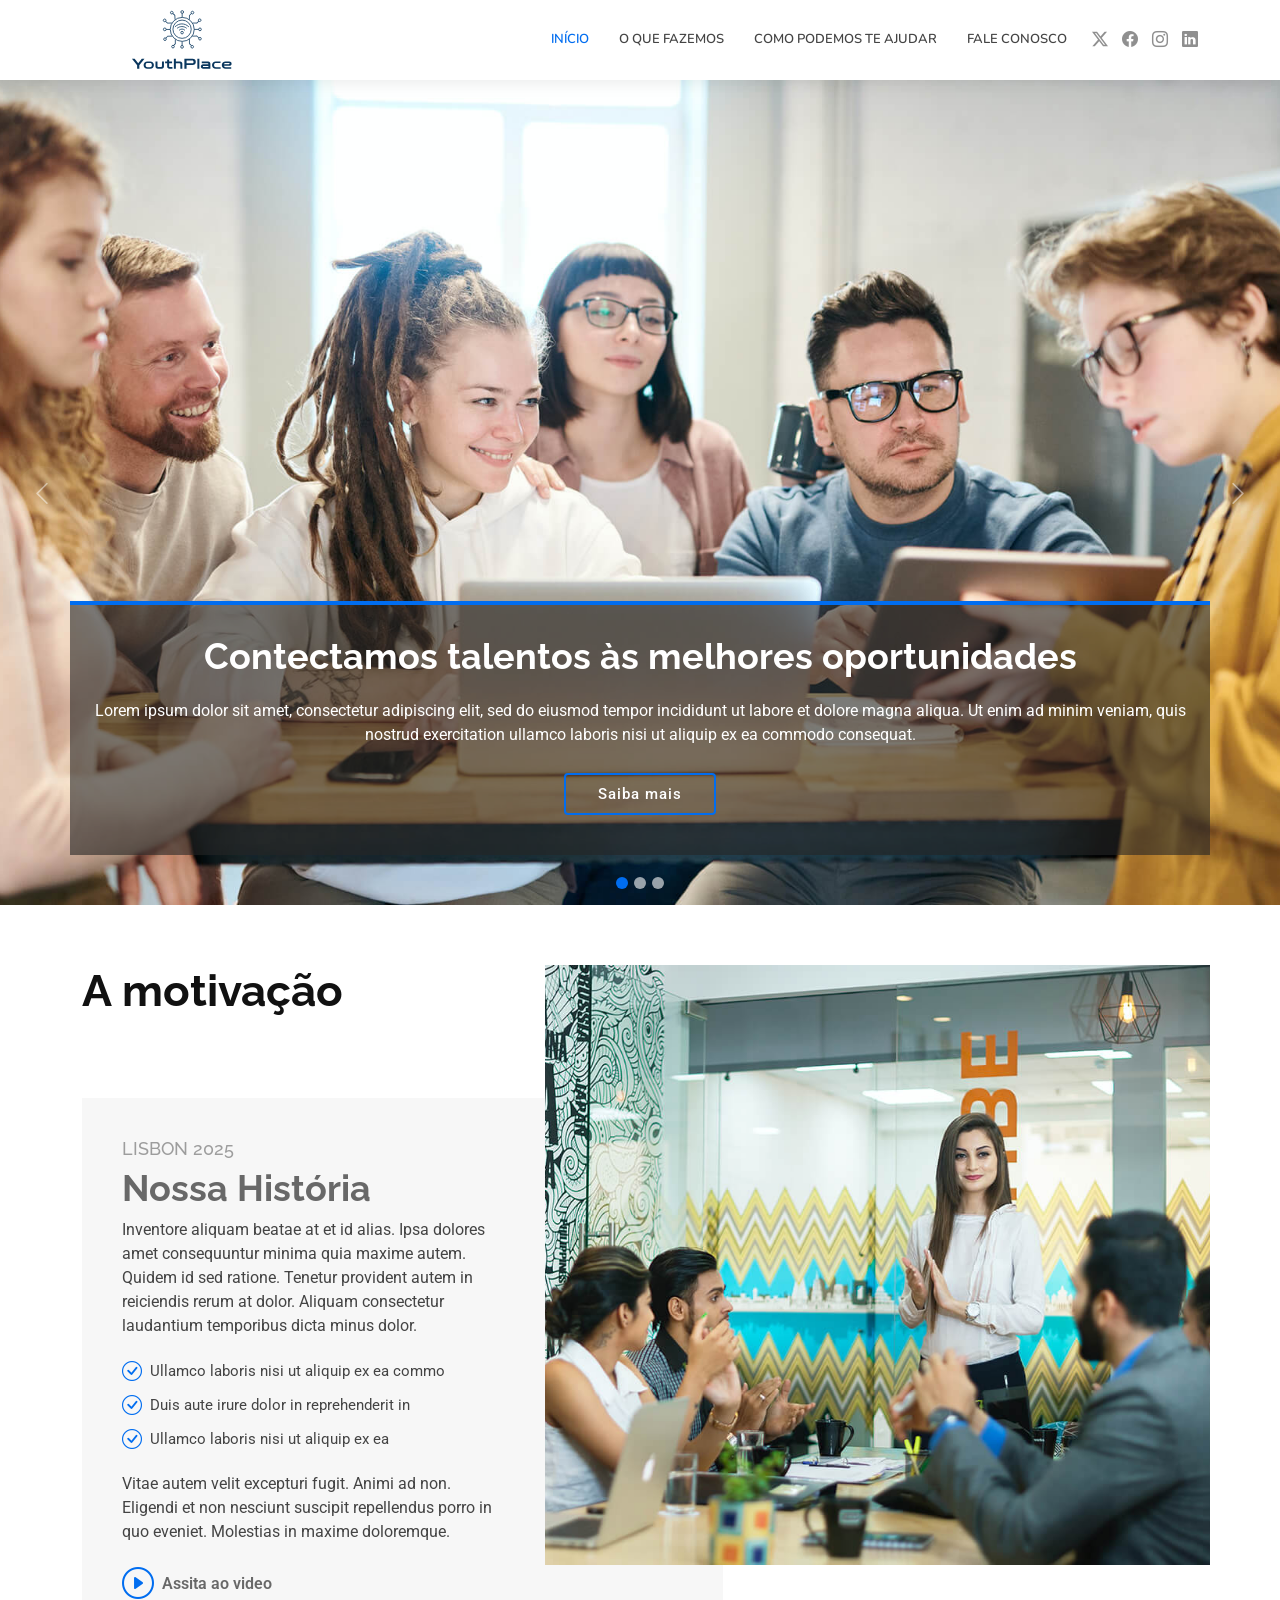
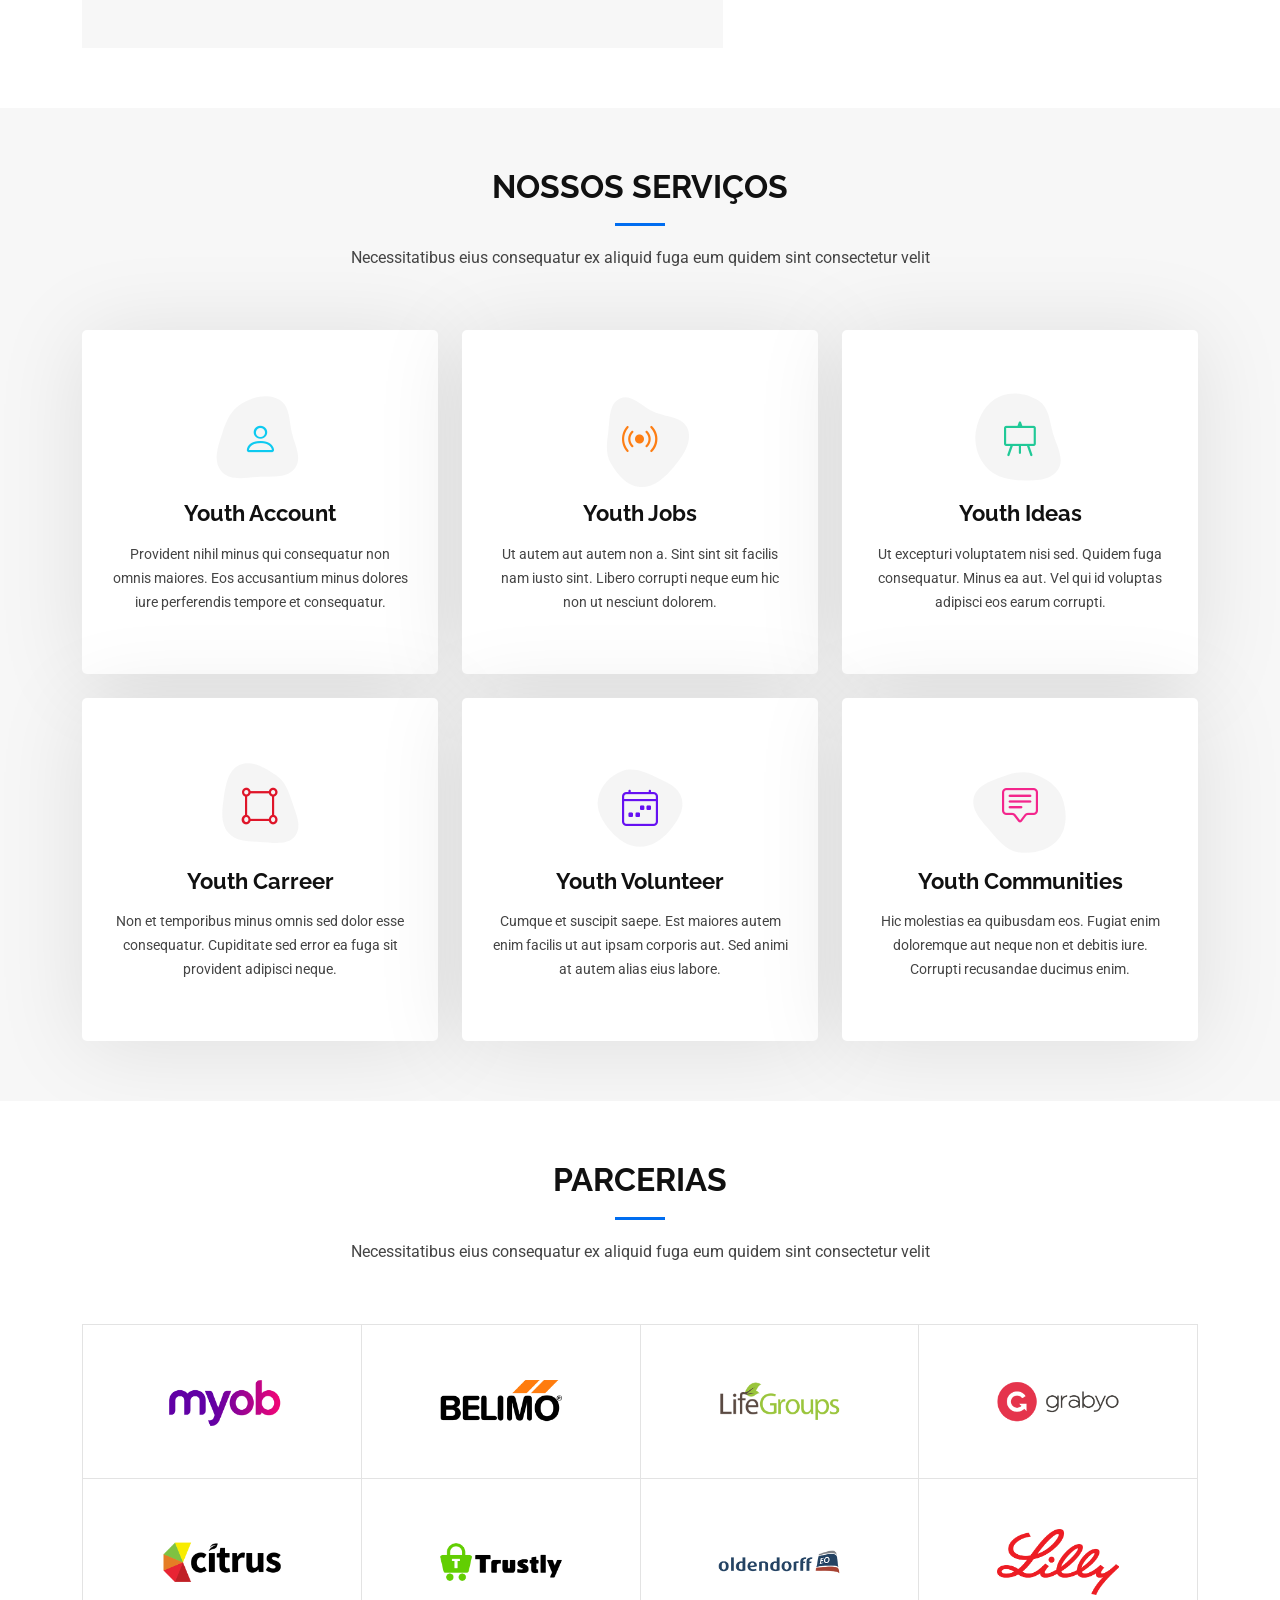
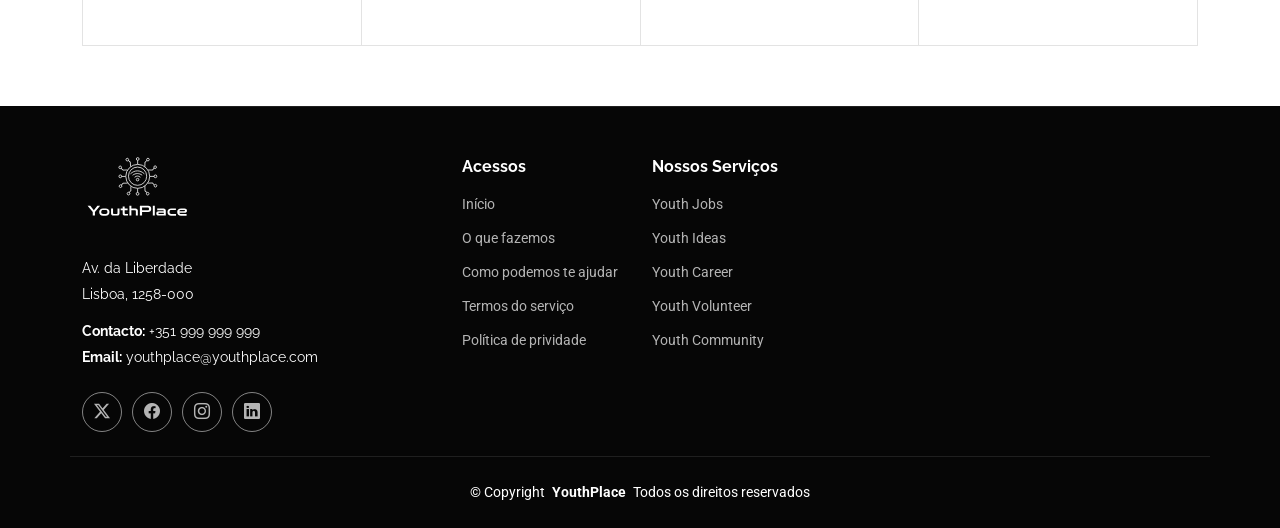
<file: index.html>
<!DOCTYPE html>
<html lang="en">
  <head>
    <meta charset="utf-8" />
    <meta content="width=device-width, initial-scale=1.0" name="viewport" />
    <title>YouthPlace</title>
    <meta name="description" content="" />
    <meta name="keywords" content="" />

    <!-- Favicons -->
    <link href="assets/img/favicon.png" rel="icon" />
    <link href="assets/img/apple-touch-icon.png" rel="apple-touch-icon" />

    <!-- Fonts -->
    <link href="https://fonts.googleapis.com" rel="preconnect" />
    <link href="https://fonts.gstatic.com" rel="preconnect" crossorigin />
    <link
      href="https://fonts.googleapis.com/css2?family=Roboto:ital,wght@0,100;0,300;0,400;0,500;0,700;0,900;1,100;1,300;1,400;1,500;1,700;1,900&family=Raleway:ital,wght@0,100;0,200;0,300;0,400;0,500;0,600;0,700;0,800;0,900;1,100;1,200;1,300;1,400;1,500;1,600;1,700;1,800;1,900&family=Nunito:ital,wght@0,200;0,300;0,400;0,500;0,600;0,700;0,800;0,900;1,200;1,300;1,400;1,500;1,600;1,700;1,800;1,900&display=swap"
      rel="stylesheet"
    />

    <!-- Vendor CSS Files -->
    <link href="assets/vendor/bootstrap/css/bootstrap.min.css" rel="stylesheet" />
    <link href="assets/vendor/bootstrap-icons/bootstrap-icons.css" rel="stylesheet" />
    <link href="assets/vendor/aos/aos.css" rel="stylesheet" />
    <link href="assets/vendor/glightbox/css/glightbox.min.css" rel="stylesheet" />
    <link href="assets/vendor/swiper/swiper-bundle.min.css" rel="stylesheet" />

    <!-- Main CSS File -->
    <link href="assets/css/main.css" rel="stylesheet" />
  </head>

  <body class="index-page">
    <header id="header" class="header d-flex align-items-center sticky-top">
      <div class="container position-relative d-flex align-items-center">
        <a href="index.html" class="logo d-flex align-items-center me-auto">
          <img src="./assets/img/youthplace_logo_azul.svg" alt="YouthPlace logo" style="width: 200px; height: 60px" />
        </a>

        <nav id="navmenu" class="navmenu">
          <ul>
            <li><a href="index.html#hero" class="active">Início</a></li>
            <li><a href="about.html">O que fazemos</a></li>
            <li class="dropdown">
              <a href="services.html"><span>Como podemos te ajudar</span> </a>
            </li>
            <li><a href="contact.html">Fale conosco</a></li>
          </ul>
          <i class="mobile-nav-toggle d-xl-none bi bi-list"></i>
        </nav>

        <div class="header-social-links">
          <a href="#" class="twitter"><i class="bi bi-twitter-x"></i></a>
          <a href="#" class="facebook"><i class="bi bi-facebook"></i></a>
          <a href="#" class="instagram"><i class="bi bi-instagram"></i></a>
          <a href="#" class="linkedin"><i class="bi bi-linkedin"></i></a>
        </div>
      </div>
    </header>

    <main class="main">
      <!-- Hero Section -->
      <section id="hero" class="hero section dark-background">
        <div id="hero-carousel" class="carousel slide carousel-fade" data-bs-ride="carousel" data-bs-interval="5000">
          <div class="carousel-item active">
            <img src="assets/img/hero-carousel/hero-carousel-1.jpg" alt="" />
            <div class="container">
              <h2>Contectamos talentos às melhores oportunidades</h2>
              <p>
                Lorem ipsum dolor sit amet, consectetur adipiscing elit, sed do eiusmod tempor incididunt ut labore et
                dolore magna aliqua. Ut enim ad minim veniam, quis nostrud exercitation ullamco laboris nisi ut aliquip
                ex ea commodo consequat.
              </p>
              <a href="about.html" class="btn-get-started">Saiba mais</a>
            </div>
          </div>
          <!-- End Carousel Item -->

          <div class="carousel-item">
            <img src="assets/img/hero-carousel/hero-carousel-2.jpg" alt="" />
            <div class="container">
              <h2>A orientação certa para crescer na sua profissão!</h2>
              <p>
                Nam libero tempore, cum soluta nobis est eligendi optio cumque nihil impedit quo minus id quod maxime
                placeat facere possimus, omnis voluptas assumenda est, omnis dolor repellendus. Temporibus autem
                quibusdam et aut officiis debitis aut.
              </p>
              <a href="about.html" class="btn-get-started">Saiba mais</a>
            </div>
          </div>
          <!-- End Carousel Item -->

          <div class="carousel-item">
            <img src="assets/img/hero-carousel/hero-carousel-3.jpg" alt="" />
            <div class="container">
              <h2>Junte-se a uma comunidade de jovens talentos e impulsione seu futuro!</h2>
              <p>
                Beatae vitae dicta sunt explicabo. Nemo enim ipsam voluptatem quia voluptas sit aspernatur aut odit aut
                fugit, sed quia consequuntur magni dolores eos qui ratione voluptatem sequi nesciunt omnis iste natus
                error sit voluptatem accusantium.
              </p>
              <a href="about.html" class="btn-get-started">Saiba mais</a>
            </div>
          </div>
          <!-- End Carousel Item -->

          <a class="carousel-control-prev" href="#hero-carousel" role="button" data-bs-slide="prev">
            <span class="carousel-control-prev-icon bi bi-chevron-left" aria-hidden="true"></span>
          </a>

          <a class="carousel-control-next" href="#hero-carousel" role="button" data-bs-slide="next">
            <span class="carousel-control-next-icon bi bi-chevron-right" aria-hidden="true"></span>
          </a>

          <ol class="carousel-indicators"></ol>
        </div>
      </section>
      <!-- /Hero Section -->

      <!-- About Section -->
      <section id="about" class="about section">
        <div class="container">
          <div class="row position-relative">
            <div class="col-lg-7 about-img" data-aos="zoom-out" data-aos-delay="200">
              <img src="assets/img/about.jpg" />
            </div>

            <div class="col-lg-7" data-aos="fade-up" data-aos-delay="100">
              <h2 class="inner-title">A motivação</h2>
              <div class="our-story">
                <h4>Lisbon 2025</h4>
                <h3>Nossa História</h3>
                <p>
                  Inventore aliquam beatae at et id alias. Ipsa dolores amet consequuntur minima quia maxime autem.
                  Quidem id sed ratione. Tenetur provident autem in reiciendis rerum at dolor. Aliquam consectetur
                  laudantium temporibus dicta minus dolor.
                </p>
                <ul>
                  <li><i class="bi bi-check-circle"></i> <span>Ullamco laboris nisi ut aliquip ex ea commo</span></li>
                  <li><i class="bi bi-check-circle"></i> <span>Duis aute irure dolor in reprehenderit in</span></li>
                  <li><i class="bi bi-check-circle"></i> <span>Ullamco laboris nisi ut aliquip ex ea</span></li>
                </ul>
                <p>
                  Vitae autem velit excepturi fugit. Animi ad non. Eligendi et non nesciunt suscipit repellendus porro
                  in quo eveniet. Molestias in maxime doloremque.
                </p>

                <div class="watch-video d-flex align-items-center position-relative">
                  <i class="bi bi-play-circle"></i>
                  <a href="https://www.youtube.com/watch?v=Y7f98aduVJ8" class="glightbox stretched-link"
                    >Assita ao video</a
                  >
                </div>
              </div>
            </div>
          </div>
        </div>
      </section>
      <!-- /About Section -->

      <!-- Services Section -->
      <section id="services" class="services section light-background">
        <div class="container section-title" data-aos="fade-up">
          <h2>Nossos Serviços</h2>
          <p>Necessitatibus eius consequatur ex aliquid fuga eum quidem sint consectetur velit</p>
        </div>
        <div class="container">
          <div class="row gy-4">
            <div class="col-lg-4 col-md-6" data-aos="fade-up" data-aos-delay="100">
              <div class="service-item item-cyan position-relative">
                <div class="icon">
                  <svg width="100" height="100" viewBox="0 0 600 600" xmlns="http://www.w3.org/2000/svg">
                    <path
                      stroke="none"
                      stroke-width="0"
                      fill="#f5f5f5"
                      d="M300,521.0016835830174C376.1290562159157,517.8887921683347,466.0731472004068,529.7835943286574,510.70327084640275,468.03025145048787C554.3714126377745,407.6079735673963,508.03601936045806,328.9844924480964,491.2728898941984,256.3432110539036C474.5976632858925,184.082847569629,479.9380746630129,96.60480741107993,416.23090153303,58.64404602377083C348.86323505073057,18.502131276798302,261.93793281208167,40.57373210992963,193.5410806939664,78.93577620505333C130.42746243093433,114.334589627462,98.30271207620316,179.96522072025542,76.75703585869454,249.04625023123273C51.97151888228291,328.5150500222984,13.704378332031375,421.85034740162234,66.52175969318436,486.19268352777647C119.04800174914682,550.1803526380478,217.28368757567262,524.383925680826,300,521.0016835830174"
                    ></path>
                  </svg>
                  <i class="bi bi-person"></i>
                </div>
                <a href="service-details.html" class="stretched-link">
                  <h3>Youth Account</h3>
                </a>
                <p>
                  Provident nihil minus qui consequatur non omnis maiores. Eos accusantium minus dolores iure
                  perferendis tempore et consequatur.
                </p>
              </div>
            </div>
            <!-- End Service Item -->

            <div class="col-lg-4 col-md-6" data-aos="fade-up" data-aos-delay="200">
              <div class="service-item item-orange position-relative">
                <div class="icon">
                  <svg width="100" height="100" viewBox="0 0 600 600" xmlns="http://www.w3.org/2000/svg">
                    <path
                      stroke="none"
                      stroke-width="0"
                      fill="#f5f5f5"
                      d="M300,582.0697525312426C382.5290701553225,586.8405444964366,449.9789794690241,525.3245884688669,502.5850820975895,461.55621195738473C556.606425686781,396.0723002908107,615.8543463187945,314.28637112970534,586.6730223649479,234.56875336149918C558.9533121215079,158.8439757836574,454.9685369536778,164.00468322053177,381.49747125262974,130.76875717737553C312.15926192815925,99.40240125094834,248.97055460311594,18.661163978235184,179.8680185752513,50.54337015887873C110.5421016452524,82.52863877960104,119.82277516462835,180.83849132639028,109.12597500060166,256.43424936330496C100.08760227029461,320.3096726198365,92.17705696193138,384.0621239912766,124.79988738764834,439.7174275375508C164.83382741302287,508.01625554203684,220.96474134820875,577.5009287672846,300,582.0697525312426"
                    ></path>
                  </svg>
                  <i class="bi bi-broadcast"></i>
                </div>
                <a href="service-details.html" class="stretched-link">
                  <h3>Youth Jobs</h3>
                </a>
                <p>
                  Ut autem aut autem non a. Sint sint sit facilis nam iusto sint. Libero corrupti neque eum hic non ut
                  nesciunt dolorem.
                </p>
              </div>
            </div>
            <!-- End Service Item -->

            <div class="col-lg-4 col-md-6" data-aos="fade-up" data-aos-delay="300">
              <div class="service-item item-teal position-relative">
                <div class="icon">
                  <svg width="100" height="100" viewBox="0 0 600 600" xmlns="http://www.w3.org/2000/svg">
                    <path
                      stroke="none"
                      stroke-width="0"
                      fill="#f5f5f5"
                      d="M300,541.5067337569781C382.14930387511276,545.0595476570109,479.8736841581634,548.3450877840088,526.4010558755058,480.5488172755941C571.5218469581645,414.80211281144784,517.5187510058486,332.0715597781072,496.52539010469104,255.14436215662573C477.37192572678356,184.95920475031193,473.57363656557914,105.61284051026155,413.0603344069578,65.22779650032875C343.27470386102294,18.654635553484475,251.2091493199835,5.337323636656869,175.0934190732945,40.62881213300186C97.87086631185822,76.43348514350839,51.98124368387456,156.15599469081315,36.44837278890362,239.84606092416172C21.716077023791087,319.22268207091537,43.775223500013084,401.1760424656574,96.891909868211,461.97329694683043C147.22146801428983,519.5804099606455,223.5754009179313,538.201503339737,300,541.5067337569781"
                    ></path>
                  </svg>
                  <i class="bi bi-easel"></i>
                </div>
                <a href="service-details.html" class="stretched-link">
                  <h3>Youth Ideas</h3>
                </a>
                <p>
                  Ut excepturi voluptatem nisi sed. Quidem fuga consequatur. Minus ea aut. Vel qui id voluptas adipisci
                  eos earum corrupti.
                </p>
              </div>
            </div>
            <!-- End Service Item -->

            <div class="col-lg-4 col-md-6" data-aos="fade-up" data-aos-delay="400">
              <div class="service-item item-red position-relative">
                <div class="icon">
                  <svg width="100" height="100" viewBox="0 0 600 600" xmlns="http://www.w3.org/2000/svg">
                    <path
                      stroke="none"
                      stroke-width="0"
                      fill="#f5f5f5"
                      d="M300,503.46388370962813C374.79870501325706,506.71871716319447,464.8034551963731,527.1746412648533,510.4981551193396,467.86667711651364C555.9287308511215,408.9015244558933,512.6030010748507,327.5744911775523,490.211057578863,256.5855673507754C471.097692560561,195.9906835881958,447.69079081568157,138.11976852964426,395.19560036434837,102.3242989838813C329.3053358748298,57.3949838291264,248.02791733380457,8.279543830951368,175.87071277845988,42.242879143198664C103.41431057327972,76.34704239035025,93.79494320519305,170.9812938413882,81.28167332365135,250.07896920659033C70.17666984294237,320.27484674793965,64.84698225790005,396.69656628748305,111.28512138212992,450.4950937839243C156.20124167950087,502.5303643271138,231.32542653798444,500.4755392045468,300,503.46388370962813"
                    ></path>
                  </svg>
                  <i class="bi bi-bounding-box-circles"></i>
                </div>
                <a href="service-details.html" class="stretched-link">
                  <h3>Youth Carreer</h3>
                </a>
                <p>
                  Non et temporibus minus omnis sed dolor esse consequatur. Cupiditate sed error ea fuga sit provident
                  adipisci neque.
                </p>
                <a href="service-details.html" class="stretched-link"></a>
              </div>
            </div>
            <!-- End Service Item -->

            <div class="col-lg-4 col-md-6" data-aos="fade-up" data-aos-delay="500">
              <div class="service-item item-indigo position-relative">
                <div class="icon">
                  <svg width="100" height="100" viewBox="0 0 600 600" xmlns="http://www.w3.org/2000/svg">
                    <path
                      stroke="none"
                      stroke-width="0"
                      fill="#f5f5f5"
                      d="M300,532.3542879108572C369.38199826031484,532.3153073249985,429.10787420159085,491.63046689027357,474.5244479745417,439.17860296908856C522.8885846962883,383.3225815378663,569.1668002868075,314.3205725914397,550.7432151929288,242.7694973846089C532.6665558377875,172.5657663291529,456.2379748765914,142.6223662098291,390.3689995646985,112.34683881706744C326.66090330228417,83.06452184765237,258.84405631176094,53.51806209861945,193.32584062364296,78.48882559362697C121.61183558270385,105.82097193414197,62.805066853699245,167.19869350419734,48.57481801355237,242.6138429142374C34.843463184063346,315.3850353017275,76.69343916112496,383.4422959591041,125.22947124332185,439.3748458443577C170.7312796277747,491.8107796887764,230.57421082200815,532.3932930995766,300,532.3542879108572"
                    ></path>
                  </svg>
                  <i class="bi bi-calendar4-week icon"></i>
                </div>
                <a href="service-details.html" class="stretched-link">
                  <h3>Youth Volunteer</h3>
                </a>
                <p>
                  Cumque et suscipit saepe. Est maiores autem enim facilis ut aut ipsam corporis aut. Sed animi at autem
                  alias eius labore.
                </p>
                <a href="service-details.html" class="stretched-link"></a>
              </div>
            </div>
            <!-- End Service Item -->

            <div class="col-lg-4 col-md-6" data-aos="fade-up" data-aos-delay="600">
              <div class="service-item item-pink position-relative">
                <div class="icon">
                  <svg width="100" height="100" viewBox="0 0 600 600" xmlns="http://www.w3.org/2000/svg">
                    <path
                      stroke="none"
                      stroke-width="0"
                      fill="#f5f5f5"
                      d="M300,566.797414625762C385.7384707136149,576.1784315230908,478.7894351017131,552.8928747891023,531.9192734346935,484.94944893311C584.6109503024035,417.5663521118492,582.489472248146,322.67544863468447,553.9536738515405,242.03673114598146C529.1557734026468,171.96086150256528,465.24506316201064,127.66468636344209,395.9583748389544,100.7403814666027C334.2173773831606,76.7482773500951,269.4350130405921,84.62216499799875,207.1952322260088,107.2889140133804C132.92018162631612,134.33871894543012,41.79353780512637,160.00259165414826,22.644507872594943,236.69541883565114C3.319112789854554,314.0945973066697,72.72355303640163,379.243833228382,124.04198916343866,440.3218312028393C172.9286146004772,498.5055451809895,224.45579914871206,558.5317968840102,300,566.797414625762"
                    ></path>
                  </svg>
                  <i class="bi bi-chat-square-text"></i>
                </div>
                <a href="service-details.html" class="stretched-link">
                  <h3>Youth Communities</h3>
                </a>
                <p>
                  Hic molestias ea quibusdam eos. Fugiat enim doloremque aut neque non et debitis iure. Corrupti
                  recusandae ducimus enim.
                </p>
                <a href="service-details.html" class="stretched-link"></a>
              </div>
            </div>
            <!-- End Service Item -->
          </div>
        </div>
      </section>
      <!-- /Services Section -->

      <!-- Portfolio Section -->
      <!-- <section id="portfolio" class="portfolio section">
        <div class="container section-title" data-aos="fade-up">
          <h2>Portfolio</h2>
          <p>Necessitatibus eius consequatur ex aliquid fuga eum quidem sint consectetur velit</p>
        </div>

        <div class="container">
          <div class="isotope-layout" data-default-filter="*" data-layout="masonry" data-sort="original-order">
            <ul class="portfolio-filters isotope-filters" data-aos="fade-up" data-aos-delay="100">
              <li data-filter="*" class="filter-active">All</li>
              <li data-filter=".filter-app">App</li>
              <li data-filter=".filter-product">Card</li>
              <li data-filter=".filter-branding">Web</li>
            </ul>

            <div class="row gy-4 isotope-container" data-aos="fade-up" data-aos-delay="200">
              <div class="col-lg-4 col-md-6 portfolio-item isotope-item filter-app">
                <img src="assets/img/masonry-portfolio/masonry-portfolio-1.jpg" class="img-fluid" alt="" />
                <div class="portfolio-info">
                  <h4>App 1</h4>
                  <p>Lorem ipsum, dolor sit</p>
                  <a
                    href="assets/img/masonry-portfolio/masonry-portfolio-1.jpg"
                    title="App 1"
                    data-gallery="portfolio-gallery-app"
                    class="glightbox preview-link"
                    ><i class="bi bi-zoom-in"></i
                  ></a>
                  <a href="portfolio-details.html" title="More Details" class="details-link"
                    ><i class="bi bi-link-45deg"></i
                  ></a>
                </div>
              </div>

              <div class="col-lg-4 col-md-6 portfolio-item isotope-item filter-product">
                <img src="assets/img/masonry-portfolio/masonry-portfolio-2.jpg" class="img-fluid" alt="" />
                <div class="portfolio-info">
                  <h4>Product 1</h4>
                  <p>Lorem ipsum, dolor sit</p>
                  <a
                    href="assets/img/masonry-portfolio/masonry-portfolio-2.jpg"
                    title="Product 1"
                    data-gallery="portfolio-gallery-product"
                    class="glightbox preview-link"
                    ><i class="bi bi-zoom-in"></i
                  ></a>
                  <a href="portfolio-details.html" title="More Details" class="details-link"
                    ><i class="bi bi-link-45deg"></i
                  ></a>
                </div>
              </div>

              <div class="col-lg-4 col-md-6 portfolio-item isotope-item filter-branding">
                <img src="assets/img/masonry-portfolio/masonry-portfolio-3.jpg" class="img-fluid" alt="" />
                <div class="portfolio-info">
                  <h4>Branding 1</h4>
                  <p>Lorem ipsum, dolor sit</p>
                  <a
                    href="assets/img/masonry-portfolio/masonry-portfolio-3.jpg"
                    title="Branding 1"
                    data-gallery="portfolio-gallery-branding"
                    class="glightbox preview-link"
                    ><i class="bi bi-zoom-in"></i
                  ></a>
                  <a href="portfolio-details.html" title="More Details" class="details-link"
                    ><i class="bi bi-link-45deg"></i
                  ></a>
                </div>
              </div>

              <div class="col-lg-4 col-md-6 portfolio-item isotope-item filter-app">
                <img src="assets/img/masonry-portfolio/masonry-portfolio-4.jpg" class="img-fluid" alt="" />
                <div class="portfolio-info">
                  <h4>App 2</h4>
                  <p>Lorem ipsum, dolor sit</p>
                  <a
                    href="assets/img/masonry-portfolio/masonry-portfolio-4.jpg"
                    title="App 2"
                    data-gallery="portfolio-gallery-app"
                    class="glightbox preview-link"
                    ><i class="bi bi-zoom-in"></i
                  ></a>
                  <a href="portfolio-details.html" title="More Details" class="details-link"
                    ><i class="bi bi-link-45deg"></i
                  ></a>
                </div>
              </div>

              <div class="col-lg-4 col-md-6 portfolio-item isotope-item filter-product">
                <img src="assets/img/masonry-portfolio/masonry-portfolio-5.jpg" class="img-fluid" alt="" />
                <div class="portfolio-info">
                  <h4>Product 2</h4>
                  <p>Lorem ipsum, dolor sit</p>
                  <a
                    href="assets/img/masonry-portfolio/masonry-portfolio-5.jpg"
                    title="Product 2"
                    data-gallery="portfolio-gallery-product"
                    class="glightbox preview-link"
                    ><i class="bi bi-zoom-in"></i
                  ></a>
                  <a href="portfolio-details.html" title="More Details" class="details-link"
                    ><i class="bi bi-link-45deg"></i
                  ></a>
                </div>
              </div>

              <div class="col-lg-4 col-md-6 portfolio-item isotope-item filter-branding">
                <img src="assets/img/masonry-portfolio/masonry-portfolio-6.jpg" class="img-fluid" alt="" />
                <div class="portfolio-info">
                  <h4>Branding 2</h4>
                  <p>Lorem ipsum, dolor sit</p>
                  <a
                    href="assets/img/masonry-portfolio/masonry-portfolio-6.jpg"
                    title="Branding 2"
                    data-gallery="portfolio-gallery-branding"
                    class="glightbox preview-link"
                    ><i class="bi bi-zoom-in"></i
                  ></a>
                  <a href="portfolio-details.html" title="More Details" class="details-link"
                    ><i class="bi bi-link-45deg"></i
                  ></a>
                </div>
              </div>

              <div class="col-lg-4 col-md-6 portfolio-item isotope-item filter-app">
                <img src="assets/img/masonry-portfolio/masonry-portfolio-7.jpg" class="img-fluid" alt="" />
                <div class="portfolio-info">
                  <h4>App 3</h4>
                  <p>Lorem ipsum, dolor sit</p>
                  <a
                    href="assets/img/masonry-portfolio/masonry-portfolio-7.jpg"
                    title="App 3"
                    data-gallery="portfolio-gallery-app"
                    class="glightbox preview-link"
                    ><i class="bi bi-zoom-in"></i
                  ></a>
                  <a href="portfolio-details.html" title="More Details" class="details-link"
                    ><i class="bi bi-link-45deg"></i
                  ></a>
                </div>
              </div>

              <div class="col-lg-4 col-md-6 portfolio-item isotope-item filter-product">
                <img src="assets/img/masonry-portfolio/masonry-portfolio-8.jpg" class="img-fluid" alt="" />
                <div class="portfolio-info">
                  <h4>Product 3</h4>
                  <p>Lorem ipsum, dolor sit</p>
                  <a
                    href="assets/img/masonry-portfolio/masonry-portfolio-8.jpg"
                    title="Product 3"
                    data-gallery="portfolio-gallery-product"
                    class="glightbox preview-link"
                    ><i class="bi bi-zoom-in"></i
                  ></a>
                  <a href="portfolio-details.html" title="More Details" class="details-link"
                    ><i class="bi bi-link-45deg"></i
                  ></a>
                </div>
              </div>

              <div class="col-lg-4 col-md-6 portfolio-item isotope-item filter-branding">
                <img src="assets/img/masonry-portfolio/masonry-portfolio-9.jpg" class="img-fluid" alt="" />
                <div class="portfolio-info">
                  <h4>Branding 3</h4>
                  <p>Lorem ipsum, dolor sit</p>
                  <a
                    href="assets/img/masonry-portfolio/masonry-portfolio-9.jpg"
                    title="Branding 2"
                    data-gallery="portfolio-gallery-branding"
                    class="glightbox preview-link"
                    ><i class="bi bi-zoom-in"></i
                  ></a>
                  <a href="portfolio-details.html" title="More Details" class="details-link"
                    ><i class="bi bi-link-45deg"></i
                  ></a>
                </div>
              </div>
            </div>
          </div>
        </div>
      </section> -->
      <!-- /Portfolio Section -->

      <!-- Clients Section -->
      <section id="clients" class="clients section">
        <!-- Section Title -->
        <div class="container section-title" data-aos="fade-up">
          <h2>Parcerias</h2>
          <p>Necessitatibus eius consequatur ex aliquid fuga eum quidem sint consectetur velit</p>
        </div>
        <!-- End Section Title -->

        <div class="container" data-aos="fade-up" data-aos-delay="100">
          <div class="row g-0 clients-wrap">
            <div class="col-xl-3 col-md-4 client-logo">
              <img src="assets/img/clients/client-1.png" class="img-fluid" alt="" />
            </div>
            <!-- End Client Item -->

            <div class="col-xl-3 col-md-4 client-logo">
              <img src="assets/img/clients/client-2.png" class="img-fluid" alt="" />
            </div>
            <!-- End Client Item -->

            <div class="col-xl-3 col-md-4 client-logo">
              <img src="assets/img/clients/client-3.png" class="img-fluid" alt="" />
            </div>
            <!-- End Client Item -->

            <div class="col-xl-3 col-md-4 client-logo">
              <img src="assets/img/clients/client-4.png" class="img-fluid" alt="" />
            </div>
            <!-- End Client Item -->

            <div class="col-xl-3 col-md-4 client-logo">
              <img src="assets/img/clients/client-5.png" class="img-fluid" alt="" />
            </div>
            <!-- End Client Item -->

            <div class="col-xl-3 col-md-4 client-logo">
              <img src="assets/img/clients/client-6.png" class="img-fluid" alt="" />
            </div>
            <!-- End Client Item -->

            <div class="col-xl-3 col-md-4 client-logo">
              <img src="assets/img/clients/client-7.png" class="img-fluid" alt="" />
            </div>
            <!-- End Client Item -->

            <div class="col-xl-3 col-md-4 client-logo">
              <img src="assets/img/clients/client-8.png" class="img-fluid" alt="" />
            </div>
            <!-- End Client Item -->
          </div>
        </div>
      </section>
      <!-- /Clients Section -->
    </main>

    <footer id="footer" class="footer dark-background">
      <div class="container footer-top">
        <div class="row gy-4">
          <div class="col-lg-4 col-md-6 footer-about">
            <a href="index.html" class="logo d-flex align-items-center">
              <!-- <span class="sitename">Company</span> -->
              <img src="./assets/img/youthplace_logo_branco.svg" alt="YouthPlace" />
            </a>
            <div class="footer-contact pt-3">
              <p>Av. da Liberdade</p>
              <p>Lisboa, 1258-000</p>
              <p class="mt-3"><strong>Contacto:</strong> <span>+351 999 999 999</span></p>
              <p><strong>Email:</strong> <span>youthplace@youthplace.com</span></p>
            </div>
            <div class="social-links d-flex mt-4">
              <a href=""><i class="bi bi-twitter-x"></i></a>
              <a href=""><i class="bi bi-facebook"></i></a>
              <a href=""><i class="bi bi-instagram"></i></a>
              <a href=""><i class="bi bi-linkedin"></i></a>
            </div>
          </div>

          <div class="col-lg-2 col-md-3 footer-links">
            <h4>Acessos</h4>
            <ul>
              <li><a href="#">Início</a></li>
              <li><a href="#">O que fazemos</a></li>
              <li><a href="#">Como podemos te ajudar</a></li>
              <li><a href="#">Termos do serviço</a></li>
              <li><a href="#">Política de prividade</a></li>
            </ul>
          </div>

          <div class="col-lg-2 col-md-3 footer-links">
            <h4>Nossos Serviços</h4>
            <ul>
              <li><a href="#">Youth Jobs</a></li>
              <li><a href="#">Youth Ideas</a></li>
              <li><a href="#">Youth Career</a></li>
              <li><a href="#">Youth Volunteer</a></li>
              <li><a href="#">Youth Community</a></li>
            </ul>
          </div>

          <!-- <div class="col-lg-4 col-md-12 footer-newsletter">
            <h4>Our Newsletter</h4>
            <p>Subscribe to our newsletter and receive the latest news about our products and services!</p>
            <form action="forms/newsletter.php" method="post" class="php-email-form">
              <div class="newsletter-form">
                <input type="email" name="email" /><input type="submit" value="Subscribe" />
              </div>
              <div class="loading">Loading</div>
              <div class="error-message"></div>
              <div class="sent-message">Your subscription request has been sent. Thank you!</div>
            </form>
          </div> -->
        </div>
      </div>

      <div class="container copyright text-center mt-4">
        <p>
          © <span>Copyright</span> <strong class="px-1 sitename">YouthPlace</strong>
          <span>Todos os direitos reservados</span>
        </p>
      </div>
    </footer>

    <!-- Scroll Top -->
    <a href="#" id="scroll-top" class="scroll-top d-flex align-items-center justify-content-center"
      ><i class="bi bi-arrow-up-short"></i
    ></a>

    <!-- Preloader -->
    <div id="preloader"></div>

    <!-- Vendor JS Files -->
    <script src="assets/vendor/bootstrap/js/bootstrap.bundle.min.js"></script>
    <script src="assets/vendor/php-email-form/validate.js"></script>
    <script src="assets/vendor/aos/aos.js"></script>
    <script src="assets/vendor/glightbox/js/glightbox.min.js"></script>
    <script src="assets/vendor/imagesloaded/imagesloaded.pkgd.min.js"></script>
    <script src="assets/vendor/isotope-layout/isotope.pkgd.min.js"></script>
    <script src="assets/vendor/waypoints/noframework.waypoints.js"></script>
    <script src="assets/vendor/swiper/swiper-bundle.min.js"></script>

    <!-- Main JS File -->
    <script src="assets/js/main.js"></script>
  </body>
</html>
</file>
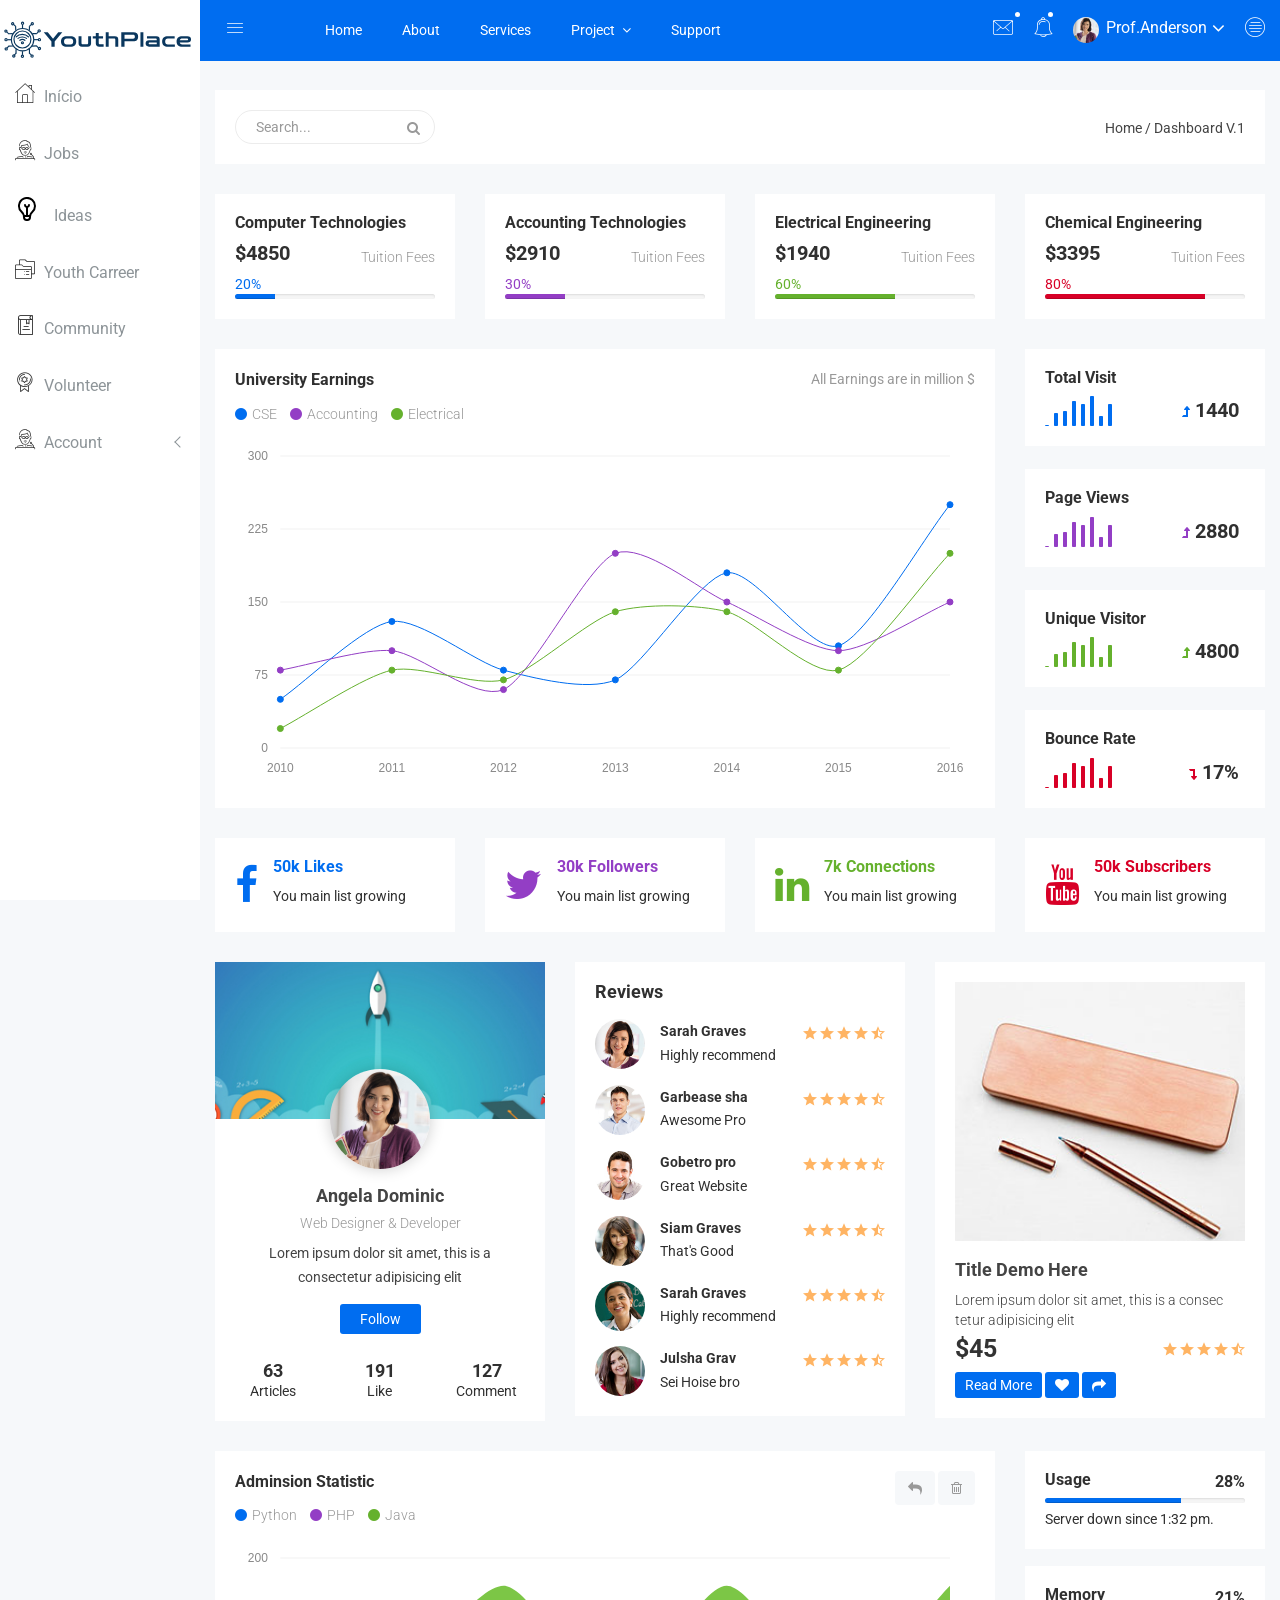
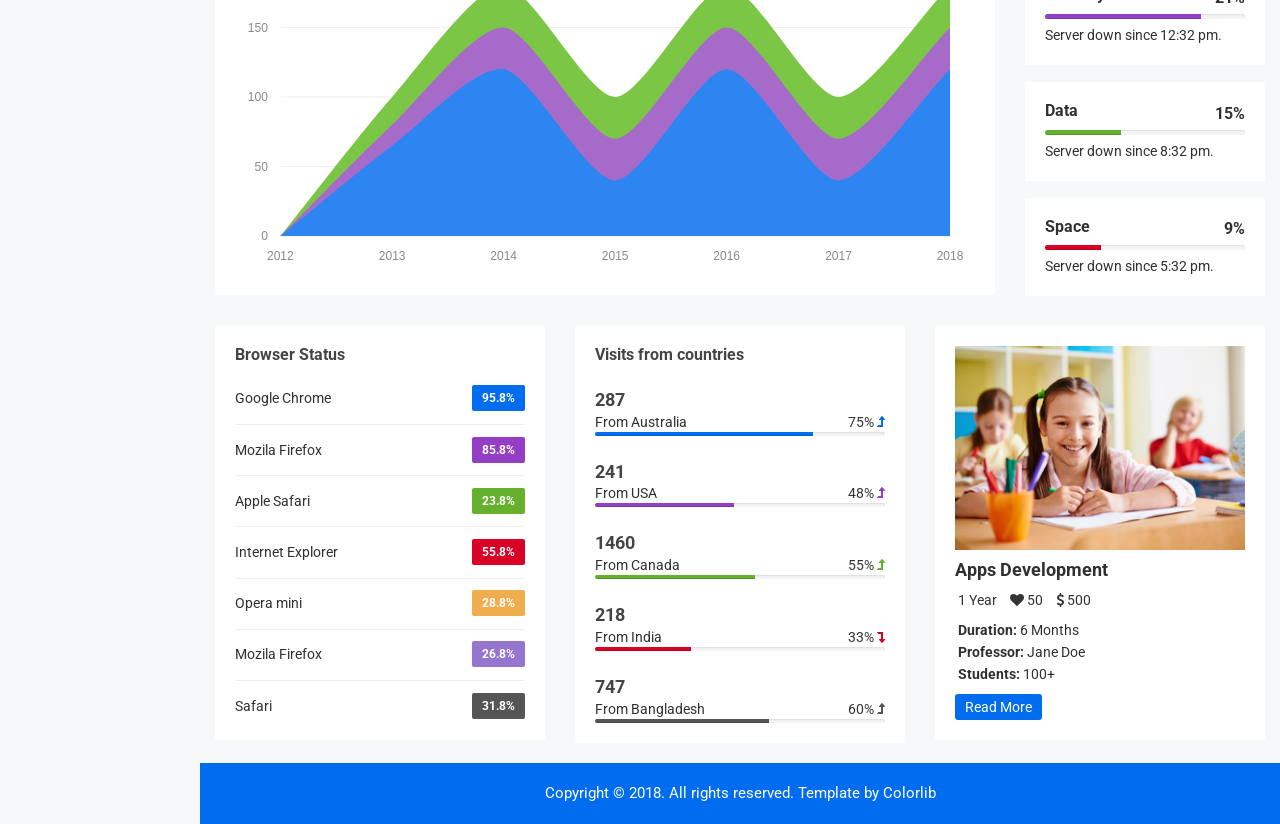
<file: youthplace1/index.html>
<!DOCTYPE html>
<html class="no-js" lang="pt-PT">
  <head>
    <meta charset="utf-8" />
    <meta http-equiv="x-ua-compatible" content="ie=edge" />
    <title>YouthPlace - Conectando Talentos as melhores oportunidades</title>
    <meta name="description" content="" />
    <meta name="viewport" content="width=device-width, initial-scale=1" />
    <!-- favicon
		============================================ -->
    <link rel="shortcut icon" type="image/x-icon" href="img/favicon.ico" />
    <!-- Google Fonts
		============================================ -->
    <link href="https://fonts.googleapis.com/css?family=Roboto:100,300,400,700,900" rel="stylesheet" />
    <!-- Bootstrap CSS
		============================================ -->
    <link rel="stylesheet" href="css/bootstrap.min.css" />
    <!-- Bootstrap CSS
		============================================ -->
    <link rel="stylesheet" href="css/font-awesome.min.css" />
    <!-- owl.carousel CSS
		============================================ -->
    <link rel="stylesheet" href="css/owl.carousel.css" />
    <link rel="stylesheet" href="css/owl.theme.css" />
    <link rel="stylesheet" href="css/owl.transitions.css" />
    <!-- animate CSS
		============================================ -->
    <link rel="stylesheet" href="css/animate.css" />
    <!-- normalize CSS
		============================================ -->
    <link rel="stylesheet" href="css/normalize.css" />
    <!-- meanmenu icon CSS
		============================================ -->
    <link rel="stylesheet" href="css/meanmenu.min.css" />
    <!-- main CSS
		============================================ -->
    <link rel="stylesheet" href="css/main.css" />
    <!-- educate icon CSS
		============================================ -->
    <link rel="stylesheet" href="css/educate-custon-icon.css" />
    <!-- morrisjs CSS
		============================================ -->
    <link rel="stylesheet" href="css/morrisjs/morris.css" />
    <!-- mCustomScrollbar CSS
		============================================ -->
    <link rel="stylesheet" href="css/scrollbar/jquery.mCustomScrollbar.min.css" />
    <!-- metisMenu CSS
		============================================ -->
    <link rel="stylesheet" href="css/metisMenu/metisMenu.min.css" />
    <link rel="stylesheet" href="css/metisMenu/metisMenu-vertical.css" />
    <!-- calendar CSS
		============================================ -->
    <link rel="stylesheet" href="css/calendar/fullcalendar.min.css" />
    <link rel="stylesheet" href="css/calendar/fullcalendar.print.min.css" />
    <!-- style CSS
		============================================ -->
    <link rel="stylesheet" href="style.css" />
    <!-- responsive CSS
		============================================ -->
    <link rel="stylesheet" href="css/responsive.css" />
    <!-- modernizr JS
		============================================ -->
    <script src="js/vendor/modernizr-2.8.3.min.js"></script>
  </head>

  <body>
    <!--[if lt IE 8]>
      <p class="browserupgrade">
        You are using an <strong>outdated</strong> browser. Please upgrade your browser to improve your experience.
      </p>
    <![endif]-->
    <!-- Start Left menu area -->
    <div class="left-sidebar-pro">
      <nav id="sidebar" class="">
        <div class="sidebar-header">
          <a href="index.html"><img class="main-logo" src="img/logo/youthplace_logo_logado.svg" alt="" /></a>
          <strong
            ><a href="index.html"><img src="img/logo/logosn.png" alt="" /></a
          ></strong>
        </div>
        <div class="left-custom-menu-adp-wrap comment-scrollbar">
          <nav class="sidebar-nav left-sidebar-menu-pro">
            <ul class="metismenu" id="menu1">
              <li>
                <a href="index.html" aria-expanded="false">
                  <span class="educate-icon educate-home icon-wrap"></span>
                  <span class="mini-click-non">Início</span>
                </a>
              </li>
              <li>
                <a href="all-professors.html" aria-expanded="false"
                  ><span class="educate-icon educate-professor icon-wrap"></span>
                  <span class="mini-click-non">Jobs</span></a
                >
              </li>
              <li>
                <a href="all-students.html" aria-expanded="false"
                  ><span class="educate-icon lamp-icon icon-wrap"> </span> <span class="mini-click-non">Ideas</span></a
                >
              </li>
              <li>
                <a href="all-courses.html" aria-expanded="false"
                  ><span class="educate-icon educate-course icon-wrap"></span>
                  <span class="mini-click-non">Youth Carreer</span></a
                >
              </li>
              <li>
                <a href="all-courses.html" aria-expanded="false"
                  ><span class="educate-icon educate-library icon-wrap"></span>
                  <span class="mini-click-non">Community</span></a
                >
              </li>
              <li>
                <a href="all-courses.html" aria-expanded="false"
                  ><span class="educate-icon educate-department icon-wrap"></span>
                  <span class="mini-click-non">Volunteer</span></a
                >
              </li>

              <li id="removable">
                <a class="has-arrow" href="#" aria-expanded="false"
                  ><span class="educate-icon educate-professor icon-wrap"></span>
                  <span class="mini-click-non">Account</span></a
                >
                <ul class="submenu-angle page-mini-nb-dp" aria-expanded="false">
                  <li>
                    <a title="Login" href="login.html"><span class="mini-sub-pro">Login</span></a>
                  </li>
                  <li>
                    <a title="Register" href="register.html"><span class="mini-sub-pro">Register</span></a>
                  </li>
                  <li>
                    <a title="Password Recovery" href="password-recovery.html"
                      ><span class="mini-sub-pro">Password Recovery</span></a
                    >
                  </li>
                </ul>
              </li>
            </ul>
          </nav>
        </div>
      </nav>
    </div>
    <!-- End Left menu area -->
    <!-- Start Welcome area -->
    <div class="all-content-wrapper">
      <div class="container-fluid">
        <div class="row">
          <div class="col-lg-12 col-md-12 col-sm-12 col-xs-12">
            <div class="logo-pro">
              <a href="index.html"><img class="main-logo" src="img/logo/logo.png" alt="" /></a>
            </div>
          </div>
        </div>
      </div>
      <div class="header-advance-area">
        <div class="header-top-area">
          <div class="container-fluid">
            <div class="row">
              <div class="col-lg-12 col-md-12 col-sm-12 col-xs-12">
                <div class="header-top-wraper">
                  <div class="row">
                    <div class="col-lg-1 col-md-0 col-sm-1 col-xs-12">
                      <div class="menu-switcher-pro">
                        <button
                          type="button"
                          id="sidebarCollapse"
                          class="btn bar-button-pro header-drl-controller-btn btn-info navbar-btn"
                        >
                          <i class="educate-icon educate-nav"></i>
                        </button>
                      </div>
                    </div>
                    <div class="col-lg-6 col-md-7 col-sm-6 col-xs-12">
                      <div class="header-top-menu tabl-d-n">
                        <ul class="nav navbar-nav mai-top-nav">
                          <li class="nav-item"><a href="#" class="nav-link">Home</a></li>
                          <li class="nav-item"><a href="#" class="nav-link">About</a></li>
                          <li class="nav-item"><a href="#" class="nav-link">Services</a></li>
                          <li class="nav-item dropdown res-dis-nn">
                            <a
                              href="#"
                              data-toggle="dropdown"
                              role="button"
                              aria-expanded="false"
                              class="nav-link dropdown-toggle"
                              >Project <span class="angle-down-topmenu"><i class="fa fa-angle-down"></i></span
                            ></a>
                            <div role="menu" class="dropdown-menu animated zoomIn">
                              <a href="#" class="dropdown-item">Documentation</a>
                              <a href="#" class="dropdown-item">Expert Backend</a>
                              <a href="#" class="dropdown-item">Expert FrontEnd</a>
                              <a href="#" class="dropdown-item">Contact Support</a>
                            </div>
                          </li>
                          <li class="nav-item"><a href="#" class="nav-link">Support</a></li>
                        </ul>
                      </div>
                    </div>
                    <div class="col-lg-5 col-md-5 col-sm-12 col-xs-12">
                      <div class="header-right-info">
                        <ul class="nav navbar-nav mai-top-nav header-right-menu">
                          <li class="nav-item dropdown">
                            <a
                              href="#"
                              data-toggle="dropdown"
                              role="button"
                              aria-expanded="false"
                              class="nav-link dropdown-toggle"
                              ><i class="educate-icon educate-message edu-chat-pro" aria-hidden="true"></i
                              ><span class="indicator-ms"></span
                            ></a>
                            <div role="menu" class="author-message-top dropdown-menu animated zoomIn">
                              <div class="message-single-top">
                                <h1>Message</h1>
                              </div>
                              <ul class="message-menu">
                                <li>
                                  <a href="#">
                                    <div class="message-img">
                                      <img src="img/contact/1.jpg" alt="" />
                                    </div>
                                    <div class="message-content">
                                      <span class="message-date">16 Sept</span>
                                      <h2>Advanda Cro</h2>
                                      <p>Please done this project as soon possible.</p>
                                    </div>
                                  </a>
                                </li>
                                <li>
                                  <a href="#">
                                    <div class="message-img">
                                      <img src="img/contact/4.jpg" alt="" />
                                    </div>
                                    <div class="message-content">
                                      <span class="message-date">16 Sept</span>
                                      <h2>Sulaiman din</h2>
                                      <p>Please done this project as soon possible.</p>
                                    </div>
                                  </a>
                                </li>
                                <li>
                                  <a href="#">
                                    <div class="message-img">
                                      <img src="img/contact/3.jpg" alt="" />
                                    </div>
                                    <div class="message-content">
                                      <span class="message-date">16 Sept</span>
                                      <h2>Victor Jara</h2>
                                      <p>Please done this project as soon possible.</p>
                                    </div>
                                  </a>
                                </li>
                                <li>
                                  <a href="#">
                                    <div class="message-img">
                                      <img src="img/contact/2.jpg" alt="" />
                                    </div>
                                    <div class="message-content">
                                      <span class="message-date">16 Sept</span>
                                      <h2>Victor Jara</h2>
                                      <p>Please done this project as soon possible.</p>
                                    </div>
                                  </a>
                                </li>
                              </ul>
                              <div class="message-view">
                                <a href="#">View All Messages</a>
                              </div>
                            </div>
                          </li>
                          <li class="nav-item">
                            <a
                              href="#"
                              data-toggle="dropdown"
                              role="button"
                              aria-expanded="false"
                              class="nav-link dropdown-toggle"
                              ><i class="educate-icon educate-bell" aria-hidden="true"></i
                              ><span class="indicator-nt"></span
                            ></a>
                            <div role="menu" class="notification-author dropdown-menu animated zoomIn">
                              <div class="notification-single-top">
                                <h1>Notifications</h1>
                              </div>
                              <ul class="notification-menu">
                                <li>
                                  <a href="#">
                                    <div class="notification-icon">
                                      <i
                                        class="educate-icon educate-checked edu-checked-pro admin-check-pro"
                                        aria-hidden="true"
                                      ></i>
                                    </div>
                                    <div class="notification-content">
                                      <span class="notification-date">16 Sept</span>
                                      <h2>Advanda Cro</h2>
                                      <p>Please done this project as soon possible.</p>
                                    </div>
                                  </a>
                                </li>
                                <li>
                                  <a href="#">
                                    <div class="notification-icon">
                                      <i class="fa fa-cloud edu-cloud-computing-down" aria-hidden="true"></i>
                                    </div>
                                    <div class="notification-content">
                                      <span class="notification-date">16 Sept</span>
                                      <h2>Sulaiman din</h2>
                                      <p>Please done this project as soon possible.</p>
                                    </div>
                                  </a>
                                </li>
                                <li>
                                  <a href="#">
                                    <div class="notification-icon">
                                      <i class="fa fa-eraser edu-shield" aria-hidden="true"></i>
                                    </div>
                                    <div class="notification-content">
                                      <span class="notification-date">16 Sept</span>
                                      <h2>Victor Jara</h2>
                                      <p>Please done this project as soon possible.</p>
                                    </div>
                                  </a>
                                </li>
                                <li>
                                  <a href="#">
                                    <div class="notification-icon">
                                      <i class="fa fa-line-chart edu-analytics-arrow" aria-hidden="true"></i>
                                    </div>
                                    <div class="notification-content">
                                      <span class="notification-date">16 Sept</span>
                                      <h2>Victor Jara</h2>
                                      <p>Please done this project as soon possible.</p>
                                    </div>
                                  </a>
                                </li>
                              </ul>
                              <div class="notification-view">
                                <a href="#">View All Notification</a>
                              </div>
                            </div>
                          </li>
                          <li class="nav-item">
                            <a
                              href="#"
                              data-toggle="dropdown"
                              role="button"
                              aria-expanded="false"
                              class="nav-link dropdown-toggle"
                            >
                              <img src="img/product/pro4.jpg" alt="" />
                              <span class="admin-name">Prof.Anderson</span>
                              <i class="fa fa-angle-down edu-icon edu-down-arrow"></i>
                            </a>
                            <ul role="menu" class="dropdown-header-top author-log dropdown-menu animated zoomIn">
                              <li>
                                <a href="#"><span class="edu-icon edu-home-admin author-log-ic"></span>My Account</a>
                              </li>
                              <li>
                                <a href="#"><span class="edu-icon edu-user-rounded author-log-ic"></span>My Profile</a>
                              </li>
                              <li>
                                <a href="#"><span class="edu-icon edu-money author-log-ic"></span>User Billing</a>
                              </li>
                              <li>
                                <a href="#"><span class="edu-icon edu-settings author-log-ic"></span>Settings</a>
                              </li>
                              <li>
                                <a href="#"><span class="edu-icon edu-locked author-log-ic"></span>Log Out</a>
                              </li>
                            </ul>
                          </li>
                          <li class="nav-item nav-setting-open">
                            <a
                              href="#"
                              data-toggle="dropdown"
                              role="button"
                              aria-expanded="false"
                              class="nav-link dropdown-toggle"
                              ><i class="educate-icon educate-menu"></i
                            ></a>

                            <div
                              role="menu"
                              class="admintab-wrap menu-setting-wrap menu-setting-wrap-bg dropdown-menu animated zoomIn"
                            >
                              <ul class="nav nav-tabs custon-set-tab">
                                <li class="active"><a data-toggle="tab" href="#Notes">Notes</a></li>
                                <li><a data-toggle="tab" href="#Projects">Projects</a></li>
                                <li><a data-toggle="tab" href="#Settings">Settings</a></li>
                              </ul>

                              <div class="tab-content custom-bdr-nt">
                                <div id="Notes" class="tab-pane fade in active">
                                  <div class="notes-area-wrap">
                                    <div class="note-heading-indicate">
                                      <h2><i class="fa fa-comments-o"></i> Latest Notes</h2>
                                      <p>You have 10 new message.</p>
                                    </div>
                                    <div class="notes-list-area notes-menu-scrollbar">
                                      <ul class="notes-menu-list">
                                        <li>
                                          <a href="#">
                                            <div class="notes-list-flow">
                                              <div class="notes-img">
                                                <img src="img/contact/4.jpg" alt="" />
                                              </div>
                                              <div class="notes-content">
                                                <p>
                                                  The point of using Lorem Ipsum is that it has a more-or-less normal.
                                                </p>
                                                <span>Yesterday 2:45 pm</span>
                                              </div>
                                            </div>
                                          </a>
                                        </li>
                                        <li>
                                          <a href="#">
                                            <div class="notes-list-flow">
                                              <div class="notes-img">
                                                <img src="img/contact/1.jpg" alt="" />
                                              </div>
                                              <div class="notes-content">
                                                <p>
                                                  The point of using Lorem Ipsum is that it has a more-or-less normal.
                                                </p>
                                                <span>Yesterday 2:45 pm</span>
                                              </div>
                                            </div>
                                          </a>
                                        </li>
                                        <li>
                                          <a href="#">
                                            <div class="notes-list-flow">
                                              <div class="notes-img">
                                                <img src="img/contact/2.jpg" alt="" />
                                              </div>
                                              <div class="notes-content">
                                                <p>
                                                  The point of using Lorem Ipsum is that it has a more-or-less normal.
                                                </p>
                                                <span>Yesterday 2:45 pm</span>
                                              </div>
                                            </div>
                                          </a>
                                        </li>
                                        <li>
                                          <a href="#">
                                            <div class="notes-list-flow">
                                              <div class="notes-img">
                                                <img src="img/contact/3.jpg" alt="" />
                                              </div>
                                              <div class="notes-content">
                                                <p>
                                                  The point of using Lorem Ipsum is that it has a more-or-less normal.
                                                </p>
                                                <span>Yesterday 2:45 pm</span>
                                              </div>
                                            </div>
                                          </a>
                                        </li>
                                        <li>
                                          <a href="#">
                                            <div class="notes-list-flow">
                                              <div class="notes-img">
                                                <img src="img/contact/4.jpg" alt="" />
                                              </div>
                                              <div class="notes-content">
                                                <p>
                                                  The point of using Lorem Ipsum is that it has a more-or-less normal.
                                                </p>
                                                <span>Yesterday 2:45 pm</span>
                                              </div>
                                            </div>
                                          </a>
                                        </li>
                                        <li>
                                          <a href="#">
                                            <div class="notes-list-flow">
                                              <div class="notes-img">
                                                <img src="img/contact/1.jpg" alt="" />
                                              </div>
                                              <div class="notes-content">
                                                <p>
                                                  The point of using Lorem Ipsum is that it has a more-or-less normal.
                                                </p>
                                                <span>Yesterday 2:45 pm</span>
                                              </div>
                                            </div>
                                          </a>
                                        </li>
                                        <li>
                                          <a href="#">
                                            <div class="notes-list-flow">
                                              <div class="notes-img">
                                                <img src="img/contact/2.jpg" alt="" />
                                              </div>
                                              <div class="notes-content">
                                                <p>
                                                  The point of using Lorem Ipsum is that it has a more-or-less normal.
                                                </p>
                                                <span>Yesterday 2:45 pm</span>
                                              </div>
                                            </div>
                                          </a>
                                        </li>
                                        <li>
                                          <a href="#">
                                            <div class="notes-list-flow">
                                              <div class="notes-img">
                                                <img src="img/contact/1.jpg" alt="" />
                                              </div>
                                              <div class="notes-content">
                                                <p>
                                                  The point of using Lorem Ipsum is that it has a more-or-less normal.
                                                </p>
                                                <span>Yesterday 2:45 pm</span>
                                              </div>
                                            </div>
                                          </a>
                                        </li>
                                        <li>
                                          <a href="#">
                                            <div class="notes-list-flow">
                                              <div class="notes-img">
                                                <img src="img/contact/2.jpg" alt="" />
                                              </div>
                                              <div class="notes-content">
                                                <p>
                                                  The point of using Lorem Ipsum is that it has a more-or-less normal.
                                                </p>
                                                <span>Yesterday 2:45 pm</span>
                                              </div>
                                            </div>
                                          </a>
                                        </li>
                                        <li>
                                          <a href="#">
                                            <div class="notes-list-flow">
                                              <div class="notes-img">
                                                <img src="img/contact/3.jpg" alt="" />
                                              </div>
                                              <div class="notes-content">
                                                <p>
                                                  The point of using Lorem Ipsum is that it has a more-or-less normal.
                                                </p>
                                                <span>Yesterday 2:45 pm</span>
                                              </div>
                                            </div>
                                          </a>
                                        </li>
                                      </ul>
                                    </div>
                                  </div>
                                </div>
                                <div id="Projects" class="tab-pane fade">
                                  <div class="projects-settings-wrap">
                                    <div class="note-heading-indicate">
                                      <h2><i class="fa fa-cube"></i> Latest projects</h2>
                                      <p>You have 20 projects. 5 not completed.</p>
                                    </div>
                                    <div class="project-st-list-area project-st-menu-scrollbar">
                                      <ul class="projects-st-menu-list">
                                        <li>
                                          <a href="#">
                                            <div class="project-list-flow">
                                              <div class="projects-st-heading">
                                                <h2>Web Development</h2>
                                                <p>
                                                  The point of using Lorem Ipsum is that it has a more or less normal.
                                                </p>
                                                <span class="project-st-time">1 hours ago</span>
                                              </div>
                                              <div class="projects-st-content">
                                                <p>Completion with: 28%</p>
                                                <div class="progress progress-mini">
                                                  <div
                                                    style="width: 28%"
                                                    class="progress-bar progress-bar-danger hd-tp-1"
                                                  ></div>
                                                </div>
                                                <p>Project end: 4:00 pm - 12.06.2014</p>
                                              </div>
                                            </div>
                                          </a>
                                        </li>
                                        <li>
                                          <a href="#">
                                            <div class="project-list-flow">
                                              <div class="projects-st-heading">
                                                <h2>Software Development</h2>
                                                <p>
                                                  The point of using Lorem Ipsum is that it has a more or less normal.
                                                </p>
                                                <span class="project-st-time">2 hours ago</span>
                                              </div>
                                              <div class="projects-st-content project-rating-cl">
                                                <p>Completion with: 68%</p>
                                                <div class="progress progress-mini">
                                                  <div style="width: 68%" class="progress-bar hd-tp-2"></div>
                                                </div>
                                                <p>Project end: 4:00 pm - 12.06.2014</p>
                                              </div>
                                            </div>
                                          </a>
                                        </li>
                                        <li>
                                          <a href="#">
                                            <div class="project-list-flow">
                                              <div class="projects-st-heading">
                                                <h2>Graphic Design</h2>
                                                <p>
                                                  The point of using Lorem Ipsum is that it has a more or less normal.
                                                </p>
                                                <span class="project-st-time">3 hours ago</span>
                                              </div>
                                              <div class="projects-st-content">
                                                <p>Completion with: 78%</p>
                                                <div class="progress progress-mini">
                                                  <div style="width: 78%" class="progress-bar hd-tp-3"></div>
                                                </div>
                                                <p>Project end: 4:00 pm - 12.06.2014</p>
                                              </div>
                                            </div>
                                          </a>
                                        </li>
                                        <li>
                                          <a href="#">
                                            <div class="project-list-flow">
                                              <div class="projects-st-heading">
                                                <h2>Web Design</h2>
                                                <p>
                                                  The point of using Lorem Ipsum is that it has a more or less normal.
                                                </p>
                                                <span class="project-st-time">4 hours ago</span>
                                              </div>
                                              <div class="projects-st-content project-rating-cl2">
                                                <p>Completion with: 38%</p>
                                                <div class="progress progress-mini">
                                                  <div
                                                    style="width: 38%"
                                                    class="progress-bar progress-bar-danger hd-tp-4"
                                                  ></div>
                                                </div>
                                                <p>Project end: 4:00 pm - 12.06.2014</p>
                                              </div>
                                            </div>
                                          </a>
                                        </li>
                                        <li>
                                          <a href="#">
                                            <div class="project-list-flow">
                                              <div class="projects-st-heading">
                                                <h2>Business Card</h2>
                                                <p>
                                                  The point of using Lorem Ipsum is that it has a more or less normal.
                                                </p>
                                                <span class="project-st-time">5 hours ago</span>
                                              </div>
                                              <div class="projects-st-content">
                                                <p>Completion with: 28%</p>
                                                <div class="progress progress-mini">
                                                  <div
                                                    style="width: 28%"
                                                    class="progress-bar progress-bar-danger hd-tp-5"
                                                  ></div>
                                                </div>
                                                <p>Project end: 4:00 pm - 12.06.2014</p>
                                              </div>
                                            </div>
                                          </a>
                                        </li>
                                        <li>
                                          <a href="#">
                                            <div class="project-list-flow">
                                              <div class="projects-st-heading">
                                                <h2>Ecommerce Business</h2>
                                                <p>
                                                  The point of using Lorem Ipsum is that it has a more or less normal.
                                                </p>
                                                <span class="project-st-time">6 hours ago</span>
                                              </div>
                                              <div class="projects-st-content project-rating-cl">
                                                <p>Completion with: 68%</p>
                                                <div class="progress progress-mini">
                                                  <div style="width: 68%" class="progress-bar hd-tp-6"></div>
                                                </div>
                                                <p>Project end: 4:00 pm - 12.06.2014</p>
                                              </div>
                                            </div>
                                          </a>
                                        </li>
                                        <li>
                                          <a href="#">
                                            <div class="project-list-flow">
                                              <div class="projects-st-heading">
                                                <h2>Woocommerce Plugin</h2>
                                                <p>
                                                  The point of using Lorem Ipsum is that it has a more or less normal.
                                                </p>
                                                <span class="project-st-time">7 hours ago</span>
                                              </div>
                                              <div class="projects-st-content">
                                                <p>Completion with: 78%</p>
                                                <div class="progress progress-mini">
                                                  <div style="width: 78%" class="progress-bar"></div>
                                                </div>
                                                <p>Project end: 4:00 pm - 12.06.2014</p>
                                              </div>
                                            </div>
                                          </a>
                                        </li>
                                        <li>
                                          <a href="#">
                                            <div class="project-list-flow">
                                              <div class="projects-st-heading">
                                                <h2>Wordpress Theme</h2>
                                                <p>
                                                  The point of using Lorem Ipsum is that it has a more or less normal.
                                                </p>
                                                <span class="project-st-time">9 hours ago</span>
                                              </div>
                                              <div class="projects-st-content project-rating-cl2">
                                                <p>Completion with: 38%</p>
                                                <div class="progress progress-mini">
                                                  <div
                                                    style="width: 38%"
                                                    class="progress-bar progress-bar-danger"
                                                  ></div>
                                                </div>
                                                <p>Project end: 4:00 pm - 12.06.2014</p>
                                              </div>
                                            </div>
                                          </a>
                                        </li>
                                      </ul>
                                    </div>
                                  </div>
                                </div>
                                <div id="Settings" class="tab-pane fade">
                                  <div class="setting-panel-area">
                                    <div class="note-heading-indicate">
                                      <h2><i class="fa fa-gears"></i> Settings Panel</h2>
                                      <p>You have 20 Settings. 5 not completed.</p>
                                    </div>
                                    <ul class="setting-panel-list">
                                      <li>
                                        <div class="checkbox-setting-pro">
                                          <div class="checkbox-title-pro">
                                            <h2>Show notifications</h2>
                                            <div class="ts-custom-check">
                                              <div class="onoffswitch">
                                                <input
                                                  type="checkbox"
                                                  name="collapsemenu"
                                                  class="onoffswitch-checkbox"
                                                  id="example"
                                                />
                                                <label class="onoffswitch-label" for="example">
                                                  <span class="onoffswitch-inner"></span>
                                                  <span class="onoffswitch-switch"></span>
                                                </label>
                                              </div>
                                            </div>
                                          </div>
                                        </div>
                                      </li>
                                      <li>
                                        <div class="checkbox-setting-pro">
                                          <div class="checkbox-title-pro">
                                            <h2>Disable Chat</h2>
                                            <div class="ts-custom-check">
                                              <div class="onoffswitch">
                                                <input
                                                  type="checkbox"
                                                  name="collapsemenu"
                                                  class="onoffswitch-checkbox"
                                                  id="example3"
                                                />
                                                <label class="onoffswitch-label" for="example3">
                                                  <span class="onoffswitch-inner"></span>
                                                  <span class="onoffswitch-switch"></span>
                                                </label>
                                              </div>
                                            </div>
                                          </div>
                                        </div>
                                      </li>
                                      <li>
                                        <div class="checkbox-setting-pro">
                                          <div class="checkbox-title-pro">
                                            <h2>Enable history</h2>
                                            <div class="ts-custom-check">
                                              <div class="onoffswitch">
                                                <input
                                                  type="checkbox"
                                                  name="collapsemenu"
                                                  class="onoffswitch-checkbox"
                                                  id="example4"
                                                />
                                                <label class="onoffswitch-label" for="example4">
                                                  <span class="onoffswitch-inner"></span>
                                                  <span class="onoffswitch-switch"></span>
                                                </label>
                                              </div>
                                            </div>
                                          </div>
                                        </div>
                                      </li>
                                      <li>
                                        <div class="checkbox-setting-pro">
                                          <div class="checkbox-title-pro">
                                            <h2>Show charts</h2>
                                            <div class="ts-custom-check">
                                              <div class="onoffswitch">
                                                <input
                                                  type="checkbox"
                                                  name="collapsemenu"
                                                  class="onoffswitch-checkbox"
                                                  id="example7"
                                                />
                                                <label class="onoffswitch-label" for="example7">
                                                  <span class="onoffswitch-inner"></span>
                                                  <span class="onoffswitch-switch"></span>
                                                </label>
                                              </div>
                                            </div>
                                          </div>
                                        </div>
                                      </li>
                                      <li>
                                        <div class="checkbox-setting-pro">
                                          <div class="checkbox-title-pro">
                                            <h2>Update everyday</h2>
                                            <div class="ts-custom-check">
                                              <div class="onoffswitch">
                                                <input
                                                  type="checkbox"
                                                  name="collapsemenu"
                                                  checked=""
                                                  class="onoffswitch-checkbox"
                                                  id="example2"
                                                />
                                                <label class="onoffswitch-label" for="example2">
                                                  <span class="onoffswitch-inner"></span>
                                                  <span class="onoffswitch-switch"></span>
                                                </label>
                                              </div>
                                            </div>
                                          </div>
                                        </div>
                                      </li>
                                      <li>
                                        <div class="checkbox-setting-pro">
                                          <div class="checkbox-title-pro">
                                            <h2>Global search</h2>
                                            <div class="ts-custom-check">
                                              <div class="onoffswitch">
                                                <input
                                                  type="checkbox"
                                                  name="collapsemenu"
                                                  checked=""
                                                  class="onoffswitch-checkbox"
                                                  id="example6"
                                                />
                                                <label class="onoffswitch-label" for="example6">
                                                  <span class="onoffswitch-inner"></span>
                                                  <span class="onoffswitch-switch"></span>
                                                </label>
                                              </div>
                                            </div>
                                          </div>
                                        </div>
                                      </li>
                                      <li>
                                        <div class="checkbox-setting-pro">
                                          <div class="checkbox-title-pro">
                                            <h2>Offline users</h2>
                                            <div class="ts-custom-check">
                                              <div class="onoffswitch">
                                                <input
                                                  type="checkbox"
                                                  name="collapsemenu"
                                                  checked=""
                                                  class="onoffswitch-checkbox"
                                                  id="example5"
                                                />
                                                <label class="onoffswitch-label" for="example5">
                                                  <span class="onoffswitch-inner"></span>
                                                  <span class="onoffswitch-switch"></span>
                                                </label>
                                              </div>
                                            </div>
                                          </div>
                                        </div>
                                      </li>
                                    </ul>
                                  </div>
                                </div>
                              </div>
                            </div>
                          </li>
                        </ul>
                      </div>
                    </div>
                  </div>
                </div>
              </div>
            </div>
          </div>
        </div>
        <!-- Mobile Menu start -->
        <div class="mobile-menu-area">
          <div class="container">
            <div class="row">
              <div class="col-lg-12 col-md-12 col-sm-12 col-xs-12">
                <div class="mobile-menu">
                  <nav id="dropdown">
                    <ul class="mobile-menu-nav">
                      <li>
                        <a data-toggle="collapse" data-target="#Charts" href="#"
                          >Home <span class="admin-project-icon edu-icon edu-down-arrow"></span
                        ></a>
                        <ul class="collapse dropdown-header-top">
                          <li><a href="index.html">Dashboard v.1</a></li>
                          <li><a href="index-1.html">Dashboard v.2</a></li>
                          <li><a href="index-3.html">Dashboard v.3</a></li>
                          <li><a href="analytics.html">Analytics</a></li>
                          <li><a href="widgets.html">Widgets</a></li>
                        </ul>
                      </li>
                      <li><a href="events.html">Event</a></li>
                      <li>
                        <a data-toggle="collapse" data-target="#demoevent" href="#"
                          >Professors <span class="admin-project-icon edu-icon edu-down-arrow"></span
                        ></a>
                        <ul id="demoevent" class="collapse dropdown-header-top">
                          <li><a href="all-professors.html">All Professors</a></li>
                          <li><a href="add-professor.html">Add Professor</a></li>
                          <li><a href="edit-professor.html">Edit Professor</a></li>
                          <li><a href="professor-profile.html">Professor Profile</a></li>
                        </ul>
                      </li>
                      <li>
                        <a data-toggle="collapse" data-target="#demopro" href="#"
                          >Students <span class="admin-project-icon edu-icon edu-down-arrow"></span
                        ></a>
                        <ul id="demopro" class="collapse dropdown-header-top">
                          <li><a href="all-students.html">All Students</a></li>
                          <li><a href="add-student.html">Add Student</a></li>
                          <li><a href="edit-student.html">Edit Student</a></li>
                          <li><a href="student-profile.html">Student Profile</a></li>
                        </ul>
                      </li>
                      <li>
                        <a data-toggle="collapse" data-target="#democrou" href="#"
                          >Courses <span class="admin-project-icon edu-icon edu-down-arrow"></span
                        ></a>
                        <ul id="democrou" class="collapse dropdown-header-top">
                          <li><a href="all-courses.html">All Courses</a></li>
                          <li><a href="add-course.html">Add Course</a></li>
                          <li><a href="edit-course.html">Edit Course</a></li>
                          <li><a href="course-profile.html">Courses Info</a></li>
                          <li><a href="course-payment.html">Courses Payment</a></li>
                        </ul>
                      </li>
                      <li>
                        <a data-toggle="collapse" data-target="#demolibra" href="#"
                          >Library <span class="admin-project-icon edu-icon edu-down-arrow"></span
                        ></a>
                        <ul id="demolibra" class="collapse dropdown-header-top">
                          <li><a href="library-assets.html">Library Assets</a></li>
                          <li><a href="add-library-assets.html">Add Library Asset</a></li>
                          <li><a href="edit-library-assets.html">Edit Library Asset</a></li>
                        </ul>
                      </li>
                      <li>
                        <a data-toggle="collapse" data-target="#demodepart" href="#"
                          >Departments <span class="admin-project-icon edu-icon edu-down-arrow"></span
                        ></a>
                        <ul id="demodepart" class="collapse dropdown-header-top">
                          <li><a href="departments.html">Departments List</a></li>
                          <li><a href="add-department.html">Add Departments</a></li>
                          <li><a href="edit-department.html">Edit Departments</a></li>
                        </ul>
                      </li>
                      <li>
                        <a data-toggle="collapse" data-target="#demo" href="#"
                          >Mailbox <span class="admin-project-icon edu-icon edu-down-arrow"></span
                        ></a>
                        <ul id="demo" class="collapse dropdown-header-top">
                          <li><a href="mailbox.html">Inbox</a></li>
                          <li><a href="mailbox-view.html">View Mail</a></li>
                          <li><a href="mailbox-compose.html">Compose Mail</a></li>
                        </ul>
                      </li>
                      <li>
                        <a data-toggle="collapse" data-target="#Miscellaneousmob" href="#"
                          >Interface <span class="admin-project-icon edu-icon edu-down-arrow"></span
                        ></a>
                        <ul id="Miscellaneousmob" class="collapse dropdown-header-top">
                          <li><a href="google-map.html">Google Map</a></li>
                          <li><a href="data-maps.html">Data Maps</a></li>
                          <li><a href="pdf-viewer.html">Pdf Viewer</a></li>
                          <li><a href="x-editable.html">X-Editable</a></li>
                          <li><a href="code-editor.html">Code Editor</a></li>
                          <li><a href="tree-view.html">Tree View</a></li>
                          <li><a href="preloader.html">Preloader</a></li>
                          <li><a href="images-cropper.html">Images Cropper</a></li>
                        </ul>
                      </li>
                      <li>
                        <a data-toggle="collapse" data-target="#Chartsmob" href="#"
                          >Charts <span class="admin-project-icon edu-icon edu-down-arrow"></span
                        ></a>
                        <ul id="Chartsmob" class="collapse dropdown-header-top">
                          <li><a href="bar-charts.html">Bar Charts</a></li>
                          <li><a href="line-charts.html">Line Charts</a></li>
                          <li><a href="area-charts.html">Area Charts</a></li>
                          <li><a href="rounded-chart.html">Rounded Charts</a></li>
                          <li><a href="c3.html">C3 Charts</a></li>
                          <li><a href="sparkline.html">Sparkline Charts</a></li>
                          <li><a href="peity.html">Peity Charts</a></li>
                        </ul>
                      </li>
                      <li>
                        <a data-toggle="collapse" data-target="#Tablesmob" href="#"
                          >Tables <span class="admin-project-icon edu-icon edu-down-arrow"></span
                        ></a>
                        <ul id="Tablesmob" class="collapse dropdown-header-top">
                          <li><a href="static-table.html">Static Table</a></li>
                          <li><a href="data-table.html">Data Table</a></li>
                        </ul>
                      </li>
                      <li>
                        <a data-toggle="collapse" data-target="#formsmob" href="#"
                          >Forms <span class="admin-project-icon edu-icon edu-down-arrow"></span
                        ></a>
                        <ul id="formsmob" class="collapse dropdown-header-top">
                          <li><a href="basic-form-element.html">Basic Form Elements</a></li>
                          <li><a href="advance-form-element.html">Advanced Form Elements</a></li>
                          <li><a href="password-meter.html">Password Meter</a></li>
                          <li><a href="multi-upload.html">Multi Upload</a></li>
                          <li><a href="tinymc.html">Text Editor</a></li>
                          <li><a href="dual-list-box.html">Dual List Box</a></li>
                        </ul>
                      </li>
                      <li>
                        <a data-toggle="collapse" data-target="#Appviewsmob" href="#"
                          >App views <span class="admin-project-icon edu-icon edu-down-arrow"></span
                        ></a>
                        <ul id="Appviewsmob" class="collapse dropdown-header-top">
                          <li><a href="basic-form-element.html">Basic Form Elements</a></li>
                          <li><a href="advance-form-element.html">Advanced Form Elements</a></li>
                          <li><a href="password-meter.html">Password Meter</a></li>
                          <li><a href="multi-upload.html">Multi Upload</a></li>
                          <li><a href="tinymc.html">Text Editor</a></li>
                          <li><a href="dual-list-box.html">Dual List Box</a></li>
                        </ul>
                      </li>
                      <li>
                        <a data-toggle="collapse" data-target="#Pagemob" href="#"
                          >Pages <span class="admin-project-icon edu-icon edu-down-arrow"></span
                        ></a>
                        <ul id="Pagemob" class="collapse dropdown-header-top">
                          <li><a href="login.html">Login</a></li>
                          <li><a href="register.html">Register</a></li>
                          <li><a href="lock.html">Lock</a></li>
                          <li><a href="password-recovery.html">Password Recovery</a></li>
                          <li><a href="404.html">404 Page</a></li>
                          <li><a href="500.html">500 Page</a></li>
                        </ul>
                      </li>
                    </ul>
                  </nav>
                </div>
              </div>
            </div>
          </div>
        </div>
        <!-- Mobile Menu end -->
        <div class="breadcome-area">
          <div class="container-fluid">
            <div class="row">
              <div class="col-lg-12 col-md-12 col-sm-12 col-xs-12">
                <div class="breadcome-list">
                  <div class="row">
                    <div class="col-lg-6 col-md-6 col-sm-6 col-xs-12">
                      <div class="breadcome-heading">
                        <form role="search" class="sr-input-func">
                          <input type="text" placeholder="Search..." class="search-int form-control" />
                          <a href="#"><i class="fa fa-search"></i></a>
                        </form>
                      </div>
                    </div>
                    <div class="col-lg-6 col-md-6 col-sm-6 col-xs-12">
                      <ul class="breadcome-menu">
                        <li><a href="#">Home</a> <span class="bread-slash">/</span></li>
                        <li><span class="bread-blod">Dashboard V.1</span></li>
                      </ul>
                    </div>
                  </div>
                </div>
              </div>
            </div>
          </div>
        </div>
      </div>
      <div class="analytics-sparkle-area">
        <div class="container-fluid">
          <div class="row">
            <div class="col-lg-3 col-md-6 col-sm-6 col-xs-12">
              <div class="analytics-sparkle-line reso-mg-b-30">
                <div class="analytics-content">
                  <h5>Computer Technologies</h5>
                  <h2>$<span class="counter">5000</span> <span class="tuition-fees">Tuition Fees</span></h2>
                  <span class="text-success">20%</span>
                  <div class="progress m-b-0">
                    <div
                      class="progress-bar progress-bar-success"
                      role="progressbar"
                      aria-valuenow="50"
                      aria-valuemin="0"
                      aria-valuemax="100"
                      style="width: 20%"
                    >
                      <span class="sr-only">20% Complete</span>
                    </div>
                  </div>
                </div>
              </div>
            </div>
            <div class="col-lg-3 col-md-6 col-sm-6 col-xs-12">
              <div class="analytics-sparkle-line reso-mg-b-30">
                <div class="analytics-content">
                  <h5>Accounting Technologies</h5>
                  <h2>$<span class="counter">3000</span> <span class="tuition-fees">Tuition Fees</span></h2>
                  <span class="text-danger">30%</span>
                  <div class="progress m-b-0">
                    <div
                      class="progress-bar progress-bar-danger"
                      role="progressbar"
                      aria-valuenow="50"
                      aria-valuemin="0"
                      aria-valuemax="100"
                      style="width: 30%"
                    >
                      <span class="sr-only">230% Complete</span>
                    </div>
                  </div>
                </div>
              </div>
            </div>
            <div class="col-lg-3 col-md-6 col-sm-6 col-xs-12">
              <div class="analytics-sparkle-line reso-mg-b-30 table-mg-t-pro dk-res-t-pro-30">
                <div class="analytics-content">
                  <h5>Electrical Engineering</h5>
                  <h2>$<span class="counter">2000</span> <span class="tuition-fees">Tuition Fees</span></h2>
                  <span class="text-info">60%</span>
                  <div class="progress m-b-0">
                    <div
                      class="progress-bar progress-bar-info"
                      role="progressbar"
                      aria-valuenow="50"
                      aria-valuemin="0"
                      aria-valuemax="100"
                      style="width: 60%"
                    >
                      <span class="sr-only">20% Complete</span>
                    </div>
                  </div>
                </div>
              </div>
            </div>
            <div class="col-lg-3 col-md-6 col-sm-6 col-xs-12">
              <div class="analytics-sparkle-line table-mg-t-pro dk-res-t-pro-30">
                <div class="analytics-content">
                  <h5>Chemical Engineering</h5>
                  <h2>$<span class="counter">3500</span> <span class="tuition-fees">Tuition Fees</span></h2>
                  <span class="text-inverse">80%</span>
                  <div class="progress m-b-0">
                    <div
                      class="progress-bar progress-bar-inverse"
                      role="progressbar"
                      aria-valuenow="50"
                      aria-valuemin="0"
                      aria-valuemax="100"
                      style="width: 80%"
                    >
                      <span class="sr-only">230% Complete</span>
                    </div>
                  </div>
                </div>
              </div>
            </div>
          </div>
        </div>
      </div>
      <div class="product-sales-area mg-tb-30">
        <div class="container-fluid">
          <div class="row">
            <div class="col-lg-9 col-md-12 col-sm-12 col-xs-12">
              <div class="product-sales-chart">
                <div class="portlet-title">
                  <div class="row">
                    <div class="col-lg-6 col-md-6 col-sm-6 col-xs-12">
                      <div class="caption pro-sl-hd">
                        <span class="caption-subject"><b>University Earnings</b></span>
                      </div>
                    </div>
                    <div class="col-lg-6 col-md-6 col-sm-6 col-xs-12">
                      <div class="actions graph-rp graph-rp-dl">
                        <p>All Earnings are in million $</p>
                      </div>
                    </div>
                  </div>
                </div>
                <ul class="list-inline cus-product-sl-rp">
                  <li>
                    <h5><i class="fa fa-circle" style="color: #006df0"></i>CSE</h5>
                  </li>
                  <li>
                    <h5><i class="fa fa-circle" style="color: #933ec5"></i>Accounting</h5>
                  </li>
                  <li>
                    <h5><i class="fa fa-circle" style="color: #65b12d"></i>Electrical</h5>
                  </li>
                </ul>
                <div id="extra-area-chart" style="height: 356px"></div>
              </div>
            </div>
            <div class="col-lg-3 col-md-3 col-sm-3 col-xs-12">
              <div
                class="white-box analytics-info-cs mg-b-10 res-mg-b-30 res-mg-t-30 table-mg-t-pro-n tb-sm-res-d-n dk-res-t-d-n"
              >
                <h3 class="box-title">Total Visit</h3>
                <ul class="list-inline two-part-sp">
                  <li>
                    <div id="sparklinedash"></div>
                  </li>
                  <li class="text-right sp-cn-r">
                    <i class="fa fa-level-up" aria-hidden="true"></i> <span class="counter text-success">1500</span>
                  </li>
                </ul>
              </div>
              <div class="white-box analytics-info-cs mg-b-10 res-mg-b-30 tb-sm-res-d-n dk-res-t-d-n">
                <h3 class="box-title">Page Views</h3>
                <ul class="list-inline two-part-sp">
                  <li>
                    <div id="sparklinedash2"></div>
                  </li>
                  <li class="text-right graph-two-ctn">
                    <i class="fa fa-level-up" aria-hidden="true"></i> <span class="counter text-purple">3000</span>
                  </li>
                </ul>
              </div>
              <div class="white-box analytics-info-cs mg-b-10 res-mg-b-30 tb-sm-res-d-n dk-res-t-d-n">
                <h3 class="box-title">Unique Visitor</h3>
                <ul class="list-inline two-part-sp">
                  <li>
                    <div id="sparklinedash3"></div>
                  </li>
                  <li class="text-right graph-three-ctn">
                    <i class="fa fa-level-up" aria-hidden="true"></i> <span class="counter text-info">5000</span>
                  </li>
                </ul>
              </div>
              <div class="white-box analytics-info-cs table-dis-n-pro tb-sm-res-d-n dk-res-t-d-n">
                <h3 class="box-title">Bounce Rate</h3>
                <ul class="list-inline two-part-sp">
                  <li>
                    <div id="sparklinedash4"></div>
                  </li>
                  <li class="text-right graph-four-ctn">
                    <i class="fa fa-level-down" aria-hidden="true"></i>
                    <span class="text-danger"><span class="counter">18</span>%</span>
                  </li>
                </ul>
              </div>
            </div>
          </div>
        </div>
      </div>
      <div class="traffic-analysis-area">
        <div class="container-fluid">
          <div class="row">
            <div class="col-lg-3 col-md-6 col-sm-6 col-xs-12">
              <div class="social-media-edu">
                <i class="fa fa-facebook"></i>
                <div class="social-edu-ctn">
                  <h3>50k Likes</h3>
                  <p>You main list growing</p>
                </div>
              </div>
            </div>
            <div class="col-lg-3 col-md-6 col-sm-6 col-xs-12">
              <div class="social-media-edu twitter-cl res-mg-t-30 table-mg-t-pro-n">
                <i class="fa fa-twitter"></i>
                <div class="social-edu-ctn">
                  <h3>30k followers</h3>
                  <p>You main list growing</p>
                </div>
              </div>
            </div>
            <div class="col-lg-3 col-md-6 col-sm-6 col-xs-12">
              <div class="social-media-edu linkedin-cl res-mg-t-30 res-tablet-mg-t-30 dk-res-t-pro-30">
                <i class="fa fa-linkedin"></i>
                <div class="social-edu-ctn">
                  <h3>7k Connections</h3>
                  <p>You main list growing</p>
                </div>
              </div>
            </div>
            <div class="col-lg-3 col-md-6 col-sm-6 col-xs-12">
              <div class="social-media-edu youtube-cl res-mg-t-30 res-tablet-mg-t-30 dk-res-t-pro-30">
                <i class="fa fa-youtube"></i>
                <div class="social-edu-ctn">
                  <h3>50k Subscribers</h3>
                  <p>You main list growing</p>
                </div>
              </div>
            </div>
          </div>
        </div>
      </div>
      <div class="library-book-area mg-t-30">
        <div class="container-fluid">
          <div class="row">
            <div class="col-lg-4 col-md-6 col-sm-6 col-xs-12">
              <div class="single-cards-item">
                <div class="single-product-image">
                  <a href="#"><img src="img/product/profile-bg.jpg" alt="" /></a>
                </div>
                <div class="single-product-text">
                  <img src="img/product/pro4.jpg" alt="" />
                  <h4><a class="cards-hd-dn" href="#">Angela Dominic</a></h4>
                  <h5>Web Designer & Developer</h5>
                  <p class="ctn-cards">Lorem ipsum dolor sit amet, this is a consectetur adipisicing elit</p>
                  <a class="follow-cards" href="#">Follow</a>
                  <div class="row">
                    <div class="col-lg-4 col-md-4 col-sm-4 col-xs-4">
                      <div class="cards-dtn">
                        <h3><span class="counter">199</span></h3>
                        <p>Articles</p>
                      </div>
                    </div>
                    <div class="col-lg-4 col-md-4 col-sm-4 col-xs-4">
                      <div class="cards-dtn">
                        <h3><span class="counter">599</span></h3>
                        <p>Like</p>
                      </div>
                    </div>
                    <div class="col-lg-4 col-md-4 col-sm-4 col-xs-4">
                      <div class="cards-dtn">
                        <h3><span class="counter">399</span></h3>
                        <p>Comment</p>
                      </div>
                    </div>
                  </div>
                </div>
              </div>
            </div>
            <div class="col-lg-4 col-md-6 col-sm-6 col-xs-12">
              <div class="single-review-st-item res-mg-t-30 table-mg-t-pro-n">
                <div class="single-review-st-hd">
                  <h2>Reviews</h2>
                </div>
                <div class="single-review-st-text">
                  <img src="img/notification/1.jpg" alt="" />
                  <div class="review-ctn-hf">
                    <h3>Sarah Graves</h3>
                    <p>Highly recommend</p>
                  </div>
                  <div class="review-item-rating">
                    <i class="educate-icon educate-star"></i>
                    <i class="educate-icon educate-star"></i>
                    <i class="educate-icon educate-star"></i>
                    <i class="educate-icon educate-star"></i>
                    <i class="educate-icon educate-star-half"></i>
                  </div>
                </div>
                <div class="single-review-st-text">
                  <img src="img/notification/2.jpg" alt="" />
                  <div class="review-ctn-hf">
                    <h3>Garbease sha</h3>
                    <p>Awesome Pro</p>
                  </div>
                  <div class="review-item-rating">
                    <i class="educate-icon educate-star"></i>
                    <i class="educate-icon educate-star"></i>
                    <i class="educate-icon educate-star"></i>
                    <i class="educate-icon educate-star"></i>
                    <i class="educate-icon educate-star-half"></i>
                  </div>
                </div>
                <div class="single-review-st-text">
                  <img src="img/notification/3.jpg" alt="" />
                  <div class="review-ctn-hf">
                    <h3>Gobetro pro</h3>
                    <p>Great Website</p>
                  </div>
                  <div class="review-item-rating">
                    <i class="educate-icon educate-star"></i>
                    <i class="educate-icon educate-star"></i>
                    <i class="educate-icon educate-star"></i>
                    <i class="educate-icon educate-star"></i>
                    <i class="educate-icon educate-star-half"></i>
                  </div>
                </div>
                <div class="single-review-st-text">
                  <img src="img/notification/4.jpg" alt="" />
                  <div class="review-ctn-hf">
                    <h3>Siam Graves</h3>
                    <p>That's Good</p>
                  </div>
                  <div class="review-item-rating">
                    <i class="educate-icon educate-star"></i>
                    <i class="educate-icon educate-star"></i>
                    <i class="educate-icon educate-star"></i>
                    <i class="educate-icon educate-star"></i>
                    <i class="educate-icon educate-star-half"></i>
                  </div>
                </div>
                <div class="single-review-st-text">
                  <img src="img/notification/5.jpg" alt="" />
                  <div class="review-ctn-hf">
                    <h3>Sarah Graves</h3>
                    <p>Highly recommend</p>
                  </div>
                  <div class="review-item-rating">
                    <i class="educate-icon educate-star"></i>
                    <i class="educate-icon educate-star"></i>
                    <i class="educate-icon educate-star"></i>
                    <i class="educate-icon educate-star"></i>
                    <i class="educate-icon educate-star-half"></i>
                  </div>
                </div>
                <div class="single-review-st-text">
                  <img src="img/notification/6.jpg" alt="" />
                  <div class="review-ctn-hf">
                    <h3>Julsha Grav</h3>
                    <p>Sei Hoise bro</p>
                  </div>
                  <div class="review-item-rating">
                    <i class="educate-icon educate-star"></i>
                    <i class="educate-icon educate-star"></i>
                    <i class="educate-icon educate-star"></i>
                    <i class="educate-icon educate-star"></i>
                    <i class="educate-icon educate-star-half"></i>
                  </div>
                </div>
              </div>
            </div>
            <div class="col-lg-4 col-md-4 col-sm-4 col-xs-12">
              <div class="single-product-item res-mg-t-30 table-mg-t-pro-n tb-sm-res-d-n dk-res-t-d-n">
                <div class="single-product-image">
                  <a href="#"><img src="img/product/book-4.jpg" alt="" /></a>
                </div>
                <div class="single-product-text edu-pro-tx">
                  <h4><a href="#">Title Demo Here</a></h4>
                  <h5>Lorem ipsum dolor sit amet, this is a consec tetur adipisicing elit</h5>
                  <div class="product-price">
                    <h3>$45</h3>
                    <div class="single-item-rating">
                      <i class="educate-icon educate-star"></i>
                      <i class="educate-icon educate-star"></i>
                      <i class="educate-icon educate-star"></i>
                      <i class="educate-icon educate-star"></i>
                      <i class="educate-icon educate-star-half"></i>
                    </div>
                  </div>
                  <div class="product-buttons">
                    <button type="button" class="button-default cart-btn">Read More</button>
                    <button type="button" class="button-default"><i class="fa fa-heart"></i></button>
                    <button type="button" class="button-default"><i class="fa fa-share"></i></button>
                  </div>
                </div>
              </div>
            </div>
          </div>
        </div>
      </div>
      <div class="product-sales-area mg-tb-30">
        <div class="container-fluid">
          <div class="row">
            <div class="col-lg-9 col-md-12 col-sm-12 col-xs-12">
              <div class="product-sales-chart">
                <div class="portlet-title">
                  <div class="row">
                    <div class="col-lg-6 col-md-6 col-sm-6 col-xs-12">
                      <div class="caption pro-sl-hd">
                        <span class="caption-subject"><b>Adminsion Statistic</b></span>
                      </div>
                    </div>
                    <div class="col-lg-6 col-md-6 col-sm-6 col-xs-12">
                      <div class="actions graph-rp actions-graph-rp">
                        <a
                          href="#"
                          class="btn btn-dark btn-circle active tip-top"
                          data-toggle="tooltip"
                          title="Refresh"
                        >
                          <i class="fa fa-reply" aria-hidden="true"></i>
                        </a>
                        <a
                          href="#"
                          class="btn btn-blue-grey btn-circle active tip-top"
                          data-toggle="tooltip"
                          title="Delete"
                        >
                          <i class="fa fa-trash-o" aria-hidden="true"></i>
                        </a>
                      </div>
                    </div>
                  </div>
                </div>
                <ul class="list-inline cus-product-sl-rp">
                  <li>
                    <h5><i class="fa fa-circle" style="color: #006df0"></i>Python</h5>
                  </li>
                  <li>
                    <h5><i class="fa fa-circle" style="color: #933ec5"></i>PHP</h5>
                  </li>
                  <li>
                    <h5><i class="fa fa-circle" style="color: #65b12d"></i>Java</h5>
                  </li>
                </ul>
                <div id="morris-area-chart"></div>
              </div>
            </div>
            <div class="col-lg-3 col-md-3 col-sm-3 col-xs-12">
              <div
                class="analysis-progrebar res-mg-t-30 mg-ub-10 res-mg-b-30 table-mg-t-pro-n tb-sm-res-d-n dk-res-t-d-n"
              >
                <div class="analysis-progrebar-content">
                  <h5>Usage</h5>
                  <h2 class="storage-right"><span class="counter">90</span>%</h2>
                  <div class="progress progress-mini ug-1">
                    <div style="width: 68%" class="progress-bar"></div>
                  </div>
                  <div class="m-t-sm small">
                    <p>Server down since 1:32 pm.</p>
                  </div>
                </div>
              </div>
              <div class="analysis-progrebar reso-mg-b-30 res-mg-b-30 mg-ub-10 tb-sm-res-d-n dk-res-t-d-n">
                <div class="analysis-progrebar-content">
                  <h5>Memory</h5>
                  <h2 class="storage-right"><span class="counter">70</span>%</h2>
                  <div class="progress progress-mini ug-2">
                    <div style="width: 78%" class="progress-bar"></div>
                  </div>
                  <div class="m-t-sm small">
                    <p>Server down since 12:32 pm.</p>
                  </div>
                </div>
              </div>
              <div class="analysis-progrebar reso-mg-b-30 res-mg-b-30 res-mg-t-30 mg-ub-10 tb-sm-res-d-n dk-res-t-d-n">
                <div class="analysis-progrebar-content">
                  <h5>Data</h5>
                  <h2 class="storage-right"><span class="counter">50</span>%</h2>
                  <div class="progress progress-mini ug-3">
                    <div style="width: 38%" class="progress-bar progress-bar-danger"></div>
                  </div>
                  <div class="m-t-sm small">
                    <p>Server down since 8:32 pm.</p>
                  </div>
                </div>
              </div>
              <div class="analysis-progrebar res-mg-t-30 table-dis-n-pro tb-sm-res-d-n dk-res-t-d-n">
                <div class="analysis-progrebar-content">
                  <h5>Space</h5>
                  <h2 class="storage-right"><span class="counter">40</span>%</h2>
                  <div class="progress progress-mini ug-4">
                    <div style="width: 28%" class="progress-bar progress-bar-danger"></div>
                  </div>
                  <div class="m-t-sm small">
                    <p>Server down since 5:32 pm.</p>
                  </div>
                </div>
              </div>
            </div>
          </div>
        </div>
      </div>
      <div class="courses-area mg-b-15">
        <div class="container-fluid">
          <div class="row">
            <div class="col-lg-4 col-md-6 col-sm-6 col-xs-12">
              <div class="white-box">
                <h3 class="box-title">Browser Status</h3>
                <ul class="basic-list">
                  <li>Google Chrome <span class="pull-right label-danger label-1 label">95.8%</span></li>
                  <li>Mozila Firefox <span class="pull-right label-purple label-2 label">85.8%</span></li>
                  <li>Apple Safari <span class="pull-right label-success label-3 label">23.8%</span></li>
                  <li>Internet Explorer <span class="pull-right label-info label-4 label">55.8%</span></li>
                  <li>Opera mini <span class="pull-right label-warning label-5 label">28.8%</span></li>
                  <li>Mozila Firefox <span class="pull-right label-purple label-6 label">26.8%</span></li>
                  <li>Safari <span class="pull-right label-purple label-7 label">31.8%</span></li>
                </ul>
              </div>
            </div>
            <div class="col-lg-4 col-md-6 col-sm-6 col-xs-12">
              <div class="white-box res-mg-t-30 table-mg-t-pro-n">
                <h3 class="box-title">Visits from countries</h3>
                <ul class="country-state">
                  <li>
                    <h2><span class="counter">1250</span></h2>
                    <small>From Australia</small>
                    <div class="pull-right">75% <i class="fa fa-level-up text-danger ctn-ic-1"></i></div>
                    <div class="progress">
                      <div
                        class="progress-bar progress-bar-danger ctn-vs-1"
                        role="progressbar"
                        aria-valuenow="50"
                        aria-valuemin="0"
                        aria-valuemax="100"
                        style="width: 75%"
                      >
                        <span class="sr-only">75% Complete</span>
                      </div>
                    </div>
                  </li>
                  <li>
                    <h2><span class="counter">1050</span></h2>
                    <small>From USA</small>
                    <div class="pull-right">48% <i class="fa fa-level-up text-success ctn-ic-2"></i></div>
                    <div class="progress">
                      <div
                        class="progress-bar progress-bar-info ctn-vs-2"
                        role="progressbar"
                        aria-valuenow="50"
                        aria-valuemin="0"
                        aria-valuemax="100"
                        style="width: 48%"
                      >
                        <span class="sr-only">48% Complete</span>
                      </div>
                    </div>
                  </li>
                  <li>
                    <h2><span class="counter">6350</span></h2>
                    <small>From Canada</small>
                    <div class="pull-right">55% <i class="fa fa-level-up text-success ctn-ic-3"></i></div>
                    <div class="progress">
                      <div
                        class="progress-bar progress-bar-success ctn-vs-3"
                        role="progressbar"
                        aria-valuenow="50"
                        aria-valuemin="0"
                        aria-valuemax="100"
                        style="width: 55%"
                      >
                        <span class="sr-only">55% Complete</span>
                      </div>
                    </div>
                  </li>
                  <li>
                    <h2><span class="counter">950</span></h2>
                    <small>From India</small>
                    <div class="pull-right">33% <i class="fa fa-level-down text-success ctn-ic-4"></i></div>
                    <div class="progress">
                      <div
                        class="progress-bar progress-bar-success ctn-vs-4"
                        role="progressbar"
                        aria-valuenow="50"
                        aria-valuemin="0"
                        aria-valuemax="100"
                        style="width: 33%"
                      >
                        <span class="sr-only">33% Complete</span>
                      </div>
                    </div>
                  </li>
                  <li>
                    <h2><span class="counter">3250</span></h2>
                    <small>From Bangladesh</small>
                    <div class="pull-right">60% <i class="fa fa-level-up text-success ctn-ic-5"></i></div>
                    <div class="progress">
                      <div
                        class="progress-bar progress-bar-inverse ctn-vs-5"
                        role="progressbar"
                        aria-valuenow="50"
                        aria-valuemin="0"
                        aria-valuemax="100"
                        style="width: 60%"
                      >
                        <span class="sr-only">60% Complete</span>
                      </div>
                    </div>
                  </li>
                </ul>
              </div>
            </div>
            <div class="col-lg-4 col-md-4 col-sm-4 col-xs-12">
              <div class="courses-inner res-mg-t-30 table-mg-t-pro-n tb-sm-res-d-n dk-res-t-d-n">
                <div class="courses-title">
                  <a href="#"><img src="img/courses/1.jpg" alt="" /></a>
                  <h2>Apps Development</h2>
                </div>
                <div class="courses-alaltic">
                  <span class="cr-ic-r"
                    ><span class="course-icon"><i class="fa fa-clock"></i></span> 1 Year</span
                  >
                  <span class="cr-ic-r"
                    ><span class="course-icon"><i class="fa fa-heart"></i></span> 50</span
                  >
                  <span class="cr-ic-r"
                    ><span class="course-icon"><i class="fa fa-dollar"></i></span> 500</span
                  >
                </div>
                <div class="course-des">
                  <p>
                    <span><i class="fa fa-clock"></i></span> <b>Duration:</b> 6 Months
                  </p>
                  <p>
                    <span><i class="fa fa-clock"></i></span> <b>Professor:</b> Jane Doe
                  </p>
                  <p>
                    <span><i class="fa fa-clock"></i></span> <b>Students:</b> 100+
                  </p>
                </div>
                <div class="product-buttons">
                  <button type="button" class="button-default cart-btn">Read More</button>
                </div>
              </div>
            </div>
          </div>
        </div>
      </div>
      <div class="footer-copyright-area">
        <div class="container-fluid">
          <div class="row">
            <div class="col-lg-12">
              <div class="footer-copy-right">
                <p>
                  Copyright © 2018. All rights reserved. Template by
                  <a href="https://colorlib.com/wp/templates/">Colorlib</a>
                </p>
              </div>
            </div>
          </div>
        </div>
      </div>
    </div>

    <!-- jquery
		============================================ -->
    <script src="js/vendor/jquery-1.12.4.min.js"></script>
    <!-- bootstrap JS
		============================================ -->
    <script src="js/bootstrap.min.js"></script>
    <!-- wow JS
		============================================ -->
    <script src="js/wow.min.js"></script>
    <!-- price-slider JS
		============================================ -->
    <script src="js/jquery-price-slider.js"></script>
    <!-- meanmenu JS
		============================================ -->
    <script src="js/jquery.meanmenu.js"></script>
    <!-- owl.carousel JS
		============================================ -->
    <script src="js/owl.carousel.min.js"></script>
    <!-- sticky JS
		============================================ -->
    <script src="js/jquery.sticky.js"></script>
    <!-- scrollUp JS
		============================================ -->
    <script src="js/jquery.scrollUp.min.js"></script>
    <!-- counterup JS
		============================================ -->
    <script src="js/counterup/jquery.counterup.min.js"></script>
    <script src="js/counterup/waypoints.min.js"></script>
    <script src="js/counterup/counterup-active.js"></script>
    <!-- mCustomScrollbar JS
		============================================ -->
    <script src="js/scrollbar/jquery.mCustomScrollbar.concat.min.js"></script>
    <script src="js/scrollbar/mCustomScrollbar-active.js"></script>
    <!-- metisMenu JS
		============================================ -->
    <script src="js/metisMenu/metisMenu.min.js"></script>
    <script src="js/metisMenu/metisMenu-active.js"></script>
    <!-- morrisjs JS
		============================================ -->
    <script src="js/morrisjs/raphael-min.js"></script>
    <script src="js/morrisjs/morris.js"></script>
    <script src="js/morrisjs/morris-active.js"></script>
    <!-- morrisjs JS
		============================================ -->
    <script src="js/sparkline/jquery.sparkline.min.js"></script>
    <script src="js/sparkline/jquery.charts-sparkline.js"></script>
    <script src="js/sparkline/sparkline-active.js"></script>
    <!-- calendar JS
		============================================ -->
    <script src="js/calendar/moment.min.js"></script>
    <script src="js/calendar/fullcalendar.min.js"></script>
    <script src="js/calendar/fullcalendar-active.js"></script>
    <!-- plugins JS
		============================================ -->
    <script src="js/plugins.js"></script>
    <!-- main JS
		============================================ -->
    <script src="js/main.js"></script>
    <!-- tawk chat JS
		============================================ -->
    <script src="js/tawk-chat.js"></script>
  </body>
</html>
</file>
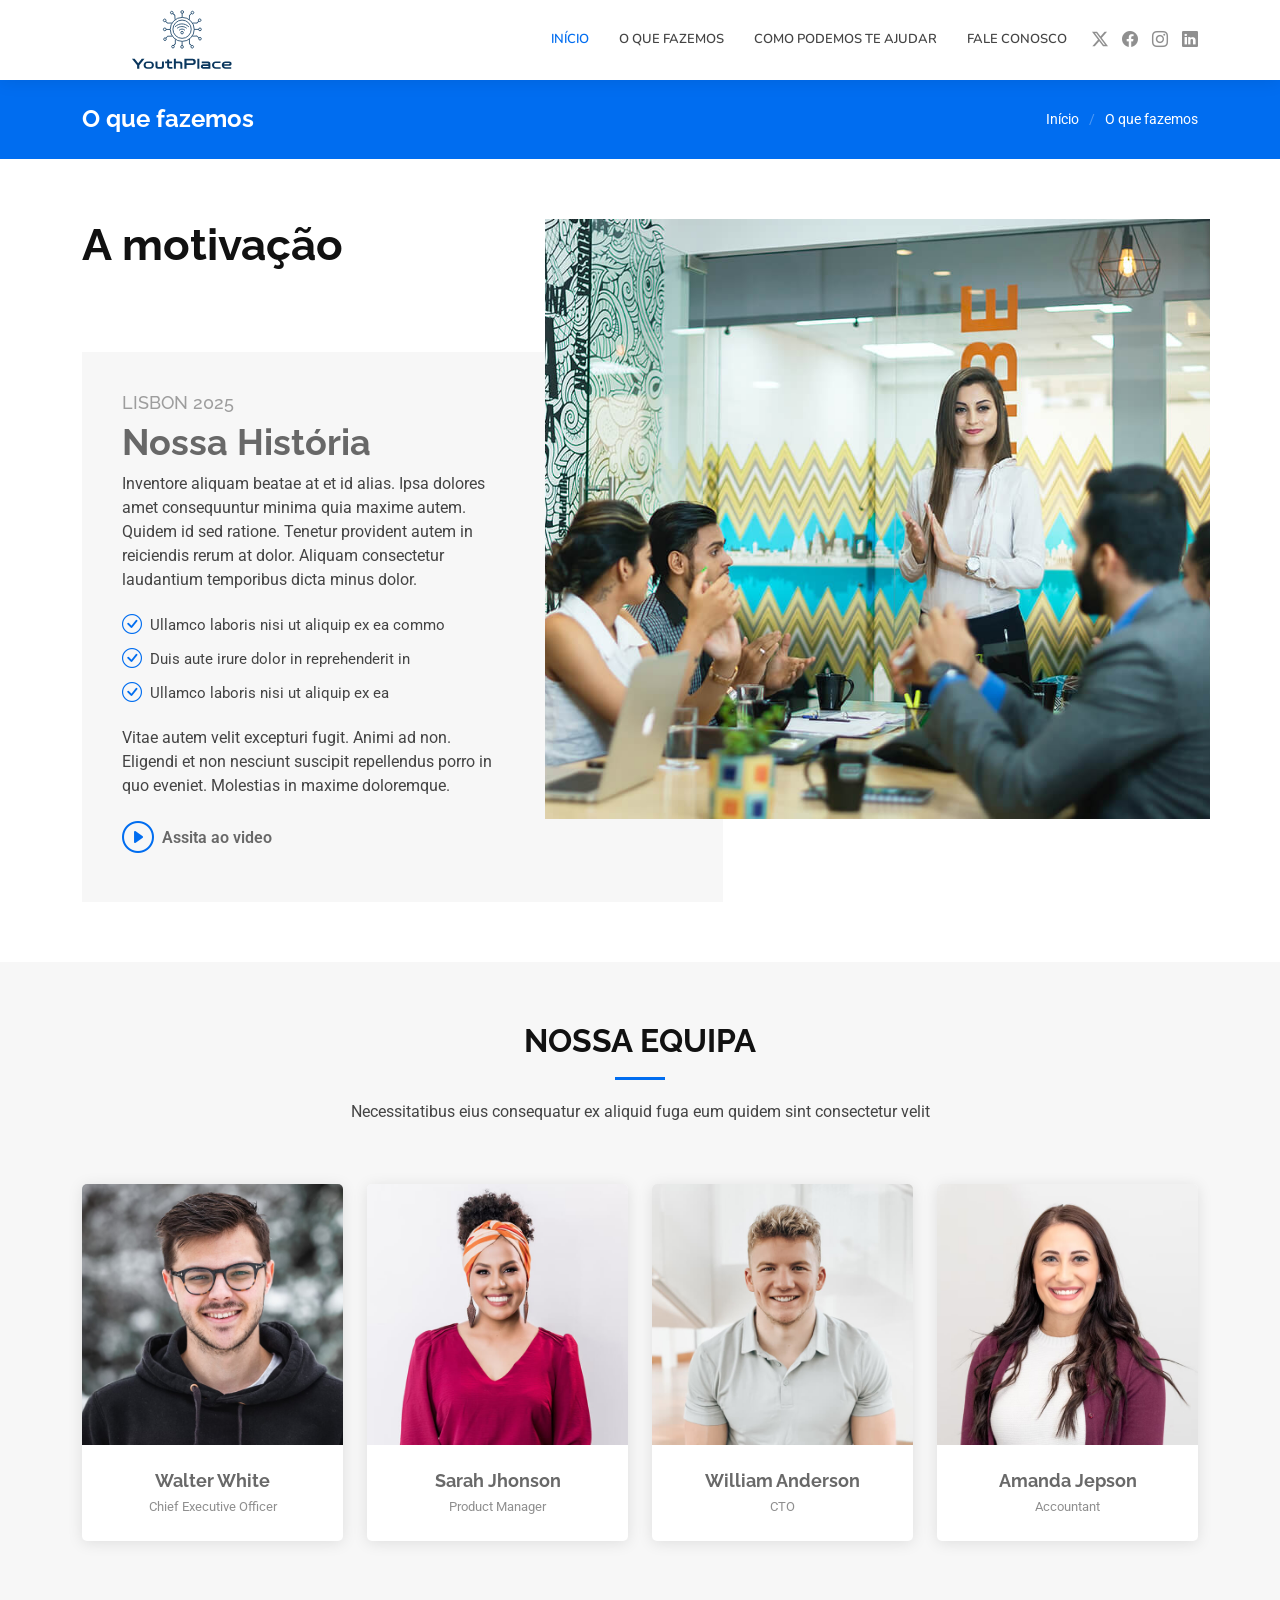
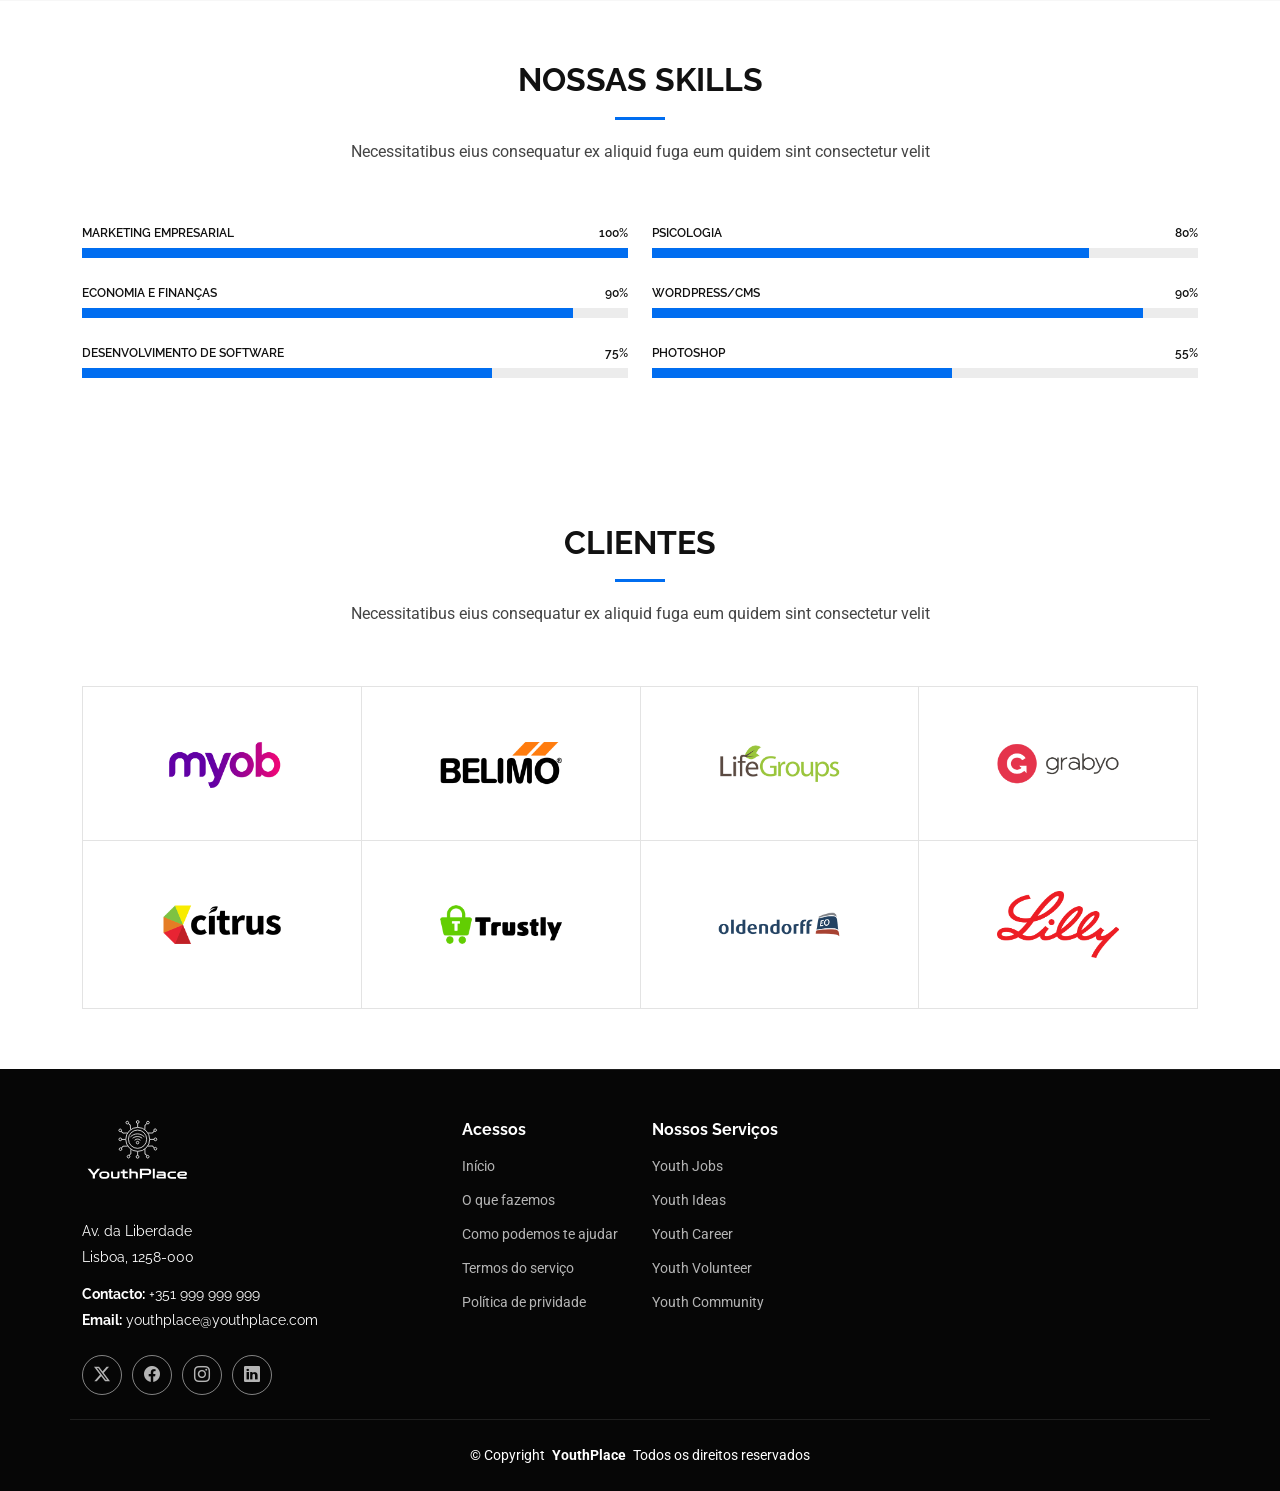
<file: about.html>
<!DOCTYPE html>
<html lang="en">
  <head>
    <meta charset="utf-8" />
    <meta content="width=device-width, initial-scale=1.0" name="viewport" />
    <title>About - Company Bootstrap Template</title>
    <meta name="description" content="" />
    <meta name="keywords" content="" />

    <!-- Favicons -->
    <link href="assets/img/favicon.png" rel="icon" />
    <link href="assets/img/apple-touch-icon.png" rel="apple-touch-icon" />

    <!-- Fonts -->
    <link href="https://fonts.googleapis.com" rel="preconnect" />
    <link href="https://fonts.gstatic.com" rel="preconnect" crossorigin />
    <link
      href="https://fonts.googleapis.com/css2?family=Roboto:ital,wght@0,100;0,300;0,400;0,500;0,700;0,900;1,100;1,300;1,400;1,500;1,700;1,900&family=Raleway:ital,wght@0,100;0,200;0,300;0,400;0,500;0,600;0,700;0,800;0,900;1,100;1,200;1,300;1,400;1,500;1,600;1,700;1,800;1,900&family=Nunito:ital,wght@0,200;0,300;0,400;0,500;0,600;0,700;0,800;0,900;1,200;1,300;1,400;1,500;1,600;1,700;1,800;1,900&display=swap"
      rel="stylesheet"
    />

    <!-- Vendor CSS Files -->
    <link href="assets/vendor/bootstrap/css/bootstrap.min.css" rel="stylesheet" />
    <link href="assets/vendor/bootstrap-icons/bootstrap-icons.css" rel="stylesheet" />
    <link href="assets/vendor/aos/aos.css" rel="stylesheet" />
    <link href="assets/vendor/glightbox/css/glightbox.min.css" rel="stylesheet" />
    <link href="assets/vendor/swiper/swiper-bundle.min.css" rel="stylesheet" />

    <!-- Main CSS File -->
    <link href="assets/css/main.css" rel="stylesheet" />
  </head>

  <body class="about-page">
    <header id="header" class="header d-flex align-items-center sticky-top">
      <div class="container position-relative d-flex align-items-center">
        <a href="index.html" class="logo d-flex align-items-center me-auto">
          <img src="./assets/img/youthplace_logo_azul.svg" alt="YouthPlace logo" style="width: 200px; height: 60px" />
        </a>

        <nav id="navmenu" class="navmenu">
          <ul>
            <li><a href="index.html#hero" class="active">Início</a></li>
            <li><a href="about.html">O que fazemos</a></li>
            <li class="dropdown">
              <a href="services.html"><span>Como podemos te ajudar</span> </a>
            </li>
            <li><a href="contact.html">Fale conosco</a></li>
          </ul>
          <i class="mobile-nav-toggle d-xl-none bi bi-list"></i>
        </nav>

        <div class="header-social-links">
          <a href="#" class="twitter"><i class="bi bi-twitter-x"></i></a>
          <a href="#" class="facebook"><i class="bi bi-facebook"></i></a>
          <a href="#" class="instagram"><i class="bi bi-instagram"></i></a>
          <a href="#" class="linkedin"><i class="bi bi-linkedin"></i></a>
        </div>
      </div>
    </header>

    <main class="main">
      <!-- Page Title -->
      <div class="page-title accent-background">
        <div class="container d-lg-flex justify-content-between align-items-center">
          <h1 class="mb-2 mb-lg-0">O que fazemos</h1>
          <nav class="breadcrumbs">
            <ol>
              <li><a href="index.html">Início</a></li>
              <li class="current">O que fazemos</li>
            </ol>
          </nav>
        </div>
      </div>
      <!-- End Page Title -->

      <!-- About Section -->
      <section id="about" class="about section">
        <div class="container">
          <div class="row position-relative">
            <div class="col-lg-7 about-img" data-aos="zoom-out" data-aos-delay="200">
              <img src="assets/img/about.jpg" />
            </div>

            <div class="col-lg-7" data-aos="fade-up" data-aos-delay="100">
              <h2 class="inner-title">A motivação</h2>
              <div class="our-story">
                <h4>Lisbon 2025</h4>
                <h3>Nossa História</h3>
                <p>
                  Inventore aliquam beatae at et id alias. Ipsa dolores amet consequuntur minima quia maxime autem.
                  Quidem id sed ratione. Tenetur provident autem in reiciendis rerum at dolor. Aliquam consectetur
                  laudantium temporibus dicta minus dolor.
                </p>
                <ul>
                  <li><i class="bi bi-check-circle"></i> <span>Ullamco laboris nisi ut aliquip ex ea commo</span></li>
                  <li><i class="bi bi-check-circle"></i> <span>Duis aute irure dolor in reprehenderit in</span></li>
                  <li><i class="bi bi-check-circle"></i> <span>Ullamco laboris nisi ut aliquip ex ea</span></li>
                </ul>
                <p>
                  Vitae autem velit excepturi fugit. Animi ad non. Eligendi et non nesciunt suscipit repellendus porro
                  in quo eveniet. Molestias in maxime doloremque.
                </p>

                <div class="watch-video d-flex align-items-center position-relative">
                  <i class="bi bi-play-circle"></i>
                  <a href="https://www.youtube.com/watch?v=Y7f98aduVJ8" class="glightbox stretched-link"
                    >Assita ao video</a
                  >
                </div>
              </div>
            </div>
          </div>
        </div>
      </section>
      <!-- /About Section -->

      <!-- Team Section -->
      <section id="team" class="team section light-background">
        <!-- Section Title -->
        <div class="container section-title" data-aos="fade-up">
          <h2>Nossa Equipa</h2>
          <p>Necessitatibus eius consequatur ex aliquid fuga eum quidem sint consectetur velit</p>
        </div>
        <!-- End Section Title -->

        <div class="container">
          <div class="row gy-4">
            <div class="col-lg-3 col-md-6 d-flex align-items-stretch" data-aos="fade-up" data-aos-delay="100">
              <div class="team-member">
                <div class="member-img">
                  <img src="assets/img/team/team-1.jpg" class="img-fluid" alt="" />
                  <div class="social">
                    <a href=""><i class="bi bi-twitter-x"></i></a>
                    <a href=""><i class="bi bi-facebook"></i></a>
                    <a href=""><i class="bi bi-instagram"></i></a>
                    <a href=""><i class="bi bi-linkedin"></i></a>
                  </div>
                </div>
                <div class="member-info">
                  <h4>Walter White</h4>
                  <span>Chief Executive Officer</span>
                </div>
              </div>
            </div>
            <!-- End Team Member -->

            <div class="col-lg-3 col-md-6 d-flex align-items-stretch" data-aos="fade-up" data-aos-delay="200">
              <div class="team-member">
                <div class="member-img">
                  <img src="assets/img/team/team-2.jpg" class="img-fluid" alt="" />
                  <div class="social">
                    <a href=""><i class="bi bi-twitter-x"></i></a>
                    <a href=""><i class="bi bi-facebook"></i></a>
                    <a href=""><i class="bi bi-instagram"></i></a>
                    <a href=""><i class="bi bi-linkedin"></i></a>
                  </div>
                </div>
                <div class="member-info">
                  <h4>Sarah Jhonson</h4>
                  <span>Product Manager</span>
                </div>
              </div>
            </div>
            <!-- End Team Member -->

            <div class="col-lg-3 col-md-6 d-flex align-items-stretch" data-aos="fade-up" data-aos-delay="300">
              <div class="team-member">
                <div class="member-img">
                  <img src="assets/img/team/team-3.jpg" class="img-fluid" alt="" />
                  <div class="social">
                    <a href=""><i class="bi bi-twitter-x"></i></a>
                    <a href=""><i class="bi bi-facebook"></i></a>
                    <a href=""><i class="bi bi-instagram"></i></a>
                    <a href=""><i class="bi bi-linkedin"></i></a>
                  </div>
                </div>
                <div class="member-info">
                  <h4>William Anderson</h4>
                  <span>CTO</span>
                </div>
              </div>
            </div>
            <!-- End Team Member -->

            <div class="col-lg-3 col-md-6 d-flex align-items-stretch" data-aos="fade-up" data-aos-delay="400">
              <div class="team-member">
                <div class="member-img">
                  <img src="assets/img/team/team-4.jpg" class="img-fluid" alt="" />
                  <div class="social">
                    <a href=""><i class="bi bi-twitter-x"></i></a>
                    <a href=""><i class="bi bi-facebook"></i></a>
                    <a href=""><i class="bi bi-instagram"></i></a>
                    <a href=""><i class="bi bi-linkedin"></i></a>
                  </div>
                </div>
                <div class="member-info">
                  <h4>Amanda Jepson</h4>
                  <span>Accountant</span>
                </div>
              </div>
            </div>
            <!-- End Team Member -->
          </div>
        </div>
      </section>
      <!-- /Team Section -->

      <!-- Skills Section -->
      <section id="skills" class="skills section">
        <!-- Section Title -->
        <div class="container section-title" data-aos="fade-up">
          <h2>Nossas Skills</h2>
          <p>Necessitatibus eius consequatur ex aliquid fuga eum quidem sint consectetur velit</p>
        </div>
        <!-- End Section Title -->

        <div class="container" data-aos="fade-up" data-aos-delay="100">
          <div class="row skills-content skills-animation">
            <div class="col-lg-6">
              <div class="progress">
                <span class="skill"><span>Marketing Empresarial</span> <i class="val">100%</i></span>
                <div class="progress-bar-wrap">
                  <div
                    class="progress-bar"
                    role="progressbar"
                    aria-valuenow="100"
                    aria-valuemin="0"
                    aria-valuemax="100"
                  ></div>
                </div>
              </div>
              <!-- End Skills Item -->

              <div class="progress">
                <span class="skill"><span>Economia e Finanças</span> <i class="val">90%</i></span>
                <div class="progress-bar-wrap">
                  <div
                    class="progress-bar"
                    role="progressbar"
                    aria-valuenow="90"
                    aria-valuemin="0"
                    aria-valuemax="100"
                  ></div>
                </div>
              </div>
              <!-- End Skills Item -->

              <div class="progress">
                <span class="skill"><span>Desenvolvimento de Software</span> <i class="val">75%</i></span>
                <div class="progress-bar-wrap">
                  <div
                    class="progress-bar"
                    role="progressbar"
                    aria-valuenow="75"
                    aria-valuemin="0"
                    aria-valuemax="100"
                  ></div>
                </div>
              </div>
              <!-- End Skills Item -->
            </div>

            <div class="col-lg-6">
              <div class="progress">
                <span class="skill"><span>Psicologia</span> <i class="val">80%</i></span>
                <div class="progress-bar-wrap">
                  <div
                    class="progress-bar"
                    role="progressbar"
                    aria-valuenow="80"
                    aria-valuemin="0"
                    aria-valuemax="100"
                  ></div>
                </div>
              </div>
              <!-- End Skills Item -->

              <div class="progress">
                <span class="skill"><span>WordPress/CMS</span> <i class="val">90%</i></span>
                <div class="progress-bar-wrap">
                  <div
                    class="progress-bar"
                    role="progressbar"
                    aria-valuenow="90"
                    aria-valuemin="0"
                    aria-valuemax="100"
                  ></div>
                </div>
              </div>
              <!-- End Skills Item -->

              <div class="progress">
                <span class="skill"><span>Photoshop</span> <i class="val">55%</i></span>
                <div class="progress-bar-wrap">
                  <div
                    class="progress-bar"
                    role="progressbar"
                    aria-valuenow="55"
                    aria-valuemin="0"
                    aria-valuemax="100"
                  ></div>
                </div>
              </div>
              <!-- End Skills Item -->
            </div>
          </div>
        </div>
      </section>
      <!-- /Skills Section -->

      <!-- Clients Section -->
      <section id="clients" class="clients section">
        <!-- Section Title -->
        <div class="container section-title" data-aos="fade-up">
          <h2>Clientes</h2>
          <p>Necessitatibus eius consequatur ex aliquid fuga eum quidem sint consectetur velit</p>
        </div>
        <!-- End Section Title -->

        <div class="container" data-aos="fade-up" data-aos-delay="100">
          <div class="row g-0 clients-wrap">
            <div class="col-xl-3 col-md-4 client-logo">
              <img src="assets/img/clients/client-1.png" class="img-fluid" alt="" />
            </div>
            <!-- End Client Item -->

            <div class="col-xl-3 col-md-4 client-logo">
              <img src="assets/img/clients/client-2.png" class="img-fluid" alt="" />
            </div>
            <!-- End Client Item -->

            <div class="col-xl-3 col-md-4 client-logo">
              <img src="assets/img/clients/client-3.png" class="img-fluid" alt="" />
            </div>
            <!-- End Client Item -->

            <div class="col-xl-3 col-md-4 client-logo">
              <img src="assets/img/clients/client-4.png" class="img-fluid" alt="" />
            </div>
            <!-- End Client Item -->

            <div class="col-xl-3 col-md-4 client-logo">
              <img src="assets/img/clients/client-5.png" class="img-fluid" alt="" />
            </div>
            <!-- End Client Item -->

            <div class="col-xl-3 col-md-4 client-logo">
              <img src="assets/img/clients/client-6.png" class="img-fluid" alt="" />
            </div>
            <!-- End Client Item -->

            <div class="col-xl-3 col-md-4 client-logo">
              <img src="assets/img/clients/client-7.png" class="img-fluid" alt="" />
            </div>
            <!-- End Client Item -->

            <div class="col-xl-3 col-md-4 client-logo">
              <img src="assets/img/clients/client-8.png" class="img-fluid" alt="" />
            </div>
            <!-- End Client Item -->
          </div>
        </div>
      </section>
      <!-- /Clients Section -->
    </main>

    <footer id="footer" class="footer dark-background">
      <div class="container footer-top">
        <div class="row gy-4">
          <div class="col-lg-4 col-md-6 footer-about">
            <a href="index.html" class="logo d-flex align-items-center">
              <!-- <span class="sitename">Company</span> -->
              <img src="./assets/img/youthplace_logo_branco.svg" alt="YouthPlace" />
            </a>
            <div class="footer-contact pt-3">
              <p>Av. da Liberdade</p>
              <p>Lisboa, 1258-000</p>
              <p class="mt-3"><strong>Contacto:</strong> <span>+351 999 999 999</span></p>
              <p><strong>Email:</strong> <span>youthplace@youthplace.com</span></p>
            </div>
            <div class="social-links d-flex mt-4">
              <a href=""><i class="bi bi-twitter-x"></i></a>
              <a href=""><i class="bi bi-facebook"></i></a>
              <a href=""><i class="bi bi-instagram"></i></a>
              <a href=""><i class="bi bi-linkedin"></i></a>
            </div>
          </div>

          <div class="col-lg-2 col-md-3 footer-links">
            <h4>Acessos</h4>
            <ul>
              <li><a href="#">Início</a></li>
              <li><a href="#">O que fazemos</a></li>
              <li><a href="#">Como podemos te ajudar</a></li>
              <li><a href="#">Termos do serviço</a></li>
              <li><a href="#">Política de prividade</a></li>
            </ul>
          </div>

          <div class="col-lg-2 col-md-3 footer-links">
            <h4>Nossos Serviços</h4>
            <ul>
              <li><a href="#">Youth Jobs</a></li>
              <li><a href="#">Youth Ideas</a></li>
              <li><a href="#">Youth Career</a></li>
              <li><a href="#">Youth Volunteer</a></li>
              <li><a href="#">Youth Community</a></li>
            </ul>
          </div>

          <!-- <div class="col-lg-4 col-md-12 footer-newsletter">
            <h4>Our Newsletter</h4>
            <p>Subscribe to our newsletter and receive the latest news about our products and services!</p>
            <form action="forms/newsletter.php" method="post" class="php-email-form">
              <div class="newsletter-form">
                <input type="email" name="email" /><input type="submit" value="Subscribe" />
              </div>
              <div class="loading">Loading</div>
              <div class="error-message"></div>
              <div class="sent-message">Your subscription request has been sent. Thank you!</div>
            </form>
          </div> -->
        </div>
      </div>

      <div class="container copyright text-center mt-4">
        <p>
          © <span>Copyright</span> <strong class="px-1 sitename">YouthPlace</strong>
          <span>Todos os direitos reservados</span>
        </p>
      </div>
    </footer>

    <!-- Scroll Top -->
    <a href="#" id="scroll-top" class="scroll-top d-flex align-items-center justify-content-center"
      ><i class="bi bi-arrow-up-short"></i
    ></a>

    <!-- Preloader -->
    <div id="preloader"></div>

    <!-- Vendor JS Files -->
    <script src="assets/vendor/bootstrap/js/bootstrap.bundle.min.js"></script>
    <script src="assets/vendor/php-email-form/validate.js"></script>
    <script src="assets/vendor/aos/aos.js"></script>
    <script src="assets/vendor/glightbox/js/glightbox.min.js"></script>
    <script src="assets/vendor/imagesloaded/imagesloaded.pkgd.min.js"></script>
    <script src="assets/vendor/isotope-layout/isotope.pkgd.min.js"></script>
    <script src="assets/vendor/waypoints/noframework.waypoints.js"></script>
    <script src="assets/vendor/swiper/swiper-bundle.min.js"></script>

    <!-- Main JS File -->
    <script src="assets/js/main.js"></script>
  </body>
</html>
</file>
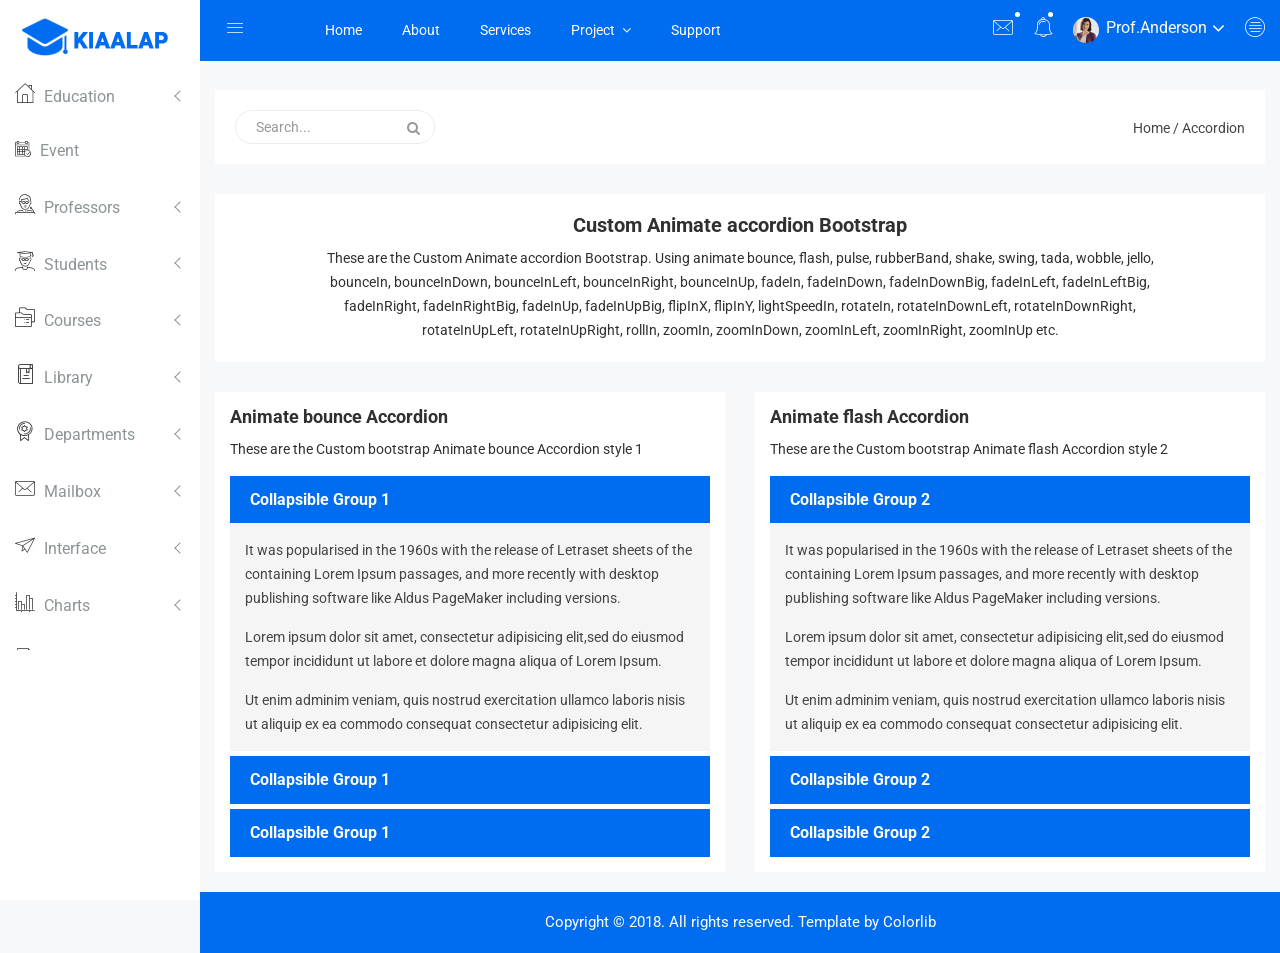
<file: accordion.html>
<!doctype html>
<html class="no-js" lang="en">

<head>
    <meta charset="utf-8">
    <meta http-equiv="x-ua-compatible" content="ie=edge">
    <title>Accordion | Kiaalap - Kiaalap Admin Template</title>
    <meta name="description" content="">
    <meta name="viewport" content="width=device-width, initial-scale=1">
    <!-- favicon
		============================================ -->
    <link rel="shortcut icon" type="image/x-icon" href="img/favicon.ico">
    <!-- Google Fonts
		============================================ -->
    <link href="https://fonts.googleapis.com/css?family=Roboto:100,300,400,700,900" rel="stylesheet">
    <!-- Bootstrap CSS
		============================================ -->
    <link rel="stylesheet" href="css/bootstrap.min.css">
    <!-- Bootstrap CSS
		============================================ -->
    <link rel="stylesheet" href="css/font-awesome.min.css">
    <!-- owl.carousel CSS
		============================================ -->
    <link rel="stylesheet" href="css/owl.carousel.css">
    <link rel="stylesheet" href="css/owl.theme.css">
    <link rel="stylesheet" href="css/owl.transitions.css">
    <!-- animate CSS
		============================================ -->
    <link rel="stylesheet" href="css/animate.css">
    <!-- normalize CSS
		============================================ -->
    <link rel="stylesheet" href="css/normalize.css">
    <!-- meanmenu icon CSS
		============================================ -->
    <link rel="stylesheet" href="css/meanmenu.min.css">
    <!-- main CSS
		============================================ -->
    <link rel="stylesheet" href="css/main.css">
    <!-- educate icon CSS
		============================================ -->
    <link rel="stylesheet" href="css/educate-custon-icon.css">
    <!-- morrisjs CSS
		============================================ -->
    <link rel="stylesheet" href="css/morrisjs/morris.css">
    <!-- mCustomScrollbar CSS
		============================================ -->
    <link rel="stylesheet" href="css/scrollbar/jquery.mCustomScrollbar.min.css">
    <!-- metisMenu CSS
		============================================ -->
    <link rel="stylesheet" href="css/metisMenu/metisMenu.min.css">
    <link rel="stylesheet" href="css/metisMenu/metisMenu-vertical.css">
    <!-- calendar CSS
		============================================ -->
    <link rel="stylesheet" href="css/calendar/fullcalendar.min.css">
    <link rel="stylesheet" href="css/calendar/fullcalendar.print.min.css">
    <!-- accordions CSS
         ============================================ -->
    <link rel="stylesheet" href="css/accordions.css">
    <!-- style CSS
		============================================ -->
    <link rel="stylesheet" href="style.css">
    <!-- responsive CSS
		============================================ -->
    <link rel="stylesheet" href="css/responsive.css">
    <!-- modernizr JS
		============================================ -->
    <script src="js/vendor/modernizr-2.8.3.min.js"></script>
</head>

<body>
    <!--[if lt IE 8]>
		<p class="browserupgrade">You are using an <strong>outdated</strong> browser. Please <a href="http://browsehappy.com/">upgrade your browser</a> to improve your experience.</p>
	<![endif]-->
    <!-- Start Left menu area -->
    <div class="left-sidebar-pro">
        <nav id="sidebar" class="">
            <div class="sidebar-header">
                <a href="index.html"><img class="main-logo" src="img/logo/logo.png" alt="" /></a>
                <strong><a href="index.html"><img src="img/logo/logosn.png" alt="" /></a></strong>
            </div>
            <div class="left-custom-menu-adp-wrap comment-scrollbar">
                <nav class="sidebar-nav left-sidebar-menu-pro">
                    <ul class="metismenu" id="menu1">
                        <li>
                            <a class="has-arrow" href="index.html">
								   <span class="educate-icon educate-home icon-wrap"></span>
								   <span class="mini-click-non">Education</span>
								</a>
                            <ul class="submenu-angle" aria-expanded="true">
                                <li><a title="Dashboard v.1" href="index.html"><span class="mini-sub-pro">Dashboard v.1</span></a></li>
                                <li><a title="Dashboard v.2" href="index-1.html"><span class="mini-sub-pro">Dashboard v.2</span></a></li>
                                <li><a title="Dashboard v.3" href="index-2.html"><span class="mini-sub-pro">Dashboard v.3</span></a></li>
                                <li><a title="Analytics" href="analytics.html"><span class="mini-sub-pro">Analytics</span></a></li>
                                <li><a title="Widgets" href="widgets.html"><span class="mini-sub-pro">Widgets</span></a></li>
                            </ul>
                        </li>
                        <li>
                            <a title="Landing Page" href="events.html" aria-expanded="false"><span class="educate-icon educate-event icon-wrap sub-icon-mg" aria-hidden="true"></span> <span class="mini-click-non">Event</span></a>
                        </li>
                        <li>
                            <a class="has-arrow" href="all-professors.html" aria-expanded="false"><span class="educate-icon educate-professor icon-wrap"></span> <span class="mini-click-non">Professors</span></a>
                            <ul class="submenu-angle" aria-expanded="false">
                                <li><a title="All Professors" href="all-professors.html"><span class="mini-sub-pro">All Professors</span></a></li>
                                <li><a title="Add Professor" href="add-professor.html"><span class="mini-sub-pro">Add Professor</span></a></li>
                                <li><a title="Edit Professor" href="edit-professor.html"><span class="mini-sub-pro">Edit Professor</span></a></li>
                                <li><a title="Professor Profile" href="professor-profile.html"><span class="mini-sub-pro">Professor Profile</span></a></li>
                            </ul>
                        </li>
                        <li>
                            <a class="has-arrow" href="all-students.html" aria-expanded="false"><span class="educate-icon educate-student icon-wrap"></span> <span class="mini-click-non">Students</span></a>
                            <ul class="submenu-angle" aria-expanded="false">
                                <li><a title="All Students" href="all-students.html"><span class="mini-sub-pro">All Students</span></a></li>
                                <li><a title="Add Students" href="add-student.html"><span class="mini-sub-pro">Add Student</span></a></li>
                                <li><a title="Edit Students" href="edit-student.html"><span class="mini-sub-pro">Edit Student</span></a></li>
                                <li><a title="Students Profile" href="student-profile.html"><span class="mini-sub-pro">Student Profile</span></a></li>
                            </ul>
                        </li>
                        <li>
                            <a class="has-arrow" href="all-courses.html" aria-expanded="false"><span class="educate-icon educate-course icon-wrap"></span> <span class="mini-click-non">Courses</span></a>
                            <ul class="submenu-angle" aria-expanded="false">
                                <li><a title="All Courses" href="all-courses.html"><span class="mini-sub-pro">All Courses</span></a></li>
                                <li><a title="Add Courses" href="add-course.html"><span class="mini-sub-pro">Add Course</span></a></li>
                                <li><a title="Edit Courses" href="edit-course.html"><span class="mini-sub-pro">Edit Course</span></a></li>
                                <li><a title="Courses Profile" href="course-info.html"><span class="mini-sub-pro">Courses Info</span></a></li>
                                <li><a title="course Payment" href="course-payment.html"><span class="mini-sub-pro">Courses Payment</span></a></li>
                            </ul>
                        </li>
                        <li>
                            <a class="has-arrow" href="all-courses.html" aria-expanded="false"><span class="educate-icon educate-library icon-wrap"></span> <span class="mini-click-non">Library</span></a>
                            <ul class="submenu-angle" aria-expanded="false">
                                <li><a title="All Library" href="library-assets.html"><span class="mini-sub-pro">Library Assets</span></a></li>
                                <li><a title="Add Library" href="add-library-assets.html"><span class="mini-sub-pro">Add Library Asset</span></a></li>
                                <li><a title="Edit Library" href="edit-library-assets.html"><span class="mini-sub-pro">Edit Library Asset</span></a></li>
                            </ul>
                        </li>
                        <li>
                            <a class="has-arrow" href="all-courses.html" aria-expanded="false"><span class="educate-icon educate-department icon-wrap"></span> <span class="mini-click-non">Departments</span></a>
                            <ul class="submenu-angle" aria-expanded="false">
                                <li><a title="Departments List" href="departments.html"><span class="mini-sub-pro">Departments List</span></a></li>
                                <li><a title="Add Departments" href="add-department.html"><span class="mini-sub-pro">Add Departments</span></a></li>
                                <li><a title="Edit Departments" href="edit-department.html"><span class="mini-sub-pro">Edit Departments</span></a></li>
                            </ul>
                        </li>
                        <li>
                            <a class="has-arrow" href="mailbox.html" aria-expanded="false"><span class="educate-icon educate-message icon-wrap"></span> <span class="mini-click-non">Mailbox</span></a>
                            <ul class="submenu-angle" aria-expanded="false">
                                <li><a title="Inbox" href="mailbox.html"><span class="mini-sub-pro">Inbox</span></a></li>
                                <li><a title="View Mail" href="mailbox-view.html"><span class="mini-sub-pro">View Mail</span></a></li>
                                <li><a title="Compose Mail" href="mailbox-compose.html"><span class="mini-sub-pro">Compose Mail</span></a></li>
                            </ul>
                        </li>
                        <li>
                            <a class="has-arrow" href="mailbox.html" aria-expanded="false"><span class="educate-icon educate-interface icon-wrap"></span> <span class="mini-click-non">Interface</span></a>
                            <ul class="submenu-angle interface-mini-nb-dp" aria-expanded="false">
                                <li><a title="Google Map" href="google-map.html"><span class="mini-sub-pro">Google Map</span></a></li>
                                <li><a title="Data Maps" href="data-maps.html"><span class="mini-sub-pro">Data Maps</span></a></li>
                                <li><a title="Pdf Viewer" href="pdf-viewer.html"><span class="mini-sub-pro">Pdf Viewer</span></a></li>
                                <li><a title="X-Editable" href="x-editable.html"><span class="mini-sub-pro">X-Editable</span></a></li>
                                <li><a title="Code Editor" href="code-editor.html"><span class="mini-sub-pro">Code Editor</span></a></li>
                                <li><a title="Tree View" href="tree-view.html"><span class="mini-sub-pro">Tree View</span></a></li>
                                <li><a title="Preloader" href="preloader.html"><span class="mini-sub-pro">Preloader</span></a></li>
                                <li><a title="Images Cropper" href="images-cropper.html"><span class="mini-sub-pro">Images Cropper</span></a></li>
                            </ul>
                        </li>
                        <li>
                            <a class="has-arrow" href="mailbox.html" aria-expanded="false"><span class="educate-icon educate-charts icon-wrap"></span> <span class="mini-click-non">Charts</span></a>
                            <ul class="submenu-angle chart-mini-nb-dp" aria-expanded="false">
                                <li><a title="Bar Charts" href="bar-charts.html"><span class="mini-sub-pro">Bar Charts</span></a></li>
                                <li><a title="Line Charts" href="line-charts.html"><span class="mini-sub-pro">Line Charts</span></a></li>
                                <li><a title="Area Charts" href="area-charts.html"><span class="mini-sub-pro">Area Charts</span></a></li>
                                <li><a title="Rounded Charts" href="rounded-chart.html"><span class="mini-sub-pro">Rounded Charts</span></a></li>
                                <li><a title="C3 Charts" href="c3.html"><span class="mini-sub-pro">C3 Charts</span></a></li>
                                <li><a title="Sparkline Charts" href="sparkline.html"><span class="mini-sub-pro">Sparkline Charts</span></a></li>
                                <li><a title="Peity Charts" href="peity.html"><span class="mini-sub-pro">Peity Charts</span></a></li>
                            </ul>
                        </li>
                        <li>
                            <a class="has-arrow" href="mailbox.html" aria-expanded="false"><span class="educate-icon educate-data-table icon-wrap"></span> <span class="mini-click-non">Data Tables</span></a>
                            <ul class="submenu-angle" aria-expanded="false">
                                <li><a title="Peity Charts" href="static-table.html"><span class="mini-sub-pro">Static Table</span></a></li>
                                <li><a title="Data Table" href="data-table.html"><span class="mini-sub-pro">Data Table</span></a></li>
                            </ul>
                        </li>
                        <li>
                            <a class="has-arrow" href="mailbox.html" aria-expanded="false"><span class="educate-icon educate-form icon-wrap"></span> <span class="mini-click-non">Forms Elements</span></a>
                            <ul class="submenu-angle form-mini-nb-dp" aria-expanded="false">
                                <li><a title="Basic Form Elements" href="basic-form-element.html"><span class="mini-sub-pro">Bc Form Elements</span></a></li>
                                <li><a title="Advance Form Elements" href="advance-form-element.html"><span class="mini-sub-pro">Ad Form Elements</span></a></li>
                                <li><a title="Password Meter" href="password-meter.html"><span class="mini-sub-pro">Password Meter</span></a></li>
                                <li><a title="Multi Upload" href="multi-upload.html"><span class="mini-sub-pro">Multi Upload</span></a></li>
                                <li><a title="Text Editor" href="tinymc.html"><span class="mini-sub-pro">Text Editor</span></a></li>
                                <li><a title="Dual List Box" href="dual-list-box.html"><span class="mini-sub-pro">Dual List Box</span></a></li>
                            </ul>
                        </li>
                        <li class="active">
                            <a class="has-arrow" href="mailbox.html" aria-expanded="false"><span class="educate-icon educate-apps icon-wrap"></span> <span class="mini-click-non">App views</span></a>
                            <ul class="submenu-angle app-mini-nb-dp" aria-expanded="false">
                                <li><a title="Notifications" href="notifications.html"><span class="mini-sub-pro">Notifications</span></a></li>
                                <li><a title="Alerts" href="alerts.html"><span class="mini-sub-pro">Alerts</span></a></li>
                                <li><a title="Modals" href="modals.html"><span class="mini-sub-pro">Modals</span></a></li>
                                <li><a title="Buttons" href="buttons.html"><span class="mini-sub-pro">Buttons</span></a></li>
                                <li><a title="Tabs" href="tabs.html"><span class="mini-sub-pro">Tabs</span></a></li>
                                <li><a title="Accordion" href="accordion.html"><span class="mini-sub-pro">Accordion</span></a></li>
                            </ul>
                        </li>
                        <li id="removable">
                            <a class="has-arrow" href="#" aria-expanded="false"><span class="educate-icon educate-pages icon-wrap"></span> <span class="mini-click-non">Pages</span></a>
                            <ul class="submenu-angle page-mini-nb-dp" aria-expanded="false">
                                <li><a title="Login" href="login.html"><span class="mini-sub-pro">Login</span></a></li>
                                <li><a title="Register" href="register.html"><span class="mini-sub-pro">Register</span></a></li>
                                <li><a title="Lock" href="lock.html"><span class="mini-sub-pro">Lock</span></a></li>
                                <li><a title="Password Recovery" href="password-recovery.html"><span class="mini-sub-pro">Password Recovery</span></a></li>
                                <li><a title="404 Page" href="404.html"><span class="mini-sub-pro">404 Page</span></a></li>
                                <li><a title="500 Page" href="500.html"><span class="mini-sub-pro">500 Page</span></a></li>
                            </ul>
                        </li>
                    </ul>
                </nav>
            </div>
        </nav>
    </div>
    <!-- End Left menu area -->
    <!-- Start Welcome area -->
    <div class="all-content-wrapper">
        <div class="container-fluid">
            <div class="row">
                <div class="col-lg-12 col-md-12 col-sm-12 col-xs-12">
                    <div class="logo-pro">
                        <a href="index.html"><img class="main-logo" src="img/logo/logo.png" alt="" /></a>
                    </div>
                </div>
            </div>
        </div>
        <div class="header-advance-area">
            <div class="header-top-area">
                <div class="container-fluid">
                    <div class="row">
                        <div class="col-lg-12 col-md-12 col-sm-12 col-xs-12">
                            <div class="header-top-wraper">
                                <div class="row">
                                    <div class="col-lg-1 col-md-0 col-sm-1 col-xs-12">
                                        <div class="menu-switcher-pro">
                                            <button type="button" id="sidebarCollapse" class="btn bar-button-pro header-drl-controller-btn btn-info navbar-btn">
													<i class="educate-icon educate-nav"></i>
												</button>
                                        </div>
                                    </div>
                                    <div class="col-lg-6 col-md-7 col-sm-6 col-xs-12">
                                        <div class="header-top-menu tabl-d-n">
                                            <ul class="nav navbar-nav mai-top-nav">
                                                <li class="nav-item"><a href="#" class="nav-link">Home</a>
                                                </li>
                                                <li class="nav-item"><a href="#" class="nav-link">About</a>
                                                </li>
                                                <li class="nav-item"><a href="#" class="nav-link">Services</a>
                                                </li>
                                                <li class="nav-item dropdown res-dis-nn">
                                                    <a href="#" data-toggle="dropdown" role="button" aria-expanded="false" class="nav-link dropdown-toggle">Project <span class="angle-down-topmenu"><i class="fa fa-angle-down"></i></span></a>
                                                    <div role="menu" class="dropdown-menu animated zoomIn">
                                                        <a href="#" class="dropdown-item">Documentation</a>
                                                        <a href="#" class="dropdown-item">Expert Backend</a>
                                                        <a href="#" class="dropdown-item">Expert FrontEnd</a>
                                                        <a href="#" class="dropdown-item">Contact Support</a>
                                                    </div>
                                                </li>
                                                <li class="nav-item"><a href="#" class="nav-link">Support</a>
                                                </li>
                                            </ul>
                                        </div>
                                    </div>
                                    <div class="col-lg-5 col-md-5 col-sm-12 col-xs-12">
                                        <div class="header-right-info">
                                            <ul class="nav navbar-nav mai-top-nav header-right-menu">
                                                <li class="nav-item dropdown">
                                                    <a href="#" data-toggle="dropdown" role="button" aria-expanded="false" class="nav-link dropdown-toggle"><i class="educate-icon educate-message edu-chat-pro" aria-hidden="true"></i><span class="indicator-ms"></span></a>
                                                    <div role="menu" class="author-message-top dropdown-menu animated zoomIn">
                                                        <div class="message-single-top">
                                                            <h1>Message</h1>
                                                        </div>
                                                        <ul class="message-menu">
                                                            <li>
                                                                <a href="#">
                                                                    <div class="message-img">
                                                                        <img src="img/contact/1.jpg" alt="">
                                                                    </div>
                                                                    <div class="message-content">
                                                                        <span class="message-date">16 Sept</span>
                                                                        <h2>Advanda Cro</h2>
                                                                        <p>Please done this project as soon possible.</p>
                                                                    </div>
                                                                </a>
                                                            </li>
                                                            <li>
                                                                <a href="#">
                                                                    <div class="message-img">
                                                                        <img src="img/contact/4.jpg" alt="">
                                                                    </div>
                                                                    <div class="message-content">
                                                                        <span class="message-date">16 Sept</span>
                                                                        <h2>Sulaiman din</h2>
                                                                        <p>Please done this project as soon possible.</p>
                                                                    </div>
                                                                </a>
                                                            </li>
                                                            <li>
                                                                <a href="#">
                                                                    <div class="message-img">
                                                                        <img src="img/contact/3.jpg" alt="">
                                                                    </div>
                                                                    <div class="message-content">
                                                                        <span class="message-date">16 Sept</span>
                                                                        <h2>Victor Jara</h2>
                                                                        <p>Please done this project as soon possible.</p>
                                                                    </div>
                                                                </a>
                                                            </li>
                                                            <li>
                                                                <a href="#">
                                                                    <div class="message-img">
                                                                        <img src="img/contact/2.jpg" alt="">
                                                                    </div>
                                                                    <div class="message-content">
                                                                        <span class="message-date">16 Sept</span>
                                                                        <h2>Victor Jara</h2>
                                                                        <p>Please done this project as soon possible.</p>
                                                                    </div>
                                                                </a>
                                                            </li>
                                                        </ul>
                                                        <div class="message-view">
                                                            <a href="#">View All Messages</a>
                                                        </div>
                                                    </div>
                                                </li>
                                                <li class="nav-item"><a href="#" data-toggle="dropdown" role="button" aria-expanded="false" class="nav-link dropdown-toggle"><i class="educate-icon educate-bell" aria-hidden="true"></i><span class="indicator-nt"></span></a>
                                                    <div role="menu" class="notification-author dropdown-menu animated zoomIn">
                                                        <div class="notification-single-top">
                                                            <h1>Notifications</h1>
                                                        </div>
                                                        <ul class="notification-menu">
                                                            <li>
                                                                <a href="#">
                                                                    <div class="notification-icon">
                                                                        <i class="educate-icon educate-checked edu-checked-pro admin-check-pro" aria-hidden="true"></i>
                                                                    </div>
                                                                    <div class="notification-content">
                                                                        <span class="notification-date">16 Sept</span>
                                                                        <h2>Advanda Cro</h2>
                                                                        <p>Please done this project as soon possible.</p>
                                                                    </div>
                                                                </a>
                                                            </li>
                                                            <li>
                                                                <a href="#">
                                                                    <div class="notification-icon">
                                                                        <i class="fa fa-cloud edu-cloud-computing-down" aria-hidden="true"></i>
                                                                    </div>
                                                                    <div class="notification-content">
                                                                        <span class="notification-date">16 Sept</span>
                                                                        <h2>Sulaiman din</h2>
                                                                        <p>Please done this project as soon possible.</p>
                                                                    </div>
                                                                </a>
                                                            </li>
                                                            <li>
                                                                <a href="#">
                                                                    <div class="notification-icon">
                                                                        <i class="fa fa-eraser edu-shield" aria-hidden="true"></i>
                                                                    </div>
                                                                    <div class="notification-content">
                                                                        <span class="notification-date">16 Sept</span>
                                                                        <h2>Victor Jara</h2>
                                                                        <p>Please done this project as soon possible.</p>
                                                                    </div>
                                                                </a>
                                                            </li>
                                                            <li>
                                                                <a href="#">
                                                                    <div class="notification-icon">
                                                                        <i class="fa fa-line-chart edu-analytics-arrow" aria-hidden="true"></i>
                                                                    </div>
                                                                    <div class="notification-content">
                                                                        <span class="notification-date">16 Sept</span>
                                                                        <h2>Victor Jara</h2>
                                                                        <p>Please done this project as soon possible.</p>
                                                                    </div>
                                                                </a>
                                                            </li>
                                                        </ul>
                                                        <div class="notification-view">
                                                            <a href="#">View All Notification</a>
                                                        </div>
                                                    </div>
                                                </li>
                                                <li class="nav-item">
                                                    <a href="#" data-toggle="dropdown" role="button" aria-expanded="false" class="nav-link dropdown-toggle">
															<img src="img/product/pro4.jpg" alt="" />
															<span class="admin-name">Prof.Anderson</span>
															<i class="fa fa-angle-down edu-icon edu-down-arrow"></i>
														</a>
                                                    <ul role="menu" class="dropdown-header-top author-log dropdown-menu animated zoomIn">
                                                        <li><a href="#"><span class="edu-icon edu-home-admin author-log-ic"></span>My Account</a>
                                                        </li>
                                                        <li><a href="#"><span class="edu-icon edu-user-rounded author-log-ic"></span>My Profile</a>
                                                        </li>
                                                        <li><a href="#"><span class="edu-icon edu-money author-log-ic"></span>User Billing</a>
                                                        </li>
                                                        <li><a href="#"><span class="edu-icon edu-settings author-log-ic"></span>Settings</a>
                                                        </li>
                                                        <li><a href="#"><span class="edu-icon edu-locked author-log-ic"></span>Log Out</a>
                                                        </li>
                                                    </ul>
                                                </li>
                                                <li class="nav-item nav-setting-open"><a href="#" data-toggle="dropdown" role="button" aria-expanded="false" class="nav-link dropdown-toggle"><i class="educate-icon educate-menu"></i></a>

                                                    <div role="menu" class="admintab-wrap menu-setting-wrap menu-setting-wrap-bg dropdown-menu animated zoomIn">
                                                        <ul class="nav nav-tabs custon-set-tab">
                                                            <li class="active"><a data-toggle="tab" href="#Notes">Notes</a>
                                                            </li>
                                                            <li><a data-toggle="tab" href="#Projects">Projects</a>
                                                            </li>
                                                            <li><a data-toggle="tab" href="#Settings">Settings</a>
                                                            </li>
                                                        </ul>

                                                        <div class="tab-content custom-bdr-nt">
                                                            <div id="Notes" class="tab-pane fade in active">
                                                                <div class="notes-area-wrap">
                                                                    <div class="note-heading-indicate">
                                                                        <h2><i class="fa fa-comments-o"></i> Latest Notes</h2>
                                                                        <p>You have 10 new message.</p>
                                                                    </div>
                                                                    <div class="notes-list-area notes-menu-scrollbar">
                                                                        <ul class="notes-menu-list">
                                                                            <li>
                                                                                <a href="#">
                                                                                    <div class="notes-list-flow">
                                                                                        <div class="notes-img">
                                                                                            <img src="img/contact/4.jpg" alt="" />
                                                                                        </div>
                                                                                        <div class="notes-content">
                                                                                            <p> The point of using Lorem Ipsum is that it has a more-or-less normal.</p>
                                                                                            <span>Yesterday 2:45 pm</span>
                                                                                        </div>
                                                                                    </div>
                                                                                </a>
                                                                            </li>
                                                                            <li>
                                                                                <a href="#">
                                                                                    <div class="notes-list-flow">
                                                                                        <div class="notes-img">
                                                                                            <img src="img/contact/1.jpg" alt="" />
                                                                                        </div>
                                                                                        <div class="notes-content">
                                                                                            <p> The point of using Lorem Ipsum is that it has a more-or-less normal.</p>
                                                                                            <span>Yesterday 2:45 pm</span>
                                                                                        </div>
                                                                                    </div>
                                                                                </a>
                                                                            </li>
                                                                            <li>
                                                                                <a href="#">
                                                                                    <div class="notes-list-flow">
                                                                                        <div class="notes-img">
                                                                                            <img src="img/contact/2.jpg" alt="" />
                                                                                        </div>
                                                                                        <div class="notes-content">
                                                                                            <p> The point of using Lorem Ipsum is that it has a more-or-less normal.</p>
                                                                                            <span>Yesterday 2:45 pm</span>
                                                                                        </div>
                                                                                    </div>
                                                                                </a>
                                                                            </li>
                                                                            <li>
                                                                                <a href="#">
                                                                                    <div class="notes-list-flow">
                                                                                        <div class="notes-img">
                                                                                            <img src="img/contact/3.jpg" alt="" />
                                                                                        </div>
                                                                                        <div class="notes-content">
                                                                                            <p> The point of using Lorem Ipsum is that it has a more-or-less normal.</p>
                                                                                            <span>Yesterday 2:45 pm</span>
                                                                                        </div>
                                                                                    </div>
                                                                                </a>
                                                                            </li>
                                                                            <li>
                                                                                <a href="#">
                                                                                    <div class="notes-list-flow">
                                                                                        <div class="notes-img">
                                                                                            <img src="img/contact/4.jpg" alt="" />
                                                                                        </div>
                                                                                        <div class="notes-content">
                                                                                            <p> The point of using Lorem Ipsum is that it has a more-or-less normal.</p>
                                                                                            <span>Yesterday 2:45 pm</span>
                                                                                        </div>
                                                                                    </div>
                                                                                </a>
                                                                            </li>
                                                                            <li>
                                                                                <a href="#">
                                                                                    <div class="notes-list-flow">
                                                                                        <div class="notes-img">
                                                                                            <img src="img/contact/1.jpg" alt="" />
                                                                                        </div>
                                                                                        <div class="notes-content">
                                                                                            <p> The point of using Lorem Ipsum is that it has a more-or-less normal.</p>
                                                                                            <span>Yesterday 2:45 pm</span>
                                                                                        </div>
                                                                                    </div>
                                                                                </a>
                                                                            </li>
                                                                            <li>
                                                                                <a href="#">
                                                                                    <div class="notes-list-flow">
                                                                                        <div class="notes-img">
                                                                                            <img src="img/contact/2.jpg" alt="" />
                                                                                        </div>
                                                                                        <div class="notes-content">
                                                                                            <p> The point of using Lorem Ipsum is that it has a more-or-less normal.</p>
                                                                                            <span>Yesterday 2:45 pm</span>
                                                                                        </div>
                                                                                    </div>
                                                                                </a>
                                                                            </li>
                                                                            <li>
                                                                                <a href="#">
                                                                                    <div class="notes-list-flow">
                                                                                        <div class="notes-img">
                                                                                            <img src="img/contact/1.jpg" alt="" />
                                                                                        </div>
                                                                                        <div class="notes-content">
                                                                                            <p> The point of using Lorem Ipsum is that it has a more-or-less normal.</p>
                                                                                            <span>Yesterday 2:45 pm</span>
                                                                                        </div>
                                                                                    </div>
                                                                                </a>
                                                                            </li>
                                                                            <li>
                                                                                <a href="#">
                                                                                    <div class="notes-list-flow">
                                                                                        <div class="notes-img">
                                                                                            <img src="img/contact/2.jpg" alt="" />
                                                                                        </div>
                                                                                        <div class="notes-content">
                                                                                            <p> The point of using Lorem Ipsum is that it has a more-or-less normal.</p>
                                                                                            <span>Yesterday 2:45 pm</span>
                                                                                        </div>
                                                                                    </div>
                                                                                </a>
                                                                            </li>
                                                                            <li>
                                                                                <a href="#">
                                                                                    <div class="notes-list-flow">
                                                                                        <div class="notes-img">
                                                                                            <img src="img/contact/3.jpg" alt="" />
                                                                                        </div>
                                                                                        <div class="notes-content">
                                                                                            <p> The point of using Lorem Ipsum is that it has a more-or-less normal.</p>
                                                                                            <span>Yesterday 2:45 pm</span>
                                                                                        </div>
                                                                                    </div>
                                                                                </a>
                                                                            </li>
                                                                        </ul>
                                                                    </div>
                                                                </div>
                                                            </div>
                                                            <div id="Projects" class="tab-pane fade">
                                                                <div class="projects-settings-wrap">
                                                                    <div class="note-heading-indicate">
                                                                        <h2><i class="fa fa-cube"></i> Latest projects</h2>
                                                                        <p> You have 20 projects. 5 not completed.</p>
                                                                    </div>
                                                                    <div class="project-st-list-area project-st-menu-scrollbar">
                                                                        <ul class="projects-st-menu-list">
                                                                            <li>
                                                                                <a href="#">
                                                                                    <div class="project-list-flow">
                                                                                        <div class="projects-st-heading">
                                                                                            <h2>Web Development</h2>
                                                                                            <p> The point of using Lorem Ipsum is that it has a more or less normal.</p>
                                                                                            <span class="project-st-time">1 hours ago</span>
                                                                                        </div>
                                                                                        <div class="projects-st-content">
                                                                                            <p>Completion with: 28%</p>
                                                                                            <div class="progress progress-mini">
                                                                                                <div style="width: 28%;" class="progress-bar progress-bar-danger hd-tp-1"></div>
                                                                                            </div>
                                                                                            <p>Project end: 4:00 pm - 12.06.2014</p>
                                                                                        </div>
                                                                                    </div>
                                                                                </a>
                                                                            </li>
                                                                            <li>
                                                                                <a href="#">
                                                                                    <div class="project-list-flow">
                                                                                        <div class="projects-st-heading">
                                                                                            <h2>Software Development</h2>
                                                                                            <p> The point of using Lorem Ipsum is that it has a more or less normal.</p>
                                                                                            <span class="project-st-time">2 hours ago</span>
                                                                                        </div>
                                                                                        <div class="projects-st-content project-rating-cl">
                                                                                            <p>Completion with: 68%</p>
                                                                                            <div class="progress progress-mini">
                                                                                                <div style="width: 68%;" class="progress-bar hd-tp-2"></div>
                                                                                            </div>
                                                                                            <p>Project end: 4:00 pm - 12.06.2014</p>
                                                                                        </div>
                                                                                    </div>
                                                                                </a>
                                                                            </li>
                                                                            <li>
                                                                                <a href="#">
                                                                                    <div class="project-list-flow">
                                                                                        <div class="projects-st-heading">
                                                                                            <h2>Graphic Design</h2>
                                                                                            <p> The point of using Lorem Ipsum is that it has a more or less normal.</p>
                                                                                            <span class="project-st-time">3 hours ago</span>
                                                                                        </div>
                                                                                        <div class="projects-st-content">
                                                                                            <p>Completion with: 78%</p>
                                                                                            <div class="progress progress-mini">
                                                                                                <div style="width: 78%;" class="progress-bar hd-tp-3"></div>
                                                                                            </div>
                                                                                            <p>Project end: 4:00 pm - 12.06.2014</p>
                                                                                        </div>
                                                                                    </div>
                                                                                </a>
                                                                            </li>
                                                                            <li>
                                                                                <a href="#">
                                                                                    <div class="project-list-flow">
                                                                                        <div class="projects-st-heading">
                                                                                            <h2>Web Design</h2>
                                                                                            <p> The point of using Lorem Ipsum is that it has a more or less normal.</p>
                                                                                            <span class="project-st-time">4 hours ago</span>
                                                                                        </div>
                                                                                        <div class="projects-st-content project-rating-cl2">
                                                                                            <p>Completion with: 38%</p>
                                                                                            <div class="progress progress-mini">
                                                                                                <div style="width: 38%;" class="progress-bar progress-bar-danger hd-tp-4"></div>
                                                                                            </div>
                                                                                            <p>Project end: 4:00 pm - 12.06.2014</p>
                                                                                        </div>
                                                                                    </div>
                                                                                </a>
                                                                            </li>
                                                                            <li>
                                                                                <a href="#">
                                                                                    <div class="project-list-flow">
                                                                                        <div class="projects-st-heading">
                                                                                            <h2>Business Card</h2>
                                                                                            <p> The point of using Lorem Ipsum is that it has a more or less normal.</p>
                                                                                            <span class="project-st-time">5 hours ago</span>
                                                                                        </div>
                                                                                        <div class="projects-st-content">
                                                                                            <p>Completion with: 28%</p>
                                                                                            <div class="progress progress-mini">
                                                                                                <div style="width: 28%;" class="progress-bar progress-bar-danger hd-tp-5"></div>
                                                                                            </div>
                                                                                            <p>Project end: 4:00 pm - 12.06.2014</p>
                                                                                        </div>
                                                                                    </div>
                                                                                </a>
                                                                            </li>
                                                                            <li>
                                                                                <a href="#">
                                                                                    <div class="project-list-flow">
                                                                                        <div class="projects-st-heading">
                                                                                            <h2>Ecommerce Business</h2>
                                                                                            <p> The point of using Lorem Ipsum is that it has a more or less normal.</p>
                                                                                            <span class="project-st-time">6 hours ago</span>
                                                                                        </div>
                                                                                        <div class="projects-st-content project-rating-cl">
                                                                                            <p>Completion with: 68%</p>
                                                                                            <div class="progress progress-mini">
                                                                                                <div style="width: 68%;" class="progress-bar hd-tp-6"></div>
                                                                                            </div>
                                                                                            <p>Project end: 4:00 pm - 12.06.2014</p>
                                                                                        </div>
                                                                                    </div>
                                                                                </a>
                                                                            </li>
                                                                            <li>
                                                                                <a href="#">
                                                                                    <div class="project-list-flow">
                                                                                        <div class="projects-st-heading">
                                                                                            <h2>Woocommerce Plugin</h2>
                                                                                            <p> The point of using Lorem Ipsum is that it has a more or less normal.</p>
                                                                                            <span class="project-st-time">7 hours ago</span>
                                                                                        </div>
                                                                                        <div class="projects-st-content">
                                                                                            <p>Completion with: 78%</p>
                                                                                            <div class="progress progress-mini">
                                                                                                <div style="width: 78%;" class="progress-bar"></div>
                                                                                            </div>
                                                                                            <p>Project end: 4:00 pm - 12.06.2014</p>
                                                                                        </div>
                                                                                    </div>
                                                                                </a>
                                                                            </li>
                                                                            <li>
                                                                                <a href="#">
                                                                                    <div class="project-list-flow">
                                                                                        <div class="projects-st-heading">
                                                                                            <h2>Wordpress Theme</h2>
                                                                                            <p> The point of using Lorem Ipsum is that it has a more or less normal.</p>
                                                                                            <span class="project-st-time">9 hours ago</span>
                                                                                        </div>
                                                                                        <div class="projects-st-content project-rating-cl2">
                                                                                            <p>Completion with: 38%</p>
                                                                                            <div class="progress progress-mini">
                                                                                                <div style="width: 38%;" class="progress-bar progress-bar-danger"></div>
                                                                                            </div>
                                                                                            <p>Project end: 4:00 pm - 12.06.2014</p>
                                                                                        </div>
                                                                                    </div>
                                                                                </a>
                                                                            </li>
                                                                        </ul>
                                                                    </div>
                                                                </div>
                                                            </div>
                                                            <div id="Settings" class="tab-pane fade">
                                                                <div class="setting-panel-area">
                                                                    <div class="note-heading-indicate">
                                                                        <h2><i class="fa fa-gears"></i> Settings Panel</h2>
                                                                        <p> You have 20 Settings. 5 not completed.</p>
                                                                    </div>
                                                                    <ul class="setting-panel-list">
                                                                        <li>
                                                                            <div class="checkbox-setting-pro">
                                                                                <div class="checkbox-title-pro">
                                                                                    <h2>Show notifications</h2>
                                                                                    <div class="ts-custom-check">
                                                                                        <div class="onoffswitch">
                                                                                            <input type="checkbox" name="collapsemenu" class="onoffswitch-checkbox" id="example">
                                                                                            <label class="onoffswitch-label" for="example">
																									<span class="onoffswitch-inner"></span>
																									<span class="onoffswitch-switch"></span>
																								</label>
                                                                                        </div>
                                                                                    </div>
                                                                                </div>
                                                                            </div>
                                                                        </li>
                                                                        <li>
                                                                            <div class="checkbox-setting-pro">
                                                                                <div class="checkbox-title-pro">
                                                                                    <h2>Disable Chat</h2>
                                                                                    <div class="ts-custom-check">
                                                                                        <div class="onoffswitch">
                                                                                            <input type="checkbox" name="collapsemenu" class="onoffswitch-checkbox" id="example3">
                                                                                            <label class="onoffswitch-label" for="example3">
																									<span class="onoffswitch-inner"></span>
																									<span class="onoffswitch-switch"></span>
																								</label>
                                                                                        </div>
                                                                                    </div>
                                                                                </div>
                                                                            </div>
                                                                        </li>
                                                                        <li>
                                                                            <div class="checkbox-setting-pro">
                                                                                <div class="checkbox-title-pro">
                                                                                    <h2>Enable history</h2>
                                                                                    <div class="ts-custom-check">
                                                                                        <div class="onoffswitch">
                                                                                            <input type="checkbox" name="collapsemenu" class="onoffswitch-checkbox" id="example4">
                                                                                            <label class="onoffswitch-label" for="example4">
																									<span class="onoffswitch-inner"></span>
																									<span class="onoffswitch-switch"></span>
																								</label>
                                                                                        </div>
                                                                                    </div>
                                                                                </div>
                                                                            </div>
                                                                        </li>
                                                                        <li>
                                                                            <div class="checkbox-setting-pro">
                                                                                <div class="checkbox-title-pro">
                                                                                    <h2>Show charts</h2>
                                                                                    <div class="ts-custom-check">
                                                                                        <div class="onoffswitch">
                                                                                            <input type="checkbox" name="collapsemenu" class="onoffswitch-checkbox" id="example7">
                                                                                            <label class="onoffswitch-label" for="example7">
																									<span class="onoffswitch-inner"></span>
																									<span class="onoffswitch-switch"></span>
																								</label>
                                                                                        </div>
                                                                                    </div>
                                                                                </div>
                                                                            </div>
                                                                        </li>
                                                                        <li>
                                                                            <div class="checkbox-setting-pro">
                                                                                <div class="checkbox-title-pro">
                                                                                    <h2>Update everyday</h2>
                                                                                    <div class="ts-custom-check">
                                                                                        <div class="onoffswitch">
                                                                                            <input type="checkbox" name="collapsemenu" checked="" class="onoffswitch-checkbox" id="example2">
                                                                                            <label class="onoffswitch-label" for="example2">
																									<span class="onoffswitch-inner"></span>
																									<span class="onoffswitch-switch"></span>
																								</label>
                                                                                        </div>
                                                                                    </div>
                                                                                </div>
                                                                            </div>
                                                                        </li>
                                                                        <li>
                                                                            <div class="checkbox-setting-pro">
                                                                                <div class="checkbox-title-pro">
                                                                                    <h2>Global search</h2>
                                                                                    <div class="ts-custom-check">
                                                                                        <div class="onoffswitch">
                                                                                            <input type="checkbox" name="collapsemenu" checked="" class="onoffswitch-checkbox" id="example6">
                                                                                            <label class="onoffswitch-label" for="example6">
																									<span class="onoffswitch-inner"></span>
																									<span class="onoffswitch-switch"></span>
																								</label>
                                                                                        </div>
                                                                                    </div>
                                                                                </div>
                                                                            </div>
                                                                        </li>
                                                                        <li>
                                                                            <div class="checkbox-setting-pro">
                                                                                <div class="checkbox-title-pro">
                                                                                    <h2>Offline users</h2>
                                                                                    <div class="ts-custom-check">
                                                                                        <div class="onoffswitch">
                                                                                            <input type="checkbox" name="collapsemenu" checked="" class="onoffswitch-checkbox" id="example5">
                                                                                            <label class="onoffswitch-label" for="example5">
																									<span class="onoffswitch-inner"></span>
																									<span class="onoffswitch-switch"></span>
																								</label>
                                                                                        </div>
                                                                                    </div>
                                                                                </div>
                                                                            </div>
                                                                        </li>
                                                                    </ul>

                                                                </div>
                                                            </div>
                                                        </div>
                                                    </div>
                                                </li>
                                            </ul>
                                        </div>
                                    </div>
                                </div>
                            </div>
                        </div>
                    </div>
                </div>
            </div>
            <!-- Mobile Menu start -->
            <div class="mobile-menu-area">
                <div class="container">
                    <div class="row">
                        <div class="col-lg-12 col-md-12 col-sm-12 col-xs-12">
                            <div class="mobile-menu">
                                <nav id="dropdown">
                                    <ul class="mobile-menu-nav">
                                        <li><a data-toggle="collapse" data-target="#Charts" href="#">Home <span class="admin-project-icon edu-icon edu-down-arrow"></span></a>
                                            <ul class="collapse dropdown-header-top">
                                                <li><a href="index.html">Dashboard v.1</a></li>
                                                <li><a href="index-1.html">Dashboard v.2</a></li>
                                                <li><a href="index-3.html">Dashboard v.3</a></li>
                                                <li><a href="analytics.html">Analytics</a></li>
                                                <li><a href="widgets.html">Widgets</a></li>
                                            </ul>
                                        </li>
                                        <li><a href="events.html">Event</a></li>
                                        <li><a data-toggle="collapse" data-target="#demoevent" href="#">Professors <span class="admin-project-icon edu-icon edu-down-arrow"></span></a>
                                            <ul id="demoevent" class="collapse dropdown-header-top">
                                                <li><a href="all-professors.html">All Professors</a>
                                                </li>
                                                <li><a href="add-professor.html">Add Professor</a>
                                                </li>
                                                <li><a href="edit-professor.html">Edit Professor</a>
                                                </li>
                                                <li><a href="professor-profile.html">Professor Profile</a>
                                                </li>
                                            </ul>
                                        </li>
                                        <li><a data-toggle="collapse" data-target="#demopro" href="#">Students <span class="admin-project-icon edu-icon edu-down-arrow"></span></a>
                                            <ul id="demopro" class="collapse dropdown-header-top">
                                                <li><a href="all-students.html">All Students</a>
                                                </li>
                                                <li><a href="add-student.html">Add Student</a>
                                                </li>
                                                <li><a href="edit-student.html">Edit Student</a>
                                                </li>
                                                <li><a href="student-profile.html">Student Profile</a>
                                                </li>
                                            </ul>
                                        </li>
                                        <li><a data-toggle="collapse" data-target="#democrou" href="#">Courses <span class="admin-project-icon edu-icon edu-down-arrow"></span></a>
                                            <ul id="democrou" class="collapse dropdown-header-top">
                                                <li><a href="all-courses.html">All Courses</a>
                                                </li>
                                                <li><a href="add-course.html">Add Course</a>
                                                </li>
                                                <li><a href="edit-course.html">Edit Course</a>
                                                </li>
                                                <li><a href="course-profile.html">Courses Info</a>
                                                </li>
                                                <li><a href="course-payment.html">Courses Payment</a>
                                                </li>
                                            </ul>
                                        </li>
                                        <li><a data-toggle="collapse" data-target="#demolibra" href="#">Library <span class="admin-project-icon edu-icon edu-down-arrow"></span></a>
                                            <ul id="demolibra" class="collapse dropdown-header-top">
                                                <li><a href="library-assets.html">Library Assets</a>
                                                </li>
                                                <li><a href="add-library-assets.html">Add Library Asset</a>
                                                </li>
                                                <li><a href="edit-library-assets.html">Edit Library Asset</a>
                                                </li>
                                            </ul>
                                        </li>
                                        <li><a data-toggle="collapse" data-target="#demodepart" href="#">Departments <span class="admin-project-icon edu-icon edu-down-arrow"></span></a>
                                            <ul id="demodepart" class="collapse dropdown-header-top">
                                                <li><a href="departments.html">Departments List</a>
                                                </li>
                                                <li><a href="add-department.html">Add Departments</a>
                                                </li>
                                                <li><a href="edit-department.html">Edit Departments</a>
                                                </li>
                                            </ul>
                                        </li>
                                        <li><a data-toggle="collapse" data-target="#demomi" href="#">Mailbox <span class="admin-project-icon edu-icon edu-down-arrow"></span></a>
                                            <ul id="demomi" class="collapse dropdown-header-top">
                                                <li><a href="mailbox.html">Inbox</a>
                                                </li>
                                                <li><a href="mailbox-view.html">View Mail</a>
                                                </li>
                                                <li><a href="mailbox-compose.html">Compose Mail</a>
                                                </li>
                                            </ul>
                                        </li>
                                        <li><a data-toggle="collapse" data-target="#Miscellaneousmob" href="#">Interface <span class="admin-project-icon edu-icon edu-down-arrow"></span></a>
                                            <ul id="Miscellaneousmob" class="collapse dropdown-header-top">
                                                <li><a href="google-map.html">Google Map</a>
                                                </li>
                                                <li><a href="data-maps.html">Data Maps</a>
                                                </li>
                                                <li><a href="pdf-viewer.html">Pdf Viewer</a>
                                                </li>
                                                <li><a href="x-editable.html">X-Editable</a>
                                                </li>
                                                <li><a href="code-editor.html">Code Editor</a>
                                                </li>
                                                <li><a href="tree-view.html">Tree View</a>
                                                </li>
                                                <li><a href="preloader.html">Preloader</a>
                                                </li>
                                                <li><a href="images-cropper.html">Images Cropper</a>
                                                </li>
                                            </ul>
                                        </li>
                                        <li><a data-toggle="collapse" data-target="#Chartsmob" href="#">Charts <span class="admin-project-icon edu-icon edu-down-arrow"></span></a>
                                            <ul id="Chartsmob" class="collapse dropdown-header-top">
                                                <li><a href="bar-charts.html">Bar Charts</a>
                                                </li>
                                                <li><a href="line-charts.html">Line Charts</a>
                                                </li>
                                                <li><a href="area-charts.html">Area Charts</a>
                                                </li>
                                                <li><a href="rounded-chart.html">Rounded Charts</a>
                                                </li>
                                                <li><a href="c3.html">C3 Charts</a>
                                                </li>
                                                <li><a href="sparkline.html">Sparkline Charts</a>
                                                </li>
                                                <li><a href="peity.html">Peity Charts</a>
                                                </li>
                                            </ul>
                                        </li>
                                        <li><a data-toggle="collapse" data-target="#Tablesmob" href="#">Tables <span class="admin-project-icon edu-icon edu-down-arrow"></span></a>
                                            <ul id="Tablesmob" class="collapse dropdown-header-top">
                                                <li><a href="static-table.html">Static Table</a>
                                                </li>
                                                <li><a href="data-table.html">Data Table</a>
                                                </li>
                                            </ul>
                                        </li>
                                        <li><a data-toggle="collapse" data-target="#formsmob" href="#">Forms <span class="admin-project-icon edu-icon edu-down-arrow"></span></a>
                                            <ul id="formsmob" class="collapse dropdown-header-top">
                                                <li><a href="basic-form-element.html">Basic Form Elements</a>
                                                </li>
                                                <li><a href="advance-form-element.html">Advanced Form Elements</a>
                                                </li>
                                                <li><a href="password-meter.html">Password Meter</a>
                                                </li>
                                                <li><a href="multi-upload.html">Multi Upload</a>
                                                </li>
                                                <li><a href="tinymc.html">Text Editor</a>
                                                </li>
                                                <li><a href="dual-list-box.html">Dual List Box</a>
                                                </li>
                                            </ul>
                                        </li>
                                        <li><a data-toggle="collapse" data-target="#Appviewsmob" href="#">App views <span class="admin-project-icon edu-icon edu-down-arrow"></span></a>
                                            <ul id="Appviewsmob" class="collapse dropdown-header-top">
                                                <li><a href="basic-form-element.html">Basic Form Elements</a>
                                                </li>
                                                <li><a href="advance-form-element.html">Advanced Form Elements</a>
                                                </li>
                                                <li><a href="password-meter.html">Password Meter</a>
                                                </li>
                                                <li><a href="multi-upload.html">Multi Upload</a>
                                                </li>
                                                <li><a href="tinymc.html">Text Editor</a>
                                                </li>
                                                <li><a href="dual-list-box.html">Dual List Box</a>
                                                </li>
                                            </ul>
                                        </li>
                                        <li><a data-toggle="collapse" data-target="#Pagemob" href="#">Pages <span class="admin-project-icon edu-icon edu-down-arrow"></span></a>
                                            <ul id="Pagemob" class="collapse dropdown-header-top">
                                                <li><a href="login.html">Login</a>
                                                </li>
                                                <li><a href="register.html">Register</a>
                                                </li>
                                                <li><a href="lock.html">Lock</a>
                                                </li>
                                                <li><a href="password-recovery.html">Password Recovery</a>
                                                </li>
                                                <li><a href="404.html">404 Page</a></li>
                                                <li><a href="500.html">500 Page</a></li>
                                            </ul>
                                        </li>
                                    </ul>
                                </nav>
                            </div>
                        </div>
                    </div>
                </div>
            </div>
            <!-- Mobile Menu end -->
            <div class="breadcome-area">
                <div class="container-fluid">
                    <div class="row">
                        <div class="col-lg-12 col-md-12 col-sm-12 col-xs-12">
                            <div class="breadcome-list single-page-breadcome">
                                <div class="row">
                                    <div class="col-lg-6 col-md-6 col-sm-6 col-xs-12">
                                        <div class="breadcome-heading">
                                            <form role="search" class="sr-input-func">
                                                <input type="text" placeholder="Search..." class="search-int form-control">
                                                <a href="#"><i class="fa fa-search"></i></a>
                                            </form>
                                        </div>
                                    </div>
                                    <div class="col-lg-6 col-md-6 col-sm-6 col-xs-12">
                                        <ul class="breadcome-menu">
                                            <li><a href="#">Home</a> <span class="bread-slash">/</span>
                                            </li>
                                            <li><span class="bread-blod">Accordion</span>
                                            </li>
                                        </ul>
                                    </div>
                                </div>
                            </div>
                        </div>
                    </div>
                </div>
            </div>
        </div>
        <!-- accordion start-->
        <div class="edu-accordion-area mg-b-15">
            <div class="container-fluid">
                <div class="row">
                    <div class="col-lg-12 col-md-12 col-sm-12 col-xs-12">
                        <div class="tab-content-details mg-b-30">
                            <h2>Custom Animate accordion Bootstrap</h2>
                            <p>These are the Custom Animate accordion Bootstrap. Using animate bounce, flash, pulse, rubberBand, shake, swing, tada, wobble, jello, bounceIn, bounceInDown, bounceInLeft, bounceInRight, bounceInUp, fadeIn, fadeInDown, fadeInDownBig,
                                fadeInLeft, fadeInLeftBig, fadeInRight, fadeInRightBig, fadeInUp, fadeInUpBig, flipInX, flipInY, lightSpeedIn, rotateIn, rotateInDownLeft, rotateInDownRight, rotateInUpLeft, rotateInUpRight, rollIn, zoomIn, zoomInDown,
                                zoomInLeft, zoomInRight, zoomInUp etc.</p>
                        </div>
                    </div>
                </div>
                <div class="row">
                    <div class="col-lg-6 col-md-6 col-sm-6 col-xs-12">
                        <div class="admin-pro-accordion-wrap shadow-inner responsive-mg-b-30">
                            <div class="alert-title">
                                <h2>Animate bounce Accordion</h2>
                                <p>These are the Custom bootstrap Animate bounce Accordion style 1</p>
                            </div>
                            <div class="panel-group edu-custon-design" id="accordion">
                                <div class="panel panel-default">
                                    <div class="panel-heading accordion-head">
                                        <h4 class="panel-title">
                                            <a data-toggle="collapse" data-parent="#accordion" href="#collapse1">
									 Collapsible Group 1</a>
                                        </h4>
                                    </div>
                                    <div id="collapse1" class="panel-collapse panel-ic collapse in">
                                        <div class="panel-body admin-panel-content animated bounce">
                                            <p>It was popularised in the 1960s with the release of Letraset sheets of the containing Lorem Ipsum passages, and more recently with desktop publishing software like Aldus PageMaker including versions.</p>
                                            <p> Lorem ipsum dolor sit amet, consectetur adipisicing elit,sed do eiusmod tempor incididunt ut labore et dolore magna aliqua of Lorem Ipsum.</p>
                                            <p> Ut enim adminim veniam, quis nostrud exercitation ullamco laboris nisis ut aliquip ex ea commodo consequat consectetur adipisicing elit.</p>
                                        </div>
                                    </div>
                                </div>
                                <div class="panel panel-default">
                                    <div class="panel-heading accordion-head">
                                        <h4 class="panel-title">
                                            <a data-toggle="collapse" data-parent="#accordion" href="#collapse2">
									 Collapsible Group 1</a>
                                        </h4>
                                    </div>
                                    <div id="collapse2" class="panel-collapse panel-ic collapse">
                                        <div class="panel-body admin-panel-content animated bounce">
                                            <p>It was popularised in the 1960s with the release of Letraset sheets of the containing Lorem Ipsum passages, and more recently with desktop publishing software like Aldus PageMaker including versions.</p>
                                            <p> Lorem ipsum dolor sit amet, consectetur adipisicing elit,sed do eiusmod tempor incididunt ut labore et dolore magna aliqua of Lorem Ipsum.</p>
                                            <p> Ut enim adminim veniam, quis nostrud exercitation ullamco laboris nisis ut aliquip ex ea commodo consequat consectetur adipisicing elit.</p>
                                        </div>
                                    </div>
                                </div>
                                <div class="panel panel-default">
                                    <div class="panel-heading accordion-head">
                                        <h4 class="panel-title">
                                            <a data-toggle="collapse" data-parent="#accordion" href="#collapse3">
									 Collapsible Group 1</a>
                                        </h4>
                                    </div>
                                    <div id="collapse3" class="panel-collapse panel-ic collapse">
                                        <div class="panel-body admin-panel-content animated bounce">
                                            <p>It was popularised in the 1960s with the release of Letraset sheets of the containing Lorem Ipsum passages, and more recently with desktop publishing software like Aldus PageMaker including versions.</p>
                                            <p> Lorem ipsum dolor sit amet, consectetur adipisicing elit,sed do eiusmod tempor incididunt ut labore et dolore magna aliqua of Lorem Ipsum.</p>
                                            <p> Ut enim adminim veniam, quis nostrud exercitation ullamco laboris nisis ut aliquip ex ea commodo consequat consectetur adipisicing elit.</p>
                                        </div>
                                    </div>
                                </div>
                            </div>
                        </div>
                    </div>
                    <div class="col-lg-6 col-md-6 col-sm-6 col-xs-12">
                        <div class="admin-pro-accordion-wrap shadow-inner">
                            <div class="alert-title">
                                <h2>Animate flash Accordion</h2>
                                <p>These are the Custom bootstrap Animate flash Accordion style 2</p>
                            </div>
                            <div class="panel-group edu-custon-design" id="accordion2">
                                <div class="panel panel-default">
                                    <div class="panel-heading accordion-head">
                                        <h4 class="panel-title">
                                            <a data-toggle="collapse" data-parent="#accordion2" href="#collapse4">
									 Collapsible Group 2</a>
                                        </h4>
                                    </div>
                                    <div id="collapse4" class="panel-collapse panel-ic collapse in">
                                        <div class="panel-body admin-panel-content animated flash">
                                            <p>It was popularised in the 1960s with the release of Letraset sheets of the containing Lorem Ipsum passages, and more recently with desktop publishing software like Aldus PageMaker including versions.</p>
                                            <p> Lorem ipsum dolor sit amet, consectetur adipisicing elit,sed do eiusmod tempor incididunt ut labore et dolore magna aliqua of Lorem Ipsum.</p>
                                            <p> Ut enim adminim veniam, quis nostrud exercitation ullamco laboris nisis ut aliquip ex ea commodo consequat consectetur adipisicing elit.</p>
                                        </div>
                                    </div>
                                </div>
                                <div class="panel panel-default">
                                    <div class="panel-heading accordion-head">
                                        <h4 class="panel-title">
                                            <a data-toggle="collapse" data-parent="#accordion2" href="#collapse5">
									 Collapsible Group 2</a>
                                        </h4>
                                    </div>
                                    <div id="collapse5" class="panel-collapse panel-ic collapse">
                                        <div class="panel-body admin-panel-content animated flash">
                                            <p>It was popularised in the 1960s with the release of Letraset sheets of the containing Lorem Ipsum passages, and more recently with desktop publishing software like Aldus PageMaker including versions.</p>
                                            <p> Lorem ipsum dolor sit amet, consectetur adipisicing elit,sed do eiusmod tempor incididunt ut labore et dolore magna aliqua of Lorem Ipsum.</p>
                                            <p> Ut enim adminim veniam, quis nostrud exercitation ullamco laboris nisis ut aliquip ex ea commodo consequat consectetur adipisicing elit.</p>
                                        </div>
                                    </div>
                                </div>
                                <div class="panel panel-default">
                                    <div class="panel-heading accordion-head">
                                        <h4 class="panel-title">
                                            <a data-toggle="collapse" data-parent="#accordion2" href="#collapse6">
									 Collapsible Group 2</a>
                                        </h4>
                                    </div>
                                    <div id="collapse6" class="panel-collapse panel-ic collapse">
                                        <div class="panel-body admin-panel-content animated flash">
                                            <p>It was popularised in the 1960s with the release of Letraset sheets of the containing Lorem Ipsum passages, and more recently with desktop publishing software like Aldus PageMaker including versions.</p>
                                            <p> Lorem ipsum dolor sit amet, consectetur adipisicing elit,sed do eiusmod tempor incididunt ut labore et dolore magna aliqua of Lorem Ipsum.</p>
                                            <p> Ut enim adminim veniam, quis nostrud exercitation ullamco laboris nisis ut aliquip ex ea commodo consequat consectetur adipisicing elit.</p>
                                        </div>
                                    </div>
                                </div>
                            </div>
                        </div>
                    </div>
                </div>
            </div>
        </div>
        <!-- accordion End-->
        <div class="footer-copyright-area">
            <div class="container-fluid">
                <div class="row">
                    <div class="col-lg-12 col-md-12 col-sm-12 col-xs-12">
                        <div class="footer-copy-right">
                            <p>Copyright © 2018. All rights reserved. Template by <a href="https://colorlib.com/wp/templates/">Colorlib</a></p>
                        </div>
                    </div>
                </div>
            </div>
        </div>
    </div>

    <!-- jquery
		============================================ -->
    <script src="js/vendor/jquery-1.12.4.min.js"></script>
    <!-- bootstrap JS
		============================================ -->
    <script src="js/bootstrap.min.js"></script>
    <!-- wow JS
		============================================ -->
    <script src="js/wow.min.js"></script>
    <!-- price-slider JS
		============================================ -->
    <script src="js/jquery-price-slider.js"></script>
    <!-- meanmenu JS
		============================================ -->
    <script src="js/jquery.meanmenu.js"></script>
    <!-- owl.carousel JS
		============================================ -->
    <script src="js/owl.carousel.min.js"></script>
    <!-- sticky JS
		============================================ -->
    <script src="js/jquery.sticky.js"></script>
    <!-- scrollUp JS
		============================================ -->
    <script src="js/jquery.scrollUp.min.js"></script>
    <!-- mCustomScrollbar JS
		============================================ -->
    <script src="js/scrollbar/jquery.mCustomScrollbar.concat.min.js"></script>
    <script src="js/scrollbar/mCustomScrollbar-active.js"></script>
    <!-- metisMenu JS
		============================================ -->
    <script src="js/metisMenu/metisMenu.min.js"></script>
    <script src="js/metisMenu/metisMenu-active.js"></script>
    <!-- tab JS
		============================================ -->
    <script src="js/tab.js"></script>
    <!-- plugins JS
		============================================ -->
    <script src="js/plugins.js"></script>
    <!-- main JS
		============================================ -->
    <script src="js/main.js"></script>
	<!-- tawk chat JS
		============================================ -->
    <script src="js/tawk-chat.js"></script>
</body>

</html>
</file>
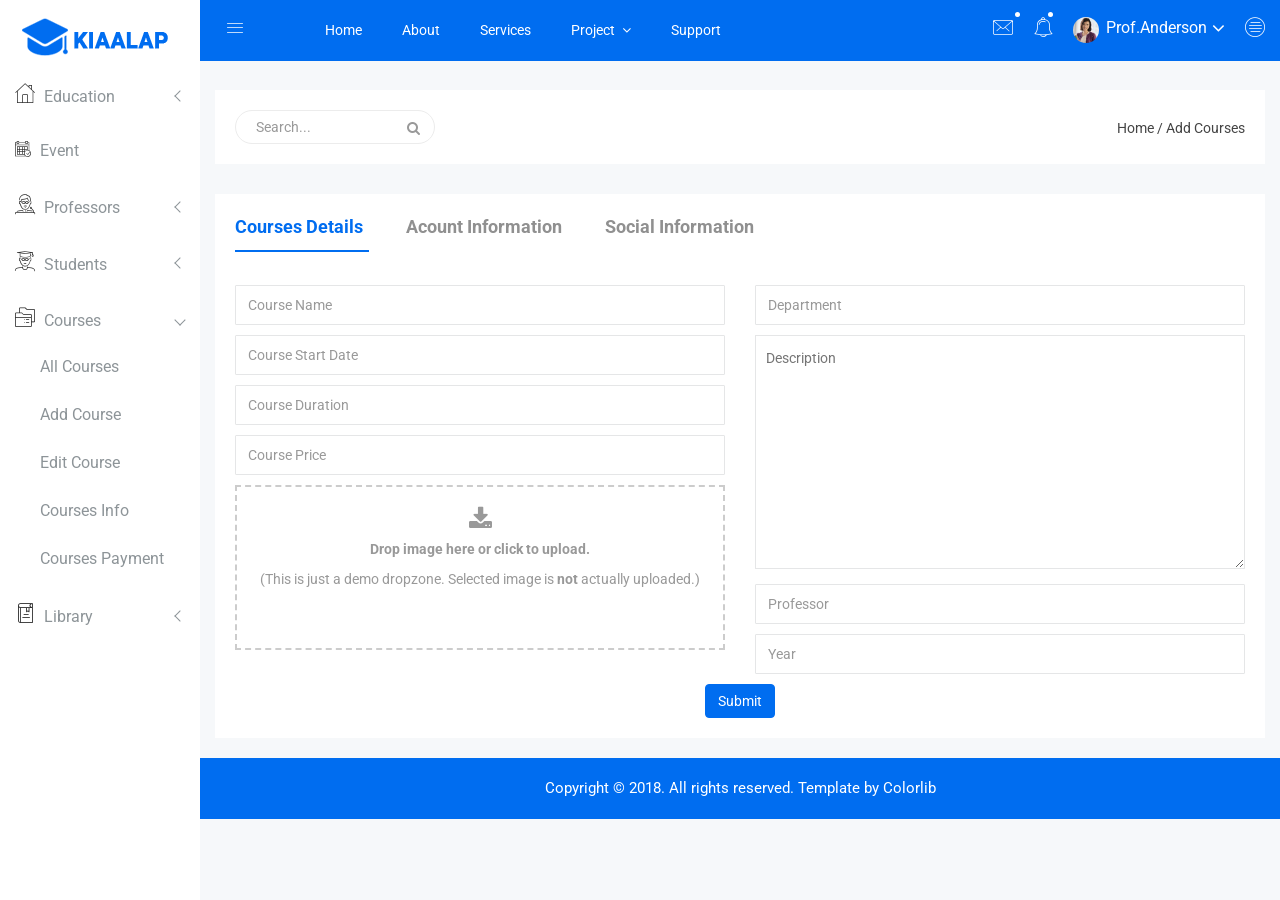
<file: add-course.html>
<!doctype html>
<html class="no-js" lang="en">

<head>
    <meta charset="utf-8">
    <meta http-equiv="x-ua-compatible" content="ie=edge">
    <title>Add Course | Kiaalap - Kiaalap Admin Template</title>
    <meta name="description" content="">
    <meta name="viewport" content="width=device-width, initial-scale=1">
    <!-- favicon
		============================================ -->
    <link rel="shortcut icon" type="image/x-icon" href="img/favicon.ico">
    <!-- Google Fonts
		============================================ -->
    <link href="https://fonts.googleapis.com/css?family=Roboto:100,300,400,700,900" rel="stylesheet">
    <!-- Bootstrap CSS
		============================================ -->
    <link rel="stylesheet" href="css/bootstrap.min.css">
    <!-- Bootstrap CSS
		============================================ -->
    <link rel="stylesheet" href="css/font-awesome.min.css">
    <!-- owl.carousel CSS
		============================================ -->
    <link rel="stylesheet" href="css/owl.carousel.css">
    <link rel="stylesheet" href="css/owl.theme.css">
    <link rel="stylesheet" href="css/owl.transitions.css">
    <!-- animate CSS
		============================================ -->
    <link rel="stylesheet" href="css/animate.css">
    <!-- normalize CSS
		============================================ -->
    <link rel="stylesheet" href="css/normalize.css">
    <!-- meanmenu icon CSS
		============================================ -->
    <link rel="stylesheet" href="css/meanmenu.min.css">
    <!-- main CSS
		============================================ -->
    <link rel="stylesheet" href="css/main.css">
    <!-- dropzone CSS
		============================================ -->
    <link rel="stylesheet" href="css/dropzone/dropzone.css">
    <!-- educate icon CSS
		============================================ -->
    <link rel="stylesheet" href="css/educate-custon-icon.css">
    <!-- morrisjs CSS
		============================================ -->
    <link rel="stylesheet" href="css/morrisjs/morris.css">
    <!-- mCustomScrollbar CSS
		============================================ -->
    <link rel="stylesheet" href="css/scrollbar/jquery.mCustomScrollbar.min.css">
    <!-- metisMenu CSS
		============================================ -->
    <link rel="stylesheet" href="css/metisMenu/metisMenu.min.css">
    <link rel="stylesheet" href="css/metisMenu/metisMenu-vertical.css">
    <!-- calendar CSS
		============================================ -->
    <link rel="stylesheet" href="css/calendar/fullcalendar.min.css">
    <link rel="stylesheet" href="css/calendar/fullcalendar.print.min.css">
    <!-- forms CSS
		============================================ -->
    <link rel="stylesheet" href="css/form/all-type-forms.css">
    <!-- style CSS
		============================================ -->
    <link rel="stylesheet" href="style.css">
    <!-- responsive CSS
		============================================ -->
    <link rel="stylesheet" href="css/responsive.css">
    <!-- modernizr JS
		============================================ -->
    <script src="js/vendor/modernizr-2.8.3.min.js"></script>
</head>

<body>
    <!--[if lt IE 8]>
		<p class="browserupgrade">You are using an <strong>outdated</strong> browser. Please <a href="http://browsehappy.com/">upgrade your browser</a> to improve your experience.</p>
	<![endif]-->
    <!-- Start Left menu area -->
    <div class="left-sidebar-pro">
        <nav id="sidebar" class="">
            <div class="sidebar-header">
                <a href="index.html"><img class="main-logo" src="img/logo/logo.png" alt="" /></a>
                <strong><a href="index.html"><img src="img/logo/logosn.png" alt="" /></a></strong>
            </div>
            <div class="left-custom-menu-adp-wrap comment-scrollbar">
                <nav class="sidebar-nav left-sidebar-menu-pro">
                    <ul class="metismenu" id="menu1">
                        <li>
                            <a class="has-arrow" href="index.html">
								   <span class="educate-icon educate-home icon-wrap"></span>
								   <span class="mini-click-non">Education</span>
								</a>
                            <ul class="submenu-angle" aria-expanded="true">
                                <li><a title="Dashboard v.1" href="index.html"><span class="mini-sub-pro">Dashboard v.1</span></a></li>
                                <li><a title="Dashboard v.2" href="index-1.html"><span class="mini-sub-pro">Dashboard v.2</span></a></li>
                                <li><a title="Dashboard v.3" href="index-2.html"><span class="mini-sub-pro">Dashboard v.3</span></a></li>
                                <li><a title="Analytics" href="analytics.html"><span class="mini-sub-pro">Analytics</span></a></li>
                                <li><a title="Widgets" href="widgets.html"><span class="mini-sub-pro">Widgets</span></a></li>
                            </ul>
                        </li>
                        <li>
                            <a title="Landing Page" href="events.html" aria-expanded="false"><span class="educate-icon educate-event icon-wrap sub-icon-mg" aria-hidden="true"></span> <span class="mini-click-non">Event</span></a>
                        </li>
                        <li>
                            <a class="has-arrow" href="all-professors.html" aria-expanded="false"><span class="educate-icon educate-professor icon-wrap"></span> <span class="mini-click-non">Professors</span></a>
                            <ul class="submenu-angle" aria-expanded="false">
                                <li><a title="All Professors" href="all-professors.html"><span class="mini-sub-pro">All Professors</span></a></li>
                                <li><a title="Add Professor" href="add-professor.html"><span class="mini-sub-pro">Add Professor</span></a></li>
                                <li><a title="Edit Professor" href="edit-professor.html"><span class="mini-sub-pro">Edit Professor</span></a></li>
                                <li><a title="Professor Profile" href="professor-profile.html"><span class="mini-sub-pro">Professor Profile</span></a></li>
                            </ul>
                        </li>
                        <li>
                            <a class="has-arrow" href="all-students.html" aria-expanded="false"><span class="educate-icon educate-student icon-wrap"></span> <span class="mini-click-non">Students</span></a>
                            <ul class="submenu-angle" aria-expanded="false">
                                <li><a title="All Students" href="all-students.html"><span class="mini-sub-pro">All Students</span></a></li>
                                <li><a title="Add Students" href="add-student.html"><span class="mini-sub-pro">Add Student</span></a></li>
                                <li><a title="Edit Students" href="edit-student.html"><span class="mini-sub-pro">Edit Student</span></a></li>
                                <li><a title="Students Profile" href="student-profile.html"><span class="mini-sub-pro">Student Profile</span></a></li>
                            </ul>
                        </li>
                        <li class="active">
                            <a class="has-arrow" href="all-courses.html" aria-expanded="false"><span class="educate-icon educate-course icon-wrap"></span> <span class="mini-click-non">Courses</span></a>
                            <ul class="submenu-angle" aria-expanded="false">
                                <li><a title="All Courses" href="all-courses.html"><span class="mini-sub-pro">All Courses</span></a></li>
                                <li><a title="Add Courses" href="add-course.html"><span class="mini-sub-pro">Add Course</span></a></li>
                                <li><a title="Edit Courses" href="edit-course.html"><span class="mini-sub-pro">Edit Course</span></a></li>
                                <li><a title="Courses Profile" href="course-info.html"><span class="mini-sub-pro">Courses Info</span></a></li>
                                <li><a title="course Payment" href="course-payment.html"><span class="mini-sub-pro">Courses Payment</span></a></li>
                            </ul>
                        </li>
                        <li>
                            <a class="has-arrow" href="all-courses.html" aria-expanded="false"><span class="educate-icon educate-library icon-wrap"></span> <span class="mini-click-non">Library</span></a>
                            <ul class="submenu-angle" aria-expanded="false">
                                <li><a title="All Library" href="library-assets.html"><span class="mini-sub-pro">Library Assets</span></a></li>
                                <li><a title="Add Library" href="add-library-assets.html"><span class="mini-sub-pro">Add Library Asset</span></a></li>
                                <li><a title="Edit Library" href="edit-library-assets.html"><span class="mini-sub-pro">Edit Library Asset</span></a></li>
                            </ul>
                        </li>
                        <li>
                            <a class="has-arrow" href="all-courses.html" aria-expanded="false"><span class="educate-icon educate-department icon-wrap"></span> <span class="mini-click-non">Departments</span></a>
                            <ul class="submenu-angle" aria-expanded="false">
                                <li><a title="Departments List" href="departments.html"><span class="mini-sub-pro">Departments List</span></a></li>
                                <li><a title="Add Departments" href="add-department.html"><span class="mini-sub-pro">Add Departments</span></a></li>
                                <li><a title="Edit Departments" href="edit-department.html"><span class="mini-sub-pro">Edit Departments</span></a></li>
                            </ul>
                        </li>
                        <li>
                            <a class="has-arrow" href="mailbox.html" aria-expanded="false"><span class="educate-icon educate-message icon-wrap"></span> <span class="mini-click-non">Mailbox</span></a>
                            <ul class="submenu-angle" aria-expanded="false">
                                <li><a title="Inbox" href="mailbox.html"><span class="mini-sub-pro">Inbox</span></a></li>
                                <li><a title="View Mail" href="mailbox-view.html"><span class="mini-sub-pro">View Mail</span></a></li>
                                <li><a title="Compose Mail" href="mailbox-compose.html"><span class="mini-sub-pro">Compose Mail</span></a></li>
                            </ul>
                        </li>
                        <li>
                            <a class="has-arrow" href="mailbox.html" aria-expanded="false"><span class="educate-icon educate-interface icon-wrap"></span> <span class="mini-click-non">Interface</span></a>
                            <ul class="submenu-angle interface-mini-nb-dp" aria-expanded="false">
                                <li><a title="Google Map" href="google-map.html"><span class="mini-sub-pro">Google Map</span></a></li>
                                <li><a title="Data Maps" href="data-maps.html"><span class="mini-sub-pro">Data Maps</span></a></li>
                                <li><a title="Pdf Viewer" href="pdf-viewer.html"><span class="mini-sub-pro">Pdf Viewer</span></a></li>
                                <li><a title="X-Editable" href="x-editable.html"><span class="mini-sub-pro">X-Editable</span></a></li>
                                <li><a title="Code Editor" href="code-editor.html"><span class="mini-sub-pro">Code Editor</span></a></li>
                                <li><a title="Tree View" href="tree-view.html"><span class="mini-sub-pro">Tree View</span></a></li>
                                <li><a title="Preloader" href="preloader.html"><span class="mini-sub-pro">Preloader</span></a></li>
                                <li><a title="Images Cropper" href="images-cropper.html"><span class="mini-sub-pro">Images Cropper</span></a></li>
                            </ul>
                        </li>
                        <li>
                            <a class="has-arrow" href="mailbox.html" aria-expanded="false"><span class="educate-icon educate-charts icon-wrap"></span> <span class="mini-click-non">Charts</span></a>
                            <ul class="submenu-angle chart-mini-nb-dp" aria-expanded="false">
                                <li><a title="Bar Charts" href="bar-charts.html"><span class="mini-sub-pro">Bar Charts</span></a></li>
                                <li><a title="Line Charts" href="line-charts.html"><span class="mini-sub-pro">Line Charts</span></a></li>
                                <li><a title="Area Charts" href="area-charts.html"><span class="mini-sub-pro">Area Charts</span></a></li>
                                <li><a title="Rounded Charts" href="rounded-chart.html"><span class="mini-sub-pro">Rounded Charts</span></a></li>
                                <li><a title="C3 Charts" href="c3.html"><span class="mini-sub-pro">C3 Charts</span></a></li>
                                <li><a title="Sparkline Charts" href="sparkline.html"><span class="mini-sub-pro">Sparkline Charts</span></a></li>
                                <li><a title="Peity Charts" href="peity.html"><span class="mini-sub-pro">Peity Charts</span></a></li>
                            </ul>
                        </li>
                        <li>
                            <a class="has-arrow" href="mailbox.html" aria-expanded="false"><span class="educate-icon educate-data-table icon-wrap"></span> <span class="mini-click-non">Data Tables</span></a>
                            <ul class="submenu-angle" aria-expanded="false">
                                <li><a title="Peity Charts" href="static-table.html"><span class="mini-sub-pro">Static Table</span></a></li>
                                <li><a title="Data Table" href="data-table.html"><span class="mini-sub-pro">Data Table</span></a></li>
                            </ul>
                        </li>
                        <li>
                            <a class="has-arrow" href="mailbox.html" aria-expanded="false"><span class="educate-icon educate-form icon-wrap"></span> <span class="mini-click-non">Forms Elements</span></a>
                            <ul class="submenu-angle form-mini-nb-dp" aria-expanded="false">
                                <li><a title="Basic Form Elements" href="basic-form-element.html"><span class="mini-sub-pro">Bc Form Elements</span></a></li>
                                <li><a title="Advance Form Elements" href="advance-form-element.html"><span class="mini-sub-pro">Ad Form Elements</span></a></li>
                                <li><a title="Password Meter" href="password-meter.html"><span class="mini-sub-pro">Password Meter</span></a></li>
                                <li><a title="Multi Upload" href="multi-upload.html"><span class="mini-sub-pro">Multi Upload</span></a></li>
                                <li><a title="Text Editor" href="tinymc.html"><span class="mini-sub-pro">Text Editor</span></a></li>
                                <li><a title="Dual List Box" href="dual-list-box.html"><span class="mini-sub-pro">Dual List Box</span></a></li>
                            </ul>
                        </li>
                        <li>
                            <a class="has-arrow" href="mailbox.html" aria-expanded="false"><span class="educate-icon educate-apps icon-wrap"></span> <span class="mini-click-non">App views</span></a>
                            <ul class="submenu-angle app-mini-nb-dp" aria-expanded="false">
                                <li><a title="Notifications" href="notifications.html"><span class="mini-sub-pro">Notifications</span></a></li>
                                <li><a title="Alerts" href="alerts.html"><span class="mini-sub-pro">Alerts</span></a></li>
                                <li><a title="Modals" href="modals.html"><span class="mini-sub-pro">Modals</span></a></li>
                                <li><a title="Buttons" href="buttons.html"><span class="mini-sub-pro">Buttons</span></a></li>
                                <li><a title="Tabs" href="tabs.html"><span class="mini-sub-pro">Tabs</span></a></li>
                                <li><a title="Accordion" href="accordion.html"><span class="mini-sub-pro">Accordion</span></a></li>
                            </ul>
                        </li>
                        <li id="removable">
                            <a class="has-arrow" href="#" aria-expanded="false"><span class="educate-icon educate-pages icon-wrap"></span> <span class="mini-click-non">Pages</span></a>
                            <ul class="submenu-angle page-mini-nb-dp" aria-expanded="false">
                                <li><a title="Login" href="login.html"><span class="mini-sub-pro">Login</span></a></li>
                                <li><a title="Register" href="register.html"><span class="mini-sub-pro">Register</span></a></li>
                                <li><a title="Lock" href="lock.html"><span class="mini-sub-pro">Lock</span></a></li>
                                <li><a title="Password Recovery" href="password-recovery.html"><span class="mini-sub-pro">Password Recovery</span></a></li>
                                <li><a title="404 Page" href="404.html"><span class="mini-sub-pro">404 Page</span></a></li>
                                <li><a title="500 Page" href="500.html"><span class="mini-sub-pro">500 Page</span></a></li>
                            </ul>
                        </li>
                    </ul>
                </nav>
            </div>
        </nav>
    </div>
    <!-- End Left menu area -->
    <!-- Start Welcome area -->
    <div class="all-content-wrapper">
        <div class="container-fluid">
            <div class="row">
                <div class="col-lg-12 col-md-12 col-sm-12 col-xs-12">
                    <div class="logo-pro">
                        <a href="index.html"><img class="main-logo" src="img/logo/logo.png" alt="" /></a>
                    </div>
                </div>
            </div>
        </div>
        <div class="header-advance-area">
            <div class="header-top-area">
                <div class="container-fluid">
                    <div class="row">
                        <div class="col-lg-12 col-md-12 col-sm-12 col-xs-12">
                            <div class="header-top-wraper">
                                <div class="row">
                                    <div class="col-lg-1 col-md-0 col-sm-1 col-xs-12">
                                        <div class="menu-switcher-pro">
                                            <button type="button" id="sidebarCollapse" class="btn bar-button-pro header-drl-controller-btn btn-info navbar-btn">
													<i class="educate-icon educate-nav"></i>
												</button>
                                        </div>
                                    </div>
                                    <div class="col-lg-6 col-md-7 col-sm-6 col-xs-12">
                                        <div class="header-top-menu tabl-d-n">
                                            <ul class="nav navbar-nav mai-top-nav">
                                                <li class="nav-item"><a href="#" class="nav-link">Home</a>
                                                </li>
                                                <li class="nav-item"><a href="#" class="nav-link">About</a>
                                                </li>
                                                <li class="nav-item"><a href="#" class="nav-link">Services</a>
                                                </li>
                                                <li class="nav-item dropdown res-dis-nn">
                                                    <a href="#" data-toggle="dropdown" role="button" aria-expanded="false" class="nav-link dropdown-toggle">Project <span class="angle-down-topmenu"><i class="fa fa-angle-down"></i></span></a>
                                                    <div role="menu" class="dropdown-menu animated zoomIn">
                                                        <a href="#" class="dropdown-item">Documentation</a>
                                                        <a href="#" class="dropdown-item">Expert Backend</a>
                                                        <a href="#" class="dropdown-item">Expert FrontEnd</a>
                                                        <a href="#" class="dropdown-item">Contact Support</a>
                                                    </div>
                                                </li>
                                                <li class="nav-item"><a href="#" class="nav-link">Support</a>
                                                </li>
                                            </ul>
                                        </div>
                                    </div>
                                    <div class="col-lg-5 col-md-5 col-sm-12 col-xs-12">
                                        <div class="header-right-info">
                                            <ul class="nav navbar-nav mai-top-nav header-right-menu">
                                                <li class="nav-item dropdown">
                                                    <a href="#" data-toggle="dropdown" role="button" aria-expanded="false" class="nav-link dropdown-toggle"><i class="educate-icon educate-message edu-chat-pro" aria-hidden="true"></i><span class="indicator-ms"></span></a>
                                                    <div role="menu" class="author-message-top dropdown-menu animated zoomIn">
                                                        <div class="message-single-top">
                                                            <h1>Message</h1>
                                                        </div>
                                                        <ul class="message-menu">
                                                            <li>
                                                                <a href="#">
                                                                    <div class="message-img">
                                                                        <img src="img/contact/1.jpg" alt="">
                                                                    </div>
                                                                    <div class="message-content">
                                                                        <span class="message-date">16 Sept</span>
                                                                        <h2>Advanda Cro</h2>
                                                                        <p>Please done this project as soon possible.</p>
                                                                    </div>
                                                                </a>
                                                            </li>
                                                            <li>
                                                                <a href="#">
                                                                    <div class="message-img">
                                                                        <img src="img/contact/4.jpg" alt="">
                                                                    </div>
                                                                    <div class="message-content">
                                                                        <span class="message-date">16 Sept</span>
                                                                        <h2>Sulaiman din</h2>
                                                                        <p>Please done this project as soon possible.</p>
                                                                    </div>
                                                                </a>
                                                            </li>
                                                            <li>
                                                                <a href="#">
                                                                    <div class="message-img">
                                                                        <img src="img/contact/3.jpg" alt="">
                                                                    </div>
                                                                    <div class="message-content">
                                                                        <span class="message-date">16 Sept</span>
                                                                        <h2>Victor Jara</h2>
                                                                        <p>Please done this project as soon possible.</p>
                                                                    </div>
                                                                </a>
                                                            </li>
                                                            <li>
                                                                <a href="#">
                                                                    <div class="message-img">
                                                                        <img src="img/contact/2.jpg" alt="">
                                                                    </div>
                                                                    <div class="message-content">
                                                                        <span class="message-date">16 Sept</span>
                                                                        <h2>Victor Jara</h2>
                                                                        <p>Please done this project as soon possible.</p>
                                                                    </div>
                                                                </a>
                                                            </li>
                                                        </ul>
                                                        <div class="message-view">
                                                            <a href="#">View All Messages</a>
                                                        </div>
                                                    </div>
                                                </li>
                                                <li class="nav-item"><a href="#" data-toggle="dropdown" role="button" aria-expanded="false" class="nav-link dropdown-toggle"><i class="educate-icon educate-bell" aria-hidden="true"></i><span class="indicator-nt"></span></a>
                                                    <div role="menu" class="notification-author dropdown-menu animated zoomIn">
                                                        <div class="notification-single-top">
                                                            <h1>Notifications</h1>
                                                        </div>
                                                        <ul class="notification-menu">
                                                            <li>
                                                                <a href="#">
                                                                    <div class="notification-icon">
                                                                        <i class="educate-icon educate-checked edu-checked-pro admin-check-pro" aria-hidden="true"></i>
                                                                    </div>
                                                                    <div class="notification-content">
                                                                        <span class="notification-date">16 Sept</span>
                                                                        <h2>Advanda Cro</h2>
                                                                        <p>Please done this project as soon possible.</p>
                                                                    </div>
                                                                </a>
                                                            </li>
                                                            <li>
                                                                <a href="#">
                                                                    <div class="notification-icon">
                                                                        <i class="fa fa-cloud edu-cloud-computing-down" aria-hidden="true"></i>
                                                                    </div>
                                                                    <div class="notification-content">
                                                                        <span class="notification-date">16 Sept</span>
                                                                        <h2>Sulaiman din</h2>
                                                                        <p>Please done this project as soon possible.</p>
                                                                    </div>
                                                                </a>
                                                            </li>
                                                            <li>
                                                                <a href="#">
                                                                    <div class="notification-icon">
                                                                        <i class="fa fa-eraser edu-shield" aria-hidden="true"></i>
                                                                    </div>
                                                                    <div class="notification-content">
                                                                        <span class="notification-date">16 Sept</span>
                                                                        <h2>Victor Jara</h2>
                                                                        <p>Please done this project as soon possible.</p>
                                                                    </div>
                                                                </a>
                                                            </li>
                                                            <li>
                                                                <a href="#">
                                                                    <div class="notification-icon">
                                                                        <i class="fa fa-line-chart edu-analytics-arrow" aria-hidden="true"></i>
                                                                    </div>
                                                                    <div class="notification-content">
                                                                        <span class="notification-date">16 Sept</span>
                                                                        <h2>Victor Jara</h2>
                                                                        <p>Please done this project as soon possible.</p>
                                                                    </div>
                                                                </a>
                                                            </li>
                                                        </ul>
                                                        <div class="notification-view">
                                                            <a href="#">View All Notification</a>
                                                        </div>
                                                    </div>
                                                </li>
                                                <li class="nav-item">
                                                    <a href="#" data-toggle="dropdown" role="button" aria-expanded="false" class="nav-link dropdown-toggle">
															<img src="img/product/pro4.jpg" alt="" />
															<span class="admin-name">Prof.Anderson</span>
															<i class="fa fa-angle-down edu-icon edu-down-arrow"></i>
														</a>
                                                    <ul role="menu" class="dropdown-header-top author-log dropdown-menu animated zoomIn">
                                                        <li><a href="#"><span class="edu-icon edu-home-admin author-log-ic"></span>My Account</a>
                                                        </li>
                                                        <li><a href="#"><span class="edu-icon edu-user-rounded author-log-ic"></span>My Profile</a>
                                                        </li>
                                                        <li><a href="#"><span class="edu-icon edu-money author-log-ic"></span>User Billing</a>
                                                        </li>
                                                        <li><a href="#"><span class="edu-icon edu-settings author-log-ic"></span>Settings</a>
                                                        </li>
                                                        <li><a href="#"><span class="edu-icon edu-locked author-log-ic"></span>Log Out</a>
                                                        </li>
                                                    </ul>
                                                </li>
                                                <li class="nav-item nav-setting-open"><a href="#" data-toggle="dropdown" role="button" aria-expanded="false" class="nav-link dropdown-toggle"><i class="educate-icon educate-menu"></i></a>

                                                    <div role="menu" class="admintab-wrap menu-setting-wrap menu-setting-wrap-bg dropdown-menu animated zoomIn">
                                                        <ul class="nav nav-tabs custon-set-tab">
                                                            <li class="active"><a data-toggle="tab" href="#Notes">Notes</a>
                                                            </li>
                                                            <li><a data-toggle="tab" href="#Projects">Projects</a>
                                                            </li>
                                                            <li><a data-toggle="tab" href="#Settings">Settings</a>
                                                            </li>
                                                        </ul>

                                                        <div class="tab-content custom-bdr-nt">
                                                            <div id="Notes" class="tab-pane fade in active">
                                                                <div class="notes-area-wrap">
                                                                    <div class="note-heading-indicate">
                                                                        <h2><i class="fa fa-comments-o"></i> Latest Notes</h2>
                                                                        <p>You have 10 new message.</p>
                                                                    </div>
                                                                    <div class="notes-list-area notes-menu-scrollbar">
                                                                        <ul class="notes-menu-list">
                                                                            <li>
                                                                                <a href="#">
                                                                                    <div class="notes-list-flow">
                                                                                        <div class="notes-img">
                                                                                            <img src="img/contact/4.jpg" alt="" />
                                                                                        </div>
                                                                                        <div class="notes-content">
                                                                                            <p> The point of using Lorem Ipsum is that it has a more-or-less normal.</p>
                                                                                            <span>Yesterday 2:45 pm</span>
                                                                                        </div>
                                                                                    </div>
                                                                                </a>
                                                                            </li>
                                                                            <li>
                                                                                <a href="#">
                                                                                    <div class="notes-list-flow">
                                                                                        <div class="notes-img">
                                                                                            <img src="img/contact/1.jpg" alt="" />
                                                                                        </div>
                                                                                        <div class="notes-content">
                                                                                            <p> The point of using Lorem Ipsum is that it has a more-or-less normal.</p>
                                                                                            <span>Yesterday 2:45 pm</span>
                                                                                        </div>
                                                                                    </div>
                                                                                </a>
                                                                            </li>
                                                                            <li>
                                                                                <a href="#">
                                                                                    <div class="notes-list-flow">
                                                                                        <div class="notes-img">
                                                                                            <img src="img/contact/2.jpg" alt="" />
                                                                                        </div>
                                                                                        <div class="notes-content">
                                                                                            <p> The point of using Lorem Ipsum is that it has a more-or-less normal.</p>
                                                                                            <span>Yesterday 2:45 pm</span>
                                                                                        </div>
                                                                                    </div>
                                                                                </a>
                                                                            </li>
                                                                            <li>
                                                                                <a href="#">
                                                                                    <div class="notes-list-flow">
                                                                                        <div class="notes-img">
                                                                                            <img src="img/contact/3.jpg" alt="" />
                                                                                        </div>
                                                                                        <div class="notes-content">
                                                                                            <p> The point of using Lorem Ipsum is that it has a more-or-less normal.</p>
                                                                                            <span>Yesterday 2:45 pm</span>
                                                                                        </div>
                                                                                    </div>
                                                                                </a>
                                                                            </li>
                                                                            <li>
                                                                                <a href="#">
                                                                                    <div class="notes-list-flow">
                                                                                        <div class="notes-img">
                                                                                            <img src="img/contact/4.jpg" alt="" />
                                                                                        </div>
                                                                                        <div class="notes-content">
                                                                                            <p> The point of using Lorem Ipsum is that it has a more-or-less normal.</p>
                                                                                            <span>Yesterday 2:45 pm</span>
                                                                                        </div>
                                                                                    </div>
                                                                                </a>
                                                                            </li>
                                                                            <li>
                                                                                <a href="#">
                                                                                    <div class="notes-list-flow">
                                                                                        <div class="notes-img">
                                                                                            <img src="img/contact/1.jpg" alt="" />
                                                                                        </div>
                                                                                        <div class="notes-content">
                                                                                            <p> The point of using Lorem Ipsum is that it has a more-or-less normal.</p>
                                                                                            <span>Yesterday 2:45 pm</span>
                                                                                        </div>
                                                                                    </div>
                                                                                </a>
                                                                            </li>
                                                                            <li>
                                                                                <a href="#">
                                                                                    <div class="notes-list-flow">
                                                                                        <div class="notes-img">
                                                                                            <img src="img/contact/2.jpg" alt="" />
                                                                                        </div>
                                                                                        <div class="notes-content">
                                                                                            <p> The point of using Lorem Ipsum is that it has a more-or-less normal.</p>
                                                                                            <span>Yesterday 2:45 pm</span>
                                                                                        </div>
                                                                                    </div>
                                                                                </a>
                                                                            </li>
                                                                            <li>
                                                                                <a href="#">
                                                                                    <div class="notes-list-flow">
                                                                                        <div class="notes-img">
                                                                                            <img src="img/contact/1.jpg" alt="" />
                                                                                        </div>
                                                                                        <div class="notes-content">
                                                                                            <p> The point of using Lorem Ipsum is that it has a more-or-less normal.</p>
                                                                                            <span>Yesterday 2:45 pm</span>
                                                                                        </div>
                                                                                    </div>
                                                                                </a>
                                                                            </li>
                                                                            <li>
                                                                                <a href="#">
                                                                                    <div class="notes-list-flow">
                                                                                        <div class="notes-img">
                                                                                            <img src="img/contact/2.jpg" alt="" />
                                                                                        </div>
                                                                                        <div class="notes-content">
                                                                                            <p> The point of using Lorem Ipsum is that it has a more-or-less normal.</p>
                                                                                            <span>Yesterday 2:45 pm</span>
                                                                                        </div>
                                                                                    </div>
                                                                                </a>
                                                                            </li>
                                                                            <li>
                                                                                <a href="#">
                                                                                    <div class="notes-list-flow">
                                                                                        <div class="notes-img">
                                                                                            <img src="img/contact/3.jpg" alt="" />
                                                                                        </div>
                                                                                        <div class="notes-content">
                                                                                            <p> The point of using Lorem Ipsum is that it has a more-or-less normal.</p>
                                                                                            <span>Yesterday 2:45 pm</span>
                                                                                        </div>
                                                                                    </div>
                                                                                </a>
                                                                            </li>
                                                                        </ul>
                                                                    </div>
                                                                </div>
                                                            </div>
                                                            <div id="Projects" class="tab-pane fade">
                                                                <div class="projects-settings-wrap">
                                                                    <div class="note-heading-indicate">
                                                                        <h2><i class="fa fa-cube"></i> Latest projects</h2>
                                                                        <p> You have 20 projects. 5 not completed.</p>
                                                                    </div>
                                                                    <div class="project-st-list-area project-st-menu-scrollbar">
                                                                        <ul class="projects-st-menu-list">
                                                                            <li>
                                                                                <a href="#">
                                                                                    <div class="project-list-flow">
                                                                                        <div class="projects-st-heading">
                                                                                            <h2>Web Development</h2>
                                                                                            <p> The point of using Lorem Ipsum is that it has a more or less normal.</p>
                                                                                            <span class="project-st-time">1 hours ago</span>
                                                                                        </div>
                                                                                        <div class="projects-st-content">
                                                                                            <p>Completion with: 28%</p>
                                                                                            <div class="progress progress-mini">
                                                                                                <div style="width: 28%;" class="progress-bar progress-bar-danger hd-tp-1"></div>
                                                                                            </div>
                                                                                            <p>Project end: 4:00 pm - 12.06.2014</p>
                                                                                        </div>
                                                                                    </div>
                                                                                </a>
                                                                            </li>
                                                                            <li>
                                                                                <a href="#">
                                                                                    <div class="project-list-flow">
                                                                                        <div class="projects-st-heading">
                                                                                            <h2>Software Development</h2>
                                                                                            <p> The point of using Lorem Ipsum is that it has a more or less normal.</p>
                                                                                            <span class="project-st-time">2 hours ago</span>
                                                                                        </div>
                                                                                        <div class="projects-st-content project-rating-cl">
                                                                                            <p>Completion with: 68%</p>
                                                                                            <div class="progress progress-mini">
                                                                                                <div style="width: 68%;" class="progress-bar hd-tp-2"></div>
                                                                                            </div>
                                                                                            <p>Project end: 4:00 pm - 12.06.2014</p>
                                                                                        </div>
                                                                                    </div>
                                                                                </a>
                                                                            </li>
                                                                            <li>
                                                                                <a href="#">
                                                                                    <div class="project-list-flow">
                                                                                        <div class="projects-st-heading">
                                                                                            <h2>Graphic Design</h2>
                                                                                            <p> The point of using Lorem Ipsum is that it has a more or less normal.</p>
                                                                                            <span class="project-st-time">3 hours ago</span>
                                                                                        </div>
                                                                                        <div class="projects-st-content">
                                                                                            <p>Completion with: 78%</p>
                                                                                            <div class="progress progress-mini">
                                                                                                <div style="width: 78%;" class="progress-bar hd-tp-3"></div>
                                                                                            </div>
                                                                                            <p>Project end: 4:00 pm - 12.06.2014</p>
                                                                                        </div>
                                                                                    </div>
                                                                                </a>
                                                                            </li>
                                                                            <li>
                                                                                <a href="#">
                                                                                    <div class="project-list-flow">
                                                                                        <div class="projects-st-heading">
                                                                                            <h2>Web Design</h2>
                                                                                            <p> The point of using Lorem Ipsum is that it has a more or less normal.</p>
                                                                                            <span class="project-st-time">4 hours ago</span>
                                                                                        </div>
                                                                                        <div class="projects-st-content project-rating-cl2">
                                                                                            <p>Completion with: 38%</p>
                                                                                            <div class="progress progress-mini">
                                                                                                <div style="width: 38%;" class="progress-bar progress-bar-danger hd-tp-4"></div>
                                                                                            </div>
                                                                                            <p>Project end: 4:00 pm - 12.06.2014</p>
                                                                                        </div>
                                                                                    </div>
                                                                                </a>
                                                                            </li>
                                                                            <li>
                                                                                <a href="#">
                                                                                    <div class="project-list-flow">
                                                                                        <div class="projects-st-heading">
                                                                                            <h2>Business Card</h2>
                                                                                            <p> The point of using Lorem Ipsum is that it has a more or less normal.</p>
                                                                                            <span class="project-st-time">5 hours ago</span>
                                                                                        </div>
                                                                                        <div class="projects-st-content">
                                                                                            <p>Completion with: 28%</p>
                                                                                            <div class="progress progress-mini">
                                                                                                <div style="width: 28%;" class="progress-bar progress-bar-danger hd-tp-5"></div>
                                                                                            </div>
                                                                                            <p>Project end: 4:00 pm - 12.06.2014</p>
                                                                                        </div>
                                                                                    </div>
                                                                                </a>
                                                                            </li>
                                                                            <li>
                                                                                <a href="#">
                                                                                    <div class="project-list-flow">
                                                                                        <div class="projects-st-heading">
                                                                                            <h2>Ecommerce Business</h2>
                                                                                            <p> The point of using Lorem Ipsum is that it has a more or less normal.</p>
                                                                                            <span class="project-st-time">6 hours ago</span>
                                                                                        </div>
                                                                                        <div class="projects-st-content project-rating-cl">
                                                                                            <p>Completion with: 68%</p>
                                                                                            <div class="progress progress-mini">
                                                                                                <div style="width: 68%;" class="progress-bar hd-tp-6"></div>
                                                                                            </div>
                                                                                            <p>Project end: 4:00 pm - 12.06.2014</p>
                                                                                        </div>
                                                                                    </div>
                                                                                </a>
                                                                            </li>
                                                                            <li>
                                                                                <a href="#">
                                                                                    <div class="project-list-flow">
                                                                                        <div class="projects-st-heading">
                                                                                            <h2>Woocommerce Plugin</h2>
                                                                                            <p> The point of using Lorem Ipsum is that it has a more or less normal.</p>
                                                                                            <span class="project-st-time">7 hours ago</span>
                                                                                        </div>
                                                                                        <div class="projects-st-content">
                                                                                            <p>Completion with: 78%</p>
                                                                                            <div class="progress progress-mini">
                                                                                                <div style="width: 78%;" class="progress-bar"></div>
                                                                                            </div>
                                                                                            <p>Project end: 4:00 pm - 12.06.2014</p>
                                                                                        </div>
                                                                                    </div>
                                                                                </a>
                                                                            </li>
                                                                            <li>
                                                                                <a href="#">
                                                                                    <div class="project-list-flow">
                                                                                        <div class="projects-st-heading">
                                                                                            <h2>Wordpress Theme</h2>
                                                                                            <p> The point of using Lorem Ipsum is that it has a more or less normal.</p>
                                                                                            <span class="project-st-time">9 hours ago</span>
                                                                                        </div>
                                                                                        <div class="projects-st-content project-rating-cl2">
                                                                                            <p>Completion with: 38%</p>
                                                                                            <div class="progress progress-mini">
                                                                                                <div style="width: 38%;" class="progress-bar progress-bar-danger"></div>
                                                                                            </div>
                                                                                            <p>Project end: 4:00 pm - 12.06.2014</p>
                                                                                        </div>
                                                                                    </div>
                                                                                </a>
                                                                            </li>
                                                                        </ul>
                                                                    </div>
                                                                </div>
                                                            </div>
                                                            <div id="Settings" class="tab-pane fade">
                                                                <div class="setting-panel-area">
                                                                    <div class="note-heading-indicate">
                                                                        <h2><i class="fa fa-gears"></i> Settings Panel</h2>
                                                                        <p> You have 20 Settings. 5 not completed.</p>
                                                                    </div>
                                                                    <ul class="setting-panel-list">
                                                                        <li>
                                                                            <div class="checkbox-setting-pro">
                                                                                <div class="checkbox-title-pro">
                                                                                    <h2>Show notifications</h2>
                                                                                    <div class="ts-custom-check">
                                                                                        <div class="onoffswitch">
                                                                                            <input type="checkbox" name="collapsemenu" class="onoffswitch-checkbox" id="example">
                                                                                            <label class="onoffswitch-label" for="example">
																									<span class="onoffswitch-inner"></span>
																									<span class="onoffswitch-switch"></span>
																								</label>
                                                                                        </div>
                                                                                    </div>
                                                                                </div>
                                                                            </div>
                                                                        </li>
                                                                        <li>
                                                                            <div class="checkbox-setting-pro">
                                                                                <div class="checkbox-title-pro">
                                                                                    <h2>Disable Chat</h2>
                                                                                    <div class="ts-custom-check">
                                                                                        <div class="onoffswitch">
                                                                                            <input type="checkbox" name="collapsemenu" class="onoffswitch-checkbox" id="example3">
                                                                                            <label class="onoffswitch-label" for="example3">
																									<span class="onoffswitch-inner"></span>
																									<span class="onoffswitch-switch"></span>
																								</label>
                                                                                        </div>
                                                                                    </div>
                                                                                </div>
                                                                            </div>
                                                                        </li>
                                                                        <li>
                                                                            <div class="checkbox-setting-pro">
                                                                                <div class="checkbox-title-pro">
                                                                                    <h2>Enable history</h2>
                                                                                    <div class="ts-custom-check">
                                                                                        <div class="onoffswitch">
                                                                                            <input type="checkbox" name="collapsemenu" class="onoffswitch-checkbox" id="example4">
                                                                                            <label class="onoffswitch-label" for="example4">
																									<span class="onoffswitch-inner"></span>
																									<span class="onoffswitch-switch"></span>
																								</label>
                                                                                        </div>
                                                                                    </div>
                                                                                </div>
                                                                            </div>
                                                                        </li>
                                                                        <li>
                                                                            <div class="checkbox-setting-pro">
                                                                                <div class="checkbox-title-pro">
                                                                                    <h2>Show charts</h2>
                                                                                    <div class="ts-custom-check">
                                                                                        <div class="onoffswitch">
                                                                                            <input type="checkbox" name="collapsemenu" class="onoffswitch-checkbox" id="example7">
                                                                                            <label class="onoffswitch-label" for="example7">
																									<span class="onoffswitch-inner"></span>
																									<span class="onoffswitch-switch"></span>
																								</label>
                                                                                        </div>
                                                                                    </div>
                                                                                </div>
                                                                            </div>
                                                                        </li>
                                                                        <li>
                                                                            <div class="checkbox-setting-pro">
                                                                                <div class="checkbox-title-pro">
                                                                                    <h2>Update everyday</h2>
                                                                                    <div class="ts-custom-check">
                                                                                        <div class="onoffswitch">
                                                                                            <input type="checkbox" name="collapsemenu" checked="" class="onoffswitch-checkbox" id="example2">
                                                                                            <label class="onoffswitch-label" for="example2">
																									<span class="onoffswitch-inner"></span>
																									<span class="onoffswitch-switch"></span>
																								</label>
                                                                                        </div>
                                                                                    </div>
                                                                                </div>
                                                                            </div>
                                                                        </li>
                                                                        <li>
                                                                            <div class="checkbox-setting-pro">
                                                                                <div class="checkbox-title-pro">
                                                                                    <h2>Global search</h2>
                                                                                    <div class="ts-custom-check">
                                                                                        <div class="onoffswitch">
                                                                                            <input type="checkbox" name="collapsemenu" checked="" class="onoffswitch-checkbox" id="example6">
                                                                                            <label class="onoffswitch-label" for="example6">
																									<span class="onoffswitch-inner"></span>
																									<span class="onoffswitch-switch"></span>
																								</label>
                                                                                        </div>
                                                                                    </div>
                                                                                </div>
                                                                            </div>
                                                                        </li>
                                                                        <li>
                                                                            <div class="checkbox-setting-pro">
                                                                                <div class="checkbox-title-pro">
                                                                                    <h2>Offline users</h2>
                                                                                    <div class="ts-custom-check">
                                                                                        <div class="onoffswitch">
                                                                                            <input type="checkbox" name="collapsemenu" checked="" class="onoffswitch-checkbox" id="example5">
                                                                                            <label class="onoffswitch-label" for="example5">
																									<span class="onoffswitch-inner"></span>
																									<span class="onoffswitch-switch"></span>
																								</label>
                                                                                        </div>
                                                                                    </div>
                                                                                </div>
                                                                            </div>
                                                                        </li>
                                                                    </ul>

                                                                </div>
                                                            </div>
                                                        </div>
                                                    </div>
                                                </li>
                                            </ul>
                                        </div>
                                    </div>
                                </div>
                            </div>
                        </div>
                    </div>
                </div>
            </div>
            <!-- Mobile Menu start -->
            <div class="mobile-menu-area">
                <div class="container">
                    <div class="row">
                        <div class="col-lg-12 col-md-12 col-sm-12 col-xs-12">
                            <div class="mobile-menu">
                                <nav id="dropdown">
                                    <ul class="mobile-menu-nav">
                                        <li><a data-toggle="collapse" data-target="#Charts" href="#">Home <span class="admin-project-icon edu-icon edu-down-arrow"></span></a>
                                            <ul class="collapse dropdown-header-top">
                                                <li><a href="index.html">Dashboard v.1</a></li>
                                                <li><a href="index-1.html">Dashboard v.2</a></li>
                                                <li><a href="index-3.html">Dashboard v.3</a></li>
                                                <li><a href="analytics.html">Analytics</a></li>
                                                <li><a href="widgets.html">Widgets</a></li>
                                            </ul>
                                        </li>
                                        <li><a href="events.html">Event</a></li>
                                        <li><a data-toggle="collapse" data-target="#demoevent" href="#">Professors <span class="admin-project-icon edu-icon edu-down-arrow"></span></a>
                                            <ul id="demoevent" class="collapse dropdown-header-top">
                                                <li><a href="all-professors.html">All Professors</a>
                                                </li>
                                                <li><a href="add-professor.html">Add Professor</a>
                                                </li>
                                                <li><a href="edit-professor.html">Edit Professor</a>
                                                </li>
                                                <li><a href="professor-profile.html">Professor Profile</a>
                                                </li>
                                            </ul>
                                        </li>
                                        <li><a data-toggle="collapse" data-target="#demopro" href="#">Students <span class="admin-project-icon edu-icon edu-down-arrow"></span></a>
                                            <ul id="demopro" class="collapse dropdown-header-top">
                                                <li><a href="all-students.html">All Students</a>
                                                </li>
                                                <li><a href="add-student.html">Add Student</a>
                                                </li>
                                                <li><a href="edit-student.html">Edit Student</a>
                                                </li>
                                                <li><a href="student-profile.html">Student Profile</a>
                                                </li>
                                            </ul>
                                        </li>
                                        <li><a data-toggle="collapse" data-target="#democrou" href="#">Courses <span class="admin-project-icon edu-icon edu-down-arrow"></span></a>
                                            <ul id="democrou" class="collapse dropdown-header-top">
                                                <li><a href="all-courses.html">All Courses</a>
                                                </li>
                                                <li><a href="add-course.html">Add Course</a>
                                                </li>
                                                <li><a href="edit-course.html">Edit Course</a>
                                                </li>
                                                <li><a href="course-profile.html">Courses Info</a>
                                                </li>
                                                <li><a href="course-payment.html">Courses Payment</a>
                                                </li>
                                            </ul>
                                        </li>
                                        <li><a data-toggle="collapse" data-target="#demolibra" href="#">Library <span class="admin-project-icon edu-icon edu-down-arrow"></span></a>
                                            <ul id="demolibra" class="collapse dropdown-header-top">
                                                <li><a href="library-assets.html">Library Assets</a>
                                                </li>
                                                <li><a href="add-library-assets.html">Add Library Asset</a>
                                                </li>
                                                <li><a href="edit-library-assets.html">Edit Library Asset</a>
                                                </li>
                                            </ul>
                                        </li>
                                        <li><a data-toggle="collapse" data-target="#demodepart" href="#">Departments <span class="admin-project-icon edu-icon edu-down-arrow"></span></a>
                                            <ul id="demodepart" class="collapse dropdown-header-top">
                                                <li><a href="departments.html">Departments List</a>
                                                </li>
                                                <li><a href="add-department.html">Add Departments</a>
                                                </li>
                                                <li><a href="edit-department.html">Edit Departments</a>
                                                </li>
                                            </ul>
                                        </li>
                                        <li><a data-toggle="collapse" data-target="#demomi" href="#">Mailbox <span class="admin-project-icon edu-icon edu-down-arrow"></span></a>
                                            <ul id="demomi" class="collapse dropdown-header-top">
                                                <li><a href="mailbox.html">Inbox</a>
                                                </li>
                                                <li><a href="mailbox-view.html">View Mail</a>
                                                </li>
                                                <li><a href="mailbox-compose.html">Compose Mail</a>
                                                </li>
                                            </ul>
                                        </li>
                                        <li><a data-toggle="collapse" data-target="#Miscellaneousmob" href="#">Interface <span class="admin-project-icon edu-icon edu-down-arrow"></span></a>
                                            <ul id="Miscellaneousmob" class="collapse dropdown-header-top">
                                                <li><a href="google-map.html">Google Map</a>
                                                </li>
                                                <li><a href="data-maps.html">Data Maps</a>
                                                </li>
                                                <li><a href="pdf-viewer.html">Pdf Viewer</a>
                                                </li>
                                                <li><a href="x-editable.html">X-Editable</a>
                                                </li>
                                                <li><a href="code-editor.html">Code Editor</a>
                                                </li>
                                                <li><a href="tree-view.html">Tree View</a>
                                                </li>
                                                <li><a href="preloader.html">Preloader</a>
                                                </li>
                                                <li><a href="images-cropper.html">Images Cropper</a>
                                                </li>
                                            </ul>
                                        </li>
                                        <li><a data-toggle="collapse" data-target="#Chartsmob" href="#">Charts <span class="admin-project-icon edu-icon edu-down-arrow"></span></a>
                                            <ul id="Chartsmob" class="collapse dropdown-header-top">
                                                <li><a href="bar-charts.html">Bar Charts</a>
                                                </li>
                                                <li><a href="line-charts.html">Line Charts</a>
                                                </li>
                                                <li><a href="area-charts.html">Area Charts</a>
                                                </li>
                                                <li><a href="rounded-chart.html">Rounded Charts</a>
                                                </li>
                                                <li><a href="c3.html">C3 Charts</a>
                                                </li>
                                                <li><a href="sparkline.html">Sparkline Charts</a>
                                                </li>
                                                <li><a href="peity.html">Peity Charts</a>
                                                </li>
                                            </ul>
                                        </li>
                                        <li><a data-toggle="collapse" data-target="#Tablesmob" href="#">Tables <span class="admin-project-icon edu-icon edu-down-arrow"></span></a>
                                            <ul id="Tablesmob" class="collapse dropdown-header-top">
                                                <li><a href="static-table.html">Static Table</a>
                                                </li>
                                                <li><a href="data-table.html">Data Table</a>
                                                </li>
                                            </ul>
                                        </li>
                                        <li><a data-toggle="collapse" data-target="#formsmob" href="#">Forms <span class="admin-project-icon edu-icon edu-down-arrow"></span></a>
                                            <ul id="formsmob" class="collapse dropdown-header-top">
                                                <li><a href="basic-form-element.html">Basic Form Elements</a>
                                                </li>
                                                <li><a href="advance-form-element.html">Advanced Form Elements</a>
                                                </li>
                                                <li><a href="password-meter.html">Password Meter</a>
                                                </li>
                                                <li><a href="multi-upload.html">Multi Upload</a>
                                                </li>
                                                <li><a href="tinymc.html">Text Editor</a>
                                                </li>
                                                <li><a href="dual-list-box.html">Dual List Box</a>
                                                </li>
                                            </ul>
                                        </li>
                                        <li><a data-toggle="collapse" data-target="#Appviewsmob" href="#">App views <span class="admin-project-icon edu-icon edu-down-arrow"></span></a>
                                            <ul id="Appviewsmob" class="collapse dropdown-header-top">
                                                <li><a href="basic-form-element.html">Basic Form Elements</a>
                                                </li>
                                                <li><a href="advance-form-element.html">Advanced Form Elements</a>
                                                </li>
                                                <li><a href="password-meter.html">Password Meter</a>
                                                </li>
                                                <li><a href="multi-upload.html">Multi Upload</a>
                                                </li>
                                                <li><a href="tinymc.html">Text Editor</a>
                                                </li>
                                                <li><a href="dual-list-box.html">Dual List Box</a>
                                                </li>
                                            </ul>
                                        </li>
                                        <li><a data-toggle="collapse" data-target="#Pagemob" href="#">Pages <span class="admin-project-icon edu-icon edu-down-arrow"></span></a>
                                            <ul id="Pagemob" class="collapse dropdown-header-top">
                                                <li><a href="login.html">Login</a>
                                                </li>
                                                <li><a href="register.html">Register</a>
                                                </li>
                                                <li><a href="lock.html">Lock</a>
                                                </li>
                                                <li><a href="password-recovery.html">Password Recovery</a>
                                                </li>
                                                <li><a href="404.html">404 Page</a></li>
                                                <li><a href="500.html">500 Page</a></li>
                                            </ul>
                                        </li>
                                    </ul>
                                </nav>
                            </div>
                        </div>
                    </div>
                </div>
            </div>
            <!-- Mobile Menu end -->
            <div class="breadcome-area">
                <div class="container-fluid">
                    <div class="row">
                        <div class="col-lg-12 col-md-12 col-sm-12 col-xs-12">
                            <div class="breadcome-list single-page-breadcome">
                                <div class="row">
                                    <div class="col-lg-6 col-md-6 col-sm-6 col-xs-12">
                                        <div class="breadcome-heading">
                                            <form role="search" class="sr-input-func">
                                                <input type="text" placeholder="Search..." class="search-int form-control">
                                                <a href="#"><i class="fa fa-search"></i></a>
                                            </form>
                                        </div>
                                    </div>
                                    <div class="col-lg-6 col-md-6 col-sm-6 col-xs-12">
                                        <ul class="breadcome-menu">
                                            <li><a href="#">Home</a> <span class="bread-slash">/</span>
                                            </li>
                                            <li><span class="bread-blod">Add Courses</span>
                                            </li>
                                        </ul>
                                    </div>
                                </div>
                            </div>
                        </div>
                    </div>
                </div>
            </div>
        </div>
        <!-- Single pro tab review Start-->
        <div class="single-pro-review-area mt-t-30 mg-b-15">
            <div class="container-fluid">
                <div class="row">
                    <div class="col-lg-12 col-md-12 col-sm-12 col-xs-12">
                        <div class="product-payment-inner-st">
                            <ul id="myTabedu1" class="tab-review-design">
                                <li class="active"><a href="#description">Courses Details</a></li>
                                <li><a href="#reviews"> Acount Information</a></li>
                                <li><a href="#INFORMATION">Social Information</a></li>
                            </ul>
                            <div id="myTabContent" class="tab-content custom-product-edit">
                                <div class="product-tab-list tab-pane fade active in" id="description">
                                    <div class="row">
                                        <div class="col-lg-12 col-md-12 col-sm-12 col-xs-12">
                                            <div class="review-content-section">
                                                <div id="dropzone1" class="pro-ad addcoursepro">
                                                    <form action="/upload" class="dropzone dropzone-custom needsclick addcourse" id="demo1-upload">
                                                        <div class="row">
                                                            <div class="col-lg-6 col-md-6 col-sm-6 col-xs-12">
                                                                <div class="form-group">
                                                                    <input name="coursename" type="text" class="form-control" placeholder="Course Name">
                                                                </div>
                                                                <div class="form-group">
                                                                    <input name="finish" id="finish" type="text" class="form-control" placeholder="Course Start Date">
                                                                </div>
                                                                <div class="form-group">
                                                                    <input name="duration" type="text" class="form-control" placeholder="Course Duration">
                                                                </div>
                                                                <div class="form-group">
                                                                    <input name="price" type="number" class="form-control" placeholder="Course Price">
                                                                </div>
                                                                <div class="form-group alert-up-pd">
                                                                    <div class="dz-message needsclick download-custom">
                                                                        <i class="fa fa-download edudropnone" aria-hidden="true"></i>
                                                                        <h2 class="edudropnone">Drop image here or click to upload.</h2>
                                                                        <p class="edudropnone"><span class="note needsclick">(This is just a demo dropzone. Selected image is <strong>not</strong> actually uploaded.)</span>
                                                                        </p>
                                                                        <input name="imageico" class="hd-pro-img" type="text" />
                                                                    </div>
                                                                </div>
                                                            </div>
                                                            <div class="col-lg-6 col-md-6 col-sm-6 col-xs-12">
                                                                <div class="form-group res-mg-t-15">
                                                                    <input name="department" type="text" class="form-control" placeholder="Department">
                                                                </div>
                                                                <div class="form-group">
                                                                    <textarea name="description" placeholder="Description"></textarea>
                                                                </div>
                                                                <div class="form-group">
                                                                    <input name="crprofessor" type="text" class="form-control" placeholder="Professor">
                                                                </div>
                                                                <div class="form-group">
                                                                    <input id="year" name="year" type="text" class="form-control" placeholder="Year">
                                                                </div>
                                                            </div>
                                                        </div>
                                                        <div class="row">
                                                            <div class="col-lg-12">
                                                                <div class="payment-adress">
                                                                    <button type="submit" class="btn btn-primary waves-effect waves-light">Submit</button>
                                                                </div>
                                                            </div>
                                                        </div>
                                                    </form>
                                                </div>
                                            </div>
                                        </div>
                                    </div>
                                </div>
                                <div class="product-tab-list tab-pane fade" id="reviews">
                                    <div class="row">
                                        <div class="col-lg-12 col-md-12 col-sm-12 col-xs-12">
                                            <div class="review-content-section">
                                                <div class="row">
                                                    <div class="col-lg-12 col-md-12 col-sm-12 col-xs-12">
                                                        <div class="devit-card-custom">
                                                            <div class="form-group">
                                                                <input type="text" class="form-control" placeholder="Email">
                                                            </div>
                                                            <div class="form-group">
                                                                <input type="number" class="form-control" placeholder="Phone">
                                                            </div>
                                                            <div class="form-group">
                                                                <input type="password" class="form-control" placeholder="Password">
                                                            </div>
                                                            <div class="form-group">
                                                                <input type="password" class="form-control" placeholder="Confirm Password">
                                                            </div>
                                                            <a href="#" class="btn btn-primary waves-effect waves-light">Submit</a>
                                                        </div>
                                                    </div>
                                                </div>
                                            </div>
                                        </div>
                                    </div>
                                </div>
                                <div class="product-tab-list tab-pane fade" id="INFORMATION">
                                    <div class="row">
                                        <div class="col-lg-12 col-md-12 col-sm-12 col-xs-12">
                                            <div class="review-content-section">
												<div class="row">
													<div class="col-lg-12">
														<div class="devit-card-custom">
															<div class="form-group">
																<input type="url" class="form-control" placeholder="Facebook URL">
															</div>
															<div class="form-group">
																<input type="url" class="form-control" placeholder="Twitter URL">
															</div>
															<div class="form-group">
																<input type="url" class="form-control" placeholder="Google Plus">
															</div>
															<div class="form-group">
																<input type="url" class="form-control" placeholder="Linkedin URL">
															</div>
															<button type="submit" class="btn btn-primary waves-effect waves-light">Submit</button>
														</div>
													</div>
												</div>
                                            </div>
                                        </div>
                                    </div>
                                </div>
                            </div>
                        </div>
                    </div>
                </div>
            </div>
        </div>
        <div class="footer-copyright-area">
            <div class="container-fluid">
                <div class="row">
                    <div class="col-lg-12 col-md-12 col-sm-12 col-xs-12">
                        <div class="footer-copy-right">
                            <p>Copyright © 2018. All rights reserved. Template by <a href="https://colorlib.com/wp/templates/">Colorlib</a></p>
                        </div>
                    </div>
                </div>
            </div>
        </div>
    </div>

    <!-- jquery
		============================================ -->
    <script src="js/vendor/jquery-1.12.4.min.js"></script>
    <!-- bootstrap JS
		============================================ -->
    <script src="js/bootstrap.min.js"></script>
    <!-- wow JS
		============================================ -->
    <script src="js/wow.min.js"></script>
    <!-- price-slider JS
		============================================ -->
    <script src="js/jquery-price-slider.js"></script>
    <!-- meanmenu JS
		============================================ -->
    <script src="js/jquery.meanmenu.js"></script>
    <!-- owl.carousel JS
		============================================ -->
    <script src="js/owl.carousel.min.js"></script>
    <!-- sticky JS
		============================================ -->
    <script src="js/jquery.sticky.js"></script>
    <!-- scrollUp JS
		============================================ -->
    <script src="js/jquery.scrollUp.min.js"></script>
    <!-- mCustomScrollbar JS
		============================================ -->
    <script src="js/scrollbar/jquery.mCustomScrollbar.concat.min.js"></script>
    <script src="js/scrollbar/mCustomScrollbar-active.js"></script>
    <!-- metisMenu JS
		============================================ -->
    <script src="js/metisMenu/metisMenu.min.js"></script>
    <script src="js/metisMenu/metisMenu-active.js"></script>
    <!-- morrisjs JS
		============================================ -->
    <script src="js/sparkline/jquery.sparkline.min.js"></script>
    <script src="js/sparkline/jquery.charts-sparkline.js"></script>
    <!-- calendar JS
		============================================ -->
    <script src="js/calendar/moment.min.js"></script>
    <script src="js/calendar/fullcalendar.min.js"></script>
    <script src="js/calendar/fullcalendar-active.js"></script>
    <!-- maskedinput JS
		============================================ -->
    <script src="js/jquery.maskedinput.min.js"></script>
    <script src="js/masking-active.js"></script>
    <!-- datepicker JS
		============================================ -->
    <script src="js/datepicker/jquery-ui.min.js"></script>
    <script src="js/datepicker/datepicker-active.js"></script>
    <!-- form validate JS
		============================================ -->
    <script src="js/form-validation/jquery.form.min.js"></script>
    <script src="js/form-validation/jquery.validate.min.js"></script>
    <script src="js/form-validation/form-active.js"></script>
    <!-- dropzone JS
		============================================ -->
    <script src="js/dropzone/dropzone.js"></script>
    <!-- tab JS
		============================================ -->
    <script src="js/tab.js"></script>
    <!-- plugins JS
		============================================ -->
    <script src="js/plugins.js"></script>
    <!-- main JS
		============================================ -->
    <script src="js/main.js"></script>
    <!-- tawk chat JS
		============================================ -->
    <script src="js/tawk-chat.js"></script>
</body>

</html>
</file>
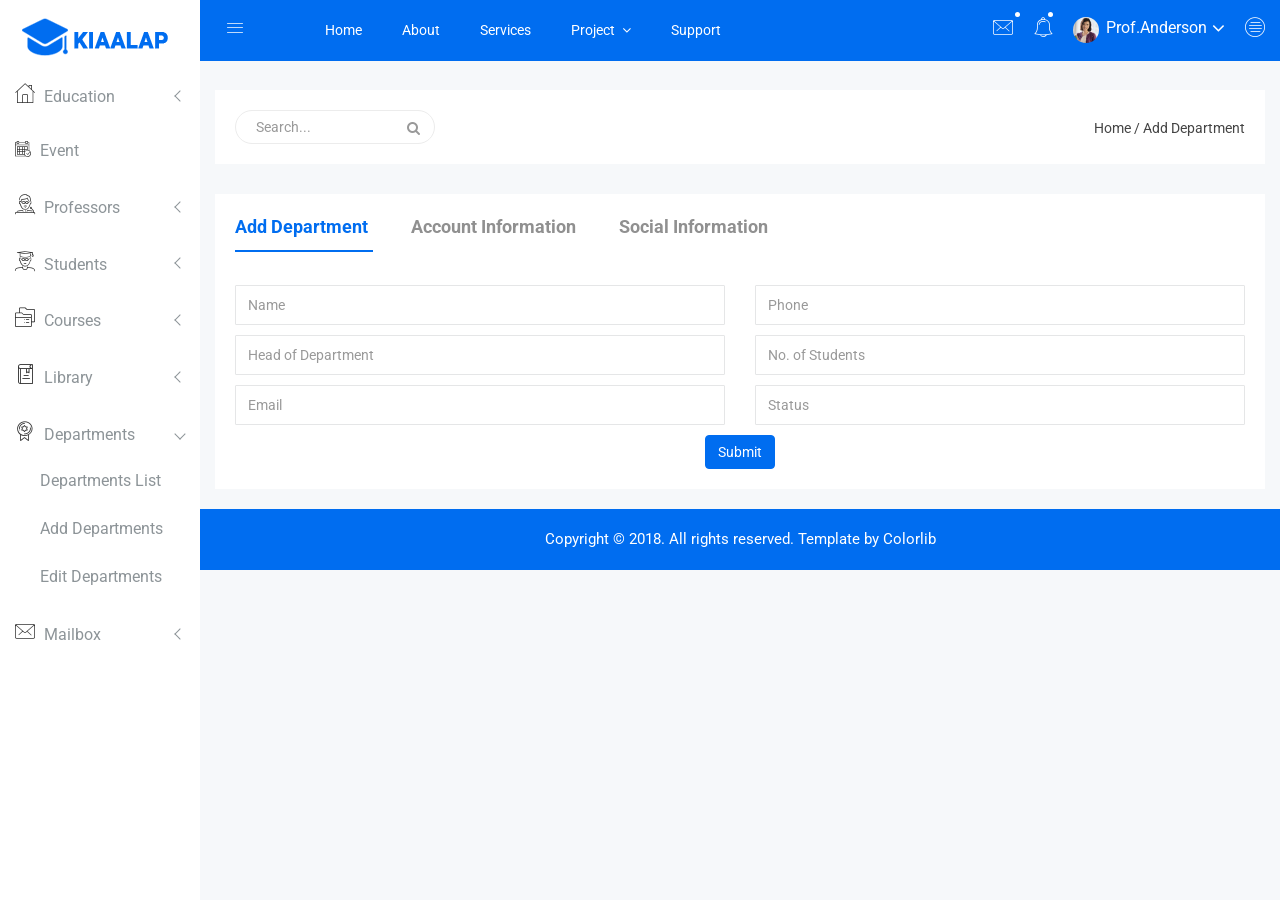
<file: add-department.html>
<!doctype html>
<html class="no-js" lang="en">

<head>
    <meta charset="utf-8">
    <meta http-equiv="x-ua-compatible" content="ie=edge">
    <title>Add Department | Kiaalap - Kiaalap Admin Template</title>
    <meta name="description" content="">
    <meta name="viewport" content="width=device-width, initial-scale=1">
    <!-- favicon
		============================================ -->
    <link rel="shortcut icon" type="image/x-icon" href="img/favicon.ico">
    <!-- Google Fonts
		============================================ -->
    <link href="https://fonts.googleapis.com/css?family=Roboto:100,300,400,700,900" rel="stylesheet">
    <!-- Bootstrap CSS
		============================================ -->
    <link rel="stylesheet" href="css/bootstrap.min.css">
    <!-- Bootstrap CSS
		============================================ -->
    <link rel="stylesheet" href="css/font-awesome.min.css">
    <!-- owl.carousel CSS
		============================================ -->
    <link rel="stylesheet" href="css/owl.carousel.css">
    <link rel="stylesheet" href="css/owl.theme.css">
    <link rel="stylesheet" href="css/owl.transitions.css">
    <!-- animate CSS
		============================================ -->
    <link rel="stylesheet" href="css/animate.css">
    <!-- normalize CSS
		============================================ -->
    <link rel="stylesheet" href="css/normalize.css">
    <!-- meanmenu icon CSS
		============================================ -->
    <link rel="stylesheet" href="css/meanmenu.min.css">
    <!-- main CSS
		============================================ -->
    <link rel="stylesheet" href="css/main.css">
    <!-- educate icon CSS
		============================================ -->
    <link rel="stylesheet" href="css/educate-custon-icon.css">
    <!-- morrisjs CSS
		============================================ -->
    <link rel="stylesheet" href="css/morrisjs/morris.css">
    <!-- mCustomScrollbar CSS
		============================================ -->
    <link rel="stylesheet" href="css/scrollbar/jquery.mCustomScrollbar.min.css">
    <!-- metisMenu CSS
		============================================ -->
    <link rel="stylesheet" href="css/metisMenu/metisMenu.min.css">
    <link rel="stylesheet" href="css/metisMenu/metisMenu-vertical.css">
    <!-- calendar CSS
		============================================ -->
    <link rel="stylesheet" href="css/calendar/fullcalendar.min.css">
    <link rel="stylesheet" href="css/calendar/fullcalendar.print.min.css">
    <!-- forms CSS
		============================================ -->
    <link rel="stylesheet" href="css/form/all-type-forms.css">
    <!-- style CSS
		============================================ -->
    <link rel="stylesheet" href="style.css">
    <!-- responsive CSS
		============================================ -->
    <link rel="stylesheet" href="css/responsive.css">
    <!-- modernizr JS
		============================================ -->
    <script src="js/vendor/modernizr-2.8.3.min.js"></script>
</head>

<body>
    <!--[if lt IE 8]>
		<p class="browserupgrade">You are using an <strong>outdated</strong> browser. Please <a href="http://browsehappy.com/">upgrade your browser</a> to improve your experience.</p>
	<![endif]-->
    <!-- Start Left menu area -->
    <div class="left-sidebar-pro">
        <nav id="sidebar" class="">
            <div class="sidebar-header">
                <a href="index.html"><img class="main-logo" src="img/logo/logo.png" alt="" /></a>
                <strong><a href="index.html"><img src="img/logo/logosn.png" alt="" /></a></strong>
            </div>
            <div class="left-custom-menu-adp-wrap comment-scrollbar">
                <nav class="sidebar-nav left-sidebar-menu-pro">
                    <ul class="metismenu" id="menu1">
                        <li>
                            <a class="has-arrow" href="index.html">
								   <span class="educate-icon educate-home icon-wrap"></span>
								   <span class="mini-click-non">Education</span>
								</a>
                            <ul class="submenu-angle" aria-expanded="true">
                                <li><a title="Dashboard v.1" href="index.html"><span class="mini-sub-pro">Dashboard v.1</span></a></li>
                                <li><a title="Dashboard v.2" href="index-1.html"><span class="mini-sub-pro">Dashboard v.2</span></a></li>
                                <li><a title="Dashboard v.3" href="index-2.html"><span class="mini-sub-pro">Dashboard v.3</span></a></li>
                                <li><a title="Analytics" href="analytics.html"><span class="mini-sub-pro">Analytics</span></a></li>
                                <li><a title="Widgets" href="widgets.html"><span class="mini-sub-pro">Widgets</span></a></li>
                            </ul>
                        </li>
                        <li>
                            <a title="Landing Page" href="events.html" aria-expanded="false"><span class="educate-icon educate-event icon-wrap sub-icon-mg" aria-hidden="true"></span> <span class="mini-click-non">Event</span></a>
                        </li>
                        <li>
                            <a class="has-arrow" href="all-professors.html" aria-expanded="false"><span class="educate-icon educate-professor icon-wrap"></span> <span class="mini-click-non">Professors</span></a>
                            <ul class="submenu-angle" aria-expanded="false">
                                <li><a title="All Professors" href="all-professors.html"><span class="mini-sub-pro">All Professors</span></a></li>
                                <li><a title="Add Professor" href="add-professor.html"><span class="mini-sub-pro">Add Professor</span></a></li>
                                <li><a title="Edit Professor" href="edit-professor.html"><span class="mini-sub-pro">Edit Professor</span></a></li>
                                <li><a title="Professor Profile" href="professor-profile.html"><span class="mini-sub-pro">Professor Profile</span></a></li>
                            </ul>
                        </li>
                        <li>
                            <a class="has-arrow" href="all-students.html" aria-expanded="false"><span class="educate-icon educate-student icon-wrap"></span> <span class="mini-click-non">Students</span></a>
                            <ul class="submenu-angle" aria-expanded="false">
                                <li><a title="All Students" href="all-students.html"><span class="mini-sub-pro">All Students</span></a></li>
                                <li><a title="Add Students" href="add-student.html"><span class="mini-sub-pro">Add Student</span></a></li>
                                <li><a title="Edit Students" href="edit-student.html"><span class="mini-sub-pro">Edit Student</span></a></li>
                                <li><a title="Students Profile" href="student-profile.html"><span class="mini-sub-pro">Student Profile</span></a></li>
                            </ul>
                        </li>
                        <li>
                            <a class="has-arrow" href="all-courses.html" aria-expanded="false"><span class="educate-icon educate-course icon-wrap"></span> <span class="mini-click-non">Courses</span></a>
                            <ul class="submenu-angle" aria-expanded="false">
                                <li><a title="All Courses" href="all-courses.html"><span class="mini-sub-pro">All Courses</span></a></li>
                                <li><a title="Add Courses" href="add-course.html"><span class="mini-sub-pro">Add Course</span></a></li>
                                <li><a title="Edit Courses" href="edit-course.html"><span class="mini-sub-pro">Edit Course</span></a></li>
                                <li><a title="Courses Profile" href="course-info.html"><span class="mini-sub-pro">Courses Info</span></a></li>
                                <li><a title="course Payment" href="course-payment.html"><span class="mini-sub-pro">Courses Payment</span></a></li>
                            </ul>
                        </li>
                        <li>
                            <a class="has-arrow" href="all-courses.html" aria-expanded="false"><span class="educate-icon educate-library icon-wrap"></span> <span class="mini-click-non">Library</span></a>
                            <ul class="submenu-angle" aria-expanded="false">
                                <li><a title="All Library" href="library-assets.html"><span class="mini-sub-pro">Library Assets</span></a></li>
                                <li><a title="Add Library" href="add-library-assets.html"><span class="mini-sub-pro">Add Library Asset</span></a></li>
                                <li><a title="Edit Library" href="edit-library-assets.html"><span class="mini-sub-pro">Edit Library Asset</span></a></li>
                            </ul>
                        </li>
                        <li class="active">
                            <a class="has-arrow" href="all-courses.html" aria-expanded="false"><span class="educate-icon educate-department icon-wrap"></span> <span class="mini-click-non">Departments</span></a>
                            <ul class="submenu-angle" aria-expanded="false">
                                <li><a title="Departments List" href="departments.html"><span class="mini-sub-pro">Departments List</span></a></li>
                                <li><a title="Add Departments" href="add-department.html"><span class="mini-sub-pro">Add Departments</span></a></li>
                                <li><a title="Edit Departments" href="edit-department.html"><span class="mini-sub-pro">Edit Departments</span></a></li>
                            </ul>
                        </li>
                        <li>
                            <a class="has-arrow" href="mailbox.html" aria-expanded="false"><span class="educate-icon educate-message icon-wrap"></span> <span class="mini-click-non">Mailbox</span></a>
                            <ul class="submenu-angle" aria-expanded="false">
                                <li><a title="Inbox" href="mailbox.html"><span class="mini-sub-pro">Inbox</span></a></li>
                                <li><a title="View Mail" href="mailbox-view.html"><span class="mini-sub-pro">View Mail</span></a></li>
                                <li><a title="Compose Mail" href="mailbox-compose.html"><span class="mini-sub-pro">Compose Mail</span></a></li>
                            </ul>
                        </li>
                        <li>
                            <a class="has-arrow" href="mailbox.html" aria-expanded="false"><span class="educate-icon educate-interface icon-wrap"></span> <span class="mini-click-non">Interface</span></a>
                            <ul class="submenu-angle interface-mini-nb-dp" aria-expanded="false">
                                <li><a title="Google Map" href="google-map.html"><span class="mini-sub-pro">Google Map</span></a></li>
                                <li><a title="Data Maps" href="data-maps.html"><span class="mini-sub-pro">Data Maps</span></a></li>
                                <li><a title="Pdf Viewer" href="pdf-viewer.html"><span class="mini-sub-pro">Pdf Viewer</span></a></li>
                                <li><a title="X-Editable" href="x-editable.html"><span class="mini-sub-pro">X-Editable</span></a></li>
                                <li><a title="Code Editor" href="code-editor.html"><span class="mini-sub-pro">Code Editor</span></a></li>
                                <li><a title="Tree View" href="tree-view.html"><span class="mini-sub-pro">Tree View</span></a></li>
                                <li><a title="Preloader" href="preloader.html"><span class="mini-sub-pro">Preloader</span></a></li>
                                <li><a title="Images Cropper" href="images-cropper.html"><span class="mini-sub-pro">Images Cropper</span></a></li>
                            </ul>
                        </li>
                        <li>
                            <a class="has-arrow" href="mailbox.html" aria-expanded="false"><span class="educate-icon educate-charts icon-wrap"></span> <span class="mini-click-non">Charts</span></a>
                            <ul class="submenu-angle chart-mini-nb-dp" aria-expanded="false">
                                <li><a title="Bar Charts" href="bar-charts.html"><span class="mini-sub-pro">Bar Charts</span></a></li>
                                <li><a title="Line Charts" href="line-charts.html"><span class="mini-sub-pro">Line Charts</span></a></li>
                                <li><a title="Area Charts" href="area-charts.html"><span class="mini-sub-pro">Area Charts</span></a></li>
                                <li><a title="Rounded Charts" href="rounded-chart.html"><span class="mini-sub-pro">Rounded Charts</span></a></li>
                                <li><a title="C3 Charts" href="c3.html"><span class="mini-sub-pro">C3 Charts</span></a></li>
                                <li><a title="Sparkline Charts" href="sparkline.html"><span class="mini-sub-pro">Sparkline Charts</span></a></li>
                                <li><a title="Peity Charts" href="peity.html"><span class="mini-sub-pro">Peity Charts</span></a></li>
                            </ul>
                        </li>
                        <li>
                            <a class="has-arrow" href="mailbox.html" aria-expanded="false"><span class="educate-icon educate-data-table icon-wrap"></span> <span class="mini-click-non">Data Tables</span></a>
                            <ul class="submenu-angle" aria-expanded="false">
                                <li><a title="Peity Charts" href="static-table.html"><span class="mini-sub-pro">Static Table</span></a></li>
                                <li><a title="Data Table" href="data-table.html"><span class="mini-sub-pro">Data Table</span></a></li>
                            </ul>
                        </li>
                        <li>
                            <a class="has-arrow" href="mailbox.html" aria-expanded="false"><span class="educate-icon educate-form icon-wrap"></span> <span class="mini-click-non">Forms Elements</span></a>
                            <ul class="submenu-angle form-mini-nb-dp" aria-expanded="false">
                                <li><a title="Basic Form Elements" href="basic-form-element.html"><span class="mini-sub-pro">Bc Form Elements</span></a></li>
                                <li><a title="Advance Form Elements" href="advance-form-element.html"><span class="mini-sub-pro">Ad Form Elements</span></a></li>
                                <li><a title="Password Meter" href="password-meter.html"><span class="mini-sub-pro">Password Meter</span></a></li>
                                <li><a title="Multi Upload" href="multi-upload.html"><span class="mini-sub-pro">Multi Upload</span></a></li>
                                <li><a title="Text Editor" href="tinymc.html"><span class="mini-sub-pro">Text Editor</span></a></li>
                                <li><a title="Dual List Box" href="dual-list-box.html"><span class="mini-sub-pro">Dual List Box</span></a></li>
                            </ul>
                        </li>
                        <li>
                            <a class="has-arrow" href="mailbox.html" aria-expanded="false"><span class="educate-icon educate-apps icon-wrap"></span> <span class="mini-click-non">App views</span></a>
                            <ul class="submenu-angle app-mini-nb-dp" aria-expanded="false">
                                <li><a title="Notifications" href="notifications.html"><span class="mini-sub-pro">Notifications</span></a></li>
                                <li><a title="Alerts" href="alerts.html"><span class="mini-sub-pro">Alerts</span></a></li>
                                <li><a title="Modals" href="modals.html"><span class="mini-sub-pro">Modals</span></a></li>
                                <li><a title="Buttons" href="buttons.html"><span class="mini-sub-pro">Buttons</span></a></li>
                                <li><a title="Tabs" href="tabs.html"><span class="mini-sub-pro">Tabs</span></a></li>
                                <li><a title="Accordion" href="accordion.html"><span class="mini-sub-pro">Accordion</span></a></li>
                            </ul>
                        </li>
                        <li id="removable">
                            <a class="has-arrow" href="#" aria-expanded="false"><span class="educate-icon educate-pages icon-wrap"></span> <span class="mini-click-non">Pages</span></a>
                            <ul class="submenu-angle page-mini-nb-dp" aria-expanded="false">
                                <li><a title="Login" href="login.html"><span class="mini-sub-pro">Login</span></a></li>
                                <li><a title="Register" href="register.html"><span class="mini-sub-pro">Register</span></a></li>
                                <li><a title="Lock" href="lock.html"><span class="mini-sub-pro">Lock</span></a></li>
                                <li><a title="Password Recovery" href="password-recovery.html"><span class="mini-sub-pro">Password Recovery</span></a></li>
                                <li><a title="404 Page" href="404.html"><span class="mini-sub-pro">404 Page</span></a></li>
                                <li><a title="500 Page" href="500.html"><span class="mini-sub-pro">500 Page</span></a></li>
                            </ul>
                        </li>
                    </ul>
                </nav>
            </div>
        </nav>
    </div>
    <!-- End Left menu area -->
    <!-- Start Welcome area -->
    <div class="all-content-wrapper">
        <div class="container-fluid">
            <div class="row">
                <div class="col-lg-12 col-md-12 col-sm-12 col-xs-12">
                    <div class="logo-pro">
                        <a href="index.html"><img class="main-logo" src="img/logo/logo.png" alt="" /></a>
                    </div>
                </div>
            </div>
        </div>
        <div class="header-advance-area">
            <div class="header-top-area">
                <div class="container-fluid">
                    <div class="row">
                        <div class="col-lg-12 col-md-12 col-sm-12 col-xs-12">
                            <div class="header-top-wraper">
                                <div class="row">
                                    <div class="col-lg-1 col-md-0 col-sm-1 col-xs-12">
                                        <div class="menu-switcher-pro">
                                            <button type="button" id="sidebarCollapse" class="btn bar-button-pro header-drl-controller-btn btn-info navbar-btn">
													<i class="educate-icon educate-nav"></i>
												</button>
                                        </div>
                                    </div>
                                    <div class="col-lg-6 col-md-7 col-sm-6 col-xs-12">
                                        <div class="header-top-menu tabl-d-n">
                                            <ul class="nav navbar-nav mai-top-nav">
                                                <li class="nav-item"><a href="#" class="nav-link">Home</a>
                                                </li>
                                                <li class="nav-item"><a href="#" class="nav-link">About</a>
                                                </li>
                                                <li class="nav-item"><a href="#" class="nav-link">Services</a>
                                                </li>
                                                <li class="nav-item dropdown res-dis-nn">
                                                    <a href="#" data-toggle="dropdown" role="button" aria-expanded="false" class="nav-link dropdown-toggle">Project <span class="angle-down-topmenu"><i class="fa fa-angle-down"></i></span></a>
                                                    <div role="menu" class="dropdown-menu animated zoomIn">
                                                        <a href="#" class="dropdown-item">Documentation</a>
                                                        <a href="#" class="dropdown-item">Expert Backend</a>
                                                        <a href="#" class="dropdown-item">Expert FrontEnd</a>
                                                        <a href="#" class="dropdown-item">Contact Support</a>
                                                    </div>
                                                </li>
                                                <li class="nav-item"><a href="#" class="nav-link">Support</a>
                                                </li>
                                            </ul>
                                        </div>
                                    </div>
                                    <div class="col-lg-5 col-md-5 col-sm-12 col-xs-12">
                                        <div class="header-right-info">
                                            <ul class="nav navbar-nav mai-top-nav header-right-menu">
                                                <li class="nav-item dropdown">
                                                    <a href="#" data-toggle="dropdown" role="button" aria-expanded="false" class="nav-link dropdown-toggle"><i class="educate-icon educate-message edu-chat-pro" aria-hidden="true"></i><span class="indicator-ms"></span></a>
                                                    <div role="menu" class="author-message-top dropdown-menu animated zoomIn">
                                                        <div class="message-single-top">
                                                            <h1>Message</h1>
                                                        </div>
                                                        <ul class="message-menu">
                                                            <li>
                                                                <a href="#">
                                                                    <div class="message-img">
                                                                        <img src="img/contact/1.jpg" alt="">
                                                                    </div>
                                                                    <div class="message-content">
                                                                        <span class="message-date">16 Sept</span>
                                                                        <h2>Advanda Cro</h2>
                                                                        <p>Please done this project as soon possible.</p>
                                                                    </div>
                                                                </a>
                                                            </li>
                                                            <li>
                                                                <a href="#">
                                                                    <div class="message-img">
                                                                        <img src="img/contact/4.jpg" alt="">
                                                                    </div>
                                                                    <div class="message-content">
                                                                        <span class="message-date">16 Sept</span>
                                                                        <h2>Sulaiman din</h2>
                                                                        <p>Please done this project as soon possible.</p>
                                                                    </div>
                                                                </a>
                                                            </li>
                                                            <li>
                                                                <a href="#">
                                                                    <div class="message-img">
                                                                        <img src="img/contact/3.jpg" alt="">
                                                                    </div>
                                                                    <div class="message-content">
                                                                        <span class="message-date">16 Sept</span>
                                                                        <h2>Victor Jara</h2>
                                                                        <p>Please done this project as soon possible.</p>
                                                                    </div>
                                                                </a>
                                                            </li>
                                                            <li>
                                                                <a href="#">
                                                                    <div class="message-img">
                                                                        <img src="img/contact/2.jpg" alt="">
                                                                    </div>
                                                                    <div class="message-content">
                                                                        <span class="message-date">16 Sept</span>
                                                                        <h2>Victor Jara</h2>
                                                                        <p>Please done this project as soon possible.</p>
                                                                    </div>
                                                                </a>
                                                            </li>
                                                        </ul>
                                                        <div class="message-view">
                                                            <a href="#">View All Messages</a>
                                                        </div>
                                                    </div>
                                                </li>
                                                <li class="nav-item"><a href="#" data-toggle="dropdown" role="button" aria-expanded="false" class="nav-link dropdown-toggle"><i class="educate-icon educate-bell" aria-hidden="true"></i><span class="indicator-nt"></span></a>
                                                    <div role="menu" class="notification-author dropdown-menu animated zoomIn">
                                                        <div class="notification-single-top">
                                                            <h1>Notifications</h1>
                                                        </div>
                                                        <ul class="notification-menu">
                                                            <li>
                                                                <a href="#">
                                                                    <div class="notification-icon">
                                                                        <i class="educate-icon educate-checked edu-checked-pro admin-check-pro" aria-hidden="true"></i>
                                                                    </div>
                                                                    <div class="notification-content">
                                                                        <span class="notification-date">16 Sept</span>
                                                                        <h2>Advanda Cro</h2>
                                                                        <p>Please done this project as soon possible.</p>
                                                                    </div>
                                                                </a>
                                                            </li>
                                                            <li>
                                                                <a href="#">
                                                                    <div class="notification-icon">
                                                                        <i class="fa fa-cloud edu-cloud-computing-down" aria-hidden="true"></i>
                                                                    </div>
                                                                    <div class="notification-content">
                                                                        <span class="notification-date">16 Sept</span>
                                                                        <h2>Sulaiman din</h2>
                                                                        <p>Please done this project as soon possible.</p>
                                                                    </div>
                                                                </a>
                                                            </li>
                                                            <li>
                                                                <a href="#">
                                                                    <div class="notification-icon">
                                                                        <i class="fa fa-eraser edu-shield" aria-hidden="true"></i>
                                                                    </div>
                                                                    <div class="notification-content">
                                                                        <span class="notification-date">16 Sept</span>
                                                                        <h2>Victor Jara</h2>
                                                                        <p>Please done this project as soon possible.</p>
                                                                    </div>
                                                                </a>
                                                            </li>
                                                            <li>
                                                                <a href="#">
                                                                    <div class="notification-icon">
                                                                        <i class="fa fa-line-chart edu-analytics-arrow" aria-hidden="true"></i>
                                                                    </div>
                                                                    <div class="notification-content">
                                                                        <span class="notification-date">16 Sept</span>
                                                                        <h2>Victor Jara</h2>
                                                                        <p>Please done this project as soon possible.</p>
                                                                    </div>
                                                                </a>
                                                            </li>
                                                        </ul>
                                                        <div class="notification-view">
                                                            <a href="#">View All Notification</a>
                                                        </div>
                                                    </div>
                                                </li>
                                                <li class="nav-item">
                                                    <a href="#" data-toggle="dropdown" role="button" aria-expanded="false" class="nav-link dropdown-toggle">
															<img src="img/product/pro4.jpg" alt="" />
															<span class="admin-name">Prof.Anderson</span>
															<i class="fa fa-angle-down edu-icon edu-down-arrow"></i>
														</a>
                                                    <ul role="menu" class="dropdown-header-top author-log dropdown-menu animated zoomIn">
                                                        <li><a href="#"><span class="edu-icon edu-home-admin author-log-ic"></span>My Account</a>
                                                        </li>
                                                        <li><a href="#"><span class="edu-icon edu-user-rounded author-log-ic"></span>My Profile</a>
                                                        </li>
                                                        <li><a href="#"><span class="edu-icon edu-money author-log-ic"></span>User Billing</a>
                                                        </li>
                                                        <li><a href="#"><span class="edu-icon edu-settings author-log-ic"></span>Settings</a>
                                                        </li>
                                                        <li><a href="#"><span class="edu-icon edu-locked author-log-ic"></span>Log Out</a>
                                                        </li>
                                                    </ul>
                                                </li>
                                                <li class="nav-item nav-setting-open"><a href="#" data-toggle="dropdown" role="button" aria-expanded="false" class="nav-link dropdown-toggle"><i class="educate-icon educate-menu"></i></a>

                                                    <div role="menu" class="admintab-wrap menu-setting-wrap menu-setting-wrap-bg dropdown-menu animated zoomIn">
                                                        <ul class="nav nav-tabs custon-set-tab">
                                                            <li class="active"><a data-toggle="tab" href="#Notes">Notes</a>
                                                            </li>
                                                            <li><a data-toggle="tab" href="#Projects">Projects</a>
                                                            </li>
                                                            <li><a data-toggle="tab" href="#Settings">Settings</a>
                                                            </li>
                                                        </ul>

                                                        <div class="tab-content custom-bdr-nt">
                                                            <div id="Notes" class="tab-pane fade in active">
                                                                <div class="notes-area-wrap">
                                                                    <div class="note-heading-indicate">
                                                                        <h2><i class="fa fa-comments-o"></i> Latest Notes</h2>
                                                                        <p>You have 10 new message.</p>
                                                                    </div>
                                                                    <div class="notes-list-area notes-menu-scrollbar">
                                                                        <ul class="notes-menu-list">
                                                                            <li>
                                                                                <a href="#">
                                                                                    <div class="notes-list-flow">
                                                                                        <div class="notes-img">
                                                                                            <img src="img/contact/4.jpg" alt="" />
                                                                                        </div>
                                                                                        <div class="notes-content">
                                                                                            <p> The point of using Lorem Ipsum is that it has a more-or-less normal.</p>
                                                                                            <span>Yesterday 2:45 pm</span>
                                                                                        </div>
                                                                                    </div>
                                                                                </a>
                                                                            </li>
                                                                            <li>
                                                                                <a href="#">
                                                                                    <div class="notes-list-flow">
                                                                                        <div class="notes-img">
                                                                                            <img src="img/contact/1.jpg" alt="" />
                                                                                        </div>
                                                                                        <div class="notes-content">
                                                                                            <p> The point of using Lorem Ipsum is that it has a more-or-less normal.</p>
                                                                                            <span>Yesterday 2:45 pm</span>
                                                                                        </div>
                                                                                    </div>
                                                                                </a>
                                                                            </li>
                                                                            <li>
                                                                                <a href="#">
                                                                                    <div class="notes-list-flow">
                                                                                        <div class="notes-img">
                                                                                            <img src="img/contact/2.jpg" alt="" />
                                                                                        </div>
                                                                                        <div class="notes-content">
                                                                                            <p> The point of using Lorem Ipsum is that it has a more-or-less normal.</p>
                                                                                            <span>Yesterday 2:45 pm</span>
                                                                                        </div>
                                                                                    </div>
                                                                                </a>
                                                                            </li>
                                                                            <li>
                                                                                <a href="#">
                                                                                    <div class="notes-list-flow">
                                                                                        <div class="notes-img">
                                                                                            <img src="img/contact/3.jpg" alt="" />
                                                                                        </div>
                                                                                        <div class="notes-content">
                                                                                            <p> The point of using Lorem Ipsum is that it has a more-or-less normal.</p>
                                                                                            <span>Yesterday 2:45 pm</span>
                                                                                        </div>
                                                                                    </div>
                                                                                </a>
                                                                            </li>
                                                                            <li>
                                                                                <a href="#">
                                                                                    <div class="notes-list-flow">
                                                                                        <div class="notes-img">
                                                                                            <img src="img/contact/4.jpg" alt="" />
                                                                                        </div>
                                                                                        <div class="notes-content">
                                                                                            <p> The point of using Lorem Ipsum is that it has a more-or-less normal.</p>
                                                                                            <span>Yesterday 2:45 pm</span>
                                                                                        </div>
                                                                                    </div>
                                                                                </a>
                                                                            </li>
                                                                            <li>
                                                                                <a href="#">
                                                                                    <div class="notes-list-flow">
                                                                                        <div class="notes-img">
                                                                                            <img src="img/contact/1.jpg" alt="" />
                                                                                        </div>
                                                                                        <div class="notes-content">
                                                                                            <p> The point of using Lorem Ipsum is that it has a more-or-less normal.</p>
                                                                                            <span>Yesterday 2:45 pm</span>
                                                                                        </div>
                                                                                    </div>
                                                                                </a>
                                                                            </li>
                                                                            <li>
                                                                                <a href="#">
                                                                                    <div class="notes-list-flow">
                                                                                        <div class="notes-img">
                                                                                            <img src="img/contact/2.jpg" alt="" />
                                                                                        </div>
                                                                                        <div class="notes-content">
                                                                                            <p> The point of using Lorem Ipsum is that it has a more-or-less normal.</p>
                                                                                            <span>Yesterday 2:45 pm</span>
                                                                                        </div>
                                                                                    </div>
                                                                                </a>
                                                                            </li>
                                                                            <li>
                                                                                <a href="#">
                                                                                    <div class="notes-list-flow">
                                                                                        <div class="notes-img">
                                                                                            <img src="img/contact/1.jpg" alt="" />
                                                                                        </div>
                                                                                        <div class="notes-content">
                                                                                            <p> The point of using Lorem Ipsum is that it has a more-or-less normal.</p>
                                                                                            <span>Yesterday 2:45 pm</span>
                                                                                        </div>
                                                                                    </div>
                                                                                </a>
                                                                            </li>
                                                                            <li>
                                                                                <a href="#">
                                                                                    <div class="notes-list-flow">
                                                                                        <div class="notes-img">
                                                                                            <img src="img/contact/2.jpg" alt="" />
                                                                                        </div>
                                                                                        <div class="notes-content">
                                                                                            <p> The point of using Lorem Ipsum is that it has a more-or-less normal.</p>
                                                                                            <span>Yesterday 2:45 pm</span>
                                                                                        </div>
                                                                                    </div>
                                                                                </a>
                                                                            </li>
                                                                            <li>
                                                                                <a href="#">
                                                                                    <div class="notes-list-flow">
                                                                                        <div class="notes-img">
                                                                                            <img src="img/contact/3.jpg" alt="" />
                                                                                        </div>
                                                                                        <div class="notes-content">
                                                                                            <p> The point of using Lorem Ipsum is that it has a more-or-less normal.</p>
                                                                                            <span>Yesterday 2:45 pm</span>
                                                                                        </div>
                                                                                    </div>
                                                                                </a>
                                                                            </li>
                                                                        </ul>
                                                                    </div>
                                                                </div>
                                                            </div>
                                                            <div id="Projects" class="tab-pane fade">
                                                                <div class="projects-settings-wrap">
                                                                    <div class="note-heading-indicate">
                                                                        <h2><i class="fa fa-cube"></i> Latest projects</h2>
                                                                        <p> You have 20 projects. 5 not completed.</p>
                                                                    </div>
                                                                    <div class="project-st-list-area project-st-menu-scrollbar">
                                                                        <ul class="projects-st-menu-list">
                                                                            <li>
                                                                                <a href="#">
                                                                                    <div class="project-list-flow">
                                                                                        <div class="projects-st-heading">
                                                                                            <h2>Web Development</h2>
                                                                                            <p> The point of using Lorem Ipsum is that it has a more or less normal.</p>
                                                                                            <span class="project-st-time">1 hours ago</span>
                                                                                        </div>
                                                                                        <div class="projects-st-content">
                                                                                            <p>Completion with: 28%</p>
                                                                                            <div class="progress progress-mini">
                                                                                                <div style="width: 28%;" class="progress-bar progress-bar-danger hd-tp-1"></div>
                                                                                            </div>
                                                                                            <p>Project end: 4:00 pm - 12.06.2014</p>
                                                                                        </div>
                                                                                    </div>
                                                                                </a>
                                                                            </li>
                                                                            <li>
                                                                                <a href="#">
                                                                                    <div class="project-list-flow">
                                                                                        <div class="projects-st-heading">
                                                                                            <h2>Software Development</h2>
                                                                                            <p> The point of using Lorem Ipsum is that it has a more or less normal.</p>
                                                                                            <span class="project-st-time">2 hours ago</span>
                                                                                        </div>
                                                                                        <div class="projects-st-content project-rating-cl">
                                                                                            <p>Completion with: 68%</p>
                                                                                            <div class="progress progress-mini">
                                                                                                <div style="width: 68%;" class="progress-bar hd-tp-2"></div>
                                                                                            </div>
                                                                                            <p>Project end: 4:00 pm - 12.06.2014</p>
                                                                                        </div>
                                                                                    </div>
                                                                                </a>
                                                                            </li>
                                                                            <li>
                                                                                <a href="#">
                                                                                    <div class="project-list-flow">
                                                                                        <div class="projects-st-heading">
                                                                                            <h2>Graphic Design</h2>
                                                                                            <p> The point of using Lorem Ipsum is that it has a more or less normal.</p>
                                                                                            <span class="project-st-time">3 hours ago</span>
                                                                                        </div>
                                                                                        <div class="projects-st-content">
                                                                                            <p>Completion with: 78%</p>
                                                                                            <div class="progress progress-mini">
                                                                                                <div style="width: 78%;" class="progress-bar hd-tp-3"></div>
                                                                                            </div>
                                                                                            <p>Project end: 4:00 pm - 12.06.2014</p>
                                                                                        </div>
                                                                                    </div>
                                                                                </a>
                                                                            </li>
                                                                            <li>
                                                                                <a href="#">
                                                                                    <div class="project-list-flow">
                                                                                        <div class="projects-st-heading">
                                                                                            <h2>Web Design</h2>
                                                                                            <p> The point of using Lorem Ipsum is that it has a more or less normal.</p>
                                                                                            <span class="project-st-time">4 hours ago</span>
                                                                                        </div>
                                                                                        <div class="projects-st-content project-rating-cl2">
                                                                                            <p>Completion with: 38%</p>
                                                                                            <div class="progress progress-mini">
                                                                                                <div style="width: 38%;" class="progress-bar progress-bar-danger hd-tp-4"></div>
                                                                                            </div>
                                                                                            <p>Project end: 4:00 pm - 12.06.2014</p>
                                                                                        </div>
                                                                                    </div>
                                                                                </a>
                                                                            </li>
                                                                            <li>
                                                                                <a href="#">
                                                                                    <div class="project-list-flow">
                                                                                        <div class="projects-st-heading">
                                                                                            <h2>Business Card</h2>
                                                                                            <p> The point of using Lorem Ipsum is that it has a more or less normal.</p>
                                                                                            <span class="project-st-time">5 hours ago</span>
                                                                                        </div>
                                                                                        <div class="projects-st-content">
                                                                                            <p>Completion with: 28%</p>
                                                                                            <div class="progress progress-mini">
                                                                                                <div style="width: 28%;" class="progress-bar progress-bar-danger hd-tp-5"></div>
                                                                                            </div>
                                                                                            <p>Project end: 4:00 pm - 12.06.2014</p>
                                                                                        </div>
                                                                                    </div>
                                                                                </a>
                                                                            </li>
                                                                            <li>
                                                                                <a href="#">
                                                                                    <div class="project-list-flow">
                                                                                        <div class="projects-st-heading">
                                                                                            <h2>Ecommerce Business</h2>
                                                                                            <p> The point of using Lorem Ipsum is that it has a more or less normal.</p>
                                                                                            <span class="project-st-time">6 hours ago</span>
                                                                                        </div>
                                                                                        <div class="projects-st-content project-rating-cl">
                                                                                            <p>Completion with: 68%</p>
                                                                                            <div class="progress progress-mini">
                                                                                                <div style="width: 68%;" class="progress-bar hd-tp-6"></div>
                                                                                            </div>
                                                                                            <p>Project end: 4:00 pm - 12.06.2014</p>
                                                                                        </div>
                                                                                    </div>
                                                                                </a>
                                                                            </li>
                                                                            <li>
                                                                                <a href="#">
                                                                                    <div class="project-list-flow">
                                                                                        <div class="projects-st-heading">
                                                                                            <h2>Woocommerce Plugin</h2>
                                                                                            <p> The point of using Lorem Ipsum is that it has a more or less normal.</p>
                                                                                            <span class="project-st-time">7 hours ago</span>
                                                                                        </div>
                                                                                        <div class="projects-st-content">
                                                                                            <p>Completion with: 78%</p>
                                                                                            <div class="progress progress-mini">
                                                                                                <div style="width: 78%;" class="progress-bar"></div>
                                                                                            </div>
                                                                                            <p>Project end: 4:00 pm - 12.06.2014</p>
                                                                                        </div>
                                                                                    </div>
                                                                                </a>
                                                                            </li>
                                                                            <li>
                                                                                <a href="#">
                                                                                    <div class="project-list-flow">
                                                                                        <div class="projects-st-heading">
                                                                                            <h2>Wordpress Theme</h2>
                                                                                            <p> The point of using Lorem Ipsum is that it has a more or less normal.</p>
                                                                                            <span class="project-st-time">9 hours ago</span>
                                                                                        </div>
                                                                                        <div class="projects-st-content project-rating-cl2">
                                                                                            <p>Completion with: 38%</p>
                                                                                            <div class="progress progress-mini">
                                                                                                <div style="width: 38%;" class="progress-bar progress-bar-danger"></div>
                                                                                            </div>
                                                                                            <p>Project end: 4:00 pm - 12.06.2014</p>
                                                                                        </div>
                                                                                    </div>
                                                                                </a>
                                                                            </li>
                                                                        </ul>
                                                                    </div>
                                                                </div>
                                                            </div>
                                                            <div id="Settings" class="tab-pane fade">
                                                                <div class="setting-panel-area">
                                                                    <div class="note-heading-indicate">
                                                                        <h2><i class="fa fa-gears"></i> Settings Panel</h2>
                                                                        <p> You have 20 Settings. 5 not completed.</p>
                                                                    </div>
                                                                    <ul class="setting-panel-list">
                                                                        <li>
                                                                            <div class="checkbox-setting-pro">
                                                                                <div class="checkbox-title-pro">
                                                                                    <h2>Show notifications</h2>
                                                                                    <div class="ts-custom-check">
                                                                                        <div class="onoffswitch">
                                                                                            <input type="checkbox" name="collapsemenu" class="onoffswitch-checkbox" id="example">
                                                                                            <label class="onoffswitch-label" for="example">
																									<span class="onoffswitch-inner"></span>
																									<span class="onoffswitch-switch"></span>
																								</label>
                                                                                        </div>
                                                                                    </div>
                                                                                </div>
                                                                            </div>
                                                                        </li>
                                                                        <li>
                                                                            <div class="checkbox-setting-pro">
                                                                                <div class="checkbox-title-pro">
                                                                                    <h2>Disable Chat</h2>
                                                                                    <div class="ts-custom-check">
                                                                                        <div class="onoffswitch">
                                                                                            <input type="checkbox" name="collapsemenu" class="onoffswitch-checkbox" id="example3">
                                                                                            <label class="onoffswitch-label" for="example3">
																									<span class="onoffswitch-inner"></span>
																									<span class="onoffswitch-switch"></span>
																								</label>
                                                                                        </div>
                                                                                    </div>
                                                                                </div>
                                                                            </div>
                                                                        </li>
                                                                        <li>
                                                                            <div class="checkbox-setting-pro">
                                                                                <div class="checkbox-title-pro">
                                                                                    <h2>Enable history</h2>
                                                                                    <div class="ts-custom-check">
                                                                                        <div class="onoffswitch">
                                                                                            <input type="checkbox" name="collapsemenu" class="onoffswitch-checkbox" id="example4">
                                                                                            <label class="onoffswitch-label" for="example4">
																									<span class="onoffswitch-inner"></span>
																									<span class="onoffswitch-switch"></span>
																								</label>
                                                                                        </div>
                                                                                    </div>
                                                                                </div>
                                                                            </div>
                                                                        </li>
                                                                        <li>
                                                                            <div class="checkbox-setting-pro">
                                                                                <div class="checkbox-title-pro">
                                                                                    <h2>Show charts</h2>
                                                                                    <div class="ts-custom-check">
                                                                                        <div class="onoffswitch">
                                                                                            <input type="checkbox" name="collapsemenu" class="onoffswitch-checkbox" id="example7">
                                                                                            <label class="onoffswitch-label" for="example7">
																									<span class="onoffswitch-inner"></span>
																									<span class="onoffswitch-switch"></span>
																								</label>
                                                                                        </div>
                                                                                    </div>
                                                                                </div>
                                                                            </div>
                                                                        </li>
                                                                        <li>
                                                                            <div class="checkbox-setting-pro">
                                                                                <div class="checkbox-title-pro">
                                                                                    <h2>Update everyday</h2>
                                                                                    <div class="ts-custom-check">
                                                                                        <div class="onoffswitch">
                                                                                            <input type="checkbox" name="collapsemenu" checked="" class="onoffswitch-checkbox" id="example2">
                                                                                            <label class="onoffswitch-label" for="example2">
																									<span class="onoffswitch-inner"></span>
																									<span class="onoffswitch-switch"></span>
																								</label>
                                                                                        </div>
                                                                                    </div>
                                                                                </div>
                                                                            </div>
                                                                        </li>
                                                                        <li>
                                                                            <div class="checkbox-setting-pro">
                                                                                <div class="checkbox-title-pro">
                                                                                    <h2>Global search</h2>
                                                                                    <div class="ts-custom-check">
                                                                                        <div class="onoffswitch">
                                                                                            <input type="checkbox" name="collapsemenu" checked="" class="onoffswitch-checkbox" id="example6">
                                                                                            <label class="onoffswitch-label" for="example6">
																									<span class="onoffswitch-inner"></span>
																									<span class="onoffswitch-switch"></span>
																								</label>
                                                                                        </div>
                                                                                    </div>
                                                                                </div>
                                                                            </div>
                                                                        </li>
                                                                        <li>
                                                                            <div class="checkbox-setting-pro">
                                                                                <div class="checkbox-title-pro">
                                                                                    <h2>Offline users</h2>
                                                                                    <div class="ts-custom-check">
                                                                                        <div class="onoffswitch">
                                                                                            <input type="checkbox" name="collapsemenu" checked="" class="onoffswitch-checkbox" id="example5">
                                                                                            <label class="onoffswitch-label" for="example5">
																									<span class="onoffswitch-inner"></span>
																									<span class="onoffswitch-switch"></span>
																								</label>
                                                                                        </div>
                                                                                    </div>
                                                                                </div>
                                                                            </div>
                                                                        </li>
                                                                    </ul>

                                                                </div>
                                                            </div>
                                                        </div>
                                                    </div>
                                                </li>
                                            </ul>
                                        </div>
                                    </div>
                                </div>
                            </div>
                        </div>
                    </div>
                </div>
            </div>
            <!-- Mobile Menu start -->
            <div class="mobile-menu-area">
                <div class="container">
                    <div class="row">
                        <div class="col-lg-12 col-md-12 col-sm-12 col-xs-12">
                            <div class="mobile-menu">
                                <nav id="dropdown">
                                    <ul class="mobile-menu-nav">
                                        <li><a data-toggle="collapse" data-target="#Charts" href="#">Home <span class="admin-project-icon edu-icon edu-down-arrow"></span></a>
                                            <ul class="collapse dropdown-header-top">
                                                <li><a href="index.html">Dashboard v.1</a></li>
                                                <li><a href="index-1.html">Dashboard v.2</a></li>
                                                <li><a href="index-3.html">Dashboard v.3</a></li>
                                                <li><a href="analytics.html">Analytics</a></li>
                                                <li><a href="widgets.html">Widgets</a></li>
                                            </ul>
                                        </li>
                                        <li><a href="events.html">Event</a></li>
                                        <li><a data-toggle="collapse" data-target="#demoevent" href="#">Professors <span class="admin-project-icon edu-icon edu-down-arrow"></span></a>
                                            <ul id="demoevent" class="collapse dropdown-header-top">
                                                <li><a href="all-professors.html">All Professors</a>
                                                </li>
                                                <li><a href="add-professor.html">Add Professor</a>
                                                </li>
                                                <li><a href="edit-professor.html">Edit Professor</a>
                                                </li>
                                                <li><a href="professor-profile.html">Professor Profile</a>
                                                </li>
                                            </ul>
                                        </li>
                                        <li><a data-toggle="collapse" data-target="#demopro" href="#">Students <span class="admin-project-icon edu-icon edu-down-arrow"></span></a>
                                            <ul id="demopro" class="collapse dropdown-header-top">
                                                <li><a href="all-students.html">All Students</a>
                                                </li>
                                                <li><a href="add-student.html">Add Student</a>
                                                </li>
                                                <li><a href="edit-student.html">Edit Student</a>
                                                </li>
                                                <li><a href="student-profile.html">Student Profile</a>
                                                </li>
                                            </ul>
                                        </li>
                                        <li><a data-toggle="collapse" data-target="#democrou" href="#">Courses <span class="admin-project-icon edu-icon edu-down-arrow"></span></a>
                                            <ul id="democrou" class="collapse dropdown-header-top">
                                                <li><a href="all-courses.html">All Courses</a>
                                                </li>
                                                <li><a href="add-course.html">Add Course</a>
                                                </li>
                                                <li><a href="edit-course.html">Edit Course</a>
                                                </li>
                                                <li><a href="course-profile.html">Courses Info</a>
                                                </li>
                                                <li><a href="course-payment.html">Courses Payment</a>
                                                </li>
                                            </ul>
                                        </li>
                                        <li><a data-toggle="collapse" data-target="#demolibra" href="#">Library <span class="admin-project-icon edu-icon edu-down-arrow"></span></a>
                                            <ul id="demolibra" class="collapse dropdown-header-top">
                                                <li><a href="library-assets.html">Library Assets</a>
                                                </li>
                                                <li><a href="add-library-assets.html">Add Library Asset</a>
                                                </li>
                                                <li><a href="edit-library-assets.html">Edit Library Asset</a>
                                                </li>
                                            </ul>
                                        </li>
                                        <li><a data-toggle="collapse" data-target="#demodepart" href="#">Departments <span class="admin-project-icon edu-icon edu-down-arrow"></span></a>
                                            <ul id="demodepart" class="collapse dropdown-header-top">
                                                <li><a href="departments.html">Departments List</a>
                                                </li>
                                                <li><a href="add-department.html">Add Departments</a>
                                                </li>
                                                <li><a href="edit-department.html">Edit Departments</a>
                                                </li>
                                            </ul>
                                        </li>
                                        <li><a data-toggle="collapse" data-target="#demomi" href="#">Mailbox <span class="admin-project-icon edu-icon edu-down-arrow"></span></a>
                                            <ul id="demomi" class="collapse dropdown-header-top">
                                                <li><a href="mailbox.html">Inbox</a>
                                                </li>
                                                <li><a href="mailbox-view.html">View Mail</a>
                                                </li>
                                                <li><a href="mailbox-compose.html">Compose Mail</a>
                                                </li>
                                            </ul>
                                        </li>
                                        <li><a data-toggle="collapse" data-target="#Miscellaneousmob" href="#">Interface <span class="admin-project-icon edu-icon edu-down-arrow"></span></a>
                                            <ul id="Miscellaneousmob" class="collapse dropdown-header-top">
                                                <li><a href="google-map.html">Google Map</a>
                                                </li>
                                                <li><a href="data-maps.html">Data Maps</a>
                                                </li>
                                                <li><a href="pdf-viewer.html">Pdf Viewer</a>
                                                </li>
                                                <li><a href="x-editable.html">X-Editable</a>
                                                </li>
                                                <li><a href="code-editor.html">Code Editor</a>
                                                </li>
                                                <li><a href="tree-view.html">Tree View</a>
                                                </li>
                                                <li><a href="preloader.html">Preloader</a>
                                                </li>
                                                <li><a href="images-cropper.html">Images Cropper</a>
                                                </li>
                                            </ul>
                                        </li>
                                        <li><a data-toggle="collapse" data-target="#Chartsmob" href="#">Charts <span class="admin-project-icon edu-icon edu-down-arrow"></span></a>
                                            <ul id="Chartsmob" class="collapse dropdown-header-top">
                                                <li><a href="bar-charts.html">Bar Charts</a>
                                                </li>
                                                <li><a href="line-charts.html">Line Charts</a>
                                                </li>
                                                <li><a href="area-charts.html">Area Charts</a>
                                                </li>
                                                <li><a href="rounded-chart.html">Rounded Charts</a>
                                                </li>
                                                <li><a href="c3.html">C3 Charts</a>
                                                </li>
                                                <li><a href="sparkline.html">Sparkline Charts</a>
                                                </li>
                                                <li><a href="peity.html">Peity Charts</a>
                                                </li>
                                            </ul>
                                        </li>
                                        <li><a data-toggle="collapse" data-target="#Tablesmob" href="#">Tables <span class="admin-project-icon edu-icon edu-down-arrow"></span></a>
                                            <ul id="Tablesmob" class="collapse dropdown-header-top">
                                                <li><a href="static-table.html">Static Table</a>
                                                </li>
                                                <li><a href="data-table.html">Data Table</a>
                                                </li>
                                            </ul>
                                        </li>
                                        <li><a data-toggle="collapse" data-target="#formsmob" href="#">Forms <span class="admin-project-icon edu-icon edu-down-arrow"></span></a>
                                            <ul id="formsmob" class="collapse dropdown-header-top">
                                                <li><a href="basic-form-element.html">Basic Form Elements</a>
                                                </li>
                                                <li><a href="advance-form-element.html">Advanced Form Elements</a>
                                                </li>
                                                <li><a href="password-meter.html">Password Meter</a>
                                                </li>
                                                <li><a href="multi-upload.html">Multi Upload</a>
                                                </li>
                                                <li><a href="tinymc.html">Text Editor</a>
                                                </li>
                                                <li><a href="dual-list-box.html">Dual List Box</a>
                                                </li>
                                            </ul>
                                        </li>
                                        <li><a data-toggle="collapse" data-target="#Appviewsmob" href="#">App views <span class="admin-project-icon edu-icon edu-down-arrow"></span></a>
                                            <ul id="Appviewsmob" class="collapse dropdown-header-top">
                                                <li><a href="basic-form-element.html">Basic Form Elements</a>
                                                </li>
                                                <li><a href="advance-form-element.html">Advanced Form Elements</a>
                                                </li>
                                                <li><a href="password-meter.html">Password Meter</a>
                                                </li>
                                                <li><a href="multi-upload.html">Multi Upload</a>
                                                </li>
                                                <li><a href="tinymc.html">Text Editor</a>
                                                </li>
                                                <li><a href="dual-list-box.html">Dual List Box</a>
                                                </li>
                                            </ul>
                                        </li>
                                        <li><a data-toggle="collapse" data-target="#Pagemob" href="#">Pages <span class="admin-project-icon edu-icon edu-down-arrow"></span></a>
                                            <ul id="Pagemob" class="collapse dropdown-header-top">
                                                <li><a href="login.html">Login</a>
                                                </li>
                                                <li><a href="register.html">Register</a>
                                                </li>
                                                <li><a href="lock.html">Lock</a>
                                                </li>
                                                <li><a href="password-recovery.html">Password Recovery</a>
                                                </li>
                                                <li><a href="404.html">404 Page</a></li>
                                                <li><a href="500.html">500 Page</a></li>
                                            </ul>
                                        </li>
                                    </ul>
                                </nav>
                            </div>
                        </div>
                    </div>
                </div>
            </div>
            <!-- Mobile Menu end -->
            <div class="breadcome-area">
                <div class="container-fluid">
                    <div class="row">
                        <div class="col-lg-12 col-md-12 col-sm-12 col-xs-12">
                            <div class="breadcome-list single-page-breadcome">
                                <div class="row">
                                    <div class="col-lg-6 col-md-6 col-sm-6 col-xs-12">
                                        <div class="breadcome-heading">
                                            <form role="search" class="sr-input-func">
                                                <input type="text" placeholder="Search..." class="search-int form-control">
                                                <a href="#"><i class="fa fa-search"></i></a>
                                            </form>
                                        </div>
                                    </div>
                                    <div class="col-lg-6 col-md-6 col-sm-6 col-xs-12">
                                        <ul class="breadcome-menu">
                                            <li><a href="#">Home</a> <span class="bread-slash">/</span>
                                            </li>
                                            <li><span class="bread-blod">Add Department</span>
                                            </li>
                                        </ul>
                                    </div>
                                </div>
                            </div>
                        </div>
                    </div>
                </div>
            </div>
        </div>
        <!-- Single pro tab review Start-->
        <div class="single-pro-review-area mt-t-30 mg-b-15">
            <div class="container-fluid">
                <div class="row">
                    <div class="col-lg-12 col-md-12 col-sm-12 col-xs-12">
                        <div class="product-payment-inner-st">
                            <ul id="myTabedu1" class="tab-review-design">
                                <li class="active"><a href="#description">Add Department</a></li>
                                <li><a href="#reviews"> Account Information</a></li>
                                <li><a href="#INFORMATION">Social Information</a></li>
                            </ul>
                            <div id="myTabContent" class="tab-content custom-product-edit">
                                <div class="product-tab-list tab-pane fade active in" id="description">
                                    <div class="row">
                                        <div class="col-lg-12 col-md-12 col-sm-12 col-xs-12">
                                            <div class="review-content-section">
                                                <form id="add-department" action="#" class="add-department">
                                                    <div class="row">
                                                        <div class="col-lg-6 col-md-6 col-sm-6 col-xs-12">
                                                            <div class="form-group">
                                                                <input name="name" type="text" class="form-control" placeholder="Name">
                                                            </div>
                                                            <div class="form-group">
                                                                <input name="headofdepartment" type="text" class="form-control" placeholder="Head of Department">
                                                            </div>
                                                            <div class="form-group">
                                                                <input name="email" type="email" class="form-control" placeholder="Email">
                                                            </div>
                                                        </div>
                                                        <div class="col-lg-6 col-md-6 col-sm-6 col-xs-12">
                                                            <div class="form-group">
                                                                <input name="phone" type="number" class="form-control" placeholder="Phone">
                                                            </div>
                                                            <div class="form-group">
                                                                <input name="noofstudent" type="number" class="form-control" placeholder="No. of Students">
                                                            </div>
                                                            <div class="form-group">
                                                                <input name="status" type="text" class="form-control" placeholder="Status">
                                                            </div>
                                                        </div>
                                                    </div>
                                                    <div class="row">
                                                        <div class="col-lg-12">
                                                            <div class="payment-adress">
                                                                <button type="submit" class="btn btn-primary waves-effect waves-light">Submit</button>
                                                            </div>
                                                        </div>
                                                    </div>
                                                </form>
                                            </div>
                                        </div>
                                    </div>
                                </div>
                                <div class="product-tab-list tab-pane fade" id="reviews">
                                    <div class="row">
                                        <div class="col-lg-12 col-md-12 col-sm-12 col-xs-12">
                                            <div class="review-content-section">
                                                <div class="row">
                                                    <div class="col-lg-12 col-md-12 col-sm-12 col-xs-12">
                                                        <div class="devit-card-custom">
                                                            <div class="form-group">
                                                                <input type="text" class="form-control" placeholder="Email">
                                                            </div>
                                                            <div class="form-group">
                                                                <input type="number" class="form-control" placeholder="Phone">
                                                            </div>
                                                            <div class="form-group">
                                                                <input type="password" class="form-control" placeholder="Password">
                                                            </div>
                                                            <div class="form-group">
                                                                <input type="password" class="form-control" placeholder="Confirm Password">
                                                            </div>
                                                            <a href="#!" class="btn btn-primary waves-effect waves-light">Submit</a>
                                                        </div>
                                                    </div>
                                                </div>
                                            </div>
                                        </div>
                                    </div>
                                </div>
                                <div class="product-tab-list tab-pane fade" id="INFORMATION">
                                    <div class="row">
                                        <div class="col-lg-12 col-md-12 col-sm-12 col-xs-12">
                                            <div class="review-content-section">
												<div class="row">
													<div class="col-lg-12 col-md-12 col-sm-12 col-xs-12">
														<div class="devit-card-custom">
															<div class="form-group">
																<input type="url" class="form-control" placeholder="Facebook URL">
															</div>
															<div class="form-group">
																<input type="url" class="form-control" placeholder="Twitter URL">
															</div>
															<div class="form-group">
																<input type="url" class="form-control" placeholder="Google Plus">
															</div>
															<div class="form-group">
																<input type="url" class="form-control" placeholder="Linkedin URL">
															</div>
															<button type="submit" class="btn btn-primary waves-effect waves-light">Submit</button>
														</div>
													</div>
												</div>
                                            </div>
                                        </div>
                                    </div>
                                </div>
                            </div>
                        </div>
                    </div>
                </div>
            </div>
        </div>
        <div class="footer-copyright-area">
            <div class="container-fluid">
                <div class="row">
                    <div class="col-lg-12 col-md-12 col-sm-12 col-xs-12">
                        <div class="footer-copy-right">
                            <p>Copyright © 2018. All rights reserved. Template by <a href="https://colorlib.com/wp/templates/">Colorlib</a></p>
                        </div>
                    </div>
                </div>
            </div>
        </div>
    </div>

    <!-- jquery
		============================================ -->
    <script src="js/vendor/jquery-1.12.4.min.js"></script>
    <!-- bootstrap JS
		============================================ -->
    <script src="js/bootstrap.min.js"></script>
    <!-- wow JS
		============================================ -->
    <script src="js/wow.min.js"></script>
    <!-- price-slider JS
		============================================ -->
    <script src="js/jquery-price-slider.js"></script>
    <!-- meanmenu JS
		============================================ -->
    <script src="js/jquery.meanmenu.js"></script>
    <!-- owl.carousel JS
		============================================ -->
    <script src="js/owl.carousel.min.js"></script>
    <!-- sticky JS
		============================================ -->
    <script src="js/jquery.sticky.js"></script>
    <!-- scrollUp JS
		============================================ -->
    <script src="js/jquery.scrollUp.min.js"></script>
    <!-- mCustomScrollbar JS
		============================================ -->
    <script src="js/scrollbar/jquery.mCustomScrollbar.concat.min.js"></script>
    <script src="js/scrollbar/mCustomScrollbar-active.js"></script>
    <!-- metisMenu JS
		============================================ -->
    <script src="js/metisMenu/metisMenu.min.js"></script>
    <script src="js/metisMenu/metisMenu-active.js"></script>
    <!-- morrisjs JS
		============================================ -->
    <script src="js/sparkline/jquery.sparkline.min.js"></script>
    <script src="js/sparkline/jquery.charts-sparkline.js"></script>
    <!-- calendar JS
		============================================ -->
    <script src="js/calendar/moment.min.js"></script>
    <script src="js/calendar/fullcalendar.min.js"></script>
    <script src="js/calendar/fullcalendar-active.js"></script>
    <!-- form validate JS
		============================================ -->
    <script src="js/form-validation/jquery.form.min.js"></script>
    <script src="js/form-validation/jquery.validate.min.js"></script>
    <script src="js/form-validation/form-active.js"></script>
    <!-- tab JS
		============================================ -->
    <script src="js/tab.js"></script>
    <!-- plugins JS
		============================================ -->
    <script src="js/plugins.js"></script>
    <!-- main JS
		============================================ -->
    <script src="js/main.js"></script>
    <!-- tawk chat JS
		============================================ -->
    <script src="js/tawk-chat.js"></script>
</body>

</html>
</file>
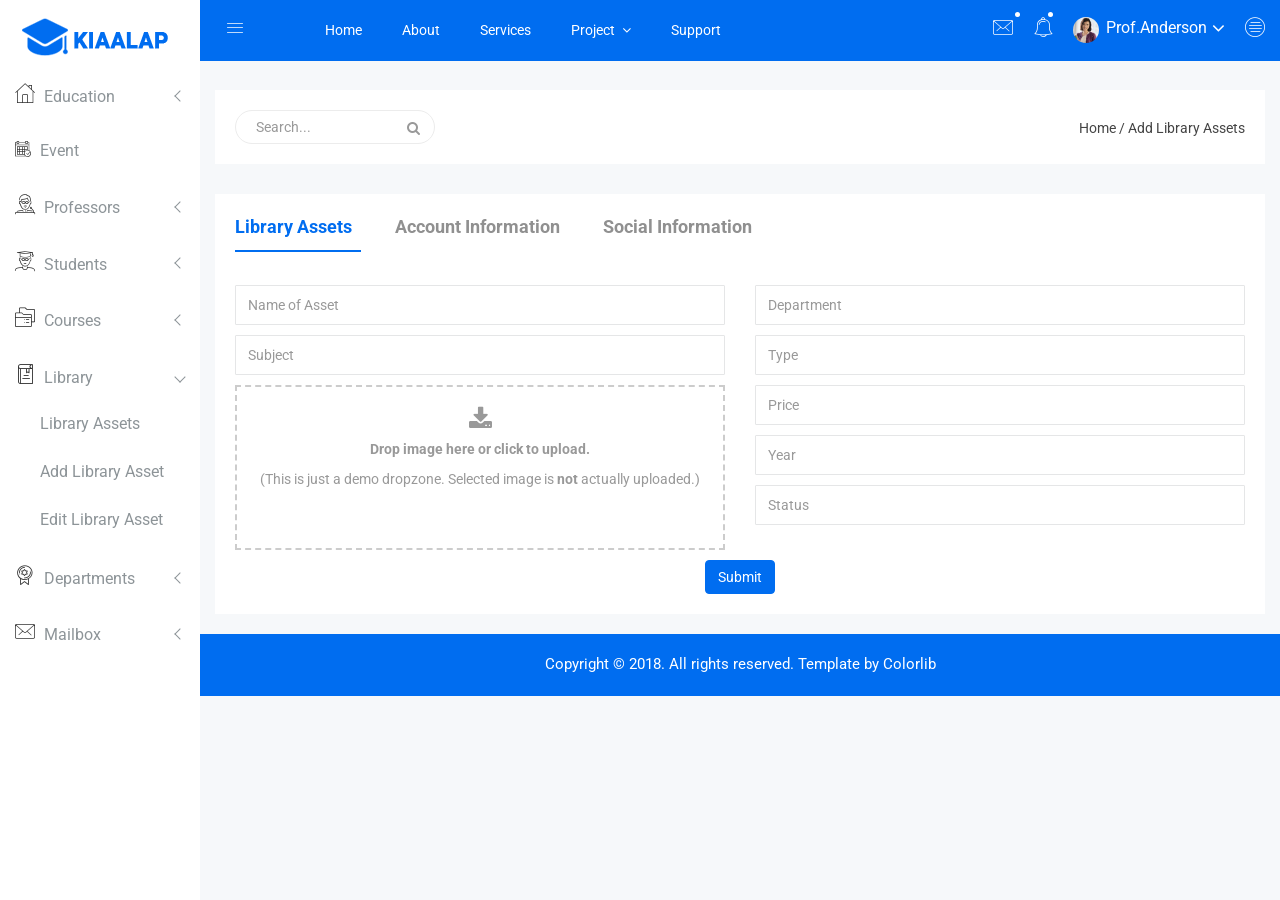
<file: add-library-assets.html>
<!doctype html>
<html class="no-js" lang="en">

<head>
    <meta charset="utf-8">
    <meta http-equiv="x-ua-compatible" content="ie=edge">
    <title>Add Library Assets | Kiaalap - Kiaalap Admin Template</title>
    <meta name="description" content="">
    <meta name="viewport" content="width=device-width, initial-scale=1">
    <!-- favicon
		============================================ -->
    <link rel="shortcut icon" type="image/x-icon" href="img/favicon.ico">
    <!-- Google Fonts
		============================================ -->
    <link href="https://fonts.googleapis.com/css?family=Roboto:100,300,400,700,900" rel="stylesheet">
    <!-- Bootstrap CSS
		============================================ -->
    <link rel="stylesheet" href="css/bootstrap.min.css">
    <!-- Bootstrap CSS
		============================================ -->
    <link rel="stylesheet" href="css/font-awesome.min.css">
    <!-- owl.carousel CSS
		============================================ -->
    <link rel="stylesheet" href="css/owl.carousel.css">
    <link rel="stylesheet" href="css/owl.theme.css">
    <link rel="stylesheet" href="css/owl.transitions.css">
    <!-- animate CSS
		============================================ -->
    <link rel="stylesheet" href="css/animate.css">
    <!-- normalize CSS
		============================================ -->
    <link rel="stylesheet" href="css/normalize.css">
    <!-- meanmenu icon CSS
		============================================ -->
    <link rel="stylesheet" href="css/meanmenu.min.css">
    <!-- main CSS
		============================================ -->
    <link rel="stylesheet" href="css/main.css">
    <!-- educate icon CSS
		============================================ -->
    <link rel="stylesheet" href="css/educate-custon-icon.css">
    <!-- dropzone CSS
		============================================ -->
    <link rel="stylesheet" href="css/dropzone/dropzone.css">
    <!-- morrisjs CSS
		============================================ -->
    <link rel="stylesheet" href="css/morrisjs/morris.css">
    <!-- mCustomScrollbar CSS
		============================================ -->
    <link rel="stylesheet" href="css/scrollbar/jquery.mCustomScrollbar.min.css">
    <!-- metisMenu CSS
		============================================ -->
    <link rel="stylesheet" href="css/metisMenu/metisMenu.min.css">
    <link rel="stylesheet" href="css/metisMenu/metisMenu-vertical.css">
    <!-- calendar CSS
		============================================ -->
    <link rel="stylesheet" href="css/calendar/fullcalendar.min.css">
    <link rel="stylesheet" href="css/calendar/fullcalendar.print.min.css">
    <!-- forms CSS
		============================================ -->
    <link rel="stylesheet" href="css/form/all-type-forms.css">
    <!-- style CSS
		============================================ -->
    <link rel="stylesheet" href="style.css">
    <!-- responsive CSS
		============================================ -->
    <link rel="stylesheet" href="css/responsive.css">
    <!-- modernizr JS
		============================================ -->
    <script src="js/vendor/modernizr-2.8.3.min.js"></script>
</head>

<body>
    <!--[if lt IE 8]>
		<p class="browserupgrade">You are using an <strong>outdated</strong> browser. Please <a href="http://browsehappy.com/">upgrade your browser</a> to improve your experience.</p>
	<![endif]-->
    <!-- Start Left menu area -->
    <div class="left-sidebar-pro">
        <nav id="sidebar" class="">
            <div class="sidebar-header">
                <a href="index.html"><img class="main-logo" src="img/logo/logo.png" alt="" /></a>
                <strong><a href="index.html"><img src="img/logo/logosn.png" alt="" /></a></strong>
            </div>
            <div class="left-custom-menu-adp-wrap comment-scrollbar">
                <nav class="sidebar-nav left-sidebar-menu-pro">
                    <ul class="metismenu" id="menu1">
                        <li>
                            <a class="has-arrow" href="index.html">
								   <span class="educate-icon educate-home icon-wrap"></span>
								   <span class="mini-click-non">Education</span>
								</a>
                            <ul class="submenu-angle" aria-expanded="true">
                                <li><a title="Dashboard v.1" href="index.html"><span class="mini-sub-pro">Dashboard v.1</span></a></li>
                                <li><a title="Dashboard v.2" href="index-1.html"><span class="mini-sub-pro">Dashboard v.2</span></a></li>
                                <li><a title="Dashboard v.3" href="index-2.html"><span class="mini-sub-pro">Dashboard v.3</span></a></li>
                                <li><a title="Analytics" href="analytics.html"><span class="mini-sub-pro">Analytics</span></a></li>
                                <li><a title="Widgets" href="widgets.html"><span class="mini-sub-pro">Widgets</span></a></li>
                            </ul>
                        </li>
                        <li>
                            <a title="Landing Page" href="events.html" aria-expanded="false"><span class="educate-icon educate-event icon-wrap sub-icon-mg" aria-hidden="true"></span> <span class="mini-click-non">Event</span></a>
                        </li>
                        <li>
                            <a class="has-arrow" href="all-professors.html" aria-expanded="false"><span class="educate-icon educate-professor icon-wrap"></span> <span class="mini-click-non">Professors</span></a>
                            <ul class="submenu-angle" aria-expanded="false">
                                <li><a title="All Professors" href="all-professors.html"><span class="mini-sub-pro">All Professors</span></a></li>
                                <li><a title="Add Professor" href="add-professor.html"><span class="mini-sub-pro">Add Professor</span></a></li>
                                <li><a title="Edit Professor" href="edit-professor.html"><span class="mini-sub-pro">Edit Professor</span></a></li>
                                <li><a title="Professor Profile" href="professor-profile.html"><span class="mini-sub-pro">Professor Profile</span></a></li>
                            </ul>
                        </li>
                        <li>
                            <a class="has-arrow" href="all-students.html" aria-expanded="false"><span class="educate-icon educate-student icon-wrap"></span> <span class="mini-click-non">Students</span></a>
                            <ul class="submenu-angle" aria-expanded="false">
                                <li><a title="All Students" href="all-students.html"><span class="mini-sub-pro">All Students</span></a></li>
                                <li><a title="Add Students" href="add-student.html"><span class="mini-sub-pro">Add Student</span></a></li>
                                <li><a title="Edit Students" href="edit-student.html"><span class="mini-sub-pro">Edit Student</span></a></li>
                                <li><a title="Students Profile" href="student-profile.html"><span class="mini-sub-pro">Student Profile</span></a></li>
                            </ul>
                        </li>
                        <li>
                            <a class="has-arrow" href="all-courses.html" aria-expanded="false"><span class="educate-icon educate-course icon-wrap"></span> <span class="mini-click-non">Courses</span></a>
                            <ul class="submenu-angle" aria-expanded="false">
                                <li><a title="All Courses" href="all-courses.html"><span class="mini-sub-pro">All Courses</span></a></li>
                                <li><a title="Add Courses" href="add-course.html"><span class="mini-sub-pro">Add Course</span></a></li>
                                <li><a title="Edit Courses" href="edit-course.html"><span class="mini-sub-pro">Edit Course</span></a></li>
                                <li><a title="Courses Profile" href="course-info.html"><span class="mini-sub-pro">Courses Info</span></a></li>
                                <li><a title="course Payment" href="course-payment.html"><span class="mini-sub-pro">Courses Payment</span></a></li>
                            </ul>
                        </li>
                        <li class="active">
                            <a class="has-arrow" href="all-courses.html" aria-expanded="false"><span class="educate-icon educate-library icon-wrap"></span> <span class="mini-click-non">Library</span></a>
                            <ul class="submenu-angle" aria-expanded="false">
                                <li><a title="All Library" href="library-assets.html"><span class="mini-sub-pro">Library Assets</span></a></li>
                                <li><a title="Add Library" href="add-library-assets.html"><span class="mini-sub-pro">Add Library Asset</span></a></li>
                                <li><a title="Edit Library" href="edit-library-assets.html"><span class="mini-sub-pro">Edit Library Asset</span></a></li>
                            </ul>
                        </li>
                        <li>
                            <a class="has-arrow" href="all-courses.html" aria-expanded="false"><span class="educate-icon educate-department icon-wrap"></span> <span class="mini-click-non">Departments</span></a>
                            <ul class="submenu-angle" aria-expanded="false">
                                <li><a title="Departments List" href="departments.html"><span class="mini-sub-pro">Departments List</span></a></li>
                                <li><a title="Add Departments" href="add-department.html"><span class="mini-sub-pro">Add Departments</span></a></li>
                                <li><a title="Edit Departments" href="edit-department.html"><span class="mini-sub-pro">Edit Departments</span></a></li>
                            </ul>
                        </li>
                        <li>
                            <a class="has-arrow" href="mailbox.html" aria-expanded="false"><span class="educate-icon educate-message icon-wrap"></span> <span class="mini-click-non">Mailbox</span></a>
                            <ul class="submenu-angle" aria-expanded="false">
                                <li><a title="Inbox" href="mailbox.html"><span class="mini-sub-pro">Inbox</span></a></li>
                                <li><a title="View Mail" href="mailbox-view.html"><span class="mini-sub-pro">View Mail</span></a></li>
                                <li><a title="Compose Mail" href="mailbox-compose.html"><span class="mini-sub-pro">Compose Mail</span></a></li>
                            </ul>
                        </li>
                        <li>
                            <a class="has-arrow" href="mailbox.html" aria-expanded="false"><span class="educate-icon educate-interface icon-wrap"></span> <span class="mini-click-non">Interface</span></a>
                            <ul class="submenu-angle interface-mini-nb-dp" aria-expanded="false">
                                <li><a title="Google Map" href="google-map.html"><span class="mini-sub-pro">Google Map</span></a></li>
                                <li><a title="Data Maps" href="data-maps.html"><span class="mini-sub-pro">Data Maps</span></a></li>
                                <li><a title="Pdf Viewer" href="pdf-viewer.html"><span class="mini-sub-pro">Pdf Viewer</span></a></li>
                                <li><a title="X-Editable" href="x-editable.html"><span class="mini-sub-pro">X-Editable</span></a></li>
                                <li><a title="Code Editor" href="code-editor.html"><span class="mini-sub-pro">Code Editor</span></a></li>
                                <li><a title="Tree View" href="tree-view.html"><span class="mini-sub-pro">Tree View</span></a></li>
                                <li><a title="Preloader" href="preloader.html"><span class="mini-sub-pro">Preloader</span></a></li>
                                <li><a title="Images Cropper" href="images-cropper.html"><span class="mini-sub-pro">Images Cropper</span></a></li>
                            </ul>
                        </li>
                        <li>
                            <a class="has-arrow" href="mailbox.html" aria-expanded="false"><span class="educate-icon educate-charts icon-wrap"></span> <span class="mini-click-non">Charts</span></a>
                            <ul class="submenu-angle chart-mini-nb-dp" aria-expanded="false">
                                <li><a title="Bar Charts" href="bar-charts.html"><span class="mini-sub-pro">Bar Charts</span></a></li>
                                <li><a title="Line Charts" href="line-charts.html"><span class="mini-sub-pro">Line Charts</span></a></li>
                                <li><a title="Area Charts" href="area-charts.html"><span class="mini-sub-pro">Area Charts</span></a></li>
                                <li><a title="Rounded Charts" href="rounded-chart.html"><span class="mini-sub-pro">Rounded Charts</span></a></li>
                                <li><a title="C3 Charts" href="c3.html"><span class="mini-sub-pro">C3 Charts</span></a></li>
                                <li><a title="Sparkline Charts" href="sparkline.html"><span class="mini-sub-pro">Sparkline Charts</span></a></li>
                                <li><a title="Peity Charts" href="peity.html"><span class="mini-sub-pro">Peity Charts</span></a></li>
                            </ul>
                        </li>
                        <li>
                            <a class="has-arrow" href="mailbox.html" aria-expanded="false"><span class="educate-icon educate-data-table icon-wrap"></span> <span class="mini-click-non">Data Tables</span></a>
                            <ul class="submenu-angle" aria-expanded="false">
                                <li><a title="Peity Charts" href="static-table.html"><span class="mini-sub-pro">Static Table</span></a></li>
                                <li><a title="Data Table" href="data-table.html"><span class="mini-sub-pro">Data Table</span></a></li>
                            </ul>
                        </li>
                        <li>
                            <a class="has-arrow" href="mailbox.html" aria-expanded="false"><span class="educate-icon educate-form icon-wrap"></span> <span class="mini-click-non">Forms Elements</span></a>
                            <ul class="submenu-angle form-mini-nb-dp" aria-expanded="false">
                                <li><a title="Basic Form Elements" href="basic-form-element.html"><span class="mini-sub-pro">Bc Form Elements</span></a></li>
                                <li><a title="Advance Form Elements" href="advance-form-element.html"><span class="mini-sub-pro">Ad Form Elements</span></a></li>
                                <li><a title="Password Meter" href="password-meter.html"><span class="mini-sub-pro">Password Meter</span></a></li>
                                <li><a title="Multi Upload" href="multi-upload.html"><span class="mini-sub-pro">Multi Upload</span></a></li>
                                <li><a title="Text Editor" href="tinymc.html"><span class="mini-sub-pro">Text Editor</span></a></li>
                                <li><a title="Dual List Box" href="dual-list-box.html"><span class="mini-sub-pro">Dual List Box</span></a></li>
                            </ul>
                        </li>
                        <li>
                            <a class="has-arrow" href="mailbox.html" aria-expanded="false"><span class="educate-icon educate-apps icon-wrap"></span> <span class="mini-click-non">App views</span></a>
                            <ul class="submenu-angle app-mini-nb-dp" aria-expanded="false">
                                <li><a title="Notifications" href="notifications.html"><span class="mini-sub-pro">Notifications</span></a></li>
                                <li><a title="Alerts" href="alerts.html"><span class="mini-sub-pro">Alerts</span></a></li>
                                <li><a title="Modals" href="modals.html"><span class="mini-sub-pro">Modals</span></a></li>
                                <li><a title="Buttons" href="buttons.html"><span class="mini-sub-pro">Buttons</span></a></li>
                                <li><a title="Tabs" href="tabs.html"><span class="mini-sub-pro">Tabs</span></a></li>
                                <li><a title="Accordion" href="accordion.html"><span class="mini-sub-pro">Accordion</span></a></li>
                            </ul>
                        </li>
                        <li id="removable">
                            <a class="has-arrow" href="#" aria-expanded="false"><span class="educate-icon educate-pages icon-wrap"></span> <span class="mini-click-non">Pages</span></a>
                            <ul class="submenu-angle page-mini-nb-dp" aria-expanded="false">
                                <li><a title="Login" href="login.html"><span class="mini-sub-pro">Login</span></a></li>
                                <li><a title="Register" href="register.html"><span class="mini-sub-pro">Register</span></a></li>
                                <li><a title="Lock" href="lock.html"><span class="mini-sub-pro">Lock</span></a></li>
                                <li><a title="Password Recovery" href="password-recovery.html"><span class="mini-sub-pro">Password Recovery</span></a></li>
                                <li><a title="404 Page" href="404.html"><span class="mini-sub-pro">404 Page</span></a></li>
                                <li><a title="500 Page" href="500.html"><span class="mini-sub-pro">500 Page</span></a></li>
                            </ul>
                        </li>
                    </ul>
                </nav>
            </div>
        </nav>
    </div>
    <!-- End Left menu area -->
    <!-- Start Welcome area -->
    <div class="all-content-wrapper">
        <div class="container-fluid">
            <div class="row">
                <div class="col-lg-12 col-md-12 col-sm-12 col-xs-12">
                    <div class="logo-pro">
                        <a href="index.html"><img class="main-logo" src="img/logo/logo.png" alt="" /></a>
                    </div>
                </div>
            </div>
        </div>
        <div class="header-advance-area">
            <div class="header-top-area">
                <div class="container-fluid">
                    <div class="row">
                        <div class="col-lg-12 col-md-12 col-sm-12 col-xs-12">
                            <div class="header-top-wraper">
                                <div class="row">
                                    <div class="col-lg-1 col-md-0 col-sm-1 col-xs-12">
                                        <div class="menu-switcher-pro">
                                            <button type="button" id="sidebarCollapse" class="btn bar-button-pro header-drl-controller-btn btn-info navbar-btn">
													<i class="educate-icon educate-nav"></i>
												</button>
                                        </div>
                                    </div>
                                    <div class="col-lg-6 col-md-7 col-sm-6 col-xs-12">
                                        <div class="header-top-menu tabl-d-n">
                                            <ul class="nav navbar-nav mai-top-nav">
                                                <li class="nav-item"><a href="#" class="nav-link">Home</a>
                                                </li>
                                                <li class="nav-item"><a href="#" class="nav-link">About</a>
                                                </li>
                                                <li class="nav-item"><a href="#" class="nav-link">Services</a>
                                                </li>
                                                <li class="nav-item dropdown res-dis-nn">
                                                    <a href="#" data-toggle="dropdown" role="button" aria-expanded="false" class="nav-link dropdown-toggle">Project <span class="angle-down-topmenu"><i class="fa fa-angle-down"></i></span></a>
                                                    <div role="menu" class="dropdown-menu animated zoomIn">
                                                        <a href="#" class="dropdown-item">Documentation</a>
                                                        <a href="#" class="dropdown-item">Expert Backend</a>
                                                        <a href="#" class="dropdown-item">Expert FrontEnd</a>
                                                        <a href="#" class="dropdown-item">Contact Support</a>
                                                    </div>
                                                </li>
                                                <li class="nav-item"><a href="#" class="nav-link">Support</a>
                                                </li>
                                            </ul>
                                        </div>
                                    </div>
                                    <div class="col-lg-5 col-md-5 col-sm-12 col-xs-12">
                                        <div class="header-right-info">
                                            <ul class="nav navbar-nav mai-top-nav header-right-menu">
                                                <li class="nav-item dropdown">
                                                    <a href="#" data-toggle="dropdown" role="button" aria-expanded="false" class="nav-link dropdown-toggle"><i class="educate-icon educate-message edu-chat-pro" aria-hidden="true"></i><span class="indicator-ms"></span></a>
                                                    <div role="menu" class="author-message-top dropdown-menu animated zoomIn">
                                                        <div class="message-single-top">
                                                            <h1>Message</h1>
                                                        </div>
                                                        <ul class="message-menu">
                                                            <li>
                                                                <a href="#">
                                                                    <div class="message-img">
                                                                        <img src="img/contact/1.jpg" alt="">
                                                                    </div>
                                                                    <div class="message-content">
                                                                        <span class="message-date">16 Sept</span>
                                                                        <h2>Advanda Cro</h2>
                                                                        <p>Please done this project as soon possible.</p>
                                                                    </div>
                                                                </a>
                                                            </li>
                                                            <li>
                                                                <a href="#">
                                                                    <div class="message-img">
                                                                        <img src="img/contact/4.jpg" alt="">
                                                                    </div>
                                                                    <div class="message-content">
                                                                        <span class="message-date">16 Sept</span>
                                                                        <h2>Sulaiman din</h2>
                                                                        <p>Please done this project as soon possible.</p>
                                                                    </div>
                                                                </a>
                                                            </li>
                                                            <li>
                                                                <a href="#">
                                                                    <div class="message-img">
                                                                        <img src="img/contact/3.jpg" alt="">
                                                                    </div>
                                                                    <div class="message-content">
                                                                        <span class="message-date">16 Sept</span>
                                                                        <h2>Victor Jara</h2>
                                                                        <p>Please done this project as soon possible.</p>
                                                                    </div>
                                                                </a>
                                                            </li>
                                                            <li>
                                                                <a href="#">
                                                                    <div class="message-img">
                                                                        <img src="img/contact/2.jpg" alt="">
                                                                    </div>
                                                                    <div class="message-content">
                                                                        <span class="message-date">16 Sept</span>
                                                                        <h2>Victor Jara</h2>
                                                                        <p>Please done this project as soon possible.</p>
                                                                    </div>
                                                                </a>
                                                            </li>
                                                        </ul>
                                                        <div class="message-view">
                                                            <a href="#">View All Messages</a>
                                                        </div>
                                                    </div>
                                                </li>
                                                <li class="nav-item"><a href="#" data-toggle="dropdown" role="button" aria-expanded="false" class="nav-link dropdown-toggle"><i class="educate-icon educate-bell" aria-hidden="true"></i><span class="indicator-nt"></span></a>
                                                    <div role="menu" class="notification-author dropdown-menu animated zoomIn">
                                                        <div class="notification-single-top">
                                                            <h1>Notifications</h1>
                                                        </div>
                                                        <ul class="notification-menu">
                                                            <li>
                                                                <a href="#">
                                                                    <div class="notification-icon">
                                                                        <i class="educate-icon educate-checked edu-checked-pro admin-check-pro" aria-hidden="true"></i>
                                                                    </div>
                                                                    <div class="notification-content">
                                                                        <span class="notification-date">16 Sept</span>
                                                                        <h2>Advanda Cro</h2>
                                                                        <p>Please done this project as soon possible.</p>
                                                                    </div>
                                                                </a>
                                                            </li>
                                                            <li>
                                                                <a href="#">
                                                                    <div class="notification-icon">
                                                                        <i class="fa fa-cloud edu-cloud-computing-down" aria-hidden="true"></i>
                                                                    </div>
                                                                    <div class="notification-content">
                                                                        <span class="notification-date">16 Sept</span>
                                                                        <h2>Sulaiman din</h2>
                                                                        <p>Please done this project as soon possible.</p>
                                                                    </div>
                                                                </a>
                                                            </li>
                                                            <li>
                                                                <a href="#">
                                                                    <div class="notification-icon">
                                                                        <i class="fa fa-eraser edu-shield" aria-hidden="true"></i>
                                                                    </div>
                                                                    <div class="notification-content">
                                                                        <span class="notification-date">16 Sept</span>
                                                                        <h2>Victor Jara</h2>
                                                                        <p>Please done this project as soon possible.</p>
                                                                    </div>
                                                                </a>
                                                            </li>
                                                            <li>
                                                                <a href="#">
                                                                    <div class="notification-icon">
                                                                        <i class="fa fa-line-chart edu-analytics-arrow" aria-hidden="true"></i>
                                                                    </div>
                                                                    <div class="notification-content">
                                                                        <span class="notification-date">16 Sept</span>
                                                                        <h2>Victor Jara</h2>
                                                                        <p>Please done this project as soon possible.</p>
                                                                    </div>
                                                                </a>
                                                            </li>
                                                        </ul>
                                                        <div class="notification-view">
                                                            <a href="#">View All Notification</a>
                                                        </div>
                                                    </div>
                                                </li>
                                                <li class="nav-item">
                                                    <a href="#" data-toggle="dropdown" role="button" aria-expanded="false" class="nav-link dropdown-toggle">
															<img src="img/product/pro4.jpg" alt="" />
															<span class="admin-name">Prof.Anderson</span>
															<i class="fa fa-angle-down edu-icon edu-down-arrow"></i>
														</a>
                                                    <ul role="menu" class="dropdown-header-top author-log dropdown-menu animated zoomIn">
                                                        <li><a href="#"><span class="edu-icon edu-home-admin author-log-ic"></span>My Account</a>
                                                        </li>
                                                        <li><a href="#"><span class="edu-icon edu-user-rounded author-log-ic"></span>My Profile</a>
                                                        </li>
                                                        <li><a href="#"><span class="edu-icon edu-money author-log-ic"></span>User Billing</a>
                                                        </li>
                                                        <li><a href="#"><span class="edu-icon edu-settings author-log-ic"></span>Settings</a>
                                                        </li>
                                                        <li><a href="#"><span class="edu-icon edu-locked author-log-ic"></span>Log Out</a>
                                                        </li>
                                                    </ul>
                                                </li>
                                                <li class="nav-item nav-setting-open"><a href="#" data-toggle="dropdown" role="button" aria-expanded="false" class="nav-link dropdown-toggle"><i class="educate-icon educate-menu"></i></a>

                                                    <div role="menu" class="admintab-wrap menu-setting-wrap menu-setting-wrap-bg dropdown-menu animated zoomIn">
                                                        <ul class="nav nav-tabs custon-set-tab">
                                                            <li class="active"><a data-toggle="tab" href="#Notes">Notes</a>
                                                            </li>
                                                            <li><a data-toggle="tab" href="#Projects">Projects</a>
                                                            </li>
                                                            <li><a data-toggle="tab" href="#Settings">Settings</a>
                                                            </li>
                                                        </ul>

                                                        <div class="tab-content custom-bdr-nt">
                                                            <div id="Notes" class="tab-pane fade in active">
                                                                <div class="notes-area-wrap">
                                                                    <div class="note-heading-indicate">
                                                                        <h2><i class="fa fa-comments-o"></i> Latest Notes</h2>
                                                                        <p>You have 10 new message.</p>
                                                                    </div>
                                                                    <div class="notes-list-area notes-menu-scrollbar">
                                                                        <ul class="notes-menu-list">
                                                                            <li>
                                                                                <a href="#">
                                                                                    <div class="notes-list-flow">
                                                                                        <div class="notes-img">
                                                                                            <img src="img/contact/4.jpg" alt="" />
                                                                                        </div>
                                                                                        <div class="notes-content">
                                                                                            <p> The point of using Lorem Ipsum is that it has a more-or-less normal.</p>
                                                                                            <span>Yesterday 2:45 pm</span>
                                                                                        </div>
                                                                                    </div>
                                                                                </a>
                                                                            </li>
                                                                            <li>
                                                                                <a href="#">
                                                                                    <div class="notes-list-flow">
                                                                                        <div class="notes-img">
                                                                                            <img src="img/contact/1.jpg" alt="" />
                                                                                        </div>
                                                                                        <div class="notes-content">
                                                                                            <p> The point of using Lorem Ipsum is that it has a more-or-less normal.</p>
                                                                                            <span>Yesterday 2:45 pm</span>
                                                                                        </div>
                                                                                    </div>
                                                                                </a>
                                                                            </li>
                                                                            <li>
                                                                                <a href="#">
                                                                                    <div class="notes-list-flow">
                                                                                        <div class="notes-img">
                                                                                            <img src="img/contact/2.jpg" alt="" />
                                                                                        </div>
                                                                                        <div class="notes-content">
                                                                                            <p> The point of using Lorem Ipsum is that it has a more-or-less normal.</p>
                                                                                            <span>Yesterday 2:45 pm</span>
                                                                                        </div>
                                                                                    </div>
                                                                                </a>
                                                                            </li>
                                                                            <li>
                                                                                <a href="#">
                                                                                    <div class="notes-list-flow">
                                                                                        <div class="notes-img">
                                                                                            <img src="img/contact/3.jpg" alt="" />
                                                                                        </div>
                                                                                        <div class="notes-content">
                                                                                            <p> The point of using Lorem Ipsum is that it has a more-or-less normal.</p>
                                                                                            <span>Yesterday 2:45 pm</span>
                                                                                        </div>
                                                                                    </div>
                                                                                </a>
                                                                            </li>
                                                                            <li>
                                                                                <a href="#">
                                                                                    <div class="notes-list-flow">
                                                                                        <div class="notes-img">
                                                                                            <img src="img/contact/4.jpg" alt="" />
                                                                                        </div>
                                                                                        <div class="notes-content">
                                                                                            <p> The point of using Lorem Ipsum is that it has a more-or-less normal.</p>
                                                                                            <span>Yesterday 2:45 pm</span>
                                                                                        </div>
                                                                                    </div>
                                                                                </a>
                                                                            </li>
                                                                            <li>
                                                                                <a href="#">
                                                                                    <div class="notes-list-flow">
                                                                                        <div class="notes-img">
                                                                                            <img src="img/contact/1.jpg" alt="" />
                                                                                        </div>
                                                                                        <div class="notes-content">
                                                                                            <p> The point of using Lorem Ipsum is that it has a more-or-less normal.</p>
                                                                                            <span>Yesterday 2:45 pm</span>
                                                                                        </div>
                                                                                    </div>
                                                                                </a>
                                                                            </li>
                                                                            <li>
                                                                                <a href="#">
                                                                                    <div class="notes-list-flow">
                                                                                        <div class="notes-img">
                                                                                            <img src="img/contact/2.jpg" alt="" />
                                                                                        </div>
                                                                                        <div class="notes-content">
                                                                                            <p> The point of using Lorem Ipsum is that it has a more-or-less normal.</p>
                                                                                            <span>Yesterday 2:45 pm</span>
                                                                                        </div>
                                                                                    </div>
                                                                                </a>
                                                                            </li>
                                                                            <li>
                                                                                <a href="#">
                                                                                    <div class="notes-list-flow">
                                                                                        <div class="notes-img">
                                                                                            <img src="img/contact/1.jpg" alt="" />
                                                                                        </div>
                                                                                        <div class="notes-content">
                                                                                            <p> The point of using Lorem Ipsum is that it has a more-or-less normal.</p>
                                                                                            <span>Yesterday 2:45 pm</span>
                                                                                        </div>
                                                                                    </div>
                                                                                </a>
                                                                            </li>
                                                                            <li>
                                                                                <a href="#">
                                                                                    <div class="notes-list-flow">
                                                                                        <div class="notes-img">
                                                                                            <img src="img/contact/2.jpg" alt="" />
                                                                                        </div>
                                                                                        <div class="notes-content">
                                                                                            <p> The point of using Lorem Ipsum is that it has a more-or-less normal.</p>
                                                                                            <span>Yesterday 2:45 pm</span>
                                                                                        </div>
                                                                                    </div>
                                                                                </a>
                                                                            </li>
                                                                            <li>
                                                                                <a href="#">
                                                                                    <div class="notes-list-flow">
                                                                                        <div class="notes-img">
                                                                                            <img src="img/contact/3.jpg" alt="" />
                                                                                        </div>
                                                                                        <div class="notes-content">
                                                                                            <p> The point of using Lorem Ipsum is that it has a more-or-less normal.</p>
                                                                                            <span>Yesterday 2:45 pm</span>
                                                                                        </div>
                                                                                    </div>
                                                                                </a>
                                                                            </li>
                                                                        </ul>
                                                                    </div>
                                                                </div>
                                                            </div>
                                                            <div id="Projects" class="tab-pane fade">
                                                                <div class="projects-settings-wrap">
                                                                    <div class="note-heading-indicate">
                                                                        <h2><i class="fa fa-cube"></i> Latest projects</h2>
                                                                        <p> You have 20 projects. 5 not completed.</p>
                                                                    </div>
                                                                    <div class="project-st-list-area project-st-menu-scrollbar">
                                                                        <ul class="projects-st-menu-list">
                                                                            <li>
                                                                                <a href="#">
                                                                                    <div class="project-list-flow">
                                                                                        <div class="projects-st-heading">
                                                                                            <h2>Web Development</h2>
                                                                                            <p> The point of using Lorem Ipsum is that it has a more or less normal.</p>
                                                                                            <span class="project-st-time">1 hours ago</span>
                                                                                        </div>
                                                                                        <div class="projects-st-content">
                                                                                            <p>Completion with: 28%</p>
                                                                                            <div class="progress progress-mini">
                                                                                                <div style="width: 28%;" class="progress-bar progress-bar-danger hd-tp-1"></div>
                                                                                            </div>
                                                                                            <p>Project end: 4:00 pm - 12.06.2014</p>
                                                                                        </div>
                                                                                    </div>
                                                                                </a>
                                                                            </li>
                                                                            <li>
                                                                                <a href="#">
                                                                                    <div class="project-list-flow">
                                                                                        <div class="projects-st-heading">
                                                                                            <h2>Software Development</h2>
                                                                                            <p> The point of using Lorem Ipsum is that it has a more or less normal.</p>
                                                                                            <span class="project-st-time">2 hours ago</span>
                                                                                        </div>
                                                                                        <div class="projects-st-content project-rating-cl">
                                                                                            <p>Completion with: 68%</p>
                                                                                            <div class="progress progress-mini">
                                                                                                <div style="width: 68%;" class="progress-bar hd-tp-2"></div>
                                                                                            </div>
                                                                                            <p>Project end: 4:00 pm - 12.06.2014</p>
                                                                                        </div>
                                                                                    </div>
                                                                                </a>
                                                                            </li>
                                                                            <li>
                                                                                <a href="#">
                                                                                    <div class="project-list-flow">
                                                                                        <div class="projects-st-heading">
                                                                                            <h2>Graphic Design</h2>
                                                                                            <p> The point of using Lorem Ipsum is that it has a more or less normal.</p>
                                                                                            <span class="project-st-time">3 hours ago</span>
                                                                                        </div>
                                                                                        <div class="projects-st-content">
                                                                                            <p>Completion with: 78%</p>
                                                                                            <div class="progress progress-mini">
                                                                                                <div style="width: 78%;" class="progress-bar hd-tp-3"></div>
                                                                                            </div>
                                                                                            <p>Project end: 4:00 pm - 12.06.2014</p>
                                                                                        </div>
                                                                                    </div>
                                                                                </a>
                                                                            </li>
                                                                            <li>
                                                                                <a href="#">
                                                                                    <div class="project-list-flow">
                                                                                        <div class="projects-st-heading">
                                                                                            <h2>Web Design</h2>
                                                                                            <p> The point of using Lorem Ipsum is that it has a more or less normal.</p>
                                                                                            <span class="project-st-time">4 hours ago</span>
                                                                                        </div>
                                                                                        <div class="projects-st-content project-rating-cl2">
                                                                                            <p>Completion with: 38%</p>
                                                                                            <div class="progress progress-mini">
                                                                                                <div style="width: 38%;" class="progress-bar progress-bar-danger hd-tp-4"></div>
                                                                                            </div>
                                                                                            <p>Project end: 4:00 pm - 12.06.2014</p>
                                                                                        </div>
                                                                                    </div>
                                                                                </a>
                                                                            </li>
                                                                            <li>
                                                                                <a href="#">
                                                                                    <div class="project-list-flow">
                                                                                        <div class="projects-st-heading">
                                                                                            <h2>Business Card</h2>
                                                                                            <p> The point of using Lorem Ipsum is that it has a more or less normal.</p>
                                                                                            <span class="project-st-time">5 hours ago</span>
                                                                                        </div>
                                                                                        <div class="projects-st-content">
                                                                                            <p>Completion with: 28%</p>
                                                                                            <div class="progress progress-mini">
                                                                                                <div style="width: 28%;" class="progress-bar progress-bar-danger hd-tp-5"></div>
                                                                                            </div>
                                                                                            <p>Project end: 4:00 pm - 12.06.2014</p>
                                                                                        </div>
                                                                                    </div>
                                                                                </a>
                                                                            </li>
                                                                            <li>
                                                                                <a href="#">
                                                                                    <div class="project-list-flow">
                                                                                        <div class="projects-st-heading">
                                                                                            <h2>Ecommerce Business</h2>
                                                                                            <p> The point of using Lorem Ipsum is that it has a more or less normal.</p>
                                                                                            <span class="project-st-time">6 hours ago</span>
                                                                                        </div>
                                                                                        <div class="projects-st-content project-rating-cl">
                                                                                            <p>Completion with: 68%</p>
                                                                                            <div class="progress progress-mini">
                                                                                                <div style="width: 68%;" class="progress-bar hd-tp-6"></div>
                                                                                            </div>
                                                                                            <p>Project end: 4:00 pm - 12.06.2014</p>
                                                                                        </div>
                                                                                    </div>
                                                                                </a>
                                                                            </li>
                                                                            <li>
                                                                                <a href="#">
                                                                                    <div class="project-list-flow">
                                                                                        <div class="projects-st-heading">
                                                                                            <h2>Woocommerce Plugin</h2>
                                                                                            <p> The point of using Lorem Ipsum is that it has a more or less normal.</p>
                                                                                            <span class="project-st-time">7 hours ago</span>
                                                                                        </div>
                                                                                        <div class="projects-st-content">
                                                                                            <p>Completion with: 78%</p>
                                                                                            <div class="progress progress-mini">
                                                                                                <div style="width: 78%;" class="progress-bar"></div>
                                                                                            </div>
                                                                                            <p>Project end: 4:00 pm - 12.06.2014</p>
                                                                                        </div>
                                                                                    </div>
                                                                                </a>
                                                                            </li>
                                                                            <li>
                                                                                <a href="#">
                                                                                    <div class="project-list-flow">
                                                                                        <div class="projects-st-heading">
                                                                                            <h2>Wordpress Theme</h2>
                                                                                            <p> The point of using Lorem Ipsum is that it has a more or less normal.</p>
                                                                                            <span class="project-st-time">9 hours ago</span>
                                                                                        </div>
                                                                                        <div class="projects-st-content project-rating-cl2">
                                                                                            <p>Completion with: 38%</p>
                                                                                            <div class="progress progress-mini">
                                                                                                <div style="width: 38%;" class="progress-bar progress-bar-danger"></div>
                                                                                            </div>
                                                                                            <p>Project end: 4:00 pm - 12.06.2014</p>
                                                                                        </div>
                                                                                    </div>
                                                                                </a>
                                                                            </li>
                                                                        </ul>
                                                                    </div>
                                                                </div>
                                                            </div>
                                                            <div id="Settings" class="tab-pane fade">
                                                                <div class="setting-panel-area">
                                                                    <div class="note-heading-indicate">
                                                                        <h2><i class="fa fa-gears"></i> Settings Panel</h2>
                                                                        <p> You have 20 Settings. 5 not completed.</p>
                                                                    </div>
                                                                    <ul class="setting-panel-list">
                                                                        <li>
                                                                            <div class="checkbox-setting-pro">
                                                                                <div class="checkbox-title-pro">
                                                                                    <h2>Show notifications</h2>
                                                                                    <div class="ts-custom-check">
                                                                                        <div class="onoffswitch">
                                                                                            <input type="checkbox" name="collapsemenu" class="onoffswitch-checkbox" id="example">
                                                                                            <label class="onoffswitch-label" for="example">
																									<span class="onoffswitch-inner"></span>
																									<span class="onoffswitch-switch"></span>
																								</label>
                                                                                        </div>
                                                                                    </div>
                                                                                </div>
                                                                            </div>
                                                                        </li>
                                                                        <li>
                                                                            <div class="checkbox-setting-pro">
                                                                                <div class="checkbox-title-pro">
                                                                                    <h2>Disable Chat</h2>
                                                                                    <div class="ts-custom-check">
                                                                                        <div class="onoffswitch">
                                                                                            <input type="checkbox" name="collapsemenu" class="onoffswitch-checkbox" id="example3">
                                                                                            <label class="onoffswitch-label" for="example3">
																									<span class="onoffswitch-inner"></span>
																									<span class="onoffswitch-switch"></span>
																								</label>
                                                                                        </div>
                                                                                    </div>
                                                                                </div>
                                                                            </div>
                                                                        </li>
                                                                        <li>
                                                                            <div class="checkbox-setting-pro">
                                                                                <div class="checkbox-title-pro">
                                                                                    <h2>Enable history</h2>
                                                                                    <div class="ts-custom-check">
                                                                                        <div class="onoffswitch">
                                                                                            <input type="checkbox" name="collapsemenu" class="onoffswitch-checkbox" id="example4">
                                                                                            <label class="onoffswitch-label" for="example4">
																									<span class="onoffswitch-inner"></span>
																									<span class="onoffswitch-switch"></span>
																								</label>
                                                                                        </div>
                                                                                    </div>
                                                                                </div>
                                                                            </div>
                                                                        </li>
                                                                        <li>
                                                                            <div class="checkbox-setting-pro">
                                                                                <div class="checkbox-title-pro">
                                                                                    <h2>Show charts</h2>
                                                                                    <div class="ts-custom-check">
                                                                                        <div class="onoffswitch">
                                                                                            <input type="checkbox" name="collapsemenu" class="onoffswitch-checkbox" id="example7">
                                                                                            <label class="onoffswitch-label" for="example7">
																									<span class="onoffswitch-inner"></span>
																									<span class="onoffswitch-switch"></span>
																								</label>
                                                                                        </div>
                                                                                    </div>
                                                                                </div>
                                                                            </div>
                                                                        </li>
                                                                        <li>
                                                                            <div class="checkbox-setting-pro">
                                                                                <div class="checkbox-title-pro">
                                                                                    <h2>Update everyday</h2>
                                                                                    <div class="ts-custom-check">
                                                                                        <div class="onoffswitch">
                                                                                            <input type="checkbox" name="collapsemenu" checked="" class="onoffswitch-checkbox" id="example2">
                                                                                            <label class="onoffswitch-label" for="example2">
																									<span class="onoffswitch-inner"></span>
																									<span class="onoffswitch-switch"></span>
																								</label>
                                                                                        </div>
                                                                                    </div>
                                                                                </div>
                                                                            </div>
                                                                        </li>
                                                                        <li>
                                                                            <div class="checkbox-setting-pro">
                                                                                <div class="checkbox-title-pro">
                                                                                    <h2>Global search</h2>
                                                                                    <div class="ts-custom-check">
                                                                                        <div class="onoffswitch">
                                                                                            <input type="checkbox" name="collapsemenu" checked="" class="onoffswitch-checkbox" id="example6">
                                                                                            <label class="onoffswitch-label" for="example6">
																									<span class="onoffswitch-inner"></span>
																									<span class="onoffswitch-switch"></span>
																								</label>
                                                                                        </div>
                                                                                    </div>
                                                                                </div>
                                                                            </div>
                                                                        </li>
                                                                        <li>
                                                                            <div class="checkbox-setting-pro">
                                                                                <div class="checkbox-title-pro">
                                                                                    <h2>Offline users</h2>
                                                                                    <div class="ts-custom-check">
                                                                                        <div class="onoffswitch">
                                                                                            <input type="checkbox" name="collapsemenu" checked="" class="onoffswitch-checkbox" id="example5">
                                                                                            <label class="onoffswitch-label" for="example5">
																									<span class="onoffswitch-inner"></span>
																									<span class="onoffswitch-switch"></span>
																								</label>
                                                                                        </div>
                                                                                    </div>
                                                                                </div>
                                                                            </div>
                                                                        </li>
                                                                    </ul>

                                                                </div>
                                                            </div>
                                                        </div>
                                                    </div>
                                                </li>
                                            </ul>
                                        </div>
                                    </div>
                                </div>
                            </div>
                        </div>
                    </div>
                </div>
            </div>
            <!-- Mobile Menu start -->
            <div class="mobile-menu-area">
                <div class="container">
                    <div class="row">
                        <div class="col-lg-12 col-md-12 col-sm-12 col-xs-12">
                            <div class="mobile-menu">
                                <nav id="dropdown">
                                    <ul class="mobile-menu-nav">
                                        <li><a data-toggle="collapse" data-target="#Charts" href="#">Home <span class="admin-project-icon edu-icon edu-down-arrow"></span></a>
                                            <ul class="collapse dropdown-header-top">
                                                <li><a href="index.html">Dashboard v.1</a></li>
                                                <li><a href="index-1.html">Dashboard v.2</a></li>
                                                <li><a href="index-3.html">Dashboard v.3</a></li>
                                                <li><a href="analytics.html">Analytics</a></li>
                                                <li><a href="widgets.html">Widgets</a></li>
                                            </ul>
                                        </li>
                                        <li><a href="events.html">Event</a></li>
                                        <li><a data-toggle="collapse" data-target="#demoevent" href="#">Professors <span class="admin-project-icon edu-icon edu-down-arrow"></span></a>
                                            <ul id="demoevent" class="collapse dropdown-header-top">
                                                <li><a href="all-professors.html">All Professors</a>
                                                </li>
                                                <li><a href="add-professor.html">Add Professor</a>
                                                </li>
                                                <li><a href="edit-professor.html">Edit Professor</a>
                                                </li>
                                                <li><a href="professor-profile.html">Professor Profile</a>
                                                </li>
                                            </ul>
                                        </li>
                                        <li><a data-toggle="collapse" data-target="#demopro" href="#">Students <span class="admin-project-icon edu-icon edu-down-arrow"></span></a>
                                            <ul id="demopro" class="collapse dropdown-header-top">
                                                <li><a href="all-students.html">All Students</a>
                                                </li>
                                                <li><a href="add-student.html">Add Student</a>
                                                </li>
                                                <li><a href="edit-student.html">Edit Student</a>
                                                </li>
                                                <li><a href="student-profile.html">Student Profile</a>
                                                </li>
                                            </ul>
                                        </li>
                                        <li><a data-toggle="collapse" data-target="#democrou" href="#">Courses <span class="admin-project-icon edu-icon edu-down-arrow"></span></a>
                                            <ul id="democrou" class="collapse dropdown-header-top">
                                                <li><a href="all-courses.html">All Courses</a>
                                                </li>
                                                <li><a href="add-course.html">Add Course</a>
                                                </li>
                                                <li><a href="edit-course.html">Edit Course</a>
                                                </li>
                                                <li><a href="course-profile.html">Courses Info</a>
                                                </li>
                                                <li><a href="course-payment.html">Courses Payment</a>
                                                </li>
                                            </ul>
                                        </li>
                                        <li><a data-toggle="collapse" data-target="#demolibra" href="#">Library <span class="admin-project-icon edu-icon edu-down-arrow"></span></a>
                                            <ul id="demolibra" class="collapse dropdown-header-top">
                                                <li><a href="library-assets.html">Library Assets</a>
                                                </li>
                                                <li><a href="add-library-assets.html">Add Library Asset</a>
                                                </li>
                                                <li><a href="edit-library-assets.html">Edit Library Asset</a>
                                                </li>
                                            </ul>
                                        </li>
                                        <li><a data-toggle="collapse" data-target="#demodepart" href="#">Departments <span class="admin-project-icon edu-icon edu-down-arrow"></span></a>
                                            <ul id="demodepart" class="collapse dropdown-header-top">
                                                <li><a href="departments.html">Departments List</a>
                                                </li>
                                                <li><a href="add-department.html">Add Departments</a>
                                                </li>
                                                <li><a href="edit-department.html">Edit Departments</a>
                                                </li>
                                            </ul>
                                        </li>
                                        <li><a data-toggle="collapse" data-target="#demomi" href="#">Mailbox <span class="admin-project-icon edu-icon edu-down-arrow"></span></a>
                                            <ul id="demomi" class="collapse dropdown-header-top">
                                                <li><a href="mailbox.html">Inbox</a>
                                                </li>
                                                <li><a href="mailbox-view.html">View Mail</a>
                                                </li>
                                                <li><a href="mailbox-compose.html">Compose Mail</a>
                                                </li>
                                            </ul>
                                        </li>
                                        <li><a data-toggle="collapse" data-target="#Miscellaneousmob" href="#">Interface <span class="admin-project-icon edu-icon edu-down-arrow"></span></a>
                                            <ul id="Miscellaneousmob" class="collapse dropdown-header-top">
                                                <li><a href="google-map.html">Google Map</a>
                                                </li>
                                                <li><a href="data-maps.html">Data Maps</a>
                                                </li>
                                                <li><a href="pdf-viewer.html">Pdf Viewer</a>
                                                </li>
                                                <li><a href="x-editable.html">X-Editable</a>
                                                </li>
                                                <li><a href="code-editor.html">Code Editor</a>
                                                </li>
                                                <li><a href="tree-view.html">Tree View</a>
                                                </li>
                                                <li><a href="preloader.html">Preloader</a>
                                                </li>
                                                <li><a href="images-cropper.html">Images Cropper</a>
                                                </li>
                                            </ul>
                                        </li>
                                        <li><a data-toggle="collapse" data-target="#Chartsmob" href="#">Charts <span class="admin-project-icon edu-icon edu-down-arrow"></span></a>
                                            <ul id="Chartsmob" class="collapse dropdown-header-top">
                                                <li><a href="bar-charts.html">Bar Charts</a>
                                                </li>
                                                <li><a href="line-charts.html">Line Charts</a>
                                                </li>
                                                <li><a href="area-charts.html">Area Charts</a>
                                                </li>
                                                <li><a href="rounded-chart.html">Rounded Charts</a>
                                                </li>
                                                <li><a href="c3.html">C3 Charts</a>
                                                </li>
                                                <li><a href="sparkline.html">Sparkline Charts</a>
                                                </li>
                                                <li><a href="peity.html">Peity Charts</a>
                                                </li>
                                            </ul>
                                        </li>
                                        <li><a data-toggle="collapse" data-target="#Tablesmob" href="#">Tables <span class="admin-project-icon edu-icon edu-down-arrow"></span></a>
                                            <ul id="Tablesmob" class="collapse dropdown-header-top">
                                                <li><a href="static-table.html">Static Table</a>
                                                </li>
                                                <li><a href="data-table.html">Data Table</a>
                                                </li>
                                            </ul>
                                        </li>
                                        <li><a data-toggle="collapse" data-target="#formsmob" href="#">Forms <span class="admin-project-icon edu-icon edu-down-arrow"></span></a>
                                            <ul id="formsmob" class="collapse dropdown-header-top">
                                                <li><a href="basic-form-element.html">Basic Form Elements</a>
                                                </li>
                                                <li><a href="advance-form-element.html">Advanced Form Elements</a>
                                                </li>
                                                <li><a href="password-meter.html">Password Meter</a>
                                                </li>
                                                <li><a href="multi-upload.html">Multi Upload</a>
                                                </li>
                                                <li><a href="tinymc.html">Text Editor</a>
                                                </li>
                                                <li><a href="dual-list-box.html">Dual List Box</a>
                                                </li>
                                            </ul>
                                        </li>
                                        <li><a data-toggle="collapse" data-target="#Appviewsmob" href="#">App views <span class="admin-project-icon edu-icon edu-down-arrow"></span></a>
                                            <ul id="Appviewsmob" class="collapse dropdown-header-top">
                                                <li><a href="basic-form-element.html">Basic Form Elements</a>
                                                </li>
                                                <li><a href="advance-form-element.html">Advanced Form Elements</a>
                                                </li>
                                                <li><a href="password-meter.html">Password Meter</a>
                                                </li>
                                                <li><a href="multi-upload.html">Multi Upload</a>
                                                </li>
                                                <li><a href="tinymc.html">Text Editor</a>
                                                </li>
                                                <li><a href="dual-list-box.html">Dual List Box</a>
                                                </li>
                                            </ul>
                                        </li>
                                        <li><a data-toggle="collapse" data-target="#Pagemob" href="#">Pages <span class="admin-project-icon edu-icon edu-down-arrow"></span></a>
                                            <ul id="Pagemob" class="collapse dropdown-header-top">
                                                <li><a href="login.html">Login</a>
                                                </li>
                                                <li><a href="register.html">Register</a>
                                                </li>
                                                <li><a href="lock.html">Lock</a>
                                                </li>
                                                <li><a href="password-recovery.html">Password Recovery</a>
                                                </li>
                                                <li><a href="404.html">404 Page</a></li>
                                                <li><a href="500.html">500 Page</a></li>
                                            </ul>
                                        </li>
                                    </ul>
                                </nav>
                            </div>
                        </div>
                    </div>
                </div>
            </div>
            <!-- Mobile Menu end -->
            <div class="breadcome-area">
                <div class="container-fluid">
                    <div class="row">
                        <div class="col-lg-12 col-md-12 col-sm-12 col-xs-12">
                            <div class="breadcome-list single-page-breadcome">
                                <div class="row">
                                    <div class="col-lg-6 col-md-6 col-sm-6 col-xs-12">
                                        <div class="breadcome-heading">
                                            <form role="search" class="sr-input-func">
                                                <input type="text" placeholder="Search..." class="search-int form-control">
                                                <a href="#"><i class="fa fa-search"></i></a>
                                            </form>
                                        </div>
                                    </div>
                                    <div class="col-lg-6 col-md-6 col-sm-6 col-xs-12">
                                        <ul class="breadcome-menu">
                                            <li><a href="#">Home</a> <span class="bread-slash">/</span>
                                            </li>
                                            <li><span class="bread-blod">Add Library Assets</span>
                                            </li>
                                        </ul>
                                    </div>
                                </div>
                            </div>
                        </div>
                    </div>
                </div>
            </div>
        </div>
        <!-- Single pro tab review Start-->
        <div class="single-pro-review-area mt-t-30 mg-b-15">
            <div class="container-fluid">
                <div class="row">
                    <div class="col-lg-12 col-md-12 col-sm-12 col-xs-12">
                        <div class="product-payment-inner-st">
                            <ul id="myTabedu1" class="tab-review-design">
                                <li class="active"><a href="#description">Library Assets</a></li>
                                <li><a href="#reviews"> Account Information</a></li>
                                <li><a href="#INFORMATION">Social Information</a></li>
                            </ul>
                            <div id="myTabContent" class="tab-content custom-product-edit">
                                <div class="product-tab-list tab-pane fade active in" id="description">
                                    <div class="row">
                                        <div class="col-lg-12 col-md-12 col-sm-12 col-xs-12">
                                            <div class="review-content-section">
                                                <div id="dropzone1" class="pro-ad addcoursepro">
                                                    <form action="/upload" class="dropzone dropzone-custom needsclick addlibrary" id="demo1-upload">
                                                        <div class="row">
                                                            <div class="col-lg-6 col-md-6 col-sm-6 col-xs-12">
                                                                <div class="form-group">
                                                                    <input name="nameasset" type="text" class="form-control" placeholder="Name of Asset">
                                                                </div>
                                                                <div class="form-group">
                                                                    <input name="subject" type="text" class="form-control" placeholder="Subject">
                                                                </div>
                                                                <div class="form-group alert-up-pd">
                                                                    <div class="dz-message needsclick download-custom">
                                                                        <i class="fa fa-download edudropnone" aria-hidden="true"></i>
                                                                        <h2 class="edudropnone">Drop image here or click to upload.</h2>
                                                                        <p class="edudropnone"><span class="note needsclick">(This is just a demo dropzone. Selected image is <strong>not</strong> actually uploaded.)</span>
                                                                        </p>
                                                                        <input name="imageico" class="hd-pro-img" type="text" />
                                                                    </div>
                                                                </div>
                                                            </div>
                                                            <div class="col-lg-6 col-md-6 col-sm-6 col-xs-12">
                                                                <div class="form-group">
                                                                    <input name="department" type="number" class="form-control" placeholder="Department">
                                                                </div>
                                                                <div class="form-group res-mg-t-15">
                                                                    <input name="type" type="text" class="form-control" placeholder="Type">
                                                                </div>
                                                                <div class="form-group">
                                                                    <input name="price" type="text" class="form-control" placeholder="Price">
                                                                </div>
                                                                <div class="form-group">
                                                                    <input name="year" type="number" class="form-control" placeholder="Year">
                                                                </div>
                                                                <div class="form-group">
                                                                    <input name="status" type="text" class="form-control" placeholder="Status">
                                                                </div>
                                                            </div>
                                                        </div>
                                                        <div class="row">
                                                            <div class="col-lg-12">
                                                                <div class="payment-adress">
                                                                    <button type="submit" class="btn btn-primary waves-effect waves-light">Submit</button>
                                                                </div>
                                                            </div>
                                                        </div>
                                                    </form>
                                                </div>
                                            </div>
                                        </div>
                                    </div>
                                </div>
                                <div class="product-tab-list tab-pane fade" id="reviews">
                                    <div class="row">
                                        <div class="col-lg-12 col-md-12 col-sm-12 col-xs-12">
                                            <div class="review-content-section">
                                                <div class="row">
                                                    <div class="col-lg-12 col-md-12 col-sm-12 col-xs-12">
                                                        <div class="devit-card-custom">
                                                            <div class="form-group">
                                                                <input type="text" class="form-control" placeholder="Email">
                                                            </div>
                                                            <div class="form-group">
                                                                <input type="number" class="form-control" placeholder="Phone">
                                                            </div>
                                                            <div class="form-group">
                                                                <input type="password" class="form-control" placeholder="Password">
                                                            </div>
                                                            <div class="form-group">
                                                                <input type="password" class="form-control" placeholder="Confirm Password">
                                                            </div>
                                                            <a href="#" class="btn btn-primary waves-effect waves-light">Submit</a>
                                                        </div>
                                                    </div>
                                                </div>
                                            </div>
                                        </div>
                                    </div>
                                </div>
                                <div class="product-tab-list tab-pane fade" id="INFORMATION">
                                    <div class="row">
                                        <div class="col-lg-12 col-md-12 col-sm-12 col-xs-12">
                                            <div class="review-content-section">
												<div class="row">
													<div class="col-lg-12 col-md-12 col-sm-12 col-xs-12">
														<div class="devit-card-custom">
															<div class="form-group">
																<input type="url" class="form-control" placeholder="Facebook URL">
															</div>
															<div class="form-group">
																<input type="url" class="form-control" placeholder="Twitter URL">
															</div>
															<div class="form-group">
																<input type="url" class="form-control" placeholder="Google Plus">
															</div>
															<div class="form-group">
																<input type="url" class="form-control" placeholder="Linkedin URL">
															</div>
															<button type="submit" class="btn btn-primary waves-effect waves-light">Submit</button>
														</div>
													</div>
												</div>
                                            </div>
                                        </div>
                                    </div>
                                </div>
                            </div>
                        </div>
                    </div>
                </div>
            </div>
        </div>
        <div class="footer-copyright-area">
            <div class="container-fluid">
                <div class="row">
                    <div class="col-lg-12 col-md-12 col-sm-12 col-xs-12">
                        <div class="footer-copy-right">
							<p>Copyright © 2018. All rights reserved. Template by <a href="https://colorlib.com/wp/templates/">Colorlib</a></p>
                        </div>
                    </div>
                </div>
            </div>
        </div>
    </div>

    <!-- jquery
		============================================ -->
    <script src="js/vendor/jquery-1.12.4.min.js"></script>
    <!-- bootstrap JS
		============================================ -->
    <script src="js/bootstrap.min.js"></script>
    <!-- wow JS
		============================================ -->
    <script src="js/wow.min.js"></script>
    <!-- price-slider JS
		============================================ -->
    <script src="js/jquery-price-slider.js"></script>
    <!-- meanmenu JS
		============================================ -->
    <script src="js/jquery.meanmenu.js"></script>
    <!-- owl.carousel JS
		============================================ -->
    <script src="js/owl.carousel.min.js"></script>
    <!-- sticky JS
		============================================ -->
    <script src="js/jquery.sticky.js"></script>
    <!-- scrollUp JS
		============================================ -->
    <script src="js/jquery.scrollUp.min.js"></script>
    <!-- mCustomScrollbar JS
		============================================ -->
    <script src="js/scrollbar/jquery.mCustomScrollbar.concat.min.js"></script>
    <script src="js/scrollbar/mCustomScrollbar-active.js"></script>
    <!-- metisMenu JS
		============================================ -->
    <script src="js/metisMenu/metisMenu.min.js"></script>
    <script src="js/metisMenu/metisMenu-active.js"></script>
    <!-- morrisjs JS
		============================================ -->
    <script src="js/sparkline/jquery.sparkline.min.js"></script>
    <script src="js/sparkline/jquery.charts-sparkline.js"></script>
    <!-- calendar JS
		============================================ -->
    <script src="js/calendar/moment.min.js"></script>
    <script src="js/calendar/fullcalendar.min.js"></script>
    <script src="js/calendar/fullcalendar-active.js"></script>
    <!-- maskedinput JS
		============================================ -->
    <script src="js/jquery.maskedinput.min.js"></script>
    <script src="js/masking-active.js"></script>
    <!-- datepicker JS
		============================================ -->
    <script src="js/datepicker/jquery-ui.min.js"></script>
    <script src="js/datepicker/datepicker-active.js"></script>
    <!-- form validate JS
		============================================ -->
    <script src="js/form-validation/jquery.form.min.js"></script>
    <script src="js/form-validation/jquery.validate.min.js"></script>
    <script src="js/form-validation/form-active.js"></script>
    <!-- dropzone JS
		============================================ -->
    <script src="js/dropzone/dropzone.js"></script>
    <!-- tab JS
		============================================ -->
    <script src="js/tab.js"></script>
    <!-- plugins JS
		============================================ -->
    <script src="js/plugins.js"></script>
    <!-- main JS
		============================================ -->
    <script src="js/main.js"></script>
    <!-- tawk chat JS
		============================================ -->
    <script src="js/tawk-chat.js"></script>
</body>

</html>
</file>
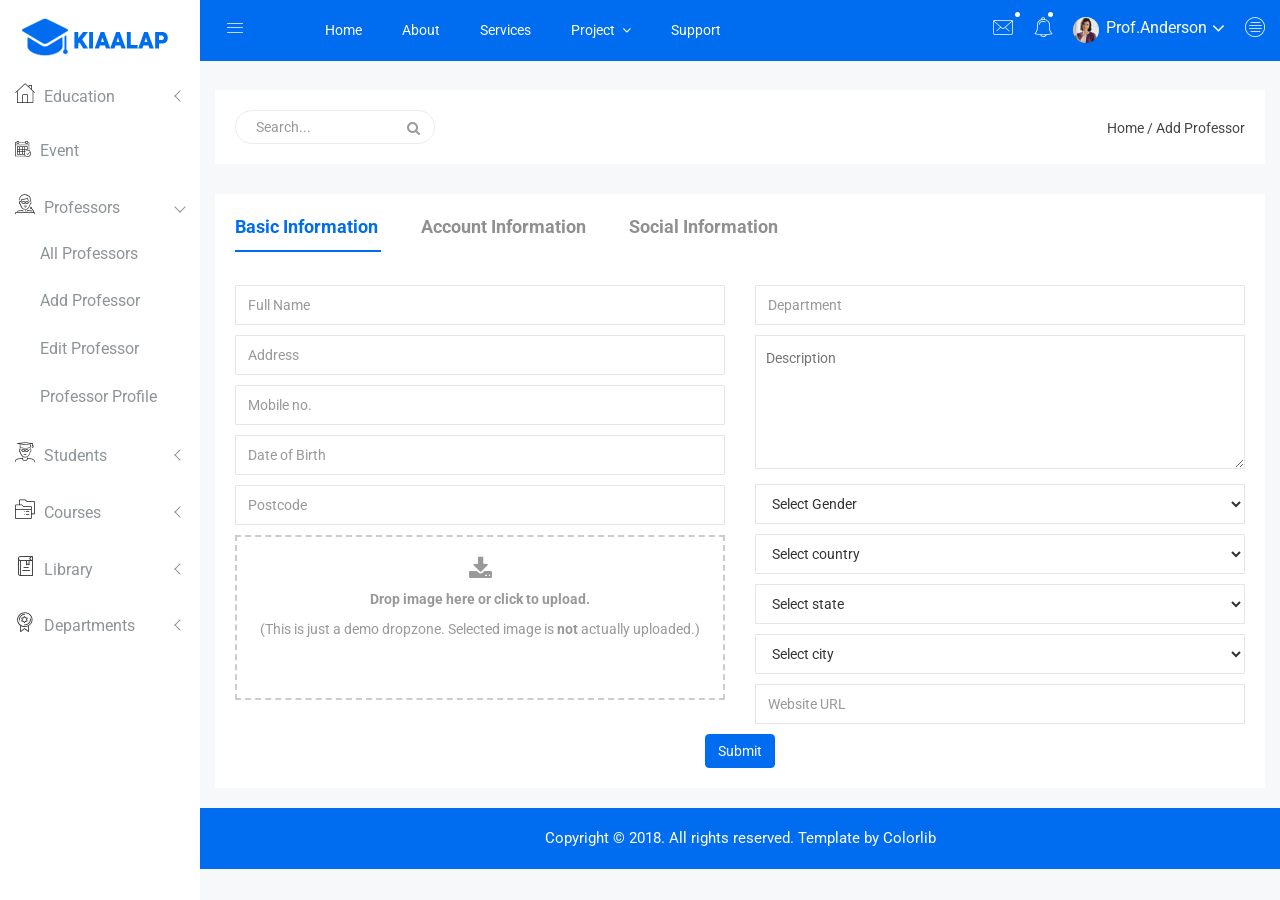
<file: add-professor.html>
<!doctype html>
<html class="no-js" lang="en">

<head>
    <meta charset="utf-8">
    <meta http-equiv="x-ua-compatible" content="ie=edge">
    <title>Add Professor | Kiaalap - Kiaalap Admin Template</title>
    <meta name="description" content="">
    <meta name="viewport" content="width=device-width, initial-scale=1">
    <!-- favicon
		============================================ -->
    <link rel="shortcut icon" type="image/x-icon" href="img/favicon.ico">
    <!-- Google Fonts
		============================================ -->
    <link href="https://fonts.googleapis.com/css?family=Roboto:100,300,400,700,900" rel="stylesheet">
    <!-- Bootstrap CSS
		============================================ -->
    <link rel="stylesheet" href="css/bootstrap.min.css">
    <!-- Bootstrap CSS
		============================================ -->
    <link rel="stylesheet" href="css/font-awesome.min.css">
    <!-- owl.carousel CSS
		============================================ -->
    <link rel="stylesheet" href="css/owl.carousel.css">
    <link rel="stylesheet" href="css/owl.theme.css">
    <link rel="stylesheet" href="css/owl.transitions.css">
    <!-- animate CSS
		============================================ -->
    <link rel="stylesheet" href="css/animate.css">
    <!-- normalize CSS
		============================================ -->
    <link rel="stylesheet" href="css/normalize.css">
    <!-- meanmenu icon CSS
		============================================ -->
    <link rel="stylesheet" href="css/meanmenu.min.css">
    <!-- main CSS
		============================================ -->
    <link rel="stylesheet" href="css/main.css">
    <!-- forms CSS
		============================================ -->
    <link rel="stylesheet" href="css/form/all-type-forms.css">
    <!-- educate icon CSS
		============================================ -->
    <link rel="stylesheet" href="css/educate-custon-icon.css">
    <!-- morrisjs CSS
		============================================ -->
    <link rel="stylesheet" href="css/morrisjs/morris.css">
    <!-- dropzone CSS
		============================================ -->
    <link rel="stylesheet" href="css/dropzone/dropzone.css">
    <!-- mCustomScrollbar CSS
		============================================ -->
    <link rel="stylesheet" href="css/scrollbar/jquery.mCustomScrollbar.min.css">
    <!-- metisMenu CSS
		============================================ -->
    <link rel="stylesheet" href="css/metisMenu/metisMenu.min.css">
    <link rel="stylesheet" href="css/metisMenu/metisMenu-vertical.css">
    <!-- calendar CSS
		============================================ -->
    <link rel="stylesheet" href="css/calendar/fullcalendar.min.css">
    <link rel="stylesheet" href="css/calendar/fullcalendar.print.min.css">
    <!-- style CSS
		============================================ -->
    <link rel="stylesheet" href="style.css">
    <!-- responsive CSS
		============================================ -->
    <link rel="stylesheet" href="css/responsive.css">
    <!-- modernizr JS
		============================================ -->
    <script src="js/vendor/modernizr-2.8.3.min.js"></script>
</head>

<body>
    <!--[if lt IE 8]>
		<p class="browserupgrade">You are using an <strong>outdated</strong> browser. Please <a href="http://browsehappy.com/">upgrade your browser</a> to improve your experience.</p>
	<![endif]-->
    <!-- Start Left menu area -->
    <div class="left-sidebar-pro">
        <nav id="sidebar" class="">
            <div class="sidebar-header">
                <a href="index.html"><img class="main-logo" src="img/logo/logo.png" alt="" /></a>
                <strong><a href="index.html"><img src="img/logo/logosn.png" alt="" /></a></strong>
            </div>
            <div class="left-custom-menu-adp-wrap comment-scrollbar">
                <nav class="sidebar-nav left-sidebar-menu-pro">
                    <ul class="metismenu" id="menu1">
                        <li>
                            <a class="has-arrow" href="index.html">
								   <span class="educate-icon educate-home icon-wrap"></span>
								   <span class="mini-click-non">Education</span>
								</a>
                            <ul class="submenu-angle" aria-expanded="true">
                                <li><a title="Dashboard v.1" href="index.html"><span class="mini-sub-pro">Dashboard v.1</span></a></li>
                                <li><a title="Dashboard v.2" href="index-1.html"><span class="mini-sub-pro">Dashboard v.2</span></a></li>
                                <li><a title="Dashboard v.3" href="index-2.html"><span class="mini-sub-pro">Dashboard v.3</span></a></li>
                                <li><a title="Analytics" href="analytics.html"><span class="mini-sub-pro">Analytics</span></a></li>
                                <li><a title="Widgets" href="widgets.html"><span class="mini-sub-pro">Widgets</span></a></li>
                            </ul>
                        </li>
                        <li>
                            <a title="Landing Page" href="events.html" aria-expanded="false"><span class="educate-icon educate-event icon-wrap sub-icon-mg" aria-hidden="true"></span> <span class="mini-click-non">Event</span></a>
                        </li>
                        <li class="active">
                            <a class="has-arrow" href="all-professors.html" aria-expanded="false"><span class="educate-icon educate-professor icon-wrap"></span> <span class="mini-click-non">Professors</span></a>
                            <ul class="submenu-angle" aria-expanded="false">
                                <li><a title="All Professors" href="all-professors.html"><span class="mini-sub-pro">All Professors</span></a></li>
                                <li><a title="Add Professor" href="add-professor.html"><span class="mini-sub-pro">Add Professor</span></a></li>
                                <li><a title="Edit Professor" href="edit-professor.html"><span class="mini-sub-pro">Edit Professor</span></a></li>
                                <li><a title="Professor Profile" href="professor-profile.html"><span class="mini-sub-pro">Professor Profile</span></a></li>
                            </ul>
                        </li>
                        <li>
                            <a class="has-arrow" href="all-students.html" aria-expanded="false"><span class="educate-icon educate-student icon-wrap"></span> <span class="mini-click-non">Students</span></a>
                            <ul class="submenu-angle" aria-expanded="false">
                                <li><a title="All Students" href="all-students.html"><span class="mini-sub-pro">All Students</span></a></li>
                                <li><a title="Add Students" href="add-student.html"><span class="mini-sub-pro">Add Student</span></a></li>
                                <li><a title="Edit Students" href="edit-student.html"><span class="mini-sub-pro">Edit Student</span></a></li>
                                <li><a title="Students Profile" href="student-profile.html"><span class="mini-sub-pro">Student Profile</span></a></li>
                            </ul>
                        </li>
                        <li>
                            <a class="has-arrow" href="all-courses.html" aria-expanded="false"><span class="educate-icon educate-course icon-wrap"></span> <span class="mini-click-non">Courses</span></a>
                            <ul class="submenu-angle" aria-expanded="false">
                                <li><a title="All Courses" href="all-courses.html"><span class="mini-sub-pro">All Courses</span></a></li>
                                <li><a title="Add Courses" href="add-course.html"><span class="mini-sub-pro">Add Course</span></a></li>
                                <li><a title="Edit Courses" href="edit-course.html"><span class="mini-sub-pro">Edit Course</span></a></li>
                                <li><a title="Courses Profile" href="course-info.html"><span class="mini-sub-pro">Courses Info</span></a></li>
                                <li><a title="course Payment" href="course-payment.html"><span class="mini-sub-pro">Courses Payment</span></a></li>
                            </ul>
                        </li>
                        <li>
                            <a class="has-arrow" href="all-courses.html" aria-expanded="false"><span class="educate-icon educate-library icon-wrap"></span> <span class="mini-click-non">Library</span></a>
                            <ul class="submenu-angle" aria-expanded="false">
                                <li><a title="All Library" href="library-assets.html"><span class="mini-sub-pro">Library Assets</span></a></li>
                                <li><a title="Add Library" href="add-library-assets.html"><span class="mini-sub-pro">Add Library Asset</span></a></li>
                                <li><a title="Edit Library" href="edit-library-assets.html"><span class="mini-sub-pro">Edit Library Asset</span></a></li>
                            </ul>
                        </li>
                        <li>
                            <a class="has-arrow" href="all-courses.html" aria-expanded="false"><span class="educate-icon educate-department icon-wrap"></span> <span class="mini-click-non">Departments</span></a>
                            <ul class="submenu-angle" aria-expanded="false">
                                <li><a title="Departments List" href="departments.html"><span class="mini-sub-pro">Departments List</span></a></li>
                                <li><a title="Add Departments" href="add-department.html"><span class="mini-sub-pro">Add Departments</span></a></li>
                                <li><a title="Edit Departments" href="edit-department.html"><span class="mini-sub-pro">Edit Departments</span></a></li>
                            </ul>
                        </li>
                        <li>
                            <a class="has-arrow" href="mailbox.html" aria-expanded="false"><span class="educate-icon educate-message icon-wrap"></span> <span class="mini-click-non">Mailbox</span></a>
                            <ul class="submenu-angle" aria-expanded="false">
                                <li><a title="Inbox" href="mailbox.html"><span class="mini-sub-pro">Inbox</span></a></li>
                                <li><a title="View Mail" href="mailbox-view.html"><span class="mini-sub-pro">View Mail</span></a></li>
                                <li><a title="Compose Mail" href="mailbox-compose.html"><span class="mini-sub-pro">Compose Mail</span></a></li>
                            </ul>
                        </li>
                        <li>
                            <a class="has-arrow" href="mailbox.html" aria-expanded="false"><span class="educate-icon educate-interface icon-wrap"></span> <span class="mini-click-non">Interface</span></a>
                            <ul class="submenu-angle interface-mini-nb-dp" aria-expanded="false">
                                <li><a title="Google Map" href="google-map.html"><span class="mini-sub-pro">Google Map</span></a></li>
                                <li><a title="Data Maps" href="data-maps.html"><span class="mini-sub-pro">Data Maps</span></a></li>
                                <li><a title="Pdf Viewer" href="pdf-viewer.html"><span class="mini-sub-pro">Pdf Viewer</span></a></li>
                                <li><a title="X-Editable" href="x-editable.html"><span class="mini-sub-pro">X-Editable</span></a></li>
                                <li><a title="Code Editor" href="code-editor.html"><span class="mini-sub-pro">Code Editor</span></a></li>
                                <li><a title="Tree View" href="tree-view.html"><span class="mini-sub-pro">Tree View</span></a></li>
                                <li><a title="Preloader" href="preloader.html"><span class="mini-sub-pro">Preloader</span></a></li>
                                <li><a title="Images Cropper" href="images-cropper.html"><span class="mini-sub-pro">Images Cropper</span></a></li>
                            </ul>
                        </li>
                        <li>
                            <a class="has-arrow" href="mailbox.html" aria-expanded="false"><span class="educate-icon educate-charts icon-wrap"></span> <span class="mini-click-non">Charts</span></a>
                            <ul class="submenu-angle chart-mini-nb-dp" aria-expanded="false">
                                <li><a title="Bar Charts" href="bar-charts.html"><span class="mini-sub-pro">Bar Charts</span></a></li>
                                <li><a title="Line Charts" href="line-charts.html"><span class="mini-sub-pro">Line Charts</span></a></li>
                                <li><a title="Area Charts" href="area-charts.html"><span class="mini-sub-pro">Area Charts</span></a></li>
                                <li><a title="Rounded Charts" href="rounded-chart.html"><span class="mini-sub-pro">Rounded Charts</span></a></li>
                                <li><a title="C3 Charts" href="c3.html"><span class="mini-sub-pro">C3 Charts</span></a></li>
                                <li><a title="Sparkline Charts" href="sparkline.html"><span class="mini-sub-pro">Sparkline Charts</span></a></li>
                                <li><a title="Peity Charts" href="peity.html"><span class="mini-sub-pro">Peity Charts</span></a></li>
                            </ul>
                        </li>
                        <li>
                            <a class="has-arrow" href="mailbox.html" aria-expanded="false"><span class="educate-icon educate-data-table icon-wrap"></span> <span class="mini-click-non">Data Tables</span></a>
                            <ul class="submenu-angle" aria-expanded="false">
                                <li><a title="Peity Charts" href="static-table.html"><span class="mini-sub-pro">Static Table</span></a></li>
                                <li><a title="Data Table" href="data-table.html"><span class="mini-sub-pro">Data Table</span></a></li>
                            </ul>
                        </li>
                        <li>
                            <a class="has-arrow" href="mailbox.html" aria-expanded="false"><span class="educate-icon educate-form icon-wrap"></span> <span class="mini-click-non">Forms Elements</span></a>
                            <ul class="submenu-angle form-mini-nb-dp" aria-expanded="false">
                                <li><a title="Basic Form Elements" href="basic-form-element.html"><span class="mini-sub-pro">Bc Form Elements</span></a></li>
                                <li><a title="Advance Form Elements" href="advance-form-element.html"><span class="mini-sub-pro">Ad Form Elements</span></a></li>
                                <li><a title="Password Meter" href="password-meter.html"><span class="mini-sub-pro">Password Meter</span></a></li>
                                <li><a title="Multi Upload" href="multi-upload.html"><span class="mini-sub-pro">Multi Upload</span></a></li>
                                <li><a title="Text Editor" href="tinymc.html"><span class="mini-sub-pro">Text Editor</span></a></li>
                                <li><a title="Dual List Box" href="dual-list-box.html"><span class="mini-sub-pro">Dual List Box</span></a></li>
                            </ul>
                        </li>
                        <li>
                            <a class="has-arrow" href="mailbox.html" aria-expanded="false"><span class="educate-icon educate-apps icon-wrap"></span> <span class="mini-click-non">App views</span></a>
                            <ul class="submenu-angle app-mini-nb-dp" aria-expanded="false">
                                <li><a title="Notifications" href="notifications.html"><span class="mini-sub-pro">Notifications</span></a></li>
                                <li><a title="Alerts" href="alerts.html"><span class="mini-sub-pro">Alerts</span></a></li>
                                <li><a title="Modals" href="modals.html"><span class="mini-sub-pro">Modals</span></a></li>
                                <li><a title="Buttons" href="buttons.html"><span class="mini-sub-pro">Buttons</span></a></li>
                                <li><a title="Tabs" href="tabs.html"><span class="mini-sub-pro">Tabs</span></a></li>
                                <li><a title="Accordion" href="accordion.html"><span class="mini-sub-pro">Accordion</span></a></li>
                            </ul>
                        </li>
                        <li id="removable">
                            <a class="has-arrow" href="#" aria-expanded="false"><span class="educate-icon educate-pages icon-wrap"></span> <span class="mini-click-non">Pages</span></a>
                            <ul class="submenu-angle page-mini-nb-dp" aria-expanded="false">
                                <li><a title="Login" href="login.html"><span class="mini-sub-pro">Login</span></a></li>
                                <li><a title="Register" href="register.html"><span class="mini-sub-pro">Register</span></a></li>
                                <li><a title="Lock" href="lock.html"><span class="mini-sub-pro">Lock</span></a></li>
                                <li><a title="Password Recovery" href="password-recovery.html"><span class="mini-sub-pro">Password Recovery</span></a></li>
                                <li><a title="404 Page" href="404.html"><span class="mini-sub-pro">404 Page</span></a></li>
                                <li><a title="500 Page" href="500.html"><span class="mini-sub-pro">500 Page</span></a></li>
                            </ul>
                        </li>
                    </ul>
                </nav>
            </div>
        </nav>
    </div>
    <!-- End Left menu area -->
    <!-- Start Welcome area -->
    <div class="all-content-wrapper">
        <div class="container-fluid">
            <div class="row">
                <div class="col-lg-12 col-md-12 col-sm-12 col-xs-12">
                    <div class="logo-pro">
                        <a href="index.html"><img class="main-logo" src="img/logo/logo.png" alt="" /></a>
                    </div>
                </div>
            </div>
        </div>
        <div class="header-advance-area">
            <div class="header-top-area">
                <div class="container-fluid">
                    <div class="row">
                        <div class="col-lg-12 col-md-12 col-sm-12 col-xs-12">
                            <div class="header-top-wraper">
                                <div class="row">
                                    <div class="col-lg-1 col-md-0 col-sm-1 col-xs-12">
                                        <div class="menu-switcher-pro">
                                            <button type="button" id="sidebarCollapse" class="btn bar-button-pro header-drl-controller-btn btn-info navbar-btn">
													<i class="educate-icon educate-nav"></i>
												</button>
                                        </div>
                                    </div>
                                    <div class="col-lg-6 col-md-7 col-sm-6 col-xs-12">
                                        <div class="header-top-menu tabl-d-n">
                                            <ul class="nav navbar-nav mai-top-nav">
                                                <li class="nav-item"><a href="#" class="nav-link">Home</a>
                                                </li>
                                                <li class="nav-item"><a href="#" class="nav-link">About</a>
                                                </li>
                                                <li class="nav-item"><a href="#" class="nav-link">Services</a>
                                                </li>
                                                <li class="nav-item dropdown res-dis-nn">
                                                    <a href="#" data-toggle="dropdown" role="button" aria-expanded="false" class="nav-link dropdown-toggle">Project <span class="angle-down-topmenu"><i class="fa fa-angle-down"></i></span></a>
                                                    <div role="menu" class="dropdown-menu animated zoomIn">
                                                        <a href="#" class="dropdown-item">Documentation</a>
                                                        <a href="#" class="dropdown-item">Expert Backend</a>
                                                        <a href="#" class="dropdown-item">Expert FrontEnd</a>
                                                        <a href="#" class="dropdown-item">Contact Support</a>
                                                    </div>
                                                </li>
                                                <li class="nav-item"><a href="#" class="nav-link">Support</a>
                                                </li>
                                            </ul>
                                        </div>
                                    </div>
                                    <div class="col-lg-5 col-md-5 col-sm-12 col-xs-12">
                                        <div class="header-right-info">
                                            <ul class="nav navbar-nav mai-top-nav header-right-menu">
                                                <li class="nav-item dropdown">
                                                    <a href="#" data-toggle="dropdown" role="button" aria-expanded="false" class="nav-link dropdown-toggle"><i class="educate-icon educate-message edu-chat-pro" aria-hidden="true"></i><span class="indicator-ms"></span></a>
                                                    <div role="menu" class="author-message-top dropdown-menu animated zoomIn">
                                                        <div class="message-single-top">
                                                            <h1>Message</h1>
                                                        </div>
                                                        <ul class="message-menu">
                                                            <li>
                                                                <a href="#">
                                                                    <div class="message-img">
                                                                        <img src="img/contact/1.jpg" alt="">
                                                                    </div>
                                                                    <div class="message-content">
                                                                        <span class="message-date">16 Sept</span>
                                                                        <h2>Advanda Cro</h2>
                                                                        <p>Please done this project as soon possible.</p>
                                                                    </div>
                                                                </a>
                                                            </li>
                                                            <li>
                                                                <a href="#">
                                                                    <div class="message-img">
                                                                        <img src="img/contact/4.jpg" alt="">
                                                                    </div>
                                                                    <div class="message-content">
                                                                        <span class="message-date">16 Sept</span>
                                                                        <h2>Sulaiman din</h2>
                                                                        <p>Please done this project as soon possible.</p>
                                                                    </div>
                                                                </a>
                                                            </li>
                                                            <li>
                                                                <a href="#">
                                                                    <div class="message-img">
                                                                        <img src="img/contact/3.jpg" alt="">
                                                                    </div>
                                                                    <div class="message-content">
                                                                        <span class="message-date">16 Sept</span>
                                                                        <h2>Victor Jara</h2>
                                                                        <p>Please done this project as soon possible.</p>
                                                                    </div>
                                                                </a>
                                                            </li>
                                                            <li>
                                                                <a href="#">
                                                                    <div class="message-img">
                                                                        <img src="img/contact/2.jpg" alt="">
                                                                    </div>
                                                                    <div class="message-content">
                                                                        <span class="message-date">16 Sept</span>
                                                                        <h2>Victor Jara</h2>
                                                                        <p>Please done this project as soon possible.</p>
                                                                    </div>
                                                                </a>
                                                            </li>
                                                        </ul>
                                                        <div class="message-view">
                                                            <a href="#">View All Messages</a>
                                                        </div>
                                                    </div>
                                                </li>
                                                <li class="nav-item"><a href="#" data-toggle="dropdown" role="button" aria-expanded="false" class="nav-link dropdown-toggle"><i class="educate-icon educate-bell" aria-hidden="true"></i><span class="indicator-nt"></span></a>
                                                    <div role="menu" class="notification-author dropdown-menu animated zoomIn">
                                                        <div class="notification-single-top">
                                                            <h1>Notifications</h1>
                                                        </div>
                                                        <ul class="notification-menu">
                                                            <li>
                                                                <a href="#">
                                                                    <div class="notification-icon">
                                                                        <i class="educate-icon educate-checked edu-checked-pro admin-check-pro" aria-hidden="true"></i>
                                                                    </div>
                                                                    <div class="notification-content">
                                                                        <span class="notification-date">16 Sept</span>
                                                                        <h2>Advanda Cro</h2>
                                                                        <p>Please done this project as soon possible.</p>
                                                                    </div>
                                                                </a>
                                                            </li>
                                                            <li>
                                                                <a href="#">
                                                                    <div class="notification-icon">
                                                                        <i class="fa fa-cloud edu-cloud-computing-down" aria-hidden="true"></i>
                                                                    </div>
                                                                    <div class="notification-content">
                                                                        <span class="notification-date">16 Sept</span>
                                                                        <h2>Sulaiman din</h2>
                                                                        <p>Please done this project as soon possible.</p>
                                                                    </div>
                                                                </a>
                                                            </li>
                                                            <li>
                                                                <a href="#">
                                                                    <div class="notification-icon">
                                                                        <i class="fa fa-eraser edu-shield" aria-hidden="true"></i>
                                                                    </div>
                                                                    <div class="notification-content">
                                                                        <span class="notification-date">16 Sept</span>
                                                                        <h2>Victor Jara</h2>
                                                                        <p>Please done this project as soon possible.</p>
                                                                    </div>
                                                                </a>
                                                            </li>
                                                            <li>
                                                                <a href="#">
                                                                    <div class="notification-icon">
                                                                        <i class="fa fa-line-chart edu-analytics-arrow" aria-hidden="true"></i>
                                                                    </div>
                                                                    <div class="notification-content">
                                                                        <span class="notification-date">16 Sept</span>
                                                                        <h2>Victor Jara</h2>
                                                                        <p>Please done this project as soon possible.</p>
                                                                    </div>
                                                                </a>
                                                            </li>
                                                        </ul>
                                                        <div class="notification-view">
                                                            <a href="#">View All Notification</a>
                                                        </div>
                                                    </div>
                                                </li>
                                                <li class="nav-item">
                                                    <a href="#" data-toggle="dropdown" role="button" aria-expanded="false" class="nav-link dropdown-toggle">
															<img src="img/product/pro4.jpg" alt="" />
															<span class="admin-name">Prof.Anderson</span>
															<i class="fa fa-angle-down edu-icon edu-down-arrow"></i>
														</a>
                                                    <ul role="menu" class="dropdown-header-top author-log dropdown-menu animated zoomIn">
                                                        <li><a href="#"><span class="edu-icon edu-home-admin author-log-ic"></span>My Account</a>
                                                        </li>
                                                        <li><a href="#"><span class="edu-icon edu-user-rounded author-log-ic"></span>My Profile</a>
                                                        </li>
                                                        <li><a href="#"><span class="edu-icon edu-money author-log-ic"></span>User Billing</a>
                                                        </li>
                                                        <li><a href="#"><span class="edu-icon edu-settings author-log-ic"></span>Settings</a>
                                                        </li>
                                                        <li><a href="#"><span class="edu-icon edu-locked author-log-ic"></span>Log Out</a>
                                                        </li>
                                                    </ul>
                                                </li>
                                                <li class="nav-item nav-setting-open"><a href="#" data-toggle="dropdown" role="button" aria-expanded="false" class="nav-link dropdown-toggle"><i class="educate-icon educate-menu"></i></a>

                                                    <div role="menu" class="admintab-wrap menu-setting-wrap menu-setting-wrap-bg dropdown-menu animated zoomIn">
                                                        <ul class="nav nav-tabs custon-set-tab">
                                                            <li class="active"><a data-toggle="tab" href="#Notes">Notes</a>
                                                            </li>
                                                            <li><a data-toggle="tab" href="#Projects">Projects</a>
                                                            </li>
                                                            <li><a data-toggle="tab" href="#Settings">Settings</a>
                                                            </li>
                                                        </ul>

                                                        <div class="tab-content custom-bdr-nt">
                                                            <div id="Notes" class="tab-pane fade in active">
                                                                <div class="notes-area-wrap">
                                                                    <div class="note-heading-indicate">
                                                                        <h2><i class="fa fa-comments-o"></i> Latest Notes</h2>
                                                                        <p>You have 10 new message.</p>
                                                                    </div>
                                                                    <div class="notes-list-area notes-menu-scrollbar">
                                                                        <ul class="notes-menu-list">
                                                                            <li>
                                                                                <a href="#">
                                                                                    <div class="notes-list-flow">
                                                                                        <div class="notes-img">
                                                                                            <img src="img/contact/4.jpg" alt="" />
                                                                                        </div>
                                                                                        <div class="notes-content">
                                                                                            <p> The point of using Lorem Ipsum is that it has a more-or-less normal.</p>
                                                                                            <span>Yesterday 2:45 pm</span>
                                                                                        </div>
                                                                                    </div>
                                                                                </a>
                                                                            </li>
                                                                            <li>
                                                                                <a href="#">
                                                                                    <div class="notes-list-flow">
                                                                                        <div class="notes-img">
                                                                                            <img src="img/contact/1.jpg" alt="" />
                                                                                        </div>
                                                                                        <div class="notes-content">
                                                                                            <p> The point of using Lorem Ipsum is that it has a more-or-less normal.</p>
                                                                                            <span>Yesterday 2:45 pm</span>
                                                                                        </div>
                                                                                    </div>
                                                                                </a>
                                                                            </li>
                                                                            <li>
                                                                                <a href="#">
                                                                                    <div class="notes-list-flow">
                                                                                        <div class="notes-img">
                                                                                            <img src="img/contact/2.jpg" alt="" />
                                                                                        </div>
                                                                                        <div class="notes-content">
                                                                                            <p> The point of using Lorem Ipsum is that it has a more-or-less normal.</p>
                                                                                            <span>Yesterday 2:45 pm</span>
                                                                                        </div>
                                                                                    </div>
                                                                                </a>
                                                                            </li>
                                                                            <li>
                                                                                <a href="#">
                                                                                    <div class="notes-list-flow">
                                                                                        <div class="notes-img">
                                                                                            <img src="img/contact/3.jpg" alt="" />
                                                                                        </div>
                                                                                        <div class="notes-content">
                                                                                            <p> The point of using Lorem Ipsum is that it has a more-or-less normal.</p>
                                                                                            <span>Yesterday 2:45 pm</span>
                                                                                        </div>
                                                                                    </div>
                                                                                </a>
                                                                            </li>
                                                                            <li>
                                                                                <a href="#">
                                                                                    <div class="notes-list-flow">
                                                                                        <div class="notes-img">
                                                                                            <img src="img/contact/4.jpg" alt="" />
                                                                                        </div>
                                                                                        <div class="notes-content">
                                                                                            <p> The point of using Lorem Ipsum is that it has a more-or-less normal.</p>
                                                                                            <span>Yesterday 2:45 pm</span>
                                                                                        </div>
                                                                                    </div>
                                                                                </a>
                                                                            </li>
                                                                            <li>
                                                                                <a href="#">
                                                                                    <div class="notes-list-flow">
                                                                                        <div class="notes-img">
                                                                                            <img src="img/contact/1.jpg" alt="" />
                                                                                        </div>
                                                                                        <div class="notes-content">
                                                                                            <p> The point of using Lorem Ipsum is that it has a more-or-less normal.</p>
                                                                                            <span>Yesterday 2:45 pm</span>
                                                                                        </div>
                                                                                    </div>
                                                                                </a>
                                                                            </li>
                                                                            <li>
                                                                                <a href="#">
                                                                                    <div class="notes-list-flow">
                                                                                        <div class="notes-img">
                                                                                            <img src="img/contact/2.jpg" alt="" />
                                                                                        </div>
                                                                                        <div class="notes-content">
                                                                                            <p> The point of using Lorem Ipsum is that it has a more-or-less normal.</p>
                                                                                            <span>Yesterday 2:45 pm</span>
                                                                                        </div>
                                                                                    </div>
                                                                                </a>
                                                                            </li>
                                                                            <li>
                                                                                <a href="#">
                                                                                    <div class="notes-list-flow">
                                                                                        <div class="notes-img">
                                                                                            <img src="img/contact/1.jpg" alt="" />
                                                                                        </div>
                                                                                        <div class="notes-content">
                                                                                            <p> The point of using Lorem Ipsum is that it has a more-or-less normal.</p>
                                                                                            <span>Yesterday 2:45 pm</span>
                                                                                        </div>
                                                                                    </div>
                                                                                </a>
                                                                            </li>
                                                                            <li>
                                                                                <a href="#">
                                                                                    <div class="notes-list-flow">
                                                                                        <div class="notes-img">
                                                                                            <img src="img/contact/2.jpg" alt="" />
                                                                                        </div>
                                                                                        <div class="notes-content">
                                                                                            <p> The point of using Lorem Ipsum is that it has a more-or-less normal.</p>
                                                                                            <span>Yesterday 2:45 pm</span>
                                                                                        </div>
                                                                                    </div>
                                                                                </a>
                                                                            </li>
                                                                            <li>
                                                                                <a href="#">
                                                                                    <div class="notes-list-flow">
                                                                                        <div class="notes-img">
                                                                                            <img src="img/contact/3.jpg" alt="" />
                                                                                        </div>
                                                                                        <div class="notes-content">
                                                                                            <p> The point of using Lorem Ipsum is that it has a more-or-less normal.</p>
                                                                                            <span>Yesterday 2:45 pm</span>
                                                                                        </div>
                                                                                    </div>
                                                                                </a>
                                                                            </li>
                                                                        </ul>
                                                                    </div>
                                                                </div>
                                                            </div>
                                                            <div id="Projects" class="tab-pane fade">
                                                                <div class="projects-settings-wrap">
                                                                    <div class="note-heading-indicate">
                                                                        <h2><i class="fa fa-cube"></i> Latest projects</h2>
                                                                        <p> You have 20 projects. 5 not completed.</p>
                                                                    </div>
                                                                    <div class="project-st-list-area project-st-menu-scrollbar">
                                                                        <ul class="projects-st-menu-list">
                                                                            <li>
                                                                                <a href="#">
                                                                                    <div class="project-list-flow">
                                                                                        <div class="projects-st-heading">
                                                                                            <h2>Web Development</h2>
                                                                                            <p> The point of using Lorem Ipsum is that it has a more or less normal.</p>
                                                                                            <span class="project-st-time">1 hours ago</span>
                                                                                        </div>
                                                                                        <div class="projects-st-content">
                                                                                            <p>Completion with: 28%</p>
                                                                                            <div class="progress progress-mini">
                                                                                                <div style="width: 28%;" class="progress-bar progress-bar-danger hd-tp-1"></div>
                                                                                            </div>
                                                                                            <p>Project end: 4:00 pm - 12.06.2014</p>
                                                                                        </div>
                                                                                    </div>
                                                                                </a>
                                                                            </li>
                                                                            <li>
                                                                                <a href="#">
                                                                                    <div class="project-list-flow">
                                                                                        <div class="projects-st-heading">
                                                                                            <h2>Software Development</h2>
                                                                                            <p> The point of using Lorem Ipsum is that it has a more or less normal.</p>
                                                                                            <span class="project-st-time">2 hours ago</span>
                                                                                        </div>
                                                                                        <div class="projects-st-content project-rating-cl">
                                                                                            <p>Completion with: 68%</p>
                                                                                            <div class="progress progress-mini">
                                                                                                <div style="width: 68%;" class="progress-bar hd-tp-2"></div>
                                                                                            </div>
                                                                                            <p>Project end: 4:00 pm - 12.06.2014</p>
                                                                                        </div>
                                                                                    </div>
                                                                                </a>
                                                                            </li>
                                                                            <li>
                                                                                <a href="#">
                                                                                    <div class="project-list-flow">
                                                                                        <div class="projects-st-heading">
                                                                                            <h2>Graphic Design</h2>
                                                                                            <p> The point of using Lorem Ipsum is that it has a more or less normal.</p>
                                                                                            <span class="project-st-time">3 hours ago</span>
                                                                                        </div>
                                                                                        <div class="projects-st-content">
                                                                                            <p>Completion with: 78%</p>
                                                                                            <div class="progress progress-mini">
                                                                                                <div style="width: 78%;" class="progress-bar hd-tp-3"></div>
                                                                                            </div>
                                                                                            <p>Project end: 4:00 pm - 12.06.2014</p>
                                                                                        </div>
                                                                                    </div>
                                                                                </a>
                                                                            </li>
                                                                            <li>
                                                                                <a href="#">
                                                                                    <div class="project-list-flow">
                                                                                        <div class="projects-st-heading">
                                                                                            <h2>Web Design</h2>
                                                                                            <p> The point of using Lorem Ipsum is that it has a more or less normal.</p>
                                                                                            <span class="project-st-time">4 hours ago</span>
                                                                                        </div>
                                                                                        <div class="projects-st-content project-rating-cl2">
                                                                                            <p>Completion with: 38%</p>
                                                                                            <div class="progress progress-mini">
                                                                                                <div style="width: 38%;" class="progress-bar progress-bar-danger hd-tp-4"></div>
                                                                                            </div>
                                                                                            <p>Project end: 4:00 pm - 12.06.2014</p>
                                                                                        </div>
                                                                                    </div>
                                                                                </a>
                                                                            </li>
                                                                            <li>
                                                                                <a href="#">
                                                                                    <div class="project-list-flow">
                                                                                        <div class="projects-st-heading">
                                                                                            <h2>Business Card</h2>
                                                                                            <p> The point of using Lorem Ipsum is that it has a more or less normal.</p>
                                                                                            <span class="project-st-time">5 hours ago</span>
                                                                                        </div>
                                                                                        <div class="projects-st-content">
                                                                                            <p>Completion with: 28%</p>
                                                                                            <div class="progress progress-mini">
                                                                                                <div style="width: 28%;" class="progress-bar progress-bar-danger hd-tp-5"></div>
                                                                                            </div>
                                                                                            <p>Project end: 4:00 pm - 12.06.2014</p>
                                                                                        </div>
                                                                                    </div>
                                                                                </a>
                                                                            </li>
                                                                            <li>
                                                                                <a href="#">
                                                                                    <div class="project-list-flow">
                                                                                        <div class="projects-st-heading">
                                                                                            <h2>Ecommerce Business</h2>
                                                                                            <p> The point of using Lorem Ipsum is that it has a more or less normal.</p>
                                                                                            <span class="project-st-time">6 hours ago</span>
                                                                                        </div>
                                                                                        <div class="projects-st-content project-rating-cl">
                                                                                            <p>Completion with: 68%</p>
                                                                                            <div class="progress progress-mini">
                                                                                                <div style="width: 68%;" class="progress-bar hd-tp-6"></div>
                                                                                            </div>
                                                                                            <p>Project end: 4:00 pm - 12.06.2014</p>
                                                                                        </div>
                                                                                    </div>
                                                                                </a>
                                                                            </li>
                                                                            <li>
                                                                                <a href="#">
                                                                                    <div class="project-list-flow">
                                                                                        <div class="projects-st-heading">
                                                                                            <h2>Woocommerce Plugin</h2>
                                                                                            <p> The point of using Lorem Ipsum is that it has a more or less normal.</p>
                                                                                            <span class="project-st-time">7 hours ago</span>
                                                                                        </div>
                                                                                        <div class="projects-st-content">
                                                                                            <p>Completion with: 78%</p>
                                                                                            <div class="progress progress-mini">
                                                                                                <div style="width: 78%;" class="progress-bar"></div>
                                                                                            </div>
                                                                                            <p>Project end: 4:00 pm - 12.06.2014</p>
                                                                                        </div>
                                                                                    </div>
                                                                                </a>
                                                                            </li>
                                                                            <li>
                                                                                <a href="#">
                                                                                    <div class="project-list-flow">
                                                                                        <div class="projects-st-heading">
                                                                                            <h2>Wordpress Theme</h2>
                                                                                            <p> The point of using Lorem Ipsum is that it has a more or less normal.</p>
                                                                                            <span class="project-st-time">9 hours ago</span>
                                                                                        </div>
                                                                                        <div class="projects-st-content project-rating-cl2">
                                                                                            <p>Completion with: 38%</p>
                                                                                            <div class="progress progress-mini">
                                                                                                <div style="width: 38%;" class="progress-bar progress-bar-danger"></div>
                                                                                            </div>
                                                                                            <p>Project end: 4:00 pm - 12.06.2014</p>
                                                                                        </div>
                                                                                    </div>
                                                                                </a>
                                                                            </li>
                                                                        </ul>
                                                                    </div>
                                                                </div>
                                                            </div>
                                                            <div id="Settings" class="tab-pane fade">
                                                                <div class="setting-panel-area">
                                                                    <div class="note-heading-indicate">
                                                                        <h2><i class="fa fa-gears"></i> Settings Panel</h2>
                                                                        <p> You have 20 Settings. 5 not completed.</p>
                                                                    </div>
                                                                    <ul class="setting-panel-list">
                                                                        <li>
                                                                            <div class="checkbox-setting-pro">
                                                                                <div class="checkbox-title-pro">
                                                                                    <h2>Show notifications</h2>
                                                                                    <div class="ts-custom-check">
                                                                                        <div class="onoffswitch">
                                                                                            <input type="checkbox" name="collapsemenu" class="onoffswitch-checkbox" id="example">
                                                                                            <label class="onoffswitch-label" for="example">
																									<span class="onoffswitch-inner"></span>
																									<span class="onoffswitch-switch"></span>
																								</label>
                                                                                        </div>
                                                                                    </div>
                                                                                </div>
                                                                            </div>
                                                                        </li>
                                                                        <li>
                                                                            <div class="checkbox-setting-pro">
                                                                                <div class="checkbox-title-pro">
                                                                                    <h2>Disable Chat</h2>
                                                                                    <div class="ts-custom-check">
                                                                                        <div class="onoffswitch">
                                                                                            <input type="checkbox" name="collapsemenu" class="onoffswitch-checkbox" id="example3">
                                                                                            <label class="onoffswitch-label" for="example3">
																									<span class="onoffswitch-inner"></span>
																									<span class="onoffswitch-switch"></span>
																								</label>
                                                                                        </div>
                                                                                    </div>
                                                                                </div>
                                                                            </div>
                                                                        </li>
                                                                        <li>
                                                                            <div class="checkbox-setting-pro">
                                                                                <div class="checkbox-title-pro">
                                                                                    <h2>Enable history</h2>
                                                                                    <div class="ts-custom-check">
                                                                                        <div class="onoffswitch">
                                                                                            <input type="checkbox" name="collapsemenu" class="onoffswitch-checkbox" id="example4">
                                                                                            <label class="onoffswitch-label" for="example4">
																									<span class="onoffswitch-inner"></span>
																									<span class="onoffswitch-switch"></span>
																								</label>
                                                                                        </div>
                                                                                    </div>
                                                                                </div>
                                                                            </div>
                                                                        </li>
                                                                        <li>
                                                                            <div class="checkbox-setting-pro">
                                                                                <div class="checkbox-title-pro">
                                                                                    <h2>Show charts</h2>
                                                                                    <div class="ts-custom-check">
                                                                                        <div class="onoffswitch">
                                                                                            <input type="checkbox" name="collapsemenu" class="onoffswitch-checkbox" id="example7">
                                                                                            <label class="onoffswitch-label" for="example7">
																									<span class="onoffswitch-inner"></span>
																									<span class="onoffswitch-switch"></span>
																								</label>
                                                                                        </div>
                                                                                    </div>
                                                                                </div>
                                                                            </div>
                                                                        </li>
                                                                        <li>
                                                                            <div class="checkbox-setting-pro">
                                                                                <div class="checkbox-title-pro">
                                                                                    <h2>Update everyday</h2>
                                                                                    <div class="ts-custom-check">
                                                                                        <div class="onoffswitch">
                                                                                            <input type="checkbox" name="collapsemenu" checked="" class="onoffswitch-checkbox" id="example2">
                                                                                            <label class="onoffswitch-label" for="example2">
																									<span class="onoffswitch-inner"></span>
																									<span class="onoffswitch-switch"></span>
																								</label>
                                                                                        </div>
                                                                                    </div>
                                                                                </div>
                                                                            </div>
                                                                        </li>
                                                                        <li>
                                                                            <div class="checkbox-setting-pro">
                                                                                <div class="checkbox-title-pro">
                                                                                    <h2>Global search</h2>
                                                                                    <div class="ts-custom-check">
                                                                                        <div class="onoffswitch">
                                                                                            <input type="checkbox" name="collapsemenu" checked="" class="onoffswitch-checkbox" id="example6">
                                                                                            <label class="onoffswitch-label" for="example6">
																									<span class="onoffswitch-inner"></span>
																									<span class="onoffswitch-switch"></span>
																								</label>
                                                                                        </div>
                                                                                    </div>
                                                                                </div>
                                                                            </div>
                                                                        </li>
                                                                        <li>
                                                                            <div class="checkbox-setting-pro">
                                                                                <div class="checkbox-title-pro">
                                                                                    <h2>Offline users</h2>
                                                                                    <div class="ts-custom-check">
                                                                                        <div class="onoffswitch">
                                                                                            <input type="checkbox" name="collapsemenu" checked="" class="onoffswitch-checkbox" id="example5">
                                                                                            <label class="onoffswitch-label" for="example5">
																									<span class="onoffswitch-inner"></span>
																									<span class="onoffswitch-switch"></span>
																								</label>
                                                                                        </div>
                                                                                    </div>
                                                                                </div>
                                                                            </div>
                                                                        </li>
                                                                    </ul>

                                                                </div>
                                                            </div>
                                                        </div>
                                                    </div>
                                                </li>
                                            </ul>
                                        </div>
                                    </div>
                                </div>
                            </div>
                        </div>
                    </div>
                </div>
            </div>
            <!-- Mobile Menu start -->
            <div class="mobile-menu-area">
                <div class="container">
                    <div class="row">
                        <div class="col-lg-12 col-md-12 col-sm-12 col-xs-12">
                            <div class="mobile-menu">
                                <nav id="dropdown">
                                    <ul class="mobile-menu-nav">
                                        <li><a data-toggle="collapse" data-target="#Charts" href="#">Home <span class="admin-project-icon edu-icon edu-down-arrow"></span></a>
                                            <ul class="collapse dropdown-header-top">
                                                <li><a href="index.html">Dashboard v.1</a></li>
                                                <li><a href="index-1.html">Dashboard v.2</a></li>
                                                <li><a href="index-3.html">Dashboard v.3</a></li>
                                                <li><a href="analytics.html">Analytics</a></li>
                                                <li><a href="widgets.html">Widgets</a></li>
                                            </ul>
                                        </li>
                                        <li><a href="events.html">Event</a></li>
                                        <li><a data-toggle="collapse" data-target="#demoevent" href="#">Professors <span class="admin-project-icon edu-icon edu-down-arrow"></span></a>
                                            <ul id="demoevent" class="collapse dropdown-header-top">
                                                <li><a href="all-professors.html">All Professors</a>
                                                </li>
                                                <li><a href="add-professor.html">Add Professor</a>
                                                </li>
                                                <li><a href="edit-professor.html">Edit Professor</a>
                                                </li>
                                                <li><a href="professor-profile.html">Professor Profile</a>
                                                </li>
                                            </ul>
                                        </li>
                                        <li><a data-toggle="collapse" data-target="#demopro" href="#">Students <span class="admin-project-icon edu-icon edu-down-arrow"></span></a>
                                            <ul id="demopro" class="collapse dropdown-header-top">
                                                <li><a href="all-students.html">All Students</a>
                                                </li>
                                                <li><a href="add-student.html">Add Student</a>
                                                </li>
                                                <li><a href="edit-student.html">Edit Student</a>
                                                </li>
                                                <li><a href="student-profile.html">Student Profile</a>
                                                </li>
                                            </ul>
                                        </li>
                                        <li><a data-toggle="collapse" data-target="#democrou" href="#">Courses <span class="admin-project-icon edu-icon edu-down-arrow"></span></a>
                                            <ul id="democrou" class="collapse dropdown-header-top">
                                                <li><a href="all-courses.html">All Courses</a>
                                                </li>
                                                <li><a href="add-course.html">Add Course</a>
                                                </li>
                                                <li><a href="edit-course.html">Edit Course</a>
                                                </li>
                                                <li><a href="course-profile.html">Courses Info</a>
                                                </li>
                                                <li><a href="course-payment.html">Courses Payment</a>
                                                </li>
                                            </ul>
                                        </li>
                                        <li><a data-toggle="collapse" data-target="#demolibra" href="#">Library <span class="admin-project-icon edu-icon edu-down-arrow"></span></a>
                                            <ul id="demolibra" class="collapse dropdown-header-top">
                                                <li><a href="library-assets.html">Library Assets</a>
                                                </li>
                                                <li><a href="add-library-assets.html">Add Library Asset</a>
                                                </li>
                                                <li><a href="edit-library-assets.html">Edit Library Asset</a>
                                                </li>
                                            </ul>
                                        </li>
                                        <li><a data-toggle="collapse" data-target="#demodepart" href="#">Departments <span class="admin-project-icon edu-icon edu-down-arrow"></span></a>
                                            <ul id="demodepart" class="collapse dropdown-header-top">
                                                <li><a href="departments.html">Departments List</a>
                                                </li>
                                                <li><a href="add-department.html">Add Departments</a>
                                                </li>
                                                <li><a href="edit-department.html">Edit Departments</a>
                                                </li>
                                            </ul>
                                        </li>
                                        <li><a data-toggle="collapse" data-target="#demomi" href="#">Mailbox <span class="admin-project-icon edu-icon edu-down-arrow"></span></a>
                                            <ul id="demomi" class="collapse dropdown-header-top">
                                                <li><a href="mailbox.html">Inbox</a>
                                                </li>
                                                <li><a href="mailbox-view.html">View Mail</a>
                                                </li>
                                                <li><a href="mailbox-compose.html">Compose Mail</a>
                                                </li>
                                            </ul>
                                        </li>
                                        <li><a data-toggle="collapse" data-target="#Miscellaneousmob" href="#">Interface <span class="admin-project-icon edu-icon edu-down-arrow"></span></a>
                                            <ul id="Miscellaneousmob" class="collapse dropdown-header-top">
                                                <li><a href="google-map.html">Google Map</a>
                                                </li>
                                                <li><a href="data-maps.html">Data Maps</a>
                                                </li>
                                                <li><a href="pdf-viewer.html">Pdf Viewer</a>
                                                </li>
                                                <li><a href="x-editable.html">X-Editable</a>
                                                </li>
                                                <li><a href="code-editor.html">Code Editor</a>
                                                </li>
                                                <li><a href="tree-view.html">Tree View</a>
                                                </li>
                                                <li><a href="preloader.html">Preloader</a>
                                                </li>
                                                <li><a href="images-cropper.html">Images Cropper</a>
                                                </li>
                                            </ul>
                                        </li>
                                        <li><a data-toggle="collapse" data-target="#Chartsmob" href="#">Charts <span class="admin-project-icon edu-icon edu-down-arrow"></span></a>
                                            <ul id="Chartsmob" class="collapse dropdown-header-top">
                                                <li><a href="bar-charts.html">Bar Charts</a>
                                                </li>
                                                <li><a href="line-charts.html">Line Charts</a>
                                                </li>
                                                <li><a href="area-charts.html">Area Charts</a>
                                                </li>
                                                <li><a href="rounded-chart.html">Rounded Charts</a>
                                                </li>
                                                <li><a href="c3.html">C3 Charts</a>
                                                </li>
                                                <li><a href="sparkline.html">Sparkline Charts</a>
                                                </li>
                                                <li><a href="peity.html">Peity Charts</a>
                                                </li>
                                            </ul>
                                        </li>
                                        <li><a data-toggle="collapse" data-target="#Tablesmob" href="#">Tables <span class="admin-project-icon edu-icon edu-down-arrow"></span></a>
                                            <ul id="Tablesmob" class="collapse dropdown-header-top">
                                                <li><a href="static-table.html">Static Table</a>
                                                </li>
                                                <li><a href="data-table.html">Data Table</a>
                                                </li>
                                            </ul>
                                        </li>
                                        <li><a data-toggle="collapse" data-target="#formsmob" href="#">Forms <span class="admin-project-icon edu-icon edu-down-arrow"></span></a>
                                            <ul id="formsmob" class="collapse dropdown-header-top">
                                                <li><a href="basic-form-element.html">Basic Form Elements</a>
                                                </li>
                                                <li><a href="advance-form-element.html">Advanced Form Elements</a>
                                                </li>
                                                <li><a href="password-meter.html">Password Meter</a>
                                                </li>
                                                <li><a href="multi-upload.html">Multi Upload</a>
                                                </li>
                                                <li><a href="tinymc.html">Text Editor</a>
                                                </li>
                                                <li><a href="dual-list-box.html">Dual List Box</a>
                                                </li>
                                            </ul>
                                        </li>
                                        <li><a data-toggle="collapse" data-target="#Appviewsmob" href="#">App views <span class="admin-project-icon edu-icon edu-down-arrow"></span></a>
                                            <ul id="Appviewsmob" class="collapse dropdown-header-top">
                                                <li><a href="basic-form-element.html">Basic Form Elements</a>
                                                </li>
                                                <li><a href="advance-form-element.html">Advanced Form Elements</a>
                                                </li>
                                                <li><a href="password-meter.html">Password Meter</a>
                                                </li>
                                                <li><a href="multi-upload.html">Multi Upload</a>
                                                </li>
                                                <li><a href="tinymc.html">Text Editor</a>
                                                </li>
                                                <li><a href="dual-list-box.html">Dual List Box</a>
                                                </li>
                                            </ul>
                                        </li>
                                        <li><a data-toggle="collapse" data-target="#Pagemob" href="#">Pages <span class="admin-project-icon edu-icon edu-down-arrow"></span></a>
                                            <ul id="Pagemob" class="collapse dropdown-header-top">
                                                <li><a href="login.html">Login</a>
                                                </li>
                                                <li><a href="register.html">Register</a>
                                                </li>
                                                <li><a href="lock.html">Lock</a>
                                                </li>
                                                <li><a href="password-recovery.html">Password Recovery</a>
                                                </li>
                                                <li><a href="404.html">404 Page</a></li>
                                                <li><a href="500.html">500 Page</a></li>
                                            </ul>
                                        </li>
                                    </ul>
                                </nav>
                            </div>
                        </div>
                    </div>
                </div>
            </div>
            <!-- Mobile Menu end -->
            <div class="breadcome-area">
                <div class="container-fluid">
                    <div class="row">
                        <div class="col-lg-12 col-md-12 col-sm-12 col-xs-12">
                            <div class="breadcome-list single-page-breadcome">
                                <div class="row">
                                    <div class="col-lg-6 col-md-6 col-sm-6 col-xs-12">
                                        <div class="breadcome-heading">
                                            <form role="search" class="sr-input-func">
                                                <input type="text" placeholder="Search..." class="search-int form-control">
                                                <a href="#"><i class="fa fa-search"></i></a>
                                            </form>
                                        </div>
                                    </div>
                                    <div class="col-lg-6 col-md-6 col-sm-6 col-xs-12">
                                        <ul class="breadcome-menu">
                                            <li><a href="#">Home</a> <span class="bread-slash">/</span>
                                            </li>
                                            <li><span class="bread-blod">Add Professor</span>
                                            </li>
                                        </ul>
                                    </div>
                                </div>
                            </div>
                        </div>
                    </div>
                </div>
            </div>
        </div>
        <!-- Single pro tab review Start-->
        <div class="single-pro-review-area mt-t-30 mg-b-15">
            <div class="container-fluid">
                <div class="row">
                    <div class="col-lg-12 col-md-12 col-sm-12 col-xs-12">
                        <div class="product-payment-inner-st">
                            <ul id="myTabedu1" class="tab-review-design">
                                <li class="active"><a href="#description">Basic Information</a></li>
                                <li><a href="#reviews"> Account Information</a></li>
                                <li><a href="#INFORMATION">Social Information</a></li>
                            </ul>
                            <div id="myTabContent" class="tab-content custom-product-edit">
                                <div class="product-tab-list tab-pane fade active in" id="description">
                                    <div class="row">
                                        <div class="col-lg-12 col-md-12 col-sm-12 col-xs-12">
                                            <div class="review-content-section">
                                                <div id="dropzone1" class="pro-ad">
                                                    <form action="/upload" class="dropzone dropzone-custom needsclick add-professors" id="demo1-upload">
                                                        <div class="row">
                                                            <div class="col-lg-6 col-md-6 col-sm-6 col-xs-12">
                                                                <div class="form-group">
                                                                    <input name="firstname" type="text" class="form-control" placeholder="Full Name">
                                                                </div>
                                                                <div class="form-group">
                                                                    <input name="address" type="text" class="form-control" placeholder="Address">
                                                                </div>
                                                                <div class="form-group">
                                                                    <input name="mobileno" type="number" class="form-control" placeholder="Mobile no.">
                                                                </div>
                                                                <div class="form-group">
                                                                    <input name="finish" id="finish" type="text" class="form-control" placeholder="Date of Birth">
                                                                </div>
                                                                <div class="form-group">
                                                                    <input name="postcode" id="postcode" type="text" class="form-control" placeholder="Postcode">
                                                                </div>
                                                                <div class="form-group alert-up-pd">
                                                                    <div class="dz-message needsclick download-custom">
                                                                        <i class="fa fa-download edudropnone" aria-hidden="true"></i>
                                                                        <h2 class="edudropnone">Drop image here or click to upload.</h2>
                                                                        <p class="edudropnone"><span class="note needsclick">(This is just a demo dropzone. Selected image is <strong>not</strong> actually uploaded.)</span>
                                                                        </p>
                                                                        <input name="imageico" class="hd-pro-img" type="text" />
                                                                    </div>
                                                                </div>
                                                            </div>
                                                            <div class="col-lg-6 col-md-6 col-sm-6 col-xs-12">
                                                                <div class="form-group">
                                                                    <input name="department" type="text" class="form-control" placeholder="Department">
                                                                </div>
                                                                <div class="form-group res-mg-t-15">
                                                                    <textarea name="description" placeholder="Description"></textarea>
                                                                </div>
                                                                <div class="form-group">
                                                                    <select name="gender" class="form-control">
																		<option value="none" selected="" disabled="">Select Gender</option>
																		<option value="0">Male</option>
																		<option value="1">Female</option>
																	</select>
                                                                </div>
                                                                <div class="form-group">
                                                                    <select name="country" class="form-control">
																			<option value="none" selected="" disabled="">Select country</option>
																			<option value="0">India</option>
																			<option value="1">Pakistan</option>
																			<option value="2">Amerika</option>
																			<option value="3">China</option>
																			<option value="4">Dubai</option>
																			<option value="5">Nepal</option>
																		</select>
                                                                </div>
                                                                <div class="form-group">
                                                                    <select name="state" class="form-control">
																			<option value="none" selected="" disabled="">Select state</option>
																			<option value="0">Gujarat</option>
																			<option value="1">Maharastra</option>
																			<option value="2">Rajastan</option>
																			<option value="3">Maharastra</option>
																			<option value="4">Rajastan</option>
																			<option value="5">Gujarat</option>
																		</select>
                                                                </div>
                                                                <div class="form-group">
                                                                    <select name="city" class="form-control">
																			<option value="none" selected="" disabled="">Select city</option>
																			<option value="0">Surat</option>
																			<option value="1">Baroda</option>
																			<option value="2">Navsari</option>
																			<option value="3">Baroda</option>
																			<option value="4">Surat</option>
																		</select>
                                                                </div>
                                                                <div class="form-group">
                                                                    <input name="website" type="text" class="form-control" placeholder="Website URL">
                                                                </div>
                                                            </div>
                                                        </div>
                                                        <div class="row">
                                                            <div class="col-lg-12">
                                                                <div class="payment-adress">
                                                                    <button type="submit" class="btn btn-primary waves-effect waves-light">Submit</button>
                                                                </div>
                                                            </div>
                                                        </div>
                                                    </form>
                                                </div>
                                            </div>
                                        </div>
                                    </div>
                                </div>
                                <div class="product-tab-list tab-pane fade" id="reviews">
                                    <div class="row">
                                        <div class="col-lg-12 col-md-12 col-sm-12 col-xs-12">
                                            <div class="review-content-section">
                                                <div class="row">
                                                    <div class="col-lg-12 col-md-12 col-sm-12 col-xs-12">
                                                        <form id="acount-infor" action="#" class="acount-infor">
                                                            <div class="devit-card-custom">
                                                                <div class="form-group">
                                                                    <input type="text" class="form-control" name="email" placeholder="Email">
                                                                </div>
                                                                <div class="form-group">
                                                                    <input name="phoneno" type="number" class="form-control" placeholder="Phone">
                                                                </div>
                                                                <div class="form-group">
                                                                    <input name="password" type="password" class="form-control" placeholder="Password">
                                                                </div>
                                                                <div class="form-group">
                                                                    <input name="confarmpassword" type="password" class="form-control" placeholder="Confirm Password">
                                                                </div>
                                                                <a href="#" class="btn btn-primary waves-effect waves-light">Submit</a>
                                                            </div>
                                                        </form>
                                                    </div>
                                                </div>
                                            </div>
                                        </div>
                                    </div>
                                </div>
                                <div class="product-tab-list tab-pane fade" id="INFORMATION">
                                    <div class="row">
                                        <div class="col-lg-12 col-md-12 col-sm-12 col-xs-12">
                                            <div class="review-content-section">
												<div class="row">
													<div class="col-lg-12">
														<div class="devit-card-custom">
															<div class="form-group">
																<input type="url" class="form-control" placeholder="Facebook URL">
															</div>
															<div class="form-group">
																<input type="url" class="form-control" placeholder="Twitter URL">
															</div>
															<div class="form-group">
																<input type="url" class="form-control" placeholder="Google Plus">
															</div>
															<div class="form-group">
																<input type="url" class="form-control" placeholder="Linkedin URL">
															</div>
															<button type="submit" class="btn btn-primary waves-effect waves-light">Submit</button>
														</div>
													</div>
												</div>
                                            </div>
                                        </div>
                                    </div>
                                </div>
                            </div>
                        </div>
                    </div>
                </div>
            </div>
        </div>
        <div class="footer-copyright-area">
            <div class="container-fluid">
                <div class="row">
                    <div class="col-lg-12 col-md-12 col-sm-12 col-xs-12">
                        <div class="footer-copy-right">
                            <p>Copyright © 2018. All rights reserved. Template by <a href="https://colorlib.com/wp/templates/">Colorlib</a></p>
                        </div>
                    </div>
                </div>
            </div>
        </div>
    </div>

    <!-- jquery
		============================================ -->
    <script src="js/vendor/jquery-1.12.4.min.js"></script>
    <!-- bootstrap JS
		============================================ -->
    <script src="js/bootstrap.min.js"></script>
    <!-- wow JS
		============================================ -->
    <script src="js/wow.min.js"></script>
    <!-- price-slider JS
		============================================ -->
    <script src="js/jquery-price-slider.js"></script>
    <!-- meanmenu JS
		============================================ -->
    <script src="js/jquery.meanmenu.js"></script>
    <!-- owl.carousel JS
		============================================ -->
    <script src="js/owl.carousel.min.js"></script>
    <!-- sticky JS
		============================================ -->
    <script src="js/jquery.sticky.js"></script>
    <!-- scrollUp JS
		============================================ -->
    <script src="js/jquery.scrollUp.min.js"></script>
    <!-- mCustomScrollbar JS
		============================================ -->
    <script src="js/scrollbar/jquery.mCustomScrollbar.concat.min.js"></script>
    <script src="js/scrollbar/mCustomScrollbar-active.js"></script>
    <!-- metisMenu JS
		============================================ -->
    <script src="js/metisMenu/metisMenu.min.js"></script>
    <script src="js/metisMenu/metisMenu-active.js"></script>
    <!-- morrisjs JS
		============================================ -->
    <script src="js/sparkline/jquery.sparkline.min.js"></script>
    <script src="js/sparkline/jquery.charts-sparkline.js"></script>
    <!-- calendar JS
		============================================ -->
    <script src="js/calendar/moment.min.js"></script>
    <script src="js/calendar/fullcalendar.min.js"></script>
    <script src="js/calendar/fullcalendar-active.js"></script>
    <!-- maskedinput JS
		============================================ -->
    <script src="js/jquery.maskedinput.min.js"></script>
    <script src="js/masking-active.js"></script>
    <!-- datepicker JS
		============================================ -->
    <script src="js/datepicker/jquery-ui.min.js"></script>
    <script src="js/datepicker/datepicker-active.js"></script>
    <!-- form validate JS
		============================================ -->
    <script src="js/form-validation/jquery.form.min.js"></script>
    <script src="js/form-validation/jquery.validate.min.js"></script>
    <script src="js/form-validation/form-active.js"></script>
    <!-- dropzone JS
		============================================ -->
    <script src="js/dropzone/dropzone.js"></script>
    <!-- tab JS
		============================================ -->
    <script src="js/tab.js"></script>
    <!-- plugins JS
		============================================ -->
    <script src="js/plugins.js"></script>
    <!-- main JS
		============================================ -->
    <script src="js/main.js"></script>
    <!-- tawk chat JS
		============================================ -->
    <script src="js/tawk-chat.js"></script>
</body>

</html>
</file>
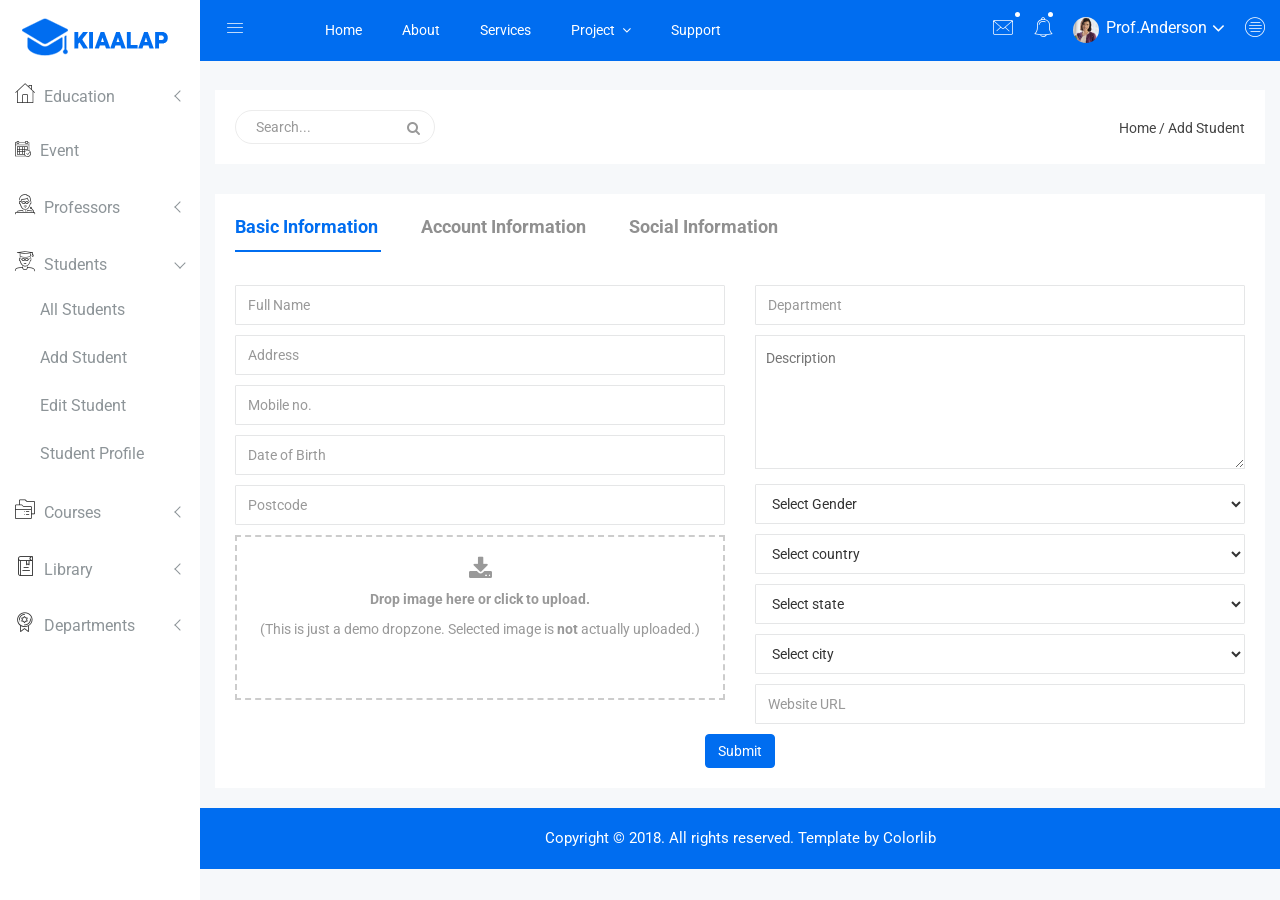
<file: add-student.html>
<!doctype html>
<html class="no-js" lang="en">

<head>
    <meta charset="utf-8">
    <meta http-equiv="x-ua-compatible" content="ie=edge">
    <title>Add Student | Kiaalap - Kiaalap Admin Template</title>
    <meta name="description" content="">
    <meta name="viewport" content="width=device-width, initial-scale=1">
    <!-- favicon
		============================================ -->
    <link rel="shortcut icon" type="image/x-icon" href="img/favicon.ico">
    <!-- Google Fonts
		============================================ -->
    <link href="https://fonts.googleapis.com/css?family=Roboto:100,300,400,700,900" rel="stylesheet">
    <!-- Bootstrap CSS
		============================================ -->
    <link rel="stylesheet" href="css/bootstrap.min.css">
    <!-- Bootstrap CSS
		============================================ -->
    <link rel="stylesheet" href="css/font-awesome.min.css">
    <!-- owl.carousel CSS
		============================================ -->
    <link rel="stylesheet" href="css/owl.carousel.css">
    <link rel="stylesheet" href="css/owl.theme.css">
    <link rel="stylesheet" href="css/owl.transitions.css">
    <!-- animate CSS
		============================================ -->
    <link rel="stylesheet" href="css/animate.css">
    <!-- normalize CSS
		============================================ -->
    <link rel="stylesheet" href="css/normalize.css">
    <!-- meanmenu icon CSS
		============================================ -->
    <link rel="stylesheet" href="css/meanmenu.min.css">
    <!-- main CSS
		============================================ -->
    <link rel="stylesheet" href="css/main.css">
    <!-- educate icon CSS
		============================================ -->
    <link rel="stylesheet" href="css/educate-custon-icon.css">
    <!-- morrisjs CSS
		============================================ -->
    <link rel="stylesheet" href="css/morrisjs/morris.css">
    <!-- mCustomScrollbar CSS
		============================================ -->
    <link rel="stylesheet" href="css/scrollbar/jquery.mCustomScrollbar.min.css">
    <!-- metisMenu CSS
		============================================ -->
    <link rel="stylesheet" href="css/metisMenu/metisMenu.min.css">
    <link rel="stylesheet" href="css/metisMenu/metisMenu-vertical.css">
    <!-- calendar CSS
		============================================ -->
    <link rel="stylesheet" href="css/calendar/fullcalendar.min.css">
    <link rel="stylesheet" href="css/calendar/fullcalendar.print.min.css">
    <!-- forms CSS
		============================================ -->
    <link rel="stylesheet" href="css/form/all-type-forms.css">
    <!-- dropzone CSS
		============================================ -->
    <link rel="stylesheet" href="css/dropzone/dropzone.css">
    <!-- style CSS
		============================================ -->
    <link rel="stylesheet" href="style.css">
    <!-- responsive CSS
		============================================ -->
    <link rel="stylesheet" href="css/responsive.css">
    <!-- modernizr JS
		============================================ -->
    <script src="js/vendor/modernizr-2.8.3.min.js"></script>
</head>

<body>
    <!--[if lt IE 8]>
		<p class="browserupgrade">You are using an <strong>outdated</strong> browser. Please <a href="http://browsehappy.com/">upgrade your browser</a> to improve your experience.</p>
	<![endif]-->
    <!-- Start Left menu area -->
    <div class="left-sidebar-pro">
        <nav id="sidebar" class="">
            <div class="sidebar-header">
                <a href="index.html"><img class="main-logo" src="img/logo/logo.png" alt="" /></a>
                <strong><a href="index.html"><img src="img/logo/logosn.png" alt="" /></a></strong>
            </div>
            <div class="left-custom-menu-adp-wrap comment-scrollbar">
                <nav class="sidebar-nav left-sidebar-menu-pro">
                    <ul class="metismenu" id="menu1">
                        <li>
                            <a class="has-arrow" href="index.html">
								   <span class="educate-icon educate-home icon-wrap"></span>
								   <span class="mini-click-non">Education</span>
								</a>
                            <ul class="submenu-angle" aria-expanded="true">
                                <li><a title="Dashboard v.1" href="index.html"><span class="mini-sub-pro">Dashboard v.1</span></a></li>
                                <li><a title="Dashboard v.2" href="index-1.html"><span class="mini-sub-pro">Dashboard v.2</span></a></li>
                                <li><a title="Dashboard v.3" href="index-2.html"><span class="mini-sub-pro">Dashboard v.3</span></a></li>
                                <li><a title="Analytics" href="analytics.html"><span class="mini-sub-pro">Analytics</span></a></li>
                                <li><a title="Widgets" href="widgets.html"><span class="mini-sub-pro">Widgets</span></a></li>
                            </ul>
                        </li>
                        <li>
                            <a title="Landing Page" href="events.html" aria-expanded="false"><span class="educate-icon educate-event icon-wrap sub-icon-mg" aria-hidden="true"></span> <span class="mini-click-non">Event</span></a>
                        </li>
                        <li>
                            <a class="has-arrow" href="all-professors.html" aria-expanded="false"><span class="educate-icon educate-professor icon-wrap"></span> <span class="mini-click-non">Professors</span></a>
                            <ul class="submenu-angle" aria-expanded="false">
                                <li><a title="All Professors" href="all-professors.html"><span class="mini-sub-pro">All Professors</span></a></li>
                                <li><a title="Add Professor" href="add-professor.html"><span class="mini-sub-pro">Add Professor</span></a></li>
                                <li><a title="Edit Professor" href="edit-professor.html"><span class="mini-sub-pro">Edit Professor</span></a></li>
                                <li><a title="Professor Profile" href="professor-profile.html"><span class="mini-sub-pro">Professor Profile</span></a></li>
                            </ul>
                        </li>
                        <li class="active">
                            <a class="has-arrow" href="all-students.html" aria-expanded="false"><span class="educate-icon educate-student icon-wrap"></span> <span class="mini-click-non">Students</span></a>
                            <ul class="submenu-angle" aria-expanded="false">
                                <li><a title="All Students" href="all-students.html"><span class="mini-sub-pro">All Students</span></a></li>
                                <li><a title="Add Students" href="add-student.html"><span class="mini-sub-pro">Add Student</span></a></li>
                                <li><a title="Edit Students" href="edit-student.html"><span class="mini-sub-pro">Edit Student</span></a></li>
                                <li><a title="Students Profile" href="student-profile.html"><span class="mini-sub-pro">Student Profile</span></a></li>
                            </ul>
                        </li>
                        <li>
                            <a class="has-arrow" href="all-courses.html" aria-expanded="false"><span class="educate-icon educate-course icon-wrap"></span> <span class="mini-click-non">Courses</span></a>
                            <ul class="submenu-angle" aria-expanded="false">
                                <li><a title="All Courses" href="all-courses.html"><span class="mini-sub-pro">All Courses</span></a></li>
                                <li><a title="Add Courses" href="add-course.html"><span class="mini-sub-pro">Add Course</span></a></li>
                                <li><a title="Edit Courses" href="edit-course.html"><span class="mini-sub-pro">Edit Course</span></a></li>
                                <li><a title="Courses Profile" href="course-info.html"><span class="mini-sub-pro">Courses Info</span></a></li>
                                <li><a title="course Payment" href="course-payment.html"><span class="mini-sub-pro">Courses Payment</span></a></li>
                            </ul>
                        </li>
                        <li>
                            <a class="has-arrow" href="all-courses.html" aria-expanded="false"><span class="educate-icon educate-library icon-wrap"></span> <span class="mini-click-non">Library</span></a>
                            <ul class="submenu-angle" aria-expanded="false">
                                <li><a title="All Library" href="library-assets.html"><span class="mini-sub-pro">Library Assets</span></a></li>
                                <li><a title="Add Library" href="add-library-assets.html"><span class="mini-sub-pro">Add Library Asset</span></a></li>
                                <li><a title="Edit Library" href="edit-library-assets.html"><span class="mini-sub-pro">Edit Library Asset</span></a></li>
                            </ul>
                        </li>
                        <li>
                            <a class="has-arrow" href="all-courses.html" aria-expanded="false"><span class="educate-icon educate-department icon-wrap"></span> <span class="mini-click-non">Departments</span></a>
                            <ul class="submenu-angle" aria-expanded="false">
                                <li><a title="Departments List" href="departments.html"><span class="mini-sub-pro">Departments List</span></a></li>
                                <li><a title="Add Departments" href="add-department.html"><span class="mini-sub-pro">Add Departments</span></a></li>
                                <li><a title="Edit Departments" href="edit-department.html"><span class="mini-sub-pro">Edit Departments</span></a></li>
                            </ul>
                        </li>
                        <li>
                            <a class="has-arrow" href="mailbox.html" aria-expanded="false"><span class="educate-icon educate-message icon-wrap"></span> <span class="mini-click-non">Mailbox</span></a>
                            <ul class="submenu-angle" aria-expanded="false">
                                <li><a title="Inbox" href="mailbox.html"><span class="mini-sub-pro">Inbox</span></a></li>
                                <li><a title="View Mail" href="mailbox-view.html"><span class="mini-sub-pro">View Mail</span></a></li>
                                <li><a title="Compose Mail" href="mailbox-compose.html"><span class="mini-sub-pro">Compose Mail</span></a></li>
                            </ul>
                        </li>
                        <li>
                            <a class="has-arrow" href="mailbox.html" aria-expanded="false"><span class="educate-icon educate-interface icon-wrap"></span> <span class="mini-click-non">Interface</span></a>
                            <ul class="submenu-angle interface-mini-nb-dp" aria-expanded="false">
                                <li><a title="Google Map" href="google-map.html"><span class="mini-sub-pro">Google Map</span></a></li>
                                <li><a title="Data Maps" href="data-maps.html"><span class="mini-sub-pro">Data Maps</span></a></li>
                                <li><a title="Pdf Viewer" href="pdf-viewer.html"><span class="mini-sub-pro">Pdf Viewer</span></a></li>
                                <li><a title="X-Editable" href="x-editable.html"><span class="mini-sub-pro">X-Editable</span></a></li>
                                <li><a title="Code Editor" href="code-editor.html"><span class="mini-sub-pro">Code Editor</span></a></li>
                                <li><a title="Tree View" href="tree-view.html"><span class="mini-sub-pro">Tree View</span></a></li>
                                <li><a title="Preloader" href="preloader.html"><span class="mini-sub-pro">Preloader</span></a></li>
                                <li><a title="Images Cropper" href="images-cropper.html"><span class="mini-sub-pro">Images Cropper</span></a></li>
                            </ul>
                        </li>
                        <li>
                            <a class="has-arrow" href="mailbox.html" aria-expanded="false"><span class="educate-icon educate-charts icon-wrap"></span> <span class="mini-click-non">Charts</span></a>
                            <ul class="submenu-angle chart-mini-nb-dp" aria-expanded="false">
                                <li><a title="Bar Charts" href="bar-charts.html"><span class="mini-sub-pro">Bar Charts</span></a></li>
                                <li><a title="Line Charts" href="line-charts.html"><span class="mini-sub-pro">Line Charts</span></a></li>
                                <li><a title="Area Charts" href="area-charts.html"><span class="mini-sub-pro">Area Charts</span></a></li>
                                <li><a title="Rounded Charts" href="rounded-chart.html"><span class="mini-sub-pro">Rounded Charts</span></a></li>
                                <li><a title="C3 Charts" href="c3.html"><span class="mini-sub-pro">C3 Charts</span></a></li>
                                <li><a title="Sparkline Charts" href="sparkline.html"><span class="mini-sub-pro">Sparkline Charts</span></a></li>
                                <li><a title="Peity Charts" href="peity.html"><span class="mini-sub-pro">Peity Charts</span></a></li>
                            </ul>
                        </li>
                        <li>
                            <a class="has-arrow" href="mailbox.html" aria-expanded="false"><span class="educate-icon educate-data-table icon-wrap"></span> <span class="mini-click-non">Data Tables</span></a>
                            <ul class="submenu-angle" aria-expanded="false">
                                <li><a title="Peity Charts" href="static-table.html"><span class="mini-sub-pro">Static Table</span></a></li>
                                <li><a title="Data Table" href="data-table.html"><span class="mini-sub-pro">Data Table</span></a></li>
                            </ul>
                        </li>
                        <li>
                            <a class="has-arrow" href="mailbox.html" aria-expanded="false"><span class="educate-icon educate-form icon-wrap"></span> <span class="mini-click-non">Forms Elements</span></a>
                            <ul class="submenu-angle form-mini-nb-dp" aria-expanded="false">
                                <li><a title="Basic Form Elements" href="basic-form-element.html"><span class="mini-sub-pro">Bc Form Elements</span></a></li>
                                <li><a title="Advance Form Elements" href="advance-form-element.html"><span class="mini-sub-pro">Ad Form Elements</span></a></li>
                                <li><a title="Password Meter" href="password-meter.html"><span class="mini-sub-pro">Password Meter</span></a></li>
                                <li><a title="Multi Upload" href="multi-upload.html"><span class="mini-sub-pro">Multi Upload</span></a></li>
                                <li><a title="Text Editor" href="tinymc.html"><span class="mini-sub-pro">Text Editor</span></a></li>
                                <li><a title="Dual List Box" href="dual-list-box.html"><span class="mini-sub-pro">Dual List Box</span></a></li>
                            </ul>
                        </li>
                        <li>
                            <a class="has-arrow" href="mailbox.html" aria-expanded="false"><span class="educate-icon educate-apps icon-wrap"></span> <span class="mini-click-non">App views</span></a>
                            <ul class="submenu-angle app-mini-nb-dp" aria-expanded="false">
                                <li><a title="Notifications" href="notifications.html"><span class="mini-sub-pro">Notifications</span></a></li>
                                <li><a title="Alerts" href="alerts.html"><span class="mini-sub-pro">Alerts</span></a></li>
                                <li><a title="Modals" href="modals.html"><span class="mini-sub-pro">Modals</span></a></li>
                                <li><a title="Buttons" href="buttons.html"><span class="mini-sub-pro">Buttons</span></a></li>
                                <li><a title="Tabs" href="tabs.html"><span class="mini-sub-pro">Tabs</span></a></li>
                                <li><a title="Accordion" href="accordion.html"><span class="mini-sub-pro">Accordion</span></a></li>
                            </ul>
                        </li>
                        <li id="removable">
                            <a class="has-arrow" href="#" aria-expanded="false"><span class="educate-icon educate-pages icon-wrap"></span> <span class="mini-click-non">Pages</span></a>
                            <ul class="submenu-angle page-mini-nb-dp" aria-expanded="false">
                                <li><a title="Login" href="login.html"><span class="mini-sub-pro">Login</span></a></li>
                                <li><a title="Register" href="register.html"><span class="mini-sub-pro">Register</span></a></li>
                                <li><a title="Lock" href="lock.html"><span class="mini-sub-pro">Lock</span></a></li>
                                <li><a title="Password Recovery" href="password-recovery.html"><span class="mini-sub-pro">Password Recovery</span></a></li>
                                <li><a title="404 Page" href="404.html"><span class="mini-sub-pro">404 Page</span></a></li>
                                <li><a title="500 Page" href="500.html"><span class="mini-sub-pro">500 Page</span></a></li>
                            </ul>
                        </li>
                    </ul>
                </nav>
            </div>
        </nav>
    </div>
    <!-- End Left menu area -->
    <!-- Start Welcome area -->
    <div class="all-content-wrapper">
        <div class="container-fluid">
            <div class="row">
                <div class="col-lg-12 col-md-12 col-sm-12 col-xs-12">
                    <div class="logo-pro">
                        <a href="index.html"><img class="main-logo" src="img/logo/logo.png" alt="" /></a>
                    </div>
                </div>
            </div>
        </div>
        <div class="header-advance-area">
            <div class="header-top-area">
                <div class="container-fluid">
                    <div class="row">
                        <div class="col-lg-12 col-md-12 col-sm-12 col-xs-12">
                            <div class="header-top-wraper">
                                <div class="row">
                                    <div class="col-lg-1 col-md-0 col-sm-1 col-xs-12">
                                        <div class="menu-switcher-pro">
                                            <button type="button" id="sidebarCollapse" class="btn bar-button-pro header-drl-controller-btn btn-info navbar-btn">
													<i class="educate-icon educate-nav"></i>
												</button>
                                        </div>
                                    </div>
                                    <div class="col-lg-6 col-md-7 col-sm-6 col-xs-12">
                                        <div class="header-top-menu tabl-d-n">
                                            <ul class="nav navbar-nav mai-top-nav">
                                                <li class="nav-item"><a href="#" class="nav-link">Home</a>
                                                </li>
                                                <li class="nav-item"><a href="#" class="nav-link">About</a>
                                                </li>
                                                <li class="nav-item"><a href="#" class="nav-link">Services</a>
                                                </li>
                                                <li class="nav-item dropdown res-dis-nn">
                                                    <a href="#" data-toggle="dropdown" role="button" aria-expanded="false" class="nav-link dropdown-toggle">Project <span class="angle-down-topmenu"><i class="fa fa-angle-down"></i></span></a>
                                                    <div role="menu" class="dropdown-menu animated zoomIn">
                                                        <a href="#" class="dropdown-item">Documentation</a>
                                                        <a href="#" class="dropdown-item">Expert Backend</a>
                                                        <a href="#" class="dropdown-item">Expert FrontEnd</a>
                                                        <a href="#" class="dropdown-item">Contact Support</a>
                                                    </div>
                                                </li>
                                                <li class="nav-item"><a href="#" class="nav-link">Support</a>
                                                </li>
                                            </ul>
                                        </div>
                                    </div>
                                    <div class="col-lg-5 col-md-5 col-sm-12 col-xs-12">
                                        <div class="header-right-info">
                                            <ul class="nav navbar-nav mai-top-nav header-right-menu">
                                                <li class="nav-item dropdown">
                                                    <a href="#" data-toggle="dropdown" role="button" aria-expanded="false" class="nav-link dropdown-toggle"><i class="educate-icon educate-message edu-chat-pro" aria-hidden="true"></i><span class="indicator-ms"></span></a>
                                                    <div role="menu" class="author-message-top dropdown-menu animated zoomIn">
                                                        <div class="message-single-top">
                                                            <h1>Message</h1>
                                                        </div>
                                                        <ul class="message-menu">
                                                            <li>
                                                                <a href="#">
                                                                    <div class="message-img">
                                                                        <img src="img/contact/1.jpg" alt="">
                                                                    </div>
                                                                    <div class="message-content">
                                                                        <span class="message-date">16 Sept</span>
                                                                        <h2>Advanda Cro</h2>
                                                                        <p>Please done this project as soon possible.</p>
                                                                    </div>
                                                                </a>
                                                            </li>
                                                            <li>
                                                                <a href="#">
                                                                    <div class="message-img">
                                                                        <img src="img/contact/4.jpg" alt="">
                                                                    </div>
                                                                    <div class="message-content">
                                                                        <span class="message-date">16 Sept</span>
                                                                        <h2>Sulaiman din</h2>
                                                                        <p>Please done this project as soon possible.</p>
                                                                    </div>
                                                                </a>
                                                            </li>
                                                            <li>
                                                                <a href="#">
                                                                    <div class="message-img">
                                                                        <img src="img/contact/3.jpg" alt="">
                                                                    </div>
                                                                    <div class="message-content">
                                                                        <span class="message-date">16 Sept</span>
                                                                        <h2>Victor Jara</h2>
                                                                        <p>Please done this project as soon possible.</p>
                                                                    </div>
                                                                </a>
                                                            </li>
                                                            <li>
                                                                <a href="#">
                                                                    <div class="message-img">
                                                                        <img src="img/contact/2.jpg" alt="">
                                                                    </div>
                                                                    <div class="message-content">
                                                                        <span class="message-date">16 Sept</span>
                                                                        <h2>Victor Jara</h2>
                                                                        <p>Please done this project as soon possible.</p>
                                                                    </div>
                                                                </a>
                                                            </li>
                                                        </ul>
                                                        <div class="message-view">
                                                            <a href="#">View All Messages</a>
                                                        </div>
                                                    </div>
                                                </li>
                                                <li class="nav-item"><a href="#" data-toggle="dropdown" role="button" aria-expanded="false" class="nav-link dropdown-toggle"><i class="educate-icon educate-bell" aria-hidden="true"></i><span class="indicator-nt"></span></a>
                                                    <div role="menu" class="notification-author dropdown-menu animated zoomIn">
                                                        <div class="notification-single-top">
                                                            <h1>Notifications</h1>
                                                        </div>
                                                        <ul class="notification-menu">
                                                            <li>
                                                                <a href="#">
                                                                    <div class="notification-icon">
                                                                        <i class="educate-icon educate-checked edu-checked-pro admin-check-pro" aria-hidden="true"></i>
                                                                    </div>
                                                                    <div class="notification-content">
                                                                        <span class="notification-date">16 Sept</span>
                                                                        <h2>Advanda Cro</h2>
                                                                        <p>Please done this project as soon possible.</p>
                                                                    </div>
                                                                </a>
                                                            </li>
                                                            <li>
                                                                <a href="#">
                                                                    <div class="notification-icon">
                                                                        <i class="fa fa-cloud edu-cloud-computing-down" aria-hidden="true"></i>
                                                                    </div>
                                                                    <div class="notification-content">
                                                                        <span class="notification-date">16 Sept</span>
                                                                        <h2>Sulaiman din</h2>
                                                                        <p>Please done this project as soon possible.</p>
                                                                    </div>
                                                                </a>
                                                            </li>
                                                            <li>
                                                                <a href="#">
                                                                    <div class="notification-icon">
                                                                        <i class="fa fa-eraser edu-shield" aria-hidden="true"></i>
                                                                    </div>
                                                                    <div class="notification-content">
                                                                        <span class="notification-date">16 Sept</span>
                                                                        <h2>Victor Jara</h2>
                                                                        <p>Please done this project as soon possible.</p>
                                                                    </div>
                                                                </a>
                                                            </li>
                                                            <li>
                                                                <a href="#">
                                                                    <div class="notification-icon">
                                                                        <i class="fa fa-line-chart edu-analytics-arrow" aria-hidden="true"></i>
                                                                    </div>
                                                                    <div class="notification-content">
                                                                        <span class="notification-date">16 Sept</span>
                                                                        <h2>Victor Jara</h2>
                                                                        <p>Please done this project as soon possible.</p>
                                                                    </div>
                                                                </a>
                                                            </li>
                                                        </ul>
                                                        <div class="notification-view">
                                                            <a href="#">View All Notification</a>
                                                        </div>
                                                    </div>
                                                </li>
                                                <li class="nav-item">
                                                    <a href="#" data-toggle="dropdown" role="button" aria-expanded="false" class="nav-link dropdown-toggle">
															<img src="img/product/pro4.jpg" alt="" />
															<span class="admin-name">Prof.Anderson</span>
															<i class="fa fa-angle-down edu-icon edu-down-arrow"></i>
														</a>
                                                    <ul role="menu" class="dropdown-header-top author-log dropdown-menu animated zoomIn">
                                                        <li><a href="#"><span class="edu-icon edu-home-admin author-log-ic"></span>My Account</a>
                                                        </li>
                                                        <li><a href="#"><span class="edu-icon edu-user-rounded author-log-ic"></span>My Profile</a>
                                                        </li>
                                                        <li><a href="#"><span class="edu-icon edu-money author-log-ic"></span>User Billing</a>
                                                        </li>
                                                        <li><a href="#"><span class="edu-icon edu-settings author-log-ic"></span>Settings</a>
                                                        </li>
                                                        <li><a href="#"><span class="edu-icon edu-locked author-log-ic"></span>Log Out</a>
                                                        </li>
                                                    </ul>
                                                </li>
                                                <li class="nav-item nav-setting-open"><a href="#" data-toggle="dropdown" role="button" aria-expanded="false" class="nav-link dropdown-toggle"><i class="educate-icon educate-menu"></i></a>

                                                    <div role="menu" class="admintab-wrap menu-setting-wrap menu-setting-wrap-bg dropdown-menu animated zoomIn">
                                                        <ul class="nav nav-tabs custon-set-tab">
                                                            <li class="active"><a data-toggle="tab" href="#Notes">Notes</a>
                                                            </li>
                                                            <li><a data-toggle="tab" href="#Projects">Projects</a>
                                                            </li>
                                                            <li><a data-toggle="tab" href="#Settings">Settings</a>
                                                            </li>
                                                        </ul>

                                                        <div class="tab-content custom-bdr-nt">
                                                            <div id="Notes" class="tab-pane fade in active">
                                                                <div class="notes-area-wrap">
                                                                    <div class="note-heading-indicate">
                                                                        <h2><i class="fa fa-comments-o"></i> Latest Notes</h2>
                                                                        <p>You have 10 new message.</p>
                                                                    </div>
                                                                    <div class="notes-list-area notes-menu-scrollbar">
                                                                        <ul class="notes-menu-list">
                                                                            <li>
                                                                                <a href="#">
                                                                                    <div class="notes-list-flow">
                                                                                        <div class="notes-img">
                                                                                            <img src="img/contact/4.jpg" alt="" />
                                                                                        </div>
                                                                                        <div class="notes-content">
                                                                                            <p> The point of using Lorem Ipsum is that it has a more-or-less normal.</p>
                                                                                            <span>Yesterday 2:45 pm</span>
                                                                                        </div>
                                                                                    </div>
                                                                                </a>
                                                                            </li>
                                                                            <li>
                                                                                <a href="#">
                                                                                    <div class="notes-list-flow">
                                                                                        <div class="notes-img">
                                                                                            <img src="img/contact/1.jpg" alt="" />
                                                                                        </div>
                                                                                        <div class="notes-content">
                                                                                            <p> The point of using Lorem Ipsum is that it has a more-or-less normal.</p>
                                                                                            <span>Yesterday 2:45 pm</span>
                                                                                        </div>
                                                                                    </div>
                                                                                </a>
                                                                            </li>
                                                                            <li>
                                                                                <a href="#">
                                                                                    <div class="notes-list-flow">
                                                                                        <div class="notes-img">
                                                                                            <img src="img/contact/2.jpg" alt="" />
                                                                                        </div>
                                                                                        <div class="notes-content">
                                                                                            <p> The point of using Lorem Ipsum is that it has a more-or-less normal.</p>
                                                                                            <span>Yesterday 2:45 pm</span>
                                                                                        </div>
                                                                                    </div>
                                                                                </a>
                                                                            </li>
                                                                            <li>
                                                                                <a href="#">
                                                                                    <div class="notes-list-flow">
                                                                                        <div class="notes-img">
                                                                                            <img src="img/contact/3.jpg" alt="" />
                                                                                        </div>
                                                                                        <div class="notes-content">
                                                                                            <p> The point of using Lorem Ipsum is that it has a more-or-less normal.</p>
                                                                                            <span>Yesterday 2:45 pm</span>
                                                                                        </div>
                                                                                    </div>
                                                                                </a>
                                                                            </li>
                                                                            <li>
                                                                                <a href="#">
                                                                                    <div class="notes-list-flow">
                                                                                        <div class="notes-img">
                                                                                            <img src="img/contact/4.jpg" alt="" />
                                                                                        </div>
                                                                                        <div class="notes-content">
                                                                                            <p> The point of using Lorem Ipsum is that it has a more-or-less normal.</p>
                                                                                            <span>Yesterday 2:45 pm</span>
                                                                                        </div>
                                                                                    </div>
                                                                                </a>
                                                                            </li>
                                                                            <li>
                                                                                <a href="#">
                                                                                    <div class="notes-list-flow">
                                                                                        <div class="notes-img">
                                                                                            <img src="img/contact/1.jpg" alt="" />
                                                                                        </div>
                                                                                        <div class="notes-content">
                                                                                            <p> The point of using Lorem Ipsum is that it has a more-or-less normal.</p>
                                                                                            <span>Yesterday 2:45 pm</span>
                                                                                        </div>
                                                                                    </div>
                                                                                </a>
                                                                            </li>
                                                                            <li>
                                                                                <a href="#">
                                                                                    <div class="notes-list-flow">
                                                                                        <div class="notes-img">
                                                                                            <img src="img/contact/2.jpg" alt="" />
                                                                                        </div>
                                                                                        <div class="notes-content">
                                                                                            <p> The point of using Lorem Ipsum is that it has a more-or-less normal.</p>
                                                                                            <span>Yesterday 2:45 pm</span>
                                                                                        </div>
                                                                                    </div>
                                                                                </a>
                                                                            </li>
                                                                            <li>
                                                                                <a href="#">
                                                                                    <div class="notes-list-flow">
                                                                                        <div class="notes-img">
                                                                                            <img src="img/contact/1.jpg" alt="" />
                                                                                        </div>
                                                                                        <div class="notes-content">
                                                                                            <p> The point of using Lorem Ipsum is that it has a more-or-less normal.</p>
                                                                                            <span>Yesterday 2:45 pm</span>
                                                                                        </div>
                                                                                    </div>
                                                                                </a>
                                                                            </li>
                                                                            <li>
                                                                                <a href="#">
                                                                                    <div class="notes-list-flow">
                                                                                        <div class="notes-img">
                                                                                            <img src="img/contact/2.jpg" alt="" />
                                                                                        </div>
                                                                                        <div class="notes-content">
                                                                                            <p> The point of using Lorem Ipsum is that it has a more-or-less normal.</p>
                                                                                            <span>Yesterday 2:45 pm</span>
                                                                                        </div>
                                                                                    </div>
                                                                                </a>
                                                                            </li>
                                                                            <li>
                                                                                <a href="#">
                                                                                    <div class="notes-list-flow">
                                                                                        <div class="notes-img">
                                                                                            <img src="img/contact/3.jpg" alt="" />
                                                                                        </div>
                                                                                        <div class="notes-content">
                                                                                            <p> The point of using Lorem Ipsum is that it has a more-or-less normal.</p>
                                                                                            <span>Yesterday 2:45 pm</span>
                                                                                        </div>
                                                                                    </div>
                                                                                </a>
                                                                            </li>
                                                                        </ul>
                                                                    </div>
                                                                </div>
                                                            </div>
                                                            <div id="Projects" class="tab-pane fade">
                                                                <div class="projects-settings-wrap">
                                                                    <div class="note-heading-indicate">
                                                                        <h2><i class="fa fa-cube"></i> Latest projects</h2>
                                                                        <p> You have 20 projects. 5 not completed.</p>
                                                                    </div>
                                                                    <div class="project-st-list-area project-st-menu-scrollbar">
                                                                        <ul class="projects-st-menu-list">
                                                                            <li>
                                                                                <a href="#">
                                                                                    <div class="project-list-flow">
                                                                                        <div class="projects-st-heading">
                                                                                            <h2>Web Development</h2>
                                                                                            <p> The point of using Lorem Ipsum is that it has a more or less normal.</p>
                                                                                            <span class="project-st-time">1 hours ago</span>
                                                                                        </div>
                                                                                        <div class="projects-st-content">
                                                                                            <p>Completion with: 28%</p>
                                                                                            <div class="progress progress-mini">
                                                                                                <div style="width: 28%;" class="progress-bar progress-bar-danger hd-tp-1"></div>
                                                                                            </div>
                                                                                            <p>Project end: 4:00 pm - 12.06.2014</p>
                                                                                        </div>
                                                                                    </div>
                                                                                </a>
                                                                            </li>
                                                                            <li>
                                                                                <a href="#">
                                                                                    <div class="project-list-flow">
                                                                                        <div class="projects-st-heading">
                                                                                            <h2>Software Development</h2>
                                                                                            <p> The point of using Lorem Ipsum is that it has a more or less normal.</p>
                                                                                            <span class="project-st-time">2 hours ago</span>
                                                                                        </div>
                                                                                        <div class="projects-st-content project-rating-cl">
                                                                                            <p>Completion with: 68%</p>
                                                                                            <div class="progress progress-mini">
                                                                                                <div style="width: 68%;" class="progress-bar hd-tp-2"></div>
                                                                                            </div>
                                                                                            <p>Project end: 4:00 pm - 12.06.2014</p>
                                                                                        </div>
                                                                                    </div>
                                                                                </a>
                                                                            </li>
                                                                            <li>
                                                                                <a href="#">
                                                                                    <div class="project-list-flow">
                                                                                        <div class="projects-st-heading">
                                                                                            <h2>Graphic Design</h2>
                                                                                            <p> The point of using Lorem Ipsum is that it has a more or less normal.</p>
                                                                                            <span class="project-st-time">3 hours ago</span>
                                                                                        </div>
                                                                                        <div class="projects-st-content">
                                                                                            <p>Completion with: 78%</p>
                                                                                            <div class="progress progress-mini">
                                                                                                <div style="width: 78%;" class="progress-bar hd-tp-3"></div>
                                                                                            </div>
                                                                                            <p>Project end: 4:00 pm - 12.06.2014</p>
                                                                                        </div>
                                                                                    </div>
                                                                                </a>
                                                                            </li>
                                                                            <li>
                                                                                <a href="#">
                                                                                    <div class="project-list-flow">
                                                                                        <div class="projects-st-heading">
                                                                                            <h2>Web Design</h2>
                                                                                            <p> The point of using Lorem Ipsum is that it has a more or less normal.</p>
                                                                                            <span class="project-st-time">4 hours ago</span>
                                                                                        </div>
                                                                                        <div class="projects-st-content project-rating-cl2">
                                                                                            <p>Completion with: 38%</p>
                                                                                            <div class="progress progress-mini">
                                                                                                <div style="width: 38%;" class="progress-bar progress-bar-danger hd-tp-4"></div>
                                                                                            </div>
                                                                                            <p>Project end: 4:00 pm - 12.06.2014</p>
                                                                                        </div>
                                                                                    </div>
                                                                                </a>
                                                                            </li>
                                                                            <li>
                                                                                <a href="#">
                                                                                    <div class="project-list-flow">
                                                                                        <div class="projects-st-heading">
                                                                                            <h2>Business Card</h2>
                                                                                            <p> The point of using Lorem Ipsum is that it has a more or less normal.</p>
                                                                                            <span class="project-st-time">5 hours ago</span>
                                                                                        </div>
                                                                                        <div class="projects-st-content">
                                                                                            <p>Completion with: 28%</p>
                                                                                            <div class="progress progress-mini">
                                                                                                <div style="width: 28%;" class="progress-bar progress-bar-danger hd-tp-5"></div>
                                                                                            </div>
                                                                                            <p>Project end: 4:00 pm - 12.06.2014</p>
                                                                                        </div>
                                                                                    </div>
                                                                                </a>
                                                                            </li>
                                                                            <li>
                                                                                <a href="#">
                                                                                    <div class="project-list-flow">
                                                                                        <div class="projects-st-heading">
                                                                                            <h2>Ecommerce Business</h2>
                                                                                            <p> The point of using Lorem Ipsum is that it has a more or less normal.</p>
                                                                                            <span class="project-st-time">6 hours ago</span>
                                                                                        </div>
                                                                                        <div class="projects-st-content project-rating-cl">
                                                                                            <p>Completion with: 68%</p>
                                                                                            <div class="progress progress-mini">
                                                                                                <div style="width: 68%;" class="progress-bar hd-tp-6"></div>
                                                                                            </div>
                                                                                            <p>Project end: 4:00 pm - 12.06.2014</p>
                                                                                        </div>
                                                                                    </div>
                                                                                </a>
                                                                            </li>
                                                                            <li>
                                                                                <a href="#">
                                                                                    <div class="project-list-flow">
                                                                                        <div class="projects-st-heading">
                                                                                            <h2>Woocommerce Plugin</h2>
                                                                                            <p> The point of using Lorem Ipsum is that it has a more or less normal.</p>
                                                                                            <span class="project-st-time">7 hours ago</span>
                                                                                        </div>
                                                                                        <div class="projects-st-content">
                                                                                            <p>Completion with: 78%</p>
                                                                                            <div class="progress progress-mini">
                                                                                                <div style="width: 78%;" class="progress-bar"></div>
                                                                                            </div>
                                                                                            <p>Project end: 4:00 pm - 12.06.2014</p>
                                                                                        </div>
                                                                                    </div>
                                                                                </a>
                                                                            </li>
                                                                            <li>
                                                                                <a href="#">
                                                                                    <div class="project-list-flow">
                                                                                        <div class="projects-st-heading">
                                                                                            <h2>Wordpress Theme</h2>
                                                                                            <p> The point of using Lorem Ipsum is that it has a more or less normal.</p>
                                                                                            <span class="project-st-time">9 hours ago</span>
                                                                                        </div>
                                                                                        <div class="projects-st-content project-rating-cl2">
                                                                                            <p>Completion with: 38%</p>
                                                                                            <div class="progress progress-mini">
                                                                                                <div style="width: 38%;" class="progress-bar progress-bar-danger"></div>
                                                                                            </div>
                                                                                            <p>Project end: 4:00 pm - 12.06.2014</p>
                                                                                        </div>
                                                                                    </div>
                                                                                </a>
                                                                            </li>
                                                                        </ul>
                                                                    </div>
                                                                </div>
                                                            </div>
                                                            <div id="Settings" class="tab-pane fade">
                                                                <div class="setting-panel-area">
                                                                    <div class="note-heading-indicate">
                                                                        <h2><i class="fa fa-gears"></i> Settings Panel</h2>
                                                                        <p> You have 20 Settings. 5 not completed.</p>
                                                                    </div>
                                                                    <ul class="setting-panel-list">
                                                                        <li>
                                                                            <div class="checkbox-setting-pro">
                                                                                <div class="checkbox-title-pro">
                                                                                    <h2>Show notifications</h2>
                                                                                    <div class="ts-custom-check">
                                                                                        <div class="onoffswitch">
                                                                                            <input type="checkbox" name="collapsemenu" class="onoffswitch-checkbox" id="example">
                                                                                            <label class="onoffswitch-label" for="example">
																									<span class="onoffswitch-inner"></span>
																									<span class="onoffswitch-switch"></span>
																								</label>
                                                                                        </div>
                                                                                    </div>
                                                                                </div>
                                                                            </div>
                                                                        </li>
                                                                        <li>
                                                                            <div class="checkbox-setting-pro">
                                                                                <div class="checkbox-title-pro">
                                                                                    <h2>Disable Chat</h2>
                                                                                    <div class="ts-custom-check">
                                                                                        <div class="onoffswitch">
                                                                                            <input type="checkbox" name="collapsemenu" class="onoffswitch-checkbox" id="example3">
                                                                                            <label class="onoffswitch-label" for="example3">
																									<span class="onoffswitch-inner"></span>
																									<span class="onoffswitch-switch"></span>
																								</label>
                                                                                        </div>
                                                                                    </div>
                                                                                </div>
                                                                            </div>
                                                                        </li>
                                                                        <li>
                                                                            <div class="checkbox-setting-pro">
                                                                                <div class="checkbox-title-pro">
                                                                                    <h2>Enable history</h2>
                                                                                    <div class="ts-custom-check">
                                                                                        <div class="onoffswitch">
                                                                                            <input type="checkbox" name="collapsemenu" class="onoffswitch-checkbox" id="example4">
                                                                                            <label class="onoffswitch-label" for="example4">
																									<span class="onoffswitch-inner"></span>
																									<span class="onoffswitch-switch"></span>
																								</label>
                                                                                        </div>
                                                                                    </div>
                                                                                </div>
                                                                            </div>
                                                                        </li>
                                                                        <li>
                                                                            <div class="checkbox-setting-pro">
                                                                                <div class="checkbox-title-pro">
                                                                                    <h2>Show charts</h2>
                                                                                    <div class="ts-custom-check">
                                                                                        <div class="onoffswitch">
                                                                                            <input type="checkbox" name="collapsemenu" class="onoffswitch-checkbox" id="example7">
                                                                                            <label class="onoffswitch-label" for="example7">
																									<span class="onoffswitch-inner"></span>
																									<span class="onoffswitch-switch"></span>
																								</label>
                                                                                        </div>
                                                                                    </div>
                                                                                </div>
                                                                            </div>
                                                                        </li>
                                                                        <li>
                                                                            <div class="checkbox-setting-pro">
                                                                                <div class="checkbox-title-pro">
                                                                                    <h2>Update everyday</h2>
                                                                                    <div class="ts-custom-check">
                                                                                        <div class="onoffswitch">
                                                                                            <input type="checkbox" name="collapsemenu" checked="" class="onoffswitch-checkbox" id="example2">
                                                                                            <label class="onoffswitch-label" for="example2">
																									<span class="onoffswitch-inner"></span>
																									<span class="onoffswitch-switch"></span>
																								</label>
                                                                                        </div>
                                                                                    </div>
                                                                                </div>
                                                                            </div>
                                                                        </li>
                                                                        <li>
                                                                            <div class="checkbox-setting-pro">
                                                                                <div class="checkbox-title-pro">
                                                                                    <h2>Global search</h2>
                                                                                    <div class="ts-custom-check">
                                                                                        <div class="onoffswitch">
                                                                                            <input type="checkbox" name="collapsemenu" checked="" class="onoffswitch-checkbox" id="example6">
                                                                                            <label class="onoffswitch-label" for="example6">
																									<span class="onoffswitch-inner"></span>
																									<span class="onoffswitch-switch"></span>
																								</label>
                                                                                        </div>
                                                                                    </div>
                                                                                </div>
                                                                            </div>
                                                                        </li>
                                                                        <li>
                                                                            <div class="checkbox-setting-pro">
                                                                                <div class="checkbox-title-pro">
                                                                                    <h2>Offline users</h2>
                                                                                    <div class="ts-custom-check">
                                                                                        <div class="onoffswitch">
                                                                                            <input type="checkbox" name="collapsemenu" checked="" class="onoffswitch-checkbox" id="example5">
                                                                                            <label class="onoffswitch-label" for="example5">
																									<span class="onoffswitch-inner"></span>
																									<span class="onoffswitch-switch"></span>
																								</label>
                                                                                        </div>
                                                                                    </div>
                                                                                </div>
                                                                            </div>
                                                                        </li>
                                                                    </ul>

                                                                </div>
                                                            </div>
                                                        </div>
                                                    </div>
                                                </li>
                                            </ul>
                                        </div>
                                    </div>
                                </div>
                            </div>
                        </div>
                    </div>
                </div>
            </div>
            <!-- Mobile Menu start -->
            <div class="mobile-menu-area">
                <div class="container">
                    <div class="row">
                        <div class="col-lg-12 col-md-12 col-sm-12 col-xs-12">
                            <div class="mobile-menu">
                                <nav id="dropdown">
                                    <ul class="mobile-menu-nav">
                                        <li><a data-toggle="collapse" data-target="#Charts" href="#">Home <span class="admin-project-icon edu-icon edu-down-arrow"></span></a>
                                            <ul class="collapse dropdown-header-top">
                                                <li><a href="index.html">Dashboard v.1</a></li>
                                                <li><a href="index-1.html">Dashboard v.2</a></li>
                                                <li><a href="index-3.html">Dashboard v.3</a></li>
                                                <li><a href="analytics.html">Analytics</a></li>
                                                <li><a href="widgets.html">Widgets</a></li>
                                            </ul>
                                        </li>
                                        <li><a href="events.html">Event</a></li>
                                        <li><a data-toggle="collapse" data-target="#demoevent" href="#">Professors <span class="admin-project-icon edu-icon edu-down-arrow"></span></a>
                                            <ul id="demoevent" class="collapse dropdown-header-top">
                                                <li><a href="all-professors.html">All Professors</a>
                                                </li>
                                                <li><a href="add-professor.html">Add Professor</a>
                                                </li>
                                                <li><a href="edit-professor.html">Edit Professor</a>
                                                </li>
                                                <li><a href="professor-profile.html">Professor Profile</a>
                                                </li>
                                            </ul>
                                        </li>
                                        <li><a data-toggle="collapse" data-target="#demopro" href="#">Students <span class="admin-project-icon edu-icon edu-down-arrow"></span></a>
                                            <ul id="demopro" class="collapse dropdown-header-top">
                                                <li><a href="all-students.html">All Students</a>
                                                </li>
                                                <li><a href="add-student.html">Add Student</a>
                                                </li>
                                                <li><a href="edit-student.html">Edit Student</a>
                                                </li>
                                                <li><a href="student-profile.html">Student Profile</a>
                                                </li>
                                            </ul>
                                        </li>
                                        <li><a data-toggle="collapse" data-target="#democrou" href="#">Courses <span class="admin-project-icon edu-icon edu-down-arrow"></span></a>
                                            <ul id="democrou" class="collapse dropdown-header-top">
                                                <li><a href="all-courses.html">All Courses</a>
                                                </li>
                                                <li><a href="add-course.html">Add Course</a>
                                                </li>
                                                <li><a href="edit-course.html">Edit Course</a>
                                                </li>
                                                <li><a href="course-profile.html">Courses Info</a>
                                                </li>
                                                <li><a href="course-payment.html">Courses Payment</a>
                                                </li>
                                            </ul>
                                        </li>
                                        <li><a data-toggle="collapse" data-target="#demolibra" href="#">Library <span class="admin-project-icon edu-icon edu-down-arrow"></span></a>
                                            <ul id="demolibra" class="collapse dropdown-header-top">
                                                <li><a href="library-assets.html">Library Assets</a>
                                                </li>
                                                <li><a href="add-library-assets.html">Add Library Asset</a>
                                                </li>
                                                <li><a href="edit-library-assets.html">Edit Library Asset</a>
                                                </li>
                                            </ul>
                                        </li>
                                        <li><a data-toggle="collapse" data-target="#demodepart" href="#">Departments <span class="admin-project-icon edu-icon edu-down-arrow"></span></a>
                                            <ul id="demodepart" class="collapse dropdown-header-top">
                                                <li><a href="departments.html">Departments List</a>
                                                </li>
                                                <li><a href="add-department.html">Add Departments</a>
                                                </li>
                                                <li><a href="edit-department.html">Edit Departments</a>
                                                </li>
                                            </ul>
                                        </li>
                                        <li><a data-toggle="collapse" data-target="#demomi" href="#">Mailbox <span class="admin-project-icon edu-icon edu-down-arrow"></span></a>
                                            <ul id="demomi" class="collapse dropdown-header-top">
                                                <li><a href="mailbox.html">Inbox</a>
                                                </li>
                                                <li><a href="mailbox-view.html">View Mail</a>
                                                </li>
                                                <li><a href="mailbox-compose.html">Compose Mail</a>
                                                </li>
                                            </ul>
                                        </li>
                                        <li><a data-toggle="collapse" data-target="#Miscellaneousmob" href="#">Interface <span class="admin-project-icon edu-icon edu-down-arrow"></span></a>
                                            <ul id="Miscellaneousmob" class="collapse dropdown-header-top">
                                                <li><a href="google-map.html">Google Map</a>
                                                </li>
                                                <li><a href="data-maps.html">Data Maps</a>
                                                </li>
                                                <li><a href="pdf-viewer.html">Pdf Viewer</a>
                                                </li>
                                                <li><a href="x-editable.html">X-Editable</a>
                                                </li>
                                                <li><a href="code-editor.html">Code Editor</a>
                                                </li>
                                                <li><a href="tree-view.html">Tree View</a>
                                                </li>
                                                <li><a href="preloader.html">Preloader</a>
                                                </li>
                                                <li><a href="images-cropper.html">Images Cropper</a>
                                                </li>
                                            </ul>
                                        </li>
                                        <li><a data-toggle="collapse" data-target="#Chartsmob" href="#">Charts <span class="admin-project-icon edu-icon edu-down-arrow"></span></a>
                                            <ul id="Chartsmob" class="collapse dropdown-header-top">
                                                <li><a href="bar-charts.html">Bar Charts</a>
                                                </li>
                                                <li><a href="line-charts.html">Line Charts</a>
                                                </li>
                                                <li><a href="area-charts.html">Area Charts</a>
                                                </li>
                                                <li><a href="rounded-chart.html">Rounded Charts</a>
                                                </li>
                                                <li><a href="c3.html">C3 Charts</a>
                                                </li>
                                                <li><a href="sparkline.html">Sparkline Charts</a>
                                                </li>
                                                <li><a href="peity.html">Peity Charts</a>
                                                </li>
                                            </ul>
                                        </li>
                                        <li><a data-toggle="collapse" data-target="#Tablesmob" href="#">Tables <span class="admin-project-icon edu-icon edu-down-arrow"></span></a>
                                            <ul id="Tablesmob" class="collapse dropdown-header-top">
                                                <li><a href="static-table.html">Static Table</a>
                                                </li>
                                                <li><a href="data-table.html">Data Table</a>
                                                </li>
                                            </ul>
                                        </li>
                                        <li><a data-toggle="collapse" data-target="#formsmob" href="#">Forms <span class="admin-project-icon edu-icon edu-down-arrow"></span></a>
                                            <ul id="formsmob" class="collapse dropdown-header-top">
                                                <li><a href="basic-form-element.html">Basic Form Elements</a>
                                                </li>
                                                <li><a href="advance-form-element.html">Advanced Form Elements</a>
                                                </li>
                                                <li><a href="password-meter.html">Password Meter</a>
                                                </li>
                                                <li><a href="multi-upload.html">Multi Upload</a>
                                                </li>
                                                <li><a href="tinymc.html">Text Editor</a>
                                                </li>
                                                <li><a href="dual-list-box.html">Dual List Box</a>
                                                </li>
                                            </ul>
                                        </li>
                                        <li><a data-toggle="collapse" data-target="#Appviewsmob" href="#">App views <span class="admin-project-icon edu-icon edu-down-arrow"></span></a>
                                            <ul id="Appviewsmob" class="collapse dropdown-header-top">
                                                <li><a href="basic-form-element.html">Basic Form Elements</a>
                                                </li>
                                                <li><a href="advance-form-element.html">Advanced Form Elements</a>
                                                </li>
                                                <li><a href="password-meter.html">Password Meter</a>
                                                </li>
                                                <li><a href="multi-upload.html">Multi Upload</a>
                                                </li>
                                                <li><a href="tinymc.html">Text Editor</a>
                                                </li>
                                                <li><a href="dual-list-box.html">Dual List Box</a>
                                                </li>
                                            </ul>
                                        </li>
                                        <li><a data-toggle="collapse" data-target="#Pagemob" href="#">Pages <span class="admin-project-icon edu-icon edu-down-arrow"></span></a>
                                            <ul id="Pagemob" class="collapse dropdown-header-top">
                                                <li><a href="login.html">Login</a>
                                                </li>
                                                <li><a href="register.html">Register</a>
                                                </li>
                                                <li><a href="lock.html">Lock</a>
                                                </li>
                                                <li><a href="password-recovery.html">Password Recovery</a>
                                                </li>
                                                <li><a href="404.html">404 Page</a></li>
                                                <li><a href="500.html">500 Page</a></li>
                                            </ul>
                                        </li>
                                    </ul>
                                </nav>
                            </div>
                        </div>
                    </div>
                </div>
            </div>
            <!-- Mobile Menu end -->
            <div class="breadcome-area">
                <div class="container-fluid">
                    <div class="row">
                        <div class="col-lg-12 col-md-12 col-sm-12 col-xs-12">
                            <div class="breadcome-list single-page-breadcome">
                                <div class="row">
                                    <div class="col-lg-6 col-md-6 col-sm-6 col-xs-12">
                                        <div class="breadcome-heading">
                                            <form role="search" class="sr-input-func">
                                                <input type="text" placeholder="Search..." class="search-int form-control">
                                                <a href="#"><i class="fa fa-search"></i></a>
                                            </form>
                                        </div>
                                    </div>
                                    <div class="col-lg-6 col-md-6 col-sm-6 col-xs-12">
                                        <ul class="breadcome-menu">
                                            <li><a href="#">Home</a> <span class="bread-slash">/</span>
                                            </li>
                                            <li><span class="bread-blod">Add Student</span>
                                            </li>
                                        </ul>
                                    </div>
                                </div>
                            </div>
                        </div>
                    </div>
                </div>
            </div>
        </div>
        <!-- Single pro tab review Start-->
        <div class="single-pro-review-area mt-t-30 mg-b-15">
            <div class="container-fluid">
                <div class="row">
                    <div class="col-lg-12 col-md-12 col-sm-12 col-xs-12">
                        <div class="product-payment-inner-st">
                            <ul id="myTabedu1" class="tab-review-design">
                                <li class="active"><a href="#description">Basic Information</a></li>
                                <li><a href="#reviews"> Account Information</a></li>
                                <li><a href="#INFORMATION">Social Information</a></li>
                            </ul>
                            <div id="myTabContent" class="tab-content custom-product-edit">
                                <div class="product-tab-list tab-pane fade active in" id="description">
                                    <div class="row">
                                        <div class="col-lg-12 col-md-12 col-sm-12 col-xs-12">
                                            <div class="review-content-section">
                                                <div id="dropzone1" class="pro-ad">
                                                    <form action="/upload" class="dropzone dropzone-custom needsclick add-professors" id="demo1-upload">
                                                        <div class="row">
                                                            <div class="col-lg-6 col-md-6 col-sm-6 col-xs-12">
                                                                <div class="form-group">
                                                                    <input name="firstname" type="text" class="form-control" placeholder="Full Name">
                                                                </div>
                                                                <div class="form-group">
                                                                    <input name="address" type="text" class="form-control" placeholder="Address">
                                                                </div>
                                                                <div class="form-group">
                                                                    <input name="mobileno" type="number" class="form-control" placeholder="Mobile no.">
                                                                </div>
                                                                <div class="form-group">
                                                                    <input name="finish" id="finish" type="text" class="form-control" placeholder="Date of Birth">
                                                                </div>
                                                                <div class="form-group">
                                                                    <input name="postcode" id="postcode" type="text" class="form-control" placeholder="Postcode">
                                                                </div>
                                                                <div class="form-group alert-up-pd">
                                                                    <div class="dz-message needsclick download-custom">
                                                                        <i class="fa fa-download edudropnone" aria-hidden="true"></i>
                                                                        <h2 class="edudropnone">Drop image here or click to upload.</h2>
                                                                        <p class="edudropnone"><span class="note needsclick">(This is just a demo dropzone. Selected image is <strong>not</strong> actually uploaded.)</span>
                                                                        </p>
                                                                        <input name="imageico" class="hd-pro-img" type="text" />
                                                                    </div>
                                                                </div>
                                                            </div>
                                                            <div class="col-lg-6 col-md-6 col-sm-6 col-xs-12">
                                                                <div class="form-group">
                                                                    <input name="department" type="text" class="form-control" placeholder="Department">
                                                                </div>
                                                                <div class="form-group res-mg-t-15">
                                                                    <textarea name="description" placeholder="Description"></textarea>
                                                                </div>
                                                                <div class="form-group">
                                                                    <select name="gender" class="form-control">
																		<option value="none" selected="" disabled="">Select Gender</option>
																		<option value="0">Male</option>
																		<option value="1">Female</option>
																	</select>
                                                                </div>
                                                                <div class="form-group">
                                                                    <select name="country" class="form-control">
																			<option value="none" selected="" disabled="">Select country</option>
																			<option value="0">India</option>
																			<option value="1">Pakistan</option>
																			<option value="2">Amerika</option>
																			<option value="3">China</option>
																			<option value="4">Dubai</option>
																			<option value="5">Nepal</option>
																		</select>
                                                                </div>
                                                                <div class="form-group">
                                                                    <select name="state" class="form-control">
																			<option value="none" selected="" disabled="">Select state</option>
																			<option value="0">Gujarat</option>
																			<option value="1">Maharastra</option>
																			<option value="2">Rajastan</option>
																			<option value="3">Maharastra</option>
																			<option value="4">Rajastan</option>
																			<option value="5">Gujarat</option>
																		</select>
                                                                </div>
                                                                <div class="form-group">
                                                                    <select name="city" class="form-control">
																			<option value="none" selected="" disabled="">Select city</option>
																			<option value="0">Surat</option>
																			<option value="1">Baroda</option>
																			<option value="2">Navsari</option>
																			<option value="3">Baroda</option>
																			<option value="4">Surat</option>
																		</select>
                                                                </div>
                                                                <div class="form-group">
                                                                    <input name="website" type="text" class="form-control" placeholder="Website URL">
                                                                </div>
                                                            </div>
                                                        </div>
                                                        <div class="row">
                                                            <div class="col-lg-12">
                                                                <div class="payment-adress">
                                                                    <button type="submit" class="btn btn-primary waves-effect waves-light">Submit</button>
                                                                </div>
                                                            </div>
                                                        </div>
                                                    </form>
                                                </div>
                                            </div>
                                        </div>
                                    </div>
                                </div>
                                <div class="product-tab-list tab-pane fade" id="reviews">
                                    <div class="row">
                                        <div class="col-lg-12 col-md-12 col-sm-12 col-xs-12">
                                            <div class="review-content-section">
                                                <div class="row">
                                                    <div class="col-lg-12 col-md-12 col-sm-12 col-xs-12">
                                                        <div class="devit-card-custom">
                                                            <div class="form-group">
                                                                <input type="text" class="form-control" placeholder="Email">
                                                            </div>
                                                            <div class="form-group">
                                                                <input type="number" class="form-control" placeholder="Phone">
                                                            </div>
                                                            <div class="form-group">
                                                                <input type="password" class="form-control" placeholder="Password">
                                                            </div>
                                                            <div class="form-group">
                                                                <input type="password" class="form-control" placeholder="Confirm Password">
                                                            </div>
                                                            <a href="#!" class="btn btn-primary waves-effect waves-light">Submit</a>
                                                        </div>
                                                    </div>
                                                </div>
                                            </div>
                                        </div>
                                    </div>
                                </div>
                                <div class="product-tab-list tab-pane fade" id="INFORMATION">
                                    <div class="row">
                                        <div class="col-lg-12 col-md-12 col-sm-12 col-xs-12">
                                            <div class="review-content-section">
												<div class="row">
													<div class="col-lg-12">
														<div class="devit-card-custom">
															<div class="form-group">
																<input type="url" class="form-control" placeholder="Facebook URL">
															</div>
															<div class="form-group">
																<input type="url" class="form-control" placeholder="Twitter URL">
															</div>
															<div class="form-group">
																<input type="url" class="form-control" placeholder="Google Plus">
															</div>
															<div class="form-group">
																<input type="url" class="form-control" placeholder="Linkedin URL">
															</div>
															<button type="submit" class="btn btn-primary waves-effect waves-light">Submit</button>
														</div>
													</div>
												</div>
                                            </div>
                                        </div>
                                    </div>
                                </div>
                            </div>
                        </div>
                    </div>
                </div>
            </div>
        </div>
        <div class="footer-copyright-area">
            <div class="container-fluid">
                <div class="row">
                    <div class="col-lg-12 col-md-12 col-sm-12 col-xs-12">
                        <div class="footer-copy-right">
                            <p>Copyright © 2018. All rights reserved. Template by <a href="https://colorlib.com/wp/templates/">Colorlib</a></p>
                        </div>
                    </div>
                </div>
            </div>
        </div>
    </div>

    <!-- jquery
		============================================ -->
    <script src="js/vendor/jquery-1.12.4.min.js"></script>
    <!-- bootstrap JS
		============================================ -->
    <script src="js/bootstrap.min.js"></script>
    <!-- wow JS
		============================================ -->
    <script src="js/wow.min.js"></script>
    <!-- price-slider JS
		============================================ -->
    <script src="js/jquery-price-slider.js"></script>
    <!-- meanmenu JS
		============================================ -->
    <script src="js/jquery.meanmenu.js"></script>
    <!-- owl.carousel JS
		============================================ -->
    <script src="js/owl.carousel.min.js"></script>
    <!-- sticky JS
		============================================ -->
    <script src="js/jquery.sticky.js"></script>
    <!-- scrollUp JS
		============================================ -->
    <script src="js/jquery.scrollUp.min.js"></script>
    <!-- mCustomScrollbar JS
		============================================ -->
    <script src="js/scrollbar/jquery.mCustomScrollbar.concat.min.js"></script>
    <script src="js/scrollbar/mCustomScrollbar-active.js"></script>
    <!-- metisMenu JS
		============================================ -->
    <script src="js/metisMenu/metisMenu.min.js"></script>
    <script src="js/metisMenu/metisMenu-active.js"></script>
    <!-- morrisjs JS
		============================================ -->
    <script src="js/sparkline/jquery.sparkline.min.js"></script>
    <script src="js/sparkline/jquery.charts-sparkline.js"></script>
    <!-- calendar JS
		============================================ -->
    <script src="js/calendar/moment.min.js"></script>
    <script src="js/calendar/fullcalendar.min.js"></script>
    <script src="js/calendar/fullcalendar-active.js"></script>
    <!-- maskedinput JS
		============================================ -->
    <script src="js/jquery.maskedinput.min.js"></script>
    <script src="js/masking-active.js"></script>
    <!-- datepicker JS
		============================================ -->
    <script src="js/datepicker/jquery-ui.min.js"></script>
    <script src="js/datepicker/datepicker-active.js"></script>
    <!-- form validate JS
		============================================ -->
    <script src="js/form-validation/jquery.form.min.js"></script>
    <script src="js/form-validation/jquery.validate.min.js"></script>
    <script src="js/form-validation/form-active.js"></script>
    <!-- dropzone JS
		============================================ -->
    <script src="js/dropzone/dropzone.js"></script>
    <!-- tab JS
		============================================ -->
    <script src="js/tab.js"></script>
    <!-- plugins JS
		============================================ -->
    <script src="js/plugins.js"></script>
    <!-- main JS
		============================================ -->
    <script src="js/main.js"></script>
    <!-- tawk chat JS
		============================================ -->
    <script src="js/tawk-chat.js"></script>
</body>

</html>
</file>
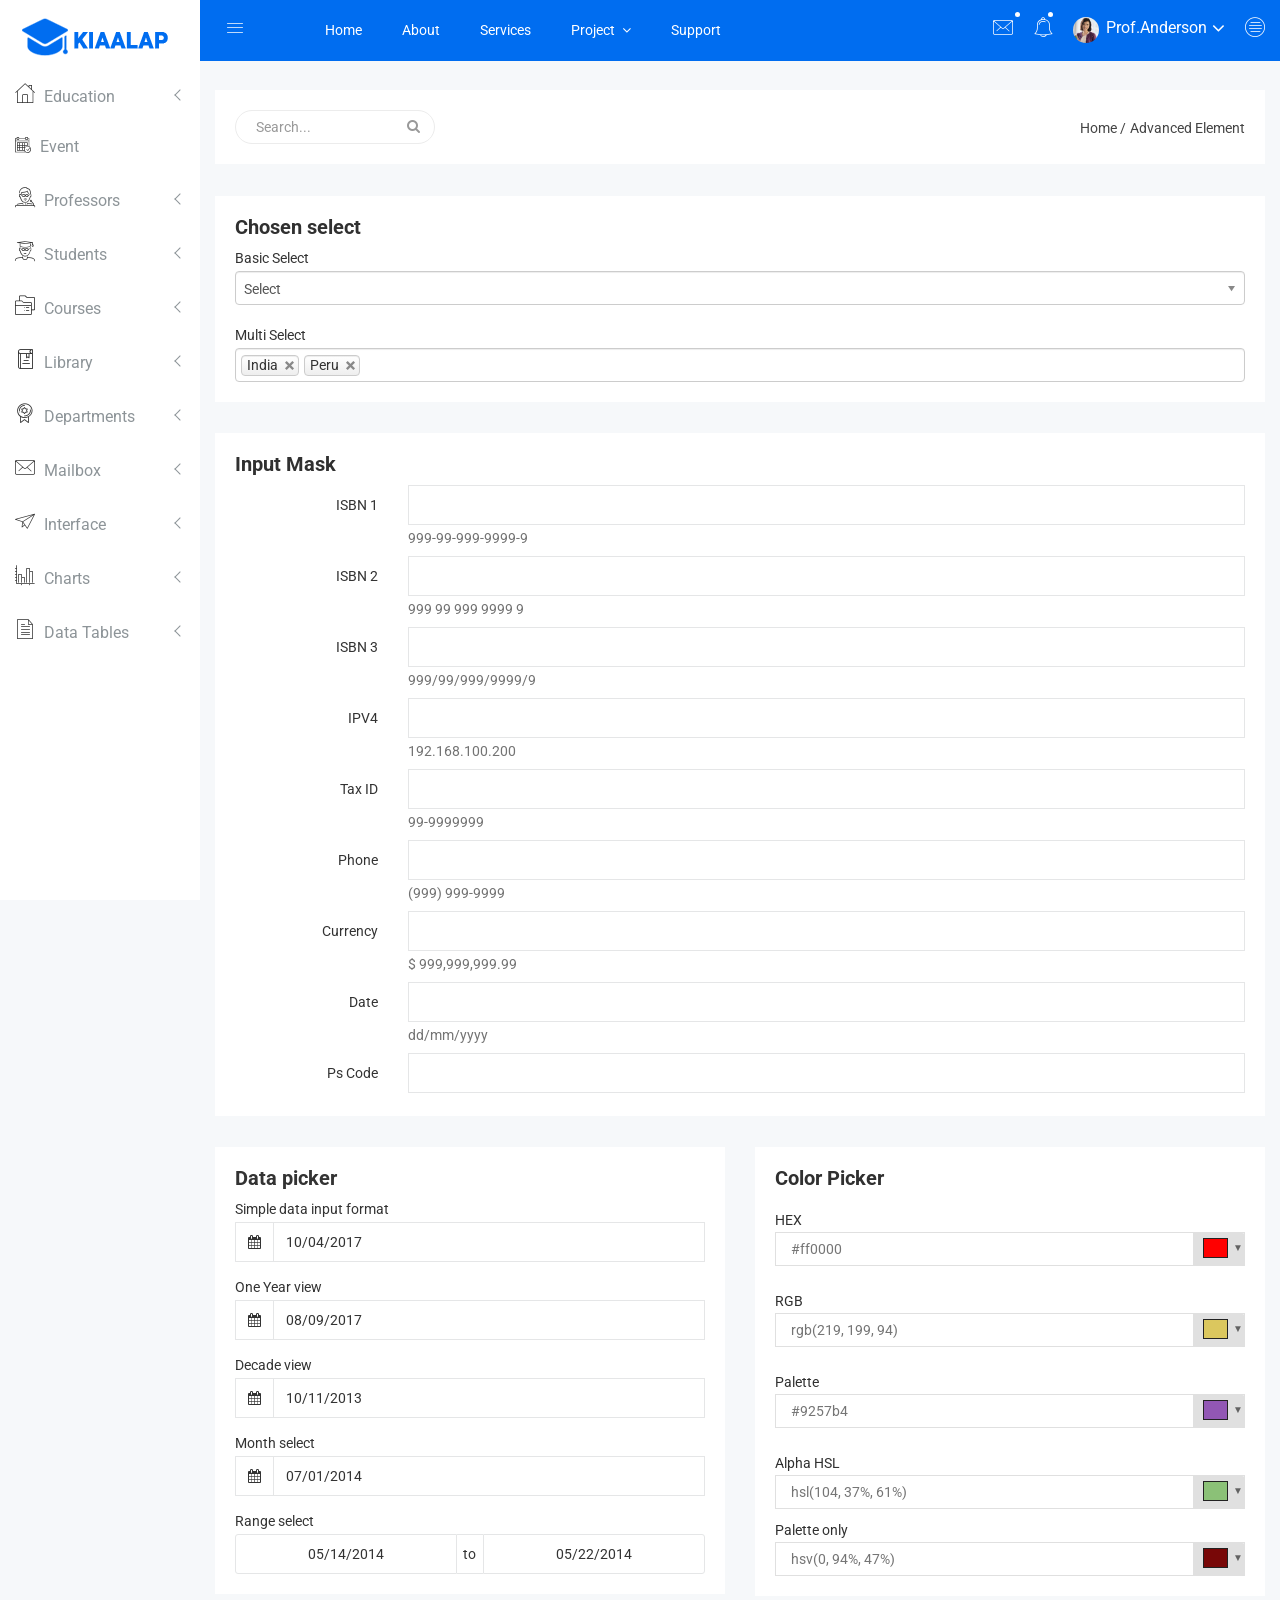
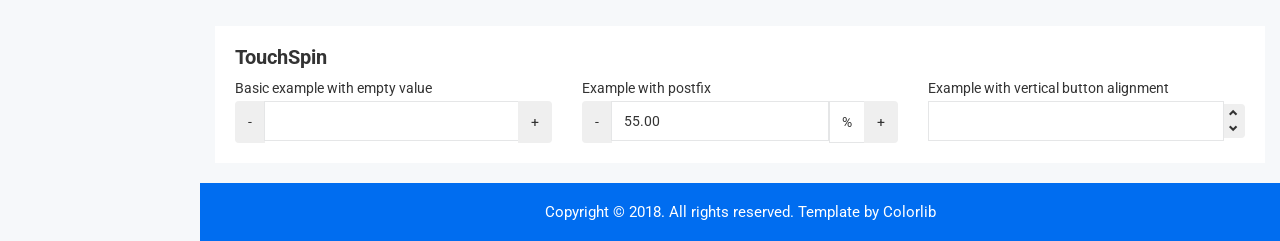
<file: advance-form-element.html>
<!doctype html>
<html class="no-js" lang="">

<head>
    <meta charset="utf-8">
    <meta http-equiv="x-ua-compatible" content="ie=edge">
    <title>Advance Form Element | Kiaalap - Kiaalap Admin Template</title>
    <meta name="description" content="">
    <meta name="viewport" content="width=device-width, initial-scale=1">
    <!-- favicon
		============================================ -->
    <link rel="shortcut icon" type="image/x-icon" href="img/favicon.ico">
    <!-- Google Fonts
		============================================ -->
    <link href="https://fonts.googleapis.com/css?family=Roboto:100,300,400,700,900" rel="stylesheet">
    <!-- Bootstrap CSS
		============================================ -->
    <link rel="stylesheet" href="css/bootstrap.min.css">
    <!-- Bootstrap CSS
		============================================ -->
    <link rel="stylesheet" href="css/font-awesome.min.css">
    <!-- owl.carousel CSS
		============================================ -->
    <link rel="stylesheet" href="css/owl.carousel.css">
    <link rel="stylesheet" href="css/owl.theme.css">
    <link rel="stylesheet" href="css/owl.transitions.css">
    <!-- animate CSS
		============================================ -->
    <link rel="stylesheet" href="css/animate.css">
    <!-- normalize CSS
		============================================ -->
    <link rel="stylesheet" href="css/normalize.css">
    <!-- meanmenu icon CSS
		============================================ -->
    <link rel="stylesheet" href="css/meanmenu.min.css">
    <!-- main CSS
		============================================ -->
    <link rel="stylesheet" href="css/main.css">
    <!-- educate icon CSS
		============================================ -->
    <link rel="stylesheet" href="css/educate-custon-icon.css">
    <!-- morrisjs CSS
		============================================ -->
    <link rel="stylesheet" href="css/morrisjs/morris.css">
    <!-- mCustomScrollbar CSS
		============================================ -->
    <link rel="stylesheet" href="css/scrollbar/jquery.mCustomScrollbar.min.css">
    <!-- metisMenu CSS
		============================================ -->
    <link rel="stylesheet" href="css/metisMenu/metisMenu.min.css">
    <link rel="stylesheet" href="css/metisMenu/metisMenu-vertical.css">
    <!-- calendar CSS
		============================================ -->
    <link rel="stylesheet" href="css/calendar/fullcalendar.min.css">
    <link rel="stylesheet" href="css/calendar/fullcalendar.print.min.css">
    <!-- touchspin CSS
		============================================ -->
    <link rel="stylesheet" href="css/touchspin/jquery.bootstrap-touchspin.min.css">
    <!-- datapicker CSS
		============================================ -->
    <link rel="stylesheet" href="css/datapicker/datepicker3.css">
    <!-- forms CSS
		============================================ -->
    <link rel="stylesheet" href="css/form/themesaller-forms.css">
    <!-- colorpicker CSS
		============================================ -->
    <link rel="stylesheet" href="css/colorpicker/colorpicker.css">
    <!-- select2 CSS
		============================================ -->
    <link rel="stylesheet" href="css/select2/select2.min.css">
    <!-- chosen CSS
		============================================ -->
    <link rel="stylesheet" href="css/chosen/bootstrap-chosen.css">
    <!-- ionRangeSlider CSS
		============================================ -->
    <link rel="stylesheet" href="css/ionRangeSlider/ion.rangeSlider.css">
    <link rel="stylesheet" href="css/ionRangeSlider/ion.rangeSlider.skinFlat.css">
    <!-- style CSS
		============================================ -->
    <link rel="stylesheet" href="style.css">
    <!-- responsive CSS
		============================================ -->
    <link rel="stylesheet" href="css/responsive.css">
    <!-- modernizr JS
		============================================ -->
    <script src="js/vendor/modernizr-2.8.3.min.js"></script>
</head>

<body>
    <!--[if lt IE 8]>
		<p class="browserupgrade">You are using an <strong>outdated</strong> browser. Please <a href="http://browsehappy.com/">upgrade your browser</a> to improve your experience.</p>
	<![endif]-->
    <!-- Start Left menu area -->
    <div class="left-sidebar-pro">
        <nav id="sidebar" class="">
            <div class="sidebar-header">
                <a href="index.html"><img class="main-logo" src="img/logo/logo.png" alt="" /></a>
                <strong><a href="index.html"><img src="img/logo/logosn.png" alt="" /></a></strong>
            </div>
            <div class="left-custom-menu-adp-wrap comment-scrollbar">
                <nav class="sidebar-nav left-sidebar-menu-pro">
                    <ul class="metismenu" id="menu1">
                        <li>
                            <a class="has-arrow" href="index.html">
								   <span class="educate-icon educate-home icon-wrap"></span>
								   <span class="mini-click-non">Education</span>
								</a>
                            <ul class="submenu-angle" aria-expanded="true">
                                <li><a title="Dashboard v.1" href="index.html"><span class="mini-sub-pro">Dashboard v.1</span></a></li>
                                <li><a title="Dashboard v.2" href="index-1.html"><span class="mini-sub-pro">Dashboard v.2</span></a></li>
                                <li><a title="Dashboard v.3" href="index-2.html"><span class="mini-sub-pro">Dashboard v.3</span></a></li>
                                <li><a title="Analytics" href="analytics.html"><span class="mini-sub-pro">Analytics</span></a></li>
                                <li><a title="Widgets" href="widgets.html"><span class="mini-sub-pro">Widgets</span></a></li>
                            </ul>
                        </li>
                        <li>
                            <a title="Landing Page" href="events.html" aria-expanded="false"><span class="educate-icon educate-event icon-wrap sub-icon-mg" aria-hidden="true"></span> <span class="mini-click-non">Event</span></a>
                        </li>
                        <li>
                            <a class="has-arrow" href="all-professors.html" aria-expanded="false"><span class="educate-icon educate-professor icon-wrap"></span> <span class="mini-click-non">Professors</span></a>
                            <ul class="submenu-angle" aria-expanded="false">
                                <li><a title="All Professors" href="all-professors.html"><span class="mini-sub-pro">All Professors</span></a></li>
                                <li><a title="Add Professor" href="add-professor.html"><span class="mini-sub-pro">Add Professor</span></a></li>
                                <li><a title="Edit Professor" href="edit-professor.html"><span class="mini-sub-pro">Edit Professor</span></a></li>
                                <li><a title="Professor Profile" href="professor-profile.html"><span class="mini-sub-pro">Professor Profile</span></a></li>
                            </ul>
                        </li>
                        <li>
                            <a class="has-arrow" href="all-students.html" aria-expanded="false"><span class="educate-icon educate-student icon-wrap"></span> <span class="mini-click-non">Students</span></a>
                            <ul class="submenu-angle" aria-expanded="false">
                                <li><a title="All Students" href="all-students.html"><span class="mini-sub-pro">All Students</span></a></li>
                                <li><a title="Add Students" href="add-student.html"><span class="mini-sub-pro">Add Student</span></a></li>
                                <li><a title="Edit Students" href="edit-student.html"><span class="mini-sub-pro">Edit Student</span></a></li>
                                <li><a title="Students Profile" href="student-profile.html"><span class="mini-sub-pro">Student Profile</span></a></li>
                            </ul>
                        </li>
                        <li>
                            <a class="has-arrow" href="all-courses.html" aria-expanded="false"><span class="educate-icon educate-course icon-wrap"></span> <span class="mini-click-non">Courses</span></a>
                            <ul class="submenu-angle" aria-expanded="false">
                                <li><a title="All Courses" href="all-courses.html"><span class="mini-sub-pro">All Courses</span></a></li>
                                <li><a title="Add Courses" href="add-course.html"><span class="mini-sub-pro">Add Course</span></a></li>
                                <li><a title="Edit Courses" href="edit-course.html"><span class="mini-sub-pro">Edit Course</span></a></li>
                                <li><a title="Courses Profile" href="course-info.html"><span class="mini-sub-pro">Courses Info</span></a></li>
                                <li><a title="course Payment" href="course-payment.html"><span class="mini-sub-pro">Courses Payment</span></a></li>
                            </ul>
                        </li>
                        <li>
                            <a class="has-arrow" href="all-courses.html" aria-expanded="false"><span class="educate-icon educate-library icon-wrap"></span> <span class="mini-click-non">Library</span></a>
                            <ul class="submenu-angle" aria-expanded="false">
                                <li><a title="All Library" href="library-assets.html"><span class="mini-sub-pro">Library Assets</span></a></li>
                                <li><a title="Add Library" href="add-library-assets.html"><span class="mini-sub-pro">Add Library Asset</span></a></li>
                                <li><a title="Edit Library" href="edit-library-assets.html"><span class="mini-sub-pro">Edit Library Asset</span></a></li>
                            </ul>
                        </li>
                        <li>
                            <a class="has-arrow" href="all-courses.html" aria-expanded="false"><span class="educate-icon educate-department icon-wrap"></span> <span class="mini-click-non">Departments</span></a>
                            <ul class="submenu-angle" aria-expanded="false">
                                <li><a title="Departments List" href="departments.html"><span class="mini-sub-pro">Departments List</span></a></li>
                                <li><a title="Add Departments" href="add-department.html"><span class="mini-sub-pro">Add Departments</span></a></li>
                                <li><a title="Edit Departments" href="edit-department.html"><span class="mini-sub-pro">Edit Departments</span></a></li>
                            </ul>
                        </li>
                        <li>
                            <a class="has-arrow" href="mailbox.html" aria-expanded="false"><span class="educate-icon educate-message icon-wrap"></span> <span class="mini-click-non">Mailbox</span></a>
                            <ul class="submenu-angle" aria-expanded="false">
                                <li><a title="Inbox" href="mailbox.html"><span class="mini-sub-pro">Inbox</span></a></li>
                                <li><a title="View Mail" href="mailbox-view.html"><span class="mini-sub-pro">View Mail</span></a></li>
                                <li><a title="Compose Mail" href="mailbox-compose.html"><span class="mini-sub-pro">Compose Mail</span></a></li>
                            </ul>
                        </li>
                        <li>
                            <a class="has-arrow" href="mailbox.html" aria-expanded="false"><span class="educate-icon educate-interface icon-wrap"></span> <span class="mini-click-non">Interface</span></a>
                            <ul class="submenu-angle interface-mini-nb-dp" aria-expanded="false">
                                <li><a title="Google Map" href="google-map.html"><span class="mini-sub-pro">Google Map</span></a></li>
                                <li><a title="Data Maps" href="data-maps.html"><span class="mini-sub-pro">Data Maps</span></a></li>
                                <li><a title="Pdf Viewer" href="pdf-viewer.html"><span class="mini-sub-pro">Pdf Viewer</span></a></li>
                                <li><a title="X-Editable" href="x-editable.html"><span class="mini-sub-pro">X-Editable</span></a></li>
                                <li><a title="Code Editor" href="code-editor.html"><span class="mini-sub-pro">Code Editor</span></a></li>
                                <li><a title="Tree View" href="tree-view.html"><span class="mini-sub-pro">Tree View</span></a></li>
                                <li><a title="Preloader" href="preloader.html"><span class="mini-sub-pro">Preloader</span></a></li>
                                <li><a title="Images Cropper" href="images-cropper.html"><span class="mini-sub-pro">Images Cropper</span></a></li>
                            </ul>
                        </li>
                        <li>
                            <a class="has-arrow" href="mailbox.html" aria-expanded="false"><span class="educate-icon educate-charts icon-wrap"></span> <span class="mini-click-non">Charts</span></a>
                            <ul class="submenu-angle chart-mini-nb-dp" aria-expanded="false">
                                <li><a title="Bar Charts" href="bar-charts.html"><span class="mini-sub-pro">Bar Charts</span></a></li>
                                <li><a title="Line Charts" href="line-charts.html"><span class="mini-sub-pro">Line Charts</span></a></li>
                                <li><a title="Area Charts" href="area-charts.html"><span class="mini-sub-pro">Area Charts</span></a></li>
                                <li><a title="Rounded Charts" href="rounded-chart.html"><span class="mini-sub-pro">Rounded Charts</span></a></li>
                                <li><a title="C3 Charts" href="c3.html"><span class="mini-sub-pro">C3 Charts</span></a></li>
                                <li><a title="Sparkline Charts" href="sparkline.html"><span class="mini-sub-pro">Sparkline Charts</span></a></li>
                                <li><a title="Peity Charts" href="peity.html"><span class="mini-sub-pro">Peity Charts</span></a></li>
                            </ul>
                        </li>
                        <li>
                            <a class="has-arrow" href="mailbox.html" aria-expanded="false"><span class="educate-icon educate-data-table icon-wrap"></span> <span class="mini-click-non">Data Tables</span></a>
                            <ul class="submenu-angle" aria-expanded="false">
                                <li><a title="Peity Charts" href="static-table.html"><span class="mini-sub-pro">Static Table</span></a></li>
                                <li><a title="Data Table" href="data-table.html"><span class="mini-sub-pro">Data Table</span></a></li>
                            </ul>
                        </li>
                        <li class="active">
                            <a class="has-arrow" href="mailbox.html" aria-expanded="false"><span class="educate-icon educate-form icon-wrap"></span> <span class="mini-click-non">Forms Elements</span></a>
                            <ul class="submenu-angle form-mini-nb-dp" aria-expanded="false">
                                <li><a title="Basic Form Elements" href="basic-form-element.html"><span class="mini-sub-pro">Bc Form Elements</span></a></li>
                                <li><a title="Advance Form Elements" href="advance-form-element.html"><span class="mini-sub-pro">Ad Form Elements</span></a></li>
                                <li><a title="Password Meter" href="password-meter.html"><span class="mini-sub-pro">Password Meter</span></a></li>
                                <li><a title="Multi Upload" href="multi-upload.html"><span class="mini-sub-pro">Multi Upload</span></a></li>
                                <li><a title="Text Editor" href="tinymc.html"><span class="mini-sub-pro">Text Editor</span></a></li>
                                <li><a title="Dual List Box" href="dual-list-box.html"><span class="mini-sub-pro">Dual List Box</span></a></li>
                            </ul>
                        </li>
                        <li>
                            <a class="has-arrow" href="mailbox.html" aria-expanded="false"><span class="educate-icon educate-apps icon-wrap"></span> <span class="mini-click-non">App views</span></a>
                            <ul class="submenu-angle app-mini-nb-dp" aria-expanded="false">
                                <li><a title="Notifications" href="notifications.html"><span class="mini-sub-pro">Notifications</span></a></li>
                                <li><a title="Alerts" href="alerts.html"><span class="mini-sub-pro">Alerts</span></a></li>
                                <li><a title="Modals" href="modals.html"><span class="mini-sub-pro">Modals</span></a></li>
                                <li><a title="Buttons" href="buttons.html"><span class="mini-sub-pro">Buttons</span></a></li>
                                <li><a title="Tabs" href="tabs.html"><span class="mini-sub-pro">Tabs</span></a></li>
                                <li><a title="Accordion" href="accordion.html"><span class="mini-sub-pro">Accordion</span></a></li>
                            </ul>
                        </li>
                        <li id="removable">
                            <a class="has-arrow" href="#" aria-expanded="false"><span class="educate-icon educate-pages icon-wrap"></span> <span class="mini-click-non">Pages</span></a>
                            <ul class="submenu-angle page-mini-nb-dp" aria-expanded="false">
                                <li><a title="Login" href="login.html"><span class="mini-sub-pro">Login</span></a></li>
                                <li><a title="Register" href="register.html"><span class="mini-sub-pro">Register</span></a></li>
                                <li><a title="Lock" href="lock.html"><span class="mini-sub-pro">Lock</span></a></li>
                                <li><a title="Password Recovery" href="password-recovery.html"><span class="mini-sub-pro">Password Recovery</span></a></li>
                                <li><a title="404 Page" href="404.html"><span class="mini-sub-pro">404 Page</span></a></li>
                                <li><a title="500 Page" href="500.html"><span class="mini-sub-pro">500 Page</span></a></li>
                            </ul>
                        </li>
                    </ul>
                </nav>
            </div>
        </nav>
    </div>
    <!-- End Left menu area -->
    <!-- Start Welcome area -->
    <div class="all-content-wrapper">
        <div class="container-fluid">
            <div class="row">
                <div class="col-lg-12 col-md-12 col-sm-12 col-xs-12">
                    <div class="logo-pro">
                        <a href="index.html"><img class="main-logo" src="img/logo/logo.png" alt="" /></a>
                    </div>
                </div>
            </div>
        </div>
        <div class="header-advance-area">
            <div class="header-top-area">
                <div class="container-fluid">
                    <div class="row">
                        <div class="col-lg-12 col-md-12 col-sm-12 col-xs-12">
                            <div class="header-top-wraper">
                                <div class="row">
                                    <div class="col-lg-1 col-md-0 col-sm-1 col-xs-12">
                                        <div class="menu-switcher-pro">
                                            <button type="button" id="sidebarCollapse" class="btn bar-button-pro header-drl-controller-btn btn-info navbar-btn">
													<i class="educate-icon educate-nav"></i>
												</button>
                                        </div>
                                    </div>
                                    <div class="col-lg-6 col-md-7 col-sm-6 col-xs-12">
                                        <div class="header-top-menu tabl-d-n">
                                            <ul class="nav navbar-nav mai-top-nav">
                                                <li class="nav-item"><a href="#" class="nav-link">Home</a>
                                                </li>
                                                <li class="nav-item"><a href="#" class="nav-link">About</a>
                                                </li>
                                                <li class="nav-item"><a href="#" class="nav-link">Services</a>
                                                </li>
                                                <li class="nav-item dropdown res-dis-nn">
                                                    <a href="#" data-toggle="dropdown" role="button" aria-expanded="false" class="nav-link dropdown-toggle">Project <span class="angle-down-topmenu"><i class="fa fa-angle-down"></i></span></a>
                                                    <div role="menu" class="dropdown-menu animated zoomIn">
                                                        <a href="#" class="dropdown-item">Documentation</a>
                                                        <a href="#" class="dropdown-item">Expert Backend</a>
                                                        <a href="#" class="dropdown-item">Expert FrontEnd</a>
                                                        <a href="#" class="dropdown-item">Contact Support</a>
                                                    </div>
                                                </li>
                                                <li class="nav-item"><a href="#" class="nav-link">Support</a>
                                                </li>
                                            </ul>
                                        </div>
                                    </div>
                                    <div class="col-lg-5 col-md-5 col-sm-12 col-xs-12">
                                        <div class="header-right-info">
                                            <ul class="nav navbar-nav mai-top-nav header-right-menu">
                                                <li class="nav-item dropdown">
                                                    <a href="#" data-toggle="dropdown" role="button" aria-expanded="false" class="nav-link dropdown-toggle"><i class="educate-icon educate-message edu-chat-pro" aria-hidden="true"></i><span class="indicator-ms"></span></a>
                                                    <div role="menu" class="author-message-top dropdown-menu animated zoomIn">
                                                        <div class="message-single-top">
                                                            <h1>Message</h1>
                                                        </div>
                                                        <ul class="message-menu">
                                                            <li>
                                                                <a href="#">
                                                                    <div class="message-img">
                                                                        <img src="img/contact/1.jpg" alt="">
                                                                    </div>
                                                                    <div class="message-content">
                                                                        <span class="message-date">16 Sept</span>
                                                                        <h2>Advanda Cro</h2>
                                                                        <p>Please done this project as soon possible.</p>
                                                                    </div>
                                                                </a>
                                                            </li>
                                                            <li>
                                                                <a href="#">
                                                                    <div class="message-img">
                                                                        <img src="img/contact/4.jpg" alt="">
                                                                    </div>
                                                                    <div class="message-content">
                                                                        <span class="message-date">16 Sept</span>
                                                                        <h2>Sulaiman din</h2>
                                                                        <p>Please done this project as soon possible.</p>
                                                                    </div>
                                                                </a>
                                                            </li>
                                                            <li>
                                                                <a href="#">
                                                                    <div class="message-img">
                                                                        <img src="img/contact/3.jpg" alt="">
                                                                    </div>
                                                                    <div class="message-content">
                                                                        <span class="message-date">16 Sept</span>
                                                                        <h2>Victor Jara</h2>
                                                                        <p>Please done this project as soon possible.</p>
                                                                    </div>
                                                                </a>
                                                            </li>
                                                            <li>
                                                                <a href="#">
                                                                    <div class="message-img">
                                                                        <img src="img/contact/2.jpg" alt="">
                                                                    </div>
                                                                    <div class="message-content">
                                                                        <span class="message-date">16 Sept</span>
                                                                        <h2>Victor Jara</h2>
                                                                        <p>Please done this project as soon possible.</p>
                                                                    </div>
                                                                </a>
                                                            </li>
                                                        </ul>
                                                        <div class="message-view">
                                                            <a href="#">View All Messages</a>
                                                        </div>
                                                    </div>
                                                </li>
                                                <li class="nav-item"><a href="#" data-toggle="dropdown" role="button" aria-expanded="false" class="nav-link dropdown-toggle"><i class="educate-icon educate-bell" aria-hidden="true"></i><span class="indicator-nt"></span></a>
                                                    <div role="menu" class="notification-author dropdown-menu animated zoomIn">
                                                        <div class="notification-single-top">
                                                            <h1>Notifications</h1>
                                                        </div>
                                                        <ul class="notification-menu">
                                                            <li>
                                                                <a href="#">
                                                                    <div class="notification-icon">
                                                                        <i class="educate-icon educate-checked edu-checked-pro admin-check-pro" aria-hidden="true"></i>
                                                                    </div>
                                                                    <div class="notification-content">
                                                                        <span class="notification-date">16 Sept</span>
                                                                        <h2>Advanda Cro</h2>
                                                                        <p>Please done this project as soon possible.</p>
                                                                    </div>
                                                                </a>
                                                            </li>
                                                            <li>
                                                                <a href="#">
                                                                    <div class="notification-icon">
                                                                        <i class="fa fa-cloud edu-cloud-computing-down" aria-hidden="true"></i>
                                                                    </div>
                                                                    <div class="notification-content">
                                                                        <span class="notification-date">16 Sept</span>
                                                                        <h2>Sulaiman din</h2>
                                                                        <p>Please done this project as soon possible.</p>
                                                                    </div>
                                                                </a>
                                                            </li>
                                                            <li>
                                                                <a href="#">
                                                                    <div class="notification-icon">
                                                                        <i class="fa fa-eraser edu-shield" aria-hidden="true"></i>
                                                                    </div>
                                                                    <div class="notification-content">
                                                                        <span class="notification-date">16 Sept</span>
                                                                        <h2>Victor Jara</h2>
                                                                        <p>Please done this project as soon possible.</p>
                                                                    </div>
                                                                </a>
                                                            </li>
                                                            <li>
                                                                <a href="#">
                                                                    <div class="notification-icon">
                                                                        <i class="fa fa-line-chart edu-analytics-arrow" aria-hidden="true"></i>
                                                                    </div>
                                                                    <div class="notification-content">
                                                                        <span class="notification-date">16 Sept</span>
                                                                        <h2>Victor Jara</h2>
                                                                        <p>Please done this project as soon possible.</p>
                                                                    </div>
                                                                </a>
                                                            </li>
                                                        </ul>
                                                        <div class="notification-view">
                                                            <a href="#">View All Notification</a>
                                                        </div>
                                                    </div>
                                                </li>
                                                <li class="nav-item">
                                                    <a href="#" data-toggle="dropdown" role="button" aria-expanded="false" class="nav-link dropdown-toggle">
															<img src="img/product/pro4.jpg" alt="" />
															<span class="admin-name">Prof.Anderson</span>
															<i class="fa fa-angle-down edu-icon edu-down-arrow"></i>
														</a>
                                                    <ul role="menu" class="dropdown-header-top author-log dropdown-menu animated zoomIn">
                                                        <li><a href="#"><span class="edu-icon edu-home-admin author-log-ic"></span>My Account</a>
                                                        </li>
                                                        <li><a href="#"><span class="edu-icon edu-user-rounded author-log-ic"></span>My Profile</a>
                                                        </li>
                                                        <li><a href="#"><span class="edu-icon edu-money author-log-ic"></span>User Billing</a>
                                                        </li>
                                                        <li><a href="#"><span class="edu-icon edu-settings author-log-ic"></span>Settings</a>
                                                        </li>
                                                        <li><a href="#"><span class="edu-icon edu-locked author-log-ic"></span>Log Out</a>
                                                        </li>
                                                    </ul>
                                                </li>
                                                <li class="nav-item nav-setting-open"><a href="#" data-toggle="dropdown" role="button" aria-expanded="false" class="nav-link dropdown-toggle"><i class="educate-icon educate-menu"></i></a>

                                                    <div role="menu" class="admintab-wrap menu-setting-wrap menu-setting-wrap-bg dropdown-menu animated zoomIn">
                                                        <ul class="nav nav-tabs custon-set-tab">
                                                            <li class="active"><a data-toggle="tab" href="#Notes">Notes</a>
                                                            </li>
                                                            <li><a data-toggle="tab" href="#Projects">Projects</a>
                                                            </li>
                                                            <li><a data-toggle="tab" href="#Settings">Settings</a>
                                                            </li>
                                                        </ul>

                                                        <div class="tab-content custom-bdr-nt">
                                                            <div id="Notes" class="tab-pane fade in active">
                                                                <div class="notes-area-wrap">
                                                                    <div class="note-heading-indicate">
                                                                        <h2><i class="fa fa-comments-o"></i> Latest Notes</h2>
                                                                        <p>You have 10 new message.</p>
                                                                    </div>
                                                                    <div class="notes-list-area notes-menu-scrollbar">
                                                                        <ul class="notes-menu-list">
                                                                            <li>
                                                                                <a href="#">
                                                                                    <div class="notes-list-flow">
                                                                                        <div class="notes-img">
                                                                                            <img src="img/contact/4.jpg" alt="" />
                                                                                        </div>
                                                                                        <div class="notes-content">
                                                                                            <p> The point of using Lorem Ipsum is that it has a more-or-less normal.</p>
                                                                                            <span>Yesterday 2:45 pm</span>
                                                                                        </div>
                                                                                    </div>
                                                                                </a>
                                                                            </li>
                                                                            <li>
                                                                                <a href="#">
                                                                                    <div class="notes-list-flow">
                                                                                        <div class="notes-img">
                                                                                            <img src="img/contact/1.jpg" alt="" />
                                                                                        </div>
                                                                                        <div class="notes-content">
                                                                                            <p> The point of using Lorem Ipsum is that it has a more-or-less normal.</p>
                                                                                            <span>Yesterday 2:45 pm</span>
                                                                                        </div>
                                                                                    </div>
                                                                                </a>
                                                                            </li>
                                                                            <li>
                                                                                <a href="#">
                                                                                    <div class="notes-list-flow">
                                                                                        <div class="notes-img">
                                                                                            <img src="img/contact/2.jpg" alt="" />
                                                                                        </div>
                                                                                        <div class="notes-content">
                                                                                            <p> The point of using Lorem Ipsum is that it has a more-or-less normal.</p>
                                                                                            <span>Yesterday 2:45 pm</span>
                                                                                        </div>
                                                                                    </div>
                                                                                </a>
                                                                            </li>
                                                                            <li>
                                                                                <a href="#">
                                                                                    <div class="notes-list-flow">
                                                                                        <div class="notes-img">
                                                                                            <img src="img/contact/3.jpg" alt="" />
                                                                                        </div>
                                                                                        <div class="notes-content">
                                                                                            <p> The point of using Lorem Ipsum is that it has a more-or-less normal.</p>
                                                                                            <span>Yesterday 2:45 pm</span>
                                                                                        </div>
                                                                                    </div>
                                                                                </a>
                                                                            </li>
                                                                            <li>
                                                                                <a href="#">
                                                                                    <div class="notes-list-flow">
                                                                                        <div class="notes-img">
                                                                                            <img src="img/contact/4.jpg" alt="" />
                                                                                        </div>
                                                                                        <div class="notes-content">
                                                                                            <p> The point of using Lorem Ipsum is that it has a more-or-less normal.</p>
                                                                                            <span>Yesterday 2:45 pm</span>
                                                                                        </div>
                                                                                    </div>
                                                                                </a>
                                                                            </li>
                                                                            <li>
                                                                                <a href="#">
                                                                                    <div class="notes-list-flow">
                                                                                        <div class="notes-img">
                                                                                            <img src="img/contact/1.jpg" alt="" />
                                                                                        </div>
                                                                                        <div class="notes-content">
                                                                                            <p> The point of using Lorem Ipsum is that it has a more-or-less normal.</p>
                                                                                            <span>Yesterday 2:45 pm</span>
                                                                                        </div>
                                                                                    </div>
                                                                                </a>
                                                                            </li>
                                                                            <li>
                                                                                <a href="#">
                                                                                    <div class="notes-list-flow">
                                                                                        <div class="notes-img">
                                                                                            <img src="img/contact/2.jpg" alt="" />
                                                                                        </div>
                                                                                        <div class="notes-content">
                                                                                            <p> The point of using Lorem Ipsum is that it has a more-or-less normal.</p>
                                                                                            <span>Yesterday 2:45 pm</span>
                                                                                        </div>
                                                                                    </div>
                                                                                </a>
                                                                            </li>
                                                                            <li>
                                                                                <a href="#">
                                                                                    <div class="notes-list-flow">
                                                                                        <div class="notes-img">
                                                                                            <img src="img/contact/1.jpg" alt="" />
                                                                                        </div>
                                                                                        <div class="notes-content">
                                                                                            <p> The point of using Lorem Ipsum is that it has a more-or-less normal.</p>
                                                                                            <span>Yesterday 2:45 pm</span>
                                                                                        </div>
                                                                                    </div>
                                                                                </a>
                                                                            </li>
                                                                            <li>
                                                                                <a href="#">
                                                                                    <div class="notes-list-flow">
                                                                                        <div class="notes-img">
                                                                                            <img src="img/contact/2.jpg" alt="" />
                                                                                        </div>
                                                                                        <div class="notes-content">
                                                                                            <p> The point of using Lorem Ipsum is that it has a more-or-less normal.</p>
                                                                                            <span>Yesterday 2:45 pm</span>
                                                                                        </div>
                                                                                    </div>
                                                                                </a>
                                                                            </li>
                                                                            <li>
                                                                                <a href="#">
                                                                                    <div class="notes-list-flow">
                                                                                        <div class="notes-img">
                                                                                            <img src="img/contact/3.jpg" alt="" />
                                                                                        </div>
                                                                                        <div class="notes-content">
                                                                                            <p> The point of using Lorem Ipsum is that it has a more-or-less normal.</p>
                                                                                            <span>Yesterday 2:45 pm</span>
                                                                                        </div>
                                                                                    </div>
                                                                                </a>
                                                                            </li>
                                                                        </ul>
                                                                    </div>
                                                                </div>
                                                            </div>
                                                            <div id="Projects" class="tab-pane fade">
                                                                <div class="projects-settings-wrap">
                                                                    <div class="note-heading-indicate">
                                                                        <h2><i class="fa fa-cube"></i> Latest projects</h2>
                                                                        <p> You have 20 projects. 5 not completed.</p>
                                                                    </div>
                                                                    <div class="project-st-list-area project-st-menu-scrollbar">
                                                                        <ul class="projects-st-menu-list">
                                                                            <li>
                                                                                <a href="#">
                                                                                    <div class="project-list-flow">
                                                                                        <div class="projects-st-heading">
                                                                                            <h2>Web Development</h2>
                                                                                            <p> The point of using Lorem Ipsum is that it has a more or less normal.</p>
                                                                                            <span class="project-st-time">1 hours ago</span>
                                                                                        </div>
                                                                                        <div class="projects-st-content">
                                                                                            <p>Completion with: 28%</p>
                                                                                            <div class="progress progress-mini">
                                                                                                <div style="width: 28%;" class="progress-bar progress-bar-danger hd-tp-1"></div>
                                                                                            </div>
                                                                                            <p>Project end: 4:00 pm - 12.06.2014</p>
                                                                                        </div>
                                                                                    </div>
                                                                                </a>
                                                                            </li>
                                                                            <li>
                                                                                <a href="#">
                                                                                    <div class="project-list-flow">
                                                                                        <div class="projects-st-heading">
                                                                                            <h2>Software Development</h2>
                                                                                            <p> The point of using Lorem Ipsum is that it has a more or less normal.</p>
                                                                                            <span class="project-st-time">2 hours ago</span>
                                                                                        </div>
                                                                                        <div class="projects-st-content project-rating-cl">
                                                                                            <p>Completion with: 68%</p>
                                                                                            <div class="progress progress-mini">
                                                                                                <div style="width: 68%;" class="progress-bar hd-tp-2"></div>
                                                                                            </div>
                                                                                            <p>Project end: 4:00 pm - 12.06.2014</p>
                                                                                        </div>
                                                                                    </div>
                                                                                </a>
                                                                            </li>
                                                                            <li>
                                                                                <a href="#">
                                                                                    <div class="project-list-flow">
                                                                                        <div class="projects-st-heading">
                                                                                            <h2>Graphic Design</h2>
                                                                                            <p> The point of using Lorem Ipsum is that it has a more or less normal.</p>
                                                                                            <span class="project-st-time">3 hours ago</span>
                                                                                        </div>
                                                                                        <div class="projects-st-content">
                                                                                            <p>Completion with: 78%</p>
                                                                                            <div class="progress progress-mini">
                                                                                                <div style="width: 78%;" class="progress-bar hd-tp-3"></div>
                                                                                            </div>
                                                                                            <p>Project end: 4:00 pm - 12.06.2014</p>
                                                                                        </div>
                                                                                    </div>
                                                                                </a>
                                                                            </li>
                                                                            <li>
                                                                                <a href="#">
                                                                                    <div class="project-list-flow">
                                                                                        <div class="projects-st-heading">
                                                                                            <h2>Web Design</h2>
                                                                                            <p> The point of using Lorem Ipsum is that it has a more or less normal.</p>
                                                                                            <span class="project-st-time">4 hours ago</span>
                                                                                        </div>
                                                                                        <div class="projects-st-content project-rating-cl2">
                                                                                            <p>Completion with: 38%</p>
                                                                                            <div class="progress progress-mini">
                                                                                                <div style="width: 38%;" class="progress-bar progress-bar-danger hd-tp-4"></div>
                                                                                            </div>
                                                                                            <p>Project end: 4:00 pm - 12.06.2014</p>
                                                                                        </div>
                                                                                    </div>
                                                                                </a>
                                                                            </li>
                                                                            <li>
                                                                                <a href="#">
                                                                                    <div class="project-list-flow">
                                                                                        <div class="projects-st-heading">
                                                                                            <h2>Business Card</h2>
                                                                                            <p> The point of using Lorem Ipsum is that it has a more or less normal.</p>
                                                                                            <span class="project-st-time">5 hours ago</span>
                                                                                        </div>
                                                                                        <div class="projects-st-content">
                                                                                            <p>Completion with: 28%</p>
                                                                                            <div class="progress progress-mini">
                                                                                                <div style="width: 28%;" class="progress-bar progress-bar-danger hd-tp-5"></div>
                                                                                            </div>
                                                                                            <p>Project end: 4:00 pm - 12.06.2014</p>
                                                                                        </div>
                                                                                    </div>
                                                                                </a>
                                                                            </li>
                                                                            <li>
                                                                                <a href="#">
                                                                                    <div class="project-list-flow">
                                                                                        <div class="projects-st-heading">
                                                                                            <h2>Ecommerce Business</h2>
                                                                                            <p> The point of using Lorem Ipsum is that it has a more or less normal.</p>
                                                                                            <span class="project-st-time">6 hours ago</span>
                                                                                        </div>
                                                                                        <div class="projects-st-content project-rating-cl">
                                                                                            <p>Completion with: 68%</p>
                                                                                            <div class="progress progress-mini">
                                                                                                <div style="width: 68%;" class="progress-bar hd-tp-6"></div>
                                                                                            </div>
                                                                                            <p>Project end: 4:00 pm - 12.06.2014</p>
                                                                                        </div>
                                                                                    </div>
                                                                                </a>
                                                                            </li>
                                                                            <li>
                                                                                <a href="#">
                                                                                    <div class="project-list-flow">
                                                                                        <div class="projects-st-heading">
                                                                                            <h2>Woocommerce Plugin</h2>
                                                                                            <p> The point of using Lorem Ipsum is that it has a more or less normal.</p>
                                                                                            <span class="project-st-time">7 hours ago</span>
                                                                                        </div>
                                                                                        <div class="projects-st-content">
                                                                                            <p>Completion with: 78%</p>
                                                                                            <div class="progress progress-mini">
                                                                                                <div style="width: 78%;" class="progress-bar"></div>
                                                                                            </div>
                                                                                            <p>Project end: 4:00 pm - 12.06.2014</p>
                                                                                        </div>
                                                                                    </div>
                                                                                </a>
                                                                            </li>
                                                                            <li>
                                                                                <a href="#">
                                                                                    <div class="project-list-flow">
                                                                                        <div class="projects-st-heading">
                                                                                            <h2>Wordpress Theme</h2>
                                                                                            <p> The point of using Lorem Ipsum is that it has a more or less normal.</p>
                                                                                            <span class="project-st-time">9 hours ago</span>
                                                                                        </div>
                                                                                        <div class="projects-st-content project-rating-cl2">
                                                                                            <p>Completion with: 38%</p>
                                                                                            <div class="progress progress-mini">
                                                                                                <div style="width: 38%;" class="progress-bar progress-bar-danger"></div>
                                                                                            </div>
                                                                                            <p>Project end: 4:00 pm - 12.06.2014</p>
                                                                                        </div>
                                                                                    </div>
                                                                                </a>
                                                                            </li>
                                                                        </ul>
                                                                    </div>
                                                                </div>
                                                            </div>
                                                            <div id="Settings" class="tab-pane fade">
                                                                <div class="setting-panel-area">
                                                                    <div class="note-heading-indicate">
                                                                        <h2><i class="fa fa-gears"></i> Settings Panel</h2>
                                                                        <p> You have 20 Settings. 5 not completed.</p>
                                                                    </div>
                                                                    <ul class="setting-panel-list">
                                                                        <li>
                                                                            <div class="checkbox-setting-pro">
                                                                                <div class="checkbox-title-pro">
                                                                                    <h2>Show notifications</h2>
                                                                                    <div class="ts-custom-check">
                                                                                        <div class="onoffswitch">
                                                                                            <input type="checkbox" name="collapsemenu" class="onoffswitch-checkbox" id="example">
                                                                                            <label class="onoffswitch-label" for="example">
																									<span class="onoffswitch-inner"></span>
																									<span class="onoffswitch-switch"></span>
																								</label>
                                                                                        </div>
                                                                                    </div>
                                                                                </div>
                                                                            </div>
                                                                        </li>
                                                                        <li>
                                                                            <div class="checkbox-setting-pro">
                                                                                <div class="checkbox-title-pro">
                                                                                    <h2>Disable Chat</h2>
                                                                                    <div class="ts-custom-check">
                                                                                        <div class="onoffswitch">
                                                                                            <input type="checkbox" name="collapsemenu" class="onoffswitch-checkbox" id="example3">
                                                                                            <label class="onoffswitch-label" for="example3">
																									<span class="onoffswitch-inner"></span>
																									<span class="onoffswitch-switch"></span>
																								</label>
                                                                                        </div>
                                                                                    </div>
                                                                                </div>
                                                                            </div>
                                                                        </li>
                                                                        <li>
                                                                            <div class="checkbox-setting-pro">
                                                                                <div class="checkbox-title-pro">
                                                                                    <h2>Enable history</h2>
                                                                                    <div class="ts-custom-check">
                                                                                        <div class="onoffswitch">
                                                                                            <input type="checkbox" name="collapsemenu" class="onoffswitch-checkbox" id="example4">
                                                                                            <label class="onoffswitch-label" for="example4">
																									<span class="onoffswitch-inner"></span>
																									<span class="onoffswitch-switch"></span>
																								</label>
                                                                                        </div>
                                                                                    </div>
                                                                                </div>
                                                                            </div>
                                                                        </li>
                                                                        <li>
                                                                            <div class="checkbox-setting-pro">
                                                                                <div class="checkbox-title-pro">
                                                                                    <h2>Show charts</h2>
                                                                                    <div class="ts-custom-check">
                                                                                        <div class="onoffswitch">
                                                                                            <input type="checkbox" name="collapsemenu" class="onoffswitch-checkbox" id="example7">
                                                                                            <label class="onoffswitch-label" for="example7">
																									<span class="onoffswitch-inner"></span>
																									<span class="onoffswitch-switch"></span>
																								</label>
                                                                                        </div>
                                                                                    </div>
                                                                                </div>
                                                                            </div>
                                                                        </li>
                                                                        <li>
                                                                            <div class="checkbox-setting-pro">
                                                                                <div class="checkbox-title-pro">
                                                                                    <h2>Update everyday</h2>
                                                                                    <div class="ts-custom-check">
                                                                                        <div class="onoffswitch">
                                                                                            <input type="checkbox" name="collapsemenu" checked="" class="onoffswitch-checkbox" id="example2">
                                                                                            <label class="onoffswitch-label" for="example2">
																									<span class="onoffswitch-inner"></span>
																									<span class="onoffswitch-switch"></span>
																								</label>
                                                                                        </div>
                                                                                    </div>
                                                                                </div>
                                                                            </div>
                                                                        </li>
                                                                        <li>
                                                                            <div class="checkbox-setting-pro">
                                                                                <div class="checkbox-title-pro">
                                                                                    <h2>Global search</h2>
                                                                                    <div class="ts-custom-check">
                                                                                        <div class="onoffswitch">
                                                                                            <input type="checkbox" name="collapsemenu" checked="" class="onoffswitch-checkbox" id="example6">
                                                                                            <label class="onoffswitch-label" for="example6">
																									<span class="onoffswitch-inner"></span>
																									<span class="onoffswitch-switch"></span>
																								</label>
                                                                                        </div>
                                                                                    </div>
                                                                                </div>
                                                                            </div>
                                                                        </li>
                                                                        <li>
                                                                            <div class="checkbox-setting-pro">
                                                                                <div class="checkbox-title-pro">
                                                                                    <h2>Offline users</h2>
                                                                                    <div class="ts-custom-check">
                                                                                        <div class="onoffswitch">
                                                                                            <input type="checkbox" name="collapsemenu" checked="" class="onoffswitch-checkbox" id="example5">
                                                                                            <label class="onoffswitch-label" for="example5">
																									<span class="onoffswitch-inner"></span>
																									<span class="onoffswitch-switch"></span>
																								</label>
                                                                                        </div>
                                                                                    </div>
                                                                                </div>
                                                                            </div>
                                                                        </li>
                                                                    </ul>

                                                                </div>
                                                            </div>
                                                        </div>
                                                    </div>
                                                </li>
                                            </ul>
                                        </div>
                                    </div>
                                </div>
                            </div>
                        </div>
                    </div>
                </div>
            </div>
            <!-- Mobile Menu start -->
            <div class="mobile-menu-area">
                <div class="container">
                    <div class="row">
                        <div class="col-lg-12 col-md-12 col-sm-12 col-xs-12">
                            <div class="mobile-menu">
                                <nav id="dropdown">
                                    <ul class="mobile-menu-nav">
                                        <li><a data-toggle="collapse" data-target="#Charts" href="#">Home <span class="admin-project-icon edu-icon edu-down-arrow"></span></a>
                                            <ul class="collapse dropdown-header-top">
                                                <li><a href="index.html">Dashboard v.1</a></li>
                                                <li><a href="index-1.html">Dashboard v.2</a></li>
                                                <li><a href="index-3.html">Dashboard v.3</a></li>
                                                <li><a href="analytics.html">Analytics</a></li>
                                                <li><a href="widgets.html">Widgets</a></li>
                                            </ul>
                                        </li>
                                        <li><a href="events.html">Event</a></li>
                                        <li><a data-toggle="collapse" data-target="#demoevent" href="#">Professors <span class="admin-project-icon edu-icon edu-down-arrow"></span></a>
                                            <ul id="demoevent" class="collapse dropdown-header-top">
                                                <li><a href="all-professors.html">All Professors</a>
                                                </li>
                                                <li><a href="add-professor.html">Add Professor</a>
                                                </li>
                                                <li><a href="edit-professor.html">Edit Professor</a>
                                                </li>
                                                <li><a href="professor-profile.html">Professor Profile</a>
                                                </li>
                                            </ul>
                                        </li>
                                        <li><a data-toggle="collapse" data-target="#demopro" href="#">Students <span class="admin-project-icon edu-icon edu-down-arrow"></span></a>
                                            <ul id="demopro" class="collapse dropdown-header-top">
                                                <li><a href="all-students.html">All Students</a>
                                                </li>
                                                <li><a href="add-student.html">Add Student</a>
                                                </li>
                                                <li><a href="edit-student.html">Edit Student</a>
                                                </li>
                                                <li><a href="student-profile.html">Student Profile</a>
                                                </li>
                                            </ul>
                                        </li>
                                        <li><a data-toggle="collapse" data-target="#democrou" href="#">Courses <span class="admin-project-icon edu-icon edu-down-arrow"></span></a>
                                            <ul id="democrou" class="collapse dropdown-header-top">
                                                <li><a href="all-courses.html">All Courses</a>
                                                </li>
                                                <li><a href="add-course.html">Add Course</a>
                                                </li>
                                                <li><a href="edit-course.html">Edit Course</a>
                                                </li>
                                                <li><a href="course-profile.html">Courses Info</a>
                                                </li>
                                                <li><a href="course-payment.html">Courses Payment</a>
                                                </li>
                                            </ul>
                                        </li>
                                        <li><a data-toggle="collapse" data-target="#demolibra" href="#">Library <span class="admin-project-icon edu-icon edu-down-arrow"></span></a>
                                            <ul id="demolibra" class="collapse dropdown-header-top">
                                                <li><a href="library-assets.html">Library Assets</a>
                                                </li>
                                                <li><a href="add-library-assets.html">Add Library Asset</a>
                                                </li>
                                                <li><a href="edit-library-assets.html">Edit Library Asset</a>
                                                </li>
                                            </ul>
                                        </li>
                                        <li><a data-toggle="collapse" data-target="#demodepart" href="#">Departments <span class="admin-project-icon edu-icon edu-down-arrow"></span></a>
                                            <ul id="demodepart" class="collapse dropdown-header-top">
                                                <li><a href="departments.html">Departments List</a>
                                                </li>
                                                <li><a href="add-department.html">Add Departments</a>
                                                </li>
                                                <li><a href="edit-department.html">Edit Departments</a>
                                                </li>
                                            </ul>
                                        </li>
                                        <li><a data-toggle="collapse" data-target="#demomi" href="#">Mailbox <span class="admin-project-icon edu-icon edu-down-arrow"></span></a>
                                            <ul id="demomi" class="collapse dropdown-header-top">
                                                <li><a href="mailbox.html">Inbox</a>
                                                </li>
                                                <li><a href="mailbox-view.html">View Mail</a>
                                                </li>
                                                <li><a href="mailbox-compose.html">Compose Mail</a>
                                                </li>
                                            </ul>
                                        </li>
                                        <li><a data-toggle="collapse" data-target="#Miscellaneousmob" href="#">Interface <span class="admin-project-icon edu-icon edu-down-arrow"></span></a>
                                            <ul id="Miscellaneousmob" class="collapse dropdown-header-top">
                                                <li><a href="google-map.html">Google Map</a>
                                                </li>
                                                <li><a href="data-maps.html">Data Maps</a>
                                                </li>
                                                <li><a href="pdf-viewer.html">Pdf Viewer</a>
                                                </li>
                                                <li><a href="x-editable.html">X-Editable</a>
                                                </li>
                                                <li><a href="code-editor.html">Code Editor</a>
                                                </li>
                                                <li><a href="tree-view.html">Tree View</a>
                                                </li>
                                                <li><a href="preloader.html">Preloader</a>
                                                </li>
                                                <li><a href="images-cropper.html">Images Cropper</a>
                                                </li>
                                            </ul>
                                        </li>
                                        <li><a data-toggle="collapse" data-target="#Chartsmob" href="#">Charts <span class="admin-project-icon edu-icon edu-down-arrow"></span></a>
                                            <ul id="Chartsmob" class="collapse dropdown-header-top">
                                                <li><a href="bar-charts.html">Bar Charts</a>
                                                </li>
                                                <li><a href="line-charts.html">Line Charts</a>
                                                </li>
                                                <li><a href="area-charts.html">Area Charts</a>
                                                </li>
                                                <li><a href="rounded-chart.html">Rounded Charts</a>
                                                </li>
                                                <li><a href="c3.html">C3 Charts</a>
                                                </li>
                                                <li><a href="sparkline.html">Sparkline Charts</a>
                                                </li>
                                                <li><a href="peity.html">Peity Charts</a>
                                                </li>
                                            </ul>
                                        </li>
                                        <li><a data-toggle="collapse" data-target="#Tablesmob" href="#">Tables <span class="admin-project-icon edu-icon edu-down-arrow"></span></a>
                                            <ul id="Tablesmob" class="collapse dropdown-header-top">
                                                <li><a href="static-table.html">Static Table</a>
                                                </li>
                                                <li><a href="data-table.html">Data Table</a>
                                                </li>
                                            </ul>
                                        </li>
                                        <li><a data-toggle="collapse" data-target="#formsmob" href="#">Forms <span class="admin-project-icon edu-icon edu-down-arrow"></span></a>
                                            <ul id="formsmob" class="collapse dropdown-header-top">
                                                <li><a href="basic-form-element.html">Basic Form Elements</a>
                                                </li>
                                                <li><a href="advance-form-element.html">Advanced Form Elements</a>
                                                </li>
                                                <li><a href="password-meter.html">Password Meter</a>
                                                </li>
                                                <li><a href="multi-upload.html">Multi Upload</a>
                                                </li>
                                                <li><a href="tinymc.html">Text Editor</a>
                                                </li>
                                                <li><a href="dual-list-box.html">Dual List Box</a>
                                                </li>
                                            </ul>
                                        </li>
                                        <li><a data-toggle="collapse" data-target="#Appviewsmob" href="#">App views <span class="admin-project-icon edu-icon edu-down-arrow"></span></a>
                                            <ul id="Appviewsmob" class="collapse dropdown-header-top">
                                                <li><a href="basic-form-element.html">Basic Form Elements</a>
                                                </li>
                                                <li><a href="advance-form-element.html">Advanced Form Elements</a>
                                                </li>
                                                <li><a href="password-meter.html">Password Meter</a>
                                                </li>
                                                <li><a href="multi-upload.html">Multi Upload</a>
                                                </li>
                                                <li><a href="tinymc.html">Text Editor</a>
                                                </li>
                                                <li><a href="dual-list-box.html">Dual List Box</a>
                                                </li>
                                            </ul>
                                        </li>
                                        <li><a data-toggle="collapse" data-target="#Pagemob" href="#">Pages <span class="admin-project-icon edu-icon edu-down-arrow"></span></a>
                                            <ul id="Pagemob" class="collapse dropdown-header-top">
                                                <li><a href="login.html">Login</a>
                                                </li>
                                                <li><a href="register.html">Register</a>
                                                </li>
                                                <li><a href="lock.html">Lock</a>
                                                </li>
                                                <li><a href="password-recovery.html">Password Recovery</a>
                                                </li>
                                                <li><a href="404.html">404 Page</a></li>
                                                <li><a href="500.html">500 Page</a></li>
                                            </ul>
                                        </li>
                                    </ul>
                                </nav>
                            </div>
                        </div>
                    </div>
                </div>
            </div>
            <!-- Mobile Menu end -->
            <div class="breadcome-area">
                <div class="container-fluid">
                    <div class="row">
                        <div class="col-lg-12 col-md-12 col-sm-12 col-xs-12">
                            <div class="breadcome-list single-page-breadcome">
                                <div class="row">
                                    <div class="col-lg-6 col-md-6 col-sm-6 col-xs-12">
                                        <div class="breadcome-heading">
                                            <form role="search" class="sr-input-func">
                                                <input type="text" placeholder="Search..." class="search-int form-control">
                                                <a href="#"><i class="fa fa-search"></i></a>
                                            </form>
                                        </div>
                                    </div>
                                    <div class="col-lg-6 col-md-6 col-sm-6 col-xs-12">
                                        <ul class="breadcome-menu">
                                            <li><a href="#">Home</a> <span class="bread-slash">/</span>
                                            </li>
                                            <li><span class="bread-blod">Advanced Element</span>
                                            </li>
                                        </ul>
                                    </div>
                                </div>
                            </div>
                        </div>
                    </div>
                </div>
            </div>
        </div>
        <!-- Advanced Form Start -->
        <div class="advanced-form-area mg-b-15">
            <div class="container-fluid">
                <div class="row">
                    <div class="col-lg-4 col-md-5 col-sm-5 col-xs-12">
                        <div class="sparkline8-list res-mg-b-30 nck-ds nk-ds-n-pro">
                            <div class="sparkline8-hd">
                                <div class="main-sparkline8-hd">
                                    <h1>Input Knob Dial</h1>
                                </div>
                            </div>
                            <div class="sparkline8-graph">
                                <div class="input-knob-dial-wrap">
                                    <div class="row">
                                        <div class="col-lg-4 col-md-4 col-sm-4 col-xs-4">
                                            <div class="knob-single mg-b-10">
                                                <input type="text" value="75" class="dial" data-fgcolor="#006DF0" data-width="85" data-height="85">
                                            </div>
                                        </div>
                                        <div class="col-lg-4 col-md-4 col-sm-4 col-xs-4">
                                            <div class="knob-single mg-b-10">
                                                <input type="text" value="25" class="dial" data-fgcolor="#006DF0" data-width="85" data-height="85">
                                            </div>
                                        </div>
                                        <div class="col-lg-4 col-md-4 col-sm-4 col-xs-4">
                                            <div class="knob-single mg-b-10">
                                                <input type="text" value="50" class="dial" data-fgcolor="#006DF0" data-width="85" data-height="85">
                                            </div>
                                        </div>
                                    </div>
                                    <div class="row">
                                        <div class="col-lg-4 col-md-4 col-sm-4 col-xs-4">
                                            <div class="knob-single mg-b-10">
                                                <input type="text" value="75" class="dial" data-fgcolor="#933EC5" data-width="85" data-height="85" data-cursor="true" data-thickness=".3/">
                                            </div>
                                        </div>
                                        <div class="col-lg-4 col-md-4 col-sm-4 col-xs-4">
                                            <div class="knob-single mg-b-10">
                                                <input type="text" value="25" class="dial" data-fgcolor="#933EC5" data-width="85" data-height="85" data-step="1000" data-min="-15000" data-max="15000" data-displayprevious="true/">
                                            </div>
                                        </div>
                                        <div class="col-lg-4 col-md-4 col-sm-4 col-xs-4">
                                            <div class="knob-single mg-b-10">
                                                <input type="text" value="60" class="dial" data-fgcolor="#933EC5" data-width="85" data-height="85" data-angleoffset="-125" data-anglearc="250">
                                            </div>
                                        </div>
                                    </div>
                                    <div class="row">
                                        <div class="col-lg-4 col-md-4 col-sm-4 col-xs-4">
                                            <div class="knob-single">
                                                <input type="text" value="40" class="dial" data-fgcolor="#D80027" data-width="85" data-height="85">
                                            </div>
                                        </div>
                                        <div class="col-lg-4 col-md-4 col-sm-4 col-xs-4">
                                            <div class="knob-single">
                                                <input type="text" value="77" class="dial" data-fgcolor="#D80027" data-width="85" data-height="85">
                                            </div>
                                        </div>
                                        <div class="col-lg-4 col-md-4 col-sm-4 col-xs-4">
                                            <div class="knob-single">
                                                <input type="text" value="44" class="dial" data-fgcolor="#D80027" data-width="85" data-height="85">
                                            </div>
                                        </div>
                                    </div>
                                </div>
                            </div>
                        </div>
                    </div>
                    <div class="col-lg-12 col-md-12 col-sm-12 col-xs-12">
                        <div class="sparkline9-list nck-ds nk-ds-n-pro">
                            <div class="sparkline9-hd">
                                <div class="main-sparkline9-hd">
                                    <h1>ion Range Slider</h1>
                                </div>
                            </div>
                            <div class="sparkline9-graph">
                                <div class="input-knob-dial-wrap">
                                    <div class="row">
                                        <div class="col-lg-12 col-md-12 col-sm-12 col-xs-12">
                                            <div class="rangle-slider-single mg-b-20">
                                                <div id="ionrange_1"></div>
                                            </div>
                                        </div>
                                    </div>
                                    <div class="row">
                                        <div class="col-lg-12 col-md-12 col-sm-12 col-xs-12">
                                            <div class="rangle-slider-single mg-b-20">
                                                <div id="ionrange_2"></div>
                                            </div>
                                        </div>
                                    </div>
                                    <div class="row">
                                        <div class="col-lg-12 col-md-12 col-sm-12 col-xs-12">
                                            <div class="rangle-slider-single mg-b-20">
                                                <div id="ionrange_3"></div>
                                            </div>
                                        </div>
                                    </div>
                                    <div class="row">
                                        <div class="col-lg-12 col-md-12 col-sm-12 col-xs-12">
                                            <div class="rangle-slider-single">
                                                <div id="ionrange_4"></div>
                                            </div>
                                        </div>
                                    </div>
                                </div>
                            </div>
                        </div>
                    </div>
                </div>
                <div class="row">
                    <div class="col-lg-12 col-md-12 col-sm-12 col-xs-12">
                        <div class="sparkline10-list mg-tb-30 responsive-mg-t-0 table-mg-t-pro-n dk-res-t-pro-0 nk-ds-n-pro-t-0">
                            <div class="sparkline10-hd">
                                <div class="main-sparkline10-hd">
                                    <h1>Chosen select</h1>
                                </div>
                            </div>
                            <div class="sparkline10-graph">
                                <div class="input-knob-dial-wrap">
                                    <div class="row">
                                        <div class="col-lg-12 col-md-12 col-sm-12 col-xs-12">
                                            <div class="chosen-select-single mg-b-20">
                                                <label>Basic Select</label>
                                                <select data-placeholder="Choose a Country..." class="chosen-select" tabindex="-1">
														<option value="">Select</option>
														<option value="United States">United States</option>
														<option value="United Kingdom">United Kingdom</option>
														<option value="Afghanistan">Afghanistan</option>
														<option value="Aland Islands">Aland Islands</option>
														<option value="Albania">Albania</option>
														<option value="Algeria">Algeria</option>
														<option value="American Samoa">American Samoa</option>
														<option value="Andorra">Andorra</option>
														<option value="Angola">Angola</option>
														<option value="Anguilla">Anguilla</option>
														<option value="Antarctica">Antarctica</option>
														<option value="Antigua and Barbuda">Antigua and Barbuda</option>
														<option value="Argentina">Argentina</option>
														<option value="Armenia">Armenia</option>
														<option value="Aruba">Aruba</option>
														<option value="Australia">Australia</option>
														<option value="Austria">Austria</option>
														<option value="Azerbaijan">Azerbaijan</option>
														<option value="Bahamas">Bahamas</option>
														<option value="Bahrain">Bahrain</option>
														<option value="Bangladesh">Bangladesh</option>
														<option value="Barbados">Barbados</option>
														<option value="Belarus">Belarus</option>
														<option value="Belgium">Belgium</option>
														<option value="Belize">Belize</option>
														<option value="Benin">Benin</option>
														<option value="Bermuda">Bermuda</option>
														<option value="Bhutan">Bhutan</option>
														<option value="Bolivia, Plurinational State of">Bolivia, Plurinational State of</option>
														<option value="Bonaire, Sint Eustatius and Saba">Bonaire, Sint Eustatius and Saba</option>
														<option value="Bosnia and Herzegovina">Bosnia and Herzegovina</option>
														<option value="Botswana">Botswana</option>
														<option value="Bouvet Island">Bouvet Island</option>
														<option value="Brazil">Brazil</option>
														<option value="British Indian Ocean Territory">British Indian Ocean Territory</option>
														<option value="Brunei Darussalam">Brunei Darussalam</option>
														<option value="Bulgaria">Bulgaria</option>
														<option value="Burkina Faso">Burkina Faso</option>
														<option value="Burundi">Burundi</option>
														<option value="Cambodia">Cambodia</option>
														<option value="Cameroon">Cameroon</option>
														<option value="Canada">Canada</option>
														<option value="Cape Verde">Cape Verde</option>
														<option value="Cayman Islands">Cayman Islands</option>
														<option value="Central African Republic">Central African Republic</option>
														<option value="Chad">Chad</option>
														<option value="Chile">Chile</option>
														<option value="China">China</option>
														<option value="Christmas Island">Christmas Island</option>
														<option value="Cocos (Keeling) Islands">Cocos (Keeling) Islands</option>
														<option value="Colombia">Colombia</option>
														<option value="Comoros">Comoros</option>
														<option value="Congo">Congo</option>
														<option value="Congo, The Democratic Republic of The">Congo, The Democratic Republic of The</option>
														<option value="Cook Islands">Cook Islands</option>
														<option value="Costa Rica">Costa Rica</option>
														<option value="Cote D'ivoire">Cote D'ivoire</option>
														<option value="Croatia">Croatia</option>
														<option value="Cuba">Cuba</option>
														<option value="Curacao">Curacao</option>
														<option value="Cyprus">Cyprus</option>
														<option value="Czech Republic">Czech Republic</option>
														<option value="Denmark">Denmark</option>
														<option value="Djibouti">Djibouti</option>
														<option value="Dominica">Dominica</option>
														<option value="Dominican Republic">Dominican Republic</option>
														<option value="Ecuador">Ecuador</option>
														<option value="Egypt">Egypt</option>
														<option value="El Salvador">El Salvador</option>
														<option value="Equatorial Guinea">Equatorial Guinea</option>
														<option value="Eritrea">Eritrea</option>
														<option value="Estonia">Estonia</option>
														<option value="Ethiopia">Ethiopia</option>
														<option value="Falkland Islands (Malvinas)">Falkland Islands (Malvinas)</option>
														<option value="Faroe Islands">Faroe Islands</option>
														<option value="Fiji">Fiji</option>
														<option value="Finland">Finland</option>
														<option value="France">France</option>
														<option value="French Guiana">French Guiana</option>
														<option value="French Polynesia">French Polynesia</option>
														<option value="French Southern Territories">French Southern Territories</option>
														<option value="Gabon">Gabon</option>
														<option value="Gambia">Gambia</option>
														<option value="Georgia">Georgia</option>
														<option value="Germany">Germany</option>
														<option value="Ghana">Ghana</option>
														<option value="Gibraltar">Gibraltar</option>
														<option value="Greece">Greece</option>
														<option value="Greenland">Greenland</option>
														<option value="Grenada">Grenada</option>
														<option value="Guadeloupe">Guadeloupe</option>
														<option value="Guam">Guam</option>
														<option value="Guatemala">Guatemala</option>
														<option value="Guernsey">Guernsey</option>
														<option value="Guinea">Guinea</option>
														<option value="Guinea-bissau">Guinea-bissau</option>
														<option value="Guyana">Guyana</option>
														<option value="Haiti">Haiti</option>
														<option value="Heard Island and Mcdonald Islands">Heard Island and Mcdonald Islands</option>
														<option value="Holy See (Vatican City State)">Holy See (Vatican City State)</option>
														<option value="Honduras">Honduras</option>
														<option value="Hong Kong">Hong Kong</option>
														<option value="Hungary">Hungary</option>
														<option value="Iceland">Iceland</option>
														<option value="India">India</option>
														<option value="Indonesia">Indonesia</option>
														<option value="Iran, Islamic Republic of">Iran, Islamic Republic of</option>
														<option value="Iraq">Iraq</option>
														<option value="Ireland">Ireland</option>
														<option value="Isle of Man">Isle of Man</option>
														<option value="Israel">Israel</option>
														<option value="Italy">Italy</option>
														<option value="Jamaica">Jamaica</option>
														<option value="Japan">Japan</option>
														<option value="Jersey">Jersey</option>
														<option value="Jordan">Jordan</option>
														<option value="Kazakhstan">Kazakhstan</option>
														<option value="Kenya">Kenya</option>
														<option value="Kiribati">Kiribati</option>
														<option value="Korea, Democratic People's Republic of">Korea, Democratic People's Republic of</option>
														<option value="Korea, Republic of">Korea, Republic of</option>
														<option value="Kuwait">Kuwait</option>
														<option value="Kyrgyzstan">Kyrgyzstan</option>
														<option value="Lao People's Democratic Republic">Lao People's Democratic Republic</option>
														<option value="Latvia">Latvia</option>
														<option value="Lebanon">Lebanon</option>
														<option value="Lesotho">Lesotho</option>
														<option value="Liberia">Liberia</option>
														<option value="Libya">Libya</option>
														<option value="Liechtenstein">Liechtenstein</option>
														<option value="Lithuania">Lithuania</option>
														<option value="Luxembourg">Luxembourg</option>
														<option value="Macao">Macao</option>
														<option value="Macedonia, The Former Yugoslav Republic of">Macedonia, The Former Yugoslav Republic of</option>
														<option value="Madagascar">Madagascar</option>
														<option value="Malawi">Malawi</option>
														<option value="Malaysia">Malaysia</option>
														<option value="Maldives">Maldives</option>
														<option value="Mali">Mali</option>
														<option value="Malta">Malta</option>
														<option value="Marshall Islands">Marshall Islands</option>
														<option value="Martinique">Martinique</option>
														<option value="Mauritania">Mauritania</option>
														<option value="Mauritius">Mauritius</option>
														<option value="Mayotte">Mayotte</option>
														<option value="Mexico">Mexico</option>
														<option value="Micronesia, Federated States of">Micronesia, Federated States of</option>
														<option value="Moldova, Republic of">Moldova, Republic of</option>
														<option value="Monaco">Monaco</option>
														<option value="Mongolia">Mongolia</option>
														<option value="Montenegro">Montenegro</option>
														<option value="Montserrat">Montserrat</option>
														<option value="Morocco">Morocco</option>
														<option value="Mozambique">Mozambique</option>
														<option value="Myanmar">Myanmar</option>
														<option value="Namibia">Namibia</option>
														<option value="Nauru">Nauru</option>
														<option value="Nepal">Nepal</option>
														<option value="Netherlands">Netherlands</option>
														<option value="New Caledonia">New Caledonia</option>
														<option value="New Zealand">New Zealand</option>
														<option value="Nicaragua">Nicaragua</option>
														<option value="Niger">Niger</option>
														<option value="Nigeria">Nigeria</option>
														<option value="Niue">Niue</option>
														<option value="Norfolk Island">Norfolk Island</option>
														<option value="Northern Mariana Islands">Northern Mariana Islands</option>
														<option value="Norway">Norway</option>
														<option value="Oman">Oman</option>
														<option value="Pakistan">Pakistan</option>
														<option value="Palau">Palau</option>
														<option value="Palestinian Territory, Occupied">Palestinian Territory, Occupied</option>
														<option value="Panama">Panama</option>
														<option value="Papua New Guinea">Papua New Guinea</option>
														<option value="Paraguay">Paraguay</option>
														<option value="Peru">Peru</option>
														<option value="Philippines">Philippines</option>
														<option value="Pitcairn">Pitcairn</option>
														<option value="Poland">Poland</option>
														<option value="Portugal">Portugal</option>
														<option value="Puerto Rico">Puerto Rico</option>
														<option value="Qatar">Qatar</option>
														<option value="Reunion">Reunion</option>
														<option value="Romania">Romania</option>
														<option value="Russian Federation">Russian Federation</option>
														<option value="Rwanda">Rwanda</option>
														<option value="Saint Barthelemy">Saint Barthelemy</option>
														<option value="Saint Helena, Ascension and Tristan da Cunha">Saint Helena, Ascension and Tristan da Cunha</option>
														<option value="Saint Kitts and Nevis">Saint Kitts and Nevis</option>
														<option value="Saint Lucia">Saint Lucia</option>
														<option value="Saint Martin (French part)">Saint Martin (French part)</option>
														<option value="Saint Pierre and Miquelon">Saint Pierre and Miquelon</option>
														<option value="Saint Vincent and The Grenadines">Saint Vincent and The Grenadines</option>
														<option value="Samoa">Samoa</option>
														<option value="San Marino">San Marino</option>
														<option value="Sao Tome and Principe">Sao Tome and Principe</option>
														<option value="Saudi Arabia">Saudi Arabia</option>
														<option value="Senegal">Senegal</option>
														<option value="Serbia">Serbia</option>
														<option value="Seychelles">Seychelles</option>
														<option value="Sierra Leone">Sierra Leone</option>
														<option value="Singapore">Singapore</option>
														<option value="Sint Maarten (Dutch part)">Sint Maarten (Dutch part)</option>
														<option value="Slovakia">Slovakia</option>
														<option value="Slovenia">Slovenia</option>
														<option value="Solomon Islands">Solomon Islands</option>
														<option value="Somalia">Somalia</option>
														<option value="South Africa">South Africa</option>
														<option value="South Georgia and The South Sandwich Islands">South Georgia and The South Sandwich Islands</option>
														<option value="South Sudan">South Sudan</option>
														<option value="Spain">Spain</option>
														<option value="Sri Lanka">Sri Lanka</option>
														<option value="Sudan">Sudan</option>
														<option value="Suriname">Suriname</option>
														<option value="Svalbard and Jan Mayen">Svalbard and Jan Mayen</option>
														<option value="Swaziland">Swaziland</option>
														<option value="Sweden">Sweden</option>
														<option value="Switzerland">Switzerland</option>
														<option value="Syrian Arab Republic">Syrian Arab Republic</option>
														<option value="Taiwan, Province of China">Taiwan, Province of China</option>
														<option value="Tajikistan">Tajikistan</option>
														<option value="Tanzania, United Republic of">Tanzania, United Republic of</option>
														<option value="Thailand">Thailand</option>
														<option value="Timor-leste">Timor-leste</option>
														<option value="Togo">Togo</option>
														<option value="Tokelau">Tokelau</option>
														<option value="Tonga">Tonga</option>
														<option value="Trinidad and Tobago">Trinidad and Tobago</option>
														<option value="Tunisia">Tunisia</option>
														<option value="Turkey">Turkey</option>
														<option value="Turkmenistan">Turkmenistan</option>
														<option value="Turks and Caicos Islands">Turks and Caicos Islands</option>
														<option value="Tuvalu">Tuvalu</option>
														<option value="Uganda">Uganda</option>
														<option value="Ukraine">Ukraine</option>
														<option value="United Arab Emirates">United Arab Emirates</option>
														<option value="United Kingdom">United Kingdom</option>
														<option value="United States">United States</option>
														<option value="United States Minor Outlying Islands">United States Minor Outlying Islands</option>
														<option value="Uruguay">Uruguay</option>
														<option value="Uzbekistan">Uzbekistan</option>
														<option value="Vanuatu">Vanuatu</option>
														<option value="Venezuela, Bolivarian Republic of">Venezuela, Bolivarian Republic of</option>
														<option value="Viet Nam">Viet Nam</option>
														<option value="Virgin Islands, British">Virgin Islands, British</option>
														<option value="Virgin Islands, U.S.">Virgin Islands, U.S.</option>
														<option value="Wallis and Futuna">Wallis and Futuna</option>
														<option value="Western Sahara">Western Sahara</option>
														<option value="Yemen">Yemen</option>
														<option value="Zambia">Zambia</option>
														<option value="Zimbabwe">Zimbabwe</option>
													</select>
                                            </div>
                                            <div class="chosen-select-single">
                                                <label>Multi Select</label>
                                                <select data-placeholder="Choose a Country..." class="chosen-select" multiple="" tabindex="-1">
														<option value="">Select</option>
														<option value="United States">United States</option>
														<option value="United Kingdom">United Kingdom</option>
														<option value="Afghanistan">Afghanistan</option>
														<option value="Aland Islands">Aland Islands</option>
														<option value="Albania">Albania</option>
														<option value="Algeria">Algeria</option>
														<option value="American Samoa">American Samoa</option>
														<option value="Andorra">Andorra</option>
														<option value="Angola">Angola</option>
														<option value="Anguilla">Anguilla</option>
														<option value="Antarctica">Antarctica</option>
														<option value="Antigua and Barbuda">Antigua and Barbuda</option>
														<option value="Argentina">Argentina</option>
														<option value="Armenia">Armenia</option>
														<option value="Aruba">Aruba</option>
														<option value="Australia">Australia</option>
														<option value="Austria">Austria</option>
														<option value="Azerbaijan">Azerbaijan</option>
														<option value="Bahamas">Bahamas</option>
														<option value="Bahrain">Bahrain</option>
														<option value="Bangladesh">Bangladesh</option>
														<option value="Barbados">Barbados</option>
														<option value="Belarus">Belarus</option>
														<option value="Belgium">Belgium</option>
														<option value="Belize">Belize</option>
														<option value="Benin">Benin</option>
														<option value="Bermuda">Bermuda</option>
														<option value="Bhutan">Bhutan</option>
														<option value="Bolivia, Plurinational State of">Bolivia, Plurinational State of</option>
														<option value="Bonaire, Sint Eustatius and Saba">Bonaire, Sint Eustatius and Saba</option>
														<option value="Bosnia and Herzegovina">Bosnia and Herzegovina</option>
														<option value="Botswana">Botswana</option>
														<option value="Bouvet Island">Bouvet Island</option>
														<option value="Brazil">Brazil</option>
														<option value="British Indian Ocean Territory">British Indian Ocean Territory</option>
														<option value="Brunei Darussalam">Brunei Darussalam</option>
														<option value="Bulgaria">Bulgaria</option>
														<option value="Burkina Faso">Burkina Faso</option>
														<option value="Burundi">Burundi</option>
														<option value="Cambodia">Cambodia</option>
														<option value="Cameroon">Cameroon</option>
														<option value="Canada">Canada</option>
														<option value="Cape Verde">Cape Verde</option>
														<option value="Cayman Islands">Cayman Islands</option>
														<option value="Central African Republic">Central African Republic</option>
														<option value="Chad">Chad</option>
														<option value="Chile">Chile</option>
														<option value="China">China</option>
														<option value="Christmas Island">Christmas Island</option>
														<option value="Cocos (Keeling) Islands">Cocos (Keeling) Islands</option>
														<option value="Colombia">Colombia</option>
														<option value="Comoros">Comoros</option>
														<option value="Congo">Congo</option>
														<option value="Congo, The Democratic Republic of The">Congo, The Democratic Republic of The</option>
														<option value="Cook Islands">Cook Islands</option>
														<option value="Costa Rica">Costa Rica</option>
														<option value="Cote D'ivoire">Cote D'ivoire</option>
														<option value="Croatia">Croatia</option>
														<option value="Cuba">Cuba</option>
														<option value="Curacao">Curacao</option>
														<option value="Cyprus">Cyprus</option>
														<option value="Czech Republic">Czech Republic</option>
														<option value="Denmark">Denmark</option>
														<option value="Djibouti">Djibouti</option>
														<option value="Dominica">Dominica</option>
														<option value="Dominican Republic">Dominican Republic</option>
														<option value="Ecuador">Ecuador</option>
														<option value="Egypt">Egypt</option>
														<option value="El Salvador">El Salvador</option>
														<option value="Equatorial Guinea">Equatorial Guinea</option>
														<option value="Eritrea">Eritrea</option>
														<option value="Estonia">Estonia</option>
														<option value="Ethiopia">Ethiopia</option>
														<option value="Falkland Islands (Malvinas)">Falkland Islands (Malvinas)</option>
														<option value="Faroe Islands">Faroe Islands</option>
														<option value="Fiji">Fiji</option>
														<option value="Finland">Finland</option>
														<option value="France">France</option>
														<option value="French Guiana">French Guiana</option>
														<option value="French Polynesia">French Polynesia</option>
														<option value="French Southern Territories">French Southern Territories</option>
														<option value="Gabon">Gabon</option>
														<option value="Gambia">Gambia</option>
														<option value="Georgia">Georgia</option>
														<option value="Germany">Germany</option>
														<option value="Ghana">Ghana</option>
														<option value="Gibraltar">Gibraltar</option>
														<option value="Greece">Greece</option>
														<option value="Greenland">Greenland</option>
														<option value="Grenada">Grenada</option>
														<option value="Guadeloupe">Guadeloupe</option>
														<option value="Guam">Guam</option>
														<option value="Guatemala">Guatemala</option>
														<option value="Guernsey">Guernsey</option>
														<option value="Guinea">Guinea</option>
														<option value="Guinea-bissau">Guinea-bissau</option>
														<option value="Guyana">Guyana</option>
														<option value="Haiti">Haiti</option>
														<option value="Heard Island and Mcdonald Islands">Heard Island and Mcdonald Islands</option>
														<option value="Holy See (Vatican City State)">Holy See (Vatican City State)</option>
														<option value="Honduras">Honduras</option>
														<option value="Hong Kong">Hong Kong</option>
														<option value="Hungary">Hungary</option>
														<option value="Iceland">Iceland</option>
														<option selected="" value="India">India</option>
														<option value="Indonesia">Indonesia</option>
														<option value="Iran, Islamic Republic of">Iran, Islamic Republic of</option>
														<option value="Iraq">Iraq</option>
														<option value="Ireland">Ireland</option>
														<option value="Isle of Man">Isle of Man</option>
														<option value="Israel">Israel</option>
														<option value="Italy">Italy</option>
														<option value="Jamaica">Jamaica</option>
														<option value="Japan">Japan</option>
														<option value="Jersey">Jersey</option>
														<option value="Jordan">Jordan</option>
														<option value="Kazakhstan">Kazakhstan</option>
														<option value="Kenya">Kenya</option>
														<option value="Kiribati">Kiribati</option>
														<option value="Korea, Democratic People's Republic of">Korea, Democratic People's Republic of</option>
														<option value="Korea, Republic of">Korea, Republic of</option>
														<option value="Kuwait">Kuwait</option>
														<option value="Kyrgyzstan">Kyrgyzstan</option>
														<option value="Lao People's Democratic Republic">Lao People's Democratic Republic</option>
														<option value="Latvia">Latvia</option>
														<option value="Lebanon">Lebanon</option>
														<option value="Lesotho">Lesotho</option>
														<option value="Liberia">Liberia</option>
														<option value="Libya">Libya</option>
														<option value="Liechtenstein">Liechtenstein</option>
														<option value="Lithuania">Lithuania</option>
														<option value="Luxembourg">Luxembourg</option>
														<option value="Macao">Macao</option>
														<option value="Macedonia, The Former Yugoslav Republic of">Macedonia, The Former Yugoslav Republic of</option>
														<option value="Madagascar">Madagascar</option>
														<option value="Malawi">Malawi</option>
														<option value="Malaysia">Malaysia</option>
														<option value="Maldives">Maldives</option>
														<option value="Mali">Mali</option>
														<option value="Malta">Malta</option>
														<option value="Marshall Islands">Marshall Islands</option>
														<option value="Martinique">Martinique</option>
														<option value="Mauritania">Mauritania</option>
														<option value="Mauritius">Mauritius</option>
														<option value="Mayotte">Mayotte</option>
														<option value="Mexico">Mexico</option>
														<option value="Micronesia, Federated States of">Micronesia, Federated States of</option>
														<option value="Moldova, Republic of">Moldova, Republic of</option>
														<option value="Monaco">Monaco</option>
														<option value="Mongolia">Mongolia</option>
														<option value="Montenegro">Montenegro</option>
														<option value="Montserrat">Montserrat</option>
														<option value="Morocco">Morocco</option>
														<option value="Mozambique">Mozambique</option>
														<option value="Myanmar">Myanmar</option>
														<option value="Namibia">Namibia</option>
														<option value="Nauru">Nauru</option>
														<option value="Nepal">Nepal</option>
														<option value="Netherlands">Netherlands</option>
														<option value="New Caledonia">New Caledonia</option>
														<option value="New Zealand">New Zealand</option>
														<option value="Nicaragua">Nicaragua</option>
														<option value="Niger">Niger</option>
														<option value="Nigeria">Nigeria</option>
														<option value="Niue">Niue</option>
														<option value="Norfolk Island">Norfolk Island</option>
														<option value="Northern Mariana Islands">Northern Mariana Islands</option>
														<option value="Norway">Norway</option>
														<option value="Oman">Oman</option>
														<option value="Pakistan">Pakistan</option>
														<option value="Palau">Palau</option>
														<option value="Palestinian Territory, Occupied">Palestinian Territory, Occupied</option>
														<option value="Panama">Panama</option>
														<option value="Papua New Guinea">Papua New Guinea</option>
														<option value="Paraguay">Paraguay</option>
														<option selected="" value="Peru">Peru</option>
														<option value="Philippines">Philippines</option>
														<option value="Pitcairn">Pitcairn</option>
														<option value="Poland">Poland</option>
														<option value="Portugal">Portugal</option>
														<option value="Puerto Rico">Puerto Rico</option>
														<option value="Qatar">Qatar</option>
														<option value="Reunion">Reunion</option>
														<option value="Romania">Romania</option>
														<option value="Russian Federation">Russian Federation</option>
														<option value="Rwanda">Rwanda</option>
														<option value="Saint Barthelemy">Saint Barthelemy</option>
														<option value="Saint Helena, Ascension and Tristan da Cunha">Saint Helena, Ascension and Tristan da Cunha</option>
														<option value="Saint Kitts and Nevis">Saint Kitts and Nevis</option>
														<option value="Saint Lucia">Saint Lucia</option>
														<option value="Saint Martin (French part)">Saint Martin (French part)</option>
														<option value="Saint Pierre and Miquelon">Saint Pierre and Miquelon</option>
														<option value="Saint Vincent and The Grenadines">Saint Vincent and The Grenadines</option>
														<option value="Samoa">Samoa</option>
														<option value="San Marino">San Marino</option>
														<option value="Sao Tome and Principe">Sao Tome and Principe</option>
														<option value="Saudi Arabia">Saudi Arabia</option>
														<option value="Senegal">Senegal</option>
														<option value="Serbia">Serbia</option>
														<option value="Seychelles">Seychelles</option>
														<option value="Sierra Leone">Sierra Leone</option>
														<option value="Singapore">Singapore</option>
														<option value="Sint Maarten (Dutch part)">Sint Maarten (Dutch part)</option>
														<option value="Slovakia">Slovakia</option>
														<option value="Slovenia">Slovenia</option>
														<option value="Solomon Islands">Solomon Islands</option>
														<option value="Somalia">Somalia</option>
														<option value="South Africa">South Africa</option>
														<option value="South Georgia and The South Sandwich Islands">South Georgia and The South Sandwich Islands</option>
														<option value="South Sudan">South Sudan</option>
														<option value="Spain">Spain</option>
														<option value="Sri Lanka">Sri Lanka</option>
														<option value="Sudan">Sudan</option>
														<option value="Suriname">Suriname</option>
														<option value="Svalbard and Jan Mayen">Svalbard and Jan Mayen</option>
														<option value="Swaziland">Swaziland</option>
														<option value="Sweden">Sweden</option>
														<option value="Switzerland">Switzerland</option>
														<option value="Syrian Arab Republic">Syrian Arab Republic</option>
														<option value="Taiwan, Province of China">Taiwan, Province of China</option>
														<option value="Tajikistan">Tajikistan</option>
														<option value="Tanzania, United Republic of">Tanzania, United Republic of</option>
														<option value="Thailand">Thailand</option>
														<option value="Timor-leste">Timor-leste</option>
														<option value="Togo">Togo</option>
														<option value="Tokelau">Tokelau</option>
														<option value="Tonga">Tonga</option>
														<option value="Trinidad and Tobago">Trinidad and Tobago</option>
														<option value="Tunisia">Tunisia</option>
														<option value="Turkey">Turkey</option>
														<option value="Turkmenistan">Turkmenistan</option>
														<option value="Turks and Caicos Islands">Turks and Caicos Islands</option>
														<option value="Tuvalu">Tuvalu</option>
														<option value="Uganda">Uganda</option>
														<option value="Ukraine">Ukraine</option>
														<option value="United Arab Emirates">United Arab Emirates</option>
														<option value="United Kingdom">United Kingdom</option>
														<option value="United States">United States</option>
														<option value="United States Minor Outlying Islands">United States Minor Outlying Islands</option>
														<option value="Uruguay">Uruguay</option>
														<option value="Uzbekistan">Uzbekistan</option>
														<option value="Vanuatu">Vanuatu</option>
														<option value="Venezuela, Bolivarian Republic of">Venezuela, Bolivarian Republic of</option>
														<option value="Viet Nam">Viet Nam</option>
														<option value="Virgin Islands, British">Virgin Islands, British</option>
														<option value="Virgin Islands, U.S.">Virgin Islands, U.S.</option>
														<option value="Wallis and Futuna">Wallis and Futuna</option>
														<option value="Western Sahara">Western Sahara</option>
														<option value="Yemen">Yemen</option>
														<option value="Zambia">Zambia</option>
														<option value="Zimbabwe">Zimbabwe</option>
													</select>
                                            </div>
                                        </div>
                                    </div>
                                </div>
                            </div>
                        </div>
                    </div>
                    <div class="col-lg-6 col-md-6 col-sm-6 col-xs-12">
                        <div class="sparkline11-list mg-tb-30 responsive-mg-t-0 nck-ds nk-ds-n-pro">
                            <div class="sparkline11-hd">
                                <div class="main-sparkline11-hd">
                                    <h1>Select 2</h1>
                                </div>
                            </div>
                            <div class="sparkline11-graph">
                                <div class="input-knob-dial-wrap">
                                    <div class="row">
                                        <div class="col-lg-12 col-md-12 col-sm-12 col-xs-12">
                                            <div class="chosen-select-single mg-b-20">
                                                <label>Basic Select</label>
                                                <select class="select2_demo_3 form-control">
														<option>Select</option>
														<option value="Bahamas">Bahamas</option>
														<option value="Bahrain">Bahrain</option>
														<option value="Bangladesh">Bangladesh</option>
														<option value="Barbados">Barbados</option>
														<option value="Belarus">Belarus</option>
														<option value="Belgium">Belgium</option>
														<option value="Belize">Belize</option>
														<option value="Benin">Benin</option>
													</select>
                                            </div>
                                            <div class="chosen-select-single">
                                                <label>Multi Select</label>
                                                <select class="select2_demo_2 form-control" multiple="multiple">
														<option value="Mayotte">Mayotte</option>
														<option value="Mexico">Mexico</option>
														<option value="Micronesia, Federated States of">Micronesia, Federated States of</option>
														<option value="Moldova, Republic of">Moldova, Republic of</option>
														<option value="Monaco">Monaco</option>
														<option value="Mongolia">Mongolia</option>
														<option value="Montenegro">Montenegro</option>
														<option value="Montserrat">Montserrat</option>
														<option value="Morocco">Morocco</option>
														<option value="Mozambique">Mozambique</option>
														<option value="Myanmar">Myanmar</option>
														<option value="Namibia">Namibia</option>
														<option value="Nauru">Nauru</option>
														<option value="Nepal">Nepal</option>
														<option value="Netherlands">Netherlands</option>
														<option value="New Caledonia">New Caledonia</option>
														<option value="New Zealand">New Zealand</option>
														<option value="Nicaragua">Nicaragua</option>
													</select>
                                            </div>
                                        </div>
                                    </div>
                                </div>
                            </div>
                        </div>
                    </div>
                </div>
                <div class="row">
                    <div class="col-lg-12 col-md-12 col-sm-12 col-xs-12">
                        <div class="sparkline12-list mt-b-30">
                            <div class="sparkline12-hd">
                                <div class="main-sparkline12-hd">
                                    <h1>Input Mask</h1>
                                </div>
                            </div>
                            <div class="sparkline12-graph">
                                <div class="input-knob-dial-wrap">
                                    <div class="row">
                                        <div class="col-lg-2 col-md-2 col-sm-2 col-xs-12">
                                            <div class="input-mask-title">
                                                <label>ISBN 1</label>
                                            </div>
                                        </div>
                                        <div class="col-lg-10 col-md-10 col-sm-10 col-xs-12">
                                            <div class="input-mark-inner mg-b-22">
                                                <input type="text" class="form-control" data-mask="999-99-999-9999-9" placeholder="">
                                                <span class="help-block">999-99-999-9999-9</span>
                                            </div>
                                        </div>
                                    </div>
                                    <div class="row">
                                        <div class="col-lg-2 col-md-2 col-sm-2 col-xs-12">
                                            <div class="input-mask-title">
                                                <label>ISBN 2</label>
                                            </div>
                                        </div>
                                        <div class="col-lg-10 col-md-10 col-sm-10 col-xs-12">
                                            <div class="input-mark-inner mg-b-22">
                                                <input type="text" class="form-control" data-mask="999 99 999 9999 9" placeholder="">
                                                <span class="help-block">999 99 999 9999 9</span>
                                            </div>
                                        </div>
                                    </div>
                                    <div class="row">
                                        <div class="col-lg-2 col-md-2 col-sm-2 col-xs-12">
                                            <div class="input-mask-title">
                                                <label>ISBN 3</label>
                                            </div>
                                        </div>
                                        <div class="col-lg-10 col-md-10 col-sm-10 col-xs-12">
                                            <div class="input-mark-inner mg-b-22">
                                                <input type="text" class="form-control" data-mask="999/99/999/9999/9" placeholder="">
                                                <span class="help-block">999/99/999/9999/9</span>
                                            </div>
                                        </div>
                                    </div>
                                    <div class="row">
                                        <div class="col-lg-2 col-md-2 col-sm-2 col-xs-12">
                                            <div class="input-mask-title">
                                                <label>IPV4</label>
                                            </div>
                                        </div>
                                        <div class="col-lg-10 col-md-10 col-sm-10 col-xs-12">
                                            <div class="input-mark-inner mg-b-22">
                                                <input type="text" class="form-control" data-mask="999.999.999.9999" placeholder="">
                                                <span class="help-block">192.168.100.200</span>
                                            </div>
                                        </div>
                                    </div>
                                    <div class="row">
                                        <div class="col-lg-2 col-md-2 col-sm-2 col-xs-12">
                                            <div class="input-mask-title">
                                                <label>Tax ID</label>
                                            </div>
                                        </div>
                                        <div class="col-lg-10 col-md-10 col-sm-10 col-xs-12">
                                            <div class="input-mark-inner mg-b-22">
                                                <input type="text" class="form-control" data-mask="99-9999999" placeholder="">
                                                <span class="help-block">99-9999999</span>
                                            </div>
                                        </div>
                                    </div>
                                    <div class="row">
                                        <div class="col-lg-2 col-md-2 col-sm-2 col-xs-12">
                                            <div class="input-mask-title">
                                                <label>Phone</label>
                                            </div>
                                        </div>
                                        <div class="col-lg-10 col-md-10 col-sm-10 col-xs-12">
                                            <div class="input-mark-inner mg-b-22">
                                                <input type="text" class="form-control" data-mask="(999) 999-9999" placeholder="">
                                                <span class="help-block">(999) 999-9999</span>
                                            </div>
                                        </div>
                                    </div>
                                    <div class="row">
                                        <div class="col-lg-2 col-md-2 col-sm-2 col-xs-12">
                                            <div class="input-mask-title">
                                                <label>Currency</label>
                                            </div>
                                        </div>
                                        <div class="col-lg-10 col-md-10 col-sm-10 col-xs-12">
                                            <div class="input-mark-inner mg-b-22">
                                                <input type="text" class="form-control" data-mask="$ 999,999,999.99" placeholder="">
                                                <span class="help-block">$ 999,999,999.99</span>
                                            </div>
                                        </div>
                                    </div>
                                    <div class="row">
                                        <div class="col-lg-2 col-md-2 col-sm-2 col-xs-12">
                                            <div class="input-mask-title">
                                                <label>Date</label>
                                            </div>
                                        </div>
                                        <div class="col-lg-10 col-md-10 col-sm-10 col-xs-12">
                                            <div class="input-mark-inner mg-b-22">
                                                <input type="text" class="form-control" data-mask="99/99/9999" placeholder="">
                                                <span class="help-block">dd/mm/yyyy</span>
                                            </div>
                                        </div>
                                    </div>
                                    <div class="row">
                                        <div class="col-lg-2 col-md-2 col-sm-2 col-xs-12">
                                            <div class="input-mask-title">
                                                <label>Ps Code</label>
                                            </div>
                                        </div>
                                        <div class="col-lg-10 col-md-10 col-sm-10 col-xs-12">
                                            <div class="input-mark-inner">
                                                <input type="text" class="form-control" data-mask="9999" placeholder="">
                                            </div>
                                        </div>
                                    </div>
                                </div>
                            </div>
                        </div>
                    </div>
                    <div class="col-lg-6 col-md-6 col-sm-6 col-xs-12">
                        <div class="sparkline13-list mt-b-30 nk-ds-n-pro">
                            <div class="sparkline13-hd">
                                <div class="main-sparkline13-hd">
                                    <h1>Range Slider</h1>
                                </div>
                            </div>
                            <div class="sparkline13-graph">
                                <div class="input-knob-dial-wrap">
                                    <div class="row">
                                        <div class="col-lg-12 col-md-12 col-sm-12 col-xs-12">
                                            <div class="themesaller-forms mg-b-20">
                                                <div class="slider-wrapper purple-slider">
                                                    <div id="slider"></div>
                                                </div>
                                            </div>
                                        </div>
                                    </div>
                                    <div class="row">
                                        <div class="col-lg-12 col-md-12 col-sm-12 col-xs-12">
                                            <div class="themesaller-forms mg-b-20">
                                                <div class="slider-wrapper purple-slider">
                                                    <div id="slider1"></div>
                                                </div>
                                            </div>
                                        </div>
                                    </div>
                                    <div class="row">
                                        <div class="col-lg-12 col-md-12 col-sm-12 col-xs-12">
                                            <div class="themesaller-forms mg-b-20">
                                                <div class="spacer-b16a">
                                                    <label for="amount">Maximum price:</label>
                                                    <input type="text" id="amount" class="slider-input">
                                                </div>
                                                <div class="slider-wrapper yellow-slider">
                                                    <div id="slider2"></div>
                                                </div>
                                            </div>
                                        </div>
                                    </div>
                                    <div class="row">
                                        <div class="col-lg-12 col-md-12 col-sm-12 col-xs-12">
                                            <div class="themesaller-forms mg-b-20">
                                                <div class="spacer-b16a">
                                                    <label for="bedrooms">Number of bedrooms:</label>
                                                    <input type="text" id="bedrooms" class="slider-input">
                                                </div>
                                                <div class="slider-wrapper blue-slider">
                                                    <div id="slider3"></div>
                                                </div>
                                            </div>
                                        </div>
                                    </div>
                                    <div class="row">
                                        <div class="col-lg-12 col-md-12 col-sm-12 col-xs-12">
                                            <div class="themesaller-forms mg-b-20">
                                                <div class="spacer-b16a">
                                                    <label for="budget">Project Budget:</label>
                                                    <input type="text" id="budget" class="slider-input">
                                                </div>
                                                <div class="slider-wrapper purple-slider">
                                                    <div id="slider8"></div>
                                                </div>
                                            </div>
                                        </div>
                                    </div>
                                    <div class="row">
                                        <div class="col-lg-12 col-md-12 col-sm-12 col-xs-12">
                                            <div class="themesaller-forms mg-b-20">
                                                <div class="spacer-b16a">
                                                    <label for="amounts">Price range:</label>
                                                    <input type="text" id="amounts" class="slider-input">
                                                </div>
                                                <div class="slider-wrapper">
                                                    <div id="slider-range"></div>
                                                </div>
                                            </div>
                                        </div>
                                    </div>
                                    <div class="row">
                                        <div class="col-lg-12 col-md-12 col-sm-12 col-xs-12">
                                            <div class="themesaller-forms mg-b-20 mg-t-50">
                                                <div class="slider-wrapper green-slider">
                                                    <div id="slider10"></div>
                                                </div>
                                            </div>
                                        </div>
                                    </div>
                                    <div class="row">
                                        <div class="col-lg-6 col-md-6 col-sm-6 col-xs-12">
                                            <div class="themesaller-forms mg-b-20">
                                                <div id="eq" class="slider-group blue-slider">
                                                    <div class="sliderv-wrapper"><span>77</span>
                                                    </div>
                                                    <div class="sliderv-wrapper"><span>55</span>
                                                    </div>
                                                    <div class="sliderv-wrapper"><span>40</span>
                                                    </div>
                                                    <div class="sliderv-wrapper"><span>55</span>
                                                    </div>
                                                    <div class="sliderv-wrapper"><span>77</span>
                                                    </div>
                                                </div>
                                            </div>
                                        </div>
                                        <div class="col-lg-6 col-md-6 col-sm-6 col-xs-12">
                                            <div class="themesaller-forms mg-b-20">
                                                <div id="eq2" class="slider-group purple-slider">
                                                    <div class="sliderv-wrapper"><span>77</span>
                                                    </div>
                                                    <div class="sliderv-wrapper"><span>55</span>
                                                    </div>
                                                    <div class="sliderv-wrapper"><span>40</span>
                                                    </div>
                                                    <div class="sliderv-wrapper"><span>55</span>
                                                    </div>
                                                    <div class="sliderv-wrapper"><span>77</span>
                                                    </div>
                                                </div>
                                            </div>
                                        </div>
                                    </div>
                                    <div class="row dps-tb-ntn">
                                        <div class="col-lg-4 col-md-4 col-sm-4 col-xs-12">
                                            <div class="themesaller-forms">
                                                <div class="spacer-b16a">
                                                    <label for="sales">Vertical Range:</label>
                                                    <input type="text" id="sales" class="slider-input">
                                                </div>
                                                <div class="sliderv-wrapper green-slider green-left-pro">
                                                    <div id="slider7"></div>
                                                </div>
                                            </div>
                                        </div>
                                        <div class="col-lg-4 col-md-4 col-sm-4 col-xs-12">
                                            <div class="themesaller-forms">
                                                <div class="spacer-b16a">
                                                    <label for="volume">Vertical:</label>
                                                    <input type="text" id="volume" class="slider-input">
                                                </div>
                                                <div class="sliderv-wrapper black-slider">
                                                    <div id="slider6"></div>
                                                </div>
                                            </div>
                                        </div>
                                        <div class="col-lg-4 col-md-4 col-sm-4 col-xs-12">
                                            <div class="themesaller-forms">
                                                <div class="spacer-b16a">
                                                    <label for="vtip">Vertical Tooltip:</label>
                                                    <input type="text" id="vtip" class="slider-input">
                                                </div>
                                                <div class="sliderv-wrapper yellow-slider">
                                                    <div id="slider9"></div>
                                                </div>
                                            </div>
                                        </div>
                                    </div>
                                </div>
                            </div>
                        </div>
                    </div>
                </div>
                <div class="row">
                    <div class="col-lg-6 col-md-6 col-sm-6 col-xs-12">
                        <div class="sparkline16-list responsive-mg-b-30">
                            <div class="sparkline16-hd">
                                <div class="main-sparkline16-hd">
                                    <h1>Data picker</h1>
                                </div>
                            </div>
                            <div class="sparkline16-graph">
                                <div class="date-picker-inner">
                                    <div class="form-group data-custon-pick" id="data_1">
                                        <label>Simple data input format</label>
                                        <div class="input-group date">
                                            <span class="input-group-addon"><i class="fa fa-calendar"></i></span>
                                            <input type="text" class="form-control" value="10/04/2017">
                                        </div>
                                    </div>
                                    <div class="form-group data-custon-pick" id="data_2">
                                        <label>One Year view</label>
                                        <div class="input-group date">
                                            <span class="input-group-addon"><i class="fa fa-calendar"></i></span>
                                            <input type="text" class="form-control" value="08/09/2017">
                                        </div>
                                    </div>
                                    <div class="form-group data-custon-pick" id="data_3">
                                        <label>Decade view</label>
                                        <div class="input-group date">
                                            <span class="input-group-addon"><i class="fa fa-calendar"></i></span>
                                            <input type="text" class="form-control" value="10/11/2013">
                                        </div>
                                    </div>
                                    <div class="form-group data-custon-pick" id="data_4">
                                        <label>Month select</label>
                                        <div class="input-group date">
                                            <span class="input-group-addon"><i class="fa fa-calendar"></i></span>
                                            <input type="text" class="form-control" value="07/01/2014">
                                        </div>
                                    </div>
                                    <div class="form-group data-custon-pick data-custom-mg" id="data_5">
                                        <label>Range select</label>
                                        <div class="input-daterange input-group" id="datepicker">
                                            <input type="text" class="form-control" name="start" value="05/14/2014" />
                                            <span class="input-group-addon">to</span>
                                            <input type="text" class="form-control" name="end" value="05/22/2014" />
                                        </div>
                                    </div>
                                </div>
                            </div>
                        </div>
                    </div>
                    <div class="col-lg-6 col-md-6 col-sm-6 col-xs-12">
                        <div class="sparkline14-list">
                            <div class="sparkline14-hd">
                                <div class="main-sparkline14-hd">
                                    <h1>Color Picker</h1>
                                </div>
                            </div>
                            <div class="sparkline14-graph">
                                <div class="row">
                                    <div class="col-lg-12 col-md-12 col-sm-12 col-xs-12">
                                        <div class="colorpicker-inner ts-forms mg-b-23">
                                            <div class="tsbox">
                                                <label class="label">HEX</label>
                                                <label class="color-group" for="hex">
														<input type="text" placeholder="#ff0000" id="hex">
													</label>
                                            </div>
                                        </div>
                                    </div>
                                </div>
                                <div class="row">
                                    <div class="col-lg-12 col-md-12 col-sm-12 col-xs-12">
                                        <div class="colorpicker-inner ts-forms mg-b-23">
                                            <div class="tsbox">
                                                <label class="label">RGB</label>
                                                <label class="color-group" for="rgb">
														<input type="text" placeholder="rgb(219, 199, 94)" id="rgb">
													</label>
                                            </div>
                                        </div>
                                    </div>
                                </div>
                                <div class="row">
                                    <div class="col-lg-12 col-md-12 col-sm-12 col-xs-12">
                                        <div class="colorpicker-inner ts-forms mg-b-23">
                                            <div class="tsbox">
                                                <label class="label">Palette</label>
                                                <label class="color-group" for="palette1">
														<input type="text" placeholder="#9257b4" id="palette1">
													</label>
                                            </div>
                                        </div>
                                    </div>
                                </div>
                                <div class="row">
                                    <div class="col-lg-12 col-md-12 col-sm-12 col-xs-12">
                                        <div class="colorpicker-inner ts-forms mg-b-23">
                                            <div class="tsbox">
                                                <label class="label">Alpha HSL</label>
                                                <label class="color-group" for="a-hsl">
														<input type="text" placeholder="hsl(104, 37%, 61%)" id="a-hsl">
													</label>
                                            </div>
                                        </div>
                                    </div>
                                </div>
                                <div class="row">
                                    <div class="col-lg-12 col-md-12 col-sm-12 col-xs-12">
                                        <div class="colorpicker-inner ts-forms">
                                            <div class="tsbox">
                                                <label class="label">Palette only</label>
                                                <label class="color-group" for="palette2">
														<input type="text" placeholder="hsv(0, 94%, 47%)" id="palette2">
													</label>
                                            </div>
                                        </div>
                                    </div>
                                </div>
                            </div>
                        </div>
                    </div>
                </div>
                <div class="row">
                    <div class="col-lg-12 col-md-12 col-sm-12 col-xs-12">
                        <div class="sparkline15-list mg-t-30">
                            <div class="sparkline15-hd">
                                <div class="main-sparkline15-hd">
                                    <h1>TouchSpin</h1>
                                </div>
                            </div>
                            <div class="sparkline15-graph">
                                <div class="row">
                                    <div class="col-lg-4 col-md-4 col-sm-4 col-xs-12">
                                        <div class="touchspin-inner">
                                            <label>Basic example with empty value</label>
                                            <input class="touchspin1" type="text" value="" name="demo1">
                                        </div>
                                    </div>
                                    <div class="col-lg-4 col-md-4 col-sm-4 col-xs-12">
                                        <div class="touchspin-inner">
                                            <label>Example with postfix</label>
                                            <input class="touchspin2" type="text" value="55" name="demo2">
                                        </div>
                                    </div>
                                    <div class="col-lg-4 col-md-4 col-sm-4 col-xs-12">
                                        <div class="touchspin-inner">
                                            <label>Example with vertical button alignment</label>
                                            <input class="touchspin3" type="text" value="" name="demo3">
                                        </div>
                                    </div>
                                </div>
                            </div>
                        </div>
                    </div>
                </div>
            </div>
        </div>
        <!-- Advanced Form End-->
        <div class="footer-copyright-area">
            <div class="container-fluid">
                <div class="row">
                    <div class="col-lg-12 col-md-12 col-sm-12 col-xs-12">
                        <div class="footer-copy-right">
                            <p>Copyright © 2018. All rights reserved. Template by <a href="https://colorlib.com/wp/templates/">Colorlib</a></p>
                        </div>
                    </div>
                </div>
            </div>
        </div>
    </div>

    <!-- jquery
		============================================ -->
    <script src="js/vendor/jquery-1.12.4.min.js"></script>
    <!-- bootstrap JS
		============================================ -->
    <script src="js/bootstrap.min.js"></script>
    <!-- wow JS
		============================================ -->
    <script src="js/wow.min.js"></script>
    <!-- price-slider JS
		============================================ -->
    <script src="js/jquery-price-slider.js"></script>
    <!-- meanmenu JS
		============================================ -->
    <script src="js/jquery.meanmenu.js"></script>
    <!-- owl.carousel JS
		============================================ -->
    <script src="js/owl.carousel.min.js"></script>
    <!-- sticky JS
		============================================ -->
    <script src="js/jquery.sticky.js"></script>
    <!-- scrollUp JS
		============================================ -->
    <script src="js/jquery.scrollUp.min.js"></script>
    <!-- mCustomScrollbar JS
		============================================ -->
    <script src="js/scrollbar/jquery.mCustomScrollbar.concat.min.js"></script>
    <script src="js/scrollbar/mCustomScrollbar-active.js"></script>
    <!-- metisMenu JS
		============================================ -->
    <script src="js/metisMenu/metisMenu.min.js"></script>
    <script src="js/metisMenu/metisMenu-active.js"></script>
    <!-- touchspin JS
		============================================ -->
    <script src="js/touchspin/jquery.bootstrap-touchspin.min.js"></script>
    <script src="js/touchspin/touchspin-active.js"></script>
    <!-- colorpicker JS
		============================================ -->
    <script src="js/colorpicker/jquery.spectrum.min.js"></script>
    <script src="js/colorpicker/color-picker-active.js"></script>
    <!-- datapicker JS
		============================================ -->
    <script src="js/datapicker/bootstrap-datepicker.js"></script>
    <script src="js/datapicker/datepicker-active.js"></script>
    <!-- input-mask JS
		============================================ -->
    <script src="js/input-mask/jasny-bootstrap.min.js"></script>
    <!-- chosen JS
		============================================ -->
    <script src="js/chosen/chosen.jquery.js"></script>
    <script src="js/chosen/chosen-active.js"></script>
    <!-- select2 JS
		============================================ -->
    <script src="js/select2/select2.full.min.js"></script>
    <script src="js/select2/select2-active.js"></script>
    <!-- ionRangeSlider JS
		============================================ -->
    <script src="js/ionRangeSlider/ion.rangeSlider.min.js"></script>
    <script src="js/ionRangeSlider/ion.rangeSlider.active.js"></script>
    <!-- rangle-slider JS
		============================================ -->
    <script src="js/rangle-slider/jquery-ui-1.10.4.custom.min.js"></script>
    <script src="js/rangle-slider/jquery-ui-touch-punch.min.js"></script>
    <script src="js/rangle-slider/rangle-active.js"></script>
    <!-- knob JS
		============================================ -->
    <script src="js/knob/jquery.knob.js"></script>
    <script src="js/knob/knob-active.js"></script>
    <!-- tab JS
		============================================ -->
    <script src="js/tab.js"></script>
    <!-- plugins JS
		============================================ -->
    <script src="js/plugins.js"></script>
    <!-- main JS
		============================================ -->
    <script src="js/main.js"></script>
    <!-- tawk chat JS
		============================================ -->
    <script src="js/tawk-chat.js"></script>
</body>

</html>
</file>
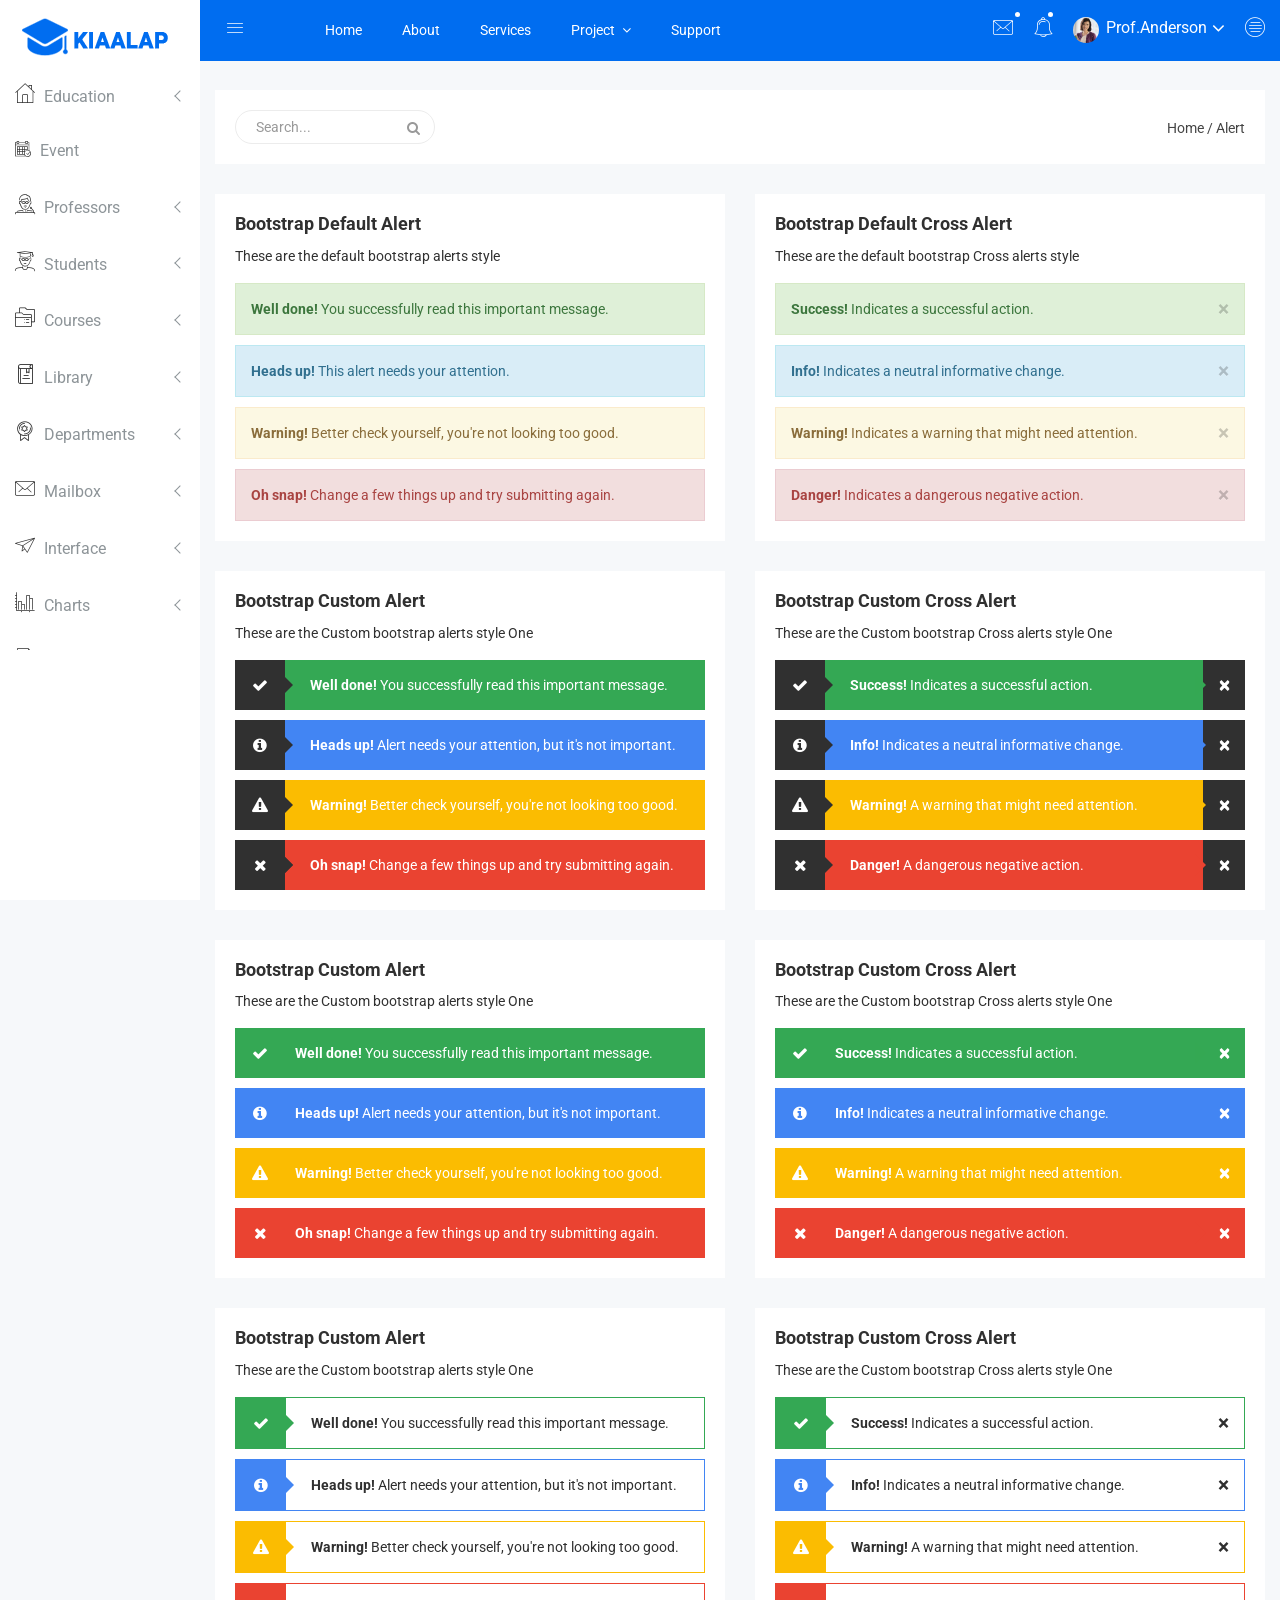
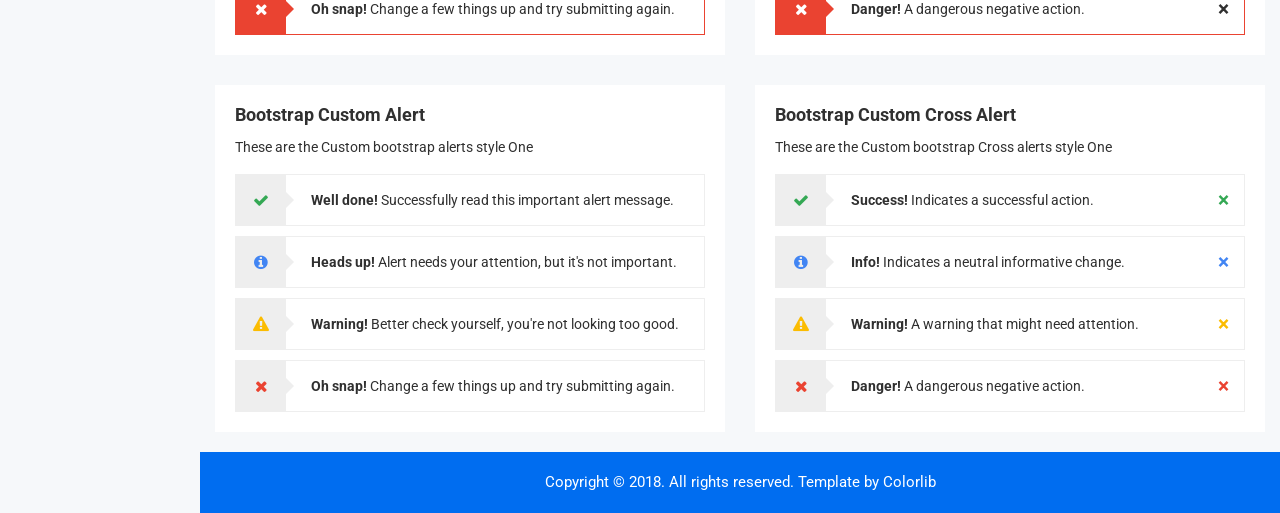
<file: alerts.html>
<!doctype html>
<html class="no-js" lang="en">

<head>
    <meta charset="utf-8">
    <meta http-equiv="x-ua-compatible" content="ie=edge">
    <title>Alert | Kiaalap - Kiaalap Admin Template</title>
    <meta name="description" content="">
    <meta name="viewport" content="width=device-width, initial-scale=1">
    <!-- favicon
		============================================ -->
    <link rel="shortcut icon" type="image/x-icon" href="img/favicon.ico">
    <!-- Google Fonts
		============================================ -->
    <link href="https://fonts.googleapis.com/css?family=Roboto:100,300,400,700,900" rel="stylesheet">
    <!-- Bootstrap CSS
		============================================ -->
    <link rel="stylesheet" href="css/bootstrap.min.css">
    <!-- Bootstrap CSS
		============================================ -->
    <link rel="stylesheet" href="css/font-awesome.min.css">
    <!-- owl.carousel CSS
		============================================ -->
    <link rel="stylesheet" href="css/owl.carousel.css">
    <link rel="stylesheet" href="css/owl.theme.css">
    <link rel="stylesheet" href="css/owl.transitions.css">
    <!-- animate CSS
		============================================ -->
    <link rel="stylesheet" href="css/animate.css">
    <!-- normalize CSS
		============================================ -->
    <link rel="stylesheet" href="css/normalize.css">
    <!-- meanmenu icon CSS
		============================================ -->
    <link rel="stylesheet" href="css/meanmenu.min.css">
    <!-- main CSS
		============================================ -->
    <link rel="stylesheet" href="css/main.css">
    <!-- educate icon CSS
		============================================ -->
    <link rel="stylesheet" href="css/educate-custon-icon.css">
    <!-- morrisjs CSS
		============================================ -->
    <link rel="stylesheet" href="css/morrisjs/morris.css">
    <!-- mCustomScrollbar CSS
		============================================ -->
    <link rel="stylesheet" href="css/scrollbar/jquery.mCustomScrollbar.min.css">
    <!-- metisMenu CSS
		============================================ -->
    <link rel="stylesheet" href="css/metisMenu/metisMenu.min.css">
    <link rel="stylesheet" href="css/metisMenu/metisMenu-vertical.css">
    <!-- calendar CSS
		============================================ -->
    <link rel="stylesheet" href="css/calendar/fullcalendar.min.css">
    <link rel="stylesheet" href="css/calendar/fullcalendar.print.min.css">
    <!-- style CSS
		============================================ -->
    <link rel="stylesheet" href="css/alerts.css">
    <!-- style CSS
		============================================ -->
    <link rel="stylesheet" href="style.css">
    <!-- responsive CSS
		============================================ -->
    <link rel="stylesheet" href="css/responsive.css">
    <!-- modernizr JS
		============================================ -->
    <script src="js/vendor/modernizr-2.8.3.min.js"></script>
</head>

<body>
    <!--[if lt IE 8]>
		<p class="browserupgrade">You are using an <strong>outdated</strong> browser. Please <a href="http://browsehappy.com/">upgrade your browser</a> to improve your experience.</p>
	<![endif]-->
    <!-- Start Left menu area -->
    <div class="left-sidebar-pro">
        <nav id="sidebar" class="">
            <div class="sidebar-header">
                <a href="index.html"><img class="main-logo" src="img/logo/logo.png" alt="" /></a>
                <strong><a href="index.html"><img src="img/logo/logosn.png" alt="" /></a></strong>
            </div>
            <div class="left-custom-menu-adp-wrap comment-scrollbar">
                <nav class="sidebar-nav left-sidebar-menu-pro">
                    <ul class="metismenu" id="menu1">
                        <li>
                            <a class="has-arrow" href="index.html">
								   <span class="educate-icon educate-home icon-wrap"></span>
								   <span class="mini-click-non">Education</span>
								</a>
                            <ul class="submenu-angle" aria-expanded="true">
                                <li><a title="Dashboard v.1" href="index.html"><span class="mini-sub-pro">Dashboard v.1</span></a></li>
                                <li><a title="Dashboard v.2" href="index-1.html"><span class="mini-sub-pro">Dashboard v.2</span></a></li>
                                <li><a title="Dashboard v.3" href="index-2.html"><span class="mini-sub-pro">Dashboard v.3</span></a></li>
                                <li><a title="Analytics" href="analytics.html"><span class="mini-sub-pro">Analytics</span></a></li>
                                <li><a title="Widgets" href="widgets.html"><span class="mini-sub-pro">Widgets</span></a></li>
                            </ul>
                        </li>
                        <li>
                            <a title="Landing Page" href="events.html" aria-expanded="false"><span class="educate-icon educate-event icon-wrap sub-icon-mg" aria-hidden="true"></span> <span class="mini-click-non">Event</span></a>
                        </li>
                        <li>
                            <a class="has-arrow" href="all-professors.html" aria-expanded="false"><span class="educate-icon educate-professor icon-wrap"></span> <span class="mini-click-non">Professors</span></a>
                            <ul class="submenu-angle" aria-expanded="false">
                                <li><a title="All Professors" href="all-professors.html"><span class="mini-sub-pro">All Professors</span></a></li>
                                <li><a title="Add Professor" href="add-professor.html"><span class="mini-sub-pro">Add Professor</span></a></li>
                                <li><a title="Edit Professor" href="edit-professor.html"><span class="mini-sub-pro">Edit Professor</span></a></li>
                                <li><a title="Professor Profile" href="professor-profile.html"><span class="mini-sub-pro">Professor Profile</span></a></li>
                            </ul>
                        </li>
                        <li>
                            <a class="has-arrow" href="all-students.html" aria-expanded="false"><span class="educate-icon educate-student icon-wrap"></span> <span class="mini-click-non">Students</span></a>
                            <ul class="submenu-angle" aria-expanded="false">
                                <li><a title="All Students" href="all-students.html"><span class="mini-sub-pro">All Students</span></a></li>
                                <li><a title="Add Students" href="add-student.html"><span class="mini-sub-pro">Add Student</span></a></li>
                                <li><a title="Edit Students" href="edit-student.html"><span class="mini-sub-pro">Edit Student</span></a></li>
                                <li><a title="Students Profile" href="student-profile.html"><span class="mini-sub-pro">Student Profile</span></a></li>
                            </ul>
                        </li>
                        <li>
                            <a class="has-arrow" href="all-courses.html" aria-expanded="false"><span class="educate-icon educate-course icon-wrap"></span> <span class="mini-click-non">Courses</span></a>
                            <ul class="submenu-angle" aria-expanded="false">
                                <li><a title="All Courses" href="all-courses.html"><span class="mini-sub-pro">All Courses</span></a></li>
                                <li><a title="Add Courses" href="add-course.html"><span class="mini-sub-pro">Add Course</span></a></li>
                                <li><a title="Edit Courses" href="edit-course.html"><span class="mini-sub-pro">Edit Course</span></a></li>
                                <li><a title="Courses Profile" href="course-info.html"><span class="mini-sub-pro">Courses Info</span></a></li>
                                <li><a title="course Payment" href="course-payment.html"><span class="mini-sub-pro">Courses Payment</span></a></li>
                            </ul>
                        </li>
                        <li>
                            <a class="has-arrow" href="all-courses.html" aria-expanded="false"><span class="educate-icon educate-library icon-wrap"></span> <span class="mini-click-non">Library</span></a>
                            <ul class="submenu-angle" aria-expanded="false">
                                <li><a title="All Library" href="library-assets.html"><span class="mini-sub-pro">Library Assets</span></a></li>
                                <li><a title="Add Library" href="add-library-assets.html"><span class="mini-sub-pro">Add Library Asset</span></a></li>
                                <li><a title="Edit Library" href="edit-library-assets.html"><span class="mini-sub-pro">Edit Library Asset</span></a></li>
                            </ul>
                        </li>
                        <li>
                            <a class="has-arrow" href="all-courses.html" aria-expanded="false"><span class="educate-icon educate-department icon-wrap"></span> <span class="mini-click-non">Departments</span></a>
                            <ul class="submenu-angle" aria-expanded="false">
                                <li><a title="Departments List" href="departments.html"><span class="mini-sub-pro">Departments List</span></a></li>
                                <li><a title="Add Departments" href="add-department.html"><span class="mini-sub-pro">Add Departments</span></a></li>
                                <li><a title="Edit Departments" href="edit-department.html"><span class="mini-sub-pro">Edit Departments</span></a></li>
                            </ul>
                        </li>
                        <li>
                            <a class="has-arrow" href="mailbox.html" aria-expanded="false"><span class="educate-icon educate-message icon-wrap"></span> <span class="mini-click-non">Mailbox</span></a>
                            <ul class="submenu-angle" aria-expanded="false">
                                <li><a title="Inbox" href="mailbox.html"><span class="mini-sub-pro">Inbox</span></a></li>
                                <li><a title="View Mail" href="mailbox-view.html"><span class="mini-sub-pro">View Mail</span></a></li>
                                <li><a title="Compose Mail" href="mailbox-compose.html"><span class="mini-sub-pro">Compose Mail</span></a></li>
                            </ul>
                        </li>
                        <li>
                            <a class="has-arrow" href="mailbox.html" aria-expanded="false"><span class="educate-icon educate-interface icon-wrap"></span> <span class="mini-click-non">Interface</span></a>
                            <ul class="submenu-angle interface-mini-nb-dp" aria-expanded="false">
                                <li><a title="Google Map" href="google-map.html"><span class="mini-sub-pro">Google Map</span></a></li>
                                <li><a title="Data Maps" href="data-maps.html"><span class="mini-sub-pro">Data Maps</span></a></li>
                                <li><a title="Pdf Viewer" href="pdf-viewer.html"><span class="mini-sub-pro">Pdf Viewer</span></a></li>
                                <li><a title="X-Editable" href="x-editable.html"><span class="mini-sub-pro">X-Editable</span></a></li>
                                <li><a title="Code Editor" href="code-editor.html"><span class="mini-sub-pro">Code Editor</span></a></li>
                                <li><a title="Tree View" href="tree-view.html"><span class="mini-sub-pro">Tree View</span></a></li>
                                <li><a title="Preloader" href="preloader.html"><span class="mini-sub-pro">Preloader</span></a></li>
                                <li><a title="Images Cropper" href="images-cropper.html"><span class="mini-sub-pro">Images Cropper</span></a></li>
                            </ul>
                        </li>
                        <li>
                            <a class="has-arrow" href="mailbox.html" aria-expanded="false"><span class="educate-icon educate-charts icon-wrap"></span> <span class="mini-click-non">Charts</span></a>
                            <ul class="submenu-angle chart-mini-nb-dp" aria-expanded="false">
                                <li><a title="Bar Charts" href="bar-charts.html"><span class="mini-sub-pro">Bar Charts</span></a></li>
                                <li><a title="Line Charts" href="line-charts.html"><span class="mini-sub-pro">Line Charts</span></a></li>
                                <li><a title="Area Charts" href="area-charts.html"><span class="mini-sub-pro">Area Charts</span></a></li>
                                <li><a title="Rounded Charts" href="rounded-chart.html"><span class="mini-sub-pro">Rounded Charts</span></a></li>
                                <li><a title="C3 Charts" href="c3.html"><span class="mini-sub-pro">C3 Charts</span></a></li>
                                <li><a title="Sparkline Charts" href="sparkline.html"><span class="mini-sub-pro">Sparkline Charts</span></a></li>
                                <li><a title="Peity Charts" href="peity.html"><span class="mini-sub-pro">Peity Charts</span></a></li>
                            </ul>
                        </li>
                        <li>
                            <a class="has-arrow" href="mailbox.html" aria-expanded="false"><span class="educate-icon educate-data-table icon-wrap"></span> <span class="mini-click-non">Data Tables</span></a>
                            <ul class="submenu-angle" aria-expanded="false">
                                <li><a title="Peity Charts" href="static-table.html"><span class="mini-sub-pro">Static Table</span></a></li>
                                <li><a title="Data Table" href="data-table.html"><span class="mini-sub-pro">Data Table</span></a></li>
                            </ul>
                        </li>
                        <li>
                            <a class="has-arrow" href="mailbox.html" aria-expanded="false"><span class="educate-icon educate-form icon-wrap"></span> <span class="mini-click-non">Forms Elements</span></a>
                            <ul class="submenu-angle form-mini-nb-dp" aria-expanded="false">
                                <li><a title="Basic Form Elements" href="basic-form-element.html"><span class="mini-sub-pro">Bc Form Elements</span></a></li>
                                <li><a title="Advance Form Elements" href="advance-form-element.html"><span class="mini-sub-pro">Ad Form Elements</span></a></li>
                                <li><a title="Password Meter" href="password-meter.html"><span class="mini-sub-pro">Password Meter</span></a></li>
                                <li><a title="Multi Upload" href="multi-upload.html"><span class="mini-sub-pro">Multi Upload</span></a></li>
                                <li><a title="Text Editor" href="tinymc.html"><span class="mini-sub-pro">Text Editor</span></a></li>
                                <li><a title="Dual List Box" href="dual-list-box.html"><span class="mini-sub-pro">Dual List Box</span></a></li>
                            </ul>
                        </li>
                        <li class="active">
                            <a class="has-arrow" href="mailbox.html" aria-expanded="false"><span class="educate-icon educate-apps icon-wrap"></span> <span class="mini-click-non">App views</span></a>
                            <ul class="submenu-angle app-mini-nb-dp" aria-expanded="false">
                                <li><a title="Notifications" href="notifications.html"><span class="mini-sub-pro">Notifications</span></a></li>
                                <li><a title="Alerts" href="alerts.html"><span class="mini-sub-pro">Alerts</span></a></li>
                                <li><a title="Modals" href="modals.html"><span class="mini-sub-pro">Modals</span></a></li>
                                <li><a title="Buttons" href="buttons.html"><span class="mini-sub-pro">Buttons</span></a></li>
                                <li><a title="Tabs" href="tabs.html"><span class="mini-sub-pro">Tabs</span></a></li>
                                <li><a title="Accordion" href="accordion.html"><span class="mini-sub-pro">Accordion</span></a></li>
                            </ul>
                        </li>
                        <li id="removable">
                            <a class="has-arrow" href="#" aria-expanded="false"><span class="educate-icon educate-pages icon-wrap"></span> <span class="mini-click-non">Pages</span></a>
                            <ul class="submenu-angle page-mini-nb-dp" aria-expanded="false">
                                <li><a title="Login" href="login.html"><span class="mini-sub-pro">Login</span></a></li>
                                <li><a title="Register" href="register.html"><span class="mini-sub-pro">Register</span></a></li>
                                <li><a title="Lock" href="lock.html"><span class="mini-sub-pro">Lock</span></a></li>
                                <li><a title="Password Recovery" href="password-recovery.html"><span class="mini-sub-pro">Password Recovery</span></a></li>
                                <li><a title="404 Page" href="404.html"><span class="mini-sub-pro">404 Page</span></a></li>
                                <li><a title="500 Page" href="500.html"><span class="mini-sub-pro">500 Page</span></a></li>
                            </ul>
                        </li>
                    </ul>
                </nav>
            </div>
        </nav>
    </div>
    <!-- End Left menu area -->
    <!-- Start Welcome area -->
    <div class="all-content-wrapper">
        <div class="container-fluid">
            <div class="row">
                <div class="col-lg-12 col-md-12 col-sm-12 col-xs-12">
                    <div class="logo-pro">
                        <a href="index.html"><img class="main-logo" src="img/logo/logo.png" alt="" /></a>
                    </div>
                </div>
            </div>
        </div>
        <div class="header-advance-area">
            <div class="header-top-area">
                <div class="container-fluid">
                    <div class="row">
                        <div class="col-lg-12 col-md-12 col-sm-12 col-xs-12">
                            <div class="header-top-wraper">
                                <div class="row">
                                    <div class="col-lg-1 col-md-0 col-sm-1 col-xs-12">
                                        <div class="menu-switcher-pro">
                                            <button type="button" id="sidebarCollapse" class="btn bar-button-pro header-drl-controller-btn btn-info navbar-btn">
													<i class="educate-icon educate-nav"></i>
												</button>
                                        </div>
                                    </div>
                                    <div class="col-lg-6 col-md-7 col-sm-6 col-xs-12">
                                        <div class="header-top-menu tabl-d-n">
                                            <ul class="nav navbar-nav mai-top-nav">
                                                <li class="nav-item"><a href="#" class="nav-link">Home</a>
                                                </li>
                                                <li class="nav-item"><a href="#" class="nav-link">About</a>
                                                </li>
                                                <li class="nav-item"><a href="#" class="nav-link">Services</a>
                                                </li>
                                                <li class="nav-item dropdown res-dis-nn">
                                                    <a href="#" data-toggle="dropdown" role="button" aria-expanded="false" class="nav-link dropdown-toggle">Project <span class="angle-down-topmenu"><i class="fa fa-angle-down"></i></span></a>
                                                    <div role="menu" class="dropdown-menu animated zoomIn">
                                                        <a href="#" class="dropdown-item">Documentation</a>
                                                        <a href="#" class="dropdown-item">Expert Backend</a>
                                                        <a href="#" class="dropdown-item">Expert FrontEnd</a>
                                                        <a href="#" class="dropdown-item">Contact Support</a>
                                                    </div>
                                                </li>
                                                <li class="nav-item"><a href="#" class="nav-link">Support</a>
                                                </li>
                                            </ul>
                                        </div>
                                    </div>
                                    <div class="col-lg-5 col-md-5 col-sm-12 col-xs-12">
                                        <div class="header-right-info">
                                            <ul class="nav navbar-nav mai-top-nav header-right-menu">
                                                <li class="nav-item dropdown">
                                                    <a href="#" data-toggle="dropdown" role="button" aria-expanded="false" class="nav-link dropdown-toggle"><i class="educate-icon educate-message edu-chat-pro" aria-hidden="true"></i><span class="indicator-ms"></span></a>
                                                    <div role="menu" class="author-message-top dropdown-menu animated zoomIn">
                                                        <div class="message-single-top">
                                                            <h1>Message</h1>
                                                        </div>
                                                        <ul class="message-menu">
                                                            <li>
                                                                <a href="#">
                                                                    <div class="message-img">
                                                                        <img src="img/contact/1.jpg" alt="">
                                                                    </div>
                                                                    <div class="message-content">
                                                                        <span class="message-date">16 Sept</span>
                                                                        <h2>Advanda Cro</h2>
                                                                        <p>Please done this project as soon possible.</p>
                                                                    </div>
                                                                </a>
                                                            </li>
                                                            <li>
                                                                <a href="#">
                                                                    <div class="message-img">
                                                                        <img src="img/contact/4.jpg" alt="">
                                                                    </div>
                                                                    <div class="message-content">
                                                                        <span class="message-date">16 Sept</span>
                                                                        <h2>Sulaiman din</h2>
                                                                        <p>Please done this project as soon possible.</p>
                                                                    </div>
                                                                </a>
                                                            </li>
                                                            <li>
                                                                <a href="#">
                                                                    <div class="message-img">
                                                                        <img src="img/contact/3.jpg" alt="">
                                                                    </div>
                                                                    <div class="message-content">
                                                                        <span class="message-date">16 Sept</span>
                                                                        <h2>Victor Jara</h2>
                                                                        <p>Please done this project as soon possible.</p>
                                                                    </div>
                                                                </a>
                                                            </li>
                                                            <li>
                                                                <a href="#">
                                                                    <div class="message-img">
                                                                        <img src="img/contact/2.jpg" alt="">
                                                                    </div>
                                                                    <div class="message-content">
                                                                        <span class="message-date">16 Sept</span>
                                                                        <h2>Victor Jara</h2>
                                                                        <p>Please done this project as soon possible.</p>
                                                                    </div>
                                                                </a>
                                                            </li>
                                                        </ul>
                                                        <div class="message-view">
                                                            <a href="#">View All Messages</a>
                                                        </div>
                                                    </div>
                                                </li>
                                                <li class="nav-item"><a href="#" data-toggle="dropdown" role="button" aria-expanded="false" class="nav-link dropdown-toggle"><i class="educate-icon educate-bell" aria-hidden="true"></i><span class="indicator-nt"></span></a>
                                                    <div role="menu" class="notification-author dropdown-menu animated zoomIn">
                                                        <div class="notification-single-top">
                                                            <h1>Notifications</h1>
                                                        </div>
                                                        <ul class="notification-menu">
                                                            <li>
                                                                <a href="#">
                                                                    <div class="notification-icon">
                                                                        <i class="educate-icon educate-checked edu-checked-pro admin-check-pro" aria-hidden="true"></i>
                                                                    </div>
                                                                    <div class="notification-content">
                                                                        <span class="notification-date">16 Sept</span>
                                                                        <h2>Advanda Cro</h2>
                                                                        <p>Please done this project as soon possible.</p>
                                                                    </div>
                                                                </a>
                                                            </li>
                                                            <li>
                                                                <a href="#">
                                                                    <div class="notification-icon">
                                                                        <i class="fa fa-cloud edu-cloud-computing-down" aria-hidden="true"></i>
                                                                    </div>
                                                                    <div class="notification-content">
                                                                        <span class="notification-date">16 Sept</span>
                                                                        <h2>Sulaiman din</h2>
                                                                        <p>Please done this project as soon possible.</p>
                                                                    </div>
                                                                </a>
                                                            </li>
                                                            <li>
                                                                <a href="#">
                                                                    <div class="notification-icon">
                                                                        <i class="fa fa-eraser edu-shield" aria-hidden="true"></i>
                                                                    </div>
                                                                    <div class="notification-content">
                                                                        <span class="notification-date">16 Sept</span>
                                                                        <h2>Victor Jara</h2>
                                                                        <p>Please done this project as soon possible.</p>
                                                                    </div>
                                                                </a>
                                                            </li>
                                                            <li>
                                                                <a href="#">
                                                                    <div class="notification-icon">
                                                                        <i class="fa fa-line-chart edu-analytics-arrow" aria-hidden="true"></i>
                                                                    </div>
                                                                    <div class="notification-content">
                                                                        <span class="notification-date">16 Sept</span>
                                                                        <h2>Victor Jara</h2>
                                                                        <p>Please done this project as soon possible.</p>
                                                                    </div>
                                                                </a>
                                                            </li>
                                                        </ul>
                                                        <div class="notification-view">
                                                            <a href="#">View All Notification</a>
                                                        </div>
                                                    </div>
                                                </li>
                                                <li class="nav-item">
                                                    <a href="#" data-toggle="dropdown" role="button" aria-expanded="false" class="nav-link dropdown-toggle">
															<img src="img/product/pro4.jpg" alt="" />
															<span class="admin-name">Prof.Anderson</span>
															<i class="fa fa-angle-down edu-icon edu-down-arrow"></i>
														</a>
                                                    <ul role="menu" class="dropdown-header-top author-log dropdown-menu animated zoomIn">
                                                        <li><a href="#"><span class="edu-icon edu-home-admin author-log-ic"></span>My Account</a>
                                                        </li>
                                                        <li><a href="#"><span class="edu-icon edu-user-rounded author-log-ic"></span>My Profile</a>
                                                        </li>
                                                        <li><a href="#"><span class="edu-icon edu-money author-log-ic"></span>User Billing</a>
                                                        </li>
                                                        <li><a href="#"><span class="edu-icon edu-settings author-log-ic"></span>Settings</a>
                                                        </li>
                                                        <li><a href="#"><span class="edu-icon edu-locked author-log-ic"></span>Log Out</a>
                                                        </li>
                                                    </ul>
                                                </li>
                                                <li class="nav-item nav-setting-open"><a href="#" data-toggle="dropdown" role="button" aria-expanded="false" class="nav-link dropdown-toggle"><i class="educate-icon educate-menu"></i></a>

                                                    <div role="menu" class="admintab-wrap menu-setting-wrap menu-setting-wrap-bg dropdown-menu animated zoomIn">
                                                        <ul class="nav nav-tabs custon-set-tab">
                                                            <li class="active"><a data-toggle="tab" href="#Notes">Notes</a>
                                                            </li>
                                                            <li><a data-toggle="tab" href="#Projects">Projects</a>
                                                            </li>
                                                            <li><a data-toggle="tab" href="#Settings">Settings</a>
                                                            </li>
                                                        </ul>

                                                        <div class="tab-content custom-bdr-nt">
                                                            <div id="Notes" class="tab-pane fade in active">
                                                                <div class="notes-area-wrap">
                                                                    <div class="note-heading-indicate">
                                                                        <h2><i class="fa fa-comments-o"></i> Latest Notes</h2>
                                                                        <p>You have 10 new message.</p>
                                                                    </div>
                                                                    <div class="notes-list-area notes-menu-scrollbar">
                                                                        <ul class="notes-menu-list">
                                                                            <li>
                                                                                <a href="#">
                                                                                    <div class="notes-list-flow">
                                                                                        <div class="notes-img">
                                                                                            <img src="img/contact/4.jpg" alt="" />
                                                                                        </div>
                                                                                        <div class="notes-content">
                                                                                            <p> The point of using Lorem Ipsum is that it has a more-or-less normal.</p>
                                                                                            <span>Yesterday 2:45 pm</span>
                                                                                        </div>
                                                                                    </div>
                                                                                </a>
                                                                            </li>
                                                                            <li>
                                                                                <a href="#">
                                                                                    <div class="notes-list-flow">
                                                                                        <div class="notes-img">
                                                                                            <img src="img/contact/1.jpg" alt="" />
                                                                                        </div>
                                                                                        <div class="notes-content">
                                                                                            <p> The point of using Lorem Ipsum is that it has a more-or-less normal.</p>
                                                                                            <span>Yesterday 2:45 pm</span>
                                                                                        </div>
                                                                                    </div>
                                                                                </a>
                                                                            </li>
                                                                            <li>
                                                                                <a href="#">
                                                                                    <div class="notes-list-flow">
                                                                                        <div class="notes-img">
                                                                                            <img src="img/contact/2.jpg" alt="" />
                                                                                        </div>
                                                                                        <div class="notes-content">
                                                                                            <p> The point of using Lorem Ipsum is that it has a more-or-less normal.</p>
                                                                                            <span>Yesterday 2:45 pm</span>
                                                                                        </div>
                                                                                    </div>
                                                                                </a>
                                                                            </li>
                                                                            <li>
                                                                                <a href="#">
                                                                                    <div class="notes-list-flow">
                                                                                        <div class="notes-img">
                                                                                            <img src="img/contact/3.jpg" alt="" />
                                                                                        </div>
                                                                                        <div class="notes-content">
                                                                                            <p> The point of using Lorem Ipsum is that it has a more-or-less normal.</p>
                                                                                            <span>Yesterday 2:45 pm</span>
                                                                                        </div>
                                                                                    </div>
                                                                                </a>
                                                                            </li>
                                                                            <li>
                                                                                <a href="#">
                                                                                    <div class="notes-list-flow">
                                                                                        <div class="notes-img">
                                                                                            <img src="img/contact/4.jpg" alt="" />
                                                                                        </div>
                                                                                        <div class="notes-content">
                                                                                            <p> The point of using Lorem Ipsum is that it has a more-or-less normal.</p>
                                                                                            <span>Yesterday 2:45 pm</span>
                                                                                        </div>
                                                                                    </div>
                                                                                </a>
                                                                            </li>
                                                                            <li>
                                                                                <a href="#">
                                                                                    <div class="notes-list-flow">
                                                                                        <div class="notes-img">
                                                                                            <img src="img/contact/1.jpg" alt="" />
                                                                                        </div>
                                                                                        <div class="notes-content">
                                                                                            <p> The point of using Lorem Ipsum is that it has a more-or-less normal.</p>
                                                                                            <span>Yesterday 2:45 pm</span>
                                                                                        </div>
                                                                                    </div>
                                                                                </a>
                                                                            </li>
                                                                            <li>
                                                                                <a href="#">
                                                                                    <div class="notes-list-flow">
                                                                                        <div class="notes-img">
                                                                                            <img src="img/contact/2.jpg" alt="" />
                                                                                        </div>
                                                                                        <div class="notes-content">
                                                                                            <p> The point of using Lorem Ipsum is that it has a more-or-less normal.</p>
                                                                                            <span>Yesterday 2:45 pm</span>
                                                                                        </div>
                                                                                    </div>
                                                                                </a>
                                                                            </li>
                                                                            <li>
                                                                                <a href="#">
                                                                                    <div class="notes-list-flow">
                                                                                        <div class="notes-img">
                                                                                            <img src="img/contact/1.jpg" alt="" />
                                                                                        </div>
                                                                                        <div class="notes-content">
                                                                                            <p> The point of using Lorem Ipsum is that it has a more-or-less normal.</p>
                                                                                            <span>Yesterday 2:45 pm</span>
                                                                                        </div>
                                                                                    </div>
                                                                                </a>
                                                                            </li>
                                                                            <li>
                                                                                <a href="#">
                                                                                    <div class="notes-list-flow">
                                                                                        <div class="notes-img">
                                                                                            <img src="img/contact/2.jpg" alt="" />
                                                                                        </div>
                                                                                        <div class="notes-content">
                                                                                            <p> The point of using Lorem Ipsum is that it has a more-or-less normal.</p>
                                                                                            <span>Yesterday 2:45 pm</span>
                                                                                        </div>
                                                                                    </div>
                                                                                </a>
                                                                            </li>
                                                                            <li>
                                                                                <a href="#">
                                                                                    <div class="notes-list-flow">
                                                                                        <div class="notes-img">
                                                                                            <img src="img/contact/3.jpg" alt="" />
                                                                                        </div>
                                                                                        <div class="notes-content">
                                                                                            <p> The point of using Lorem Ipsum is that it has a more-or-less normal.</p>
                                                                                            <span>Yesterday 2:45 pm</span>
                                                                                        </div>
                                                                                    </div>
                                                                                </a>
                                                                            </li>
                                                                        </ul>
                                                                    </div>
                                                                </div>
                                                            </div>
                                                            <div id="Projects" class="tab-pane fade">
                                                                <div class="projects-settings-wrap">
                                                                    <div class="note-heading-indicate">
                                                                        <h2><i class="fa fa-cube"></i> Latest projects</h2>
                                                                        <p> You have 20 projects. 5 not completed.</p>
                                                                    </div>
                                                                    <div class="project-st-list-area project-st-menu-scrollbar">
                                                                        <ul class="projects-st-menu-list">
                                                                            <li>
                                                                                <a href="#">
                                                                                    <div class="project-list-flow">
                                                                                        <div class="projects-st-heading">
                                                                                            <h2>Web Development</h2>
                                                                                            <p> The point of using Lorem Ipsum is that it has a more or less normal.</p>
                                                                                            <span class="project-st-time">1 hours ago</span>
                                                                                        </div>
                                                                                        <div class="projects-st-content">
                                                                                            <p>Completion with: 28%</p>
                                                                                            <div class="progress progress-mini">
                                                                                                <div style="width: 28%;" class="progress-bar progress-bar-danger hd-tp-1"></div>
                                                                                            </div>
                                                                                            <p>Project end: 4:00 pm - 12.06.2014</p>
                                                                                        </div>
                                                                                    </div>
                                                                                </a>
                                                                            </li>
                                                                            <li>
                                                                                <a href="#">
                                                                                    <div class="project-list-flow">
                                                                                        <div class="projects-st-heading">
                                                                                            <h2>Software Development</h2>
                                                                                            <p> The point of using Lorem Ipsum is that it has a more or less normal.</p>
                                                                                            <span class="project-st-time">2 hours ago</span>
                                                                                        </div>
                                                                                        <div class="projects-st-content project-rating-cl">
                                                                                            <p>Completion with: 68%</p>
                                                                                            <div class="progress progress-mini">
                                                                                                <div style="width: 68%;" class="progress-bar hd-tp-2"></div>
                                                                                            </div>
                                                                                            <p>Project end: 4:00 pm - 12.06.2014</p>
                                                                                        </div>
                                                                                    </div>
                                                                                </a>
                                                                            </li>
                                                                            <li>
                                                                                <a href="#">
                                                                                    <div class="project-list-flow">
                                                                                        <div class="projects-st-heading">
                                                                                            <h2>Graphic Design</h2>
                                                                                            <p> The point of using Lorem Ipsum is that it has a more or less normal.</p>
                                                                                            <span class="project-st-time">3 hours ago</span>
                                                                                        </div>
                                                                                        <div class="projects-st-content">
                                                                                            <p>Completion with: 78%</p>
                                                                                            <div class="progress progress-mini">
                                                                                                <div style="width: 78%;" class="progress-bar hd-tp-3"></div>
                                                                                            </div>
                                                                                            <p>Project end: 4:00 pm - 12.06.2014</p>
                                                                                        </div>
                                                                                    </div>
                                                                                </a>
                                                                            </li>
                                                                            <li>
                                                                                <a href="#">
                                                                                    <div class="project-list-flow">
                                                                                        <div class="projects-st-heading">
                                                                                            <h2>Web Design</h2>
                                                                                            <p> The point of using Lorem Ipsum is that it has a more or less normal.</p>
                                                                                            <span class="project-st-time">4 hours ago</span>
                                                                                        </div>
                                                                                        <div class="projects-st-content project-rating-cl2">
                                                                                            <p>Completion with: 38%</p>
                                                                                            <div class="progress progress-mini">
                                                                                                <div style="width: 38%;" class="progress-bar progress-bar-danger hd-tp-4"></div>
                                                                                            </div>
                                                                                            <p>Project end: 4:00 pm - 12.06.2014</p>
                                                                                        </div>
                                                                                    </div>
                                                                                </a>
                                                                            </li>
                                                                            <li>
                                                                                <a href="#">
                                                                                    <div class="project-list-flow">
                                                                                        <div class="projects-st-heading">
                                                                                            <h2>Business Card</h2>
                                                                                            <p> The point of using Lorem Ipsum is that it has a more or less normal.</p>
                                                                                            <span class="project-st-time">5 hours ago</span>
                                                                                        </div>
                                                                                        <div class="projects-st-content">
                                                                                            <p>Completion with: 28%</p>
                                                                                            <div class="progress progress-mini">
                                                                                                <div style="width: 28%;" class="progress-bar progress-bar-danger hd-tp-5"></div>
                                                                                            </div>
                                                                                            <p>Project end: 4:00 pm - 12.06.2014</p>
                                                                                        </div>
                                                                                    </div>
                                                                                </a>
                                                                            </li>
                                                                            <li>
                                                                                <a href="#">
                                                                                    <div class="project-list-flow">
                                                                                        <div class="projects-st-heading">
                                                                                            <h2>Ecommerce Business</h2>
                                                                                            <p> The point of using Lorem Ipsum is that it has a more or less normal.</p>
                                                                                            <span class="project-st-time">6 hours ago</span>
                                                                                        </div>
                                                                                        <div class="projects-st-content project-rating-cl">
                                                                                            <p>Completion with: 68%</p>
                                                                                            <div class="progress progress-mini">
                                                                                                <div style="width: 68%;" class="progress-bar hd-tp-6"></div>
                                                                                            </div>
                                                                                            <p>Project end: 4:00 pm - 12.06.2014</p>
                                                                                        </div>
                                                                                    </div>
                                                                                </a>
                                                                            </li>
                                                                            <li>
                                                                                <a href="#">
                                                                                    <div class="project-list-flow">
                                                                                        <div class="projects-st-heading">
                                                                                            <h2>Woocommerce Plugin</h2>
                                                                                            <p> The point of using Lorem Ipsum is that it has a more or less normal.</p>
                                                                                            <span class="project-st-time">7 hours ago</span>
                                                                                        </div>
                                                                                        <div class="projects-st-content">
                                                                                            <p>Completion with: 78%</p>
                                                                                            <div class="progress progress-mini">
                                                                                                <div style="width: 78%;" class="progress-bar"></div>
                                                                                            </div>
                                                                                            <p>Project end: 4:00 pm - 12.06.2014</p>
                                                                                        </div>
                                                                                    </div>
                                                                                </a>
                                                                            </li>
                                                                            <li>
                                                                                <a href="#">
                                                                                    <div class="project-list-flow">
                                                                                        <div class="projects-st-heading">
                                                                                            <h2>Wordpress Theme</h2>
                                                                                            <p> The point of using Lorem Ipsum is that it has a more or less normal.</p>
                                                                                            <span class="project-st-time">9 hours ago</span>
                                                                                        </div>
                                                                                        <div class="projects-st-content project-rating-cl2">
                                                                                            <p>Completion with: 38%</p>
                                                                                            <div class="progress progress-mini">
                                                                                                <div style="width: 38%;" class="progress-bar progress-bar-danger"></div>
                                                                                            </div>
                                                                                            <p>Project end: 4:00 pm - 12.06.2014</p>
                                                                                        </div>
                                                                                    </div>
                                                                                </a>
                                                                            </li>
                                                                        </ul>
                                                                    </div>
                                                                </div>
                                                            </div>
                                                            <div id="Settings" class="tab-pane fade">
                                                                <div class="setting-panel-area">
                                                                    <div class="note-heading-indicate">
                                                                        <h2><i class="fa fa-gears"></i> Settings Panel</h2>
                                                                        <p> You have 20 Settings. 5 not completed.</p>
                                                                    </div>
                                                                    <ul class="setting-panel-list">
                                                                        <li>
                                                                            <div class="checkbox-setting-pro">
                                                                                <div class="checkbox-title-pro">
                                                                                    <h2>Show notifications</h2>
                                                                                    <div class="ts-custom-check">
                                                                                        <div class="onoffswitch">
                                                                                            <input type="checkbox" name="collapsemenu" class="onoffswitch-checkbox" id="example">
                                                                                            <label class="onoffswitch-label" for="example">
																									<span class="onoffswitch-inner"></span>
																									<span class="onoffswitch-switch"></span>
																								</label>
                                                                                        </div>
                                                                                    </div>
                                                                                </div>
                                                                            </div>
                                                                        </li>
                                                                        <li>
                                                                            <div class="checkbox-setting-pro">
                                                                                <div class="checkbox-title-pro">
                                                                                    <h2>Disable Chat</h2>
                                                                                    <div class="ts-custom-check">
                                                                                        <div class="onoffswitch">
                                                                                            <input type="checkbox" name="collapsemenu" class="onoffswitch-checkbox" id="example3">
                                                                                            <label class="onoffswitch-label" for="example3">
																									<span class="onoffswitch-inner"></span>
																									<span class="onoffswitch-switch"></span>
																								</label>
                                                                                        </div>
                                                                                    </div>
                                                                                </div>
                                                                            </div>
                                                                        </li>
                                                                        <li>
                                                                            <div class="checkbox-setting-pro">
                                                                                <div class="checkbox-title-pro">
                                                                                    <h2>Enable history</h2>
                                                                                    <div class="ts-custom-check">
                                                                                        <div class="onoffswitch">
                                                                                            <input type="checkbox" name="collapsemenu" class="onoffswitch-checkbox" id="example4">
                                                                                            <label class="onoffswitch-label" for="example4">
																									<span class="onoffswitch-inner"></span>
																									<span class="onoffswitch-switch"></span>
																								</label>
                                                                                        </div>
                                                                                    </div>
                                                                                </div>
                                                                            </div>
                                                                        </li>
                                                                        <li>
                                                                            <div class="checkbox-setting-pro">
                                                                                <div class="checkbox-title-pro">
                                                                                    <h2>Show charts</h2>
                                                                                    <div class="ts-custom-check">
                                                                                        <div class="onoffswitch">
                                                                                            <input type="checkbox" name="collapsemenu" class="onoffswitch-checkbox" id="example7">
                                                                                            <label class="onoffswitch-label" for="example7">
																									<span class="onoffswitch-inner"></span>
																									<span class="onoffswitch-switch"></span>
																								</label>
                                                                                        </div>
                                                                                    </div>
                                                                                </div>
                                                                            </div>
                                                                        </li>
                                                                        <li>
                                                                            <div class="checkbox-setting-pro">
                                                                                <div class="checkbox-title-pro">
                                                                                    <h2>Update everyday</h2>
                                                                                    <div class="ts-custom-check">
                                                                                        <div class="onoffswitch">
                                                                                            <input type="checkbox" name="collapsemenu" checked="" class="onoffswitch-checkbox" id="example2">
                                                                                            <label class="onoffswitch-label" for="example2">
																									<span class="onoffswitch-inner"></span>
																									<span class="onoffswitch-switch"></span>
																								</label>
                                                                                        </div>
                                                                                    </div>
                                                                                </div>
                                                                            </div>
                                                                        </li>
                                                                        <li>
                                                                            <div class="checkbox-setting-pro">
                                                                                <div class="checkbox-title-pro">
                                                                                    <h2>Global search</h2>
                                                                                    <div class="ts-custom-check">
                                                                                        <div class="onoffswitch">
                                                                                            <input type="checkbox" name="collapsemenu" checked="" class="onoffswitch-checkbox" id="example6">
                                                                                            <label class="onoffswitch-label" for="example6">
																									<span class="onoffswitch-inner"></span>
																									<span class="onoffswitch-switch"></span>
																								</label>
                                                                                        </div>
                                                                                    </div>
                                                                                </div>
                                                                            </div>
                                                                        </li>
                                                                        <li>
                                                                            <div class="checkbox-setting-pro">
                                                                                <div class="checkbox-title-pro">
                                                                                    <h2>Offline users</h2>
                                                                                    <div class="ts-custom-check">
                                                                                        <div class="onoffswitch">
                                                                                            <input type="checkbox" name="collapsemenu" checked="" class="onoffswitch-checkbox" id="example5">
                                                                                            <label class="onoffswitch-label" for="example5">
																									<span class="onoffswitch-inner"></span>
																									<span class="onoffswitch-switch"></span>
																								</label>
                                                                                        </div>
                                                                                    </div>
                                                                                </div>
                                                                            </div>
                                                                        </li>
                                                                    </ul>

                                                                </div>
                                                            </div>
                                                        </div>
                                                    </div>
                                                </li>
                                            </ul>
                                        </div>
                                    </div>
                                </div>
                            </div>
                        </div>
                    </div>
                </div>
            </div>
            <!-- Mobile Menu start -->
            <div class="mobile-menu-area">
                <div class="container">
                    <div class="row">
                        <div class="col-lg-12 col-md-12 col-sm-12 col-xs-12">
                            <div class="mobile-menu">
                                <nav id="dropdown">
                                    <ul class="mobile-menu-nav">
                                        <li><a data-toggle="collapse" data-target="#Charts" href="#">Home <span class="admin-project-icon edu-icon edu-down-arrow"></span></a>
                                            <ul class="collapse dropdown-header-top">
                                                <li><a href="index.html">Dashboard v.1</a></li>
                                                <li><a href="index-1.html">Dashboard v.2</a></li>
                                                <li><a href="index-3.html">Dashboard v.3</a></li>
                                                <li><a href="analytics.html">Analytics</a></li>
                                                <li><a href="widgets.html">Widgets</a></li>
                                            </ul>
                                        </li>
                                        <li><a href="events.html">Event</a></li>
                                        <li><a data-toggle="collapse" data-target="#demoevent" href="#">Professors <span class="admin-project-icon edu-icon edu-down-arrow"></span></a>
                                            <ul id="demoevent" class="collapse dropdown-header-top">
                                                <li><a href="all-professors.html">All Professors</a>
                                                </li>
                                                <li><a href="add-professor.html">Add Professor</a>
                                                </li>
                                                <li><a href="edit-professor.html">Edit Professor</a>
                                                </li>
                                                <li><a href="professor-profile.html">Professor Profile</a>
                                                </li>
                                            </ul>
                                        </li>
                                        <li><a data-toggle="collapse" data-target="#demopro" href="#">Students <span class="admin-project-icon edu-icon edu-down-arrow"></span></a>
                                            <ul id="demopro" class="collapse dropdown-header-top">
                                                <li><a href="all-students.html">All Students</a>
                                                </li>
                                                <li><a href="add-student.html">Add Student</a>
                                                </li>
                                                <li><a href="edit-student.html">Edit Student</a>
                                                </li>
                                                <li><a href="student-profile.html">Student Profile</a>
                                                </li>
                                            </ul>
                                        </li>
                                        <li><a data-toggle="collapse" data-target="#democrou" href="#">Courses <span class="admin-project-icon edu-icon edu-down-arrow"></span></a>
                                            <ul id="democrou" class="collapse dropdown-header-top">
                                                <li><a href="all-courses.html">All Courses</a>
                                                </li>
                                                <li><a href="add-course.html">Add Course</a>
                                                </li>
                                                <li><a href="edit-course.html">Edit Course</a>
                                                </li>
                                                <li><a href="course-profile.html">Courses Info</a>
                                                </li>
                                                <li><a href="course-payment.html">Courses Payment</a>
                                                </li>
                                            </ul>
                                        </li>
                                        <li><a data-toggle="collapse" data-target="#demolibra" href="#">Library <span class="admin-project-icon edu-icon edu-down-arrow"></span></a>
                                            <ul id="demolibra" class="collapse dropdown-header-top">
                                                <li><a href="library-assets.html">Library Assets</a>
                                                </li>
                                                <li><a href="add-library-assets.html">Add Library Asset</a>
                                                </li>
                                                <li><a href="edit-library-assets.html">Edit Library Asset</a>
                                                </li>
                                            </ul>
                                        </li>
                                        <li><a data-toggle="collapse" data-target="#demodepart" href="#">Departments <span class="admin-project-icon edu-icon edu-down-arrow"></span></a>
                                            <ul id="demodepart" class="collapse dropdown-header-top">
                                                <li><a href="departments.html">Departments List</a>
                                                </li>
                                                <li><a href="add-department.html">Add Departments</a>
                                                </li>
                                                <li><a href="edit-department.html">Edit Departments</a>
                                                </li>
                                            </ul>
                                        </li>
                                        <li><a data-toggle="collapse" data-target="#demomi" href="#">Mailbox <span class="admin-project-icon edu-icon edu-down-arrow"></span></a>
                                            <ul id="demomi" class="collapse dropdown-header-top">
                                                <li><a href="mailbox.html">Inbox</a>
                                                </li>
                                                <li><a href="mailbox-view.html">View Mail</a>
                                                </li>
                                                <li><a href="mailbox-compose.html">Compose Mail</a>
                                                </li>
                                            </ul>
                                        </li>
                                        <li><a data-toggle="collapse" data-target="#Miscellaneousmob" href="#">Interface <span class="admin-project-icon edu-icon edu-down-arrow"></span></a>
                                            <ul id="Miscellaneousmob" class="collapse dropdown-header-top">
                                                <li><a href="google-map.html">Google Map</a>
                                                </li>
                                                <li><a href="data-maps.html">Data Maps</a>
                                                </li>
                                                <li><a href="pdf-viewer.html">Pdf Viewer</a>
                                                </li>
                                                <li><a href="x-editable.html">X-Editable</a>
                                                </li>
                                                <li><a href="code-editor.html">Code Editor</a>
                                                </li>
                                                <li><a href="tree-view.html">Tree View</a>
                                                </li>
                                                <li><a href="preloader.html">Preloader</a>
                                                </li>
                                                <li><a href="images-cropper.html">Images Cropper</a>
                                                </li>
                                            </ul>
                                        </li>
                                        <li><a data-toggle="collapse" data-target="#Chartsmob" href="#">Charts <span class="admin-project-icon edu-icon edu-down-arrow"></span></a>
                                            <ul id="Chartsmob" class="collapse dropdown-header-top">
                                                <li><a href="bar-charts.html">Bar Charts</a>
                                                </li>
                                                <li><a href="line-charts.html">Line Charts</a>
                                                </li>
                                                <li><a href="area-charts.html">Area Charts</a>
                                                </li>
                                                <li><a href="rounded-chart.html">Rounded Charts</a>
                                                </li>
                                                <li><a href="c3.html">C3 Charts</a>
                                                </li>
                                                <li><a href="sparkline.html">Sparkline Charts</a>
                                                </li>
                                                <li><a href="peity.html">Peity Charts</a>
                                                </li>
                                            </ul>
                                        </li>
                                        <li><a data-toggle="collapse" data-target="#Tablesmob" href="#">Tables <span class="admin-project-icon edu-icon edu-down-arrow"></span></a>
                                            <ul id="Tablesmob" class="collapse dropdown-header-top">
                                                <li><a href="static-table.html">Static Table</a>
                                                </li>
                                                <li><a href="data-table.html">Data Table</a>
                                                </li>
                                            </ul>
                                        </li>
                                        <li><a data-toggle="collapse" data-target="#formsmob" href="#">Forms <span class="admin-project-icon edu-icon edu-down-arrow"></span></a>
                                            <ul id="formsmob" class="collapse dropdown-header-top">
                                                <li><a href="basic-form-element.html">Basic Form Elements</a>
                                                </li>
                                                <li><a href="advance-form-element.html">Advanced Form Elements</a>
                                                </li>
                                                <li><a href="password-meter.html">Password Meter</a>
                                                </li>
                                                <li><a href="multi-upload.html">Multi Upload</a>
                                                </li>
                                                <li><a href="tinymc.html">Text Editor</a>
                                                </li>
                                                <li><a href="dual-list-box.html">Dual List Box</a>
                                                </li>
                                            </ul>
                                        </li>
                                        <li><a data-toggle="collapse" data-target="#Appviewsmob" href="#">App views <span class="admin-project-icon edu-icon edu-down-arrow"></span></a>
                                            <ul id="Appviewsmob" class="collapse dropdown-header-top">
                                                <li><a href="basic-form-element.html">Basic Form Elements</a>
                                                </li>
                                                <li><a href="advance-form-element.html">Advanced Form Elements</a>
                                                </li>
                                                <li><a href="password-meter.html">Password Meter</a>
                                                </li>
                                                <li><a href="multi-upload.html">Multi Upload</a>
                                                </li>
                                                <li><a href="tinymc.html">Text Editor</a>
                                                </li>
                                                <li><a href="dual-list-box.html">Dual List Box</a>
                                                </li>
                                            </ul>
                                        </li>
                                        <li><a data-toggle="collapse" data-target="#Pagemob" href="#">Pages <span class="admin-project-icon edu-icon edu-down-arrow"></span></a>
                                            <ul id="Pagemob" class="collapse dropdown-header-top">
                                                <li><a href="login.html">Login</a>
                                                </li>
                                                <li><a href="register.html">Register</a>
                                                </li>
                                                <li><a href="lock.html">Lock</a>
                                                </li>
                                                <li><a href="password-recovery.html">Password Recovery</a>
                                                </li>
                                                <li><a href="404.html">404 Page</a></li>
                                                <li><a href="500.html">500 Page</a></li>
                                            </ul>
                                        </li>
                                    </ul>
                                </nav>
                            </div>
                        </div>
                    </div>
                </div>
            </div>
            <!-- Mobile Menu end -->
            <div class="breadcome-area">
                <div class="container-fluid">
                    <div class="row">
                        <div class="col-lg-12 col-md-12 col-sm-12 col-xs-12">
                            <div class="breadcome-list single-page-breadcome">
                                <div class="row">
                                    <div class="col-lg-6 col-md-6 col-sm-6 col-xs-12">
                                        <div class="breadcome-heading">
                                            <form role="search" class="sr-input-func">
                                                <input type="text" placeholder="Search..." class="search-int form-control">
                                                <a href="#"><i class="fa fa-search"></i></a>
                                            </form>
                                        </div>
                                    </div>
                                    <div class="col-lg-6 col-md-6 col-sm-6 col-xs-12">
                                        <ul class="breadcome-menu">
                                            <li><a href="#">Home</a> <span class="bread-slash">/</span>
                                            </li>
                                            <li><span class="bread-blod">Alert</span>
                                            </li>
                                        </ul>
                                    </div>
                                </div>
                            </div>
                        </div>
                    </div>
                </div>
            </div>
        </div>
        <!-- Alert Start-->
        <div class="alert-area mg-b-15">
            <div class="container-fluid">
                <div class="row">
                    <div class="col-lg-6 col-md-6 col-sm-6 col-xs-12">
                        <div class="alert-wrap1 shadow-inner wrap-alert-b">
                            <div class="alert-title">
                                <h2>Bootstrap Default Alert</h2>
                                <p>These are the default bootstrap alerts style</p>
                            </div>
                            <div class="alert alert-success" role="alert">
                                <strong>Well done!</strong> You successfully read this important message.
                            </div>
                            <div class="alert alert-info" role="alert">
                                <strong>Heads up!</strong> This alert needs your attention.
                            </div>
                            <div class="alert alert-warning" role="alert">
                                <strong>Warning!</strong> Better check yourself, you're not looking too good.
                            </div>
                            <div class="alert alert-danger alert-mg-b" role="alert">
                                <strong>Oh snap!</strong> Change a few things up and try submitting again.
                            </div>
                        </div>
                    </div>
                    <div class="col-lg-6 col-md-6 col-sm-6 col-xs-12">
                        <div class="alert-wrap2 shadow-inner wrap-alert-b">
                            <div class="alert-title">
                                <h2>Bootstrap Default Cross Alert</h2>
                                <p>These are the default bootstrap Cross alerts style</p>
                            </div>
                            <div class="alert alert-success">
                                <button type="button" class="close" data-dismiss="alert" aria-label="Close">
										<span aria-hidden="true">&times;</span>
									</button>
                                <strong>Success!</strong> Indicates a successful action.
                            </div>
                            <div class="alert alert-info">
                                <button type="button" class="close" data-dismiss="alert" aria-label="Close">
										<span aria-hidden="true">&times;</span>
									</button>
                                <strong>Info!</strong> Indicates a neutral informative change.
                            </div>
                            <div class="alert alert-warning">
                                <button type="button" class="close" data-dismiss="alert" aria-label="Close">
										<span aria-hidden="true">&times;</span>
									</button>
                                <strong>Warning!</strong> Indicates a warning that might need attention.
                            </div>
                            <div class="alert alert-danger alert-mg-b">
                                <button type="button" class="close" data-dismiss="alert" aria-label="Close">
										<span aria-hidden="true">&times;</span>
									</button>
                                <strong>Danger!</strong> Indicates a dangerous negative action.
                            </div>
                        </div>
                    </div>
                </div>
                <div class="row">
                    <div class="col-lg-6 col-md-6 col-sm-6 col-xs-12">
                        <div class="alert-icon shadow-inner wrap-alert-b">
                            <div class="alert-title">
                                <h2>Bootstrap Custom Alert</h2>
                                <p>These are the Custom bootstrap alerts style One</p>
                            </div>
                            <div class="alert alert-success alert-st-one" role="alert">
                                <i class="fa fa-check edu-checked-pro admin-check-pro" aria-hidden="true"></i>
                                <p class="message-mg-rt"><strong>Well done!</strong> You successfully read this important message.</p>
                            </div>
                            <div class="alert alert-info alert-st-two" role="alert">
                                <i class="fa fa-info-circle edu-inform admin-check-pro" aria-hidden="true"></i>
                                <p class="message-mg-rt"><strong>Heads up!</strong> Alert needs your attention, but it's not important.</p>
                            </div>
                            <div class="alert alert-warning alert-st-three" role="alert">
                                <i class="fa fa-exclamation-triangle edu-warning-danger admin-check-pro" aria-hidden="true"></i>
                                <p class="message-mg-rt"><strong>Warning!</strong> Better check yourself, you're not looking too good.</p>
                            </div>
                            <div class="alert alert-danger alert-mg-b alert-st-four" role="alert">
                                <i class="fa fa-window-close edu-danger-error admin-check-pro" aria-hidden="true"></i>
                                <i class="fa fa-times edu-danger-error admin-check-pro" aria-hidden="true"></i>
                                <p class="message-mg-rt"><strong>Oh snap!</strong> Change a few things up and try submitting again.</p>
                            </div>
                        </div>
                    </div>
                    <div class="col-lg-6 col-md-6 col-sm-6 col-xs-12">
                        <div class="alert-icon shadow-inner wrap-alert-b">
                            <div class="alert-title">
                                <h2>Bootstrap Custom Cross Alert</h2>
                                <p>These are the Custom bootstrap Cross alerts style One</p>
                            </div>
                            <div class="alert alert-success alert-success-style1">
                                <button type="button" class="close sucess-op" data-dismiss="alert" aria-label="Close">
										<span class="icon-sc-cl" aria-hidden="true">&times;</span>
									</button>
                                <i class="fa fa-check edu-checked-pro admin-check-pro" aria-hidden="true"></i>
                                <p><strong>Success!</strong> Indicates a successful action.</p>
                            </div>
                            <div class="alert alert-info alert-success-style2">
                                <button type="button" class="close sucess-op" data-dismiss="alert" aria-label="Close">
										<span class="icon-sc-cl" aria-hidden="true">&times;</span>
									</button>
                                <i class="fa fa-info-circle edu-inform admin-check-pro" aria-hidden="true"></i>
                                <p><strong>Info!</strong> Indicates a neutral informative change.</p>
                            </div>
                            <div class="alert alert-warning alert-success-style3">
                                <button type="button" class="close sucess-op" data-dismiss="alert" aria-label="Close">
										<span class="icon-sc-cl" aria-hidden="true">&times;</span>
									</button>
                                <i class="fa fa-exclamation-triangle edu-warning-danger admin-check-pro" aria-hidden="true"></i>
                                <p><strong>Warning!</strong> A warning that might need attention.</p>
                            </div>
                            <div class="alert alert-danger alert-mg-b alert-success-style4">
                                <button type="button" class="close sucess-op" data-dismiss="alert" aria-label="Close">
										<span class="icon-sc-cl" aria-hidden="true">&times;</span>
									</button>
                                <i class="fa fa-times edu-danger-error admin-check-pro" aria-hidden="true"></i>
                                <p><strong>Danger!</strong> A dangerous negative action.</p>
                            </div>
                        </div>
                    </div>
                </div>
                <div class="row">
                    <div class="col-lg-6 col-md-6 col-sm-6 col-xs-12">
                        <div class="alert-icon shadow-inner wrap-alert-b">
                            <div class="alert-title">
                                <h2>Bootstrap Custom Alert</h2>
                                <p>These are the Custom bootstrap alerts style One</p>
                            </div>
                            <div class="alert alert-success alert-st-one" role="alert">
                                <i class="fa fa-check edu-checked-pro admin-check-pro admin-check-pro-none" aria-hidden="true"></i>
                                <p class="message-mg-rt message-alert-none"><strong>Well done!</strong> You successfully read this important message.</p>
                            </div>
                            <div class="alert alert-info alert-st-two" role="alert">
                                <i class="fa fa-info-circle edu-inform admin-check-pro admin-check-pro-none" aria-hidden="true"></i>
                                <p class="message-mg-rt message-alert-none"><strong>Heads up!</strong> Alert needs your attention, but it's not important.</p>
                            </div>
                            <div class="alert alert-warning alert-st-three" role="alert">
                                <i class="fa fa-exclamation-triangle edu-warning-danger admin-check-pro admin-check-pro-none" aria-hidden="true"></i>
                                <p class="message-mg-rt message-alert-none"><strong>Warning!</strong> Better check yourself, you're not looking too good.</p>
                            </div>
                            <div class="alert alert-danger alert-mg-b alert-st-four" role="alert">
                                <i class="fa fa-times edu-danger-error admin-check-pro admin-check-pro-none" aria-hidden="true"></i>
                                <p class="message-mg-rt message-alert-none"><strong>Oh snap!</strong> Change a few things up and try submitting again.</p>
                            </div>
                        </div>
                    </div>
                    <div class="col-lg-6 col-md-6 col-sm-6 col-xs-12">
                        <div class="alert-icon shadow-inner wrap-alert-b">
                            <div class="alert-title">
                                <h2>Bootstrap Custom Cross Alert</h2>
                                <p>These are the Custom bootstrap Cross alerts style One</p>
                            </div>
                            <div class="alert alert-success alert-success-style1 alert-success-stylenone">
                                <button type="button" class="close sucess-op" data-dismiss="alert" aria-label="Close">
										<span class="icon-sc-cl" aria-hidden="true">&times;</span>
									</button>
                                <i class="fa fa-check edu-checked-pro admin-check-sucess admin-check-pro-none" aria-hidden="true"></i>
                                <p class="message-alert-none"><strong>Success!</strong> Indicates a successful action.</p>
                            </div>
                            <div class="alert alert-info alert-success-style2 alert-success-stylenone">
                                <button type="button" class="close sucess-op" data-dismiss="alert" aria-label="Close">
										<span class="icon-sc-cl" aria-hidden="true">&times;</span>
									</button>
                                <i class="fa fa-info-circle edu-inform admin-check-sucess admin-check-pro-none" aria-hidden="true"></i>
                                <p class="message-alert-none"><strong>Info!</strong> Indicates a neutral informative change.</p>
                            </div>
                            <div class="alert alert-warning alert-success-style3 alert-success-stylenone">
                                <button type="button" class="close sucess-op" data-dismiss="alert" aria-label="Close">
										<span class="icon-sc-cl" aria-hidden="true">&times;</span>
									</button>
                                <i class="fa fa-exclamation-triangle edu-warning-danger admin-check-pro admin-check-pro-none" aria-hidden="true"></i>
                                <p class="message-alert-none"><strong>Warning!</strong> A warning that might need attention.</p>
                            </div>
                            <div class="alert alert-danger alert-mg-b alert-success-style4 alert-success-stylenone">
                                <button type="button" class="close sucess-op" data-dismiss="alert" aria-label="Close">
										<span class="icon-sc-cl" aria-hidden="true">&times;</span>
									</button>
                                <i class="fa fa-times edu-danger-error admin-check-pro admin-check-pro-none" aria-hidden="true"></i>
                                <p class="message-alert-none"><strong>Danger!</strong> A dangerous negative action.</p>
                            </div>
                        </div>
                    </div>
                </div>
                <div class="row">
                    <div class="col-lg-6 col-md-6 col-sm-6 col-xs-12">
                        <div class="alert-icon shadow-inner wrap-alert-b">
                            <div class="alert-title">
                                <h2>Bootstrap Custom Alert</h2>
                                <p>These are the Custom bootstrap alerts style One</p>
                            </div>
                            <div class="alert alert-success alert-st-one alert-st-bg" role="alert">
                                <i class="fa fa-check edu-checked-pro admin-check-pro admin-check-pro-clr" aria-hidden="true"></i>
                                <p class="message-mg-rt"><strong>Well done!</strong> You successfully read this important message.</p>
                            </div>
                            <div class="alert alert-info alert-st-two alert-st-bg1" role="alert">
                                <i class="fa fa-info-circle edu-inform admin-check-pro admin-check-pro-clr1" aria-hidden="true"></i>
                                <p class="message-mg-rt"><strong>Heads up!</strong> Alert needs your attention, but it's not important.</p>
                            </div>
                            <div class="alert alert-warning alert-st-three alert-st-bg2" role="alert">
                                <i class="fa fa-exclamation-triangle edu-warning-danger admin-check-pro admin-check-pro-clr2" aria-hidden="true"></i>
                                <p class="message-mg-rt"><strong>Warning!</strong> Better check yourself, you're not looking too good.</p>
                            </div>
                            <div class="alert alert-danger alert-mg-b alert-st-four alert-st-bg3" role="alert">
                                <i class="fa fa-times edu-danger-error admin-check-pro admin-check-pro-clr3" aria-hidden="true"></i>
                                <p class="message-mg-rt"><strong>Oh snap!</strong> Change a few things up and try submitting again.</p>
                            </div>
                        </div>
                    </div>
                    <div class="col-lg-6 col-md-6 col-sm-6 col-xs-12">
                        <div class="alert-icon shadow-inner wrap-alert-b">
                            <div class="alert-title">
                                <h2>Bootstrap Custom Cross Alert</h2>
                                <p>These are the Custom bootstrap Cross alerts style One</p>
                            </div>
                            <div class="alert alert-success alert-success-style1 alert-st-bg">
                                <button type="button" class="close sucess-op" data-dismiss="alert" aria-label="Close">
										<span class="icon-sc-cl" aria-hidden="true">&times;</span>
									</button>
                                <i class="fa fa-check edu-checked-pro admin-check-pro admin-check-pro-clr" aria-hidden="true"></i>
                                <p><strong>Success!</strong> Indicates a successful action.</p>
                            </div>
                            <div class="alert alert-info alert-success-style2 alert-st-bg1">
                                <button type="button" class="close sucess-op" data-dismiss="alert" aria-label="Close">
										<span class="icon-sc-cl" aria-hidden="true">&times;</span>
									</button>
                                <i class="fa fa-info-circle edu-inform admin-check-pro admin-check-pro-clr1" aria-hidden="true"></i>
                                <p><strong>Info!</strong> Indicates a neutral informative change.</p>
                            </div>
                            <div class="alert alert-warning alert-success-style3 alert-st-bg2">
                                <button type="button" class="close sucess-op" data-dismiss="alert" aria-label="Close">
										<span class="icon-sc-cl" aria-hidden="true">&times;</span>
									</button>
                                <i class="fa fa-exclamation-triangle edu-warning-danger admin-check-pro admin-check-pro-clr2" aria-hidden="true"></i>
                                <p><strong>Warning!</strong> A warning that might need attention.</p>
                            </div>
                            <div class="alert alert-danger alert-mg-b alert-success-style4 alert-st-bg3">
                                <button type="button" class="close sucess-op" data-dismiss="alert" aria-label="Close">
										<span class="icon-sc-cl" aria-hidden="true">&times;</span>
									</button>
                                <i class="fa fa-times edu-danger-error admin-check-pro admin-check-pro-clr3" aria-hidden="true"></i>
                                <p><strong>Danger!</strong> A dangerous negative action.</p>
                            </div>
                        </div>
                    </div>
                </div>
                <div class="row">
                    <div class="col-lg-6 col-md-6 col-sm-6 col-xs-12">
                        <div class="alert-icon shadow-inner">
                            <div class="alert-title">
                                <h2>Bootstrap Custom Alert</h2>
                                <p>These are the Custom bootstrap alerts style One</p>
                            </div>
                            <div class="alert alert-success alert-st-one alert-st-bg alert-st-bg11" role="alert">
                                <i class="fa fa-check edu-checked-pro admin-check-pro admin-check-pro-clr admin-check-pro-clr11" aria-hidden="true"></i>
                                <p class="message-mg-rt"><strong>Well done!</strong> Successfully read this important alert message.</p>
                            </div>
                            <div class="alert alert-info alert-st-two alert-st-bg1 alert-st-bg12" role="alert">
                                <i class="fa fa-info-circle edu-inform admin-check-pro admin-check-pro-clr1 admin-check-pro-clr12" aria-hidden="true"></i>
                                <p class="message-mg-rt"><strong>Heads up!</strong> Alert needs your attention, but it's not important.</p>
                            </div>
                            <div class="alert alert-warning alert-st-three alert-st-bg2 alert-st-bg13" role="alert">
                                <i class="fa fa-exclamation-triangle edu-warning-danger admin-check-pro admin-check-pro-clr2 admin-check-pro-clr13" aria-hidden="true"></i>
                                <p class="message-mg-rt"><strong>Warning!</strong> Better check yourself, you're not looking too good.</p>
                            </div>
                            <div class="alert alert-danger alert-mg-b alert-st-four alert-st-bg3 alert-st-bg14" role="alert">
                                <i class="fa fa-times edu-danger-error admin-check-pro admin-check-pro-clr3 admin-check-pro-clr14" aria-hidden="true"></i>
                                <p class="message-mg-rt"><strong>Oh snap!</strong> Change a few things up and try submitting again.</p>
                            </div>
                        </div>
                    </div>
                    <div class="col-lg-6 col-md-6 col-sm-6 col-xs-12">
                        <div class="alert-icon shadow-inner res-mg-t-30 table-mg-t-pro-n">
                            <div class="alert-title">
                                <h2>Bootstrap Custom Cross Alert</h2>
                                <p>These are the Custom bootstrap Cross alerts style One</p>
                            </div>
                            <div class="alert alert-success alert-success-style1 alert-st-bg alert-st-bg11">
                                <button type="button" class="close sucess-op" data-dismiss="alert" aria-label="Close">
										<span class="icon-sc-cl" aria-hidden="true">&times;</span>
									</button>
                                <i class="fa fa-check edu-checked-pro admin-check-pro admin-check-pro-clr admin-check-pro-clr11" aria-hidden="true"></i>
                                <p><strong>Success!</strong> Indicates a successful action.</p>
                            </div>
                            <div class="alert alert-info alert-success-style2 alert-st-bg1 alert-st-bg12">
                                <button type="button" class="close sucess-op" data-dismiss="alert" aria-label="Close">
										<span class="icon-sc-cl" aria-hidden="true">&times;</span>
									</button>
                                <i class="fa fa-info-circle edu-inform admin-check-pro admin-check-pro-clr1 admin-check-pro-clr12" aria-hidden="true"></i>
                                <p><strong>Info!</strong> Indicates a neutral informative change.</p>
                            </div>
                            <div class="alert alert-warning alert-success-style3 alert-st-bg2 alert-st-bg13">
                                <button type="button" class="close sucess-op" data-dismiss="alert" aria-label="Close">
										<span class="icon-sc-cl" aria-hidden="true">&times;</span>
									</button>
                                <i class="fa fa-exclamation-triangle edu-warning-danger admin-check-pro admin-check-pro-clr2 admin-check-pro-clr13" aria-hidden="true"></i>
                                <p><strong>Warning!</strong> A warning that might need attention.</p>
                            </div>
                            <div class="alert alert-danger alert-mg-b alert-success-style4 alert-st-bg3 alert-st-bg14">
                                <button type="button" class="close sucess-op" data-dismiss="alert" aria-label="Close">
										<span class="icon-sc-cl" aria-hidden="true">&times;</span>
									</button>
                                <i class="fa fa-times edu-danger-error admin-check-pro admin-check-pro-clr3 admin-check-pro-clr14" aria-hidden="true"></i>
                                <p><strong>Danger!</strong> A dangerous negative action.</p>
                            </div>
                        </div>
                    </div>
                </div>
            </div>
        </div>
        <!-- Alert End-->
        <div class="footer-copyright-area">
            <div class="container-fluid">
                <div class="row">
                    <div class="col-lg-12 col-md-12 col-sm-12 col-xs-12">
                        <div class="footer-copy-right">
                            <p>Copyright © 2018. All rights reserved. Template by <a href="https://colorlib.com/wp/templates/">Colorlib</a></p>
                        </div>
                    </div>
                </div>
            </div>
        </div>
    </div>

    <!-- jquery
		============================================ -->
    <script src="js/vendor/jquery-1.12.4.min.js"></script>
    <!-- bootstrap JS
		============================================ -->
    <script src="js/bootstrap.min.js"></script>
    <!-- wow JS
		============================================ -->
    <script src="js/wow.min.js"></script>
    <!-- price-slider JS
		============================================ -->
    <script src="js/jquery-price-slider.js"></script>
    <!-- meanmenu JS
		============================================ -->
    <script src="js/jquery.meanmenu.js"></script>
    <!-- owl.carousel JS
		============================================ -->
    <script src="js/owl.carousel.min.js"></script>
    <!-- sticky JS
		============================================ -->
    <script src="js/jquery.sticky.js"></script>
    <!-- scrollUp JS
		============================================ -->
    <script src="js/jquery.scrollUp.min.js"></script>
    <!-- mCustomScrollbar JS
		============================================ -->
    <script src="js/scrollbar/jquery.mCustomScrollbar.concat.min.js"></script>
    <script src="js/scrollbar/mCustomScrollbar-active.js"></script>
    <!-- metisMenu JS
		============================================ -->
    <script src="js/metisMenu/metisMenu.min.js"></script>
    <script src="js/metisMenu/metisMenu-active.js"></script>
    <!-- tab JS
		============================================ -->
    <script src="js/tab.js"></script>
    <!-- plugins JS
		============================================ -->
    <script src="js/plugins.js"></script>
    <!-- main JS
		============================================ -->
    <script src="js/main.js"></script>
    <!-- tawk chat JS
		============================================ -->
    <script src="js/tawk-chat.js"></script>
</body>

</html>
</file>
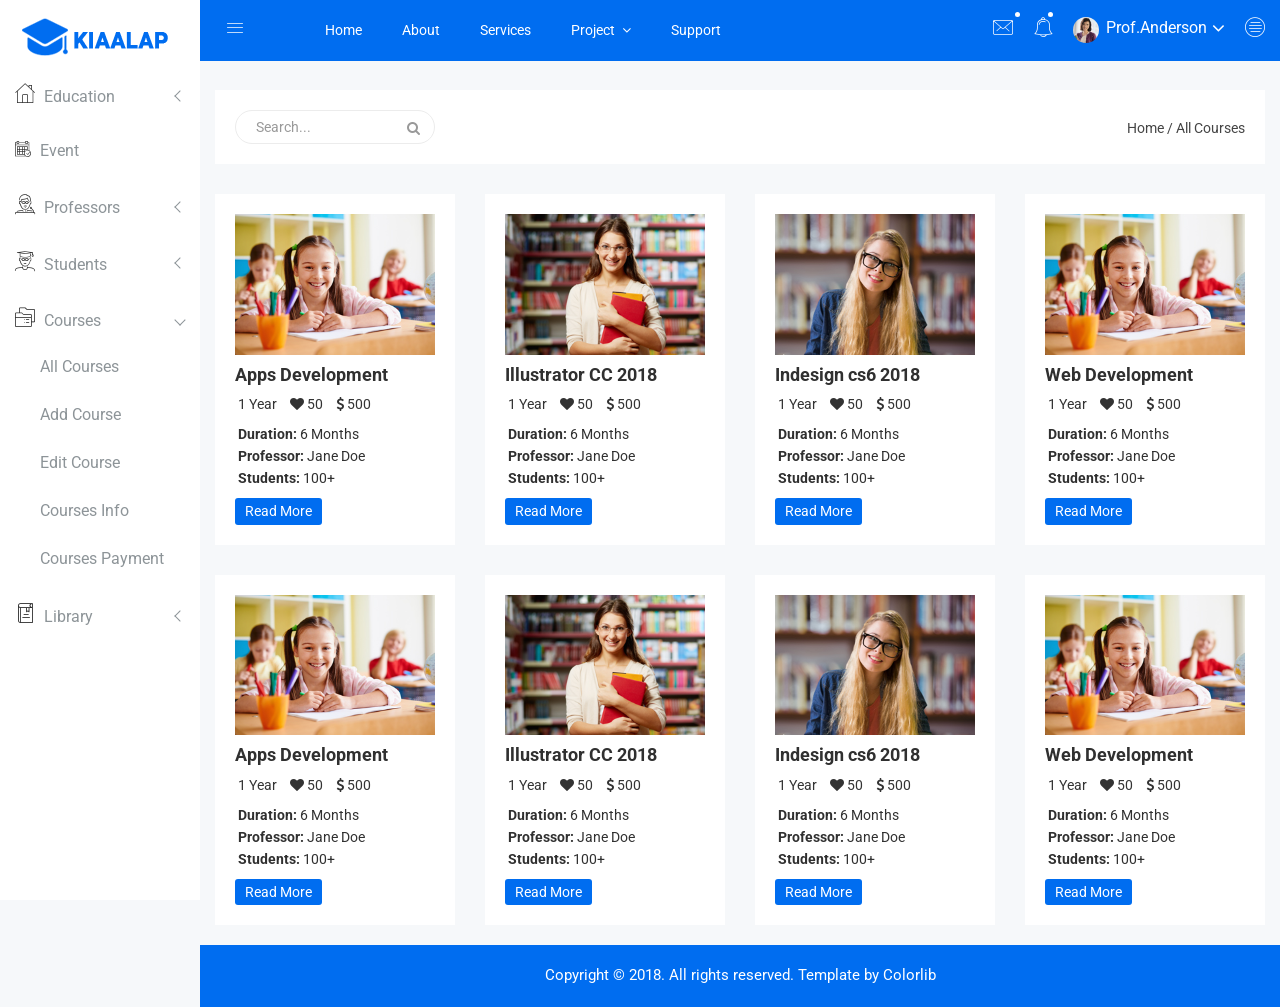
<file: all-courses.html>
<!doctype html>
<html class="no-js" lang="en">

<head>
    <meta charset="utf-8">
    <meta http-equiv="x-ua-compatible" content="ie=edge">
    <title>All Courses | Kiaalap - Kiaalap Admin Template</title>
    <meta name="description" content="">
    <meta name="viewport" content="width=device-width, initial-scale=1">
    <!-- favicon
		============================================ -->
    <link rel="shortcut icon" type="image/x-icon" href="img/favicon.ico">
    <!-- Google Fonts
		============================================ -->
    <link href="https://fonts.googleapis.com/css?family=Roboto:100,300,400,700,900" rel="stylesheet">
    <!-- Bootstrap CSS
		============================================ -->
    <link rel="stylesheet" href="css/bootstrap.min.css">
    <!-- Bootstrap CSS
		============================================ -->
    <link rel="stylesheet" href="css/font-awesome.min.css">
    <!-- owl.carousel CSS
		============================================ -->
    <link rel="stylesheet" href="css/owl.carousel.css">
    <link rel="stylesheet" href="css/owl.theme.css">
    <link rel="stylesheet" href="css/owl.transitions.css">
    <!-- animate CSS
		============================================ -->
    <link rel="stylesheet" href="css/animate.css">
    <!-- normalize CSS
		============================================ -->
    <link rel="stylesheet" href="css/normalize.css">
    <!-- meanmenu icon CSS
		============================================ -->
    <link rel="stylesheet" href="css/meanmenu.min.css">
    <!-- main CSS
		============================================ -->
    <link rel="stylesheet" href="css/main.css">
    <!-- educate icon CSS
		============================================ -->
    <link rel="stylesheet" href="css/educate-custon-icon.css">
    <!-- morrisjs CSS
		============================================ -->
    <link rel="stylesheet" href="css/morrisjs/morris.css">
    <!-- mCustomScrollbar CSS
		============================================ -->
    <link rel="stylesheet" href="css/scrollbar/jquery.mCustomScrollbar.min.css">
    <!-- metisMenu CSS
		============================================ -->
    <link rel="stylesheet" href="css/metisMenu/metisMenu.min.css">
    <link rel="stylesheet" href="css/metisMenu/metisMenu-vertical.css">
    <!-- calendar CSS
		============================================ -->
    <link rel="stylesheet" href="css/calendar/fullcalendar.min.css">
    <link rel="stylesheet" href="css/calendar/fullcalendar.print.min.css">
    <!-- style CSS
		============================================ -->
    <link rel="stylesheet" href="style.css">
    <!-- responsive CSS
		============================================ -->
    <link rel="stylesheet" href="css/responsive.css">
    <!-- modernizr JS
		============================================ -->
    <script src="js/vendor/modernizr-2.8.3.min.js"></script>
</head>

<body>
    <!--[if lt IE 8]>
		<p class="browserupgrade">You are using an <strong>outdated</strong> browser. Please <a href="http://browsehappy.com/">upgrade your browser</a> to improve your experience.</p>
	<![endif]-->
    <!-- Start Left menu area -->
    <div class="left-sidebar-pro">
        <nav id="sidebar" class="">
            <div class="sidebar-header">
                <a href="index.html"><img class="main-logo" src="img/logo/logo.png" alt="" /></a>
                <strong><a href="index.html"><img src="img/logo/logosn.png" alt="" /></a></strong>
            </div>
            <div class="left-custom-menu-adp-wrap comment-scrollbar">
                <nav class="sidebar-nav left-sidebar-menu-pro">
                    <ul class="metismenu" id="menu1">
                        <li>
                            <a class="has-arrow" href="index.html">
								   <span class="educate-icon educate-home icon-wrap"></span>
								   <span class="mini-click-non">Education</span>
								</a>
                            <ul class="submenu-angle" aria-expanded="true">
                                <li><a title="Dashboard v.1" href="index.html"><span class="mini-sub-pro">Dashboard v.1</span></a></li>
                                <li><a title="Dashboard v.2" href="index-1.html"><span class="mini-sub-pro">Dashboard v.2</span></a></li>
                                <li><a title="Dashboard v.3" href="index-2.html"><span class="mini-sub-pro">Dashboard v.3</span></a></li>
                                <li><a title="Analytics" href="analytics.html"><span class="mini-sub-pro">Analytics</span></a></li>
                                <li><a title="Widgets" href="widgets.html"><span class="mini-sub-pro">Widgets</span></a></li>
                            </ul>
                        </li>
                        <li>
                            <a title="Landing Page" href="events.html" aria-expanded="false"><span class="educate-icon educate-event icon-wrap sub-icon-mg" aria-hidden="true"></span> <span class="mini-click-non">Event</span></a>
                        </li>
                        <li>
                            <a class="has-arrow" href="all-professors.html" aria-expanded="false"><span class="educate-icon educate-professor icon-wrap"></span> <span class="mini-click-non">Professors</span></a>
                            <ul class="submenu-angle" aria-expanded="false">
                                <li><a title="All Professors" href="all-professors.html"><span class="mini-sub-pro">All Professors</span></a></li>
                                <li><a title="Add Professor" href="add-professor.html"><span class="mini-sub-pro">Add Professor</span></a></li>
                                <li><a title="Edit Professor" href="edit-professor.html"><span class="mini-sub-pro">Edit Professor</span></a></li>
                                <li><a title="Professor Profile" href="professor-profile.html"><span class="mini-sub-pro">Professor Profile</span></a></li>
                            </ul>
                        </li>
                        <li>
                            <a class="has-arrow" href="all-students.html" aria-expanded="false"><span class="educate-icon educate-student icon-wrap"></span> <span class="mini-click-non">Students</span></a>
                            <ul class="submenu-angle" aria-expanded="false">
                                <li><a title="All Students" href="all-students.html"><span class="mini-sub-pro">All Students</span></a></li>
                                <li><a title="Add Students" href="add-student.html"><span class="mini-sub-pro">Add Student</span></a></li>
                                <li><a title="Edit Students" href="edit-student.html"><span class="mini-sub-pro">Edit Student</span></a></li>
                                <li><a title="Students Profile" href="student-profile.html"><span class="mini-sub-pro">Student Profile</span></a></li>
                            </ul>
                        </li>
                        <li class="active">
                            <a class="has-arrow" href="all-courses.html" aria-expanded="false"><span class="educate-icon educate-course icon-wrap"></span> <span class="mini-click-non">Courses</span></a>
                            <ul class="submenu-angle" aria-expanded="false">
                                <li><a title="All Courses" href="all-courses.html"><span class="mini-sub-pro">All Courses</span></a></li>
                                <li><a title="Add Courses" href="add-course.html"><span class="mini-sub-pro">Add Course</span></a></li>
                                <li><a title="Edit Courses" href="edit-course.html"><span class="mini-sub-pro">Edit Course</span></a></li>
                                <li><a title="Courses Profile" href="course-info.html"><span class="mini-sub-pro">Courses Info</span></a></li>
                                <li><a title="course Payment" href="course-payment.html"><span class="mini-sub-pro">Courses Payment</span></a></li>
                            </ul>
                        </li>
                        <li>
                            <a class="has-arrow" href="all-courses.html" aria-expanded="false"><span class="educate-icon educate-library icon-wrap"></span> <span class="mini-click-non">Library</span></a>
                            <ul class="submenu-angle" aria-expanded="false">
                                <li><a title="All Library" href="library-assets.html"><span class="mini-sub-pro">Library Assets</span></a></li>
                                <li><a title="Add Library" href="add-library-assets.html"><span class="mini-sub-pro">Add Library Asset</span></a></li>
                                <li><a title="Edit Library" href="edit-library-assets.html"><span class="mini-sub-pro">Edit Library Asset</span></a></li>
                            </ul>
                        </li>
                        <li>
                            <a class="has-arrow" href="all-courses.html" aria-expanded="false"><span class="educate-icon educate-department icon-wrap"></span> <span class="mini-click-non">Departments</span></a>
                            <ul class="submenu-angle" aria-expanded="false">
                                <li><a title="Departments List" href="departments.html"><span class="mini-sub-pro">Departments List</span></a></li>
                                <li><a title="Add Departments" href="add-department.html"><span class="mini-sub-pro">Add Departments</span></a></li>
                                <li><a title="Edit Departments" href="edit-department.html"><span class="mini-sub-pro">Edit Departments</span></a></li>
                            </ul>
                        </li>
                        <li>
                            <a class="has-arrow" href="mailbox.html" aria-expanded="false"><span class="educate-icon educate-message icon-wrap"></span> <span class="mini-click-non">Mailbox</span></a>
                            <ul class="submenu-angle" aria-expanded="false">
                                <li><a title="Inbox" href="mailbox.html"><span class="mini-sub-pro">Inbox</span></a></li>
                                <li><a title="View Mail" href="mailbox-view.html"><span class="mini-sub-pro">View Mail</span></a></li>
                                <li><a title="Compose Mail" href="mailbox-compose.html"><span class="mini-sub-pro">Compose Mail</span></a></li>
                            </ul>
                        </li>
                        <li>
                            <a class="has-arrow" href="mailbox.html" aria-expanded="false"><span class="educate-icon educate-interface icon-wrap"></span> <span class="mini-click-non">Interface</span></a>
                            <ul class="submenu-angle interface-mini-nb-dp" aria-expanded="false">
                                <li><a title="Google Map" href="google-map.html"><span class="mini-sub-pro">Google Map</span></a></li>
                                <li><a title="Data Maps" href="data-maps.html"><span class="mini-sub-pro">Data Maps</span></a></li>
                                <li><a title="Pdf Viewer" href="pdf-viewer.html"><span class="mini-sub-pro">Pdf Viewer</span></a></li>
                                <li><a title="X-Editable" href="x-editable.html"><span class="mini-sub-pro">X-Editable</span></a></li>
                                <li><a title="Code Editor" href="code-editor.html"><span class="mini-sub-pro">Code Editor</span></a></li>
                                <li><a title="Tree View" href="tree-view.html"><span class="mini-sub-pro">Tree View</span></a></li>
                                <li><a title="Preloader" href="preloader.html"><span class="mini-sub-pro">Preloader</span></a></li>
                                <li><a title="Images Cropper" href="images-cropper.html"><span class="mini-sub-pro">Images Cropper</span></a></li>
                            </ul>
                        </li>
                        <li>
                            <a class="has-arrow" href="mailbox.html" aria-expanded="false"><span class="educate-icon educate-charts icon-wrap"></span> <span class="mini-click-non">Charts</span></a>
                            <ul class="submenu-angle chart-mini-nb-dp" aria-expanded="false">
                                <li><a title="Bar Charts" href="bar-charts.html"><span class="mini-sub-pro">Bar Charts</span></a></li>
                                <li><a title="Line Charts" href="line-charts.html"><span class="mini-sub-pro">Line Charts</span></a></li>
                                <li><a title="Area Charts" href="area-charts.html"><span class="mini-sub-pro">Area Charts</span></a></li>
                                <li><a title="Rounded Charts" href="rounded-chart.html"><span class="mini-sub-pro">Rounded Charts</span></a></li>
                                <li><a title="C3 Charts" href="c3.html"><span class="mini-sub-pro">C3 Charts</span></a></li>
                                <li><a title="Sparkline Charts" href="sparkline.html"><span class="mini-sub-pro">Sparkline Charts</span></a></li>
                                <li><a title="Peity Charts" href="peity.html"><span class="mini-sub-pro">Peity Charts</span></a></li>
                            </ul>
                        </li>
                        <li>
                            <a class="has-arrow" href="mailbox.html" aria-expanded="false"><span class="educate-icon educate-data-table icon-wrap"></span> <span class="mini-click-non">Data Tables</span></a>
                            <ul class="submenu-angle" aria-expanded="false">
                                <li><a title="Peity Charts" href="static-table.html"><span class="mini-sub-pro">Static Table</span></a></li>
                                <li><a title="Data Table" href="data-table.html"><span class="mini-sub-pro">Data Table</span></a></li>
                            </ul>
                        </li>
                        <li>
                            <a class="has-arrow" href="mailbox.html" aria-expanded="false"><span class="educate-icon educate-form icon-wrap"></span> <span class="mini-click-non">Forms Elements</span></a>
                            <ul class="submenu-angle form-mini-nb-dp" aria-expanded="false">
                                <li><a title="Basic Form Elements" href="basic-form-element.html"><span class="mini-sub-pro">Bc Form Elements</span></a></li>
                                <li><a title="Advance Form Elements" href="advance-form-element.html"><span class="mini-sub-pro">Ad Form Elements</span></a></li>
                                <li><a title="Password Meter" href="password-meter.html"><span class="mini-sub-pro">Password Meter</span></a></li>
                                <li><a title="Multi Upload" href="multi-upload.html"><span class="mini-sub-pro">Multi Upload</span></a></li>
                                <li><a title="Text Editor" href="tinymc.html"><span class="mini-sub-pro">Text Editor</span></a></li>
                                <li><a title="Dual List Box" href="dual-list-box.html"><span class="mini-sub-pro">Dual List Box</span></a></li>
                            </ul>
                        </li>
                        <li>
                            <a class="has-arrow" href="mailbox.html" aria-expanded="false"><span class="educate-icon educate-apps icon-wrap"></span> <span class="mini-click-non">App views</span></a>
                            <ul class="submenu-angle app-mini-nb-dp" aria-expanded="false">
                                <li><a title="Notifications" href="notifications.html"><span class="mini-sub-pro">Notifications</span></a></li>
                                <li><a title="Alerts" href="alerts.html"><span class="mini-sub-pro">Alerts</span></a></li>
                                <li><a title="Modals" href="modals.html"><span class="mini-sub-pro">Modals</span></a></li>
                                <li><a title="Buttons" href="buttons.html"><span class="mini-sub-pro">Buttons</span></a></li>
                                <li><a title="Tabs" href="tabs.html"><span class="mini-sub-pro">Tabs</span></a></li>
                                <li><a title="Accordion" href="accordion.html"><span class="mini-sub-pro">Accordion</span></a></li>
                            </ul>
                        </li>
                        <li id="removable">
                            <a class="has-arrow" href="#" aria-expanded="false"><span class="educate-icon educate-pages icon-wrap"></span> <span class="mini-click-non">Pages</span></a>
                            <ul class="submenu-angle page-mini-nb-dp" aria-expanded="false">
                                <li><a title="Login" href="login.html"><span class="mini-sub-pro">Login</span></a></li>
                                <li><a title="Register" href="register.html"><span class="mini-sub-pro">Register</span></a></li>
                                <li><a title="Lock" href="lock.html"><span class="mini-sub-pro">Lock</span></a></li>
                                <li><a title="Password Recovery" href="password-recovery.html"><span class="mini-sub-pro">Password Recovery</span></a></li>
                                <li><a title="404 Page" href="404.html"><span class="mini-sub-pro">404 Page</span></a></li>
                                <li><a title="500 Page" href="500.html"><span class="mini-sub-pro">500 Page</span></a></li>
                            </ul>
                        </li>
                    </ul>
                </nav>
            </div>
        </nav>
    </div>
    <!-- End Left menu area -->
    <!-- Start Welcome area -->
    <div class="all-content-wrapper">
        <div class="container-fluid">
            <div class="row">
                <div class="col-lg-12 col-md-12 col-sm-12 col-xs-12">
                    <div class="logo-pro">
                        <a href="index.html"><img class="main-logo" src="img/logo/logo.png" alt="" /></a>
                    </div>
                </div>
            </div>
        </div>
        <div class="header-advance-area">
            <div class="header-top-area">
                <div class="container-fluid">
                    <div class="row">
                        <div class="col-lg-12 col-md-12 col-sm-12 col-xs-12">
                            <div class="header-top-wraper">
                                <div class="row">
                                    <div class="col-lg-1 col-md-0 col-sm-1 col-xs-12">
                                        <div class="menu-switcher-pro">
                                            <button type="button" id="sidebarCollapse" class="btn bar-button-pro header-drl-controller-btn btn-info navbar-btn">
													<i class="educate-icon educate-nav"></i>
												</button>
                                        </div>
                                    </div>
                                    <div class="col-lg-6 col-md-7 col-sm-6 col-xs-12">
                                        <div class="header-top-menu tabl-d-n">
                                            <ul class="nav navbar-nav mai-top-nav">
                                                <li class="nav-item"><a href="#" class="nav-link">Home</a>
                                                </li>
                                                <li class="nav-item"><a href="#" class="nav-link">About</a>
                                                </li>
                                                <li class="nav-item"><a href="#" class="nav-link">Services</a>
                                                </li>
                                                <li class="nav-item dropdown res-dis-nn">
                                                    <a href="#" data-toggle="dropdown" role="button" aria-expanded="false" class="nav-link dropdown-toggle">Project <span class="angle-down-topmenu"><i class="fa fa-angle-down"></i></span></a>
                                                    <div role="menu" class="dropdown-menu animated zoomIn">
                                                        <a href="#" class="dropdown-item">Documentation</a>
                                                        <a href="#" class="dropdown-item">Expert Backend</a>
                                                        <a href="#" class="dropdown-item">Expert FrontEnd</a>
                                                        <a href="#" class="dropdown-item">Contact Support</a>
                                                    </div>
                                                </li>
                                                <li class="nav-item"><a href="#" class="nav-link">Support</a>
                                                </li>
                                            </ul>
                                        </div>
                                    </div>
                                    <div class="col-lg-5 col-md-5 col-sm-12 col-xs-12">
                                        <div class="header-right-info">
                                            <ul class="nav navbar-nav mai-top-nav header-right-menu">
                                                <li class="nav-item dropdown">
                                                    <a href="#" data-toggle="dropdown" role="button" aria-expanded="false" class="nav-link dropdown-toggle"><i class="educate-icon educate-message edu-chat-pro" aria-hidden="true"></i><span class="indicator-ms"></span></a>
                                                    <div role="menu" class="author-message-top dropdown-menu animated zoomIn">
                                                        <div class="message-single-top">
                                                            <h1>Message</h1>
                                                        </div>
                                                        <ul class="message-menu">
                                                            <li>
                                                                <a href="#">
                                                                    <div class="message-img">
                                                                        <img src="img/contact/1.jpg" alt="">
                                                                    </div>
                                                                    <div class="message-content">
                                                                        <span class="message-date">16 Sept</span>
                                                                        <h2>Advanda Cro</h2>
                                                                        <p>Please done this project as soon possible.</p>
                                                                    </div>
                                                                </a>
                                                            </li>
                                                            <li>
                                                                <a href="#">
                                                                    <div class="message-img">
                                                                        <img src="img/contact/4.jpg" alt="">
                                                                    </div>
                                                                    <div class="message-content">
                                                                        <span class="message-date">16 Sept</span>
                                                                        <h2>Sulaiman din</h2>
                                                                        <p>Please done this project as soon possible.</p>
                                                                    </div>
                                                                </a>
                                                            </li>
                                                            <li>
                                                                <a href="#">
                                                                    <div class="message-img">
                                                                        <img src="img/contact/3.jpg" alt="">
                                                                    </div>
                                                                    <div class="message-content">
                                                                        <span class="message-date">16 Sept</span>
                                                                        <h2>Victor Jara</h2>
                                                                        <p>Please done this project as soon possible.</p>
                                                                    </div>
                                                                </a>
                                                            </li>
                                                            <li>
                                                                <a href="#">
                                                                    <div class="message-img">
                                                                        <img src="img/contact/2.jpg" alt="">
                                                                    </div>
                                                                    <div class="message-content">
                                                                        <span class="message-date">16 Sept</span>
                                                                        <h2>Victor Jara</h2>
                                                                        <p>Please done this project as soon possible.</p>
                                                                    </div>
                                                                </a>
                                                            </li>
                                                        </ul>
                                                        <div class="message-view">
                                                            <a href="#">View All Messages</a>
                                                        </div>
                                                    </div>
                                                </li>
                                                <li class="nav-item"><a href="#" data-toggle="dropdown" role="button" aria-expanded="false" class="nav-link dropdown-toggle"><i class="educate-icon educate-bell" aria-hidden="true"></i><span class="indicator-nt"></span></a>
                                                    <div role="menu" class="notification-author dropdown-menu animated zoomIn">
                                                        <div class="notification-single-top">
                                                            <h1>Notifications</h1>
                                                        </div>
                                                        <ul class="notification-menu">
                                                            <li>
                                                                <a href="#">
                                                                    <div class="notification-icon">
                                                                        <i class="educate-icon educate-checked edu-checked-pro admin-check-pro" aria-hidden="true"></i>
                                                                    </div>
                                                                    <div class="notification-content">
                                                                        <span class="notification-date">16 Sept</span>
                                                                        <h2>Advanda Cro</h2>
                                                                        <p>Please done this project as soon possible.</p>
                                                                    </div>
                                                                </a>
                                                            </li>
                                                            <li>
                                                                <a href="#">
                                                                    <div class="notification-icon">
                                                                        <i class="fa fa-cloud edu-cloud-computing-down" aria-hidden="true"></i>
                                                                    </div>
                                                                    <div class="notification-content">
                                                                        <span class="notification-date">16 Sept</span>
                                                                        <h2>Sulaiman din</h2>
                                                                        <p>Please done this project as soon possible.</p>
                                                                    </div>
                                                                </a>
                                                            </li>
                                                            <li>
                                                                <a href="#">
                                                                    <div class="notification-icon">
                                                                        <i class="fa fa-eraser edu-shield" aria-hidden="true"></i>
                                                                    </div>
                                                                    <div class="notification-content">
                                                                        <span class="notification-date">16 Sept</span>
                                                                        <h2>Victor Jara</h2>
                                                                        <p>Please done this project as soon possible.</p>
                                                                    </div>
                                                                </a>
                                                            </li>
                                                            <li>
                                                                <a href="#">
                                                                    <div class="notification-icon">
                                                                        <i class="fa fa-line-chart edu-analytics-arrow" aria-hidden="true"></i>
                                                                    </div>
                                                                    <div class="notification-content">
                                                                        <span class="notification-date">16 Sept</span>
                                                                        <h2>Victor Jara</h2>
                                                                        <p>Please done this project as soon possible.</p>
                                                                    </div>
                                                                </a>
                                                            </li>
                                                        </ul>
                                                        <div class="notification-view">
                                                            <a href="#">View All Notification</a>
                                                        </div>
                                                    </div>
                                                </li>
                                                <li class="nav-item">
                                                    <a href="#" data-toggle="dropdown" role="button" aria-expanded="false" class="nav-link dropdown-toggle">
															<img src="img/product/pro4.jpg" alt="" />
															<span class="admin-name">Prof.Anderson</span>
															<i class="fa fa-angle-down edu-icon edu-down-arrow"></i>
														</a>
                                                    <ul role="menu" class="dropdown-header-top author-log dropdown-menu animated zoomIn">
                                                        <li><a href="#"><span class="edu-icon edu-home-admin author-log-ic"></span>My Account</a>
                                                        </li>
                                                        <li><a href="#"><span class="edu-icon edu-user-rounded author-log-ic"></span>My Profile</a>
                                                        </li>
                                                        <li><a href="#"><span class="edu-icon edu-money author-log-ic"></span>User Billing</a>
                                                        </li>
                                                        <li><a href="#"><span class="edu-icon edu-settings author-log-ic"></span>Settings</a>
                                                        </li>
                                                        <li><a href="#"><span class="edu-icon edu-locked author-log-ic"></span>Log Out</a>
                                                        </li>
                                                    </ul>
                                                </li>
                                                <li class="nav-item nav-setting-open"><a href="#" data-toggle="dropdown" role="button" aria-expanded="false" class="nav-link dropdown-toggle"><i class="educate-icon educate-menu"></i></a>

                                                    <div role="menu" class="admintab-wrap menu-setting-wrap menu-setting-wrap-bg dropdown-menu animated zoomIn">
                                                        <ul class="nav nav-tabs custon-set-tab">
                                                            <li class="active"><a data-toggle="tab" href="#Notes">Notes</a>
                                                            </li>
                                                            <li><a data-toggle="tab" href="#Projects">Projects</a>
                                                            </li>
                                                            <li><a data-toggle="tab" href="#Settings">Settings</a>
                                                            </li>
                                                        </ul>

                                                        <div class="tab-content custom-bdr-nt">
                                                            <div id="Notes" class="tab-pane fade in active">
                                                                <div class="notes-area-wrap">
                                                                    <div class="note-heading-indicate">
                                                                        <h2><i class="fa fa-comments-o"></i> Latest Notes</h2>
                                                                        <p>You have 10 new message.</p>
                                                                    </div>
                                                                    <div class="notes-list-area notes-menu-scrollbar">
                                                                        <ul class="notes-menu-list">
                                                                            <li>
                                                                                <a href="#">
                                                                                    <div class="notes-list-flow">
                                                                                        <div class="notes-img">
                                                                                            <img src="img/contact/4.jpg" alt="" />
                                                                                        </div>
                                                                                        <div class="notes-content">
                                                                                            <p> The point of using Lorem Ipsum is that it has a more-or-less normal.</p>
                                                                                            <span>Yesterday 2:45 pm</span>
                                                                                        </div>
                                                                                    </div>
                                                                                </a>
                                                                            </li>
                                                                            <li>
                                                                                <a href="#">
                                                                                    <div class="notes-list-flow">
                                                                                        <div class="notes-img">
                                                                                            <img src="img/contact/1.jpg" alt="" />
                                                                                        </div>
                                                                                        <div class="notes-content">
                                                                                            <p> The point of using Lorem Ipsum is that it has a more-or-less normal.</p>
                                                                                            <span>Yesterday 2:45 pm</span>
                                                                                        </div>
                                                                                    </div>
                                                                                </a>
                                                                            </li>
                                                                            <li>
                                                                                <a href="#">
                                                                                    <div class="notes-list-flow">
                                                                                        <div class="notes-img">
                                                                                            <img src="img/contact/2.jpg" alt="" />
                                                                                        </div>
                                                                                        <div class="notes-content">
                                                                                            <p> The point of using Lorem Ipsum is that it has a more-or-less normal.</p>
                                                                                            <span>Yesterday 2:45 pm</span>
                                                                                        </div>
                                                                                    </div>
                                                                                </a>
                                                                            </li>
                                                                            <li>
                                                                                <a href="#">
                                                                                    <div class="notes-list-flow">
                                                                                        <div class="notes-img">
                                                                                            <img src="img/contact/3.jpg" alt="" />
                                                                                        </div>
                                                                                        <div class="notes-content">
                                                                                            <p> The point of using Lorem Ipsum is that it has a more-or-less normal.</p>
                                                                                            <span>Yesterday 2:45 pm</span>
                                                                                        </div>
                                                                                    </div>
                                                                                </a>
                                                                            </li>
                                                                            <li>
                                                                                <a href="#">
                                                                                    <div class="notes-list-flow">
                                                                                        <div class="notes-img">
                                                                                            <img src="img/contact/4.jpg" alt="" />
                                                                                        </div>
                                                                                        <div class="notes-content">
                                                                                            <p> The point of using Lorem Ipsum is that it has a more-or-less normal.</p>
                                                                                            <span>Yesterday 2:45 pm</span>
                                                                                        </div>
                                                                                    </div>
                                                                                </a>
                                                                            </li>
                                                                            <li>
                                                                                <a href="#">
                                                                                    <div class="notes-list-flow">
                                                                                        <div class="notes-img">
                                                                                            <img src="img/contact/1.jpg" alt="" />
                                                                                        </div>
                                                                                        <div class="notes-content">
                                                                                            <p> The point of using Lorem Ipsum is that it has a more-or-less normal.</p>
                                                                                            <span>Yesterday 2:45 pm</span>
                                                                                        </div>
                                                                                    </div>
                                                                                </a>
                                                                            </li>
                                                                            <li>
                                                                                <a href="#">
                                                                                    <div class="notes-list-flow">
                                                                                        <div class="notes-img">
                                                                                            <img src="img/contact/2.jpg" alt="" />
                                                                                        </div>
                                                                                        <div class="notes-content">
                                                                                            <p> The point of using Lorem Ipsum is that it has a more-or-less normal.</p>
                                                                                            <span>Yesterday 2:45 pm</span>
                                                                                        </div>
                                                                                    </div>
                                                                                </a>
                                                                            </li>
                                                                            <li>
                                                                                <a href="#">
                                                                                    <div class="notes-list-flow">
                                                                                        <div class="notes-img">
                                                                                            <img src="img/contact/1.jpg" alt="" />
                                                                                        </div>
                                                                                        <div class="notes-content">
                                                                                            <p> The point of using Lorem Ipsum is that it has a more-or-less normal.</p>
                                                                                            <span>Yesterday 2:45 pm</span>
                                                                                        </div>
                                                                                    </div>
                                                                                </a>
                                                                            </li>
                                                                            <li>
                                                                                <a href="#">
                                                                                    <div class="notes-list-flow">
                                                                                        <div class="notes-img">
                                                                                            <img src="img/contact/2.jpg" alt="" />
                                                                                        </div>
                                                                                        <div class="notes-content">
                                                                                            <p> The point of using Lorem Ipsum is that it has a more-or-less normal.</p>
                                                                                            <span>Yesterday 2:45 pm</span>
                                                                                        </div>
                                                                                    </div>
                                                                                </a>
                                                                            </li>
                                                                            <li>
                                                                                <a href="#">
                                                                                    <div class="notes-list-flow">
                                                                                        <div class="notes-img">
                                                                                            <img src="img/contact/3.jpg" alt="" />
                                                                                        </div>
                                                                                        <div class="notes-content">
                                                                                            <p> The point of using Lorem Ipsum is that it has a more-or-less normal.</p>
                                                                                            <span>Yesterday 2:45 pm</span>
                                                                                        </div>
                                                                                    </div>
                                                                                </a>
                                                                            </li>
                                                                        </ul>
                                                                    </div>
                                                                </div>
                                                            </div>
                                                            <div id="Projects" class="tab-pane fade">
                                                                <div class="projects-settings-wrap">
                                                                    <div class="note-heading-indicate">
                                                                        <h2><i class="fa fa-cube"></i> Latest projects</h2>
                                                                        <p> You have 20 projects. 5 not completed.</p>
                                                                    </div>
                                                                    <div class="project-st-list-area project-st-menu-scrollbar">
                                                                        <ul class="projects-st-menu-list">
                                                                            <li>
                                                                                <a href="#">
                                                                                    <div class="project-list-flow">
                                                                                        <div class="projects-st-heading">
                                                                                            <h2>Web Development</h2>
                                                                                            <p> The point of using Lorem Ipsum is that it has a more or less normal.</p>
                                                                                            <span class="project-st-time">1 hours ago</span>
                                                                                        </div>
                                                                                        <div class="projects-st-content">
                                                                                            <p>Completion with: 28%</p>
                                                                                            <div class="progress progress-mini">
                                                                                                <div style="width: 28%;" class="progress-bar progress-bar-danger hd-tp-1"></div>
                                                                                            </div>
                                                                                            <p>Project end: 4:00 pm - 12.06.2014</p>
                                                                                        </div>
                                                                                    </div>
                                                                                </a>
                                                                            </li>
                                                                            <li>
                                                                                <a href="#">
                                                                                    <div class="project-list-flow">
                                                                                        <div class="projects-st-heading">
                                                                                            <h2>Software Development</h2>
                                                                                            <p> The point of using Lorem Ipsum is that it has a more or less normal.</p>
                                                                                            <span class="project-st-time">2 hours ago</span>
                                                                                        </div>
                                                                                        <div class="projects-st-content project-rating-cl">
                                                                                            <p>Completion with: 68%</p>
                                                                                            <div class="progress progress-mini">
                                                                                                <div style="width: 68%;" class="progress-bar hd-tp-2"></div>
                                                                                            </div>
                                                                                            <p>Project end: 4:00 pm - 12.06.2014</p>
                                                                                        </div>
                                                                                    </div>
                                                                                </a>
                                                                            </li>
                                                                            <li>
                                                                                <a href="#">
                                                                                    <div class="project-list-flow">
                                                                                        <div class="projects-st-heading">
                                                                                            <h2>Graphic Design</h2>
                                                                                            <p> The point of using Lorem Ipsum is that it has a more or less normal.</p>
                                                                                            <span class="project-st-time">3 hours ago</span>
                                                                                        </div>
                                                                                        <div class="projects-st-content">
                                                                                            <p>Completion with: 78%</p>
                                                                                            <div class="progress progress-mini">
                                                                                                <div style="width: 78%;" class="progress-bar hd-tp-3"></div>
                                                                                            </div>
                                                                                            <p>Project end: 4:00 pm - 12.06.2014</p>
                                                                                        </div>
                                                                                    </div>
                                                                                </a>
                                                                            </li>
                                                                            <li>
                                                                                <a href="#">
                                                                                    <div class="project-list-flow">
                                                                                        <div class="projects-st-heading">
                                                                                            <h2>Web Design</h2>
                                                                                            <p> The point of using Lorem Ipsum is that it has a more or less normal.</p>
                                                                                            <span class="project-st-time">4 hours ago</span>
                                                                                        </div>
                                                                                        <div class="projects-st-content project-rating-cl2">
                                                                                            <p>Completion with: 38%</p>
                                                                                            <div class="progress progress-mini">
                                                                                                <div style="width: 38%;" class="progress-bar progress-bar-danger hd-tp-4"></div>
                                                                                            </div>
                                                                                            <p>Project end: 4:00 pm - 12.06.2014</p>
                                                                                        </div>
                                                                                    </div>
                                                                                </a>
                                                                            </li>
                                                                            <li>
                                                                                <a href="#">
                                                                                    <div class="project-list-flow">
                                                                                        <div class="projects-st-heading">
                                                                                            <h2>Business Card</h2>
                                                                                            <p> The point of using Lorem Ipsum is that it has a more or less normal.</p>
                                                                                            <span class="project-st-time">5 hours ago</span>
                                                                                        </div>
                                                                                        <div class="projects-st-content">
                                                                                            <p>Completion with: 28%</p>
                                                                                            <div class="progress progress-mini">
                                                                                                <div style="width: 28%;" class="progress-bar progress-bar-danger hd-tp-5"></div>
                                                                                            </div>
                                                                                            <p>Project end: 4:00 pm - 12.06.2014</p>
                                                                                        </div>
                                                                                    </div>
                                                                                </a>
                                                                            </li>
                                                                            <li>
                                                                                <a href="#">
                                                                                    <div class="project-list-flow">
                                                                                        <div class="projects-st-heading">
                                                                                            <h2>Ecommerce Business</h2>
                                                                                            <p> The point of using Lorem Ipsum is that it has a more or less normal.</p>
                                                                                            <span class="project-st-time">6 hours ago</span>
                                                                                        </div>
                                                                                        <div class="projects-st-content project-rating-cl">
                                                                                            <p>Completion with: 68%</p>
                                                                                            <div class="progress progress-mini">
                                                                                                <div style="width: 68%;" class="progress-bar hd-tp-6"></div>
                                                                                            </div>
                                                                                            <p>Project end: 4:00 pm - 12.06.2014</p>
                                                                                        </div>
                                                                                    </div>
                                                                                </a>
                                                                            </li>
                                                                            <li>
                                                                                <a href="#">
                                                                                    <div class="project-list-flow">
                                                                                        <div class="projects-st-heading">
                                                                                            <h2>Woocommerce Plugin</h2>
                                                                                            <p> The point of using Lorem Ipsum is that it has a more or less normal.</p>
                                                                                            <span class="project-st-time">7 hours ago</span>
                                                                                        </div>
                                                                                        <div class="projects-st-content">
                                                                                            <p>Completion with: 78%</p>
                                                                                            <div class="progress progress-mini">
                                                                                                <div style="width: 78%;" class="progress-bar"></div>
                                                                                            </div>
                                                                                            <p>Project end: 4:00 pm - 12.06.2014</p>
                                                                                        </div>
                                                                                    </div>
                                                                                </a>
                                                                            </li>
                                                                            <li>
                                                                                <a href="#">
                                                                                    <div class="project-list-flow">
                                                                                        <div class="projects-st-heading">
                                                                                            <h2>Wordpress Theme</h2>
                                                                                            <p> The point of using Lorem Ipsum is that it has a more or less normal.</p>
                                                                                            <span class="project-st-time">9 hours ago</span>
                                                                                        </div>
                                                                                        <div class="projects-st-content project-rating-cl2">
                                                                                            <p>Completion with: 38%</p>
                                                                                            <div class="progress progress-mini">
                                                                                                <div style="width: 38%;" class="progress-bar progress-bar-danger"></div>
                                                                                            </div>
                                                                                            <p>Project end: 4:00 pm - 12.06.2014</p>
                                                                                        </div>
                                                                                    </div>
                                                                                </a>
                                                                            </li>
                                                                        </ul>
                                                                    </div>
                                                                </div>
                                                            </div>
                                                            <div id="Settings" class="tab-pane fade">
                                                                <div class="setting-panel-area">
                                                                    <div class="note-heading-indicate">
                                                                        <h2><i class="fa fa-gears"></i> Settings Panel</h2>
                                                                        <p> You have 20 Settings. 5 not completed.</p>
                                                                    </div>
                                                                    <ul class="setting-panel-list">
                                                                        <li>
                                                                            <div class="checkbox-setting-pro">
                                                                                <div class="checkbox-title-pro">
                                                                                    <h2>Show notifications</h2>
                                                                                    <div class="ts-custom-check">
                                                                                        <div class="onoffswitch">
                                                                                            <input type="checkbox" name="collapsemenu" class="onoffswitch-checkbox" id="example">
                                                                                            <label class="onoffswitch-label" for="example">
																									<span class="onoffswitch-inner"></span>
																									<span class="onoffswitch-switch"></span>
																								</label>
                                                                                        </div>
                                                                                    </div>
                                                                                </div>
                                                                            </div>
                                                                        </li>
                                                                        <li>
                                                                            <div class="checkbox-setting-pro">
                                                                                <div class="checkbox-title-pro">
                                                                                    <h2>Disable Chat</h2>
                                                                                    <div class="ts-custom-check">
                                                                                        <div class="onoffswitch">
                                                                                            <input type="checkbox" name="collapsemenu" class="onoffswitch-checkbox" id="example3">
                                                                                            <label class="onoffswitch-label" for="example3">
																									<span class="onoffswitch-inner"></span>
																									<span class="onoffswitch-switch"></span>
																								</label>
                                                                                        </div>
                                                                                    </div>
                                                                                </div>
                                                                            </div>
                                                                        </li>
                                                                        <li>
                                                                            <div class="checkbox-setting-pro">
                                                                                <div class="checkbox-title-pro">
                                                                                    <h2>Enable history</h2>
                                                                                    <div class="ts-custom-check">
                                                                                        <div class="onoffswitch">
                                                                                            <input type="checkbox" name="collapsemenu" class="onoffswitch-checkbox" id="example4">
                                                                                            <label class="onoffswitch-label" for="example4">
																									<span class="onoffswitch-inner"></span>
																									<span class="onoffswitch-switch"></span>
																								</label>
                                                                                        </div>
                                                                                    </div>
                                                                                </div>
                                                                            </div>
                                                                        </li>
                                                                        <li>
                                                                            <div class="checkbox-setting-pro">
                                                                                <div class="checkbox-title-pro">
                                                                                    <h2>Show charts</h2>
                                                                                    <div class="ts-custom-check">
                                                                                        <div class="onoffswitch">
                                                                                            <input type="checkbox" name="collapsemenu" class="onoffswitch-checkbox" id="example7">
                                                                                            <label class="onoffswitch-label" for="example7">
																									<span class="onoffswitch-inner"></span>
																									<span class="onoffswitch-switch"></span>
																								</label>
                                                                                        </div>
                                                                                    </div>
                                                                                </div>
                                                                            </div>
                                                                        </li>
                                                                        <li>
                                                                            <div class="checkbox-setting-pro">
                                                                                <div class="checkbox-title-pro">
                                                                                    <h2>Update everyday</h2>
                                                                                    <div class="ts-custom-check">
                                                                                        <div class="onoffswitch">
                                                                                            <input type="checkbox" name="collapsemenu" checked="" class="onoffswitch-checkbox" id="example2">
                                                                                            <label class="onoffswitch-label" for="example2">
																									<span class="onoffswitch-inner"></span>
																									<span class="onoffswitch-switch"></span>
																								</label>
                                                                                        </div>
                                                                                    </div>
                                                                                </div>
                                                                            </div>
                                                                        </li>
                                                                        <li>
                                                                            <div class="checkbox-setting-pro">
                                                                                <div class="checkbox-title-pro">
                                                                                    <h2>Global search</h2>
                                                                                    <div class="ts-custom-check">
                                                                                        <div class="onoffswitch">
                                                                                            <input type="checkbox" name="collapsemenu" checked="" class="onoffswitch-checkbox" id="example6">
                                                                                            <label class="onoffswitch-label" for="example6">
																									<span class="onoffswitch-inner"></span>
																									<span class="onoffswitch-switch"></span>
																								</label>
                                                                                        </div>
                                                                                    </div>
                                                                                </div>
                                                                            </div>
                                                                        </li>
                                                                        <li>
                                                                            <div class="checkbox-setting-pro">
                                                                                <div class="checkbox-title-pro">
                                                                                    <h2>Offline users</h2>
                                                                                    <div class="ts-custom-check">
                                                                                        <div class="onoffswitch">
                                                                                            <input type="checkbox" name="collapsemenu" checked="" class="onoffswitch-checkbox" id="example5">
                                                                                            <label class="onoffswitch-label" for="example5">
																									<span class="onoffswitch-inner"></span>
																									<span class="onoffswitch-switch"></span>
																								</label>
                                                                                        </div>
                                                                                    </div>
                                                                                </div>
                                                                            </div>
                                                                        </li>
                                                                    </ul>

                                                                </div>
                                                            </div>
                                                        </div>
                                                    </div>
                                                </li>
                                            </ul>
                                        </div>
                                    </div>
                                </div>
                            </div>
                        </div>
                    </div>
                </div>
            </div>
            <!-- Mobile Menu start -->
            <div class="mobile-menu-area">
                <div class="container">
                    <div class="row">
                        <div class="col-lg-12 col-md-12 col-sm-12 col-xs-12">
                            <div class="mobile-menu">
                                <nav id="dropdown">
                                    <ul class="mobile-menu-nav">
                                        <li><a data-toggle="collapse" data-target="#Charts" href="#">Home <span class="admin-project-icon edu-icon edu-down-arrow"></span></a>
                                            <ul class="collapse dropdown-header-top">
                                                <li><a href="index.html">Dashboard v.1</a></li>
                                                <li><a href="index-1.html">Dashboard v.2</a></li>
                                                <li><a href="index-3.html">Dashboard v.3</a></li>
                                                <li><a href="analytics.html">Analytics</a></li>
                                                <li><a href="widgets.html">Widgets</a></li>
                                            </ul>
                                        </li>
                                        <li><a href="events.html">Event</a></li>
                                        <li><a data-toggle="collapse" data-target="#demoevent" href="#">Professors <span class="admin-project-icon edu-icon edu-down-arrow"></span></a>
                                            <ul id="demoevent" class="collapse dropdown-header-top">
                                                <li><a href="all-professors.html">All Professors</a>
                                                </li>
                                                <li><a href="add-professor.html">Add Professor</a>
                                                </li>
                                                <li><a href="edit-professor.html">Edit Professor</a>
                                                </li>
                                                <li><a href="professor-profile.html">Professor Profile</a>
                                                </li>
                                            </ul>
                                        </li>
                                        <li><a data-toggle="collapse" data-target="#demopro" href="#">Students <span class="admin-project-icon edu-icon edu-down-arrow"></span></a>
                                            <ul id="demopro" class="collapse dropdown-header-top">
                                                <li><a href="all-students.html">All Students</a>
                                                </li>
                                                <li><a href="add-student.html">Add Student</a>
                                                </li>
                                                <li><a href="edit-student.html">Edit Student</a>
                                                </li>
                                                <li><a href="student-profile.html">Student Profile</a>
                                                </li>
                                            </ul>
                                        </li>
                                        <li><a data-toggle="collapse" data-target="#democrou" href="#">Courses <span class="admin-project-icon edu-icon edu-down-arrow"></span></a>
                                            <ul id="democrou" class="collapse dropdown-header-top">
                                                <li><a href="all-courses.html">All Courses</a>
                                                </li>
                                                <li><a href="add-course.html">Add Course</a>
                                                </li>
                                                <li><a href="edit-course.html">Edit Course</a>
                                                </li>
                                                <li><a href="course-profile.html">Courses Info</a>
                                                </li>
                                                <li><a href="course-payment.html">Courses Payment</a>
                                                </li>
                                            </ul>
                                        </li>
                                        <li><a data-toggle="collapse" data-target="#demolibra" href="#">Library <span class="admin-project-icon edu-icon edu-down-arrow"></span></a>
                                            <ul id="demolibra" class="collapse dropdown-header-top">
                                                <li><a href="library-assets.html">Library Assets</a>
                                                </li>
                                                <li><a href="add-library-assets.html">Add Library Asset</a>
                                                </li>
                                                <li><a href="edit-library-assets.html">Edit Library Asset</a>
                                                </li>
                                            </ul>
                                        </li>
                                        <li><a data-toggle="collapse" data-target="#demodepart" href="#">Departments <span class="admin-project-icon edu-icon edu-down-arrow"></span></a>
                                            <ul id="demodepart" class="collapse dropdown-header-top">
                                                <li><a href="departments.html">Departments List</a>
                                                </li>
                                                <li><a href="add-department.html">Add Departments</a>
                                                </li>
                                                <li><a href="edit-department.html">Edit Departments</a>
                                                </li>
                                            </ul>
                                        </li>
                                        <li><a data-toggle="collapse" data-target="#demomi" href="#">Mailbox <span class="admin-project-icon edu-icon edu-down-arrow"></span></a>
                                            <ul id="demomi" class="collapse dropdown-header-top">
                                                <li><a href="mailbox.html">Inbox</a>
                                                </li>
                                                <li><a href="mailbox-view.html">View Mail</a>
                                                </li>
                                                <li><a href="mailbox-compose.html">Compose Mail</a>
                                                </li>
                                            </ul>
                                        </li>
                                        <li><a data-toggle="collapse" data-target="#Miscellaneousmob" href="#">Interface <span class="admin-project-icon edu-icon edu-down-arrow"></span></a>
                                            <ul id="Miscellaneousmob" class="collapse dropdown-header-top">
                                                <li><a href="google-map.html">Google Map</a>
                                                </li>
                                                <li><a href="data-maps.html">Data Maps</a>
                                                </li>
                                                <li><a href="pdf-viewer.html">Pdf Viewer</a>
                                                </li>
                                                <li><a href="x-editable.html">X-Editable</a>
                                                </li>
                                                <li><a href="code-editor.html">Code Editor</a>
                                                </li>
                                                <li><a href="tree-view.html">Tree View</a>
                                                </li>
                                                <li><a href="preloader.html">Preloader</a>
                                                </li>
                                                <li><a href="images-cropper.html">Images Cropper</a>
                                                </li>
                                            </ul>
                                        </li>
                                        <li><a data-toggle="collapse" data-target="#Chartsmob" href="#">Charts <span class="admin-project-icon edu-icon edu-down-arrow"></span></a>
                                            <ul id="Chartsmob" class="collapse dropdown-header-top">
                                                <li><a href="bar-charts.html">Bar Charts</a>
                                                </li>
                                                <li><a href="line-charts.html">Line Charts</a>
                                                </li>
                                                <li><a href="area-charts.html">Area Charts</a>
                                                </li>
                                                <li><a href="rounded-chart.html">Rounded Charts</a>
                                                </li>
                                                <li><a href="c3.html">C3 Charts</a>
                                                </li>
                                                <li><a href="sparkline.html">Sparkline Charts</a>
                                                </li>
                                                <li><a href="peity.html">Peity Charts</a>
                                                </li>
                                            </ul>
                                        </li>
                                        <li><a data-toggle="collapse" data-target="#Tablesmob" href="#">Tables <span class="admin-project-icon edu-icon edu-down-arrow"></span></a>
                                            <ul id="Tablesmob" class="collapse dropdown-header-top">
                                                <li><a href="static-table.html">Static Table</a>
                                                </li>
                                                <li><a href="data-table.html">Data Table</a>
                                                </li>
                                            </ul>
                                        </li>
                                        <li><a data-toggle="collapse" data-target="#formsmob" href="#">Forms <span class="admin-project-icon edu-icon edu-down-arrow"></span></a>
                                            <ul id="formsmob" class="collapse dropdown-header-top">
                                                <li><a href="basic-form-element.html">Basic Form Elements</a>
                                                </li>
                                                <li><a href="advance-form-element.html">Advanced Form Elements</a>
                                                </li>
                                                <li><a href="password-meter.html">Password Meter</a>
                                                </li>
                                                <li><a href="multi-upload.html">Multi Upload</a>
                                                </li>
                                                <li><a href="tinymc.html">Text Editor</a>
                                                </li>
                                                <li><a href="dual-list-box.html">Dual List Box</a>
                                                </li>
                                            </ul>
                                        </li>
                                        <li><a data-toggle="collapse" data-target="#Appviewsmob" href="#">App views <span class="admin-project-icon edu-icon edu-down-arrow"></span></a>
                                            <ul id="Appviewsmob" class="collapse dropdown-header-top">
                                                <li><a href="basic-form-element.html">Basic Form Elements</a>
                                                </li>
                                                <li><a href="advance-form-element.html">Advanced Form Elements</a>
                                                </li>
                                                <li><a href="password-meter.html">Password Meter</a>
                                                </li>
                                                <li><a href="multi-upload.html">Multi Upload</a>
                                                </li>
                                                <li><a href="tinymc.html">Text Editor</a>
                                                </li>
                                                <li><a href="dual-list-box.html">Dual List Box</a>
                                                </li>
                                            </ul>
                                        </li>
                                        <li><a data-toggle="collapse" data-target="#Pagemob" href="#">Pages <span class="admin-project-icon edu-icon edu-down-arrow"></span></a>
                                            <ul id="Pagemob" class="collapse dropdown-header-top">
                                                <li><a href="login.html">Login</a>
                                                </li>
                                                <li><a href="register.html">Register</a>
                                                </li>
                                                <li><a href="lock.html">Lock</a>
                                                </li>
                                                <li><a href="password-recovery.html">Password Recovery</a>
                                                </li>
                                                <li><a href="404.html">404 Page</a></li>
                                                <li><a href="500.html">500 Page</a></li>
                                            </ul>
                                        </li>
                                    </ul>
                                </nav>
                            </div>
                        </div>
                    </div>
                </div>
            </div>
            <!-- Mobile Menu end -->
            <div class="breadcome-area">
                <div class="container-fluid">
                    <div class="row">
                        <div class="col-lg-12 col-md-12 col-sm-12 col-xs-12">
                            <div class="breadcome-list">
                                <div class="row">
                                    <div class="col-lg-6 col-md-6 col-sm-6 col-xs-12">
                                        <div class="breadcome-heading">
                                            <form role="search" class="sr-input-func">
                                                <input type="text" placeholder="Search..." class="search-int form-control">
                                                <a href="#"><i class="fa fa-search"></i></a>
                                            </form>
                                        </div>
                                    </div>
                                    <div class="col-lg-6 col-md-6 col-sm-6 col-xs-12">
                                        <ul class="breadcome-menu">
                                            <li><a href="#">Home</a> <span class="bread-slash">/</span>
                                            </li>
                                            <li><span class="bread-blod">All Courses</span>
                                            </li>
                                        </ul>
                                    </div>
                                </div>
                            </div>
                        </div>
                    </div>
                </div>
            </div>
        </div>
        <div class="courses-area">
            <div class="container-fluid">
                <div class="row">
                    <div class="col-lg-3 col-md-6 col-sm-6 col-xs-12">
                        <div class="courses-inner res-mg-b-30">
                            <div class="courses-title">
                                <a href="#"><img src="img/courses/1.jpg" alt=""></a>
                                <h2>Apps Development</h2>
                            </div>
                            <div class="courses-alaltic">
                                <span class="cr-ic-r"><span class="course-icon"><i class="fa fa-clock"></i></span> 1 Year</span>
                                <span class="cr-ic-r"><span class="course-icon"><i class="fa fa-heart"></i></span> 50</span>
                                <span class="cr-ic-r"><span class="course-icon"><i class="fa fa-dollar"></i></span> 500</span>
                            </div>
                            <div class="course-des">
                                <p><span><i class="fa fa-clock"></i></span> <b>Duration:</b> 6 Months</p>
                                <p><span><i class="fa fa-clock"></i></span> <b>Professor:</b> Jane Doe</p>
                                <p><span><i class="fa fa-clock"></i></span> <b>Students:</b> 100+</p>
                            </div>
                            <div class="product-buttons">
                                <button type="button" class="button-default cart-btn">Read More</button>
                            </div>
                        </div>
                    </div>
                    <div class="col-lg-3 col-md-6 col-sm-6 col-xs-12">
                        <div class="courses-inner">
                            <div class="courses-title">
                                <a href="#"><img src="img/courses/2.jpg" alt=""></a>
                                <h2>Illustrator CC 2018</h2>
                            </div>
                            <div class="courses-alaltic">
                                <span class="cr-ic-r"><span class="course-icon"><i class="fa fa-clock"></i></span> 1 Year</span>
                                <span class="cr-ic-r"><span class="course-icon"><i class="fa fa-heart"></i></span> 50</span>
                                <span class="cr-ic-r"><span class="course-icon"><i class="fa fa-dollar"></i></span> 500</span>
                            </div>
                            <div class="course-des">
                                <p><span><i class="fa fa-clock"></i></span> <b>Duration:</b> 6 Months</p>
                                <p><span><i class="fa fa-clock"></i></span> <b>Professor:</b> Jane Doe</p>
                                <p><span><i class="fa fa-clock"></i></span> <b>Students:</b> 100+</p>
                            </div>
                            <div class="product-buttons">
                                <button type="button" class="button-default cart-btn">Read More</button>
                            </div>
                        </div>
                    </div>
                    <div class="col-lg-3 col-md-6 col-sm-6 col-xs-12">
                        <div class="courses-inner res-mg-t-30 dk-res-t-pro-30">
                            <div class="courses-title">
                                <a href="#"><img src="img/courses/3.jpg" alt=""></a>
                                <h2>Indesign cs6 2018</h2>
                            </div>
                            <div class="courses-alaltic">
                                <span class="cr-ic-r"><span class="course-icon"><i class="fa fa-clock"></i></span> 1 Year</span>
                                <span class="cr-ic-r"><span class="course-icon"><i class="fa fa-heart"></i></span> 50</span>
                                <span class="cr-ic-r"><span class="course-icon"><i class="fa fa-dollar"></i></span> 500</span>
                            </div>
                            <div class="course-des">
                                <p><span><i class="fa fa-clock"></i></span> <b>Duration:</b> 6 Months</p>
                                <p><span><i class="fa fa-clock"></i></span> <b>Professor:</b> Jane Doe</p>
                                <p><span><i class="fa fa-clock"></i></span> <b>Students:</b> 100+</p>
                            </div>
                            <div class="product-buttons">
                                <button type="button" class="button-default cart-btn">Read More</button>
                            </div>
                        </div>
                    </div>
                    <div class="col-lg-3 col-md-6 col-sm-6 col-xs-12">
                        <div class="courses-inner res-mg-t-30 dk-res-t-pro-30">
                            <div class="courses-title">
                                <a href="#"><img src="img/courses/1.jpg" alt=""></a>
                                <h2>Web Development</h2>
                            </div>
                            <div class="courses-alaltic">
                                <span class="cr-ic-r"><span class="course-icon"><i class="fa fa-clock"></i></span> 1 Year</span>
                                <span class="cr-ic-r"><span class="course-icon"><i class="fa fa-heart"></i></span> 50</span>
                                <span class="cr-ic-r"><span class="course-icon"><i class="fa fa-dollar"></i></span> 500</span>
                            </div>
                            <div class="course-des">
                                <p><span><i class="fa fa-clock"></i></span> <b>Duration:</b> 6 Months</p>
                                <p><span><i class="fa fa-clock"></i></span> <b>Professor:</b> Jane Doe</p>
                                <p><span><i class="fa fa-clock"></i></span> <b>Students:</b> 100+</p>
                            </div>
                            <div class="product-buttons">
                                <button type="button" class="button-default cart-btn">Read More</button>
                            </div>
                        </div>
                    </div>
                </div>
                <div class="row mg-b-15">
                    <div class="col-lg-3 col-md-6 col-sm-6 col-xs-12">
                        <div class="courses-inner mg-t-30">
                            <div class="courses-title">
                                <a href="#"><img src="img/courses/1.jpg" alt=""></a>
                                <h2>Apps Development</h2>
                            </div>
                            <div class="courses-alaltic">
                                <span class="cr-ic-r"><span class="course-icon"><i class="fa fa-clock"></i></span> 1 Year</span>
                                <span class="cr-ic-r"><span class="course-icon"><i class="fa fa-heart"></i></span> 50</span>
                                <span class="cr-ic-r"><span class="course-icon"><i class="fa fa-dollar"></i></span> 500</span>
                            </div>
                            <div class="course-des">
                                <p><span><i class="fa fa-clock"></i></span> <b>Duration:</b> 6 Months</p>
                                <p><span><i class="fa fa-clock"></i></span> <b>Professor:</b> Jane Doe</p>
                                <p><span><i class="fa fa-clock"></i></span> <b>Students:</b> 100+</p>
                            </div>
                            <div class="product-buttons">
                                <button type="button" class="button-default cart-btn">Read More</button>
                            </div>
                        </div>
                    </div>
                    <div class="col-lg-3 col-md-6 col-sm-6 col-xs-12">
                        <div class="courses-inner mg-t-30">
                            <div class="courses-title">
                                <a href="#"><img src="img/courses/2.jpg" alt=""></a>
                                <h2>Illustrator CC 2018</h2>
                            </div>
                            <div class="courses-alaltic">
                                <span class="cr-ic-r"><span class="course-icon"><i class="fa fa-clock"></i></span> 1 Year</span>
                                <span class="cr-ic-r"><span class="course-icon"><i class="fa fa-heart"></i></span> 50</span>
                                <span class="cr-ic-r"><span class="course-icon"><i class="fa fa-dollar"></i></span> 500</span>
                            </div>
                            <div class="course-des">
                                <p><span><i class="fa fa-clock"></i></span> <b>Duration:</b> 6 Months</p>
                                <p><span><i class="fa fa-clock"></i></span> <b>Professor:</b> Jane Doe</p>
                                <p><span><i class="fa fa-clock"></i></span> <b>Students:</b> 100+</p>
                            </div>
                            <div class="product-buttons">
                                <button type="button" class="button-default cart-btn">Read More</button>
                            </div>
                        </div>
                    </div>
                    <div class="col-lg-3 col-md-6 col-sm-6 col-xs-12">
                        <div class="courses-inner mg-t-30">
                            <div class="courses-title">
                                <a href="#"><img src="img/courses/3.jpg" alt=""></a>
                                <h2>Indesign cs6 2018</h2>
                            </div>
                            <div class="courses-alaltic">
                                <span class="cr-ic-r"><span class="course-icon"><i class="fa fa-clock"></i></span> 1 Year</span>
                                <span class="cr-ic-r"><span class="course-icon"><i class="fa fa-heart"></i></span> 50</span>
                                <span class="cr-ic-r"><span class="course-icon"><i class="fa fa-dollar"></i></span> 500</span>
                            </div>
                            <div class="course-des">
                                <p><span><i class="fa fa-clock"></i></span> <b>Duration:</b> 6 Months</p>
                                <p><span><i class="fa fa-clock"></i></span> <b>Professor:</b> Jane Doe</p>
                                <p><span><i class="fa fa-clock"></i></span> <b>Students:</b> 100+</p>
                            </div>
                            <div class="product-buttons">
                                <button type="button" class="button-default cart-btn">Read More</button>
                            </div>
                        </div>
                    </div>
                    <div class="col-lg-3 col-md-6 col-sm-6 col-xs-12">
                        <div class="courses-inner mg-t-30">
                            <div class="courses-title">
                                <a href="#"><img src="img/courses/1.jpg" alt=""></a>
                                <h2>Web Development</h2>
                            </div>
                            <div class="courses-alaltic">
                                <span class="cr-ic-r"><span class="course-icon"><i class="fa fa-clock"></i></span> 1 Year</span>
                                <span class="cr-ic-r"><span class="course-icon"><i class="fa fa-heart"></i></span> 50</span>
                                <span class="cr-ic-r"><span class="course-icon"><i class="fa fa-dollar"></i></span> 500</span>
                            </div>
                            <div class="course-des">
                                <p><span><i class="fa fa-clock"></i></span> <b>Duration:</b> 6 Months</p>
                                <p><span><i class="fa fa-clock"></i></span> <b>Professor:</b> Jane Doe</p>
                                <p><span><i class="fa fa-clock"></i></span> <b>Students:</b> 100+</p>
                            </div>
                            <div class="product-buttons">
                                <button type="button" class="button-default cart-btn">Read More</button>
                            </div>
                        </div>
                    </div>
                </div>
            </div>
        </div>
        <div class="footer-copyright-area">
            <div class="container-fluid">
                <div class="row">
                    <div class="col-lg-12 col-md-12 col-sm-12 col-xs-12">
                        <div class="footer-copy-right">
                            <p>Copyright © 2018. All rights reserved. Template by <a href="https://colorlib.com/wp/templates/">Colorlib</a></p>
                        </div>
                    </div>
                </div>
            </div>
        </div>
    </div>

    <!-- jquery
		============================================ -->
    <script src="js/vendor/jquery-1.12.4.min.js"></script>
    <!-- bootstrap JS
		============================================ -->
    <script src="js/bootstrap.min.js"></script>
    <!-- wow JS
		============================================ -->
    <script src="js/wow.min.js"></script>
    <!-- price-slider JS
		============================================ -->
    <script src="js/jquery-price-slider.js"></script>
    <!-- meanmenu JS
		============================================ -->
    <script src="js/jquery.meanmenu.js"></script>
    <!-- owl.carousel JS
		============================================ -->
    <script src="js/owl.carousel.min.js"></script>
    <!-- sticky JS
		============================================ -->
    <script src="js/jquery.sticky.js"></script>
    <!-- scrollUp JS
		============================================ -->
    <script src="js/jquery.scrollUp.min.js"></script>
    <!-- mCustomScrollbar JS
		============================================ -->
    <script src="js/scrollbar/jquery.mCustomScrollbar.concat.min.js"></script>
    <script src="js/scrollbar/mCustomScrollbar-active.js"></script>
    <!-- metisMenu JS
		============================================ -->
    <script src="js/metisMenu/metisMenu.min.js"></script>
    <script src="js/metisMenu/metisMenu-active.js"></script>
    <!-- morrisjs JS
		============================================ -->
    <script src="js/sparkline/jquery.sparkline.min.js"></script>
    <script src="js/sparkline/jquery.charts-sparkline.js"></script>
    <script src="js/sparkline/sparkline-active.js"></script>
    <!-- calendar JS
		============================================ -->
    <script src="js/calendar/moment.min.js"></script>
    <script src="js/calendar/fullcalendar.min.js"></script>
    <script src="js/calendar/fullcalendar-active.js"></script>
    <!-- plugins JS
		============================================ -->
    <script src="js/plugins.js"></script>
    <!-- main JS
		============================================ -->
    <script src="js/main.js"></script>
    <!-- tawk chat JS
		============================================ -->
    <script src="js/tawk-chat.js"></script>
</body>

</html>
</file>
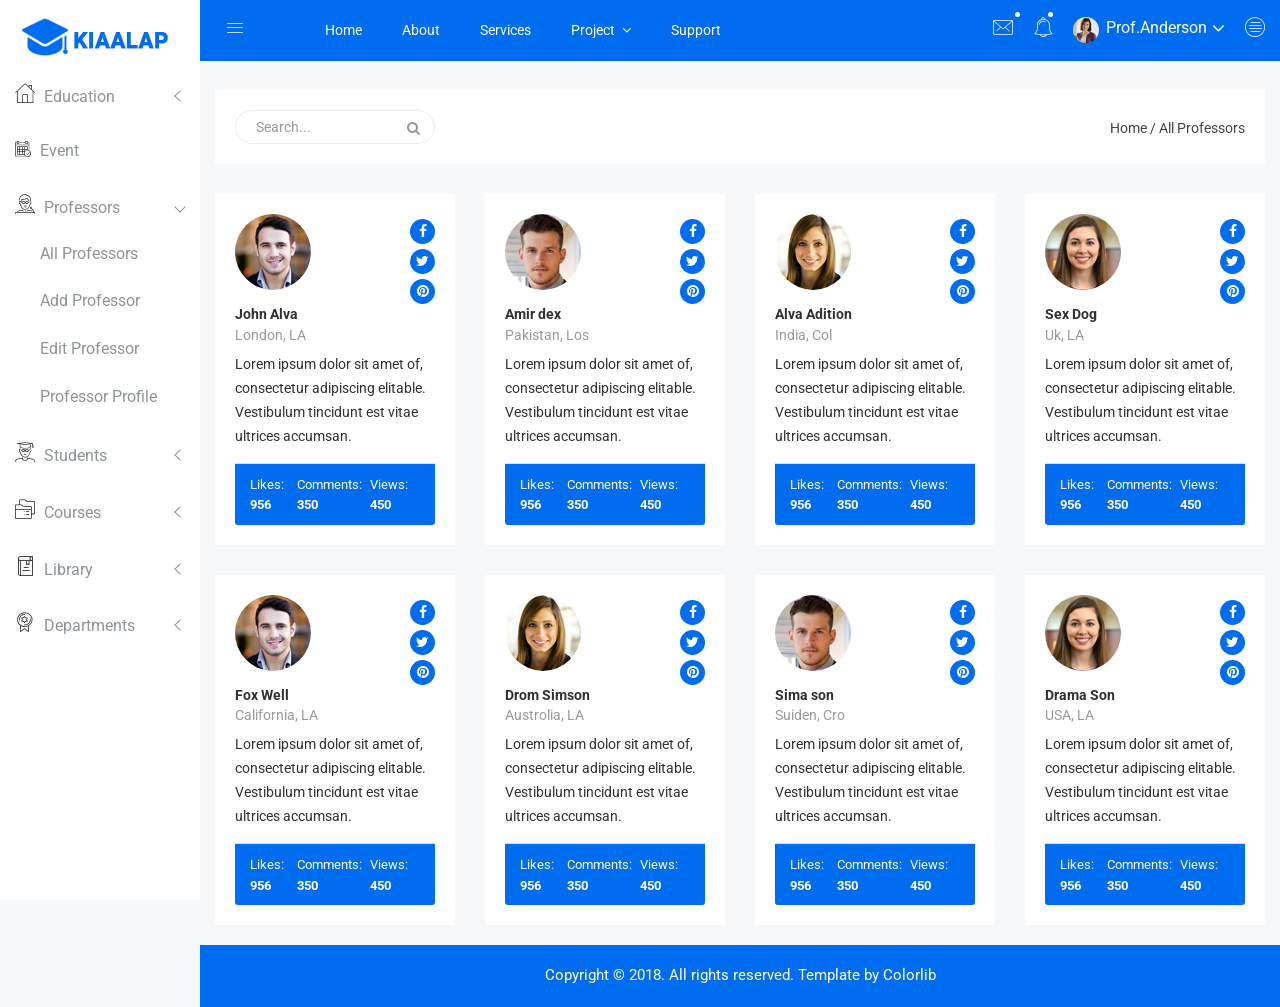
<file: all-professors.html>
<!doctype html>
<html class="no-js" lang="en">

<head>
    <meta charset="utf-8">
    <meta http-equiv="x-ua-compatible" content="ie=edge">
    <title>All Professor | Kiaalap - Kiaalap Admin Template</title>
    <meta name="description" content="">
    <meta name="viewport" content="width=device-width, initial-scale=1">
    <!-- favicon
		============================================ -->
    <link rel="shortcut icon" type="image/x-icon" href="img/favicon.ico">
    <!-- Google Fonts
		============================================ -->
    <link href="https://fonts.googleapis.com/css?family=Roboto:100,300,400,700,900" rel="stylesheet">
    <!-- Bootstrap CSS
		============================================ -->
    <link rel="stylesheet" href="css/bootstrap.min.css">
    <!-- Bootstrap CSS
		============================================ -->
    <link rel="stylesheet" href="css/font-awesome.min.css">
    <!-- owl.carousel CSS
		============================================ -->
    <link rel="stylesheet" href="css/owl.carousel.css">
    <link rel="stylesheet" href="css/owl.theme.css">
    <link rel="stylesheet" href="css/owl.transitions.css">
    <!-- animate CSS
		============================================ -->
    <link rel="stylesheet" href="css/animate.css">
    <!-- normalize CSS
		============================================ -->
    <link rel="stylesheet" href="css/normalize.css">
    <!-- meanmenu icon CSS
		============================================ -->
    <link rel="stylesheet" href="css/meanmenu.min.css">
    <!-- main CSS
		============================================ -->
    <link rel="stylesheet" href="css/main.css">
    <!-- educate icon CSS
		============================================ -->
    <link rel="stylesheet" href="css/educate-custon-icon.css">
    <!-- morrisjs CSS
		============================================ -->
    <link rel="stylesheet" href="css/morrisjs/morris.css">
    <!-- mCustomScrollbar CSS
		============================================ -->
    <link rel="stylesheet" href="css/scrollbar/jquery.mCustomScrollbar.min.css">
    <!-- metisMenu CSS
		============================================ -->
    <link rel="stylesheet" href="css/metisMenu/metisMenu.min.css">
    <link rel="stylesheet" href="css/metisMenu/metisMenu-vertical.css">
    <!-- calendar CSS
		============================================ -->
    <link rel="stylesheet" href="css/calendar/fullcalendar.min.css">
    <link rel="stylesheet" href="css/calendar/fullcalendar.print.min.css">
    <!-- style CSS
		============================================ -->
    <link rel="stylesheet" href="style.css">
    <!-- responsive CSS
		============================================ -->
    <link rel="stylesheet" href="css/responsive.css">
    <!-- modernizr JS
		============================================ -->
    <script src="js/vendor/modernizr-2.8.3.min.js"></script>
</head>

<body>
    <!--[if lt IE 8]>
		<p class="browserupgrade">You are using an <strong>outdated</strong> browser. Please <a href="http://browsehappy.com/">upgrade your browser</a> to improve your experience.</p>
	<![endif]-->
    <!-- Start Left menu area -->
    <div class="left-sidebar-pro">
        <nav id="sidebar" class="">
            <div class="sidebar-header">
                <a href="index.html"><img class="main-logo" src="img/logo/logo.png" alt="" /></a>
                <strong><a href="index.html"><img src="img/logo/logosn.png" alt="" /></a></strong>
            </div>
            <div class="left-custom-menu-adp-wrap comment-scrollbar">
                <nav class="sidebar-nav left-sidebar-menu-pro">
                    <ul class="metismenu" id="menu1">
                        <li>
                            <a class="has-arrow" href="index.html">
								   <span class="educate-icon educate-home icon-wrap"></span>
								   <span class="mini-click-non">Education</span>
								</a>
                            <ul class="submenu-angle" aria-expanded="true">
                                <li><a title="Dashboard v.1" href="index.html"><span class="mini-sub-pro">Dashboard v.1</span></a></li>
                                <li><a title="Dashboard v.2" href="index-1.html"><span class="mini-sub-pro">Dashboard v.2</span></a></li>
                                <li><a title="Dashboard v.3" href="index-2.html"><span class="mini-sub-pro">Dashboard v.3</span></a></li>
                                <li><a title="Analytics" href="analytics.html"><span class="mini-sub-pro">Analytics</span></a></li>
                                <li><a title="Widgets" href="widgets.html"><span class="mini-sub-pro">Widgets</span></a></li>
                            </ul>
                        </li>
                        <li>
                            <a title="Landing Page" href="events.html" aria-expanded="false"><span class="educate-icon educate-event icon-wrap sub-icon-mg" aria-hidden="true"></span> <span class="mini-click-non">Event</span></a>
                        </li>
                        <li class="active">
                            <a class="has-arrow" href="all-professors.html" aria-expanded="false"><span class="educate-icon educate-professor icon-wrap"></span> <span class="mini-click-non">Professors</span></a>
                            <ul class="submenu-angle" aria-expanded="false">
                                <li><a title="All Professors" href="all-professors.html"><span class="mini-sub-pro">All Professors</span></a></li>
                                <li><a title="Add Professor" href="add-professor.html"><span class="mini-sub-pro">Add Professor</span></a></li>
                                <li><a title="Edit Professor" href="edit-professor.html"><span class="mini-sub-pro">Edit Professor</span></a></li>
                                <li><a title="Professor Profile" href="professor-profile.html"><span class="mini-sub-pro">Professor Profile</span></a></li>
                            </ul>
                        </li>
                        <li>
                            <a class="has-arrow" href="all-students.html" aria-expanded="false"><span class="educate-icon educate-student icon-wrap"></span> <span class="mini-click-non">Students</span></a>
                            <ul class="submenu-angle" aria-expanded="false">
                                <li><a title="All Students" href="all-students.html"><span class="mini-sub-pro">All Students</span></a></li>
                                <li><a title="Add Students" href="add-student.html"><span class="mini-sub-pro">Add Student</span></a></li>
                                <li><a title="Edit Students" href="edit-student.html"><span class="mini-sub-pro">Edit Student</span></a></li>
                                <li><a title="Students Profile" href="student-profile.html"><span class="mini-sub-pro">Student Profile</span></a></li>
                            </ul>
                        </li>
                        <li>
                            <a class="has-arrow" href="all-courses.html" aria-expanded="false"><span class="educate-icon educate-course icon-wrap"></span> <span class="mini-click-non">Courses</span></a>
                            <ul class="submenu-angle" aria-expanded="false">
                                <li><a title="All Courses" href="all-courses.html"><span class="mini-sub-pro">All Courses</span></a></li>
                                <li><a title="Add Courses" href="add-course.html"><span class="mini-sub-pro">Add Course</span></a></li>
                                <li><a title="Edit Courses" href="edit-course.html"><span class="mini-sub-pro">Edit Course</span></a></li>
                                <li><a title="Courses Profile" href="course-info.html"><span class="mini-sub-pro">Courses Info</span></a></li>
                                <li><a title="course Payment" href="course-payment.html"><span class="mini-sub-pro">Courses Payment</span></a></li>
                            </ul>
                        </li>
                        <li>
                            <a class="has-arrow" href="all-courses.html" aria-expanded="false"><span class="educate-icon educate-library icon-wrap"></span> <span class="mini-click-non">Library</span></a>
                            <ul class="submenu-angle" aria-expanded="false">
                                <li><a title="All Library" href="library-assets.html"><span class="mini-sub-pro">Library Assets</span></a></li>
                                <li><a title="Add Library" href="add-library-assets.html"><span class="mini-sub-pro">Add Library Asset</span></a></li>
                                <li><a title="Edit Library" href="edit-library-assets.html"><span class="mini-sub-pro">Edit Library Asset</span></a></li>
                            </ul>
                        </li>
                        <li>
                            <a class="has-arrow" href="all-courses.html" aria-expanded="false"><span class="educate-icon educate-department icon-wrap"></span> <span class="mini-click-non">Departments</span></a>
                            <ul class="submenu-angle" aria-expanded="false">
                                <li><a title="Departments List" href="departments.html"><span class="mini-sub-pro">Departments List</span></a></li>
                                <li><a title="Add Departments" href="add-department.html"><span class="mini-sub-pro">Add Departments</span></a></li>
                                <li><a title="Edit Departments" href="edit-department.html"><span class="mini-sub-pro">Edit Departments</span></a></li>
                            </ul>
                        </li>
                        <li>
                            <a class="has-arrow" href="mailbox.html" aria-expanded="false"><span class="educate-icon educate-message icon-wrap"></span> <span class="mini-click-non">Mailbox</span></a>
                            <ul class="submenu-angle" aria-expanded="false">
                                <li><a title="Inbox" href="mailbox.html"><span class="mini-sub-pro">Inbox</span></a></li>
                                <li><a title="View Mail" href="mailbox-view.html"><span class="mini-sub-pro">View Mail</span></a></li>
                                <li><a title="Compose Mail" href="mailbox-compose.html"><span class="mini-sub-pro">Compose Mail</span></a></li>
                            </ul>
                        </li>
                        <li>
                            <a class="has-arrow" href="mailbox.html" aria-expanded="false"><span class="educate-icon educate-interface icon-wrap"></span> <span class="mini-click-non">Interface</span></a>
                            <ul class="submenu-angle interface-mini-nb-dp" aria-expanded="false">
                                <li><a title="Google Map" href="google-map.html"><span class="mini-sub-pro">Google Map</span></a></li>
                                <li><a title="Data Maps" href="data-maps.html"><span class="mini-sub-pro">Data Maps</span></a></li>
                                <li><a title="Pdf Viewer" href="pdf-viewer.html"><span class="mini-sub-pro">Pdf Viewer</span></a></li>
                                <li><a title="X-Editable" href="x-editable.html"><span class="mini-sub-pro">X-Editable</span></a></li>
                                <li><a title="Code Editor" href="code-editor.html"><span class="mini-sub-pro">Code Editor</span></a></li>
                                <li><a title="Tree View" href="tree-view.html"><span class="mini-sub-pro">Tree View</span></a></li>
                                <li><a title="Preloader" href="preloader.html"><span class="mini-sub-pro">Preloader</span></a></li>
                                <li><a title="Images Cropper" href="images-cropper.html"><span class="mini-sub-pro">Images Cropper</span></a></li>
                            </ul>
                        </li>
                        <li>
                            <a class="has-arrow" href="mailbox.html" aria-expanded="false"><span class="educate-icon educate-charts icon-wrap"></span> <span class="mini-click-non">Charts</span></a>
                            <ul class="submenu-angle chart-mini-nb-dp" aria-expanded="false">
                                <li><a title="Bar Charts" href="bar-charts.html"><span class="mini-sub-pro">Bar Charts</span></a></li>
                                <li><a title="Line Charts" href="line-charts.html"><span class="mini-sub-pro">Line Charts</span></a></li>
                                <li><a title="Area Charts" href="area-charts.html"><span class="mini-sub-pro">Area Charts</span></a></li>
                                <li><a title="Rounded Charts" href="rounded-chart.html"><span class="mini-sub-pro">Rounded Charts</span></a></li>
                                <li><a title="C3 Charts" href="c3.html"><span class="mini-sub-pro">C3 Charts</span></a></li>
                                <li><a title="Sparkline Charts" href="sparkline.html"><span class="mini-sub-pro">Sparkline Charts</span></a></li>
                                <li><a title="Peity Charts" href="peity.html"><span class="mini-sub-pro">Peity Charts</span></a></li>
                            </ul>
                        </li>
                        <li>
                            <a class="has-arrow" href="mailbox.html" aria-expanded="false"><span class="educate-icon educate-data-table icon-wrap"></span> <span class="mini-click-non">Data Tables</span></a>
                            <ul class="submenu-angle" aria-expanded="false">
                                <li><a title="Peity Charts" href="static-table.html"><span class="mini-sub-pro">Static Table</span></a></li>
                                <li><a title="Data Table" href="data-table.html"><span class="mini-sub-pro">Data Table</span></a></li>
                            </ul>
                        </li>
                        <li>
                            <a class="has-arrow" href="mailbox.html" aria-expanded="false"><span class="educate-icon educate-form icon-wrap"></span> <span class="mini-click-non">Forms Elements</span></a>
                            <ul class="submenu-angle form-mini-nb-dp" aria-expanded="false">
                                <li><a title="Basic Form Elements" href="basic-form-element.html"><span class="mini-sub-pro">Bc Form Elements</span></a></li>
                                <li><a title="Advance Form Elements" href="advance-form-element.html"><span class="mini-sub-pro">Ad Form Elements</span></a></li>
                                <li><a title="Password Meter" href="password-meter.html"><span class="mini-sub-pro">Password Meter</span></a></li>
                                <li><a title="Multi Upload" href="multi-upload.html"><span class="mini-sub-pro">Multi Upload</span></a></li>
                                <li><a title="Text Editor" href="tinymc.html"><span class="mini-sub-pro">Text Editor</span></a></li>
                                <li><a title="Dual List Box" href="dual-list-box.html"><span class="mini-sub-pro">Dual List Box</span></a></li>
                            </ul>
                        </li>
                        <li>
                            <a class="has-arrow" href="mailbox.html" aria-expanded="false"><span class="educate-icon educate-apps icon-wrap"></span> <span class="mini-click-non">App views</span></a>
                            <ul class="submenu-angle app-mini-nb-dp" aria-expanded="false">
                                <li><a title="Notifications" href="notifications.html"><span class="mini-sub-pro">Notifications</span></a></li>
                                <li><a title="Alerts" href="alerts.html"><span class="mini-sub-pro">Alerts</span></a></li>
                                <li><a title="Modals" href="modals.html"><span class="mini-sub-pro">Modals</span></a></li>
                                <li><a title="Buttons" href="buttons.html"><span class="mini-sub-pro">Buttons</span></a></li>
                                <li><a title="Tabs" href="tabs.html"><span class="mini-sub-pro">Tabs</span></a></li>
                                <li><a title="Accordion" href="accordion.html"><span class="mini-sub-pro">Accordion</span></a></li>
                            </ul>
                        </li>
                        <li id="removable">
                            <a class="has-arrow" href="#" aria-expanded="false"><span class="educate-icon educate-pages icon-wrap"></span> <span class="mini-click-non">Pages</span></a>
                            <ul class="submenu-angle page-mini-nb-dp" aria-expanded="false">
                                <li><a title="Login" href="login.html"><span class="mini-sub-pro">Login</span></a></li>
                                <li><a title="Register" href="register.html"><span class="mini-sub-pro">Register</span></a></li>
                                <li><a title="Lock" href="lock.html"><span class="mini-sub-pro">Lock</span></a></li>
                                <li><a title="Password Recovery" href="password-recovery.html"><span class="mini-sub-pro">Password Recovery</span></a></li>
                                <li><a title="404 Page" href="404.html"><span class="mini-sub-pro">404 Page</span></a></li>
                                <li><a title="500 Page" href="500.html"><span class="mini-sub-pro">500 Page</span></a></li>
                            </ul>
                        </li>
                    </ul>
                </nav>
            </div>
        </nav>
    </div>
    <!-- End Left menu area -->
    <!-- Start Welcome area -->
    <div class="all-content-wrapper">
        <div class="container-fluid">
            <div class="row">
                <div class="col-lg-12 col-md-12 col-sm-12 col-xs-12">
                    <div class="logo-pro">
                        <a href="index.html"><img class="main-logo" src="img/logo/logo.png" alt="" /></a>
                    </div>
                </div>
            </div>
        </div>
        <div class="header-advance-area">
            <div class="header-top-area">
                <div class="container-fluid">
                    <div class="row">
                        <div class="col-lg-12 col-md-12 col-sm-12 col-xs-12">
                            <div class="header-top-wraper">
                                <div class="row">
                                    <div class="col-lg-1 col-md-0 col-sm-1 col-xs-12">
                                        <div class="menu-switcher-pro">
                                            <button type="button" id="sidebarCollapse" class="btn bar-button-pro header-drl-controller-btn btn-info navbar-btn">
													<i class="educate-icon educate-nav"></i>
												</button>
                                        </div>
                                    </div>
                                    <div class="col-lg-6 col-md-7 col-sm-6 col-xs-12">
                                        <div class="header-top-menu tabl-d-n">
                                            <ul class="nav navbar-nav mai-top-nav">
                                                <li class="nav-item"><a href="#" class="nav-link">Home</a>
                                                </li>
                                                <li class="nav-item"><a href="#" class="nav-link">About</a>
                                                </li>
                                                <li class="nav-item"><a href="#" class="nav-link">Services</a>
                                                </li>
                                                <li class="nav-item dropdown res-dis-nn">
                                                    <a href="#" data-toggle="dropdown" role="button" aria-expanded="false" class="nav-link dropdown-toggle">Project <span class="angle-down-topmenu"><i class="fa fa-angle-down"></i></span></a>
                                                    <div role="menu" class="dropdown-menu animated zoomIn">
                                                        <a href="#" class="dropdown-item">Documentation</a>
                                                        <a href="#" class="dropdown-item">Expert Backend</a>
                                                        <a href="#" class="dropdown-item">Expert FrontEnd</a>
                                                        <a href="#" class="dropdown-item">Contact Support</a>
                                                    </div>
                                                </li>
                                                <li class="nav-item"><a href="#" class="nav-link">Support</a>
                                                </li>
                                            </ul>
                                        </div>
                                    </div>
                                    <div class="col-lg-5 col-md-5 col-sm-12 col-xs-12">
                                        <div class="header-right-info">
                                            <ul class="nav navbar-nav mai-top-nav header-right-menu">
                                                <li class="nav-item dropdown">
                                                    <a href="#" data-toggle="dropdown" role="button" aria-expanded="false" class="nav-link dropdown-toggle"><i class="educate-icon educate-message edu-chat-pro" aria-hidden="true"></i><span class="indicator-ms"></span></a>
                                                    <div role="menu" class="author-message-top dropdown-menu animated zoomIn">
                                                        <div class="message-single-top">
                                                            <h1>Message</h1>
                                                        </div>
                                                        <ul class="message-menu">
                                                            <li>
                                                                <a href="#">
                                                                    <div class="message-img">
                                                                        <img src="img/contact/1.jpg" alt="">
                                                                    </div>
                                                                    <div class="message-content">
                                                                        <span class="message-date">16 Sept</span>
                                                                        <h2>Advanda Cro</h2>
                                                                        <p>Please done this project as soon possible.</p>
                                                                    </div>
                                                                </a>
                                                            </li>
                                                            <li>
                                                                <a href="#">
                                                                    <div class="message-img">
                                                                        <img src="img/contact/4.jpg" alt="">
                                                                    </div>
                                                                    <div class="message-content">
                                                                        <span class="message-date">16 Sept</span>
                                                                        <h2>Sulaiman din</h2>
                                                                        <p>Please done this project as soon possible.</p>
                                                                    </div>
                                                                </a>
                                                            </li>
                                                            <li>
                                                                <a href="#">
                                                                    <div class="message-img">
                                                                        <img src="img/contact/3.jpg" alt="">
                                                                    </div>
                                                                    <div class="message-content">
                                                                        <span class="message-date">16 Sept</span>
                                                                        <h2>Victor Jara</h2>
                                                                        <p>Please done this project as soon possible.</p>
                                                                    </div>
                                                                </a>
                                                            </li>
                                                            <li>
                                                                <a href="#">
                                                                    <div class="message-img">
                                                                        <img src="img/contact/2.jpg" alt="">
                                                                    </div>
                                                                    <div class="message-content">
                                                                        <span class="message-date">16 Sept</span>
                                                                        <h2>Victor Jara</h2>
                                                                        <p>Please done this project as soon possible.</p>
                                                                    </div>
                                                                </a>
                                                            </li>
                                                        </ul>
                                                        <div class="message-view">
                                                            <a href="#">View All Messages</a>
                                                        </div>
                                                    </div>
                                                </li>
                                                <li class="nav-item"><a href="#" data-toggle="dropdown" role="button" aria-expanded="false" class="nav-link dropdown-toggle"><i class="educate-icon educate-bell" aria-hidden="true"></i><span class="indicator-nt"></span></a>
                                                    <div role="menu" class="notification-author dropdown-menu animated zoomIn">
                                                        <div class="notification-single-top">
                                                            <h1>Notifications</h1>
                                                        </div>
                                                        <ul class="notification-menu">
                                                            <li>
                                                                <a href="#">
                                                                    <div class="notification-icon">
                                                                        <i class="educate-icon educate-checked edu-checked-pro admin-check-pro" aria-hidden="true"></i>
                                                                    </div>
                                                                    <div class="notification-content">
                                                                        <span class="notification-date">16 Sept</span>
                                                                        <h2>Advanda Cro</h2>
                                                                        <p>Please done this project as soon possible.</p>
                                                                    </div>
                                                                </a>
                                                            </li>
                                                            <li>
                                                                <a href="#">
                                                                    <div class="notification-icon">
                                                                        <i class="fa fa-cloud edu-cloud-computing-down" aria-hidden="true"></i>
                                                                    </div>
                                                                    <div class="notification-content">
                                                                        <span class="notification-date">16 Sept</span>
                                                                        <h2>Sulaiman din</h2>
                                                                        <p>Please done this project as soon possible.</p>
                                                                    </div>
                                                                </a>
                                                            </li>
                                                            <li>
                                                                <a href="#">
                                                                    <div class="notification-icon">
                                                                        <i class="fa fa-eraser edu-shield" aria-hidden="true"></i>
                                                                    </div>
                                                                    <div class="notification-content">
                                                                        <span class="notification-date">16 Sept</span>
                                                                        <h2>Victor Jara</h2>
                                                                        <p>Please done this project as soon possible.</p>
                                                                    </div>
                                                                </a>
                                                            </li>
                                                            <li>
                                                                <a href="#">
                                                                    <div class="notification-icon">
                                                                        <i class="fa fa-line-chart edu-analytics-arrow" aria-hidden="true"></i>
                                                                    </div>
                                                                    <div class="notification-content">
                                                                        <span class="notification-date">16 Sept</span>
                                                                        <h2>Victor Jara</h2>
                                                                        <p>Please done this project as soon possible.</p>
                                                                    </div>
                                                                </a>
                                                            </li>
                                                        </ul>
                                                        <div class="notification-view">
                                                            <a href="#">View All Notification</a>
                                                        </div>
                                                    </div>
                                                </li>
                                                <li class="nav-item">
                                                    <a href="#" data-toggle="dropdown" role="button" aria-expanded="false" class="nav-link dropdown-toggle">
															<img src="img/product/pro4.jpg" alt="" />
															<span class="admin-name">Prof.Anderson</span>
															<i class="fa fa-angle-down edu-icon edu-down-arrow"></i>
														</a>
                                                    <ul role="menu" class="dropdown-header-top author-log dropdown-menu animated zoomIn">
                                                        <li><a href="#"><span class="edu-icon edu-home-admin author-log-ic"></span>My Account</a>
                                                        </li>
                                                        <li><a href="#"><span class="edu-icon edu-user-rounded author-log-ic"></span>My Profile</a>
                                                        </li>
                                                        <li><a href="#"><span class="edu-icon edu-money author-log-ic"></span>User Billing</a>
                                                        </li>
                                                        <li><a href="#"><span class="edu-icon edu-settings author-log-ic"></span>Settings</a>
                                                        </li>
                                                        <li><a href="#"><span class="edu-icon edu-locked author-log-ic"></span>Log Out</a>
                                                        </li>
                                                    </ul>
                                                </li>
                                                <li class="nav-item nav-setting-open"><a href="#" data-toggle="dropdown" role="button" aria-expanded="false" class="nav-link dropdown-toggle"><i class="educate-icon educate-menu"></i></a>

                                                    <div role="menu" class="admintab-wrap menu-setting-wrap menu-setting-wrap-bg dropdown-menu animated zoomIn">
                                                        <ul class="nav nav-tabs custon-set-tab">
                                                            <li class="active"><a data-toggle="tab" href="#Notes">Notes</a>
                                                            </li>
                                                            <li><a data-toggle="tab" href="#Projects">Projects</a>
                                                            </li>
                                                            <li><a data-toggle="tab" href="#Settings">Settings</a>
                                                            </li>
                                                        </ul>

                                                        <div class="tab-content custom-bdr-nt">
                                                            <div id="Notes" class="tab-pane fade in active">
                                                                <div class="notes-area-wrap">
                                                                    <div class="note-heading-indicate">
                                                                        <h2><i class="fa fa-comments-o"></i> Latest Notes</h2>
                                                                        <p>You have 10 new message.</p>
                                                                    </div>
                                                                    <div class="notes-list-area notes-menu-scrollbar">
                                                                        <ul class="notes-menu-list">
                                                                            <li>
                                                                                <a href="#">
                                                                                    <div class="notes-list-flow">
                                                                                        <div class="notes-img">
                                                                                            <img src="img/contact/4.jpg" alt="" />
                                                                                        </div>
                                                                                        <div class="notes-content">
                                                                                            <p> The point of using Lorem Ipsum is that it has a more-or-less normal.</p>
                                                                                            <span>Yesterday 2:45 pm</span>
                                                                                        </div>
                                                                                    </div>
                                                                                </a>
                                                                            </li>
                                                                            <li>
                                                                                <a href="#">
                                                                                    <div class="notes-list-flow">
                                                                                        <div class="notes-img">
                                                                                            <img src="img/contact/1.jpg" alt="" />
                                                                                        </div>
                                                                                        <div class="notes-content">
                                                                                            <p> The point of using Lorem Ipsum is that it has a more-or-less normal.</p>
                                                                                            <span>Yesterday 2:45 pm</span>
                                                                                        </div>
                                                                                    </div>
                                                                                </a>
                                                                            </li>
                                                                            <li>
                                                                                <a href="#">
                                                                                    <div class="notes-list-flow">
                                                                                        <div class="notes-img">
                                                                                            <img src="img/contact/2.jpg" alt="" />
                                                                                        </div>
                                                                                        <div class="notes-content">
                                                                                            <p> The point of using Lorem Ipsum is that it has a more-or-less normal.</p>
                                                                                            <span>Yesterday 2:45 pm</span>
                                                                                        </div>
                                                                                    </div>
                                                                                </a>
                                                                            </li>
                                                                            <li>
                                                                                <a href="#">
                                                                                    <div class="notes-list-flow">
                                                                                        <div class="notes-img">
                                                                                            <img src="img/contact/3.jpg" alt="" />
                                                                                        </div>
                                                                                        <div class="notes-content">
                                                                                            <p> The point of using Lorem Ipsum is that it has a more-or-less normal.</p>
                                                                                            <span>Yesterday 2:45 pm</span>
                                                                                        </div>
                                                                                    </div>
                                                                                </a>
                                                                            </li>
                                                                            <li>
                                                                                <a href="#">
                                                                                    <div class="notes-list-flow">
                                                                                        <div class="notes-img">
                                                                                            <img src="img/contact/4.jpg" alt="" />
                                                                                        </div>
                                                                                        <div class="notes-content">
                                                                                            <p> The point of using Lorem Ipsum is that it has a more-or-less normal.</p>
                                                                                            <span>Yesterday 2:45 pm</span>
                                                                                        </div>
                                                                                    </div>
                                                                                </a>
                                                                            </li>
                                                                            <li>
                                                                                <a href="#">
                                                                                    <div class="notes-list-flow">
                                                                                        <div class="notes-img">
                                                                                            <img src="img/contact/1.jpg" alt="" />
                                                                                        </div>
                                                                                        <div class="notes-content">
                                                                                            <p> The point of using Lorem Ipsum is that it has a more-or-less normal.</p>
                                                                                            <span>Yesterday 2:45 pm</span>
                                                                                        </div>
                                                                                    </div>
                                                                                </a>
                                                                            </li>
                                                                            <li>
                                                                                <a href="#">
                                                                                    <div class="notes-list-flow">
                                                                                        <div class="notes-img">
                                                                                            <img src="img/contact/2.jpg" alt="" />
                                                                                        </div>
                                                                                        <div class="notes-content">
                                                                                            <p> The point of using Lorem Ipsum is that it has a more-or-less normal.</p>
                                                                                            <span>Yesterday 2:45 pm</span>
                                                                                        </div>
                                                                                    </div>
                                                                                </a>
                                                                            </li>
                                                                            <li>
                                                                                <a href="#">
                                                                                    <div class="notes-list-flow">
                                                                                        <div class="notes-img">
                                                                                            <img src="img/contact/1.jpg" alt="" />
                                                                                        </div>
                                                                                        <div class="notes-content">
                                                                                            <p> The point of using Lorem Ipsum is that it has a more-or-less normal.</p>
                                                                                            <span>Yesterday 2:45 pm</span>
                                                                                        </div>
                                                                                    </div>
                                                                                </a>
                                                                            </li>
                                                                            <li>
                                                                                <a href="#">
                                                                                    <div class="notes-list-flow">
                                                                                        <div class="notes-img">
                                                                                            <img src="img/contact/2.jpg" alt="" />
                                                                                        </div>
                                                                                        <div class="notes-content">
                                                                                            <p> The point of using Lorem Ipsum is that it has a more-or-less normal.</p>
                                                                                            <span>Yesterday 2:45 pm</span>
                                                                                        </div>
                                                                                    </div>
                                                                                </a>
                                                                            </li>
                                                                            <li>
                                                                                <a href="#">
                                                                                    <div class="notes-list-flow">
                                                                                        <div class="notes-img">
                                                                                            <img src="img/contact/3.jpg" alt="" />
                                                                                        </div>
                                                                                        <div class="notes-content">
                                                                                            <p> The point of using Lorem Ipsum is that it has a more-or-less normal.</p>
                                                                                            <span>Yesterday 2:45 pm</span>
                                                                                        </div>
                                                                                    </div>
                                                                                </a>
                                                                            </li>
                                                                        </ul>
                                                                    </div>
                                                                </div>
                                                            </div>
                                                            <div id="Projects" class="tab-pane fade">
                                                                <div class="projects-settings-wrap">
                                                                    <div class="note-heading-indicate">
                                                                        <h2><i class="fa fa-cube"></i> Latest projects</h2>
                                                                        <p> You have 20 projects. 5 not completed.</p>
                                                                    </div>
                                                                    <div class="project-st-list-area project-st-menu-scrollbar">
                                                                        <ul class="projects-st-menu-list">
                                                                            <li>
                                                                                <a href="#">
                                                                                    <div class="project-list-flow">
                                                                                        <div class="projects-st-heading">
                                                                                            <h2>Web Development</h2>
                                                                                            <p> The point of using Lorem Ipsum is that it has a more or less normal.</p>
                                                                                            <span class="project-st-time">1 hours ago</span>
                                                                                        </div>
                                                                                        <div class="projects-st-content">
                                                                                            <p>Completion with: 28%</p>
                                                                                            <div class="progress progress-mini">
                                                                                                <div style="width: 28%;" class="progress-bar progress-bar-danger hd-tp-1"></div>
                                                                                            </div>
                                                                                            <p>Project end: 4:00 pm - 12.06.2014</p>
                                                                                        </div>
                                                                                    </div>
                                                                                </a>
                                                                            </li>
                                                                            <li>
                                                                                <a href="#">
                                                                                    <div class="project-list-flow">
                                                                                        <div class="projects-st-heading">
                                                                                            <h2>Software Development</h2>
                                                                                            <p> The point of using Lorem Ipsum is that it has a more or less normal.</p>
                                                                                            <span class="project-st-time">2 hours ago</span>
                                                                                        </div>
                                                                                        <div class="projects-st-content project-rating-cl">
                                                                                            <p>Completion with: 68%</p>
                                                                                            <div class="progress progress-mini">
                                                                                                <div style="width: 68%;" class="progress-bar hd-tp-2"></div>
                                                                                            </div>
                                                                                            <p>Project end: 4:00 pm - 12.06.2014</p>
                                                                                        </div>
                                                                                    </div>
                                                                                </a>
                                                                            </li>
                                                                            <li>
                                                                                <a href="#">
                                                                                    <div class="project-list-flow">
                                                                                        <div class="projects-st-heading">
                                                                                            <h2>Graphic Design</h2>
                                                                                            <p> The point of using Lorem Ipsum is that it has a more or less normal.</p>
                                                                                            <span class="project-st-time">3 hours ago</span>
                                                                                        </div>
                                                                                        <div class="projects-st-content">
                                                                                            <p>Completion with: 78%</p>
                                                                                            <div class="progress progress-mini">
                                                                                                <div style="width: 78%;" class="progress-bar hd-tp-3"></div>
                                                                                            </div>
                                                                                            <p>Project end: 4:00 pm - 12.06.2014</p>
                                                                                        </div>
                                                                                    </div>
                                                                                </a>
                                                                            </li>
                                                                            <li>
                                                                                <a href="#">
                                                                                    <div class="project-list-flow">
                                                                                        <div class="projects-st-heading">
                                                                                            <h2>Web Design</h2>
                                                                                            <p> The point of using Lorem Ipsum is that it has a more or less normal.</p>
                                                                                            <span class="project-st-time">4 hours ago</span>
                                                                                        </div>
                                                                                        <div class="projects-st-content project-rating-cl2">
                                                                                            <p>Completion with: 38%</p>
                                                                                            <div class="progress progress-mini">
                                                                                                <div style="width: 38%;" class="progress-bar progress-bar-danger hd-tp-4"></div>
                                                                                            </div>
                                                                                            <p>Project end: 4:00 pm - 12.06.2014</p>
                                                                                        </div>
                                                                                    </div>
                                                                                </a>
                                                                            </li>
                                                                            <li>
                                                                                <a href="#">
                                                                                    <div class="project-list-flow">
                                                                                        <div class="projects-st-heading">
                                                                                            <h2>Business Card</h2>
                                                                                            <p> The point of using Lorem Ipsum is that it has a more or less normal.</p>
                                                                                            <span class="project-st-time">5 hours ago</span>
                                                                                        </div>
                                                                                        <div class="projects-st-content">
                                                                                            <p>Completion with: 28%</p>
                                                                                            <div class="progress progress-mini">
                                                                                                <div style="width: 28%;" class="progress-bar progress-bar-danger hd-tp-5"></div>
                                                                                            </div>
                                                                                            <p>Project end: 4:00 pm - 12.06.2014</p>
                                                                                        </div>
                                                                                    </div>
                                                                                </a>
                                                                            </li>
                                                                            <li>
                                                                                <a href="#">
                                                                                    <div class="project-list-flow">
                                                                                        <div class="projects-st-heading">
                                                                                            <h2>Ecommerce Business</h2>
                                                                                            <p> The point of using Lorem Ipsum is that it has a more or less normal.</p>
                                                                                            <span class="project-st-time">6 hours ago</span>
                                                                                        </div>
                                                                                        <div class="projects-st-content project-rating-cl">
                                                                                            <p>Completion with: 68%</p>
                                                                                            <div class="progress progress-mini">
                                                                                                <div style="width: 68%;" class="progress-bar hd-tp-6"></div>
                                                                                            </div>
                                                                                            <p>Project end: 4:00 pm - 12.06.2014</p>
                                                                                        </div>
                                                                                    </div>
                                                                                </a>
                                                                            </li>
                                                                            <li>
                                                                                <a href="#">
                                                                                    <div class="project-list-flow">
                                                                                        <div class="projects-st-heading">
                                                                                            <h2>Woocommerce Plugin</h2>
                                                                                            <p> The point of using Lorem Ipsum is that it has a more or less normal.</p>
                                                                                            <span class="project-st-time">7 hours ago</span>
                                                                                        </div>
                                                                                        <div class="projects-st-content">
                                                                                            <p>Completion with: 78%</p>
                                                                                            <div class="progress progress-mini">
                                                                                                <div style="width: 78%;" class="progress-bar"></div>
                                                                                            </div>
                                                                                            <p>Project end: 4:00 pm - 12.06.2014</p>
                                                                                        </div>
                                                                                    </div>
                                                                                </a>
                                                                            </li>
                                                                            <li>
                                                                                <a href="#">
                                                                                    <div class="project-list-flow">
                                                                                        <div class="projects-st-heading">
                                                                                            <h2>Wordpress Theme</h2>
                                                                                            <p> The point of using Lorem Ipsum is that it has a more or less normal.</p>
                                                                                            <span class="project-st-time">9 hours ago</span>
                                                                                        </div>
                                                                                        <div class="projects-st-content project-rating-cl2">
                                                                                            <p>Completion with: 38%</p>
                                                                                            <div class="progress progress-mini">
                                                                                                <div style="width: 38%;" class="progress-bar progress-bar-danger"></div>
                                                                                            </div>
                                                                                            <p>Project end: 4:00 pm - 12.06.2014</p>
                                                                                        </div>
                                                                                    </div>
                                                                                </a>
                                                                            </li>
                                                                        </ul>
                                                                    </div>
                                                                </div>
                                                            </div>
                                                            <div id="Settings" class="tab-pane fade">
                                                                <div class="setting-panel-area">
                                                                    <div class="note-heading-indicate">
                                                                        <h2><i class="fa fa-gears"></i> Settings Panel</h2>
                                                                        <p> You have 20 Settings. 5 not completed.</p>
                                                                    </div>
                                                                    <ul class="setting-panel-list">
                                                                        <li>
                                                                            <div class="checkbox-setting-pro">
                                                                                <div class="checkbox-title-pro">
                                                                                    <h2>Show notifications</h2>
                                                                                    <div class="ts-custom-check">
                                                                                        <div class="onoffswitch">
                                                                                            <input type="checkbox" name="collapsemenu" class="onoffswitch-checkbox" id="example">
                                                                                            <label class="onoffswitch-label" for="example">
																									<span class="onoffswitch-inner"></span>
																									<span class="onoffswitch-switch"></span>
																								</label>
                                                                                        </div>
                                                                                    </div>
                                                                                </div>
                                                                            </div>
                                                                        </li>
                                                                        <li>
                                                                            <div class="checkbox-setting-pro">
                                                                                <div class="checkbox-title-pro">
                                                                                    <h2>Disable Chat</h2>
                                                                                    <div class="ts-custom-check">
                                                                                        <div class="onoffswitch">
                                                                                            <input type="checkbox" name="collapsemenu" class="onoffswitch-checkbox" id="example3">
                                                                                            <label class="onoffswitch-label" for="example3">
																									<span class="onoffswitch-inner"></span>
																									<span class="onoffswitch-switch"></span>
																								</label>
                                                                                        </div>
                                                                                    </div>
                                                                                </div>
                                                                            </div>
                                                                        </li>
                                                                        <li>
                                                                            <div class="checkbox-setting-pro">
                                                                                <div class="checkbox-title-pro">
                                                                                    <h2>Enable history</h2>
                                                                                    <div class="ts-custom-check">
                                                                                        <div class="onoffswitch">
                                                                                            <input type="checkbox" name="collapsemenu" class="onoffswitch-checkbox" id="example4">
                                                                                            <label class="onoffswitch-label" for="example4">
																									<span class="onoffswitch-inner"></span>
																									<span class="onoffswitch-switch"></span>
																								</label>
                                                                                        </div>
                                                                                    </div>
                                                                                </div>
                                                                            </div>
                                                                        </li>
                                                                        <li>
                                                                            <div class="checkbox-setting-pro">
                                                                                <div class="checkbox-title-pro">
                                                                                    <h2>Show charts</h2>
                                                                                    <div class="ts-custom-check">
                                                                                        <div class="onoffswitch">
                                                                                            <input type="checkbox" name="collapsemenu" class="onoffswitch-checkbox" id="example7">
                                                                                            <label class="onoffswitch-label" for="example7">
																									<span class="onoffswitch-inner"></span>
																									<span class="onoffswitch-switch"></span>
																								</label>
                                                                                        </div>
                                                                                    </div>
                                                                                </div>
                                                                            </div>
                                                                        </li>
                                                                        <li>
                                                                            <div class="checkbox-setting-pro">
                                                                                <div class="checkbox-title-pro">
                                                                                    <h2>Update everyday</h2>
                                                                                    <div class="ts-custom-check">
                                                                                        <div class="onoffswitch">
                                                                                            <input type="checkbox" name="collapsemenu" checked="" class="onoffswitch-checkbox" id="example2">
                                                                                            <label class="onoffswitch-label" for="example2">
																									<span class="onoffswitch-inner"></span>
																									<span class="onoffswitch-switch"></span>
																								</label>
                                                                                        </div>
                                                                                    </div>
                                                                                </div>
                                                                            </div>
                                                                        </li>
                                                                        <li>
                                                                            <div class="checkbox-setting-pro">
                                                                                <div class="checkbox-title-pro">
                                                                                    <h2>Global search</h2>
                                                                                    <div class="ts-custom-check">
                                                                                        <div class="onoffswitch">
                                                                                            <input type="checkbox" name="collapsemenu" checked="" class="onoffswitch-checkbox" id="example6">
                                                                                            <label class="onoffswitch-label" for="example6">
																									<span class="onoffswitch-inner"></span>
																									<span class="onoffswitch-switch"></span>
																								</label>
                                                                                        </div>
                                                                                    </div>
                                                                                </div>
                                                                            </div>
                                                                        </li>
                                                                        <li>
                                                                            <div class="checkbox-setting-pro">
                                                                                <div class="checkbox-title-pro">
                                                                                    <h2>Offline users</h2>
                                                                                    <div class="ts-custom-check">
                                                                                        <div class="onoffswitch">
                                                                                            <input type="checkbox" name="collapsemenu" checked="" class="onoffswitch-checkbox" id="example5">
                                                                                            <label class="onoffswitch-label" for="example5">
																									<span class="onoffswitch-inner"></span>
																									<span class="onoffswitch-switch"></span>
																								</label>
                                                                                        </div>
                                                                                    </div>
                                                                                </div>
                                                                            </div>
                                                                        </li>
                                                                    </ul>

                                                                </div>
                                                            </div>
                                                        </div>
                                                    </div>
                                                </li>
                                            </ul>
                                        </div>
                                    </div>
                                </div>
                            </div>
                        </div>
                    </div>
                </div>
            </div>
            <!-- Mobile Menu start -->
            <div class="mobile-menu-area">
                <div class="container">
                    <div class="row">
                        <div class="col-lg-12 col-md-12 col-sm-12 col-xs-12">
                            <div class="mobile-menu">
                                <nav id="dropdown">
                                    <ul class="mobile-menu-nav">
                                        <li><a data-toggle="collapse" data-target="#Charts" href="#">Home <span class="admin-project-icon edu-icon edu-down-arrow"></span></a>
                                            <ul class="collapse dropdown-header-top">
                                                <li><a href="index.html">Dashboard v.1</a></li>
                                                <li><a href="index-1.html">Dashboard v.2</a></li>
                                                <li><a href="index-3.html">Dashboard v.3</a></li>
                                                <li><a href="analytics.html">Analytics</a></li>
                                                <li><a href="widgets.html">Widgets</a></li>
                                            </ul>
                                        </li>
                                        <li><a href="events.html">Event</a></li>
                                        <li><a data-toggle="collapse" data-target="#demoevent" href="#">Professors <span class="admin-project-icon edu-icon edu-down-arrow"></span></a>
                                            <ul id="demoevent" class="collapse dropdown-header-top">
                                                <li><a href="all-professors.html">All Professors</a>
                                                </li>
                                                <li><a href="add-professor.html">Add Professor</a>
                                                </li>
                                                <li><a href="edit-professor.html">Edit Professor</a>
                                                </li>
                                                <li><a href="professor-profile.html">Professor Profile</a>
                                                </li>
                                            </ul>
                                        </li>
                                        <li><a data-toggle="collapse" data-target="#demopro" href="#">Students <span class="admin-project-icon edu-icon edu-down-arrow"></span></a>
                                            <ul id="demopro" class="collapse dropdown-header-top">
                                                <li><a href="all-students.html">All Students</a>
                                                </li>
                                                <li><a href="add-student.html">Add Student</a>
                                                </li>
                                                <li><a href="edit-student.html">Edit Student</a>
                                                </li>
                                                <li><a href="student-profile.html">Student Profile</a>
                                                </li>
                                            </ul>
                                        </li>
                                        <li><a data-toggle="collapse" data-target="#democrou" href="#">Courses <span class="admin-project-icon edu-icon edu-down-arrow"></span></a>
                                            <ul id="democrou" class="collapse dropdown-header-top">
                                                <li><a href="all-courses.html">All Courses</a>
                                                </li>
                                                <li><a href="add-course.html">Add Course</a>
                                                </li>
                                                <li><a href="edit-course.html">Edit Course</a>
                                                </li>
                                                <li><a href="course-profile.html">Courses Info</a>
                                                </li>
                                                <li><a href="course-payment.html">Courses Payment</a>
                                                </li>
                                            </ul>
                                        </li>
                                        <li><a data-toggle="collapse" data-target="#demolibra" href="#">Library <span class="admin-project-icon edu-icon edu-down-arrow"></span></a>
                                            <ul id="demolibra" class="collapse dropdown-header-top">
                                                <li><a href="library-assets.html">Library Assets</a>
                                                </li>
                                                <li><a href="add-library-assets.html">Add Library Asset</a>
                                                </li>
                                                <li><a href="edit-library-assets.html">Edit Library Asset</a>
                                                </li>
                                            </ul>
                                        </li>
                                        <li><a data-toggle="collapse" data-target="#demodepart" href="#">Departments <span class="admin-project-icon edu-icon edu-down-arrow"></span></a>
                                            <ul id="demodepart" class="collapse dropdown-header-top">
                                                <li><a href="departments.html">Departments List</a>
                                                </li>
                                                <li><a href="add-department.html">Add Departments</a>
                                                </li>
                                                <li><a href="edit-department.html">Edit Departments</a>
                                                </li>
                                            </ul>
                                        </li>
                                        <li><a data-toggle="collapse" data-target="#demomi" href="#">Mailbox <span class="admin-project-icon edu-icon edu-down-arrow"></span></a>
                                            <ul id="demomi" class="collapse dropdown-header-top">
                                                <li><a href="mailbox.html">Inbox</a>
                                                </li>
                                                <li><a href="mailbox-view.html">View Mail</a>
                                                </li>
                                                <li><a href="mailbox-compose.html">Compose Mail</a>
                                                </li>
                                            </ul>
                                        </li>
                                        <li><a data-toggle="collapse" data-target="#Miscellaneousmob" href="#">Interface <span class="admin-project-icon edu-icon edu-down-arrow"></span></a>
                                            <ul id="Miscellaneousmob" class="collapse dropdown-header-top">
                                                <li><a href="google-map.html">Google Map</a>
                                                </li>
                                                <li><a href="data-maps.html">Data Maps</a>
                                                </li>
                                                <li><a href="pdf-viewer.html">Pdf Viewer</a>
                                                </li>
                                                <li><a href="x-editable.html">X-Editable</a>
                                                </li>
                                                <li><a href="code-editor.html">Code Editor</a>
                                                </li>
                                                <li><a href="tree-view.html">Tree View</a>
                                                </li>
                                                <li><a href="preloader.html">Preloader</a>
                                                </li>
                                                <li><a href="images-cropper.html">Images Cropper</a>
                                                </li>
                                            </ul>
                                        </li>
                                        <li><a data-toggle="collapse" data-target="#Chartsmob" href="#">Charts <span class="admin-project-icon edu-icon edu-down-arrow"></span></a>
                                            <ul id="Chartsmob" class="collapse dropdown-header-top">
                                                <li><a href="bar-charts.html">Bar Charts</a>
                                                </li>
                                                <li><a href="line-charts.html">Line Charts</a>
                                                </li>
                                                <li><a href="area-charts.html">Area Charts</a>
                                                </li>
                                                <li><a href="rounded-chart.html">Rounded Charts</a>
                                                </li>
                                                <li><a href="c3.html">C3 Charts</a>
                                                </li>
                                                <li><a href="sparkline.html">Sparkline Charts</a>
                                                </li>
                                                <li><a href="peity.html">Peity Charts</a>
                                                </li>
                                            </ul>
                                        </li>
                                        <li><a data-toggle="collapse" data-target="#Tablesmob" href="#">Tables <span class="admin-project-icon edu-icon edu-down-arrow"></span></a>
                                            <ul id="Tablesmob" class="collapse dropdown-header-top">
                                                <li><a href="static-table.html">Static Table</a>
                                                </li>
                                                <li><a href="data-table.html">Data Table</a>
                                                </li>
                                            </ul>
                                        </li>
                                        <li><a data-toggle="collapse" data-target="#formsmob" href="#">Forms <span class="admin-project-icon edu-icon edu-down-arrow"></span></a>
                                            <ul id="formsmob" class="collapse dropdown-header-top">
                                                <li><a href="basic-form-element.html">Basic Form Elements</a>
                                                </li>
                                                <li><a href="advance-form-element.html">Advanced Form Elements</a>
                                                </li>
                                                <li><a href="password-meter.html">Password Meter</a>
                                                </li>
                                                <li><a href="multi-upload.html">Multi Upload</a>
                                                </li>
                                                <li><a href="tinymc.html">Text Editor</a>
                                                </li>
                                                <li><a href="dual-list-box.html">Dual List Box</a>
                                                </li>
                                            </ul>
                                        </li>
                                        <li><a data-toggle="collapse" data-target="#Appviewsmob" href="#">App views <span class="admin-project-icon edu-icon edu-down-arrow"></span></a>
                                            <ul id="Appviewsmob" class="collapse dropdown-header-top">
                                                <li><a href="basic-form-element.html">Basic Form Elements</a>
                                                </li>
                                                <li><a href="advance-form-element.html">Advanced Form Elements</a>
                                                </li>
                                                <li><a href="password-meter.html">Password Meter</a>
                                                </li>
                                                <li><a href="multi-upload.html">Multi Upload</a>
                                                </li>
                                                <li><a href="tinymc.html">Text Editor</a>
                                                </li>
                                                <li><a href="dual-list-box.html">Dual List Box</a>
                                                </li>
                                            </ul>
                                        </li>
                                        <li><a data-toggle="collapse" data-target="#Pagemob" href="#">Pages <span class="admin-project-icon edu-icon edu-down-arrow"></span></a>
                                            <ul id="Pagemob" class="collapse dropdown-header-top">
                                                <li><a href="login.html">Login</a>
                                                </li>
                                                <li><a href="register.html">Register</a>
                                                </li>
                                                <li><a href="lock.html">Lock</a>
                                                </li>
                                                <li><a href="password-recovery.html">Password Recovery</a>
                                                </li>
                                                <li><a href="404.html">404 Page</a></li>
                                                <li><a href="500.html">500 Page</a></li>
                                            </ul>
                                        </li>
                                    </ul>
                                </nav>
                            </div>
                        </div>
                    </div>
                </div>
            </div>
            <!-- Mobile Menu end -->
            <div class="breadcome-area">
                <div class="container-fluid">
                    <div class="row">
                        <div class="col-lg-12 col-md-12 col-sm-12 col-xs-12">
                            <div class="breadcome-list">
                                <div class="row">
                                    <div class="col-lg-6 col-md-6 col-sm-6 col-xs-12">
                                        <div class="breadcome-heading">
                                            <form role="search" class="sr-input-func">
                                                <input type="text" placeholder="Search..." class="search-int form-control">
                                                <a href="#"><i class="fa fa-search"></i></a>
                                            </form>
                                        </div>
                                    </div>
                                    <div class="col-lg-6 col-md-6 col-sm-6 col-xs-12">
                                        <ul class="breadcome-menu">
                                            <li><a href="#">Home</a> <span class="bread-slash">/</span>
                                            </li>
                                            <li><span class="bread-blod">All Professors</span>
                                            </li>
                                        </ul>
                                    </div>
                                </div>
                            </div>
                        </div>
                    </div>
                </div>
            </div>
        </div>
        <div class="contacts-area mg-b-15">
            <div class="container-fluid">
                <div class="row">
                    <div class="col-lg-3 col-md-6 col-sm-6 col-xs-12">
                        <div class="hpanel hblue contact-panel contact-panel-cs responsive-mg-b-30">
                            <div class="panel-body custom-panel-jw">
                                <div class="social-media-in">
                                    <a href="#"><i class="fa fa-facebook"></i></a>
                                    <a href="#"><i class="fa fa-twitter"></i></a>
                                    <a href="#"><i class="fa fa-pinterest"></i></a>
                                </div>
                                <img alt="logo" class="img-circle m-b" src="img/contact/1.jpg">
                                <h3><a href="">John Alva</a></h3>
                                <p class="all-pro-ad">London, LA</p>
                                <p>
                                    Lorem ipsum dolor sit amet of, consectetur adipiscing elitable. Vestibulum tincidunt est vitae ultrices accumsan.
                                </p>
                            </div>
                            <div class="panel-footer contact-footer">
                                <div class="professor-stds-int">
                                    <div class="professor-stds">
                                        <div class="contact-stat"><span>Likes: </span> <strong>956</strong></div>
                                    </div>
                                    <div class="professor-stds">
                                        <div class="contact-stat"><span>Comments: </span> <strong>350</strong></div>
                                    </div>
                                    <div class="professor-stds">
                                        <div class="contact-stat"><span>Views: </span> <strong>450</strong></div>
                                    </div>
                                </div>
                            </div>
                        </div>
                    </div>
                    <div class="col-lg-3 col-md-6 col-sm-6 col-xs-12">
                        <div class="hpanel hblue contact-panel contact-panel-cs responsive-mg-b-30">
                            <div class="panel-body custom-panel-jw">
                                <div class="social-media-in">
                                    <a href="#"><i class="fa fa-facebook"></i></a>
                                    <a href="#"><i class="fa fa-twitter"></i></a>
                                    <a href="#"><i class="fa fa-pinterest"></i></a>
                                </div>
                                <img alt="logo" class="img-circle m-b" src="img/contact/2.jpg">
                                <h3><a href="">Amir dex</a></h3>
                                <p class="all-pro-ad">Pakistan, Los</p>
                                <p>
                                    Lorem ipsum dolor sit amet of, consectetur adipiscing elitable. Vestibulum tincidunt est vitae ultrices accumsan.
                                </p>
                            </div>
                            <div class="panel-footer contact-footer">
                                <div class="professor-stds-int">
                                    <div class="professor-stds">
                                        <div class="contact-stat"><span>Likes: </span> <strong>956</strong></div>
                                    </div>
                                    <div class="professor-stds">
                                        <div class="contact-stat"><span>Comments: </span> <strong>350</strong></div>
                                    </div>
                                    <div class="professor-stds">
                                        <div class="contact-stat"><span>Views: </span> <strong>450</strong></div>
                                    </div>
                                </div>
                            </div>
                        </div>
                    </div>
                    <div class="col-lg-3 col-md-6 col-sm-6 col-xs-12">
                        <div class="hpanel hblue contact-panel contact-panel-cs responsive-mg-b-30 res-tablet-mg-t-30 dk-res-t-pro-30">
                            <div class="panel-body custom-panel-jw">
                                <div class="social-media-in">
                                    <a href="#"><i class="fa fa-facebook"></i></a>
                                    <a href="#"><i class="fa fa-twitter"></i></a>
                                    <a href="#"><i class="fa fa-pinterest"></i></a>
                                </div>
                                <img alt="logo" class="img-circle m-b" src="img/contact/3.jpg">
                                <h3><a href="">Alva Adition</a></h3>
                                <p class="all-pro-ad">India, Col</p>
                                <p>
                                    Lorem ipsum dolor sit amet of, consectetur adipiscing elitable. Vestibulum tincidunt est vitae ultrices accumsan.
                                </p>
                            </div>
                            <div class="panel-footer contact-footer">
                                <div class="professor-stds-int">
                                    <div class="professor-stds">
                                        <div class="contact-stat"><span>Likes: </span> <strong>956</strong></div>
                                    </div>
                                    <div class="professor-stds">
                                        <div class="contact-stat"><span>Comments: </span> <strong>350</strong></div>
                                    </div>
                                    <div class="professor-stds">
                                        <div class="contact-stat"><span>Views: </span> <strong>450</strong></div>
                                    </div>
                                </div>
                            </div>
                        </div>
                    </div>
                    <div class="col-lg-3 col-md-6 col-sm-6 col-xs-12">
                        <div class="hpanel hblue contact-panel contact-panel-cs res-tablet-mg-t-30 dk-res-t-pro-30">
                            <div class="panel-body custom-panel-jw">
                                <div class="social-media-in">
                                    <a href="#"><i class="fa fa-facebook"></i></a>
                                    <a href="#"><i class="fa fa-twitter"></i></a>
                                    <a href="#"><i class="fa fa-pinterest"></i></a>
                                </div>
                                <img alt="logo" class="img-circle m-b" src="img/contact/4.jpg">
                                <h3><a href="">Sex Dog</a></h3>
                                <p class="all-pro-ad">Uk, LA</p>
                                <p>
                                    Lorem ipsum dolor sit amet of, consectetur adipiscing elitable. Vestibulum tincidunt est vitae ultrices accumsan.
                                </p>
                            </div>
                            <div class="panel-footer contact-footer">
                                <div class="professor-stds-int">
                                    <div class="professor-stds">
                                        <div class="contact-stat"><span>Likes: </span> <strong>956</strong></div>
                                    </div>
                                    <div class="professor-stds">
                                        <div class="contact-stat"><span>Comments: </span> <strong>350</strong></div>
                                    </div>
                                    <div class="professor-stds">
                                        <div class="contact-stat"><span>Views: </span> <strong>450</strong></div>
                                    </div>
                                </div>
                            </div>
                        </div>
                    </div>
                </div>
                <div class="row">
                    <div class="col-lg-3 col-md-6 col-sm-6 col-xs-12">
                        <div class="hpanel hblue contact-panel contact-panel-cs mg-t-30">
                            <div class="panel-body custom-panel-jw">
                                <div class="social-media-in">
                                    <a href="#"><i class="fa fa-facebook"></i></a>
                                    <a href="#"><i class="fa fa-twitter"></i></a>
                                    <a href="#"><i class="fa fa-pinterest"></i></a>
                                </div>
                                <img alt="logo" class="img-circle m-b" src="img/contact/1.jpg">
                                <h3><a href="">Fox Well</a></h3>
                                <p class="all-pro-ad">California, LA</p>
                                <p>
                                    Lorem ipsum dolor sit amet of, consectetur adipiscing elitable. Vestibulum tincidunt est vitae ultrices accumsan.
                                </p>
                            </div>
                            <div class="panel-footer contact-footer">
                                <div class="professor-stds-int">
                                    <div class="professor-stds">
                                        <div class="contact-stat"><span>Likes: </span> <strong>956</strong></div>
                                    </div>
                                    <div class="professor-stds">
                                        <div class="contact-stat"><span>Comments: </span> <strong>350</strong></div>
                                    </div>
                                    <div class="professor-stds">
                                        <div class="contact-stat"><span>Views: </span> <strong>450</strong></div>
                                    </div>
                                </div>
                            </div>
                        </div>
                    </div>
                    <div class="col-lg-3 col-md-6 col-sm-6 col-xs-12">
                        <div class="hpanel hblue contact-panel contact-panel-cs mg-t-30">
                            <div class="panel-body custom-panel-jw">
                                <div class="social-media-in">
                                    <a href="#"><i class="fa fa-facebook"></i></a>
                                    <a href="#"><i class="fa fa-twitter"></i></a>
                                    <a href="#"><i class="fa fa-pinterest"></i></a>
                                </div>
                                <img alt="logo" class="img-circle m-b" src="img/contact/3.jpg">
                                <h3><a href="">Drom Simson</a></h3>
                                <p class="all-pro-ad">Austrolia, LA</p>
                                <p>
                                    Lorem ipsum dolor sit amet of, consectetur adipiscing elitable. Vestibulum tincidunt est vitae ultrices accumsan.
                                </p>
                            </div>
                            <div class="panel-footer contact-footer">
                                <div class="professor-stds-int">
                                    <div class="professor-stds">
                                        <div class="contact-stat"><span>Likes: </span> <strong>956</strong></div>
                                    </div>
                                    <div class="professor-stds">
                                        <div class="contact-stat"><span>Comments: </span> <strong>350</strong></div>
                                    </div>
                                    <div class="professor-stds">
                                        <div class="contact-stat"><span>Views: </span> <strong>450</strong></div>
                                    </div>
                                </div>
                            </div>
                        </div>
                    </div>
                    <div class="col-lg-3 col-md-6 col-sm-6 col-xs-12">
                        <div class="hpanel hblue contact-panel contact-panel-cs mg-t-30">
                            <div class="panel-body custom-panel-jw">
                                <div class="social-media-in">
                                    <a href="#"><i class="fa fa-facebook"></i></a>
                                    <a href="#"><i class="fa fa-twitter"></i></a>
                                    <a href="#"><i class="fa fa-pinterest"></i></a>
                                </div>
                                <img alt="logo" class="img-circle m-b" src="img/contact/2.jpg">
                                <h3><a href="">Sima son</a></h3>
                                <p class="all-pro-ad">Suiden, Cro</p>
                                <p>
                                    Lorem ipsum dolor sit amet of, consectetur adipiscing elitable. Vestibulum tincidunt est vitae ultrices accumsan.
                                </p>
                            </div>
                            <div class="panel-footer contact-footer">
                                <div class="professor-stds-int">
                                    <div class="professor-stds">
                                        <div class="contact-stat"><span>Likes: </span> <strong>956</strong></div>
                                    </div>
                                    <div class="professor-stds">
                                        <div class="contact-stat"><span>Comments: </span> <strong>350</strong></div>
                                    </div>
                                    <div class="professor-stds">
                                        <div class="contact-stat"><span>Views: </span> <strong>450</strong></div>
                                    </div>
                                </div>
                            </div>
                        </div>
                    </div>
                    <div class="col-lg-3 col-md-6 col-sm-6 col-xs-12">
                        <div class="hpanel hblue contact-panel contact-panel-cs mg-t-30">
                            <div class="panel-body custom-panel-jw">
                                <div class="social-media-in">
                                    <a href="#"><i class="fa fa-facebook"></i></a>
                                    <a href="#"><i class="fa fa-twitter"></i></a>
                                    <a href="#"><i class="fa fa-pinterest"></i></a>
                                </div>
                                <img alt="logo" class="img-circle m-b" src="img/contact/4.jpg">
                                <h3><a href="">Drama Son</a></h3>
                                <p class="all-pro-ad">USA, LA</p>
                                <p>
                                    Lorem ipsum dolor sit amet of, consectetur adipiscing elitable. Vestibulum tincidunt est vitae ultrices accumsan.
                                </p>
                            </div>
                            <div class="panel-footer contact-footer">
                                <div class="professor-stds-int">
                                    <div class="professor-stds">
                                        <div class="contact-stat"><span>Likes: </span> <strong>956</strong></div>
                                    </div>
                                    <div class="professor-stds">
                                        <div class="contact-stat"><span>Comments: </span> <strong>350</strong></div>
                                    </div>
                                    <div class="professor-stds">
                                        <div class="contact-stat"><span>Views: </span> <strong>450</strong></div>
                                    </div>
                                </div>
                            </div>
                        </div>
                    </div>
                </div>
            </div>
        </div>
        <div class="footer-copyright-area">
            <div class="container-fluid">
                <div class="row">
                    <div class="col-lg-12 col-md-12 col-sm-12 col-xs-12">
                        <div class="footer-copy-right">
                            <p>Copyright © 2018. All rights reserved. Template by <a href="https://colorlib.com/wp/templates/">Colorlib</a></p>
                        </div>
                    </div>
                </div>
            </div>
        </div>
    </div>
    <!-- jquery
		============================================ -->
    <script src="js/vendor/jquery-1.12.4.min.js"></script>
    <!-- bootstrap JS
		============================================ -->
    <script src="js/bootstrap.min.js"></script>
    <!-- wow JS
		============================================ -->
    <script src="js/wow.min.js"></script>
    <!-- price-slider JS
		============================================ -->
    <script src="js/jquery-price-slider.js"></script>
    <!-- meanmenu JS
		============================================ -->
    <script src="js/jquery.meanmenu.js"></script>
    <!-- owl.carousel JS
		============================================ -->
    <script src="js/owl.carousel.min.js"></script>
    <!-- sticky JS
		============================================ -->
    <script src="js/jquery.sticky.js"></script>
    <!-- scrollUp JS
		============================================ -->
    <script src="js/jquery.scrollUp.min.js"></script>
    <!-- mCustomScrollbar JS
		============================================ -->
    <script src="js/scrollbar/jquery.mCustomScrollbar.concat.min.js"></script>
    <script src="js/scrollbar/mCustomScrollbar-active.js"></script>
    <!-- metisMenu JS
		============================================ -->
    <script src="js/metisMenu/metisMenu.min.js"></script>
    <script src="js/metisMenu/metisMenu-active.js"></script>
    <!-- morrisjs JS
		============================================ -->
    <script src="js/sparkline/jquery.sparkline.min.js"></script>
    <script src="js/sparkline/jquery.charts-sparkline.js"></script>
    <script src="js/sparkline/sparkline-active.js"></script>
    <!-- calendar JS
		============================================ -->
    <script src="js/calendar/moment.min.js"></script>
    <script src="js/calendar/fullcalendar.min.js"></script>
    <script src="js/calendar/fullcalendar-active.js"></script>
    <!-- plugins JS
		============================================ -->
    <script src="js/plugins.js"></script>
    <!-- main JS
		============================================ -->
    <script src="js/main.js"></script>
    <!-- tawk chat JS
		============================================ -->
    <script src="js/tawk-chat.js"></script>
</body>

</html>
</file>
<file: youthplace1/css/main.css>
/*! HTML5 Boilerplate v5.2.0 | MIT License | https://html5boilerplate.com/ */

/*
 * What follows is the result of much research on cross-browser styling.
 * Credit left inline and big thanks to Nicolas Gallagher, Jonathan Neal,
 * Kroc Camen, and the H5BP dev community and team.
 */

/* ==========================================================================
   Base styles: opinionated defaults
   ========================================================================== */

html {
    color: #222;
    font-size: 1em;
    line-height: 1.4;
}

/*
 * Remove text-shadow in selection highlight:
 * https://twitter.com/miketaylr/status/12228805301
 *
 * These selection rule sets have to be separate.
 * Customize the background color to match your design.
 */

::-moz-selection {
    background: #b3d4fc;
    text-shadow: none;
}

::selection {
    background: #b3d4fc;
    text-shadow: none;
}

/*
 * A better looking default horizontal rule
 */

hr {
    display: block;
    height: 1px;
    border: 0;
    border-top: 1px solid #ccc;
    margin: 1em 0;
    padding: 0;
}

/*
 * Remove the gap between audio, canvas, iframes,
 * images, videos and the bottom of their containers:
 * https://github.com/h5bp/html5-boilerplate/issues/440
 */

audio,
canvas,
iframe,
img,
svg,
video {
    vertical-align: middle;
}

/*
 * Remove default fieldset styles.
 */

fieldset {
    border: 0;
    margin: 0;
    padding: 0;
}

/*
 * Allow only vertical resizing of textareas.
 */

textarea {
    resize: vertical;
}

/* ==========================================================================
   Browser Upgrade Prompt
   ========================================================================== */

.browserupgrade {
    margin: 0.2em 0;
    background: #ccc;
    color: #000;
    padding: 0.2em 0;
}

/* ==========================================================================
   Author's custom styles
   ========================================================================== */

















/* ==========================================================================
   Helper classes
   ========================================================================== */

/*
 * Hide visually and from screen readers:
 */

.hidden {
    display: none !important;
}

/*
 * Hide only visually, but have it available for screen readers:
 * http://snook.ca/archives/html_and_css/hiding-content-for-accessibility
 */

.visuallyhidden {
    border: 0;
    clip: rect(0 0 0 0);
    height: 1px;
    margin: -1px;
    overflow: hidden;
    padding: 0;
    position: absolute;
    width: 1px;
}

/*
 * Extends the .visuallyhidden class to allow the element
 * to be focusable when navigated to via the keyboard:
 * https://www.drupal.org/node/897638
 */

.visuallyhidden.focusable:active,
.visuallyhidden.focusable:focus {
    clip: auto;
    height: auto;
    margin: 0;
    overflow: visible;
    position: static;
    width: auto;
}

/*
 * Hide visually and from screen readers, but maintain layout
 */

.invisible {
    visibility: hidden;
}

/*
 * Clearfix: contain floats
 *
 * For modern browsers
 * 1. The space content is one way to avoid an Opera bug when the
 *    `contenteditable` attribute is included anywhere else in the document.
 *    Otherwise it causes space to appear at the top and bottom of elements
 *    that receive the `clearfix` class.
 * 2. The use of `table` rather than `block` is only necessary if using
 *    `:before` to contain the top-margins of child elements.
 */

.clearfix:before,
.clearfix:after {
    content: " "; /* 1 */
    display: table; /* 2 */
}

.clearfix:after {
    clear: both;
}

/* ==========================================================================
   EXAMPLE Media Queries for Responsive Design.
   These examples override the primary ('mobile first') styles.
   Modify as content requires.
   ========================================================================== */

@media only screen and (min-width: 35em) {
    /* Style adjustments for viewports that meet the condition */
}

@media print,
       (-webkit-min-device-pixel-ratio: 1.25),
       (min-resolution: 1.25dppx),
       (min-resolution: 120dpi) {
    /* Style adjustments for high resolution devices */
}

/* ==========================================================================
   Print styles.
   Inlined to avoid the additional HTTP request:
   http://www.phpied.com/delay-loading-your-print-css/
   ========================================================================== */

@media print {
    *,
    *:before,
    *:after {
        background: transparent !important;
        color: #000 !important; /* Black prints faster:
                                   http://www.sanbeiji.com/archives/953 */
        box-shadow: none !important;
        text-shadow: none !important;
    }

    a,
    a:visited {
        text-decoration: underline;
    }

    a[href]:after {
        content: " (" attr(href) ")";
    }

    abbr[title]:after {
        content: " (" attr(title) ")";
    }

    /*
     * Don't show links that are fragment identifiers,
     * or use the `javascript:` pseudo protocol
     */

    a[href^="#"]:after,
    a[href^="javascript:"]:after {
        content: "";
    }

    pre,
    blockquote {
        border: 1px solid #999;
        page-break-inside: avoid;
    }

    /*
     * Printing Tables:
     * http://css-discuss.incutio.com/wiki/Printing_Tables
     */

    thead {
        display: table-header-group;
    }

    tr,
    img {
        page-break-inside: avoid;
    }

    img {
        max-width: 100% !important;
    }

    p,
    h2,
    h3 {
        orphans: 3;
        widows: 3;
    }

    h2,
    h3 {
        page-break-after: avoid;
    }
}
</file>
<file: youthplace1/css/educate-custon-icon.css>
@font-face {
  font-family: 'educate-icon';
  src:
    url('fonts/educate-icon.ttf?kufm5h') format('truetype'),
    url('fonts/educate-icon.woff?kufm5h') format('woff'),
    url('fonts/educate-icon.svg?kufm5h#educate-icon') format('svg');
  font-weight: normal;
  font-style: normal;
}

.educate-icon {
  /* use !important to prevent issues with browser extensions that change fonts */
  font-family: 'educate-icon' !important;
  speak: none;
  font-style: normal;
  font-weight: normal;
  font-variant: normal;
  text-transform: none;
  line-height: 1;

  /* Better Font Rendering =========== */
  -webkit-font-smoothing: antialiased;
  -moz-osx-font-smoothing: grayscale;
}

.educate-danger:before {
  content: "\e91b";
}
.educate-info:before {
  content: "\e91c";
}
.educate-warning:before {
  content: "\e91d";
}
.educate-star:before {
  content: "\e919";
}
.educate-star-half:before {
  content: "\e91a";
}
.educate-apps:before {
  content: "\e900";
}
.educate-bell:before {
  content: "\e901";
}
.educate-charts:before {
  content: "\e902";
}
.educate-checked:before {
  content: "\e903";
}
.educate-cloud:before {
  content: "\e904";
}
.educate-comment:before {
  content: "\e905";
}
.educate-course:before {
  content: "\e906";
}
.educate-data-table:before {
  content: "\e907";
}
.educate-department:before {
  content: "\e908";
}
.educate-event:before {
  content: "\e909";
}
.educate-form:before {
  content: "\e90a";
}
.educate-home:before {
  content: "\e90b";
}
.educate-interface:before {
  content: "\e90c";
}
.educate-landing:before {
  content: "\e90d";
}
.educate-library:before {
  content: "\e90e";
}
.educate-menu:before {
  content: "\e90f";
}
.educate-message:before {
  content: "\e910";
}
.educate-miscellanous:before {
  content: "\e911";
}
.educate-nav:before {
  content: "\e912";
}
.educate-pages:before {
  content: "\e913";
}
.educate-professor:before {
  content: "\e914";
}
.educate-project:before {
  content: "\e915";
}
.educate-search:before {
  content: "\e916";
}
.educate-settings:before {
  content: "\e917";
}
.educate-student:before {
  content: "\e918";
}
.educate-price-tag:before {
  content: "\e935";
}
.educate-price-tags:before {
  content: "\e936";
}

.lamp-icon::before {
  content: "";
  display: inline-block;
  width: 24px;
  height: 24px;
  background-image: url('../img/bulb.svg');
  background-size: contain;
  background-repeat: no-repeat;
}
</file>
<file: youthplace1/css/morrisjs/morris.css>
.morris-hover {
	position:absolute;
	z-index:1;
}

.morris-hover.morris-default-style .morris-hover-row-label {
	font-weight:bold;
	margin:0.25em 0
}
.morris-hover.morris-default-style .morris-hover-point {
	white-space:nowrap;
	margin:0.1em 0
}
.morris-hover.morris-default-style {
    border-radius: 2px;
    padding: 10px 12px;
    color: #666;
    background:rgba(0, 0, 0, 0.7);
    border: none;
    color: #fff!important ;
}
 .morris-hover-point {
      color: rgba(257, 257, 257, 0.8)!important ;
   }
</file>
<file: youthplace1/css/metisMenu/metisMenu-vertical.css>
.sidebar-nav {
    background: #fff;
}
.sidebar-nav ul {
    padding: 0;
    margin: 0;
    list-style: none;
    background: #f5f5f5;
}
.sidebar-nav .metismenu {
    background: #fff;
    display: -webkit-box;
    display: -ms-flexbox;
    display: flex;
    -webkit-box-orient: vertical;
    -webkit-box-direction: normal;
    -ms-flex-direction: column;
    flex-direction: column;
}
.sidebar-nav .metismenu li + li {
  margin-top: 5px;
}
.sidebar-nav .metismenu li:last-child {
  margin-bottom: 5px;
}
.sidebar-nav .metismenu > li {
/*    -webkit-box-flex: 1;
    -ms-flex: 1 1 0%;
    flex: 1 1 0%;*/
    display: -webkit-box;
    display: -ms-flexbox;
    display: flex;
    -webkit-box-orient: vertical;
    -webkit-box-direction: normal;
    -ms-flex-direction: column;
    flex-direction: column;
    position: relative;
}
.sidebar-nav .metismenu a {
    position: relative;
    display: block;
    padding: 13px 15px;
    color: #444;
    outline-width: 0;
    transition: all .3s ease-out;
	font-size:16px;
	font-weight:400;
}

.sidebar-nav .metismenu ul a {
    padding: 10px 15px 10px 40px;
}

.sidebar-nav .metismenu ul ul a {
    padding: 10px 15px 10px 45px;
}
.sidebar-nav .metismenu a:hover,
.sidebar-nav .metismenu a:focus,
.sidebar-nav .metismenu a:active {
    color: #555;
    text-decoration: none;
    background: #e12503;
}
.sidebar-nav .metismenu li .icon-wrap{
	margin-right:5px;
	font-size:20px;
	color:#303030;
}
.sidebar-nav .metismenu li .sub-icon-mg{
	margin-right:5px;
	font-size:16px;
}
#sidebar.active .metismenu li .mini-click-non{
	display:none;
}
#sidebar.active .metismenu li .has-arrow:after{
	display:none;
}
#sidebar.active .metismenu li .submenu-angle li a {
    padding: 10px 20px 10px 20px;
}
</file>
<file: youthplace1/style.css>
/*-----------------------------------------------------------------------------------

    Template Name: Kiaalap - Kiaalap Admin Template 
    Description: Kiaalap Admin Template is a responsive admin template based on the famous Bootstrap framework it's easy to edit and customize by documentation.
    Author: Colorlib
    Version: 1.0

-----------------------------------------------------------------------------------
    
    CSS INDEX
    ===================
	
    1. Common
	2. Helper Class
	3. All Nested Class
	4. left sidebar
		4.1 left Sidebar switcher
	5. Header Top
	6. Breadcrumb
	7. Star Rating css
	8. Analytics
	9. widgets CSS
	10. Event
	11. Professors
	12. Student
	13. Courses
		13.1 Courses Info
		13.2. Course Payment
	14. Library
	15. Inbox
	16. Google Map
	17. Images Cropper
	18. Form Element
	19. Mini Sidebar
	20. Custom Scroll
	21. Wizard CSS
	22. Notification
	23. footer

-----------------------------------------------------------------------------------*/

/*----------------------------------------*/
/*  1. Common
/*----------------------------------------*/
html, body {height: 100%; font-family: 'Roboto', sans-serif;font-weight:400;background:#F6F8FA;}
.floatleft {float:left}
.floatright {float:right}
.alignleft {float:left;margin-right:15px;margin-bottom: 15px}
.alignright {float:right;margin-left:15px;margin-bottom: 15px}
.aligncenter {display:block;margin:0 auto 15px}
a:focus {outline:0px solid}
img {max-width:100%;height:auto}
.fix {overflow:hidden}
p {margin:0 0 15px;}
h1, h2, h3, h4, h5, h6 {
  margin: 0 0 10px;
  font-weight:700;
}
a {transition: all 0.3s ease 0s;text-decoration:none;}
a:hover{
  color: #ec4445;
  text-decoration: none;
}
a:visited, a:link, a:active {
  text-decoration: none;
}
a:active, a:hover {
  outline: 0 none;
}
ul{
list-style: outside none none;
margin: 0;
padding: 0
}
.clear{clear:both}
body {}
@font-face {
  font-family: 'educate-icon';
  src:
    url('fonts/educate-icon.ttf?ka5vvx') format('truetype'),
    url('fonts/educate-icon.woff?ka5vvx') format('woff'),
    url('fonts/educate-icon.svg?ka5vvx#educate-icon') format('svg');
  font-weight: normal;
  font-style: normal;
}
/*----------------------------------------*/
/*  2. Helper Class
/*----------------------------------------*/
.mg-tb-30{
	margin:30px 0px;
}
.mg-b-30{
	margin-bottom:30px;
}
.mg-tb-15{
	margin:15px 0px;
}
.mg-t-30{
	margin-top:30px;
}
.mg-b-10{
	margin-bottom:23px;
}
.mg-ub-10{
	margin-bottom:17px;
}
.mg-t-15{
	margin-top:15px;
}
.mg-t-10{
	margin-top:10px;
}
.mg-b-15{
	margin-bottom:20px;
}
.mt-b-30{
	margin-bottom:30px;
}
.bg-green {
    background: #006DF0;
}
.bg-red {
    background: #933EC5;
}
.bg-blue {
    background: #65b12d;
}
.bg-purple {
    background: #D80027;
}
/*----------------------------------------*/
/*  3. All Nested Class
/*----------------------------------------*/
.product-sales-chart, .analytics-info-cs, .tranffic-als-inner, .analytics-rounded, .single-new-trend, .personal-info-wrap, .author-widgets-single, .calender-inner, .product-status-wrap, .review-tab-pro-inner, .income-dashone-total, .analytics-edu-wrap, .analytics-sparkle-line, .analysis-progrebar, .sparkline8-list, .sparkline9-list, .sparkline7-list, .sparkline10-list, .sparkline12-list, .sparkline13-list, .sparkline14-list, .sparkline13-list, .sparkline11-list, .x-editable-list, .code-editor-single, .blog-details-inner, .charts-single-pro, .about-sparkline, .sparkline-list, .button-ad-wrap, .tab-content-details, .sparkline16-list, .sparkline15-list, .tinymce-single, .single-product-item, .courses-inner, .single-latest-item, .product-payment-inner-st, .profile-info-inner, .contact-panel, .widget-int-shape, .social-media-edu{
	padding:20px;
	background:#fff;
}
/*----------------------------------------*/
/*  4. left sidebar
/*----------------------------------------*/
.all-content-wrapper {
    margin-left: 200px;
    transition: all 0.3s;
}
.left-sidebar-pro {
    z-index: 9999;
    width: 240px;
}
#sidebar {
    min-width: 200px;
    background: #fff;
    color: #fff;
	position:fixed;
    transition: all 0.3s;
	z-index:999;
	height:100%;
}
.mini-navbar .all-content-wrapper {
    margin-left: 80px;
    transition: all 0.3s;
}
#sidebar.active {
    min-width: 80px;
    max-width: 80px;
    text-align: center;
}
#sidebar.active .sidebar-header h3, #sidebar.active .CTAs {
    display:none;
}

#sidebar.active .sidebar-header strong {
    display: block;
}

#sidebar.active ul li .sidebar-right-icon {
    display:none;
}
.bar-button-pro {
    margin: 13px 0px;
	font-size:16px;
	color:#fff;
}
#sidebar .sidebar-header strong {
    display: none;
    font-size: 1.8em;
}
.sidebar-header {
    text-align: center;
}
.sidebar-header h3 {
    font-size: 20px;
    color: #fff;
    margin-top: 10px;
    margin-bottom: 5px;
}

.main-logo{
    margin-top: 10px;
    width: 200px;
    height: 60px;
}

#sidebar.active .sidebar-header .main-logo{
	display:none;
}
#sidebar.active .sidebar-header h3{
	display:none;
}
#sidebar.active .sidebar-header p{
	display:none;
}
#sidebar ul li a .sidebar-right-icon{
	float: right;
}
.left-custom-menu-adp-wrap ul.left-sidebar-menu-pro{
	width:100%;
}
.left-custom-menu-adp-wrap ul.left-sidebar-menu-pro li{
	display:block;
	float:none;
	position:relative;
}
.left-custom-menu-adp-wrap ul.left-sidebar-menu-pro li .left-menu-dropdown{
	left:0px;
	top:0px;
	opacity:0;
	border-radius:0;
	border:0px solid #fff;
	box-shadow:none;
	background:#ebebeb;
}
.left-custom-menu-adp-wrap .dropdown-menu{
	position: relative;
	float: none;
}
.left-custom-menu-adp-wrap ul.left-sidebar-menu-pro li .left-menu-dropdown a:hover{
	padding:15px 30px;
	transition:all .4s ease 0s;
	background:#fff;
}
.left-custom-menu-adp-wrap ul.left-sidebar-menu-pro li.open .left-menu-dropdown{
	opacity:1;
	left: 0px;
	z-index:9999;
}
.left-custom-menu-adp-wrap ul.left-sidebar-menu-pro li.open .left-menu-dropdown.chart-left-menu-std{
	top:0px;
}
.left-custom-menu-adp-wrap ul.left-sidebar-menu-pro li.open .left-menu-dropdown.form-left-menu-std{
	top: 0px;
}
.left-custom-menu-adp-wrap ul.left-sidebar-menu-pro li.open .left-menu-dropdown.apps-left-menu-std{
	top: 0px;
}
.left-custom-menu-adp-wrap ul.left-sidebar-menu-pro li.open .left-menu-dropdown.pages-left-menu-std{
	top: 0px;
}
.left-custom-menu-adp-wrap ul.left-sidebar-menu-pro li a{
	display: block;
    padding: 15px 20px;
    color: #444;
    transition: all .4s ease 0s;
    font-size: 16px;
}
.left-custom-menu-adp-wrap ul.left-sidebar-menu-pro li a:hover, .left-custom-menu-adp-wrap ul.left-sidebar-menu-pro li a:focus, .left-custom-menu-adp-wrap ul.left-sidebar-menu-pro li a:active, .left-custom-menu-adp-wrap ul.left-sidebar-menu-pro li a:visited{
	background:#ebebeb;
	color:#444;
}
.left-custom-menu-adp-wrap ul.left-sidebar-menu-pro li .indicator-right-menu{
	float: right;
	font-size:12px;
}
#sidebar.active .left-custom-menu-adp-wrap ul.left-sidebar-menu-pro li.open .left-menu-dropdown {
    left: 80px;
}
#sidebar.active .left-custom-menu-adp-wrap ul.left-sidebar-menu-pro li .mini-dn {
    display:none;
}
#sidebar.active .left-custom-menu-adp-wrap ul.left-sidebar-menu-pro li .big-icon {
    font-size:20px;
}
#sidebar.active .left-custom-menu-adp-wrap ul.left-sidebar-menu-pro li > a {
    padding: 20px 20px;
}
/*----------------------------------------*/
/*  4.1 Left Sidebar switcher
/*----------------------------------------*/
.menu-switcher-pro {
	transition:all .4s ease 0s;
}
.mini-navbar .menu-switcher-pro {
    transition: all 0.3s;
}
.menu-switcher-pro button{
	background: none;
	border:none;
}
.menu-switcher-pro button:hover, .menu-switcher-pro button:focus, .menu-switcher-pro button:active, .menu-switcher-pro button:visited{
	background: none;
	border:none;
}
/*----------------------------------------*/
/*  5. Header Top
/*----------------------------------------*/
.header-top-menu .navbar-nav>li>a{
	padding: 20px 20px;
	color: #fff;
	font-size:14px;
}
.header-top-menu .navbar-nav>li a .angle-down-topmenu{
	margin-left:4px;
}
.header-top-menu .navbar-nav>li>a:hover{
	color: #03a9f4;
}
.header-top-menu .navbar-nav>li .dropdown-menu a{
	padding: 10px 20px;
	display:block;
	color: #303030;
}
.header-top-menu .navbar-nav>li .dropdown-menu a:hover{
	background:#2b2a2a;
}
.header-top-menu .navbar-nav>li .dropdown-menu{
	border: 0px solid #ccc; 
    border: 0px solid rgba(0,0,0,.15);
	background-color: #303030;
    -webkit-box-shadow: 0 1px 4px rgba(0,0,0,.175);
    box-shadow: 0 1px 4px rgba(0,0,0,.175);	
}
.header-right-info .navbar-nav>li .dropdown-menu{
	border: 0px solid #ccc; 
    border: 0px solid rgba(0,0,0,.15);
	-webkit-box-shadow: 0 1px 4px rgba(0,0,0,.175);
    box-shadow: 0 1px 4px rgba(0,0,0,.175);	
}
.header-top-menu .nav>li>a:focus, .header-top-menu .nav>li>a:hover, .header-top-menu .nav>li>a:active {
    text-decoration: none;
    background-color: transparent;
}
.header-top-menu .nav .open>a, .header-top-menu .nav .open>a:focus, .header-top-menu .nav .open>a:hover{
	background-color: transparent;
}
.header-right-info .nav>li>a:focus, .header-right-info .nav>li>a:hover, .header-right-info .nav>li>a:active {
    text-decoration: none;
    background-color: transparent;
}
.header-right-info .nav.custon-set-tab>li>a:focus, .header-right-info .nav.custon-set-tab>li>a:hover, .header-right-info .nav.custon-set-tab>li>a:active {
	color:#03a9f4;
}
.header-right-info .nav.custon-set-tab>li>a {
	color:#303030;
}
.header-right-info .nav .open>a, .header-top-menu .nav .open>a:focus, .header-top-menu .nav .open>a:hover{
	background-color: transparent;
}
.header-right-info .navbar-nav{
	float:right;
	padding:17px 0px;
}
.admin-logo{
	padding:10px 0px;
}
.header-top-menu ul.header-top-nav li{
	display:inline-block;
	position:relative;
}
.header-top-menu ul.header-top-nav li ul.dropdown-header-top{
	position:absolute;
	top:130%;
	left:-10px;
	width:200px;
	background:#303030;
	opacity:0;
	transition: all 0.5s ease 0s;
	z-index:999;
	padding:10px 0px;
}
.header-top-menu ul.header-top-nav li ul.dropdown-header-top.in{
	opacity:1;
	top:100%;
	transition: all 0.5s ease 0s;
}
.admin-project-icon{
	margin-left:5px;
	font-size:10px;
	color:#fff;
}
.header-top-menu ul.header-top-nav li .dropdown-header-top li{
	display:block;
}
.header-top-menu ul.header-top-nav li .dropdown-header-top li a{
	display:block;
	color:#fff;
	padding:15px 20px;
}
.header-top-menu ul.header-top-nav li .dropdown-header-top li a:hover{
	background:#03a9f4;
}
.header-top-menu ul.header-top-nav li a{
	font-size:14px;
	color:#fff;
	text-decoration:none;
	text-transform:capitalize;
	display:block;
	padding:18px 10px;
}
.header-right-info {
	
}
.header-right-info ul.header-right-menu li{
	display:inline-block;
}
.header-right-info ul.header-right-menu li .author-message-top, .header-right-info ul.header-right-menu li .notification-author, .header-right-info ul.header-right-menu li .author-log{
   position:absolute;
   top:160%;
   left:-70px;
   width:330px;
   background:#343434;
   text-align:left;
   opacity:0;
   transition: all 0.5s ease 0s;
   visibility:hidden;
   z-index:999;
}
.header-right-info ul.header-right-menu li .dropdown-header-top.author-log{
   width:200px;
   padding:10px 0px;
}
.header-right-info ul.header-right-menu li .dropdown-header-top.author-log li{
   display:block;
}
.header-right-info ul.header-right-menu li .dropdown-header-top.author-log li a{
   padding:10px 20px;
   display:block;
   color:#303030;
   font-size:14px;
}
.header-right-info ul.header-right-menu li .dropdown-header-top.author-log li .author-log-ic{
   margin-right:10px;
}
.header-right-info ul.header-right-menu li .dropdown-header-top.author-log li a:hover, .header-right-info ul.header-right-menu li .dropdown-header-top.author-log li a:focus{
   background:#2b2a2a;
}
.header-right-info ul.header-right-menu li .author-message-top{
   left:-133px;
}
.header-right-info ul.header-right-menu li .notification-author{
   left:-134px;
}
.header-right-info ul.header-right-menu li .author-log{
   left:-2px;
}
.header-right-info ul.header-right-menu li.open .author-message-top, .header-right-info ul.header-right-menu li.open .notification-author, .header-right-info ul.header-right-menu li.open .author-log{
   opacity:1;
   top:170%;
   transition: all 0.5s ease 0s;
   visibility:visible;
}
.header-right-info ul.header-right-menu li ul.message-menu li a, .header-right-info ul.header-right-menu li ul.notification-menu li a {
	margin: 20px 20px;
	display:block;
	text-decoration:none;
	color:#fff;
}
.header-right-info ul.header-right-menu li .message-view a, .header-right-info ul.header-right-menu li .notification-view a{
	display:block;
	color: #ccc;
	font-size: 14px;
	border-top:1px solid #383838;
	padding: 15px 0px;
	text-align:center;
	text-decoration:none;
}
.header-right-info ul.header-right-menu > li > a{
	display:inline-block;
	color:#fff;
	padding: 0px 0px 0px 20px;
	font-size:20px;
	text-decoration:none;
	position:relative;
}
.indicator-nt{
	position:absolute;
	height:5px;
	width:5px;
	background:#03a9f4;
	border-radius:50%;
	top: -5px;
    right: 0px;
}
.indicator-ms{
	position:absolute;
	height:5px;
	width:5px;
	background:#03a9f4;
	border-radius:50%;
	top: -5px;
    right: -7px;
}
.header-right-info .admin-name{
	display: inline-block;
    color: #fff;
    font-size: 16px;
    position: relative;
    top: -2px;
	margin-left:2px;
}
.header-right-info .nav>li>a>img{
	width: 26px;
    border-radius: 50%;
}
.header-right-info .author-project-icon{
    color: #fff;
    font-size: 10px;
    position: relative;
    top: -4px;
	margin-left:5px;
}
.header-right-info .message-author{
   position:relative;
}

.header-right-info .author-message-top:before, .header-right-info .notification-author:before{
	position: absolute;
    content: "";
    display: inline-block;
    border-bottom: 10px solid #343434;
    border-left: 10px solid transparent;
    border-right: 10px solid transparent;
    border-top: 0;
    right: 50%;
    top: -9px;
    margin-right: -10px;
    z-index: 99;
}
.header-right-info .author-message-top li a{
   color:#fff;
}
.message-single-top h1, .notification-single-top h1{
	font-size: 16px;
    color: #303030;
    font-weight: 400;
    text-align: center;
    padding: 15px 0px;
    margin: 0px;
	border-bottom:1px solid #383838;
}
ul.message-menu, ul.notification-menu {
    height: 230px;
}
ul.message-menu li .message-img{
	float:left;
	width:70px;
	margin-right:10px;
}
ul.message-menu li .message-img img{
	border-radius:50%;
}
ul.notification-menu li .notification-icon{
	float: left;
    width: 50px;
    height: 50px;
    background: #444;
    line-height: 50px;
    text-align: center;
    font-size: 16px;
    border-radius: 50%;
    margin: 5px 10px 5px 0px;
}

ul.message-menu li .message-content, ul.notification-menu li .notification-content{
	position:relative;
}
ul.message-menu li .message-content .message-date, ul.notification-menu li .notification-content .notification-date{
	position:absolute;
	top:-2px;
	right:0px;
	font-size:13px;
	font-style: italic;
	color:#303030;
}
ul.message-menu li .message-content h2, ul.notification-menu li .notification-content h2{
	font-size:14px;
	font-weight:700;
	color:#303030;
}
ul.message-menu li .message-content p, ul.notification-menu li .notification-content p{
	font-size:14px;
	line-height:20px;
	color:#303030;
}
.header-right-info ul.header-right-menu li.open > a{
	color:#fff;
}
.header-top-menu .navbar-nav>li.open > a{
	color:#03a9f4;
}
.header-right-info ul.header-right-menu li .admintab-wrap.menu-setting-wrap.menu-setting-wrap-bg.dropdown-menu {
    background:#343434;
}
.header-right-info ul.header-right-menu li .admintab-wrap.menu-setting-wrap.dropdown-menu {
    position: absolute;
    top: 170%;
    left: -358px;
    width: 400px;
	box-shadow: 0px 2px 3px rgba(0,0,0,.175);
	padding: 20px;
}
.note-heading-indicate {
    margin-top: 20px;
}
.note-heading-indicate h2{
	font-size:18px;
	color:#303030;
}
.note-heading-indicate p{
	font-size:14px;
	color:#303030;
}
.menu-setting-wrap.menu-setting-wrap-bg .nav-tabs>li.active>a, .menu-setting-wrap.menu-setting-wrap-bg .nav-tabs>li.active>a:focus, .menu-setting-wrap.menu-setting-wrap-bg .nav-tabs>li.active>a:hover
.notes-img{
	background:#303030;
}
.notes-img{
	float:left;
}
.notes-img img{
	border-radius:50%;
	width:60px;
}
.notes-list-flow .notes-content {
    margin-left: 80px;
}
.notes-list-flow .notes-content p{
    margin:0px;
	font-size:14px;
	color:#303030;
	line-height:22px;
}
.notes-list-flow .notes-content span{
	font-size:13px;
	color:#303030;
}
.notes-list-area ul.notes-menu-list li {
    margin: 10px 0px;
}
.notes-menu-scrollbar, .project-st-menu-scrollbar{
	height:315px;
}
.project-st-list-area ul.projects-st-menu-list li a{
	color:#303030;
}
.project-st-list-area ul.projects-st-menu-list li {
    padding: 10px 0px;
}
.projects-st-heading{
	position:relative;
}
.projects-st-heading .project-st-time{
	position:absolute;
	top:0px;
	right:0px;
	font-size:13px;
	color:#303030;
}
.projects-st-heading h2{
	font-size:16px;
	color:#303030;
}
.projects-st-heading p{
	font-size:14px;
	color:#303030;
	line-height:22px;
	margin:0px 0px 10px;
}
.projects-st-content p{
	font-size:14px;
	color:#303030;
	margin:0px 0px 5px;
}
.projects-st-content .progress{
	height: 5px;
	margin-bottom: 5px;
}
.projects-st-content.project-rating-cl .progress-bar{
	background-color: #f8ac59;
}
.projects-st-content.project-rating-cl2 .progress-bar{
	background-color: #03a9f4;
}
.project-list-flow, .notes-list-flow {
    margin-right: 15px;
}
ul.setting-panel-list li{
	display: block !important;
}
.checkbox-title-pro h2 {
    display: block;
    font-size: 14px;
    margin: 0px;
    padding: 8px 0px;
	color: #303030;
	font-weight:400;
}
.checkbox-title-pro{
	position:relative;
}
.ts-custom-check{
	position:absolute;
	right:0px;
	top:5px;
}
.onoffswitch {
    position: relative;
    width: 54px;
    -webkit-user-select: none;
    -moz-user-select: none;
    -ms-user-select: none;
}
.onoffswitch-label {
    display: block;
    overflow: hidden;
    cursor: pointer;
    border: 2px solid #006DF0;
    border-radius: 3px;
}
.onoffswitch-checkbox:checked + .onoffswitch-label .onoffswitch-inner {
    margin-left: 0;
}
.onoffswitch-inner {
    display: block;
    width: 200%;
    margin-left: -100%;
    -moz-transition: margin 0.3s ease-in 0s;
    -webkit-transition: margin 0.3s ease-in 0s;
    -o-transition: margin 0.3s ease-in 0s;
    transition: margin 0.3s ease-in 0s;
}
.onoffswitch-inner:before {
    content: "ON";
    padding-left: 7px;
    background-color: #006DF0;
    color: #FFFFFF;
}
.onoffswitch-inner:after {
    content: "OFF";
    padding-right: 7px;
    background-color: #FFFFFF;
    color: #919191;
    text-align: right;
}
.onoffswitch-inner:before, .onoffswitch-inner:after {
    display: block;
    float: left;
    width: 50%;
    height: 16px;
    line-height: 16px;
    font-size: 10px;
    font-family: Trebuchet, Arial, sans-serif;
    font-weight: bold;
    -moz-box-sizing: border-box;
    -webkit-box-sizing: border-box;
    box-sizing: border-box;
}
.onoffswitch-switch {
    display: block;
    width: 18px;
    margin: 0;
    background: #FFFFFF;
    border: 2px solid #006DF0;
    border-radius: 3px;
    position: absolute;
    top: 0;
    bottom: 0;
    right: 36px;
    -moz-transition: all 0.3s ease-in 0s;
    -webkit-transition: all 0.3s ease-in 0s;
    -o-transition: all 0.3s ease-in 0s;
    transition: all 0.3s ease-in 0s;
}
.onoffswitch-checkbox {
    display: none;
}
.onoffswitch-checkbox:checked + .onoffswitch-label .onoffswitch-switch {
    right: 0;
}
.header-top-menu .navbar-nav>li .dropdown-menu, .header-right-info ul.header-right-menu li .author-message-top, .header-right-info ul.header-right-menu li .notification-author, .header-right-info ul.header-right-menu li .author-log, .header-right-info ul.header-right-menu li .admintab-wrap.menu-setting-wrap.menu-setting-wrap-bg.dropdown-menu {
    background: #e12503;
}
.header-top-menu .navbar-nav>li .dropdown-menu a:hover, .header-right-info ul.header-right-menu li .dropdown-header-top.author-log li a:hover, .header-right-info ul.header-right-menu li .dropdown-header-top.author-log li a:focus, .header-drl-controller-btn.btn-info:active:focus, .btn-info:active:hover {
    background: #F6F8FA;
}
.menu-switcher-pro .btn-info:active, .menu-switcher-pro .btn-info:focus, .menu-switcher-pro .btn-info:hover, .menu-switcher-pro .btn-info:visited, .header-drl-controller-btn.btn-info:active:focus{
	background: #006DF0;
}
.header-right-info ul.header-right-menu li .message-view a, .header-right-info ul.header-right-menu li .notification-view a {
    border-top: 1px solid #c7290d;
}
.message-single-top h1, .notification-single-top h1 {
    border-bottom: 1px solid #F6F8FA;
}
.header-right-info .author-message-top:before, .header-right-info .notification-author:before {
    border-bottom: 10px solid #F6F8FA;
}
.header-top-menu .navbar-nav>li.open > a {
    color: #fff;
}
.header-top-menu .navbar-nav>li>a:hover {
    color: #fff;
}
.header-right-info .author-message-top:before, .header-right-info .notification-author:before {
    position: absolute;
    content: "";
    display: inline-block;
    border-bottom: 10px solid #e12503;
    border-left: 10px solid transparent;
    border-right: 10px solid transparent;
    border-top: 0;
    right: 50%;
    top: -9px;
    margin-right: -10px;
    z-index: 99;
}
.menu-setting-wrap.menu-setting-wrap-bg .nav-tabs>li.active>a, .menu-setting-wrap.menu-setting-wrap-bg .nav-tabs>li.active>a:focus, .menu-setting-wrap.menu-setting-wrap-bg .nav-tabs>li.active>a:hover
 .notes-img {
    background: #e12503;
}
.breadcome-list {
    padding-top: 20px;
    padding-bottom: 20px;
    background: #fff;
    padding-left: 20px;
    padding-right: 20px;
    margin-bottom: 30px;
    margin-top: 20px;
}
.sr-input-func {
    position: relative;
    margin: 0;
	width: 180px;
	right: 0px;
	transition: .5s ease-out;
}
.sr-input-func a {
    position: absolute;
    top: 8px;
    right: -5px;
    color: #999;
	transition: .5s ease-out;
	font-size:14px;
}
.sr-input-func:focus a {
    color: #006DF0;
}
/*----------------------------------------*/
/*  6.  breadcrumb
/*----------------------------------------*/
.breadcome-heading .form-control, .sr-input-func .form-control:focus {
    border: 1px solid #ececec;
    font-size: 14px;
    height: 34px;
    color: #303030;
    padding-left: 20px;
    padding-right: 40px;
    background: rgba(255, 255, 255, 0.1);
    box-shadow: none;
    border-radius: 30px;
    width: 200px;
}
.breadcome-heading .form-control:focus {
    border: 1px solid #006DF0;
}
ul.breadcome-menu {
    padding-top: 8px;
}
ul.breadcome-menu {
    text-align: right;
}
ul.breadcome-menu li {
    font-size: 14px;
    display: inline-block;
	color:#444;
}
ul.breadcome-menu li a{
    color:#444;
}
ul.breadcome-menu li a:hover{
    color:#7266BA;
}
/*-----------------------
	7. Star Rating css
-------------------------*/
.review-title span {
    font-size: 14px;
    padding-top: 5px;
    display: block;
}
.review-rating {
    text-align:left;
	float:left;
}
.rating {
  border: none;
}
.rating > input {
  display: none;
}
.rating > label:before {
  margin: 5px;
  font-size: 16px;
  font-family: FontAwesome;
  display: inline-block;
  content: "\f005";
}
.rating > .half:before {
  content: "\f089";
  position: absolute;
}
.rating > label {
  color: #ddd;
  float: right;
}
.rating > input:checked ~ label, .rating:not(:checked) > label:hover, .rating:not(:checked) > label:hover ~ label {
  color: #e12503;
} 
.rating > input:checked + label:hover, .rating > input:checked ~ label:hover,
.rating > label:hover ~ input:checked ~ label, .rating > input:checked ~ label:hover ~ label {
  color: #e12503;
}
.text-muted p{
	font-size:14px;
	margin:0;
}
.txt-primary p{
	font-size: 16px;
    font-weight: 700;
    margin: 0;
}
.custom-pro-edt-ds .btn-primary {
    background: #e12503;
	border-color: #e12503;
}
.custom-pro-edt-ds .btn-warning {
    background: #ccc;
    border-color: #ccc;
}
/*----------------------------------------*/
/*  8. Analytics
/*----------------------------------------*/
.payment-inner-pro i{
	color:#006DF0;
}
.income-rate-total h3 {
    color: #303030;
    font-size: 20px;
}
.income-rate-total {
    position: relative;
}
.price-graph {
    position: absolute;
    top: 0;
    right: 0;
}
.income-range p {
    font-size: 14px;
    color: #303030;
    margin: 0;
    float: left;
}
.income-range .income-percentange {
    font-size: 13px;
    color: #fff;
    float: right;
    padding: 0px 8px;
    border-radius: 2px;
}
.analytics-edu-wrap{
	overflow:hidden;
}
.analytics-edu{
	background:#fff;
	overflow:hidden;
}
.analytics-edu .skill{
	overflow:hidden;
}
.analytics-edu .progress{
	margin-bottom: 0px;
}
.analytics-edu2 .skill .progress-bar{
	background: #D80027 !important;
}
.analytics-edu3 .skill .progress-bar{
	background: #65b12d !important;
}
.analytics-edu4 .skill .progress-bar{
	background: #933EC5 !important;
}
.analytics-sparkle-line .analytics-content h5, .analytics-rounded .analytics-rounded-content h5, .analysis-progrebar .analysis-progrebar-content h5{
	font-size:16px;
	color:#303030;
}
.analytics-sparkle-line .analytics-content h2, .analytics-rounded .analytics-rounded-content h2, .analysis-progrebar .analysis-progrebar-content h2, .analytics-edu .skill .progress .lead-content h3{
	font-size:20px;
	color:#303030;
}
.analytics-edu .skill .progress .lead-content{
	top:-55px;
}
.analysis-progrebar-content .small p{
	font-size:14px;
	color:#303030;
	margin:0px;
}
.analysis-progrebar-content .progress{
	height: 5px;
	margin-bottom:10px;
}
.ug-1 .progress-bar{
	background:#006DF0;
}
.ug-2 .progress-bar{
	background:#933EC5;
}
.ug-3 .progress-bar.progress-bar-danger{
	background:#65b12d;
}
.ug-4 .progress-bar.progress-bar-danger{
	background:#D80027;
}
.skill-content-3 {
    overflow: hidden
}
.skill .progress .lead-content {
    left: 0;
    position: absolute;
    top: -50px;
    z-index: 9;
    width: 100%;
}
.skill .progress .lead-content h3{
    font-size: 20px;
    margin: 0px 0px;
}
.skill .progress .lead-content p{
    font-size: 14px;
    margin: 5px 0px;
}
.skill .progress {
    background-color: #f0f0f0;
    border-radius: 0;
    box-shadow: none;
    height: 5px;
    overflow: visible;
    position: relative;
	margin: 60px 0px;
	margin-bottom:0px;
}
.skill .progress.progress-bt {
    margin-bottom:0px;
}
.skill .progress-bar > span {
    background: #333 none repeat scroll 0 0;
    float: right;
    font-size: 11px;
    margin-right: 10px;
    margin-top: -26px;
    position: relative;
    padding: 0 5px;
	z-index:9;
}
.skill .progress-bar > span:before,
.skill .progress-bar > span:after {
    border: medium solid transparent;
    content: " ";
    height: 0;
    pointer-events: none;
    position: absolute;
    top: 100%;
    width: 0;
}
.skill .progress-bar > span:before {
    border-top-color: #333;
    border-width: 5px;
    left: 50%;
    margin-left: -5px;
}
.holax-shop h3,
.we-are-good-at h3 {
    font-size: 18px;
    margin-bottom: 25px;
}
.progress-bar.progress-bar-success{
	background:#006DF0;
}
.progress-bar.progress-bar-danger.ctn-vs-1{
	background:#006DF0;
}
.progress-bar.progress-bar-info.ctn-vs-2{
	background:#933EC5;
}
.progress-bar.progress-bar-success.ctn-vs-3{
	background:#65b12d;
}
.progress-bar.progress-bar-success.ctn-vs-4{
	background:#D80027;
}
.progress-bar.progress-bar-inverse.ctn-vs-5{
	background:#555;
}
.skill .progress:nth-child(1) .progress-bar {
    background: #006DF0;
}
.skill .progress:nth-child(2) .progress-bar {
    background: #933EC5;
}
.skill .progress:nth-child(3) .progress-bar {
    background: #2BCDC0;
}
/*-----------------------
9. widgets CSS
-------------------------*/
.m-t-xl {
    margin-top: 40px;
}
.m-t-xl h1{
    font-size:18px;
}
.stats-title h4{
	font-size:20px;
	color:#303030;
}
.stats-icon i, .icon-box i{
	font-size:30px;
}
.m-t-xl small, .content-bg-pro small{
	font-size:14px;
	line-height:24px;
	color:#444;
}
.content-box h2{
	font-size:20px;
	color:#303030;
}
.content-box p{
	font-size:14px;
	line-height:24px;
}
.content-box .mg-t-box{
	margin-top:15px;
}
.content-bg-pro h3{
	font-size:20px;
	color:#fff;
}
.content-bg-pro p{
	color:#fff !important;
}
.content-bg-pro .text-big{
	font-size:18px;
}
.btn-success.widget-btn-1{
	background:#006DF0;
	border:1px solid #006DF0;
}
.text-info {
    color: #3498db;
}
.wd-tb-cr .text-success {
    color: #006DF0;
}
.wd-tb-cr .text-info {
    color: #933EC5;
}
.wd-tb-cr .text-warning {
    color: #65b12d;
}
.wd-tb-cr .text-danger {
    color: #D80027;
}
.text-warning {
    color: #ffb606;
}
.text-danger {
    color: #e74c3c;
}
.text-danger.ctn-ic-1{
	color: #006DF0;
}
.text-success.ctn-ic-2{
	color: #933EC5;
}
.text-success.ctn-ic-3{
	color: #65b12d;
}
.text-success.ctn-ic-4{
	color: #D80027;
}
.text-success.ctn-ic-5{
	color: #555;
}
.text-big.font-light{
	color:#fff;
}
.content-bg-pro small{
	color:#fff;
}

/*----------------------------------------*/
/*  10. Event
/*----------------------------------------*/
.calender-inner .fc-state-default{
	background:#006DF0;
	color:#fff;
	background-image:none;
	text-shadow:none;
	outline:none;
}
/*----------------------------------------*/
/*  11. Professors
/*----------------------------------------*/
.hpanel .panel-body {
    background: #fff;
    border-radius: 2px;
    padding: 20px;
    position: relative;
}
.program-widget-bc .table.table-striped{
	margin-bottom:0px;
}
.hpanel.contact-panel-cs .panel-body, .hpanel.widget-int-shape .panel-body{
	padding:0;
	box-shadow:none;
}
.social-media-in{
	float:right;
}
.social-media-in a{
	height: 25px;
    width: 25px;
    background: #006DF0;
    font-size: 13px;
    border-radius: 50%;
    display: block;
    line-height: 25px;
    text-align: center;
    color: #fff !important;
    margin-top: 0px;
    margin-bottom: 5px;
	transition: all .4s ease 0s;
}
.social-media-in a:hover{
    background: #006DF0;
	transition: all .4s ease 0s;
}
.custom-panel-jw h3 {
    font-size: 16px;
    margin-bottom: 0px;
    color: #303030;
    margin-top: 15px;
}
.custom-panel-jw .all-pro-ad {
    font-size: 14px;
    color: #999;
	margin-bottom:5px;
}
.professor-stds-int{
	display:flex;
}
.contact-stat span, .contact-stat strong {
    font-size: 13px;
    color: #fff;
}
.product-payment-inner-st{
	padding:20px;
	background:#fff;
}
#myTab3.tab-review-design, #myTabedu1.tab-review-design{
	padding: 0px 0px 20px 0px;
	background:#fff;
}
#myTab3.tab-review-design li a, #myTabedu1.tab-review-design li a{
	padding-right: 40px;
	text-transform:capitalize;
}
#myTab3.tab-review-design li i, #myTabedu1.tab-review-design li i{
	margin-right:5px;
}
ul.tab-custon-design li, ul.tab-review-design li {
    display: inline-block;
}
#myTab3.tab-review-design li a, #myTabedu1.tab-review-design li a {
    padding-right: 40px;
    text-transform: capitalize;
	position:relative;
	transition:all .4s ease 0s;
}
#myTab3.tab-review-design li a:before, #myTab4.tab-review-design li a:before, #myTabedu1.tab-review-design li a:before {
    position: absolute;
    bottom: -15px;
    left: 0px;
    width: 0%;
    height: 2px;
    background: #006DF0;
    content: "";
	transition:all .4s ease 0s;
}
#myTab3.tab-review-design li.active a:before, #myTab4.tab-review-design li.active a:before, #myTabedu1.tab-review-design li.active a:before {
    position: absolute;
    bottom: -15px;
    left: 0px;
    width: 80%;
    height: 2px;
    background: #006DF0;
    content: "";
	transition:all .4s ease 0s;
}
ul.tab-custon-design li.active a, ul.tab-review-design li.active a {
    color: #006DF0 !important;
}
ul.tab-custon-design li a, ul.tab-custon-design li a:hover, ul.tab-custon-design li a:focus, ul.tab-review-design li a, ul.tab-review-design li a:hover, ul.tab-review-design li a:focus {
    font-size: 18px;
    font-weight: 700;
    text-transform: uppercase;
    text-decoration: none;
    color: #909090;
}
ul.tab-custon-design, ul.tab-review-design {
   padding-bottom: 20px;
    width: 100%;
    background: #fff;
}
.profile-details-hr {
    margin-top: 20px;
}
.address-hr p{
	font-size:15px;
	line-height:24px;
	color:#303030;
}
.address-hr{
	text-align:center;
	margin:5px 0px;
}
.address-hr.biography{
	text-align:left;
}
.address-hr a{
	font-size:20px;
	color:#444;
}
.address-hr h3{
	font-size:20px;
	color:#303030;
	font-weight:400;
	margin:0px;
}
.message-avatar {
    height: 36px;
    width: 36px;
    border-radius: 50%;
    margin-top: 1px;
}
.chat-message {
    padding: 10px 0px;
}
.chat-message:last-child {
    padding-bottom:0px;
}
.chat-discussion .chat-message .message-avatar {
    float: left;
    margin-right: 10px;
}
.chat-discussion .chat-message .message {
    text-align: left;
    margin-left: 55px;
}
.chat-discussion .message {
    background-color: #f7f8fa;
    text-align: left;
    display: block;
    padding: 10px 20px;
    position: relative;
    border-radius: 4px;
}
.message-content {
    display: block;
	font-size:14px;
	color:#303030;
	line-height:24px;
	margin: 10px 0px;
}
.chat-discussion .chat-message .message-date {
    float: right;
}
.message .message-author{
	font-weight:700;
	font-size:16px;
	color:#303030;
}
.skill-title h2{
	font-size:20px;
}
.ex-pro ul li {
    padding: 4px 0px;
    font-size: 14px;
    color: #303030;
}
.ex-pro ul li i{
    margin-right:5px;
}
/*----------------------------------------*/
/*  12. Student
/*----------------------------------------*/
.student-dtl h2{
	font-size:18px;
	color:#303030;
}
.student-dtl p.dp, .student-dtl p.dp-ag{
	font-size:14px;
	color:#303030;
	margin:0;
}
.student-inner-std{
	text-align:center;
	background:#fff;
}
.student-dtl{
	padding:20px;
}
.student-img img{
	width:100%;
}
/*----------------------------------------*/
/*  13. Courses
/*----------------------------------------*/
.courses-title h2{
	font-size:18px;
	color:#303030;
	margin-top: 10px;
}
.courses-alaltic .cr-ic-r, .single-item-comment-view .cr-ic-r {
	margin-right:10px;
}
.course-des p{
	margin:2px 0px;
	font-size:14px;
	color:#303030;
}
.course-des{
	margin:10px 0px;
}
.product-buttons button{
	border:none;
	background:#006DF0;
	color:#fff;
	padding:5px 10px;
	border-radius:3px;
	transition:all .4s ease 0s;
	font-size:14px;
}
#single-product-tab .active img{
	border:1px solid #e12503;
}
ul#single-product-tab{
	margin-top:10px;
	margin-left:-5px;
	margin-right:-5px;
}
ul#single-product-tab li{
	width:25%;
	float:left;
	padding:0px 5px;
	border:1px solid transparent;
}
.single-pro-list {
  margin-top: 20px;
}
.single-product-details h1{
	font-size:20px;
}
.single-product-details h1, .single-pro-size h6, .color-quality-details h5, .color-quality h4, .single-social-area h3, .sb-shop-product-single h2{
	font-weight:700;
	color:#333;
	text-transform:uppercase;
}
.single-pro-star, .list-star{
	color: #e12503;
	font-size:14px;
}
.single-pro-star i{
	margin:0px 1px;
}
.single-pro-price{
	margin:10px 0px;
}
.single-regular, .list-regular{
	color:#333333;
	font-weight:700;
	font-size:24px;
}
.single-old, .list-old{
	color:#909090;
	font-weight:400;
	font-size:14px;
	margin:0px 10px;
}
.single-pro-cn h3{
	font-size:14px;
	color:#333;
	font-weight:400;
	text-transform:uppercase;
}
.single-pro-cn p, .list-pro-cn p{
	font-size:14px;
	color:#606060;
	font-weight:400;
	line-height: 24px;
}
.single-pro-size h6, .color-quality-details h5, .color-quality h4, .single-social-area h3{
	font-size:14px;
}
.single-pro-size{
	margin:10px 0px;
}
.single-pro-size span{
	    color: #333;
    font-size: 12px;
    background: #fff;
    border: 1px solid rgba(0,0,0,.12);
}
.color-quality-details{
	float:left;
}
.color-quality-details .red, .sidebar-color-area .red{
	background:#00ffff;
}
.color-quality-details .green, .sidebar-color-area .green{
	background:#ef7676;
}
.color-quality-details .yellow, .sidebar-color-area .yellow{
	background:#f06eaa;
	border: 1px solid #05c2f9;
}
.color-quality-details .black, .sidebar-color-area .black{
	background:#2094ed;
}
.color-quality-details .white, .sidebar-color-area .white{
	background:#f7941d;
}
.single-pro-size span, .color-quality-details span {
  display: inline-block; 
  font-weight: 300;
  height: 25px;
  line-height: 25px;
  text-align: center;
  width: 25px;
  margin-right:10px;
}
.single-arrow-area{
	height:25px;
	width:25px;
	border: 1px solid #ececec;
}
.color-quality {
  float: left;
  margin: 0px 90px;
}
.pro-quantity-changer a {
  border: 1px solid #ececec;
  display: inline-block;
  height: 25px;
  line-height: 25px;
  text-align: center;
  width: 25px;
  cursor:pointer;
  color:#333;
  text-decoration:none;
}
.pro-quantity-changer [type="text"] {
  border: 1px solid #ececec;
  height: 25px;
  text-align: center;
  width: 50px;
  color:#333;
  font-weight:400;
  font-size:12px;
}
.color-quality-pro{
	margin:10px 0px;
}
.single-social-area a{
	border:1px solid #979797;
	color:#909090;
}
.single-social-area a:hover{
	color:#fff;
}
.pro-button, .pro-viwer{
	float:left;
	margin:10px 0px;
}
.pro-button, .list-pro-button{
	height: 40px;
  line-height: 40px;
  text-align: center;
  width: 150px;
  background: #e12503 none repeat scroll 0 0;
  border-radius: 25px;
  transition: all .4s ease 0s;
}
.pro-button a, .pro-button a:focus, .list-pro-button a, .list-pro-button a:focus{
  color: #fff;
  display: block;
  font-size: 14px;
  font-weight: 700;
  text-decoration: none;
  text-transform: uppercase;
}
.pro-viwer{
	margin:10px 10px;
}
.pro-viwer a, .list-pro-viwer a {
     border: 1px solid #e12503;
    border-radius: 50%;
    color: #e12503;
    display: inline-block;
    font-size: 15px;
    height: 40px;
    line-height: 40px;
    text-align: center;
    width: 40px;
    margin-right: 5px;
}
.review-content-section{
	margin-top: 15px;
    margin-left: 0px;
    margin-right: 0px;
}
.review-content-section p{
	color:#303030;
	font-weight:400;
	font-size:14px;
	line-height:24px;
}
.suggested-heading{
	width:33%;
}
.single-social-area a:hover {
    background: #e12503;
    border: 1px solid #e12503;
}
.single-social-area a {
    border-radius: 50%;
    display: inline-block;
    height: 30px;
    line-height: 30px;
    text-align: center;
    width: 30px;
    margin: 0px 2px;
}
.single-social-area {
    margin-top: 10px;
}
ul.tab-custon-design{
	margin: 0 auto;
}
ul.tab-custon-design, ul.tab-review-design{
  padding: 15px 35px;
  width: 100%;
  background:#fff;
}
ul.tab-custon-design li, ul.tab-review-design li{
	display:inline-block;
}
ul.tab-custon-design li span, ul.tab-review-design li span{
	margin:0px 20px;
	color:#e12503;
	font-size:14px;
}
ul.tab-custon-design li a, ul.tab-custon-design li a:hover, ul.tab-custon-design li a:focus, ul.tab-review-design li a, ul.tab-review-design li a:hover, ul.tab-review-design li a:focus{
	font-size:18px;
	font-weight:700;
	text-transform:uppercase;
	text-decoration:none;
	color:#909090;
}
.hpanel .vw-mb{
	-webkit-box-shadow: 0px 1px 2px 0px rgba(0, 0, 0, 0.1);
    box-shadow: 0px 0px 0px 1px rgba(0, 0, 0, 0.1);
}
.panel-body {
    padding: 15px;
	background:#fff;
}
.hpanel.hbggreen .panel-body {
    background: #62cb31;
    color: #fff;
}
.hpanel.hbgblue .panel-body {
    background: #3498db;
    color: #fff;
}
.hpanel.hbgyellow .panel-body {
    background: #ffb606;
    color: #fff;
}
.hpanel.hbgred .panel-body {
    background: #e74c3c;
    color: #fff;
}
.content-bg-pro small{
	color:#fff;
}
.hpanel.hbggreen.bg-1 .panel-body{
	background:#006DF0 !important;
}
.hpanel.hbgblue.bg-2 .panel-body{
	background:#933EC5 !important;
}
.hpanel.hbgyellow.bg-3 .panel-body{
	background:#65b12d !important;
}
.hpanel.hbgred.bg-4 .panel-body{
	background:#D80027 !important;
}
.custom-product-edit{
	background:#fff;
}
.input-group-addon {
    background-color: #e12503;
    color: #fff;
}
.mg-b-pro-edt{
	margin-bottom:15px;
}
.form-control.pro-edt-select{
	width:100%;
}
.custom-pro-edt-ds button, .product-edt-remove button{
	padding:5px 15px;
	margin-right:10px;
}
.custom-pro-edt-ds .btn-primary{
	background:#e12503;
}
.custom-pro-edt-ds .btn-warning{
	background:#ccc;
	border-color: #ccc;
}
.form-radio input {
    width: auto;
    opacity: 0.00000001;
    position: absolute;
    left: 0;
}
.radio label:hover .helper {
    color: #4099ff;
}
.radio .helper {
    position: absolute;
    top: -0.15rem;
    left: -0.25rem;
    cursor: pointer;
    display: block;
    font-size: 1rem;
    -webkit-user-select: none;
    -moz-user-select: none;
    -ms-user-select: none;
    user-select: none;
    color: #999;
}
.radio .helper::after, .radio .helper::before {
    content: '';
    position: absolute;
    left: 0;
    top: 3px;
    margin: 0.25rem;
    width: 1rem;
    height: 1rem;
    -webkit-transition: -webkit-transform 0.28s ease;
    transition: -webkit-transform 0.28s ease;
    transition: transform 0.28s ease,-webkit-transform 0.28s ease;
    border-radius: 50%;
    border: 0.125rem solid #4099ff;
}
.radio.radiofill .helper::after {
    background-color: #4099ff;
}
.radio .helper::after {
    -webkit-transform: scale(0);
    transform: scale(0);
    background-color: #4099ff;
    border-color: #4099ff;
}
.radio.radiofill input:checked~.helper::after {
    -webkit-transform: scale(1);
    transform: scale(1);
}
.radio input:checked~.helper::after {
    -webkit-transform: scale(0.5);
    transform: scale(0.5);
}
.product-edt-remove button{
	margin-top:20px;
}
.product-edt-pix-wrap {
    padding: 40px 0px;
}
.pro-edt-img {
    margin-bottom: 20px;
}
.review-pro-edt button{
	padding:5px 15px;
	background:#e12503;
	border-color: #e12503;
}
.analysis-progrebar-ctn .progress {
    height: 5px;
    margin-bottom: 10px;
}
.analysis-progrebar-ctn{
	padding:20px;
	background:#fff;
}
.graph-rp{
	text-align:right;
}
.graph-rp-dl p {
	font-size:14px;
	color:#999;
}
ul.cus-product-sl-rp li i{
	margin-right:5px;
}
.pro-sl-hd span{
	font-size:16px;
	color:#303030;
}
.actions-graph-rp a{
	font-size:14px;
	color:#999;
	background:#F6F8FA;
	box-shadow: none !important;
} 
.cus-gh-hd-pro h2{
	font-size:20px;
}
.analysis-progrebar-ctn h4, .tranffic-als-inner h3{
	font-size:20px;
}
ul.two-part-sp li{
	display:inline-block;
	width: 49%;
	font-size:20px;
	font-weight:700;
}
.sp-cn-r .text-success{
	color:#303030;
}
.sp-cn-r i{
	color:#006DF0;
}
.sp-cn-r i, .graph-two-ctn i, .graph-three-ctn i, .graph-four-ctn i{
	font-size:14px;
}
.graph-two-ctn .text-purple{
	color:#303030;
}
.graph-two-ctn i{
	color:#933EC5;
}
.graph-three-ctn .text-info{
	color:#303030;
}
.graph-three-ctn i{
	color:#65b12d;
}
.graph-four-ctn .text-danger{
	color:#303030;
}
.graph-four-ctn i{
	color:#D80027;
}
.analytics-info-cs h3{
	font-size:20px;
}
.stats-row {
    margin-bottom: 20px;
}
.stat-item {
    display: inline-block;
    padding-right: 15px;
}
.single-new-trend {
    position: relative;
    transition: all 0.3s ease 0s;
}
.single-new-trend > a, .product-tabs a, .widget-image > a, .single-brand > a, .blog-img > a {
    display: block;
}
.single-new-trend img, .single-new-trend img {
    width: 100%;
}
.featured-product-list .overlay-content h2 {
    font-size: 18px;
    left: 20px;
}
.overlay-content h2 {
    color: #5a5a5a;
    font-size: 20px;
    font-weight: 700;
    left: 10px;
    position: absolute;
    top: 10px;
    transition: all 0.3s ease 0s;
}
.btn-small {
    background: #24caa1;
    color: #fff !important;
    font-size: 12px;
    font-weight: 700;
    padding: 5px 10px;
    position: absolute;
    right: 10px;
    text-align: center;
    text-transform: uppercase;
    top: 10px;
	border-radius:2px;
}
.featured-product-list .overlay-content .product-action {
    bottom: 45px;
}
.overlay-content .product-action {
       bottom: 40px;
    left: 50%;
    position: absolute;
    margin-left: -43px;
}
.product-action > ul, #checkout-review-table thead, .single-brand {
    text-align: center;
}
.product-action li, .all-adress-info, .product-attributes > span, .left-content span, .shop-tab-pill ul li, .team-member > a, .footer-left > a {
    display: inline-block;
}
.featured-product-list .product-action a {
    height: 28px;
    line-height: 26px;
    width: 28px;
}
.product-action a {
    border: 1px solid #ddd;
    display: block;
    height: 35px;
    line-height: 35px;
    text-align: center;
    width: 35px;
}
.featured-product-list .overlay-content h4 {
    left: 20px;
}
.overlay-content h4 {
    bottom: 10px;
    color: #5a5a5a;
    font-size: 15px;
    font-weight: 700;
    left: 10px;
    margin: 0;
    position: absolute;
    transition: all 0.3s ease 0s;
	font-size:15px;
}
.pro-rating {
    bottom: 8px;
    position: absolute;
    right: 10px;
}
.widget-head-info-box {
    width: 100%;
    height: 240px;
    color: #fff;
    background: linear-gradient(-45deg, #EE7752, #E73C7E, #23A6D5, #23D5AB);
    background-size: 400% 400%;
    -webkit-animation: Gradient 15s ease infinite;
    -moz-animation: Gradient 15s ease infinite;
    animation: Gradient 15s ease infinite;
}
.personal-info-ano .widget-head-info-box {
    background: #2eb7f3;
}
.widget-head-info-box{
	padding:20px;
	text-align: center;
}
.stat-item h6{
	font-size:12px;
	margin-bottom:5px;
}
.analytics-rounded-content h2, .persoanl-widget-hd h2, .fc-center h2{
	font-size:20px;
}
.widget-text-box p{
	font-size:14px;
	line-height:24px;
}
.widget-text-box {
    margin-top: 10px;
}
.author-wiget-inner{
	text-align:center;
	padding:20px;
}
.fc-content .fc-title {
    color: #fff;
    padding: 5px 5px;
    display: inline-block;
    font-size: 14px;
}
.fc-content .fc-time {
    color: #fff;
    font-size: 14px;
}
.fc button, .fc-button-group, .fc-time-grid .fc-event .fc-time span{
	display:block;
}
.header-top-area {
    position: fixed;
    background: -webkit-linear-gradient(178deg, #e12503 0%, #85060c 100%);
    background: linear-gradient(178deg, #e12503 0%, #85060c 100%);
    z-index: 99;
    left: 200px;
    right: 0;
    top: 0;
    margin: 0 auto;
    transition: all 0.3s;
}
.jqstooltip {
  width: auto !important;
  height: auto !important;
}
.mini-navbar .header-top-area{
	left: 80px;
	z-index:9999;
}
.breadcome-list.single-page-breadcome{
	padding-top: 20px;
    padding-bottom: 20px;
}
.mg-b-pro-edt {
    margin-bottom: 15px;
}
.custom-product-edit{
	margin-top:20px;
}
.product-edt-pix-wrap {
    padding: 40px 0px;
}
.pro-edt-img img{
	width:60%;
}
.product-edt-remove button {
    margin-top: 20px;
	background-color: #e12503;
    border-color: #e12503;
}
/*----------------------------------------*/
/*  13.1 Courses Info
/*----------------------------------------*/
.blog-box{
	background:#fff;
	-webkit-box-shadow: 0px 1px 2px 0px rgba(0, 0, 0, 0.1);
    box-shadow: 0px 1px 2px 0px rgba(0, 0, 0, 0.1);
}
.blog-std {
    padding-top: 15px;
}
.blog-std p {
    margin: 2px 0px;
}
.custom-blog-hd{
	background:#fff;
	border: 1px solid rgba(0,0,0,.12);
}
.blog-std p{
	margin:2px 0px;
}
.blog-std{
	padding-top:15px;
}
.blog-pra p{
	margin:0;
}
.blog-img img {
    margin-bottom: 10px;
}
.blog-image {
    position: relative;
}
.blog-image img{
	border: 1px solid rgba(0,0,0,.12);
}
.blog-date {
    background: #006DF0;
    border: 4px solid #fff;
    border-radius: 50%;
    bottom: -25px;
    color: #fff;
    height: 70px;
    left: 0;
    line-height: 15px;
    position: absolute;
    text-align: center;
    width: 70px;
}
.blog-date p {
    font-weight: 400;
    margin: 0;
    padding: 7px 10px;
    font-size: 16px;
    display: block;
    line-height: 20px;
}
.blog-date .blog-day {
    font-size: 14px;
}
.details-blog-dt {
    margin-left: 60px;
    margin-bottom: 20px;
}
.details-blog-dt a, .details-blog-dt a:hover, .details-blog-dt a:focus {
    color: #999;
    font-size: 14px;
    font-weight: 400;
    text-decoration: none;
}
.blog-details a.blog-ht, .blog-details a.blog-ht:hover, .blog-details a.blog-ht:focus {
    font-size: 20px;
    font-weight: 700;
    color: #303030;
    text-transform: capitalize;
    text-decoration: none;
}
.blog-details p {
    color: #303030;
    font-size: 14px;
    font-weight: 400;
    line-height: 24px;
}
.comment-head h3::before, .lead-head h3:before {
    background: #e7e7e7 none repeat scroll 0 0;
    content: "";
    height: 1px;
    left: 0;
    position: absolute;
    top: 50%;
}
.comment-head h3::before, .comment-head h3::after {
    width: 37%;
}
.comment-head h3::after, .lead-head h3:after {
    background: #e7e7e7 none repeat scroll 0 0;
    content: "";
    height: 1px;
    right: 0;
    position: absolute;
    top: 50%;
}
.user-comment {
    border-bottom: 1px solid #e7e7e7;
    padding-bottom: 15px;
}
.user-comment img {
    float: left;
    margin-right: 20px;
    margin-bottom: 10px;
	border-radius: 50%;
}
.comment-head h3 {
    margin: 20px 0;
    text-transform: uppercase;
    position: relative;
    text-align: center;
}
.comment-head h3, .comment-details h4, .lead-head h3 {
    color: #303030;
    font-size: 16px;
    font-weight: 400;
}
.blog-sig-details-dt span {
    margin: 10px 80px 0;
    display: inline-block;
}
.comment-details p {
    color: #303030;
    font-size: 14px;
    font-weight: 400;
    line-height: 24px;
}
.comment-replay {
    float: right;
    color: #006DF0;
    font-size: 14px;
    text-transform: uppercase;
}
.lead-head h3 {
    text-transform: uppercase;
    position: relative;
    text-align: center;
}
.lead-head h3:before, .lead-head h3:after {
    width: 30%;
}
.comment-head h3::before, .lead-head h3:before {
    background: #e7e7e7 none repeat scroll 0 0;
    content: "";
    height: 1px;
    left: 0;
    position: absolute;
    top: 50%;
}
.lead-head h3:before, .lead-head h3:after {
    width: 30%;
}
.comment-head h3::after, .lead-head h3:after {
    background: #e7e7e7 none repeat scroll 0 0;
    content: "";
    height: 1px;
    right: 0;
    position: absolute;
    top: 50%;
}
.user-comment {
    border-bottom: 1px solid #e7e7e7;
    padding-bottom: 15px;
}
.admin-comment {
    padding: 20px 0px;
    padding-left: 40px;
}
.user-coment2 {
    border-bottom: none;
    padding: 20px 0px;
}
.coment-area input[type="text"] {
    height: 40px;
}
.coment-area input[type="text"], .coment-area textarea {
    width: 100%;
    border: 1px solid #e7e7e7;
    color: #000;
    font-size: 14px;
    font-weight: 400;
    padding: 0px 10px;
    outline: none;
}
.coment-area input[type="text"]:focus, .coment-area textarea:focus {
    border: 1px solid #006DF0;
}
.coment-area input[type="submit"] {
    text-transform: uppercase;
    font-weight: 700;
    font-size: 12px;
    color: #fff;
    padding: 10px 30px;
    background: #006DF0;
    border: none;
    border-radius: 2px;
    transition: all .4s ease 0s;
	outline:none;
}
.coment-area textarea {
    padding-top: 10px;
}
/*----------------------------------------*/
/*  13.2. course Payment
/*----------------------------------------*/
#myTab4.tab-review-design li a {
    padding-right: 40px;
    text-transform: capitalize;
	position:relative;
	transition:all .4s ease 0s;
}
.payment-card {
    padding: 20px;
	background:#fff;
}
.payment-inner-pro i{
	font-size:40px;
	float:right;
}
.payment-inner-pro h5{
	font-size:20px;
	margin-bottom:30px;
}
.credit-card-custom a, .waves-light{
	background:#006DF0;
	border-color: #006DF0;
}
.payment-method-ht i {
    font-size: 50px;
    margin-right: 10px;
    margin-top: 15px;
    margin-bottom: 15px;
}
.payment-adress{
	text-align:center;
}
.payment-adress button{
	background:#006DF0;
	border-color:#006DF0;
}
.payment-adress button:hover, .payment-adress button:focus, .payment-adress button:active, .payment-adress button:visited, .credit-card-custom a:hover, .credit-card-custom a:focus, .credit-card-custom a:active, .credit-card-custom a:visited, .waves-light:hover, .waves-light:focus, .waves-light:active, .waves-light:visited{
	background:#006DF0;
	border-color:#006DF0;
	outline:none;
	cursor:pointer;
}
.product-cart-dn {
    display: none;
}
.product-status-wrap.border-pdt-ct{
	box-shadow:none;
}
.payment-adress.mg-t-15{
	margin-top:0px;
}
/*----------------------------------------*/
/*  14. Library
/*----------------------------------------*/
.add-product a {
    float: right;
    position: absolute;
    top: 20px;
    right: 35px;
    background: #006DF0;
    padding: 6px 20px;
    color: #fff;
    border-radius: 4px;
}
.product-status-wrap h4 {
    font-size: 20px;
    color: #303030;
    margin-bottom: 20px;
}
.product-status-wrap table {
    width: 100%;
}
.product-status-wrap table th {
    padding: 20px 5px;
    vertical-align: top;
    border-top: 1px solid #e9ecef;
}
.product-status-wrap table th {
    vertical-align: bottom;
    border-bottom: 2px solid #e9ecef;
	white-space: nowrap;
}
.product-status-wrap th, .product-status-wrap td {
    padding: 10px;
    text-align: left;
    font-size: 14px;
	color:#303030;
}
.product-status-wrap table td {
    padding: 9px 7px;
    border-top: 1px solid #e9ecef;
	white-space: nowrap;
}
.product-status-wrap img {
    width: 60px;
}
.product-status-wrap .pd-setting {
    border: none;
    color: #fff;
    padding: 5px 15px;
    font-size: 15px;
    background: #006DF0;
    border-radius: 3px;
	outline:none;
}
.product-status-wrap .ps-setting {
    border: none;
    color: #fff;
    padding: 5px 15px;
    font-size: 15px;
    background: #933EC5;
    border-radius: 3px;
	outline:none;
}
.product-status-wrap .ds-setting {
    border: none;
    color: #fff;
    padding: 5px 15px;
    font-size: 15px;
    background: #D80027;
    border-radius: 3px;
	outline:none;
}
.asset-inner {
    overflow-y: hidden;
    width: 100%;
}
.custom-pagination ul.pagination li a{
	font-size:14px;
	color:#303030;
}
.custom-pagination ul.pagination li a:focus{
	background:#006DF0;
	color:#fff;
}
.custom-pagination .pagination{
	margin: 20px 0px 0px 0px;
	position: relative;
    top: 6px;
}
.sales-report-stn-his button.product-btn-history, button.pd-setting-ed {
    padding: 5px 10px;
    font-size: 14px;
    border-radius: 3px;
    border: 1px solid rgba(0,0,0,.12);
    background: #f5f5f5;
}
button.pd-setting-ed {
    display: inline-block;
    margin-right: 5px;
}
.product-status-wrap.drp-lst table td {
    padding: 20px 7px;
    border-top: 1px solid #e9ecef;
}
/*----------------------------------------*/
/*  15. Inbox
/*----------------------------------------*/
.inbox-bt-mg{
    margin-bottom:15px;
}
.mg-b-23 {
    margin-bottom: 23px;
}
.mg-b-20, .mg-b-23 {
    margin-bottom: 20px;
}
ul.mailbox-list li.active a, ul.h-list li.active a {
    background: #f7f9fa;
    border: 1px solid #e4e5e7;
    font-weight: 600;
    border-radius: 1px;
}
ul.mailbox-list li a, ul.h-list li a {
   padding: 8px 15px;
    display: block;
    font-size: 14px;
	transition:all .4s ease 0s;
	color:#303030;
}
ul.mailbox-list li a:first-child{
	margin-top:0px;
}
.mailbox-hd {
    background: #fff;
}
.mailbox-pagination {
    text-align: right;
}
.table.table-mailbox>tbody>tr>td, .table.table-mailbox>tbody>tr>th, .table.table-mailbox>tfoot>tr>td, .table.table-mailbox>tfoot>tr>th, .table.table-mailbox>thead>tr>td, .table.table-mailbox>thead>tr>th {
    padding: 0px;
    vertical-align: middle;
	white-space:nowrap;
}
.table-mailbox tr.unread td a {
    font-weight: 600;
    font-size: 14px;
}
.panel-body a {
    font-size: 14px;
    color: #444;
    margin-top: 15px;
	transition:all .4s ease 0s;
}
.contact-footer, .panel-footer {
    background: #F6F8FA;
}
.active-hook .btn-default{
	transition:all .4s ease 0s;
	outline:none;
}
.active-hook .btn-default:active{
	transition:all .4s ease 0s;
	outline:none;
}
.active-hook .btn-default:hover, .active-hook .btn-default:active, .active-hook .btn-default:focus{
	background: #006DF0;
	color:#fff;
	border:1px solid #006DF0;
	transition:all .4s ease 0s;
}
.hpanel.email-compose {
    background: #fff;
	padding:20px;
}
.hpanel .panel-body.panel-csm{
	border: 0px solid rgba(0,0,0,.12);
}
.mailbox-view .panel-heading, .hpanel.email-compose .panel-heading {
    padding: 0px 0px 10px 0px;
}
.panel-heading.hbuilt.mailbox-hd{
	padding: 20px 20px 0px 20px;
}
.table.table-hover.table-mailbox{
	margin-bottom:0px;
}
.custom-address-mailbox {
    margin-bottom: 20px;
}
.file-body i.fa {
    font-size: 40px;
	padding:20px 0px;
}
.incon-ctn-view{
	text-align:center;
}
.btn-success.compose-btn {
    background-color: #006DF0;
    border-color: #006DF0;
    color: #fff;
	margin-top:0px;
}
.panel-body.no-padding{
	box-shadow:none;
}
.panel-body p {
    font-size: 14px;
    color: #303030;
    line-height: 24px;
}
.btn-primary.ft-compse {
    background-color: #006DF0;
    border-color: #006DF0;
    color: #fff;
}
.cts-ml-in {
    margin-top: 20px;
}
.cts-ml-in input[type="text"] {
    font-size: 14px;
    padding: 6px 15px;
    display: block;
}
.cts-ml-in .btn-default {
    padding: 8px 15px;
    color: #303030;
    font-size: 14px;
}
.ib-btn-gp button{
	font-size:14px;
	color:#303030;
}
.ib-tb .label-warning{
	background:#006DF0;
}
.ib-tb .label-info{
	background:#933EC5;
}
.ib-tb .label-danger{
	background:#D80027;
}
.ib-ml-ft {
    font-size: 14px;
    color: #fff;
	background: #006DF0;
}
ul.mailbox-list li i {
    margin-right: 5px;
}
.input-sm{
	font-size:14px;
}
.compose-multiple-email .multipleInput-container {
    height: 55px;
    padding: 5px;
}
.multipleInput-container {
    border: 1px #ccc solid;
    padding: 1px;
    padding-bottom: 0;
    cursor: text;
    font-size: 13px;
    width: 100%;
    height: 40px;
    overflow: auto;
    background-color: white;
    border-radius: 0px;
	padding:0px 10px;
}
.multipleInput-container ul {
    list-style-type: none;
    padding-left: 0px !important;
}
.multipleInput-container input {
    font-size: 13px;
    width: 150px;
    height: 24px;
    border: 0;
    margin-bottom: 1px;
    outline: none;
}
.email_search {
    width: 100% !important;
}
li.multipleInput-email {
    float: left;
    margin-right: 2px;
    margin-bottom: 1px;
    border: 1px #006DF0 solid;
    background: #006DF0;
    color: #fff;
    padding: 4px 10px;
    border-radius: 2px;
}
li.multipleInput-email a{
    background: #none;
    color: #fff;
    margin-left: 4px;
    display: inline-block;
    padding: 0px 1px;
}
.form-horizontal .control-label{
	padding-top: 10px;
}
.panel-body .note-editor.note-frame.panel.panel-default{
	margin-bottom: 0px;
}
.panel-body .dropmail{
	margin-bottom:20px;
	margin-top:20px;
}
.dropmail .dropzone.dz-clickable .dz-message{
	border: 1px #fff solid;
}
.dropmail .download-custom i{
	color:#999;
	font-size:30px;
}
.dropmail .download-custom h2{
	color:#999;
	font-size:16px;
}
.dropmail .download-custom p{
	color:#999;
}
.dropmail .dropzone.dropzone-custom{
	border: 2px dashed #999;
}
.contact-panel-cs .contact-footer, .contact-panel-cs .panel-footer{
	background:#006DF0;
}
.form-control.dt-tb{
	height:35px;
}
.ft-pn{
	background:#F6F8FA;
}
.ft-pn a{
	font-size:14px;
	color:#303030;
}
td.text-right.mail-date {
    padding-right: 15px !important;
}
.static-table-list .table{
	margin-bottom:0px;
}
.hpanel.email-compose .panel-body{
	padding:0px;
}
/*----------------------------------------*/
/*  16. Google Map
/*----------------------------------------*/
#map, #map1, #map2, #googleMap, #maplan, #map6, #map7, #map8 {
    height: 100%;
}
.google-map-single {
    width: 100%;
    height: 300px;
}
/*----------------------------------------*/
/*  17. Images Cropper
/*----------------------------------------*/
.img-preview-custom{
	height: 130px;
    width: 200px;
	overflow: hidden;
}
.dual-list-box-inner .other-method{
	margin-top:15px;
}
.images-cropper-pro .btn-primary{
	background-color: #006DF0;
    border-color: #006DF0;
}
.images-cropper-pro .btn-primary:active:focus, .images-cropper-pro .btn-primary:active:hover{
	background-color: #006DF0;
    border-color: #006DF0;
}
.images-action-pro .btn-warning{
	background-color: #006DF0;
    border-color: #006DF0;
}
.images-action-pro .btn-warning:active, .images-action-pro .btn-warning:focus, .images-action-pro .btn-warning:hover{
	background-color: #006DF0;
    border-color: #006DF0;
}
.img-preview-custom {
    height: 130px;
    width: 200px;
    overflow: hidden;
}
.img-croper-fl{
	display:flex;
}
.common-pre-dz{
	margin-left:15px;
}
.images-cropper-pro .btn{
	margin:5px 0px;
}
/*----------------------------------------*/
/*  18. Form Element
/*----------------------------------------*/
.sparkline8-graph .basic-login-inner, .sparkline8-graph .login-social-inner, .sparkline9-graph .basic-login-form-ad, .sparkline11-graph .basic-login-form-ad{
	text-align:left;
}
.form-group-inner {
    margin-bottom: 15px;
}
.form-group-inner label{
	font-size:14px;
	color:#303030;
}
.form-group-inner input[type="email"], .form-group-inner input[type="password"], .form-group-inner input[type="text"], .form-select-list .custom-select-value{
	font-size:14px;
	color:#303030;
	border:1px solid #ddd;
	outline:none;
	border-radius:0px;
	box-shadow: none;
}
.icheckbox_square-green, .iradio_square-green {
    display: inline-block;
    vertical-align: middle;
    margin: 0;
    padding: 0;
    width: 22px;
    height: 22px;
    background: url(img/green1.png) no-repeat;
    border: none;
    cursor: pointer;
}
.icheckbox_square-green {
    background-position: 0 0;
}
.icheckbox_square-green.hover {
    background-position: -22px 0;
}
.icheckbox_square-green.checked {
    background-position: -44px 0;
	transition: all 0.3s ease 0s;
}
.login-btn-inner .check-label{
	margin-left:5px;
}
.login-btn-inner .label-check-inner{
	margin:0px;
	padding-top:5px;
}
.login-social-inner{
	margin-bottom:20px;
}
.login-social-inner a.button {
    line-height: 42px;
    text-decoration: none;
	margin-right:5px;
}
.login-social-inner .btn-social {
    position: relative;
}
.login-social-inner .span-left {
    padding-left: 55px;
    padding-right: 15px;
}
.login-social-inner .facebook {
    background-color: #3b5998;
}
.login-social-inner .twitter, .login-social-inner .twitter:hover, .login-social-inner .twitter:focus, .login-social-inner .facebook, .login-social-inner .facebook:hover, .login-social-inner .facebook:focus, .login-social-inner .googleplus, .login-social-inner .googleplus:hover, .login-social-inner .googleplus:focus, .login-social-inner .linkedin, .login-social-inner .linkedin:hover, .login-social-inner .linkedin:focus {
    color: #fff;
    text-shadow: 0 1px rgba(0, 0, 0, 0.08);
}
.login-social-inner .button {
    border: 0;
    height: 42px;
    color: #fff;
    line-height: 1;
    font-size: 15px;
    cursor: pointer;
    text-align: center;
    vertical-align: top;
    display: inline-block;
    -webkit-user-drag: none;
    text-shadow: 0 1px rgba(255, 255, 255, 0.2);
}
.login-social-inner .button{
    -webkit-transition: all 0.5s ease-in-out;
    -moz-transition: all 0.5s ease-in-out;
    -ms-transition: all 0.5s ease-in-out;
    -o-transition: all 0.5s ease-in-out;
    transition: all 0.5s ease-in-out;
    -webkit-border-radius: 0;
    -moz-border-radius: 0;
    -ms-border-radius: 0;
    -o-border-radius: 0;
    border-radius: 0;
    outline: none;
}
.login-social-inner .facebook:hover, .login-social-inner .facebook:focus {
    background-color: #25385F;
}
.login-social-inner .facebook span {
    background-color: #31497D;
}
.login-social-inner .btn-social span {
    -webkit-border-radius: 3px 0 0 3px;
    -moz-border-radius: 3px 0 0 3px;
    -o-border-radius: 3px 0 0 3px;
    border-radius: 3px 0 0 3px;
    display: inline-block;
    text-align: center;
    position: absolute;
    width: 42px;
    left: 0;
}
.login-social-inner .btn-social i {
    font-size: 22px;
    position: relative;
    top: 2px;
}
.login-social-inner .twitter span {
    background-color: #009AD5;
}
.login-social-inner .twitter {
    background-color: #00acee;
}
.login-social-inner .twitter:hover, .login-social-inner .twitter:focus {
    background-color: #00749F;
}
.login-social-inner .googleplus span {
    background-color: #C03121;
}
.login-social-inner .googleplus:hover, .login-social-inner .googleplus:focus {
    background-color: #8D2418;
}
.login-social-inner .googleplus {
    background-color: #dd4b39;
}
.login-social-inner .linkedin span {
    background-color: #084261;
}
.login-social-inner .linkedin:hover, .login-social-inner .linkedin:focus {
    background-color: #084261;
}
.login-social-inner .linkedin {
    background-color: #0077B5;
}
.login-horizental {
    margin-top: 20px;
}
.form-group-inner label.login2 {
    margin: 0px;
    padding: 7px 0px;
}
.inline-basic-form .form-group-inner{
	margin-bottom:0px;
}
.modal-login-form-inner{
	text-align:left;
}
.modal-edu-general .modal-body .modal-basic-inner p{
	margin-bottom:15px;
}
.bt-df-checkbox {
    padding: 8px 0px;
    margin: 0;
}
.bt-df-checkbox .radio-checked {
    margin-right: 8px;
}
.icheckbox_square-green.checked {
    background-position: -44px 0;
}
.icheckbox_square-green.checked.disabled {
    background-position: -88px 0;
}
.iradio_square-green {
    background-position: -109px 0;
}
.iradio_square-green.hover {
    background-position: -131px 0;
}
.iradio_square-green.checked {
    background-position: -153px 0;
	transition: all 0.3s ease 0s;
}
.iradio_square-green.checked.disabled {
    background-position: -197px 0;
}
.inline-checkbox-cs {
    padding: 7px 0px;
}
.inline-checkbox-cs .checkbox-inline{
	padding-left:0px;
}
.form-group-inner.input-with-success label{
	color: #1ab394;
}
.form-group-inner.input-with-success input[type="text"]{
	border: 1px solid #1ab394;
}
.form-group-inner.input-with-warning label{
	color: #f8ac59;
}
.form-group-inner.input-with-warning input[type="text"]{
	border: 1px solid #f8ac59;
}
.form-group-inner.input-with-error label{
	color: #ed5565;
}
.form-group-inner.input-with-error input[type="text"]{
	border: 1px solid #ed5565;
}
.inline-remember-me label {
    margin: 0px;
    padding: 5px 0px;
}
.input-group {
    position: relative;
    display: table;
    border-collapse: separate;
}
.input-group-addon:first-child {
    border-right: 0;
}
.input-group .form-control:first-child, .input-group-addon:first-child, .input-group-btn:first-child>.btn, .input-group-btn:first-child>.btn-group>.btn, .input-group-btn:first-child>.dropdown-toggle, .input-group-btn:last-child>.btn-group:not(:last-child)>.btn, .input-group-btn:last-child>.btn:not(:last-child):not(.dropdown-toggle) {
    border-top-right-radius: 0;
    border-bottom-right-radius: 0;
}
.input-group-btn .btn, .form-bc-ele .btn{
	padding: 10px 12px;
}
.input-group-addon {
    background-color: #fff;
    border: 1px solid #E5E6E7;
    border-radius: 1px;
    color: inherit;
    font-size: 14px;
    font-weight: 400;
    line-height: 1;
    padding: 6px 12px;
    text-align: center;
}
.input-group-addon{
    width: 1%;
    white-space: nowrap;
    vertical-align: middle;
}
.input-group .form-control {
    position: relative;
    z-index: 2;
    float: left;
    width: 100%;
    margin-bottom: 0;
}
.form-control {
    background-color: #FFFFFF;
    background-image: none;
    border: 1px solid #e5e6e7;
    border-radius: 1px;
    color: inherit;
    display: block;
    padding: 6px 12px;
    transition: border-color 0.15s ease-in-out 0s, box-shadow 0.15s ease-in-out 0s;
    width: 100%;
	height:40px;
	box-shadow:none;
}
.form-control:focus {
    border-color: #006DF0;
    outline: 0;
    box-shadow: none;
}
.custom-go-button .btn-primary, .custom-dropdowns-button .dropdown-toggle, .dropdown-segmented .dropdown-toggle, .dropdown-segmented .btn-white {
    background-color: #006DF0;
    border-color: #006DF0;
    color: #FFFFFF;
	border-top-left-radius: 0;
    border-bottom-left-radius: 0;
}
.custom-go-button .btn-primary, .custom-go-button .btn-primary:active, .custom-go-button .btn-primary:focus, .custom-dropdowns-button .dropdown-toggle, .custom-dropdowns-button .dropdown-toggle:active, .custom-dropdowns-button .dropdown-toggle:focus, .dropdown-segmented .dropdown-toggle, .dropdown-segmented .dropdown-toggle:active, .dropdown-segmented .dropdown-toggle:focus{
	border-top-right-radius: 0;
    border-bottom-right-radius: 0;
	background-color: #006DF0;
    border-color: #006DF0;
}
.dropdown-segmented .dropdown-toggle, .dropdown-segmented .dropdown-toggle:active, .dropdown-segmented .dropdown-toggle:focus{
	border-left:1px solid #006DF0;
}
.cancel-wp .btn-white, .cancel-wp .btn-white:active, .cancel-wp .btn-white:focus{
	border-radius:0px;
	outline:none;
}
.file-upload-inner.ts-forms input[type="text"]:hover, .file-upload-inner.ts-forms input[type="text"]:focus, .file-upload-inner.ts-forms input[type="text"]:active, .file-upload-inner.ts-forms .file-button:hover + input{
	border: 1px solid #006DF0;
}
.file-upload-inner.ts-forms input[type="text"]{
	height: 40px;
}
.file-upload-inner.ts-forms .file-button, .file-upload-inner.ts-forms .file-button:active, .file-upload-inner.ts-forms .file-button:focus{
	background: #006DF0;
	border-radius:0px;
	width:70px;
	height: 40px;
	line-height: 40px;
	top:0px;
}
.file-upload-inner.ts-forms .prepend-small-btn .file-button, .file-upload-inner.ts-forms .prepend-big-btn .file-button {
    left: 0px;
}
.file-upload-inner.ts-forms .prepend-big-btn input[type="text"] {
    padding-left: 81px;
}
.file-upload-inner.ts-forms .icon-left, .file-upload-inner.ts-forms .icon-right{
	top:0px;
}
.file-upload-inner.file-upload-inner-right.ts-forms .file-button, .file-upload-inner.file-upload-inner-right.ts-forms .file-button:active, .file-upload-inner.file-upload-inner-right.ts-forms .file-button:focus{
	right: 0px !important;
}
.file-upload-inner.file-upload-inner-right.ts-forms .append-small-btn .file-button input, .file-upload-inner.file-upload-inner-right.ts-forms .append-big-btn .file-button input{
	right: 0px !important;
}
.select2-container--default .select2-results__option--highlighted[aria-selected] {
    background-color: #03a9f4;
}
.chosen-select-single label{
	font-weight:400;
	font-size:14px;
}
.spacer-b16a {
    text-align: left;
    margin-bottom: 5px;
}
.sliderv-wrapper.green-slider.green-left-pro {
    margin-left: 8px;
}
.sliderv-wrapper.black-slider.slider-bl-pro {
    margin-top: 22px;
}
.input-mask-title{
	text-align:right;
	padding: 10px 0px;
}
.input-mark-inner, .data-custon-pick, .touchspin-inner{
	text-align:left;
}
.input-mask-title label, .input-mark-inner .help-block, .data-custon-pick label, .touchspin-inner label{
	font-size:14px;
	font-weight:400;
}
.input-mark-inner .form-control, .data-custon-pick .form-control{
	border-radius:0px;
}
.input-mark-inner .form-control:focus, .input-mark-inner .form-control:active, .data-custon-pick .form-control:focus, .data-custon-pick .form-control:active{
	outline:none;
	box-shadow:none;
	border: 1px solid #006DF0;
}
.form-group.data-custon-pick.data-custom-mg{
	margin-bottom:0px;
}
.datepicker table tr td.active.active, .datepicker table tr td span.active.active{
	background-color: #006DF0;
    border-color: #006DF0;
}
.ts-forms .tsbox {
    position: relative;
}
.ts-forms .label {
    font-size: 14px;
    margin-bottom: 15px;
    height: 14px;
    color: #303030;
    padding: 0px 0px 0px 0px;
    margin: 0px 0px 5px 0px;
}
.colorpicker-inner.ts-forms.mg-b-23{
	margin: 14px 0px;
}
.ts-forms label {
    display: block;
    color: inherit;
    font-weight: normal;
    text-align: left;
    margin-bottom: 0;
}
.ts-forms {
    -webkit-border-radius: 3px;
    -moz-border-radius: 3px;
    -o-border-radius: 3px;
    border-radius: 3px;
    box-sizing: border-box;
    color: rgba(0,0,0,.54);
    line-height: 1;
    position: relative;
}
.ts-forms input[type="text"], .ts-forms input[type="password"], .ts-forms input[type="email"], .ts-forms input[type="search"], .ts-forms input[type="url"], .ts-forms textarea, .ts-forms select {
	background: #fff;
    border: 1px solid rgba(0,0,0,.12);
    border-radius: 0px;
    color: rgba(0,0,0,.87);
    display: block;
    font-family: inherit;
    font-size: 14px;
    height: 34px;
    padding: 10px 15px;
    width: 100%;
    outline: none;
    -webkit-appearance: none;
    -moz-appearance: none;
    appearance: none;
    -webkit-box-sizing: border-box;
    -moz-box-sizing: border-box;
    box-sizing: border-box;
    -webkit-transition: all.4s;
    -moz-transition: all.4s;
    -ms-transition: all.4s;
    -o-transition: all.4s;
    transition: all.4s;
}
.sp-replacer {
    background-color: #e0e0e0;
    -webkit-border-radius: 0 3px 3px 0;
    -moz-border-radius: 0 3px 3px 0;
    -o-border-radius: 0 3px 3px 0;
    border-radius: 0 3px 3px 0;
    border: none;
    bottom: 0;
    cursor: pointer;
    display: block;
    outline: none;
    padding-left: 16px;
    padding-top: 0px;
    position: absolute;
    right: 0;
    top: 0;
    width: 52px;
    color: rgba(0,0,0,.56);
    -webkit-transition: color.4s;
    -moz-transition: color.4s;
    -ms-transition: color.4s;
    -o-transition: color.4s;
    transition: color.4s;
}
.sp-preview-inner, .sp-alpha-inner, .sp-thumb-inner {
    display: block;
    position: absolute;
    top: 0;
    left: 0;
    bottom: 0;
    right: 0;
}
.sp-replacer {
	top: 20px !important;
    padding-left: 10px !important;
}
.sp-preview {
    position: relative;
    width: 25px;
    height: 20px;
    border: solid 1px #222;
    margin-right: 5px;
    float: left;
    z-index: 0;
    top: 5px;
}
.sp-dd {
    padding: 2px 0;
    height: 16px;
    line-height: 16px;
    float: left;
    font-size: 10px;
    margin-top: 5px;
}
.dual-list-box-inner option{
	padding:0px 15px;
}
.inbox-email-menu-list .nav-tabs>li>a{
	border: 0px solid transparent;
}
.x-editable-list .table{
	margin-bottom:0px;
}
.menu-list-mg-b.menu-list-wrap{
	margin-bottom:40px
}

.main-sparkline8-hd h1, .main-sparkline9-hd h1, .main-spark7-hd h1, .main-sparkline10-hd h1, .main-sparkline11-hd h1, .main-sparkline12-hd h1, .main-sparkline13-hd h1, .main-sparkline14-hd h1{
	font-size:20px;
	color:#303030;
}
.basic-choropleth {
    height: 400px;
    width: 100%;
}
.alert-title.dropzone-custom-sys h2, .download-custom h2, .alert-title h2, .code-editor-single h2 {
    font-size: 18px;
    color: #303030;
}
.mini-navbar .charts-single-pro .bar-mini-ds{
	display:none;
}
.alert-title.dropzone-custom-sys p, .download-custom p, .alert-title p, .sparkline-content p {
    font-size: 14px;
    color: #303030;
    line-height: 24px;
}
.sparkline-content a {
    font-size: 14px;
    color: #303030;
}
.preloader-single {
    background: #fff;
    width: 100%;
    height: 350px;
    padding: 15px;
}
.file-cs-ctn {
    text-align: center;
    padding: 30px 0px !important;
}
.custonfile .btn-primary {
    color: #fff;
    background-color: #86bc42;
    border-color: #86bc42;
}
.dropdown-menu.filedropdown{
	width:100%;
}
.dropdown-menu.filedropdown li a{
	margin-top:0px;
	padding:8px 20px;
}
.dropdown-menu.filedropdown li i{
	margin-right:5px;
}
.custom-panel-jw a{
	font-size:18px;
}
.project-people img {
    width: 28px;
    height: 28px;
    margin-left: 2px;
    margin-bottom: 4px;
}
.panel-body a {
    font-size: 14px;
    color: #303030;
    margin-top: 15px;
}
.custom-panel-jw .social-media-in a {
    margin-top: 5px;
}
.project-value h2 {
    font-size: 25px;
    color: #444;
    margin-top: 10px;
}
.custom-project-dsl h2 {
    margin: 0;
    padding: 10px 15px;
    background: #ddd;
    font-size: 16px;
}
.m-t-none {
    font-size: 20px;
    color: #444;
}
.custom-address-mailbox div {
    margin: 5px 0px;
}
.panel-csm h4{
	font-size:18px;
	color:#303030;
}
.project-dtl-info h1 {
    font-size: 25px;
    color: #444;
}
.back-backend a {
    background: #006DF0;
	border-color:#006DF0;
}
.back-backend a:hover {
    background: #006DF0;
	border-color:#006DF0;
}
.back-link {
    float: left;
    width: 100%;
    margin: 10px;
}
.content-error h1 {
    font-size: 35px;
    color: #444;
	text-transform:uppercase;
}
.content-error .counter {
    color: #006DF0;
}
.content-error {
    text-align: center;
    margin: 0px 20px;
}
.content-error p {
    font-size: 14px;
    color: #444;
    line-height: 24px;
}
.content-error a {
    display: inline-block;
    margin: 0px 5px;
    font-size: 14px;
    font-weight: 700;
    color: #fff;
    padding: 10px 30px;
    border-radius: 3px;
    background: #006DF0;
    transition: all .4s ease 0s;
}
.login-footer a{
	color:#006DF0;
}
.login-footer {
    margin-top: 15px;
}
.main-spark-hd h1, .smart-main-spark-hd h1{
	font-size:20px;
}
.custom-datatable-overright table tbody tr td a {
    color: #303030;
    font-size: 14px;
}
.custom-datatable-overright table tbody tr td {
    padding-left: 10px !important;
    padding-right: 5px !important;
    font-size: 14px;
    text-align: left;
}
.pagination>.active>a, .pagination>.active>a:focus, .pagination>.active>a:hover, .pagination>.active>span, .pagination>.active>span:focus, .pagination>.active>span:hover {
    background-color: #006DF0;
    border-color: #006DF0;
}
.fixed-table-pagination {
    padding: 0px 10px;
}
.tab-content-details h2 {
    font-size: 20px;
    color: #303030;
}
.tab-content-details {
    text-align: center;
    background: #fff;
    padding: 20px 100px;
}
.tab-content-details p {
    font-size: 14px;
    color: #303030;
    line-height: 24px;
	margin-bottom:0px;
}
.color-line {
    background: #f7f9fa;
    height: 6px;
    background-image: -webkit-linear-gradient(left,#006DF0,#006DF0 25%,#933EC5 25%,#933EC5 35%,#65b12d 35%,#65b12d 45%,#D80027 45%,#D80027 55%,#ffb606 55%,#ffb606 65%,#e67e22 65%,#e67e22 75%,#e74c3c 85%,#e74c3c 85%,#c0392b 85%,#c0392b 100%);
    background-image: -moz-linear-gradient(left,#006DF0,#006DF0 25%,#933EC5 25%,#933EC5 35%,#65b12d 35%,#65b12d 45%,#D80027 45%,#D80027 55%,#ffb606 55%,#ffb606 65%,#e67e22 65%,#e67e22 75%,#e74c3c 85%,#e74c3c 85%,#c0392b 85%,#c0392b 100%);
    background-image: -ms-linear-gradient(left,#006DF0,#006DF0 25%,#933EC5 25%,#933EC5 35%,#65b12d 35%,#65b12d 45%,#D80027 45%,#D80027 55%,#ffb606 55%,#ffb606 65%,#e67e22 65%,#e67e22 75%,#e74c3c 85%,#e74c3c 85%,#c0392b 85%,#c0392b 100%);
    background-image: linear-gradient(to right,#006DF0,#006DF0 25%,#933EC5 25%,#933EC5 35%,#65b12d 35%,#65b12d 45%,#D80027 45%,#D80027 55%,#ffb606 55%,#ffb606 65%,#e67e22 65%,#e67e22 75%,#e74c3c 85%,#e74c3c 85%,#c0392b 85%,#c0392b 100%);
    background-size: 100% 6px;
    background-position: 50% 100%;
    background-repeat: no-repeat;
}
.form-group-inner {
    margin-bottom: 15px;
}
.form-group-inner label{
	font-size:14px;
	color:#303030;
}
.form-group-inner input[type="email"], .form-group-inner input[type="password"], .form-group-inner input[type="text"], .form-select-list .custom-select-value{
	font-size:14px;
	color:#303030;
	border:1px solid #ddd;
	outline:none;
	border-radius:0px;
	box-shadow: none;
}
.form-group-inner input[type="email"]:focus, .form-group-inner input[type="password"]:focus, .form-group-inner input[type="text"]:focus, .form-select-list .custom-select-value:focus{
	border:1px solid #006DF0;
	outline:none;
	border-radius:0px;
	box-shadow: none;
}
.icheckbox_square-green, .iradio_square-green {
    display: inline-block;
    vertical-align: middle;
    margin: 0;
    padding: 0;
    width: 22px;
    height: 22px;
    background: url(img/green1.png) no-repeat;
    border: none;
    cursor: pointer;
}
.icheckbox_square-green {
    background-position: 0 0;
}
.icheckbox_square-green.hover {
    background-position: -22px 0;
}
.icheckbox_square-green.checked {
    background-position: -44px 0;
	transition: all 0.3s ease 0s;
}
.login-btn-inner .check-label{
	margin-left:5px;
}
.login-btn-inner .label-check-inner{
	margin:0px;
	padding-top:5px;
}
.login-btn-inner .login-submit-cs{
	background-color: #006DF0;
    border-color: #006DF0;
	font-size:14px;
	font-weight:400;
	border-radius:0px;
}
.modal-bootstrap.modal-login-form {
    padding: 7px 20px;
    background-color: #006DF0;
    display: inline-block;
    text-align: center;
}
.modal-bootstrap.modal-login-form a{
    color:#fff;
}
.login-btn-inner .btn-primary.active.focus, .login-btn-inner .btn-primary.active:focus, .login-btn-inner .btn-primary.active:hover, .login-btn-inner .btn-primary:active.focus, .login-btn-inner .btn-primary:active:focus, .login-btn-inner .btn-primary:active:hover, .login-btn-inner .btn-primary:hover, .login-btn-inner .btn-primary:active, .login-btn-inner .btn-primary:focus{
	background-color: #006DF0;
    border-color: #006DF0;
	border-radius:0px;
	outline: 0px auto -webkit-focus-ring-color;
    outline-offset: 0px;
}
.create-account-sign a{
	color: #006DF0;
    font-size: 100px;
    padding: 5px 70px;
    display: block;
}
.login-social-inner{
	margin-bottom:20px;
}
.login-social-inner a.button {
    line-height: 42px;
    text-decoration: none;
	margin-right:5px;
}
.login-social-inner .btn-social {
    position: relative;
}
.login-social-inner .span-left {
    padding-left: 55px;
    padding-right: 15px;
}
.login-social-inner .facebook {
    background-color: #3b5998;
}
.login-social-inner .twitter, .login-social-inner .twitter:hover, .login-social-inner .twitter:focus, .login-social-inner .facebook, .login-social-inner .facebook:hover, .login-social-inner .facebook:focus, .login-social-inner .googleplus, .login-social-inner .googleplus:hover, .login-social-inner .googleplus:focus, .login-social-inner .linkedin, .login-social-inner .linkedin:hover, .login-social-inner .linkedin:focus {
    color: #fff;
    text-shadow: 0 1px rgba(0, 0, 0, 0.08);
}
.login-social-inner .button {
    border: 0;
    height: 42px;
    color: #fff;
    line-height: 1;
    font-size: 15px;
    cursor: pointer;
    text-align: center;
    vertical-align: top;
    display: inline-block;
    -webkit-user-drag: none;
    text-shadow: 0 1px rgba(255, 255, 255, 0.2);
}
.login-social-inner .button{
    -webkit-transition: all 0.5s ease-in-out;
    -moz-transition: all 0.5s ease-in-out;
    -ms-transition: all 0.5s ease-in-out;
    -o-transition: all 0.5s ease-in-out;
    transition: all 0.5s ease-in-out;
    -webkit-border-radius: 0;
    -moz-border-radius: 0;
    -ms-border-radius: 0;
    -o-border-radius: 0;
    border-radius: 0;
    outline: none;
}
.login-social-inner .facebook:hover, .login-social-inner .facebook:focus {
    background-color: #25385F;
}
.login-social-inner .facebook span {
    background-color: #31497D;
}
.login-social-inner .btn-social span {
    -webkit-border-radius: 3px 0 0 3px;
    -moz-border-radius: 3px 0 0 3px;
    -o-border-radius: 3px 0 0 3px;
    border-radius: 3px 0 0 3px;
    display: inline-block;
    text-align: center;
    position: absolute;
    width: 42px;
    left: 0;
}
.login-social-inner .btn-social i {
    font-size: 22px;
    position: relative;
    top: 2px;
}
.login-social-inner .twitter span {
    background-color: #009AD5;
}
.login-social-inner .twitter {
    background-color: #00acee;
}
.login-social-inner .twitter:hover, .login-social-inner .twitter:focus {
    background-color: #00749F;
}
.login-social-inner .googleplus span {
    background-color: #C03121;
}
.login-social-inner .googleplus:hover, .login-social-inner .googleplus:focus {
    background-color: #8D2418;
}
.login-social-inner .googleplus {
    background-color: #dd4b39;
}
.login-social-inner .linkedin span {
    background-color: #084261;
}
.login-social-inner .linkedin:hover, .login-social-inner .linkedin:focus {
    background-color: #084261;
}
.login-social-inner .linkedin {
    background-color: #0077B5;
}
.form-group-inner label.login2 {
    margin: 0px;
    padding: 10px 0px;
}
.bt-df-checkbox {
    padding: 8px 0px;
    margin: 0;
}
.bt-df-checkbox .radio-checked {
    margin-right: 8px;
}
.icheckbox_square-green.checked {
    background-position: -44px 0;
}
.icheckbox_square-green.checked.disabled {
    background-position: -88px 0;
}
.iradio_square-green {
    background-position: -109px 0;
}
.iradio_square-green.hover {
    background-position: -131px 0;
}
.iradio_square-green.checked {
    background-position: -153px 0;
	transition: all 0.3s ease 0s;
}
.iradio_square-green.checked.disabled {
    background-position: -197px 0;
}
.inline-checkbox-cs {
    padding: 7px 0px;
}
.inline-checkbox-cs .checkbox-inline{
	padding-left:0px;
}
.checkbox.login-checkbox label {
    padding-left: 0px;
}
.btn-success.loginbtn {
    background-color: #006DF0;
    border-color: #006DF0;
}
.lock-inner i {
    font-size: 60px;
    color: #006DF0;
}
.lock-inner .text-success {
    color: #006DF0;
}
.lock-inner .btn-primary {
    background: #006DF0;
	border-color:#006DF0;
}
.poss-recover .btn-success {
    background-color: #006DF0;
    border-color: #006DF0;
}
.main-sparkline16-hd h1, .main-sparkline15-hd h1{
	font-size:20px;
}
.knob-single input {
    position: absolute;
    top: 0px;
    right: 25px;
}
.download-custom i {
    font-size: 40px;
}
.dropzone-custom-sys {
    text-align: center;
    padding: 30px 100px;
    background: #fff;
}
element.style {
    display: inline-block;
    width: 721px;
    height: 355px;
    vertical-align: top;
}
div#sparklinehome canvas {
    width: 100% !important;
}
.header-top-area {
    background: #006DF0;
}
.sidebar-nav .metismenu{
	background: #fff;
}
.sidebar-nav {
    background: #fff;
}
.sidebar-nav ul{
	background: #fff;
}
#sidebar.active .sidebar-nav ul.metismenu li ul.submenu-angle{
	position: absolute;
    right: -180px;
    top: 0px;
    text-align: left;
    width: 180px;
    background: #fff;
	-webkit-box-shadow: 0 1px 4px rgba(0,0,0,.175);
    box-shadow: 0 1px 4px rgba(0,0,0,.175);
}
#sidebar.active .sidebar-nav .metismenu a:hover, #sidebar.active .sidebar-nav .metismenu a:focus, #sidebar.active .sidebar-nav .metismenu a:active{
	background:#F6F8FA;
}
#sidebar.active .mCustomScrollBox{
	overflow:unset;
}
#sidebar.active .mCSB_container{
	overflow:unset;
}
.sidebar-nav .metismenu a{
	color:#8d9498;
}
.sidebar-nav .metismenu a:hover, .sidebar-nav .metismenu a:focus, .sidebar-nav .metismenu a:active {
    background: #F6F6F6;
}
.header-top-menu .navbar-nav>li .dropdown-menu, .header-right-info ul.header-right-menu li .author-message-top, .header-right-info ul.header-right-menu li .notification-author, .header-right-info ul.header-right-menu li .author-log, .header-right-info ul.header-right-menu li .admintab-wrap.menu-setting-wrap.menu-setting-wrap-bg.dropdown-menu {
    background: #fff;
}
.header-top-menu .navbar-nav>li .dropdown-menu a:hover, .header-right-info ul.header-right-menu li .dropdown-header-top.author-log li a:hover, .header-right-info ul.header-right-menu li .dropdown-header-top.author-log li a:focus, .header-drl-controller-btn.btn-info:active:focus, .btn-info:active:hover {
    background: #F6F8FA;
}
.header-top-menu .navbar-nav>li.open > a {
    color: #fff;
}
.header-top-menu .navbar-nav>li>a:hover {
    color: #fff;
}
#sidebar {
    background: #fff;
}
#sidebar .sidebar-header {
    background: #fff;
}
#sidebar.active .sidebar-header {
    padding-top:10px;
	position:relative;
	z-index:9;
	padding-bottom:10px;
}
.order-st i {
    background: #86bc42;
}
.product-details-btn button, .product-details-btn-2 button {
    background: #86bc42;
}
.single-product-text .button-default.cart-btn {
    background: #006DF0;
}
.history-anl-icon i {
    background-color: #86bc42;
}
.footer-copyright-area {
    background: #006DF0;
	padding: 20px 0px;
    text-align: center;
}
.message-single-top h1, .notification-single-top h1 {
    border-bottom: 1px solid #F6F8FA;
}
.header-right-info ul.header-right-menu li .message-view a, .header-right-info ul.header-right-menu li .notification-view a {
    border-top: 1px solid #F6F8FA;
}
.header-right-info .author-message-top:before, .header-right-info .notification-author:before {
    border-bottom: 10px solid #fff;
}
.header-right-info ul.header-right-menu li.open > a {
    color: #fff;
}
.indicator-ms {
    background: #fff;
}
.indicator-nt {
    background: #fff;
}
.menu-setting-wrap.menu-setting-wrap-bg .nav-tabs>li.active>a, .menu-setting-wrap.menu-setting-wrap-bg .nav-tabs>li.active>a:focus, .menu-setting-wrap.menu-setting-wrap-bg .nav-tabs>li.active>a:hover
 .notes-img {
    background: #F6F8FA;
}
.header-right-info .nav.custon-set-tab>li>a:focus, .header-right-info .nav.custon-set-tab>li>a:hover, .header-right-info .nav.custon-set-tab>li>a:active {
    color: #303030;
}
.edu-custon-design .panel-heading {
    background: #006DF0;
    color: #fff;
}
.panel-group.edu-custon-design .accordion-head a:hover, .panel-group.edu-custon-design .accordion-head a:focus, .panel-group.edu-custon-design .accordion-head a:active {
    color: #fff;
}
.analytics-sparkle-line .analytics-content .tuition-fees {
    font-size: 14px;
    float: right;
    margin-top: 8px;
	color: #999;
	font-weight:300;
}
.storage-right {
    float: right;
    margin-bottom: 0px;
    margin-top: -25px;
    font-size: 16px !important;
}
.analysis-progrebar-content .progress {
    width: 100%;
	margin-bottom: 6px;
}
.single-item-rating {
    float: right;
    margin-top: -32px;
    color: #ffb463;
}
.single-item-rating i{
    font-size:14px;
}
.product-price h3{
	font-size:25px;
}
.product-buttons button:hover{
	background:#006DF0;
	transition:all .4s ease 0s;
}
.single-product-text a, .single-latest-text a{
    color: #444;
    display: block;
	font-size:18px;
}
.single-product-text .cards-hd-dn{
    margin-top: 17px;
}
.single-product-text.edu-pro-tx a{
    margin-top: -1px;
}
.single-product-image img{
	width:100%;
}
.single-product-text a:hover, .single-latest-text a:hover{
	color:#006DF0;
	transition:all .4s ease 0s;
}
.single-product-text .button-default.cart-btn:hover{
	background:#006DF0;
	transition:all .4s ease 0s;
}
.single-latest-image {
    float: left;
}
.single-latest-text {
    background: #fff;
    overflow: hidden;
    padding: 10px 0 25px 30px;
}
.single-latest-text p{
	font-size: 14px;
    color: #444;
    margin: 10px 0px;
}
.single-latest-text .button-default{
	font-size:14px;
	background:#86bc42;
	padding: 5px 10px;
    border-radius: 3px;
    transition: all .4s ease 0s;
	color:#fff;
	display: inline;
}
.single-latest-text .button-default:hover{
	background:#2d3e50;
	color:#fff;
}
.progress-skill .progress {
    height: 5px;
    margin-bottom: 10px;
}
.progress-skill h2{
	font-size:16px;
	color:#444;
}
.progress-green {
    background-color: #006DF0;
}
.progress-yellow {
    background-color: #933EC5;
}
.progress-blue {
    background-color: #65b12d;
}
.progress-red {
    background-color: #D80027;
}
.blog-sig-details-dt.courses-info span {
    margin: 10px 50px 0;
    display: inline-block;
}
.social-media-edu, .single-review-st-text{
	    display: flex;
}
.single-review-st-text{
	padding: 7.7px 0px;
}
.single-review-st-text:last-child{
	padding-bottom: 0px;
}
.social-media-edu i {
    font-size: 40px;
    line-height: 54px;
	color:#006DF0;
}
.social-media-edu.twitter-cl i {
	color:#933EC5;
}
.social-media-edu.linkedin-cl i {
	color:#65b12d;
}
.social-media-edu.youtube-cl i {
	color:#D80027;
}
.social-edu-ctn {
    margin-left: 15px;
}
.social-edu-ctn h3{
	font-size:16px;
	text-transform:capitalize;
	color:#006DF0;
}
.twitter-cl .social-edu-ctn h3{
	color:#933EC5;
}
.linkedin-cl .social-edu-ctn h3{
	color:#65b12d;
}
.youtube-cl .social-edu-ctn h3{
	color:#D80027;
}
.social-edu-ctn p{
	font-size:14px;
	margin:0;
	color: #303030;
}
.single-product-text img {
    width: 100px;
    height: 100px;
    -webkit-box-shadow: 0 0 15px rgba(0, 0, 0, 0.2);
    box-shadow: 0 0 15px rgba(0, 0, 0, 0.2);
    border-radius: 100%;
	margin-top: -70px;
}
.single-product-text{
	padding:20px;
	text-align:center;
}
.single-product-text.edu-pro-tx {
    padding: 20px 0px 0px 0px;
}
.single-product-text.edu-pro-tx h5 {
    line-height: 20px;
    margin-bottom: 5px;
	color: #444;
}
.single-cards-item, .single-review-st-item, .white-box{
	background:#fff;
	overflow:hidden;
}
.single-review-st-item, .white-box{
	padding:20px;
}
.single-product-text .ctn-cards{
	font-size:14px;
	color:#444;
	line-height:24px;
}
.single-product-text .follow-cards {
    font-size: 14px;
    color: #fff;
    background: #006DF0;
    display: inline-block;
    padding: 5px 20px;
    border-radius: 3px;
}
.single-product-text .follow-cards:hover {
    color: #fff;
}
.cards-dtn {
    margin-top: 27px;
}
.single-product-text .cards-hd-dn{
	font-size:18px;
}
.single-product-text h5{
	font-size:14px;
	color:#999;
	font-weight:300;
}
.cards-dtn h3{
	font-size:18px;
	color:#303030;
	margin:0;
}
.cards-dtn p{
	font-size:14px;
	color:#303030;
	margin:0;
}
.single-review-st-text img{
	height:50px;
	width:50px;
	border-radius:50%;
}
.review-ctn-hf h3{
	font-size:14px;
	color:#303030;
	margin-bottom:5px;
}
.review-ctn-hf, .review-item-rating {
    margin-left: 15px;
}
.review-ctn-hf p{
	font-size:14px;
	color:#303030;
	margin:0;
}
.single-review-st-hd h2{
	font-size:18px;
	color:#303030;
}
.review-item-rating i {
    font-size: 14px;
    margin-top: 15px;
	color:#ffb463;
}
.review-ctn-hf{
	margin-top:5px;
}
.review-item-rating {
    text-align: right;
    margin-left: auto;
	margin-top:5px;
}
.single-product-text.edu-pro-tx{
	text-align:left;
}
.label-purple {
    background-color: #9675ce;
}
.basic-list li {
    display: block;
    padding: 11.6px 0;
    border-bottom: 1px solid rgba(120,130,140,.13);
    line-height: 27px;
    color: #303030;
    font-size: 14px;
}
.basic-list li:last-child {
    border-bottom: 0px solid rgba(120,130,140,.13);
	padding-bottom:0px;
}
.basic-list .label {
    margin-top: 0px;
    padding: 7px 10px;
    font-size: 12px;
    border-radius: 2px;
}
.label-danger.label-1{
	background:#006DF0;
}
.label-purple.label-2{
	background:#933EC5;
}
.label-success.label-3{
	background:#65b12d;
}
.label-info.label-4{
	background:#D80027;
}
.label-purple.label-7{
	background:#555;
}
.white-box h3{
	font-size:16px;
	color:#444;
}
.country-state .progress{
	height:4px;
	margin-bottom: 0px;
}
.country-state h2{
	font-size:18px;
	color:#444;
	margin-bottom:2px;
}
.country-state li {
    margin: 26px 0px;
}
.country-state small{
	font-size:14px;
	color:#303030;
}
.white-box.analytics-info-cs h3{
	font-size:16px;
	color:#303030;
}
.analytics-content .progress{
	height:5px;
	margin-bottom:0;
}
.analytics-content .text-success{
	color:#006DF0;
}
.analytics-content .text-danger{
	color:#933EC5;
}
.analytics-content .text-info{
	color:#65b12d;
}
.analytics-content .text-inverse{
	color:#D80027;
}
.progress-bar.progress-bar-danger{
	background:#933EC5;
}
.progress-bar.progress-bar-info{
	background:#65b12d;
}
.progress-bar.progress-bar-inverse{
	background:#D80027;
}
.progress-bar.progress-bar-danger.hd-tp-1{
	background:#006DF0;
}
.projects-st-content.project-rating-cl .progress-bar.hd-tp-2{
	background:#933EC5;
}
.progress-bar.hd-tp-3{
	background:#65b12d;
}
.projects-st-content.project-rating-cl2 .progress-bar.hd-tp-4{
	background:#D80027;
}
.progress-bar.progress-bar-danger.hd-tp-5{
	background:#9675ce;
}
.projects-st-content.project-rating-cl .progress-bar.hd-tp-6{
	background:#555;
}
.cus-product-sl-rp li h5{
	color:#999;
	font-weight:300;
}
.menu-switcher-pro .btn-info:active, .menu-switcher-pro .btn-info:focus, .menu-switcher-pro .btn-info:hover, .menu-switcher-pro .btn-info:visited, .header-drl-controller-btn.btn-info:active:focus{
	background: #006DF0;
	outline:none;
}
.mini-navbar .single-review-st-text img {
    height: 56px;
    width: 56px;
}
.mini-navbar .single-product-text img {
    width: 116px;
    height: 116px;
}
.mini-navbar .country-state li {
    margin: 28.5px 0px;
}
.mini-navbar .basic-list li {
    padding: 11.6px 0px;
}
.widget-cl-1 .text-success{
	color:#006DF0;
}
.widget-cl-2 .text-info{
	color:#933EC5;
}
.widget-cl-3 .text-warning{
	color:#65b12d;
}
.widget-cl-4 .text-danger{
	color:#D80027;
}
.btn-success.widget-btn-1:active, .btn-success.widget-btn-1:hover, .btn-success.widget-btn-1:focus, .btn-success.widget-btn-1:visited{
	background:#006DF0;
	border:1px solid #006DF0;
	outline:none;
}
.btn-info.widget-btn-2:active, .btn-info.widget-btn-2:hover, .btn-info.widget-btn-2:focus, .btn-info.widget-btn-2:visited{
	background:#933EC5;
	border:1px solid #933EC5;
	outline:none;
}
.btn-info.widget-btn-2{
	background:#933EC5;
	border:1px solid #933EC5;
}
.btn-warning.widget-btn-3{
	background:#65b12d;
	border:1px solid #65b12d;
}
.btn-warning.widget-btn-3:active, .btn-warning.widget-btn-3:hover, .btn-warning.widget-btn-3:focus, .btn-warning.widget-btn-3:visited{
	background:#65b12d;
	border:1px solid #65b12d;
	outline:none;
}
.btn-danger.widget-btn-4{
	background:#D80027;
	border:1px solid #D80027;
}
.btn-danger.widget-btn-4:active, .btn-danger.widget-btn-4:hover, .btn-danger.widget-btn-4:focus, .btn-danger.widget-btn-4:visited{
	background:#D80027;
	border:1px solid #D80027;
	outline:none;
}
.add-professors .invalid, .addcourse .invalid, .comment .invalid, .addcoursepro .invalid, .add-department .invalid {
    color: #D80027;
}
.form-group textarea{
	width:100%;
	height:134px;
	padding:10px;
	border:1px solid #e5e6e7;
	outline:none;
	line-height:24px;
}
.form-group.edit-ta-resize textarea{
	height:144px;
}
.form-group textarea:focus{
	border:1px solid #006DF0;
}
.add-professors .form-group, .addcoursepro .form-group{
	margin: 10px 0px;
}
.add-professors .file-upload-inner.ts-forms input[type="text"]{
	margin: 10px 0px;
}
.m-t-md .btn-success{
	background-color: #006DF0;
    border-color: #006DF0;
}
.m-t-md .btn-primary{
	background-color: #933EC5;
    border-color: #933EC5;
}
.m-t-md .btn-warning{
	background-color: #65b12d;
    border-color: #65b12d;
}
.addcourse .form-group{
	margin:10px 0px;
}
.pro-ad .dropzone.dropzone-custom{
	border: 0px dashed #86bc42;
}
.dropzone.dz-clickable .dz-message{
	border: 2px dashed #ccc;
	margin: 0px 0px;
	padding: 20px;
}
.pro-ad .dropzone.dz-started .dz-message{
	display:block;
	height: 175px;
}
.pro-ad .dropzone.dz-started .edudropnone{
	display:none;
}
.pro-ad .dropzone .dz-preview {
    position: absolute;
    bottom: 115px;
}
.pro-ad .download-custom i{
    color: #999;
    font-size: 25px;
    margin-bottom: 10px;
}
.pro-ad .download-custom h2, .pro-ad .download-custom p{
    font-size: 14px;
    color: #999;
}
.pro-ad .dropzone{
    padding:0px;
}
.pro-ad .form-group textarea{
	height: 134px;
}
.pro-ad.addcoursepro .form-group textarea{
	height: 234px;
}
.hd-pro-img{
	overflow:hidden;
	opacity:0;
}
.alert-up-pd .invalid {
    position: relative;
    top: 10px;
}
.pro-ad .dropzone.dz-clickable{
    cursor: auto;
}
.pro-ad .dropzone .download-custom{
    cursor: pointer;
}
.payment-adress .waves-effect.waves-light{
	cursor:poiner;
}
.comment .form-group{
	margin-bottom:0px;
}
.comment input[type="text"], .comment textarea{
	margin:15px 0px;
}
.payment-adress.comment-stn{
	text-align:left;
}
.add-department .form-group{
	margin:10px 0px;
}
.datatable-dashv1-list .form-control{
	height:35px;
}
.datatable-dashv1-list .btn-default{
	outline:none
}
.datatable-dashv1-list .editable-submit{
	background:#006DF0;
	color:#fff;
	border:1px solid #006DF0;
}
.datatable-dashv1-list .btn-default:hover, .datatable-dashv1-list .btn-default:focus, .datatable-dashv1-list .btn-default:active, .datatable-dashv1-list .editable-submit:hover, .datatable-dashv1-list .editable-submit:focus, .datatable-dashv1-list .editable-submit:active{
	background:#006DF0;
	color:#fff;
}
.dropdown-segmented .btn{
	padding: 9px 12px;
}
.multi-uploader-cs .dropzone.dropzone-custom{
	border: 2px dashed #006DF0;
}
.multi-uploader-cs .dropzone.dz-clickable .dz-message{
	border: 0px dashed #006DF0;
}
.custom-login h3, .ps-recovered h3{
	font-size:20px;
	color:#303030;
}
.custom-login p, .ps-recovered p{
	font-size:14px;
	color:#303030;
}
.footer-lg-pro a{
	font-size:14px;
	color:#006DF0;
}
.country-state li:last-child {
    margin-bottom:0px;
}
.pwstrength_viewport_progress .progress, .pwstrength_viewport_progress2 .progress, .pwstrength_viewport_progress4 .progress, .form-group.mg-b-pass {
	margin-bottom:0px;
}
/*----------------------------------------*/
/*  19. Mini Sidebar
/*----------------------------------------*/
#sidebar.active .sidebar-nav .metismenu {
    margin-top: 12px;
}
.mini-navbar .dropzone.dz-clickable .dz-message {
   padding: 32px 20px;
}
.mini-navbar #sidebar.active .sidebar-nav ul.metismenu li ul.submenu-angle.interface-mini-nb-dp{
	top:-30px;
}
.mini-navbar #sidebar.active .sidebar-nav ul.metismenu li ul.submenu-angle.chart-mini-nb-dp{
	top:-40px;
}
.mini-navbar #sidebar.active .sidebar-nav ul.metismenu li ul.submenu-angle.form-mini-nb-dp{
	top:-100px;
}
.mini-navbar #sidebar.active .sidebar-nav ul.metismenu li ul.submenu-angle.app-mini-nb-dp{
	top:-170px;
}
.mini-navbar #sidebar.active .sidebar-nav ul.metismenu li ul.submenu-angle.page-mini-nb-dp{
	top:-210px;
}
.sparkline-content p{
	line-height:27px;
}
.sparkline-content.peity-ctn p{
	line-height:26px;
}
.mini-navbar .sparkline-content p{
	font-size: 15px;
    line-height: 29px;
}
.form-group-inner:last-child{
	margin-bottom:0px;
}
.note-editor.note-frame.panel.panel-default{
	margin-bottom:0px;
}
.custon-tab-style1 p:last-child, .edu-custon-design .admin-panel-content p:last-child{
	margin-bottom:0px;
}
.edu-tab1 .nav-tabs{
	border-bottom: 0px solid #ddd;
}
/*----------------------------------------*/
/*  20. Custom Scroll
/*----------------------------------------*/
.comment-scrollbar, .timeline-scrollbar, .messages-scrollbar, .project-list-scrollbar {
    height: 580px;
}
.mCSB_outside+.mCSB_scrollTools {
    right: -15px;
    margin: 0px 0px;
}
.message-menu .mCSB_outside+.mCSB_scrollTools, .notification-menu .mCSB_outside+.mCSB_scrollTools, .left-custom-menu-adp-wrap .mCSB_outside+.mCSB_scrollTools {
    right: 0px;
    margin: 0px 0px;
}
.mCS-light-1.mCSB_scrollTools .mCSB_dragger .mCSB_dragger_bar{ background-color: #006DF0; }
.mCS-light-1.mCSB_scrollTools .mCSB_draggerRail{ background-color: #ccc; } 
/*-----------------------
21. Wizard CSS
-------------------------*/
.wizard > .steps{
    position: relative;
    display: block;
    width: 100%;
}
.wizard.vertical > .steps{
    display: inline;
    float: left;
    width: 30%;
}
.wizard > .steps .number{
    font-size: 1.429em;
}
.wizard > .steps > ul > li{
    width: 25%;
}
.wizard > .steps > ul > li,.wizard > .actions > ul > li{
    float: left;
}
.wizard.vertical > .steps > ul > li{
    float: none;
    width: 100%;
}
.wizard > .steps a,.wizard > .steps a:hover,.wizard > .steps a:active{
    display: block;
    width: auto;
    margin: 0 0.5em 0.5em;
    padding: 1em 1em;
    text-decoration: none;

    -webkit-border-radius: 5px;
    -moz-border-radius: 5px;
    border-radius: 5px;
}
.wizard > .steps .disabled a,.wizard > .steps .disabled a:hover,.wizard > .steps .disabled a:active{
    background: #eee;
    color: #aaa;
    cursor: default;
}
.wizard > .steps .current a,.wizard > .steps .current a:hover,.wizard > .steps .current a:active{
    background: #2184be;
    color: #fff;
    cursor: default;
}
.wizard > .steps .done a,.wizard > .steps .done a:hover,.wizard > .steps .done a:active{
    background: #9dc8e2;
    color: #fff;
}
.wizard > .steps .error a,.wizard > .steps .error a:hover,.wizard > .steps .error a:active{
    background: #ff3111;
    color: #fff;
}
.wizard > .content{
    background: #eee;
    display: block;
    margin: 0.5em;
    min-height: 35em;
    overflow: hidden;
    position: relative;
    width: auto;

    -webkit-border-radius: 5px;
    -moz-border-radius: 5px;
    border-radius: 5px;
}
.wizard.vertical > .content{
    display: inline;
    float: left;
    margin: 0 2.5% 0.5em 2.5%;
    width: 65%;
}
.wizard > .content > .body{
    float: left;
    position: absolute;
    width: 95%;
    height: 95%;
    padding: 2.5%;
}
.wizard > .content > .body ul{
    list-style: disc !important;
}
.wizard > .content > .body ul > li{
    display: list-item;
}
.wizard > .content > .body > iframe{
    border: 0 none;
    width: 100%;
    height: 100%;
}
.wizard > .content > .body input{
    display: block;
    border: 1px solid #ccc;
}
.wizard > .content > .body input[type="checkbox"]{
    display: inline-block;
}
.wizard > .content > .body input.error{
    background: rgb(251, 227, 228);
    border: 1px solid #fbc2c4;
    color: #8a1f11;
}
.wizard > .content > .body label{
    display: inline-block;
    margin-bottom: 0.5em;
}
.wizard > .content > .body label.error{
    color: #8a1f11;
    display: inline-block;
    margin-left: 1.5em;
}
.wizard > .actions{
    position: relative;
    display: block;
    text-align: right;
    width: 100%;
}
.wizard.vertical > .actions{
    display: inline;
    float: right;
    margin: 0 2.5%;
    width: 95%;
}
.wizard > .actions > ul{
    display: inline-block;
    text-align: right;
}
.wizard > .actions > ul > li{
    margin: 0 0.5em;
}
.wizard.vertical > .actions > ul > li{
    margin: 0 0 0 1em;
}
.wizard > .actions a,.wizard > .actions a:hover,.wizard > .actions a:active{
    background: #2184be;
    color: #fff;
    display: block;
    padding: 0.5em 1em;
    text-decoration: none;

    -webkit-border-radius: 5px;
    -moz-border-radius: 5px;
    border-radius: 5px;
}
.wizard > .actions .disabled a,.wizard > .actions .disabled a:hover,.wizard > .actions .disabled a:active{
    background: #eee;
    color: #aaa;
}
.current-info{
	display:none;
}
#example-basic-h-1, #example-basic-h-0, #example-basic-h-2, #example-basic-h-3{
	display:none;
}
.product-cart-inner .wizard > .steps a, .product-cart-inner .wizard > .steps a:hover, .product-cart-inner .wizard > .steps a:active{
	padding:10px 15px;
	line-height: 24px;
	font-size:14px;
	background:#e12503;
}
.product-cart-inner .wizard > .steps .disabled a, .product-cart-inner .wizard > .steps .disabled a:hover, .product-cart-inner .wizard > .steps .disabled a:active{
	background: #fff;
    color: #444;
}
.product-cart-inner .wizard > .content > .body{
	background:#fff;
	width:100%;
}
.product-cart-inner .wizard > .content{
	background:#fff;
	border: 1px solid rgba(0,0,0,.12);
}
.product-cart-inner .wizard > .content > .body input {
    width: 35px;
}
.wizard > .actions a, .wizard > .actions a:hover, .wizard > .actions a:active {
    background: #e12503;
}
.product-list-cart .product-status-wrap{
	border: 0px solid rgba(0,0,0,.12);
	padding:0px;
}
.product-list-cart .product-status-wrap table th{
	border: 0px solid rgba(0,0,0,.12);
}
.product-list-cart h3{
	font-size:16px;
}
.product-delivary input, .payment-details input{
	width:100% !important;
}
.payment-details button, .product-confarmation button{
	background: #e12503;
	border-color:#e12503;
}
.product-confarmation {
    text-align: center;
}
.product-confarmation p{
    padding: 0px 130px;
    line-height: 24px;
    font-size: 14px;
}
.error-pagewrap {
    min-height: 100vh;
    text-align: center;
}
.error-pagewrap:before {
    content: '';
    height: 100vh;
    width: 1px;
}
.error-page-int, .error-pagewrap:before {
    vertical-align: middle;
    display: inline-block;
}
.error-page-int  {
    max-width: 500px;
    padding: 20px 0;
    width: 80%;
    position: relative;
    margin: 0 auto;
}
.content-error a{
	margin:5px 5px;
	display:inline-block;
}
.nk-ds-n-pro{
	display:none;
}
.nk-ds-n-pro-t-0{
	margin-top:0px;
}
.devit-card-custom .form-group{
	margin:10px 0px;
}
.custom-product-edit {
    margin-top: 0px;
}
.login-horizental.lg-hz-mg{
	margin-top:0px;
}
.content-error .hpanel {
	text-align: left;
}
.content-error #loginForm a{
	padding: 6px 0px;
	margin: 5px 0px;
	border:none;
}
.header-right-info .author-message-top::before, .header-right-info .notification-author::before {
	position: unset;
	display: block;
	border-width: 0px;
}
.profile-img img{
	width:100%;
}
.c3-align-dlt{
	display:none;
}
/*----------------------------------------*/
/*  22. Notification
/*----------------------------------------*/
.notification-bt .btn{
	border-radius:3px;
}
.notification-bt .btn-info{
	background-color: #006DF0;
    border-color: #006DF0;
}
.notification-bt .btn-warning{
	background-color: #933EC5;
    border-color: #933EC5;
}
.notification-bt .btn-danger{
	background-color: #D80027;
    border-color: #D80027;
}
.notification-bt .btn-success{
	background-color: #65b12d;
    border-color: #65b12d;
}
.notification-bt .btn-info:focus, .notification-bt .btn-info:active, .notification-bt .btn-info:visited, .notification-bt .btn-warning:focus, .notification-bt .btn-warning:active, .notification-bt .btn-warning:visited{
	background-color: #006DF0;
    border-color: #006DF0;
	outline:none;
}
.notification-bt .btn-warning:focus, .notification-bt .btn-warning:active, .notification-bt .btn-warning:visited{
	background-color: #933EC5;
    border-color: #933EC5;
	outline:none;
}
.notification-bt .btn-danger:focus, .notification-bt .btn-danger:active, .notification-bt .btn-danger:visited{
	background-color: #D80027;
    border-color: #D80027;
	outline:none;
}
.notification-bt .btn-success:focus, .notification-bt .btn-success:active, .notification-bt .btn-success:visited{
	background-color: #65b12d;
    border-color: #65b12d;
	outline:none;
}
.info-md a{
	background-color: #933EC5;
    border-color: #933EC5;
}
.warning-md a{
	background-color: #65b12d;
    border-color: #65b12d;
}
.danger-md a{
	background-color: #D80027;
    border-color: #D80027;
}
.chart-ds-n-ex{
	display:none;
}
/*----------------------------------------*/
/*  23. footer
/*----------------------------------------*/
.footer-copy-right p {
    margin: 0px;
    font-size: 15px;
    color: #fff;
}
.footer-copy-right a{
	color:#fff;
	text-decoration:none;
}
</file>
<file: youthplace1/css/responsive.css>
/* Normal desktop :992px. */
@media (min-width: 992px) and (max-width: 1169px) {
	.left-sidebar-pro{
		display:block;
	}
	.mobile-menu-area{
		display:none;
	}
	.logo-pro{
		display:block;
		text-align:center;
		background:#fff;
	}
	.menu-switcher-pro{
		display:none;
	}
	.logo-pro{
		display:none;
	}
	.col-lg-1.col-md-0.col-sm-1.col-xs-12{
		display:none;
	}
	.mg-stock-res-n{
		display:none;
	}
	.login2.pull-right.pull-right-pro{
		text-align: left !important;
		float: left !important;
	}
	.res-dis-nn {
		display: none !important;
	}
	.header-top-area {
		position: relative;
		left: 0px;
	}
	.analysis-progrebar-ctn {
		margin-top: 0px;
	}
	.breadcome-list {
		padding-top: 30px;
		padding-bottom: 30px;
	}
	.res-mg-t-15{
		margin-top:15px;
	}
	.review-ctn-hf h3 {
		font-size: 14px;
	}
	.analytics-sparkle-line .analytics-content h5, .analytics-rounded .analytics-rounded-content h5, .analysis-progrebar .analysis-progrebar-content h5 {
		font-size: 14px;
	}
	.review-item-rating i {
		font-size: 14px;
	}
	.dk-res-t-pro-30{
		margin-top:30px;
	}
	.dk-res-t-pro-0{
		margin-top:0px;
	}
	.dk-res-t-d-n{
		display:none;
	}
	.single-review-st-text {
		padding: 9px 0px;
	}
	.courses-title img{
		width:100%
	}
	.professor-stds {
		margin-right: 5px;
	}
	.login-social-inner a.button {
		margin: 5px 5px;
	}
	.button-ap-list button {
		margin-bottom: 10px;
	}
	.blog-sig-details-dt.courses-info span {
		margin: 10px 10px 0;
	}
	.dps-tb-ntn{
		display:none;
	}
	.dk-mg-b-0-desk{
		margin-bottom:0px;
	}
	#myTab3.tab-review-design li a:before, #myTab4.tab-review-design li a:before, #myTabedu1.tab-review-design li a:before {
		bottom: -10px;
	}
	#myTab3.tab-review-design li.active a:before, #myTab4.tab-review-design li.active a:before, #myTabedu1.tab-review-design li.active a:before {
		bottom: -10px;
	}
	.pro-ad .download-custom h2, .pro-ad .download-custom p {
		line-height: 24px;
	}
	.notes-img img {
		margin-top: 20px;
	}
	.nck-ds{
		display:none;
	}
	.contact-stat {
		width: 33.33%;
	}
	.professor-stds {
		width: 33.33%;
	}
	.images-action-pro .btn{
		margin: 5px 0px;
	}
	.notification-bt .btn {
		margin: 5px 5px;
	}
	.tbpf-res-mg-15{
		margin-top:15px;
	}
	.header-right-info ul.header-right-menu li.open .author-message-top, .header-right-info ul.header-right-menu li.open .notification-author, .header-right-info ul.header-right-menu li.open .author-log {
		top: 184%;
	}
	.header-right-info ul.header-right-menu li .admintab-wrap.menu-setting-wrap.menu-setting-wrap-bg.dropdown-menu {
		top: 185%;
	}
	.header-right-info ul.header-right-menu li.open .author-log {
		top: 167%;
	}
	.header-right-info .author-message-top::before, .header-right-info .notification-author::before {
		position: unset;
		display: block;
		border-width: 0px;
	}
	#myTab3.tab-review-design li a, #myTabedu1.tab-review-design li a {
		padding-right: 35px;
	}
}

	 
/* Tablet desktop :768px. */
@media (min-width: 768px) and (max-width: 991px) {
	.left-sidebar-pro{
		display:none;
	}
	.all-content-wrapper {
		margin-left: 0px;
	}
	.mobile-menu-area{
		display:block;
		position:relative;
		z-index:9;
	}
	.logo-pro{
		display:block;
		text-align:center;
		background:#fff;
	}
	.menu-switcher-pro{
		display:none;
	}
	.header-top-menu{
		display:none;
	}
	.header-right-info .navbar-nav {
		float: unset;
		text-align: center;
		margin: 0 auto;
		max-width: 300px;
	}
	.responsive-dn-stock{
		display:none;
	}
	.login2.pull-right.pull-right-pro{
		text-align: left !important;
		float: left !important;
	}
	.header-top-area {
		position: relative;
		left: 0px;
	}
	.analysis-progrebar-ctn {
		margin-top: 0px !important;
	}
	.breadcome-list {
		padding-top: 30px;
		padding-bottom: 30px;
	}
	.res-mg-t-15{
		margin-top:15px;
	}
	.res-mg-t-30{
		margin-top:30px;
	}
	.res-tablet-mg-t-30{
		margin-top:30px;
	}
	.table-mg-t-pro{
		margin-top:30px;
	}
	.table-mg-t-pro-n{
		margin-top:0px;
	}
	.review-ctn-hf h3 {
		font-size: 14px;
	}
	.table-dis-n-pro{
		display:none;
	}
	.social-edu-ctn h3 {
		font-size: 16px;
	}
	.white-box h3 {
		font-size: 20px;
	}
	.review-item-rating i {
		font-size: 14px;
	}
	.single-review-st-hd h2 {
		font-size: 20px;
	}
	.tb-sm-res-d-n{
		display:none;
	}
	.single-review-st-text {
		padding: 10px 0px;
	}
	.courses-title img{
		width:100%
	}
	.professor-stds {
		margin-right: 5px;
	}
	.login-social-inner a.button {
		margin: 5px 5px;
	}
	.button-ap-list button {
		margin-bottom: 10px;
	}
	.blog-sig-details-dt.courses-info span {
		margin: 10px 10px 0;
	}
	.mean-container .mean-nav ul li a{
		color:#303030;
	}
	.mean-container .mean-nav ul li a:hover{
		color:#006DF0;
	}
	.dps-tb-ntn{
		display:none;
	}
	.table-mg-btm-0-pro{
		margin-bottom:0px;
	}
	.country-state li {
		margin: 25px 0px;
	}
	#myTab3.tab-review-design li a:before, #myTab4.tab-review-design li a:before, #myTabedu1.tab-review-design li a:before {
		bottom: -10px;
	}
	#myTab3.tab-review-design li.active a:before, #myTab4.tab-review-design li.active a:before, #myTabedu1.tab-review-design li.active a:before {
		bottom: -10px;
	}
	.pro-ad .download-custom h2, .pro-ad .download-custom p {
		line-height: 24px;
	}
	.notes-img img {
		margin-top: 20px;
	}
	.nck-ds{
		display:none;
	}
	.contact-stat {
		width: 33.33%;
	}
	.professor-stds {
		width: 33.33%;
	}
	#myTab3.tab-review-design, #myTabedu1.tab-review-design{
		padding: 0px 15px;
	}
	.custom-product-edit{
		margin-top:0px;
	}
	.devit-card-custom .form-group{
		margin:10px 0px;
	}
	.images-action-pro .btn{
		margin: 5px 0px;
	}
	.notification-bt .btn {
		margin: 5px 5px;
	}
	.tbpf-res-mg-15{
		margin-top:15px;
	}
	.st-prf-pro{
		margin-top:15px;
	}
	.header-right-info ul.header-right-menu li.open .author-message-top, .header-right-info ul.header-right-menu li.open .notification-author, .header-right-info ul.header-right-menu li.open .author-log {
		top: 184%;
	}
	.header-right-info ul.header-right-menu li .admintab-wrap.menu-setting-wrap.menu-setting-wrap-bg.dropdown-menu {
		top: 185%;
		left: -170px;
	}
	.header-right-info ul.header-right-menu li.open .author-log {
		top: 167%;
	}
	button.pd-setting-ed {
		margin: 5px 5px;
	}
	.header-right-info .author-message-top::before, .header-right-info .notification-author::before {
		position: unset;
		display: block;
		border-width: 0px;
	}
	#myTab3.tab-review-design li a, #myTabedu1.tab-review-design li a{
		padding-right: 30px;
	}
}

 
/* small mobile :320px. */
@media (max-width: 767px) {
	.container {width:300px}
	.left-sidebar-pro{
		display:none;
	}
	.all-content-wrapper {
		margin-left: 0px;
	}
	.mobile-menu-area{
		display:block;
		position:relative;
		z-index:9;
	}
	.logo-pro{
		display:block;
		text-align:center;
	}
	.menu-switcher-pro{
		display:none;
	}
	.header-top-menu{
		display:none;
	}
	.header-right-info .navbar-nav {
		float: unset;
		text-align: center;
		margin: 0 auto;
		max-width: 300px;
	}
	.header-right-info ul.header-right-menu li .author-message-top {
		left: 4px;
		z-index:99999999;
	}
	.header-right-info ul.header-right-menu li .notification-author {
		left: -33px;
		z-index:99999999;
	}
	.header-right-info ul.header-right-menu li .author-log {
	   z-index:99999999;
	}
	.header-right-info ul.header-right-menu > li > a {
		padding: 0px 0px 0px 13px;
	}
	.header-right-info ul.header-right-menu li .admintab-wrap.menu-setting-wrap.dropdown-menu {
		left: -235px;
		width: 270px;
		padding: 15px;
		z-index: 99999999;
	}
	.header-right-info ul.header-right-menu li .author-message-top, .header-right-info ul.header-right-menu li .notification-author, .header-right-info ul.header-right-menu li .author-log {
		width: 270px;
	}
	.admintab-wrap.menu-setting-wrap .nav > li > a {
		padding: 10px 10px;
	}
	.welcome-inner{
		text-align:center;
	}
	.product-statas-wrap {
		display: flex;
		float: none;
		text-align:center;
		padding: 10px 0px;
	}
	.responsive-mg-b-30{
		margin-bottom:30px;
	}
	.reso-mg-b-30{
		margin-bottom:30px;
	}
	.responsive-mg-b-0{
		margin-bottom:0px;
	}
	.responsive-mg-b-10{
		margin-bottom:10px;
	}
	.mt-t-30.mg-b-15.responsive-mg-b-30{
		margin-bottom:30px;
	}
	.responsive-mg-t-0{
		margin-top:0px;
	}
	.sale-earning-tl {
		text-align: center;
	}
	.history-anl-icon {
		text-align: center;
	}
	.product-hisory-tln-ht {
		text-align: center;
	}
	.product-status-wrap{
		overflow-y: hidden;
		width: 100%;
	}
	.fc-toolbar .fc-right {
		float: left;
		margin: 15px 0px;
	}
	.tab-content-details {
		padding: 20px 20px;
	}
	.login2.pull-right.pull-right-pro{
		text-align: left !important;
		float: left !important;
	}
	.blog-sig-details-dt span {
		margin: 10px 5px 0;
	}
	.fixed-table-toolbar .columns, .fixed-table-toolbar .search {
		float:left !important;
	}
	.dropzone-custom-sys {
		padding: 30px 0px;
	}
	.pdf-single-pro .media {
		width: 100% !important;
		overflow-x: auto;
		overflow-y: auto;
		height: 100%;
	}
	.peity-res-scroll, .res-tree-ov {
		width: 100% !important;
		overflow-x: auto;
		overflow-y: auto;
		height: 100%;
	}
	.product-list-cart .product-status-wrap{
		width: 100% !important;
		overflow-x: auto;
		overflow-y: auto;
		height: 100%;
	}
	.header-top-area {
		position: relative;
		left: 0px;
	}
	.analysis-progrebar-ctn {
		margin-top: 0px;
	}
	.breadcome-list {
		padding-top: 30px;
		padding-bottom: 30px;
	}
	.res-mg-t-15{
		margin-top:15px;
	}
	.res-mg-t-30{
		margin-top:30px;
	}
	#myTab3.tab-review-design li a {
		margin: 12px 0px;
		display: block;
	}
	ul.tab-custon-design li a, ul.tab-custon-design li a:hover, ul.tab-custon-design li a:focus, ul.tab-review-design li a, ul.tab-review-design li a:hover, ul.tab-review-design li a:focus {
		font-size: 18px;
		margin: 12px 0px;
		display: block;
	}
	.single-product-image img {
		width: 100%;
	}
	.courses-title img{
		width:100%;
	}
	.res-mg-b-30{
		margin-bottom:30px;
	}
	.login-social-inner a.button {
		margin: 5px 5px;
	}
	.button-ap-list button {
		margin-bottom: 10px;
	}
	.mobile-sm-d-n{
		display:none;
	}
	.blog-sig-details h1{
		margin-top:40px;
	}
	.add-product a {
		display: none;
	}
	.active-hook button{
		margin:3px 0px;
	}
	.notification-bt .btn-info {
		margin: 5px 5px;
	}
	.breadcome-menu{
		display:none;
	}
	.mean-container .mean-nav ul li a{
		color:#303030;
	}
	.mean-container .mean-nav ul li a:hover{
		color:#006DF0;
	}
	.graph-rp-dl p{
		display:none;
	}
	.caption.pro-sl-hd{
		margin-bottom:10px;
	}
	.white-box.analytics-info-cs h3{
		margin-bottom:15px;
	}
	.graph-rp.actions-graph-rp{
		position: relative;
		top: -35px;
	}
	.basic-login-inner{
		margin-top:15px;
	}
	.comment-replay{
		display:none;
	}
	.comment-details h4{
		line-height:24px;
	}
	.comment-head h3::before, .lead-head h3::before, .comment-head h3::after, .lead-head h3::after{
		display:none;
	}
	.review-content-section .jp-card{
		width:100%;
		min-width: 0px;
	}
	.preview-img-pro-ad{
		margin-top:20px;
	}
	.sr-input-func {
		width: 100%;
	}
	.breadcome-heading .form-control, .sr-input-func .form-control:focus {
		width: 100%;
	}
	.sr-input-func a {
		top: 7px;
		right: 15px;
	}
	.tab-content-details h2 {
		line-height:24px;
	}
	#myTab3.tab-review-design li a:before, #myTab4.tab-review-design li a:before, #myTabedu1.tab-review-design li a:before {
		bottom: -10px;
	}
	#myTab3.tab-review-design li.active a:before, #myTab4.tab-review-design li.active a:before, #myTabedu1.tab-review-design li.active a:before {
		bottom: -10px;
	}
	.pro-ad .download-custom h2, .pro-ad .download-custom p {
		line-height: 24px;
	}
	.notes-img img {
		margin-top: 20px;
	}
	.nck-ds{
		display:none;
	}
	.input-mask-title {
		text-align: left;
	}
	.alert-success-style1::before, .alert-success-style2::before, .alert-success-style3::before, .alert-success-style4::before {
		position:unset;
	}
	.contact-stat {
		width: 33.33%;
	}
	.professor-stds {
		width: 33.33%;
	}
	.basic-ele-mg-t-10{
		margin-top:10px;
	}
	.basic-login-form-ad .modal-dialog {
		width: 300px;
	}
	.bs-bars.pull-left, .pull-right.search{
		width:100%;
	}
	.custom-datatable-overright .btn{
		padding: 6px 14px;
	}
	.datatable-dashv1-list .form-control{
		border-radius: 3px;
	}
	.columns.columns-right.btn-group.pull-right{
		display:none;
	}
	#myTab3.tab-review-design, #myTabedu1.tab-review-design{
		padding: 0px 15px;
	}
	.custom-product-edit{
		margin-top:0px;
	}
	.payment-adress {
		text-align: left;
	}
	.login-horizental.lg-hz-mg{
		margin-top:20px;
	}
	.images-action-pro .btn{
		margin: 5px 0px;
	}
	.error-page-int h4{
		line-height:24px;
	}
	.mailbox-hd .input-group-btn.active-hook {
		position: relative;
		top: -3px;
	}
	.mail-btn-sd{
		display:none;
	}
	.mail-btn-sd.mg-b-15{
		margin-bottom:0px;
	}
	.mailbox-view .view-hd-ml {
		position: relative;
		top: 6px;
	}
	.modal-dialog {
		width: 300px;
	}
	.dropzone-custom-sys {
		padding: 30px 20px;
	}
	.chat-discussion .chat-message .message-avatar{
		float:unset;
		height:60px;
		width:60px;
	}
	.chat-discussion .chat-message .message {
		text-align: left;
		margin-left: 0px;
	}
	.chat-discussion .chat-message .message-date {
		float: unset;
		display: block;
	}
	.m-t-md .btn{
		margin: 5px 0px;
	}
	.profile-hdtc{
		margin-bottom:15px;
	}
	.sm-res-mg-15{
		margin-top:15px;
	}
	.header-right-info ul.header-right-menu li.open .author-message-top, .header-right-info ul.header-right-menu li.open .notification-author, .header-right-info ul.header-right-menu li.open .author-log {
		top: 214%;
	}
	.header-right-info ul.header-right-menu li .admintab-wrap.menu-setting-wrap.menu-setting-wrap-bg.dropdown-menu {
		top: 215%;
	}
	.header-right-info ul.header-right-menu li.open .author-log {
		top: 190%;
	}
	.header-right-info .author-message-top::before, .header-right-info .notification-author::before {
		position: unset;
		display: block;
		border-width: 0px;
	}
	button.pd-setting-ed {
		margin: 5px 5px;
	}
	.fc-event-container a{
		display:none;
	}
	.fc-button-group{
		display:none;
	}
	.calender-inner .fc-state-default{
		display:none;
	}
	.table-responsive{
		border:0px solid #ccc;
	}
	.img-croper-fl {
		display: block;
	}
	.common-pre-dz {
		margin-left: 0px;
	}
	.comon-method{
		margin-top:15px;
	}
}
 
/* Large Mobile :480px. */
@media only screen and (min-width: 480px) and (max-width: 767px) {
	.container {width:450px}
	.fc-toolbar .fc-right {
		float: right;
		margin: 0px 0px;
	}
	.product-statas-wrap {
		margin: 0px 110px;
	}
	.knob-single input {
		right: 120px;
	}
	.breadcome-menu{
		display:block;
	}
	.graph-rp-dl p{
		display:block;
	}
	.graph-rp.graph-rp-dl{
		position: relative;
		top: -30px;
	}
	.comment-replay{
		display:block;
	}
	.breadcome-menu {
		display: none;
	}
	.notes-img img {
		margin-top: 20px;
	}
	.alert-success-style1::before, .alert-success-style2::before, .alert-success-style3::before, .alert-success-style4::before {
		position:unset;
	}
	.basic-login-form-ad .modal-dialog {
		width: 500px;
	}
	.modal-dialog {
		width: 500px;
	}
	.profile-img {
		text-align: center;
	}
}
</file>
<file: css/main.css>
/*! HTML5 Boilerplate v5.2.0 | MIT License | https://html5boilerplate.com/ */

/*
 * What follows is the result of much research on cross-browser styling.
 * Credit left inline and big thanks to Nicolas Gallagher, Jonathan Neal,
 * Kroc Camen, and the H5BP dev community and team.
 */

/* ==========================================================================
   Base styles: opinionated defaults
   ========================================================================== */

html {
    color: #222;
    font-size: 1em;
    line-height: 1.4;
}

/*
 * Remove text-shadow in selection highlight:
 * https://twitter.com/miketaylr/status/12228805301
 *
 * These selection rule sets have to be separate.
 * Customize the background color to match your design.
 */

::-moz-selection {
    background: #b3d4fc;
    text-shadow: none;
}

::selection {
    background: #b3d4fc;
    text-shadow: none;
}

/*
 * A better looking default horizontal rule
 */

hr {
    display: block;
    height: 1px;
    border: 0;
    border-top: 1px solid #ccc;
    margin: 1em 0;
    padding: 0;
}

/*
 * Remove the gap between audio, canvas, iframes,
 * images, videos and the bottom of their containers:
 * https://github.com/h5bp/html5-boilerplate/issues/440
 */

audio,
canvas,
iframe,
img,
svg,
video {
    vertical-align: middle;
}

/*
 * Remove default fieldset styles.
 */

fieldset {
    border: 0;
    margin: 0;
    padding: 0;
}

/*
 * Allow only vertical resizing of textareas.
 */

textarea {
    resize: vertical;
}

/* ==========================================================================
   Browser Upgrade Prompt
   ========================================================================== */

.browserupgrade {
    margin: 0.2em 0;
    background: #ccc;
    color: #000;
    padding: 0.2em 0;
}

/* ==========================================================================
   Author's custom styles
   ========================================================================== */

















/* ==========================================================================
   Helper classes
   ========================================================================== */

/*
 * Hide visually and from screen readers:
 */

.hidden {
    display: none !important;
}

/*
 * Hide only visually, but have it available for screen readers:
 * http://snook.ca/archives/html_and_css/hiding-content-for-accessibility
 */

.visuallyhidden {
    border: 0;
    clip: rect(0 0 0 0);
    height: 1px;
    margin: -1px;
    overflow: hidden;
    padding: 0;
    position: absolute;
    width: 1px;
}

/*
 * Extends the .visuallyhidden class to allow the element
 * to be focusable when navigated to via the keyboard:
 * https://www.drupal.org/node/897638
 */

.visuallyhidden.focusable:active,
.visuallyhidden.focusable:focus {
    clip: auto;
    height: auto;
    margin: 0;
    overflow: visible;
    position: static;
    width: auto;
}

/*
 * Hide visually and from screen readers, but maintain layout
 */

.invisible {
    visibility: hidden;
}

/*
 * Clearfix: contain floats
 *
 * For modern browsers
 * 1. The space content is one way to avoid an Opera bug when the
 *    `contenteditable` attribute is included anywhere else in the document.
 *    Otherwise it causes space to appear at the top and bottom of elements
 *    that receive the `clearfix` class.
 * 2. The use of `table` rather than `block` is only necessary if using
 *    `:before` to contain the top-margins of child elements.
 */

.clearfix:before,
.clearfix:after {
    content: " "; /* 1 */
    display: table; /* 2 */
}

.clearfix:after {
    clear: both;
}

/* ==========================================================================
   EXAMPLE Media Queries for Responsive Design.
   These examples override the primary ('mobile first') styles.
   Modify as content requires.
   ========================================================================== */

@media only screen and (min-width: 35em) {
    /* Style adjustments for viewports that meet the condition */
}

@media print,
       (-webkit-min-device-pixel-ratio: 1.25),
       (min-resolution: 1.25dppx),
       (min-resolution: 120dpi) {
    /* Style adjustments for high resolution devices */
}

/* ==========================================================================
   Print styles.
   Inlined to avoid the additional HTTP request:
   http://www.phpied.com/delay-loading-your-print-css/
   ========================================================================== */

@media print {
    *,
    *:before,
    *:after {
        background: transparent !important;
        color: #000 !important; /* Black prints faster:
                                   http://www.sanbeiji.com/archives/953 */
        box-shadow: none !important;
        text-shadow: none !important;
    }

    a,
    a:visited {
        text-decoration: underline;
    }

    a[href]:after {
        content: " (" attr(href) ")";
    }

    abbr[title]:after {
        content: " (" attr(title) ")";
    }

    /*
     * Don't show links that are fragment identifiers,
     * or use the `javascript:` pseudo protocol
     */

    a[href^="#"]:after,
    a[href^="javascript:"]:after {
        content: "";
    }

    pre,
    blockquote {
        border: 1px solid #999;
        page-break-inside: avoid;
    }

    /*
     * Printing Tables:
     * http://css-discuss.incutio.com/wiki/Printing_Tables
     */

    thead {
        display: table-header-group;
    }

    tr,
    img {
        page-break-inside: avoid;
    }

    img {
        max-width: 100% !important;
    }

    p,
    h2,
    h3 {
        orphans: 3;
        widows: 3;
    }

    h2,
    h3 {
        page-break-after: avoid;
    }
}
</file>
<file: css/educate-custon-icon.css>
@font-face {
  font-family: 'educate-icon';
  src:
    url('fonts/educate-icon.ttf?kufm5h') format('truetype'),
    url('fonts/educate-icon.woff?kufm5h') format('woff'),
    url('fonts/educate-icon.svg?kufm5h#educate-icon') format('svg');
  font-weight: normal;
  font-style: normal;
}

.educate-icon {
  /* use !important to prevent issues with browser extensions that change fonts */
  font-family: 'educate-icon' !important;
  speak: none;
  font-style: normal;
  font-weight: normal;
  font-variant: normal;
  text-transform: none;
  line-height: 1;

  /* Better Font Rendering =========== */
  -webkit-font-smoothing: antialiased;
  -moz-osx-font-smoothing: grayscale;
}

.educate-danger:before {
  content: "\e91b";
}
.educate-info:before {
  content: "\e91c";
}
.educate-warning:before {
  content: "\e91d";
}
.educate-star:before {
  content: "\e919";
}
.educate-star-half:before {
  content: "\e91a";
}
.educate-apps:before {
  content: "\e900";
}
.educate-bell:before {
  content: "\e901";
}
.educate-charts:before {
  content: "\e902";
}
.educate-checked:before {
  content: "\e903";
}
.educate-cloud:before {
  content: "\e904";
}
.educate-comment:before {
  content: "\e905";
}
.educate-course:before {
  content: "\e906";
}
.educate-data-table:before {
  content: "\e907";
}
.educate-department:before {
  content: "\e908";
}
.educate-event:before {
  content: "\e909";
}
.educate-form:before {
  content: "\e90a";
}
.educate-home:before {
  content: "\e90b";
}
.educate-interface:before {
  content: "\e90c";
}
.educate-landing:before {
  content: "\e90d";
}
.educate-library:before {
  content: "\e90e";
}
.educate-menu:before {
  content: "\e90f";
}
.educate-message:before {
  content: "\e910";
}
.educate-miscellanous:before {
  content: "\e911";
}
.educate-nav:before {
  content: "\e912";
}
.educate-pages:before {
  content: "\e913";
}
.educate-professor:before {
  content: "\e914";
}
.educate-project:before {
  content: "\e915";
}
.educate-search:before {
  content: "\e916";
}
.educate-settings:before {
  content: "\e917";
}
.educate-student:before {
  content: "\e918";
}
.educate-price-tag:before {
  content: "\e935";
}
.educate-price-tags:before {
  content: "\e936";
}

.lamp-icon::before {
  content: "";
  display: inline-block;
  width: 24px;
  height: 24px;
  background-image: url('../img/bulb.svg');
  background-size: contain;
  background-repeat: no-repeat;
}
</file>
<file: css/morrisjs/morris.css>
.morris-hover {
	position:absolute;
	z-index:1;
}

.morris-hover.morris-default-style .morris-hover-row-label {
	font-weight:bold;
	margin:0.25em 0
}
.morris-hover.morris-default-style .morris-hover-point {
	white-space:nowrap;
	margin:0.1em 0
}
.morris-hover.morris-default-style {
    border-radius: 2px;
    padding: 10px 12px;
    color: #666;
    background:rgba(0, 0, 0, 0.7);
    border: none;
    color: #fff!important ;
}
 .morris-hover-point {
      color: rgba(257, 257, 257, 0.8)!important ;
   }
</file>
<file: css/metisMenu/metisMenu-vertical.css>
.sidebar-nav {
    background: #fff;
}
.sidebar-nav ul {
    padding: 0;
    margin: 0;
    list-style: none;
    background: #f5f5f5;
}
.sidebar-nav .metismenu {
    background: #fff;
    display: -webkit-box;
    display: -ms-flexbox;
    display: flex;
    -webkit-box-orient: vertical;
    -webkit-box-direction: normal;
    -ms-flex-direction: column;
    flex-direction: column;
}
.sidebar-nav .metismenu li + li {
  margin-top: 5px;
}
.sidebar-nav .metismenu li:last-child {
  margin-bottom: 5px;
}
.sidebar-nav .metismenu > li {
/*    -webkit-box-flex: 1;
    -ms-flex: 1 1 0%;
    flex: 1 1 0%;*/
    display: -webkit-box;
    display: -ms-flexbox;
    display: flex;
    -webkit-box-orient: vertical;
    -webkit-box-direction: normal;
    -ms-flex-direction: column;
    flex-direction: column;
    position: relative;
}
.sidebar-nav .metismenu a {
    position: relative;
    display: block;
    padding: 13px 15px;
    color: #444;
    outline-width: 0;
    transition: all .3s ease-out;
	font-size:16px;
	font-weight:400;
}

.sidebar-nav .metismenu ul a {
    padding: 10px 15px 10px 40px;
}

.sidebar-nav .metismenu ul ul a {
    padding: 10px 15px 10px 45px;
}
.sidebar-nav .metismenu a:hover,
.sidebar-nav .metismenu a:focus,
.sidebar-nav .metismenu a:active {
    color: #555;
    text-decoration: none;
    background: #e12503;
}
.sidebar-nav .metismenu li .icon-wrap{
	margin-right:5px;
	font-size:20px;
	color:#303030;
}
.sidebar-nav .metismenu li .sub-icon-mg{
	margin-right:5px;
	font-size:16px;
}
#sidebar.active .metismenu li .mini-click-non{
	display:none;
}
#sidebar.active .metismenu li .has-arrow:after{
	display:none;
}
#sidebar.active .metismenu li .submenu-angle li a {
    padding: 10px 20px 10px 20px;
}
</file>
<file: css/accordions.css>
/*----------------------------------------*/
/*  1.  accordion CSS
/*----------------------------------------*/

.edu-custon-design .panel{
	background:none;
	box-shadow:none;
}
.edu-custon-design .panel-default{
	border:none;
}
.edu-custon-design .panel-collapse .panel-body{
	border-top:none ;
}
.edu-custon-design .panel-heading{
	border-top-left-radius:0px;
	border-top-right-radius:0px;
	background:#006DF0;
	color:#fff;
	font-size:20px;
	padding: 15px 20px;
}
.edu-custon-design .admin-panel-content{
	background:#f5f5f5;
}
.edu-custon-design .admin-panel-content p{
	font-size:14px;
	color:#444;
	line-height:24px;
}
.panel-group.edu-custon-design .accordion-head a:hover, .panel-group.edu-custon-design .accordion-head a:focus, .panel-group.edu-custon-design .accordion-head a:active{
	color:#03a9f4;
}
.panel-group.edu-custon-design{
	margin-bottom:30px;
}
.panel-group.edu-custon-design.edu-ad-mg-bt{
	margin-bottom:40px;
}
.admin-pro-accordion-wrap, .tab-content-details{
    background: #fff;
    padding: 15px;
}
.tab-content-details {
    text-align: center;
    background: #fff;
    padding: 20px 100px;
}
.tab-content-details p {
    font-size: 14px;
    color: #303030;
    line-height: 24px;
}
.admin-pro-accordion-wrap .panel-group.edu-custon-design {
	margin-bottom:0px;
}
.panel-group .panel-heading+.panel-collapse>.list-group, .panel-group .panel-heading+.panel-collapse>.panel-body {
    border-top: 0px solid #ddd;
}
.admin-accordion-mg-bt-40{
	margin-bottom:40px;
}
</file>
